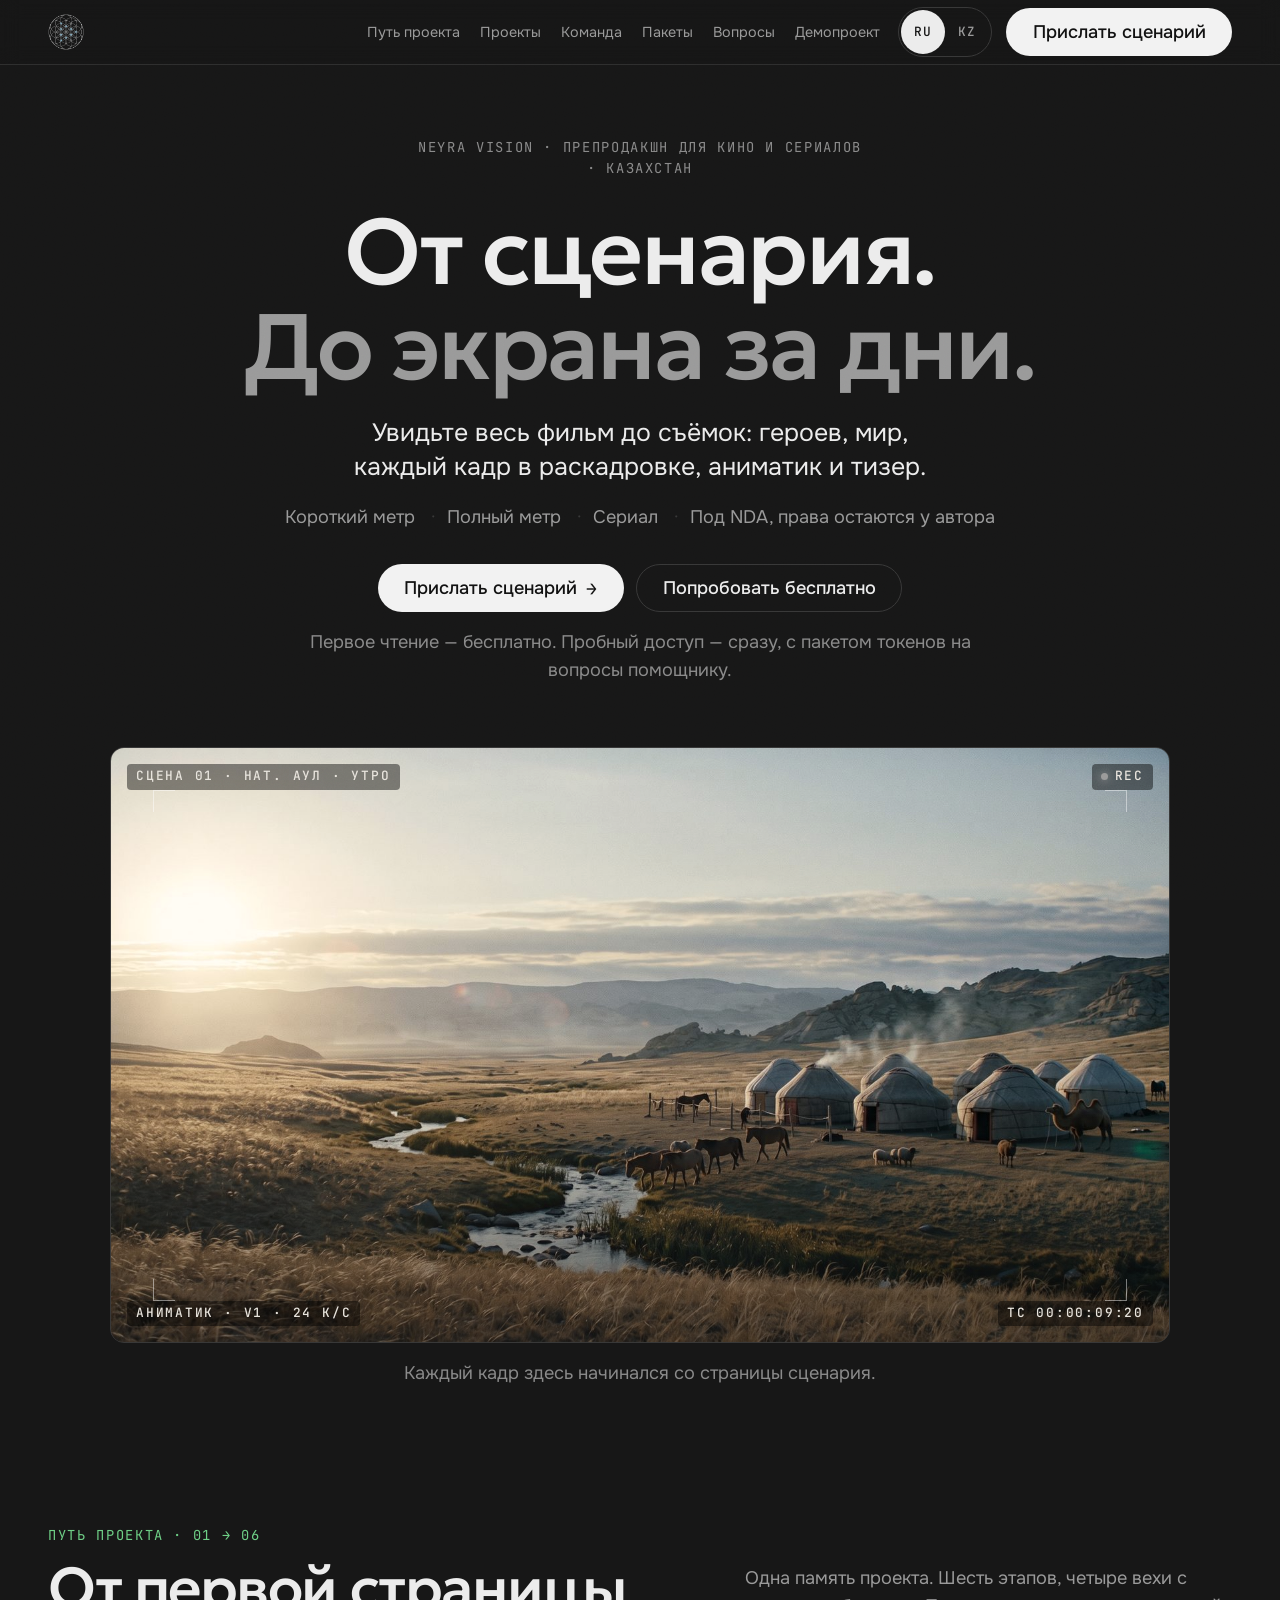
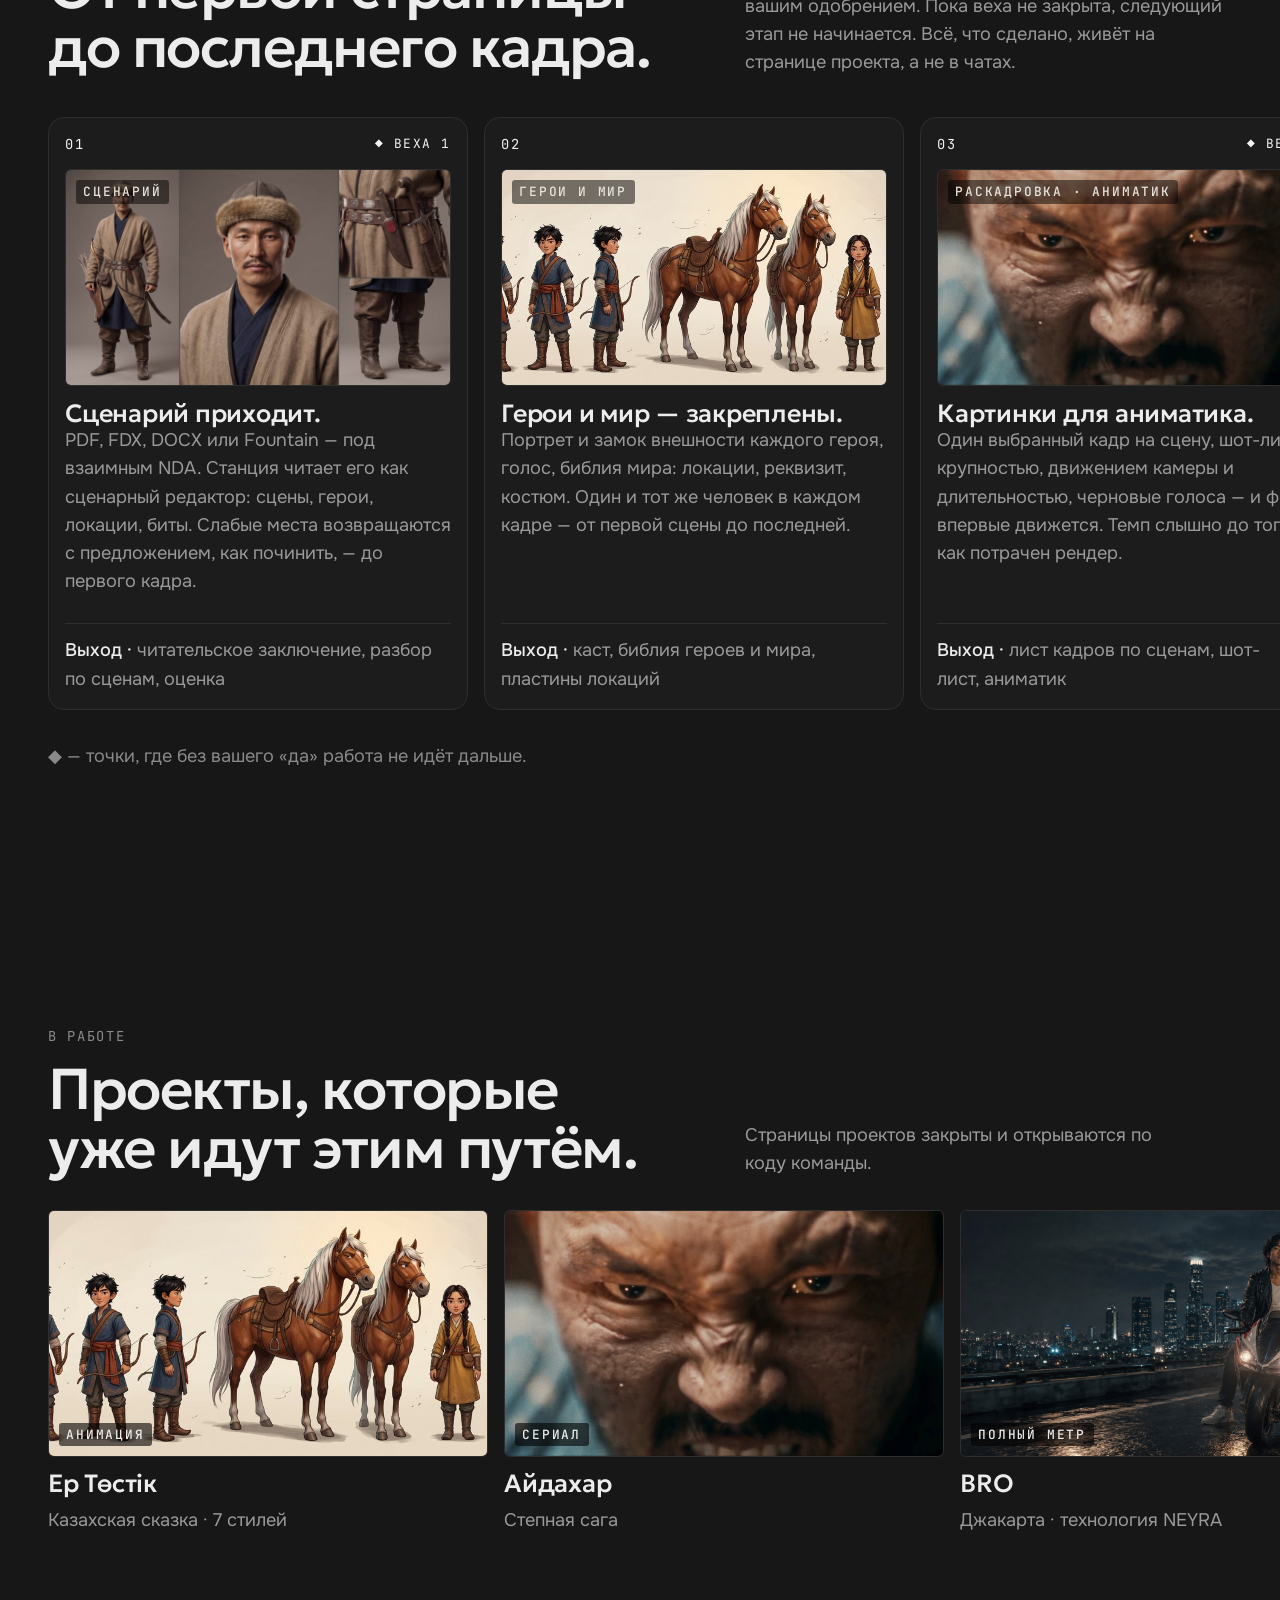
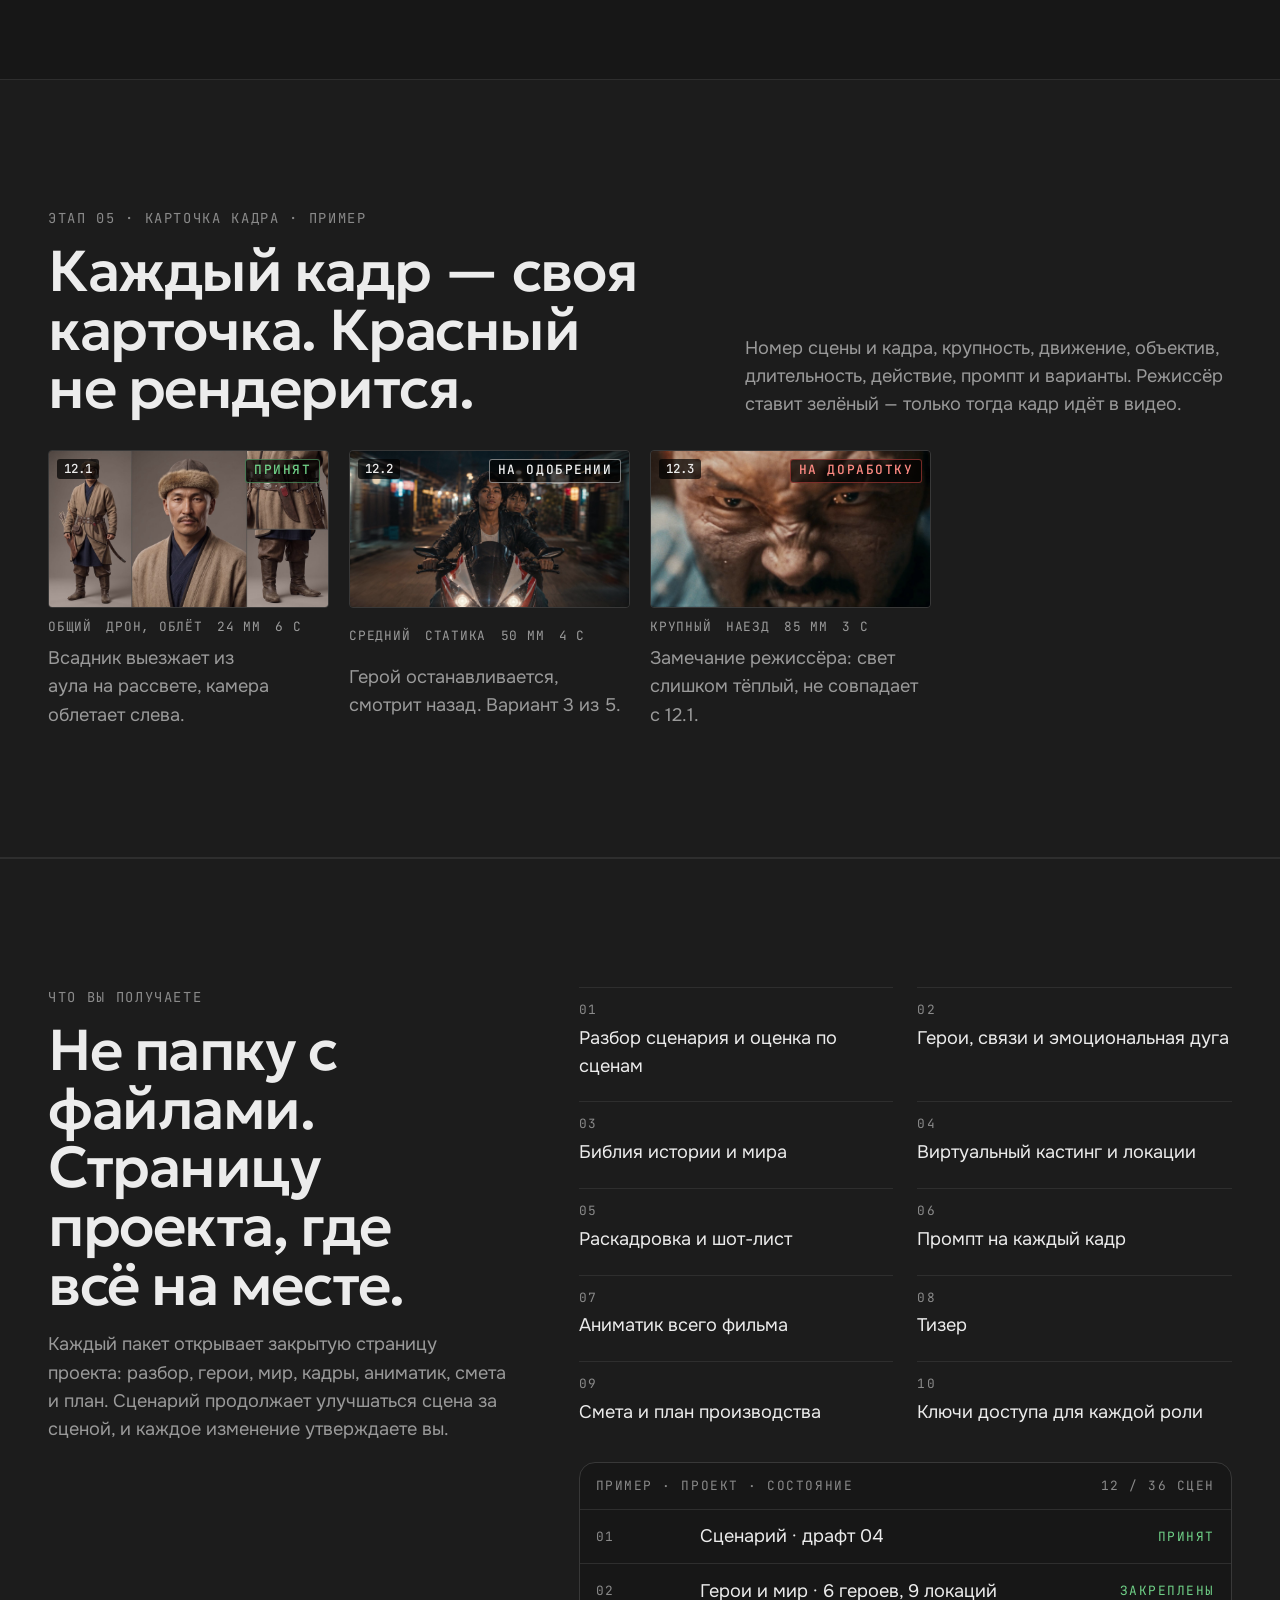
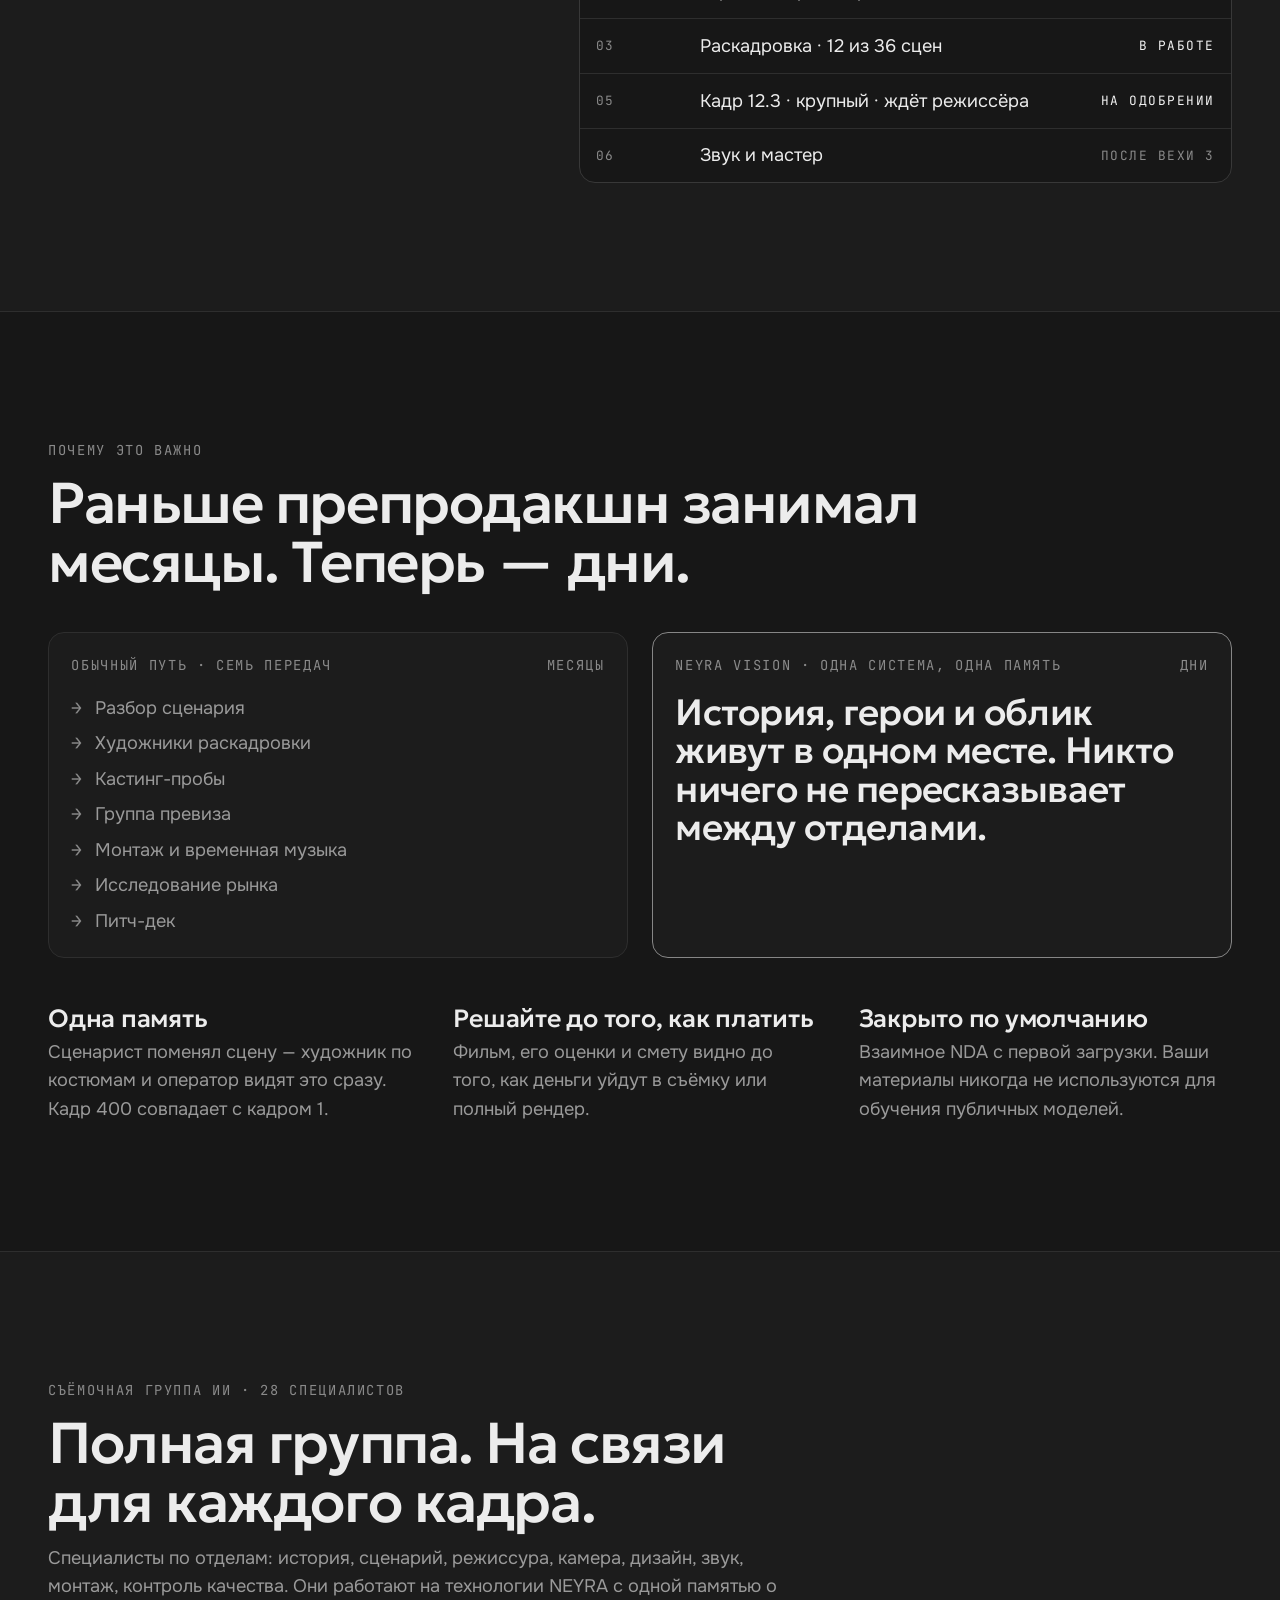
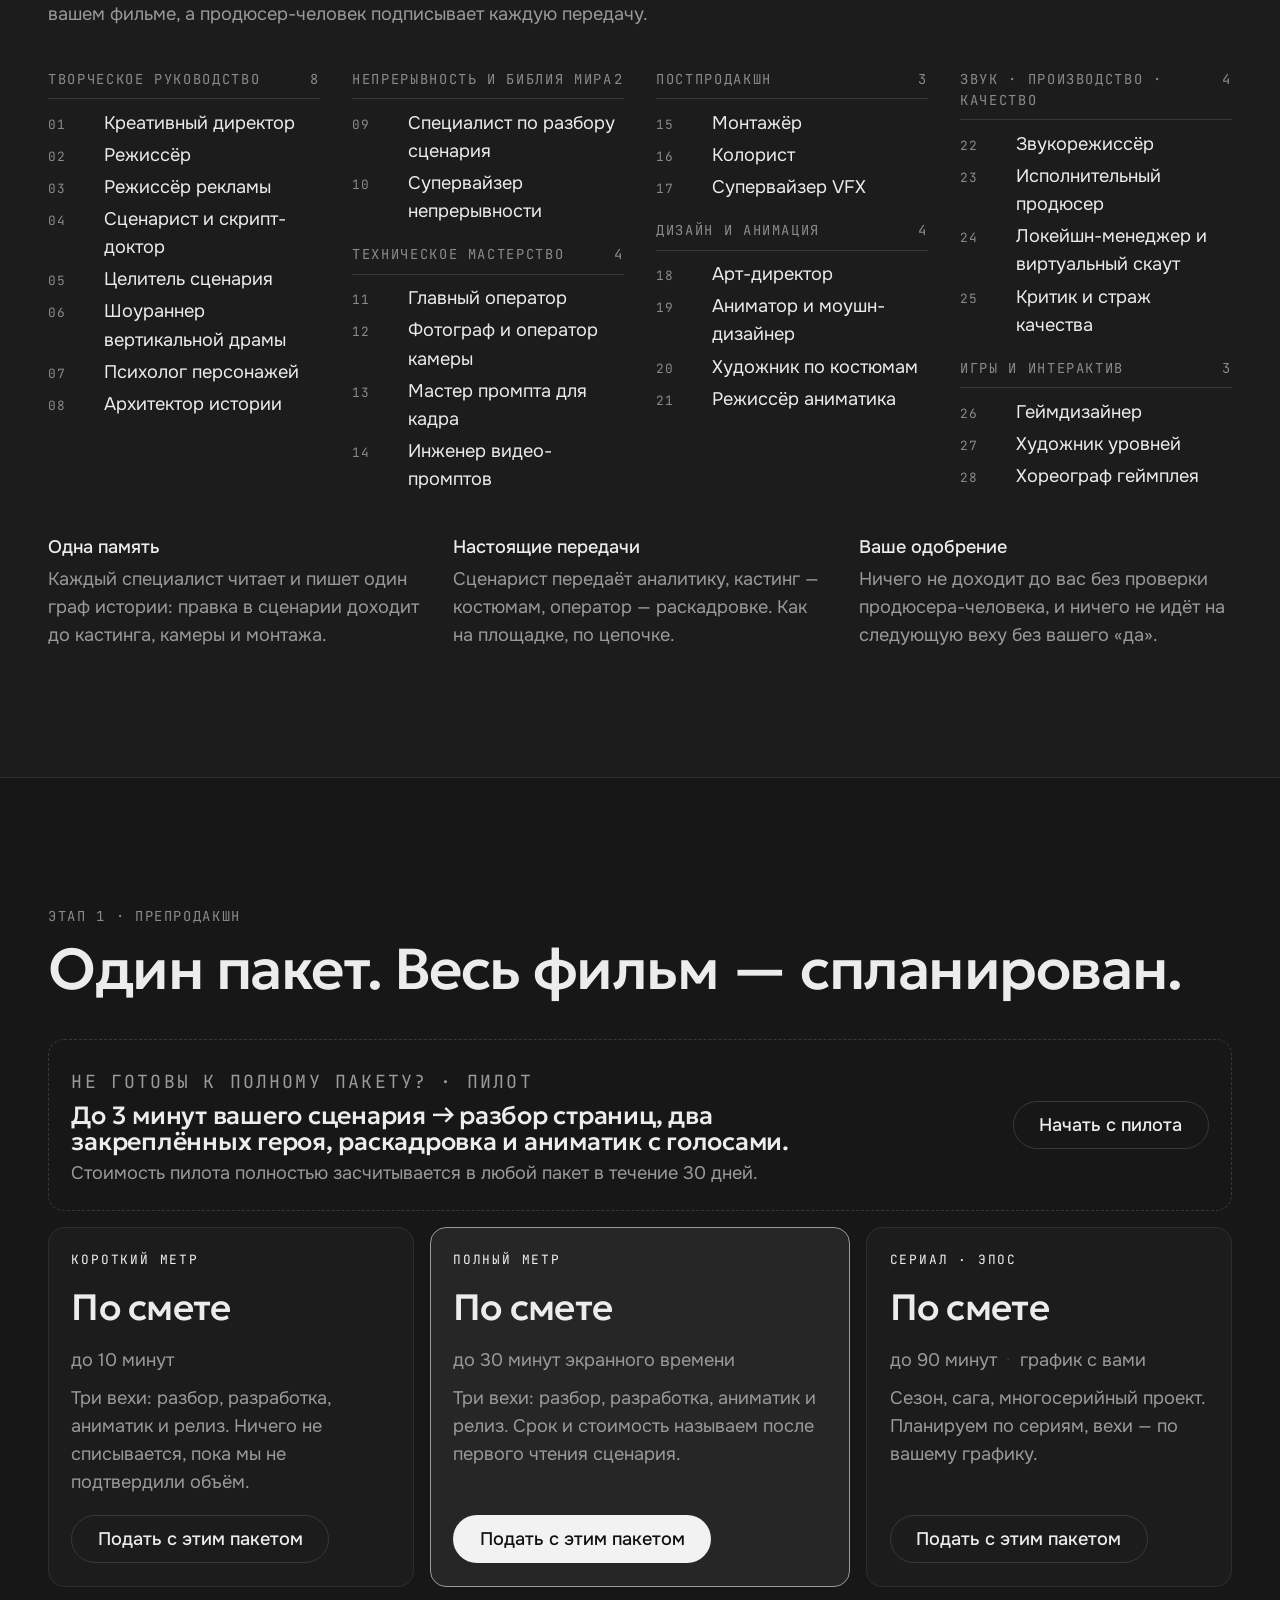
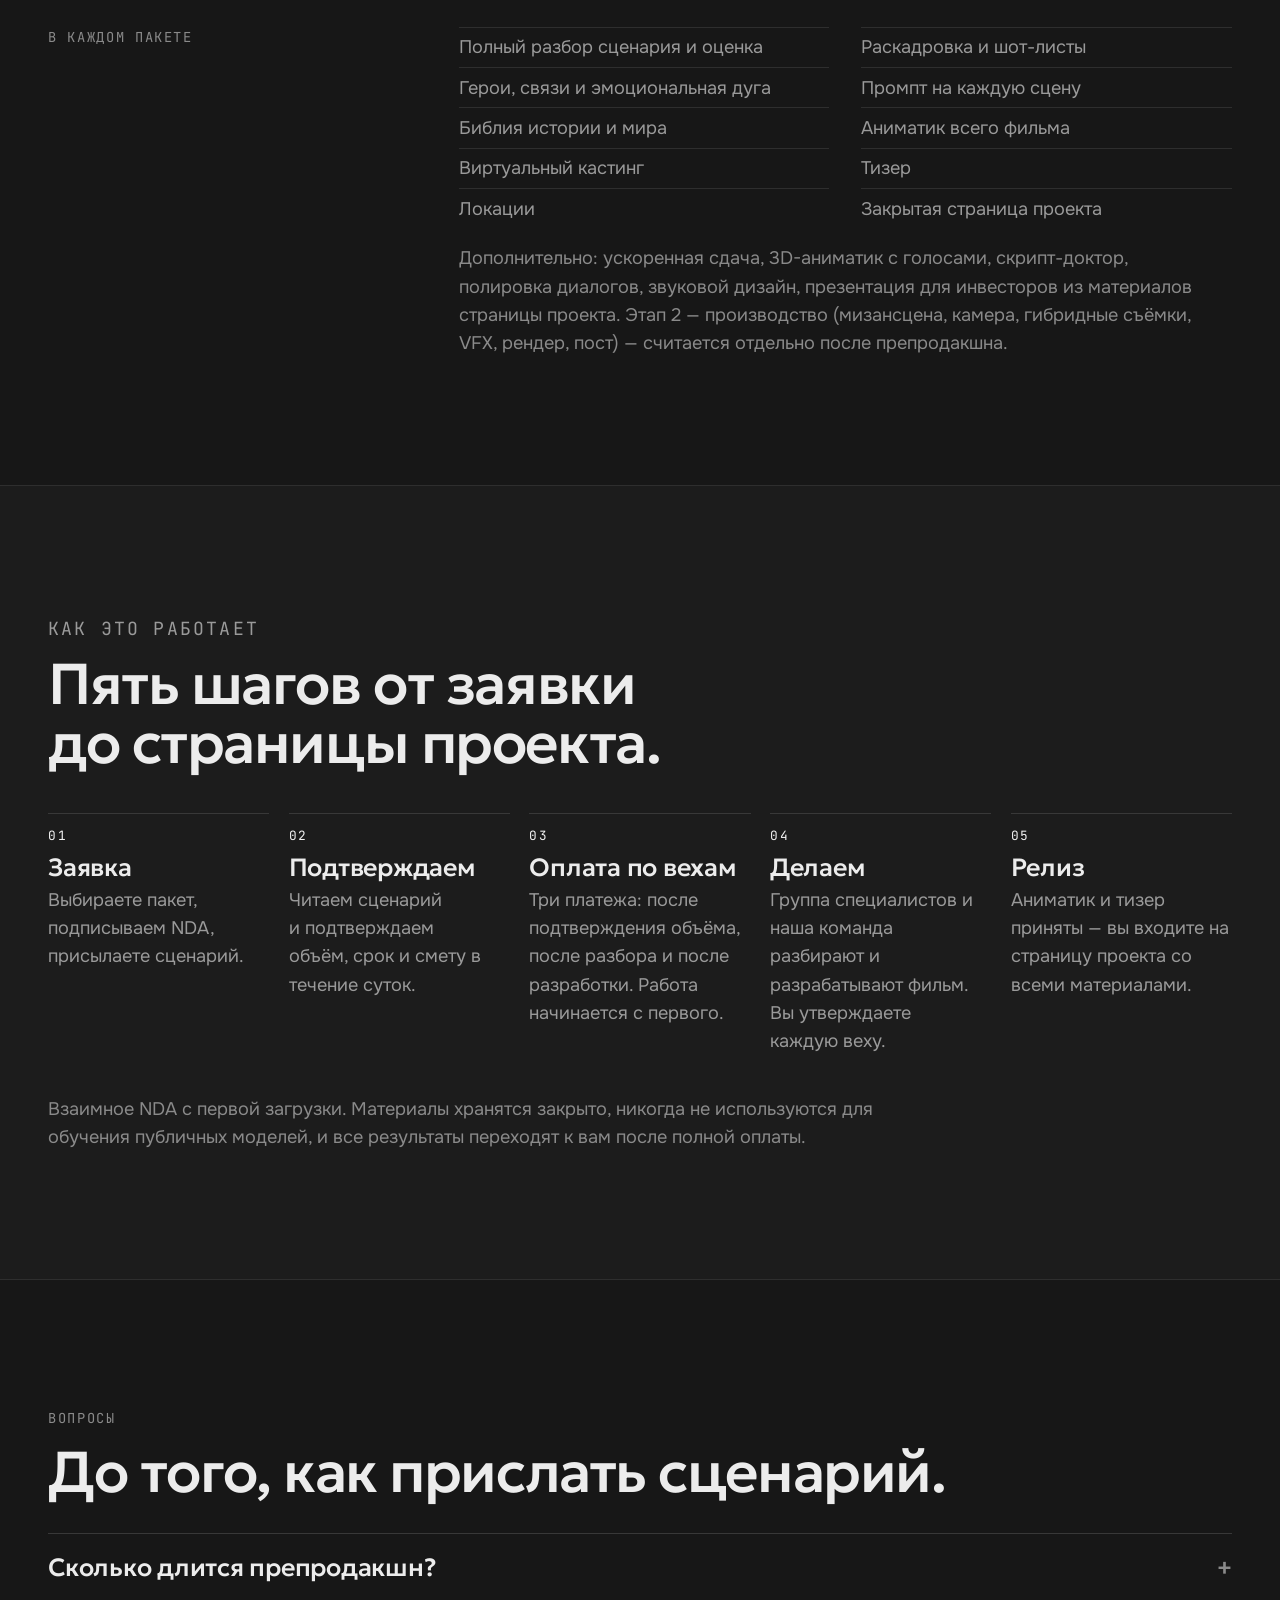
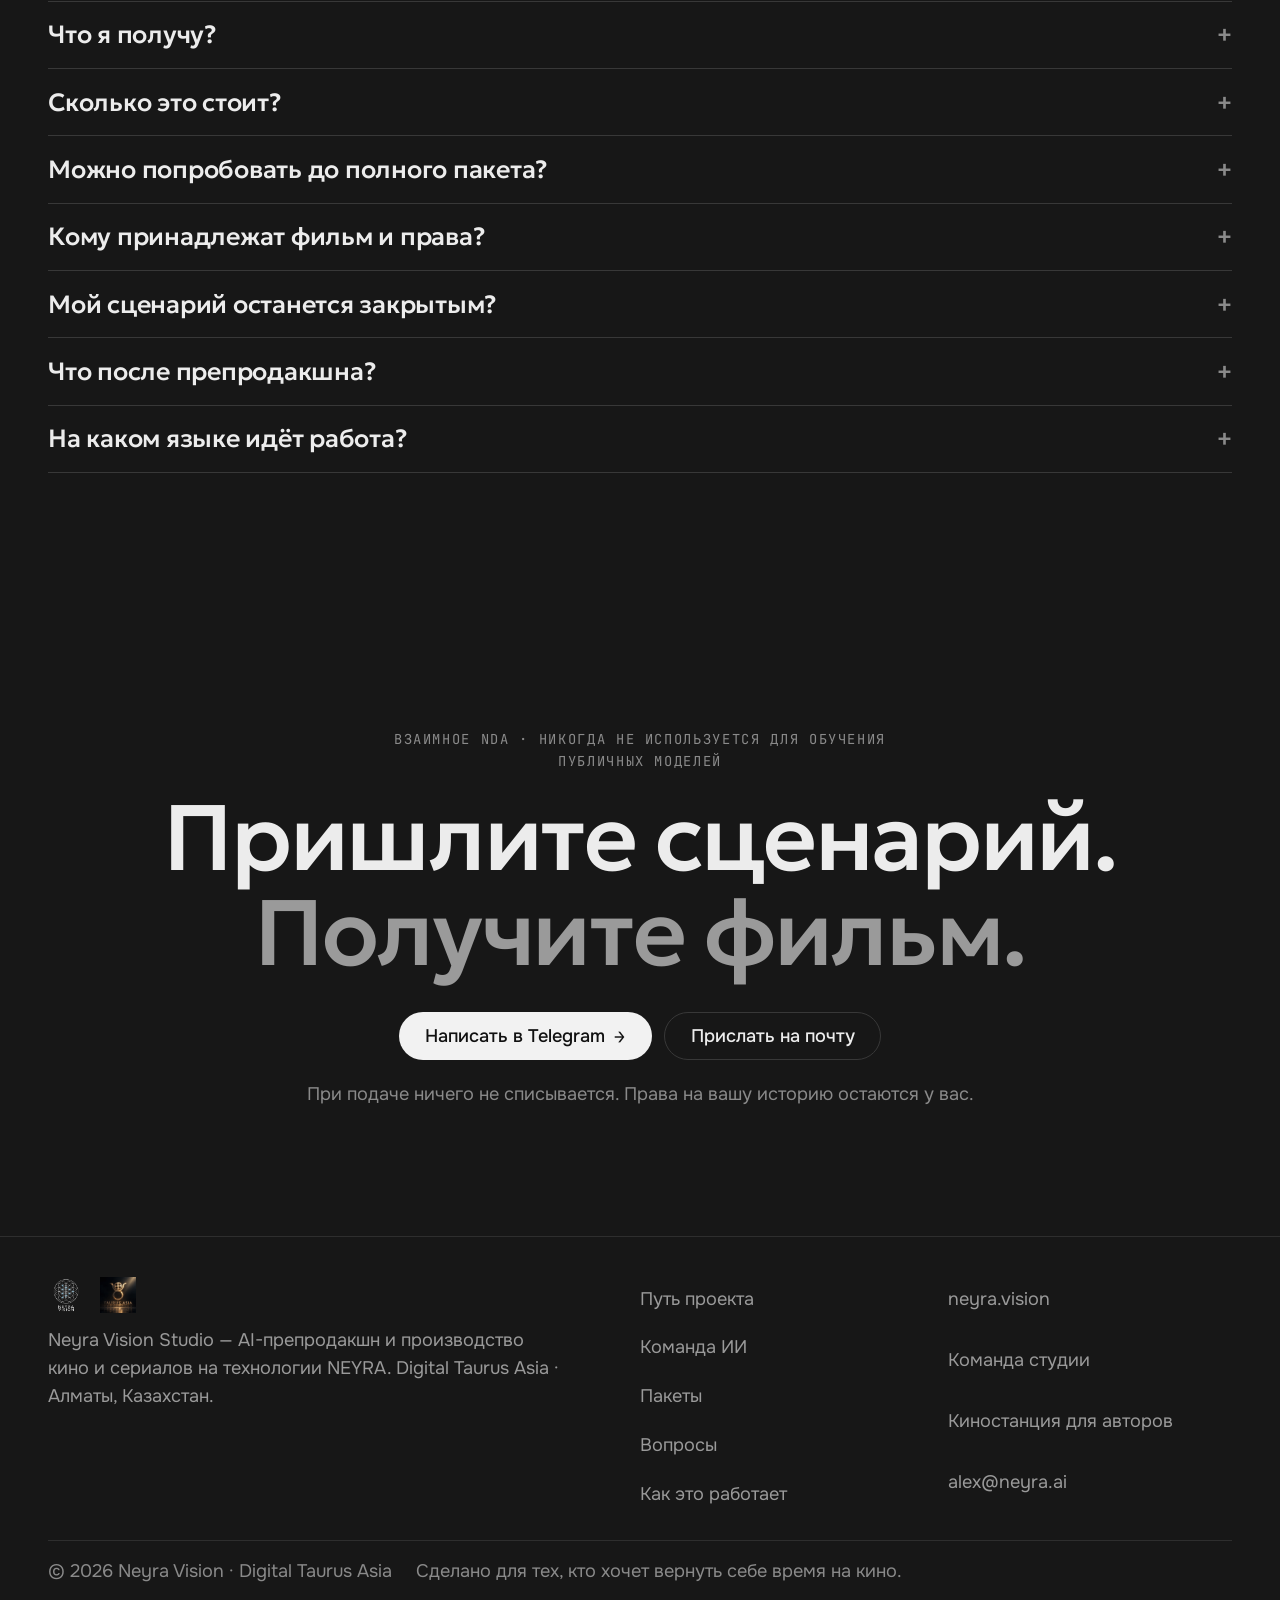
<file: index.html>
<!DOCTYPE html>
<html lang="ru" data-lang="ru">
<head>
<meta charset="utf-8">
<meta name="viewport" content="width=device-width, initial-scale=1">
<title>Neyra Vision Studio — от сценария до экрана за дни</title>
<meta name="description" content="Препродакшн для кино и сериалов в Казахстане: разбор сценария, герои и мир, раскадровка, аниматик, страница проекта для команды, каждый кадр отдельно. На русском и казахском. Права остаются у автора.">
<meta name="theme-color" content="#171717">
<meta property="og:title" content="Neyra Vision Studio — от сценария до экрана за дни">
<meta property="og:description" content="Увидьте весь фильм до съёмок: герои, мир, каждый кадр, аниматик и тизер. Казахстан · RU / KZ · права у автора.">
<meta property="og:image" content="https://studio.neyra.vision/assets/og.jpg">
<meta property="og:image:width" content="1200">
<meta property="og:image:height" content="630">
<meta property="og:type" content="website">
<link rel="icon" href="assets/favicon-64.png" sizes="64x64">
<link rel="preconnect" href="https://fonts.googleapis.com">
<link rel="preconnect" href="https://fonts.gstatic.com" crossorigin>
<link href="https://fonts.googleapis.com/css2?family=Geologica:wght@300;500;600&family=Onest:wght@400;500;600&family=JetBrains+Mono:wght@400;500&display=swap" rel="stylesheet">
<style>
:root{
  /* графит по замерам рабочих приложений — одна система с окном проекта (dizayn/tokeny.css) */
  --bg:#171717;
  --bg-2:#1c1c1c;
  --surface:#212121;
  --line:#383838;
  --line-soft:#2e2e2e;
  --text:#ececec;
  --muted:#9a9a9a;
  --dim:#8a8a8a;
  --accent:#f2f2f2;
  --accent-ink:#111;
  --ok:oklch(0.78 0.14 150);
  --rec:#9a9a9a;
  --disp:"Geologica","Onest",system-ui,sans-serif;
  --body:"Onest",system-ui,sans-serif;
  --mono:"JetBrains Mono",ui-monospace,Menlo,monospace;
  --step--1:clamp(0.80rem,0.78rem + 0.12vw,0.86rem);
  --step-0:clamp(1.00rem,0.96rem + 0.22vw,1.15rem);
  --step-1:clamp(1.20rem,1.08rem + 0.60vw,1.60rem);
  --step-2:clamp(1.50rem,1.25rem + 1.30vw,2.30rem);
  --step-3:clamp(2.00rem,1.45rem + 2.80vw,3.60rem);
  --step-4:clamp(2.70rem,1.55rem + 5.80vw,5.80rem);
  --gutter:clamp(1rem,4vw,3rem);
  --section:clamp(4.5rem,10vw,9rem);
  --ease-out:cubic-bezier(0.16,1,0.3,1);
  --r:16px;
  color-scheme:dark;
}
*{box-sizing:border-box}
html{scroll-behavior:smooth}
@media (prefers-reduced-motion:reduce){html{scroll-behavior:auto}}
body{margin:0;background:var(--bg);color:var(--text);font:400 var(--step-0)/1.55 var(--body);-webkit-font-smoothing:antialiased;overflow-x:hidden}
::selection{background:var(--accent);color:var(--accent-ink)}
:focus-visible{outline:2px solid var(--accent);outline-offset:3px}
img,video{display:block;max-width:100%}
a{color:inherit}
h1,h2,h3{font-family:var(--disp);font-weight:500;line-height:1.02;letter-spacing:-0.025em;margin:0;text-wrap:balance}
h1{font-size:var(--step-4)}
h2{font-size:var(--step-3)}
h3{font-size:var(--step-1);letter-spacing:-0.01em}
p{margin:0;max-width:62ch;text-wrap:pretty}
.wrap{width:min(100% - 2*var(--gutter),1240px);margin-inline:auto}
section{padding-block:var(--section)}
.caps{font-family:var(--mono);font-size:var(--step--1);letter-spacing:.12em;text-transform:uppercase;color:var(--dim)}
.caps.ok{color:var(--ok)}
.muted{color:var(--muted)}
.num{font-variant-numeric:tabular-nums}
/* language pairs: both in DOM, one visible */
html[data-lang="ru"] .kz{display:none!important}
html[data-lang="kz"] .ru{display:none!important}
.btn{display:inline-flex;align-items:center;gap:.5em;min-height:48px;padding:.75em 1.4em;border-radius:999px;border:1px solid transparent;font:500 var(--step-0)/1 var(--body);text-decoration:none;cursor:pointer;transition:transform .2s var(--ease-out),background-color .2s,border-color .2s}
.btn:active{transform:scale(.97)}
.btn--main{background:var(--accent);color:var(--accent-ink)}
.btn--main:hover{background:oklch(0.88 0.12 82)}
.btn--ghost{background:transparent;color:var(--text);border-color:var(--line)}
.btn--ghost:hover{border-color:var(--muted)}
.btn .arr{font-family:var(--mono)}
/* header */
.top{position:sticky;top:0;z-index:20;backdrop-filter:blur(10px);background:color-mix(in oklch,var(--bg) 78%,transparent);border-bottom:1px solid var(--line-soft)}
.top .wrap{display:flex;align-items:center;justify-content:space-between;gap:1rem;min-height:64px}
.brand{display:inline-flex;align-items:center;min-height:44px;text-decoration:none;opacity:.92;transition:opacity .2s}
.brand:hover{opacity:1}
.brand img{width:36px;height:36px;display:block}
.nav{display:flex;align-items:center;gap:.9rem}
.nav a.link{font-size:.9rem;color:var(--muted);text-decoration:none;padding:.4em .2em;white-space:nowrap}
@media (max-width:1180px){.nav a.link[href="#voprosy"],.nav a.link[href="#put"]{display:none}}
@media (max-width:980px){.nav a.link{display:none}}
.nav a.link:hover{color:var(--text)}
.lang{display:inline-flex;border:1px solid var(--line);border-radius:999px;padding:2px}
.lang button{appearance:none;background:none;border:0;color:var(--muted);font:500 .8rem/1 var(--mono);letter-spacing:.08em;padding:.5em .85em;border-radius:999px;cursor:pointer;min-height:44px;min-width:44px}
.lang button[aria-pressed="true"]{background:var(--text);color:var(--bg)}
@media (max-width:760px){.nav a.link{display:none}.nav .btn{display:none}.brand small{display:none}.brand b{font-size:.9rem;white-space:nowrap}}
/* hero */
.hero{position:relative;padding-block:clamp(3rem,8vh,6rem) 0;text-align:center}
.hero p,.final p{margin-inline:auto}
.hero .kicker{margin-bottom:1.6rem}
.hero h1 .l2{display:block;color:var(--muted)}
.hero .lead{margin:1.4rem auto 0;font-size:var(--step-1);max-width:34ch;line-height:1.35}
.hero .line{margin:1.2rem auto 0;color:var(--muted);font-size:var(--step-0)}
.hero .line .ru~.ru::before,.hero .line .kz~.kz::before{content:"·";margin-inline:.6em;color:var(--line)}
.hero .actions{display:flex;flex-wrap:wrap;justify-content:center;gap:.8rem;margin-top:2rem}
.hero .trust{margin:1rem auto 0;color:var(--dim);font-size:var(--step-0)}
.monitor{position:relative;margin:clamp(2.5rem,7vh,5rem) auto 0;width:min(100%,1060px);aspect-ratio:16/9;border:1px solid var(--line);border-radius:14px;overflow:hidden;background:var(--surface)}
.monitor img{width:100%;height:100%;object-fit:cover;filter:saturate(.9) contrast(1.02)}
.monitor::after{content:"";position:absolute;inset:0;background:linear-gradient(to top,color-mix(in oklch,var(--bg) 55%,transparent),transparent 45%)}
.monitor .tag{position:absolute;z-index:2;font:500 .8rem/1 var(--mono);letter-spacing:.14em;text-transform:uppercase;color:oklch(0.92 0.01 85);padding:.5em .7em;background:rgb(0 0 0/.45);border-radius:4px}
.monitor .tl{left:1rem;top:1rem}.monitor .tr{right:1rem;top:1rem;display:flex;align-items:center;gap:.5em}
.monitor .bl{left:1rem;bottom:1rem}.monitor .br{right:1rem;bottom:1rem}
.monitor .dot{width:.55em;height:.55em;border-radius:50%;background:var(--rec);box-shadow:0 0 8px var(--rec)}
.monitor .corner{position:absolute;z-index:2;width:22px;height:22px;border:1px solid rgb(255 255 255/.45)}
.monitor .c1{left:2.6rem;top:2.6rem;border-right:0;border-bottom:0}.monitor .c2{right:2.6rem;top:2.6rem;border-left:0;border-bottom:0}
.monitor .c3{left:2.6rem;bottom:2.6rem;border-right:0;border-top:0}.monitor .c4{right:2.6rem;bottom:2.6rem;border-left:0;border-top:0}
.hero .under{margin:1rem auto 0;color:var(--dim);font-size:var(--step-0)}
@media (max-width:600px){.monitor{border-radius:8px}.monitor .tag{font-size:.8rem;letter-spacing:.06em}.monitor .corner{display:none}}
/* path (signature) */
.path .head{display:grid;gap:1rem;grid-template-columns:1fr;align-items:end;margin-bottom:2.5rem}
@media (min-width:900px){.path .head{grid-template-columns:7fr 5fr}}
.path .head p{margin-top:.6rem}
.strip{display:grid;grid-auto-flow:column;grid-auto-columns:min(82vw,420px);gap:1rem;overflow-x:auto;scroll-snap-type:x mandatory;padding-bottom:1rem;scrollbar-width:thin;scrollbar-color:var(--line) transparent;width:100vw;margin-inline:calc(50% - 50vw);padding-inline:max(var(--gutter),calc(50vw - 620px));scroll-padding-inline:max(var(--gutter),calc(50vw - 620px))}
.stage{scroll-snap-align:start;display:grid;grid-template-rows:auto auto 1fr auto;gap:.9rem;border:1px solid var(--line-soft);border-radius:16px;padding:1rem;background:var(--bg-2)}
.stage .frame{position:relative;aspect-ratio:16/9;border-radius:6px;overflow:hidden;background:var(--surface);border:1px solid var(--line-soft)}
.stage .frame img{width:100%;height:100%;object-fit:cover;filter:saturate(.85)}
.stage .frame .tc{position:absolute;left:.6rem;top:.6rem;font:500 .8rem/1 var(--mono);letter-spacing:.14em;color:oklch(0.92 0.01 85);background:rgb(0 0 0/.5);padding:.45em .6em;border-radius:3px;text-transform:uppercase}
.stage .n{display:flex;justify-content:space-between;align-items:center}
.stage .n .caps{color:var(--accent)}
.stage h3{font-size:var(--step-1)}
.stage p{font-size:var(--step-0);color:var(--muted)}
.stage .out{border-top:1px solid var(--line-soft);padding-top:.8rem;font-size:var(--step-0);color:var(--muted)}
.stage .out b{font-weight:500;color:var(--text)}
.stage .gate{font-family:var(--mono);font-size:.8rem;letter-spacing:.12em;text-transform:uppercase;color:var(--accent)}
.hint{margin-top:1rem;font-size:var(--step-0);color:var(--dim)}
/* works + boards */
.works__head{display:grid;gap:1rem;grid-template-columns:1fr;align-items:end;margin-bottom:2rem}
@media (min-width:900px){.works__head{grid-template-columns:7fr 5fr}}
.lenta{display:grid;grid-auto-flow:column;grid-auto-columns:min(78vw,440px);gap:1rem;overflow-x:auto;scroll-snap-type:x mandatory;padding-bottom:1rem;scrollbar-width:thin;scrollbar-color:var(--line) transparent;width:100vw;margin-inline:calc(50% - 50vw);padding-inline:max(var(--gutter),calc(50vw - 620px));scroll-padding-inline:max(var(--gutter),calc(50vw - 620px))}
.clip{scroll-snap-align:start;display:grid;gap:.5rem;color:inherit;text-decoration:none}
.clip__frame{position:relative;display:block;aspect-ratio:16/9;background:var(--surface);overflow:hidden;border-radius:6px;border:1px solid var(--line-soft)}
.clip__frame img{width:100%;height:100%;object-fit:cover;transition:transform .6s var(--ease-out);filter:saturate(.9)}
.clip:hover .clip__frame img{transform:scale(1.04)}
.clip__kind{position:absolute;left:.6rem;bottom:.6rem;padding:.4em .6em;background:rgb(0 0 0/.6);font:500 .8rem/1 var(--mono);letter-spacing:.14em;text-transform:uppercase;border-radius:3px}
.clip__title{font:500 var(--step-1)/1.15 var(--disp);letter-spacing:-.01em;margin-top:.3rem}
.clip__sub{font-size:var(--step-0);color:var(--muted)}
.kadr{background:var(--bg-2);border-block:1px solid var(--line-soft)}
.boards{display:grid;grid-template-columns:repeat(auto-fill,minmax(280px,1fr));gap:1.5rem 1.25rem;list-style:none;margin:0;padding:0}
.board{display:grid;gap:.6rem}
.board__frame{position:relative;aspect-ratio:16/9;background:var(--surface);border:1px solid var(--line);border-radius:4px;overflow:hidden}
.board__frame img{width:100%;height:100%;object-fit:cover;display:block;filter:saturate(.85)}
.board__id{position:absolute;left:.5rem;top:.5rem;padding:.3em .55em;background:rgb(0 0 0/.7);font:500 .78rem/1 var(--mono);border-radius:3px}
.board__st{position:absolute;right:.5rem;top:.5rem;padding:.35em .6em;background:rgb(0 0 0/.7);font:500 .8rem/1 var(--mono);letter-spacing:.12em;text-transform:uppercase;border-radius:3px;border:1px solid transparent}
.board__st.g{color:var(--ok);border-color:color-mix(in oklch,var(--ok) 50%,transparent)}
.board__st.y{color:var(--accent);border-color:color-mix(in oklch,var(--accent) 50%,transparent)}
.board__st.r{color:oklch(0.78 0.16 25);border-color:oklch(0.55 0.16 25/.6)}
.board__specs{display:flex;flex-wrap:wrap;gap:.3rem .9rem;font:.8rem var(--mono);color:var(--muted);text-transform:uppercase;letter-spacing:.06em}
.board__action{margin:0;font-size:var(--step-0);color:var(--muted)}
/* receive */
.receive{background:var(--bg-2);border-block:1px solid var(--line-soft)}
.receive .grid{display:grid;gap:2.5rem;grid-template-columns:1fr}
@media (min-width:900px){.receive .grid{grid-template-columns:5fr 7fr;gap:4rem}}
.receive ul{list-style:none;margin:0;padding:0;display:grid;grid-template-columns:repeat(auto-fill,minmax(230px,1fr));gap:.6rem 1.5rem}
.receive li{padding:.75rem 0;border-top:1px solid var(--line-soft);font-size:var(--step-0)}
.receive li .caps{display:block;margin-bottom:.25rem;font-size:.8rem}
.panel{margin-top:1.5rem;border:1px solid var(--line);border-radius:16px;overflow:hidden;background:var(--bg)}
.panel .bar{display:flex;gap:1rem;align-items:center;justify-content:space-between;padding:.8rem 1rem;border-bottom:1px solid var(--line-soft);font-family:var(--mono);font-size:.8rem;letter-spacing:.12em;text-transform:uppercase;color:var(--dim)}
.panel .rows{display:grid;grid-template-columns:1fr}
.panel .row{display:grid;grid-template-columns:5.5rem 1fr auto;gap:1rem;align-items:center;padding:.8rem 1rem;border-bottom:1px solid var(--line-soft);font-size:var(--step-0)}
.panel .row:last-child{border-bottom:0}
.panel .row .k{font-family:var(--mono);font-size:.8rem;letter-spacing:.1em;color:var(--dim)}
.panel .row .s{font-family:var(--mono);font-size:.8rem;letter-spacing:.12em;text-transform:uppercase}
.s.g{color:var(--ok)}.s.y{color:var(--accent)}.s.d{color:var(--dim)}
@media (max-width:480px){.panel .row{grid-template-columns:4.5rem 1fr;gap:.5rem}.panel .row .s{grid-column:2}}
/* why */
.why .cols{display:grid;gap:1rem;grid-template-columns:1fr}
@media (min-width:860px){.why .cols{grid-template-columns:1fr 1fr;gap:1.5rem}}
.why .col{border:1px solid var(--line-soft);border-radius:16px;padding:1.4rem;background:var(--bg-2)}
.why .col.one{border-color:color-mix(in oklch,var(--accent) 45%,var(--line))}
.why .col .caps{display:flex;justify-content:space-between;margin-bottom:1rem}
.why ol{margin:0;padding:0;list-style:none;display:grid;gap:.4rem;font-size:var(--step-0);color:var(--muted)}
.why ol li{display:flex;gap:.8rem;align-items:baseline}
.why ol li::before{content:"→";font-family:var(--mono);color:var(--dim)}
.why .big{font-family:var(--disp);font-size:var(--step-2);font-weight:500;letter-spacing:-.02em;line-height:1.05}
.why .three{display:grid;gap:1.5rem 2rem;grid-template-columns:repeat(auto-fit,minmax(240px,1fr));margin-top:3rem}
.why .three h3{margin-bottom:.4rem}
.why .three p{font-size:var(--step-0);color:var(--muted)}
/* crew */
.crew{background:var(--bg-2);border-block:1px solid var(--line-soft)}
.crew .lead{margin-top:.8rem;color:var(--muted)}
.depts{margin-top:2.5rem;display:grid;gap:1.4rem 2rem;grid-template-columns:repeat(auto-fill,minmax(270px,1fr))}
.dept .caps{display:flex;justify-content:space-between;border-bottom:1px solid var(--line);padding-bottom:.5rem;margin-bottom:.6rem}
.dept ul{list-style:none;margin:0;padding:0;display:grid;gap:.25rem}
.dept li{font-size:var(--step-0);display:flex;gap:.6rem;align-items:baseline}
.dept li i{font:400 .8rem/1 var(--mono);letter-spacing:.1em;color:var(--dim);min-width:3.6em}
.crew .rule{margin-top:2.5rem;display:grid;gap:1.2rem 2rem;grid-template-columns:repeat(auto-fit,minmax(240px,1fr))}
.crew .rule p{font-size:var(--step-0);color:var(--muted)}
.crew .rule b{display:block;color:var(--text);font-weight:500;margin-bottom:.2rem}
/* packages */
.pilot{display:grid;gap:1rem;grid-template-columns:1fr;align-items:center;border:1px dashed var(--line);border-radius:16px;padding:1.4rem;margin:2.5rem 0 1rem}
@media (min-width:860px){.pilot{grid-template-columns:1fr auto}}
.pilot p{color:var(--muted);font-size:var(--step-0);margin-top:.3rem}
.pack{display:grid;gap:1rem;grid-template-columns:1fr}
@media (min-width:860px){.pack{grid-template-columns:1fr 1.15fr 1fr;align-items:stretch}}
.card{border:1px solid var(--line-soft);border-radius:16px;padding:1.4rem;background:var(--bg-2);display:grid;grid-template-rows:auto auto auto 1fr auto;gap:.6rem}
.card.main{border-color:color-mix(in oklch,var(--accent) 55%,var(--line));background:color-mix(in oklch,var(--accent) 6%,var(--bg-2))}
.card .tag{font-family:var(--mono);font-size:.8rem;letter-spacing:.14em;text-transform:uppercase;color:var(--accent)}
.card .price{font-family:var(--disp);font-size:var(--step-2);font-weight:500;letter-spacing:-.02em}
.card .scope{color:var(--muted);font-size:var(--step-0)}
.card .scope span+span::before{content:"·";margin-inline:.5em;color:var(--line)}
.card p{font-size:var(--step-0);color:var(--muted)}
.card .btn{justify-self:start;margin-top:.6rem}
.incl{margin-top:2.5rem;display:grid;gap:1.5rem;grid-template-columns:1fr}
@media (min-width:860px){.incl{grid-template-columns:1fr 2fr}}
.incl ul{list-style:none;margin:0;padding:0;columns:2;column-gap:2rem;font-size:var(--step-0);color:var(--muted)}
.incl li{break-inside:avoid;padding:.35rem 0;border-top:1px solid var(--line-soft)}
@media (max-width:600px){.incl ul{columns:1}}
.incl .add{margin-top:1rem;font-size:var(--step-0);color:var(--dim)}
/* steps */
.steps{background:var(--bg-2);border-block:1px solid var(--line-soft)}
.steps ol{list-style:none;margin:2.5rem 0 0;padding:0;display:grid;gap:1.2rem;grid-template-columns:repeat(auto-fit,minmax(200px,1fr));counter-reset:s}
.steps li{counter-increment:s;border-top:1px solid var(--line);padding-top:1rem}
.steps li::before{content:counter(s,decimal-leading-zero);font:400 .8rem/1 var(--mono);letter-spacing:.14em;color:var(--accent);display:block;margin-bottom:.8rem}
.steps h3{margin-bottom:.35rem}
.steps p{font-size:var(--step-0);color:var(--muted)}
.steps .note{margin-top:2.5rem;font-size:var(--step-0);color:var(--dim);max-width:70ch}
/* faq */
.faq .list{margin-top:2rem;border-top:1px solid var(--line)}
.faq details{border-bottom:1px solid var(--line)}
.faq summary{cursor:pointer;list-style:none;display:flex;justify-content:space-between;gap:1rem;align-items:center;padding:1.1rem 0;font:500 var(--step-1)/1.25 var(--disp);letter-spacing:-.01em}
.faq summary::-webkit-details-marker{display:none}
.faq summary::after{content:"+";font-family:var(--mono);color:var(--dim);transition:transform .2s var(--ease-out)}
.faq details[open] summary::after{transform:rotate(45deg)}
.faq details p{padding:0 0 1.2rem;color:var(--muted);max-width:70ch}
/* final */
.final{text-align:center;position:relative;overflow:hidden}
.final h2{font-size:var(--step-4)}
.final h2 .l2{display:block;color:var(--muted)}
.final .actions{display:flex;flex-wrap:wrap;justify-content:center;gap:.8rem;margin-top:2rem}
.final .trust{margin:1.2rem auto 0;color:var(--dim);font-size:var(--step-0)}
/* footer */
footer{border-top:1px solid var(--line-soft);padding:2.5rem 0 calc(2rem + env(safe-area-inset-bottom));font-size:var(--step-0);color:var(--muted)}
footer .wrap{display:grid;gap:1.5rem;grid-template-columns:1fr}
@media (min-width:760px){footer .wrap{grid-template-columns:2fr 1fr 1fr}}
footer .logos{display:flex;gap:1rem;align-items:center;margin-bottom:.8rem}
footer .logos img{height:36px;width:auto;opacity:.9}
footer ul{list-style:none;margin:0;padding:0;display:grid;gap:.3rem}
footer a{text-decoration:none;color:var(--muted);display:inline-flex;align-items:center;min-height:44px}
.out a{display:inline-flex;align-items:center;min-height:44px}
.brand{min-height:44px}
footer a:hover{color:var(--text)}
footer .legal{grid-column:1/-1;border-top:1px solid var(--line-soft);padding-top:1rem;font-size:var(--step-0);color:var(--dim);display:flex;flex-wrap:wrap;gap:.5rem 1.5rem}
/* mobile sticky cta */
.sticky{position:fixed;left:0;right:0;bottom:0;z-index:30;padding:.6rem var(--gutter) calc(.6rem + env(safe-area-inset-bottom));background:color-mix(in oklch,var(--bg) 85%,transparent);backdrop-filter:blur(10px);border-top:1px solid var(--line-soft);display:none}
.sticky .btn{width:100%;justify-content:center}
@media (max-width:760px){.sticky{display:block}body{padding-bottom:84px}}
/* reveal */
.js [data-reveal]{opacity:0;transform:translateY(22px);transition:opacity .8s var(--ease-out),transform .8s var(--ease-out)}
.js [data-reveal].in{opacity:1;transform:none}
@media (prefers-reduced-motion:reduce){.js [data-reveal]{opacity:1;transform:none;transition:none}*,*::before,*::after{transition:none!important;animation:none!important}.clip:hover .clip__frame img{transform:none}.btn:active{transform:none}.faq details[open] summary::after{transform:none}}
.grain::after{content:"";position:fixed;inset:0;pointer-events:none;z-index:99;opacity:.045;background-image:url("data:image/svg+xml;utf8,<svg xmlns='http://www.w3.org/2000/svg' width='200' height='200'><filter id='n'><feTurbulence type='fractalNoise' baseFrequency='.9' numOctaves='2' stitchTiles='stitch'/></filter><rect width='100%' height='100%' filter='url(%23n)'/></svg>");mix-blend-mode:overlay}
/* пробный вход */
.proba{border:0;border-radius:20px;background:var(--bg-2,#171717);color:var(--text);padding:0;max-width:min(520px,calc(100vw - 32px));width:100%}
.proba::backdrop{background:rgba(0,0,0,.6)}
.proba__form,.proba__done{position:relative;padding:28px 28px 24px}
.proba h2{margin:0 0 .4em;padding-right:44px;font:600 1.5rem/1.15 var(--disp);letter-spacing:-.02em}
.proba__lead{margin:0 0 1.2rem;color:var(--muted);line-height:1.5}
.proba label{display:block;font-size:.85rem;color:var(--muted);margin:14px 0 6px}
.proba input,.proba textarea{width:100%;box-sizing:border-box;background:#262626;border:1px solid transparent;border-radius:12px;color:var(--text);padding:12px 14px;font:inherit}
.proba input:focus,.proba textarea:focus{outline:none;border-color:var(--muted)}
.proba textarea{font-family:var(--mono);font-size:.82rem;word-break:break-all;resize:none}
.proba__actions{display:flex;flex-wrap:wrap;gap:.6rem;margin-top:18px}
.proba__error{color:#ececec;font-size:.9rem;margin:10px 0 0}
.proba__fine{font-size:.8rem;color:var(--dim);margin:14px 0 0;line-height:1.5}
.proba__close{position:absolute;top:14px;right:14px;width:36px;height:36px;border-radius:50%;border:0;background:#262626;color:var(--text);font-size:1.2rem;cursor:pointer}
button.btn{font-family:inherit}
</style>
</head>
<body class="grain">

<header class="top">
  <div class="wrap">
    <a class="brand" href="./" aria-label="Neyra Vision Studio" title="Neyra Vision Studio">
      <img src="assets/znak-nv.png" width="36" height="36" alt="">
    </a>
    <nav class="nav" aria-label="Разделы">
      <a class="link" href="#put"><span class="ru">Путь проекта</span><span class="kz">Жоба жолы</span></a>
      <a class="link" href="#proekty"><span class="ru">Проекты</span><span class="kz">Жобалар</span></a>
      <a class="link" href="#komanda"><span class="ru">Команда</span><span class="kz">Топ</span></a>
      <a class="link" href="#pakety"><span class="ru">Пакеты</span><span class="kz">Пакеттер</span></a>
      <a class="link" href="#voprosy"><span class="ru">Вопросы</span><span class="kz">Сұрақтар</span></a>
      <a class="link" href="studio/#/studio/overview"><span class="ru">Демопроект</span><span class="kz">Деможоба</span></a>
      <div class="lang" role="group" aria-label="Язык / Тіл">
        <button type="button" data-set="ru" aria-pressed="true">RU</button>
        <button type="button" data-set="kz" aria-pressed="false">KZ</button>
      </div>
      <a class="btn btn--main" href="https://t.me/mis_ter_bro"><span class="ru">Прислать сценарий</span><span class="kz">Сценарий жіберу</span></a>
    </nav>
  </div>
</header>

<main>

<section class="hero">
  <div class="wrap">
    <p class="caps kicker"><span class="ru">Neyra Vision · Препродакшн для кино и сериалов · Казахстан</span><span class="kz">Neyra Vision · Кино мен сериалдарға препродакшн · Қазақстан</span></p>
    <h1>
      <span class="ru">От сценария.<span class="l2">До экрана за дни.</span></span>
      <span class="kz">Сценарийден.<span class="l2">Экранға — бірнеше күнде.</span></span>
    </h1>
    <p class="lead">
      <span class="ru">Увидьте весь фильм до съёмок: героев, мир, каждый кадр в раскадровке, аниматик и&nbsp;тизер.</span>
      <span class="kz">Фильмді түсірілімге дейін толық көріңіз: кейіпкерлер, әлем, раскадровкадағы әр кадр, аниматик және&nbsp;тизер.</span>
    </p>
    <p class="line">
      <span class="ru">Короткий метр</span><span class="kz">Қысқа метраж</span>
      <span class="ru">Полный метр</span><span class="kz">Толық метраж</span>
      <span class="ru">Сериал</span><span class="kz">Сериал</span>
      <span class="ru">Под NDA, права остаются у&nbsp;автора</span><span class="kz">NDA бойынша, құқықтар авторда қалады</span>
    </p>
    <div class="actions">
      <a class="btn btn--main" href="https://t.me/mis_ter_bro"><span class="ru">Прислать сценарий</span><span class="kz">Сценарий жіберу</span> <span class="arr">→</span></a>
      <button class="btn btn--ghost" type="button" data-proba><span class="ru">Попробовать бесплатно</span><span class="kz">Тегін байқап көру</span></button>
    </div>
    <p class="trust"><span class="ru">Первое чтение — бесплатно. Пробный доступ — сразу, с пакетом токенов на вопросы помощнику.</span><span class="kz">Алғашқы оқу — тегін. Сынақ қолжетімділік — бірден, көмекшіге сұрақтарға токен пакетімен.</span></p>

    <figure class="monitor" aria-label="Кадр из аниматика">
      <img src="assets/kadr-aul-leto.jpg" width="1600" height="893" alt="Кадр: казахский аул летом, золотой свет" fetchpriority="high">
      <span class="tag tl"><span class="ru">Сцена 01 · Нат. Аул · Утро</span><span class="kz">Сахна 01 · Сырт. Ауыл · Таң</span></span>
      <span class="tag tr"><span class="dot" aria-hidden="true"></span>REC</span>
      <span class="tag bl"><span class="ru">Аниматик · V1 · 24 к/с</span><span class="kz">Аниматик · V1 · 24 к/с</span></span>
      <span class="tag br num">TC 00:00:09:20</span>
      <span class="corner c1"></span><span class="corner c2"></span><span class="corner c3"></span><span class="corner c4"></span>
    </figure>
    <p class="under"><span class="ru">Каждый кадр здесь начинался со страницы сценария.</span><span class="kz">Мұндағы әр кадр сценарий бетінен басталды.</span></p>
  </div>
</section>

<section class="path" id="put">
  <div class="wrap">
    <div class="head">
      <div>
        <p class="caps ok"><span class="ru">Путь проекта · 01 → 06</span><span class="kz">Жоба жолы · 01 → 06</span></p>
        <h2 style="margin-top:.8rem"><span class="ru">От первой страницы до последнего кадра.</span><span class="kz">Бірінші беттен соңғы кадрға дейін.</span></h2>
      </div>
      <p class="muted"><span class="ru">Одна память проекта. Шесть этапов, четыре вехи с вашим одобрением. Пока веха не закрыта, следующий этап не начинается. Всё, что сделано, живёт на странице проекта, а не в чатах.</span><span class="kz">Жобаның бір жады. Алты кезең, сіз бекітетін төрт меже. Меже жабылмайынша келесі кезең басталмайды. Жасалғанның бәрі чатта емес, жоба бетінде сақталады.</span></p>
    </div>

    <div class="strip" role="list">
      <article class="stage" role="listitem">
        <div class="n"><span class="caps">01</span><span class="gate">◆ <span class="ru">Веха 1</span><span class="kz">Меже 1</span></span></div>
        <div class="frame"><img src="assets/kadr-kebek.jpg" width="1600" height="893" alt="" loading="lazy"><span class="tc"><span class="ru">Сценарий</span><span class="kz">Сценарий</span></span></div>
        <div>
          <h3><span class="ru">Сценарий приходит.</span><span class="kz">Сценарий келеді.</span></h3>
          <p><span class="ru">PDF, FDX, DOCX или Fountain — под взаимным NDA. Станция читает его как сценарный редактор: сцены, герои, локации, биты. Слабые места возвращаются с предложением, как починить, — до первого кадра.</span><span class="kz">PDF, FDX, DOCX немесе Fountain — өзара NDA бойынша. Станция оны сценарий редакторындай оқиды: сахналар, кейіпкерлер, локациялар, биттер. Әлсіз тұстар бірінші кадрға дейін түзету ұсынысымен қайтады.</span></p>
        </div>
        <p class="out"><b><span class="ru">Выход ·</span><span class="kz">Нәтиже ·</span></b> <span class="ru">читательское заключение, разбор по сценам, оценка</span><span class="kz">оқырман қорытындысы, сахналар бойынша талдау, бағалау</span></p>
      </article>

      <article class="stage" role="listitem">
        <div class="n"><span class="caps">02</span><span class="gate"></span></div>
        <div class="frame"><img src="assets/kadr-tostik-geroi.jpg" width="960" height="407" alt="" loading="lazy"><span class="tc"><span class="ru">Герои и мир</span><span class="kz">Кейіпкерлер мен әлем</span></span></div>
        <div>
          <h3><span class="ru">Герои и мир — закреплены.</span><span class="kz">Кейіпкерлер мен әлем — бекітілді.</span></h3>
          <p><span class="ru">Портрет и замок внешности каждого героя, голос, библия мира: локации, реквизит, костюм. Один и тот же человек в каждом кадре — от первой сцены до последней.</span><span class="kz">Әр кейіпкердің портреті мен сырт келбет құлпы, дауысы, әлем библиясы: локациялар, реквизит, костюм. Бірінші сахнадан соңғысына дейін — сол бір адам.</span></p>
        </div>
        <p class="out"><b><span class="ru">Выход ·</span><span class="kz">Нәтиже ·</span></b> <span class="ru">каст, библия героев и мира, пластины локаций</span><span class="kz">каст, кейіпкерлер мен әлем библиясы, локация пластиналары</span></p>
      </article>

      <article class="stage" role="listitem">
        <div class="n"><span class="caps">03</span><span class="gate">◆ <span class="ru">Веха 2</span><span class="kz">Меже 2</span></span></div>
        <div class="frame"><img src="assets/kadr-aidahar-1.jpg" width="1600" height="690" alt="" loading="lazy"><span class="tc"><span class="ru">Раскадровка · аниматик</span><span class="kz">Раскадровка · аниматик</span></span></div>
        <div>
          <h3><span class="ru">Картинки для аниматика.</span><span class="kz">Аниматикке арналған кадрлар.</span></h3>
          <p><span class="ru">Один выбранный кадр на сцену, шот-лист с крупностью, движением камеры и длительностью, черновые голоса — и фильм впервые движется. Темп слышно до того, как потрачен рендер.</span><span class="kz">Әр сахнаға таңдалған бір кадр, ірілігі, камера қозғалысы мен ұзақтығы көрсетілген шот-лист, қаралама дауыстар — фильм алғаш рет қозғалады. Рендерге дейін темп естіледі.</span></p>
        </div>
        <p class="out"><b><span class="ru">Выход ·</span><span class="kz">Нәтиже ·</span></b> <span class="ru">лист кадров по сценам, шот-лист, аниматик</span><span class="kz">сахналар бойынша кадр парағы, шот-лист, аниматик</span></p>
      </article>

      <article class="stage" role="listitem">
        <div class="n"><span class="caps">04</span><span class="gate"></span></div>
        <div class="frame"><img src="assets/reel-14.jpg" width="1280" height="720" alt="" loading="lazy"><span class="tc"><span class="ru">Страница проекта</span><span class="kz">Жоба беті</span></span></div>
        <div>
          <h3><span class="ru">Страница проекта для команды.</span><span class="kz">Топқа арналған жоба беті.</span></h3>
          <p><span class="ru">Закрытая страница по ключу: продюсер видит смету и план, режиссёр — кадры и замечания, сценарист — драфты, оператор — камеру. Каждый работает в своём разделе, все видят одно состояние.</span><span class="kz">Кілтпен ашылатын жабық бет: продюсер сметаны мен жоспарды, режиссёр кадрлар мен ескертулерді, сценарист драфттарды, оператор камераны көреді. Әркім өз бөлімінде жұмыс істейді, бәрі бір күйді көреді.</span></p>
        </div>
        <p class="out"><b><span class="ru">Выход ·</span><span class="kz">Нәтиже ·</span></b> <span class="ru">страница проекта с разделами и ключами ролей · </span><span class="kz">бөлімдері мен рөл кілттері бар жоба беті · </span><a href="studio/#/studio/overview"><span class="ru">открыть демопроект →</span><span class="kz">деможобаны ашу →</span></a></p>
      </article>

      <article class="stage" role="listitem">
        <div class="n"><span class="caps">05</span><span class="gate">◆ <span class="ru">Веха 3</span><span class="kz">Меже 3</span></span></div>
        <div class="frame"><img src="assets/bro-jakarta.jpg" width="1280" height="720" alt="" loading="lazy"><span class="tc"><span class="ru">Кадр 12.3 · Крупный</span><span class="kz">Кадр 12.3 · Ірі план</span></span></div>
        <div>
          <h3><span class="ru">Каждый кадр — отдельно.</span><span class="kz">Әр кадр — жеке.</span></h3>
          <p><span class="ru">Карточка кадра: объектив, высота, движение, свет, промпт, варианты. Красный кадр не идёт в рендер, пока режиссёр не сделал его зелёным. Сложные мизансцены ставим в 3D до генерации.</span><span class="kz">Кадр карточкасы: объектив, биіктік, қозғалыс, жарық, промпт, нұсқалар. Қызыл кадр режиссёр оны жасылға айналдырмайынша рендерге кетпейді. Күрделі мизансценаларды генерацияға дейін 3D-да қоямыз.</span></p>
        </div>
        <p class="out"><b><span class="ru">Выход ·</span><span class="kz">Нәтиже ·</span></b> <span class="ru">принятые кадры и клипы 16:9, промпт на каждый</span><span class="kz">қабылданған 16:9 кадрлар мен клиптер, әрқайсысына промпт</span></p>
      </article>

      <article class="stage" role="listitem">
        <div class="n"><span class="caps">06</span><span class="gate">◆ <span class="ru">Веха 4</span><span class="kz">Меже 4</span></span></div>
        <div class="frame"><img src="assets/bro-still.jpg" width="1280" height="720" alt="" loading="lazy"><span class="tc"><span class="ru">Мастер · 4K</span><span class="kz">Мастер · 4K</span></span></div>
        <div>
          <h3><span class="ru">Звук, монтаж, мастер.</span><span class="kz">Дыбыс, монтаж, мастер.</span></h3>
          <p><span class="ru">Голоса героев, музыка по эмоциональной дуге, шумы и атмосфера, монтаж и цвет. Тизер — сразу, мастер для кино, стриминга и соцсетей — когда утверждён финальный монтаж.</span><span class="kz">Кейіпкерлердің дауысы, эмоциялық доғаға сай музыка, шу мен атмосфера, монтаж бен түс. Тизер — бірден, кино, стриминг пен әлеуметтік желіге арналған мастер — соңғы монтаж бекітілгенде.</span></p>
        </div>
        <p class="out"><b><span class="ru">Выход ·</span><span class="kz">Нәтиже ·</span></b> <span class="ru">тизер, финальный микс, мастер</span><span class="kz">тизер, соңғы микс, мастер</span></p>
      </article>
    </div>
    <p class="hint"><span class="ru">◆ — точки, где без вашего «да» работа не идёт дальше.</span><span class="kz">◆ — сіздің «иә» дегеніңізсіз жұмыс әрі қарай жүрмейтін нүктелер.</span></p>
  </div>
</section>

<section class="works" id="proekty">
  <div class="wrap">
    <div class="works__head">
      <div>
        <p class="caps"><span class="ru">В работе</span><span class="kz">Жұмыста</span></p>
        <h2 style="margin-top:.8rem"><span class="ru">Проекты, которые уже идут этим путём.</span><span class="kz">Осы жолмен жүріп жатқан жобалар.</span></h2>
      </div>
      <p class="muted"><span class="ru">Страницы проектов закрыты и открываются по коду команды.</span><span class="kz">Жоба беттері жабық, топ кодымен ашылады.</span></p>
    </div>
    <div class="lenta">
      <a class="clip" href="https://neyra.vision/er-tostik/"><span class="clip__frame"><img src="assets/kadr-tostik-geroi.jpg" width="960" height="407" alt="Ер Төстік — герои" loading="lazy"><span class="clip__kind"><span class="ru">Анимация</span><span class="kz">Анимация</span></span></span><span class="clip__title">Ер Төстік</span><span class="clip__sub"><span class="ru">Казахская сказка · 7 стилей</span><span class="kz">Қазақ ертегісі · 7 стиль</span></span></a>
      <a class="clip" href="https://neyra.vision/aidahar/"><span class="clip__frame"><img src="assets/kadr-aidahar-1.jpg" width="1600" height="690" alt="Айдахар — кадр" loading="lazy"><span class="clip__kind"><span class="ru">Сериал</span><span class="kz">Сериал</span></span></span><span class="clip__title">Айдахар</span><span class="clip__sub"><span class="ru">Степная сага</span><span class="kz">Дала дастаны</span></span></a>
      <a class="clip" href="https://neyra.vision/"><span class="clip__frame"><img src="assets/bro-still.jpg" width="1280" height="720" alt="BRO — кадр" loading="lazy"><span class="clip__kind"><span class="ru">Полный метр</span><span class="kz">Толық метраж</span></span></span><span class="clip__title">BRO</span><span class="clip__sub"><span class="ru">Джакарта · технология NEYRA</span><span class="kz">Джакарта · NEYRA технологиясы</span></span></a>
      <a class="clip" href="https://colibristudio.ai/baby-sharp/"><span class="clip__frame"><img src="assets/baby-sharp-still.jpg" width="1280" height="548" alt="BABY SHARP — кадр" loading="lazy"><span class="clip__kind"><span class="ru">Сериал</span><span class="kz">Сериал</span></span></span><span class="clip__title">BABY SHARP</span><span class="clip__sub"><span class="ru">Ара Аруш</span><span class="kz">Ара Аруш</span></span></a>
    </div>
  </div>
</section>

<section class="kadr" id="kadr">
  <div class="wrap">
    <div class="works__head">
      <div>
        <p class="caps"><span class="ru">Этап 05 · карточка кадра · пример</span><span class="kz">05-кезең · кадр карточкасы · мысал</span></p>
        <h2 style="margin-top:.8rem"><span class="ru">Каждый кадр — своя карточка. Красный не рендерится.</span><span class="kz">Әр кадрдың өз карточкасы. Қызыл рендерге кетпейді.</span></h2>
      </div>
      <p class="muted"><span class="ru">Номер сцены и кадра, крупность, движение, объектив, длительность, действие, промпт и варианты. Режиссёр ставит зелёный — только тогда кадр идёт в видео.</span><span class="kz">Сахна мен кадр нөмірі, ірілігі, қозғалысы, объективі, ұзақтығы, әрекеті, промпты мен нұсқалары. Режиссёр жасыл қойғанда ғана кадр видеоға кетеді.</span></p>
    </div>
    <ol class="boards">
      <li class="board">
        <div class="board__frame"><img src="assets/kadr-kebek.jpg" width="1600" height="893" alt="" loading="lazy"><span class="board__id">12.1</span><span class="board__st g"><span class="ru">принят</span><span class="kz">қабылданды</span></span></div>
        <div class="board__specs"><span><span class="ru">Общий</span><span class="kz">Жалпы</span></span><span><span class="ru">Дрон, облёт</span><span class="kz">Дрон, айналып ұшу</span></span><span>24 мм</span><span>6 с</span></div>
        <p class="board__action"><span class="ru">Всадник выезжает из аула на рассвете, камера облетает слева.</span><span class="kz">Салт атты таңда ауылдан шығады, камера сол жақтан айналып ұшады.</span></p>
      </li>
      <li class="board">
        <div class="board__frame"><img src="assets/bro-jakarta.jpg" width="1280" height="720" alt="" loading="lazy"><span class="board__id">12.2</span><span class="board__st y"><span class="ru">на одобрении</span><span class="kz">бекітуде</span></span></div>
        <div class="board__specs"><span><span class="ru">Средний</span><span class="kz">Орташа</span></span><span><span class="ru">Статика</span><span class="kz">Статика</span></span><span>50 мм</span><span>4 с</span></div>
        <p class="board__action"><span class="ru">Герой останавливается, смотрит назад. Вариант 3 из 5.</span><span class="kz">Кейіпкер тоқтап, артына қарайды. 5 нұсқаның 3-сі.</span></p>
      </li>
      <li class="board">
        <div class="board__frame"><img src="assets/kadr-aidahar-1.jpg" width="1600" height="690" alt="" loading="lazy"><span class="board__id">12.3</span><span class="board__st r"><span class="ru">на доработку</span><span class="kz">пысықтауға</span></span></div>
        <div class="board__specs"><span><span class="ru">Крупный</span><span class="kz">Ірі план</span></span><span><span class="ru">Наезд</span><span class="kz">Жақындау</span></span><span>85 мм</span><span>3 с</span></div>
        <p class="board__action"><span class="ru">Замечание режиссёра: свет слишком тёплый, не совпадает с 12.1.</span><span class="kz">Режиссёр ескертуі: жарық тым жылы, 12.1-мен сәйкес емес.</span></p>
      </li>
    </ol>
  </div>
</section>

<section class="receive" id="poluchaete">
  <div class="wrap grid">
    <div data-reveal>
      <p class="caps"><span class="ru">Что вы получаете</span><span class="kz">Не аласыз</span></p>
      <h2 style="margin-top:.8rem"><span class="ru">Не папку с файлами. Страницу проекта, где всё на месте.</span><span class="kz">Файлдар папкасы емес. Бәрі орнында тұрған жоба беті.</span></h2>
      <p class="muted" style="margin-top:1rem"><span class="ru">Каждый пакет открывает закрытую страницу проекта: разбор, герои, мир, кадры, аниматик, смета и план. Сценарий продолжает улучшаться сцена за сценой, и каждое изменение утверждаете вы.</span><span class="kz">Әр пакет жабық жоба бетін ашады: талдау, кейіпкерлер, әлем, кадрлар, аниматик, смета мен жоспар. Сценарий сахна сайын жақсара береді, әр өзгерісті сіз бекітесіз.</span></p>
    </div>
    <div data-reveal>
      <ul>
        <li><span class="caps">01</span><span class="ru">Разбор сценария и оценка по сценам</span><span class="kz">Сценарий талдауы және сахна бойынша бағалау</span></li>
        <li><span class="caps">02</span><span class="ru">Герои, связи и эмоциональная дуга</span><span class="kz">Кейіпкерлер, байланыстар және эмоциялық доға</span></li>
        <li><span class="caps">03</span><span class="ru">Библия истории и мира</span><span class="kz">Оқиға мен әлем библиясы</span></li>
        <li><span class="caps">04</span><span class="ru">Виртуальный кастинг и локации</span><span class="kz">Виртуалды кастинг және локациялар</span></li>
        <li><span class="caps">05</span><span class="ru">Раскадровка и шот-лист</span><span class="kz">Раскадровка және шот-лист</span></li>
        <li><span class="caps">06</span><span class="ru">Промпт на каждый кадр</span><span class="kz">Әр кадрға промпт</span></li>
        <li><span class="caps">07</span><span class="ru">Аниматик всего фильма</span><span class="kz">Бүкіл фильмнің аниматигі</span></li>
        <li><span class="caps">08</span><span class="ru">Тизер</span><span class="kz">Тизер</span></li>
        <li><span class="caps">09</span><span class="ru">Смета и план производства</span><span class="kz">Смета мен өндіріс жоспары</span></li>
        <li><span class="caps">10</span><span class="ru">Ключи доступа для каждой роли</span><span class="kz">Әр рөлге қолжетімділік кілттері</span></li>
      </ul>
      <div class="panel" aria-label="Пример состояния проекта">
        <div class="bar"><span><span class="ru">Пример · проект · состояние</span><span class="kz">Мысал · жоба · күйі</span></span><span class="num">12 / 36 <span class="ru">сцен</span><span class="kz">сахна</span></span></div>
        <div class="rows">
          <div class="row"><span class="k">01</span><span><span class="ru">Сценарий · драфт 04</span><span class="kz">Сценарий · драфт 04</span></span><span class="s g"><span class="ru">принят</span><span class="kz">қабылданды</span></span></div>
          <div class="row"><span class="k">02</span><span><span class="ru">Герои и мир · 6 героев, 9 локаций</span><span class="kz">Кейіпкерлер мен әлем · 6 кейіпкер, 9 локация</span></span><span class="s g"><span class="ru">закреплены</span><span class="kz">бекітілді</span></span></div>
          <div class="row"><span class="k">03</span><span><span class="ru">Раскадровка · 12 из 36 сцен</span><span class="kz">Раскадровка · 36 сахнаның 12-сі</span></span><span class="s y"><span class="ru">в работе</span><span class="kz">жұмыста</span></span></div>
          <div class="row"><span class="k">05</span><span><span class="ru">Кадр 12.3 · крупный · ждёт режиссёра</span><span class="kz">Кадр 12.3 · ірі план · режиссёрді күтеді</span></span><span class="s y"><span class="ru">на одобрении</span><span class="kz">бекітуде</span></span></div>
          <div class="row"><span class="k">06</span><span><span class="ru">Звук и мастер</span><span class="kz">Дыбыс пен мастер</span></span><span class="s d"><span class="ru">после вехи 3</span><span class="kz">3-межеден кейін</span></span></div>
        </div>
      </div>
    </div>
  </div>
</section>

<section class="why" id="pochemu">
  <div class="wrap">
    <p class="caps"><span class="ru">Почему это важно</span><span class="kz">Неге бұл маңызды</span></p>
    <h2 style="margin:.8rem 0 2.5rem"><span class="ru">Раньше препродакшн занимал месяцы. Теперь — дни.</span><span class="kz">Бұрын препродакшн айларға созылатын. Енді — күндер.</span></h2>
    <div class="cols">
      <div class="col" data-reveal>
        <div class="caps"><span><span class="ru">Обычный путь · семь передач</span><span class="kz">Әдеттегі жол · жеті тапсыру</span></span><span><span class="ru">месяцы</span><span class="kz">айлар</span></span></div>
        <ol>
          <li><span class="ru">Разбор сценария</span><span class="kz">Сценарий бөлінісі</span></li>
          <li><span class="ru">Художники раскадровки</span><span class="kz">Раскадровка суретшілері</span></li>
          <li><span class="ru">Кастинг-пробы</span><span class="kz">Кастинг сынамалары</span></li>
          <li><span class="ru">Группа превиза</span><span class="kz">Превиз тобы</span></li>
          <li><span class="ru">Монтаж и временная музыка</span><span class="kz">Монтаж және уақытша музыка</span></li>
          <li><span class="ru">Исследование рынка</span><span class="kz">Нарық зерттеуі</span></li>
          <li><span class="ru">Питч-дек</span><span class="kz">Питч-дек</span></li>
        </ol>
      </div>
      <div class="col one" data-reveal>
        <div class="caps"><span><span class="ru">Neyra Vision · одна система, одна память</span><span class="kz">Neyra Vision · бір жүйе, бір жады</span></span><span><span class="ru">дни</span><span class="kz">күндер</span></span></div>
        <p class="big"><span class="ru">История, герои и облик живут в одном месте. Никто ничего не пересказывает между отделами.</span><span class="kz">Оқиға, кейіпкерлер мен келбет бір жерде. Бөлімдер арасында ешкім ештеңені қайта айтып жүрмейді.</span></p>
      </div>
    </div>
    <div class="three">
      <div data-reveal><h3><span class="ru">Одна память</span><span class="kz">Бір жады</span></h3><p><span class="ru">Сценарист поменял сцену — художник по костюмам и оператор видят это сразу. Кадр 400 совпадает с кадром 1.</span><span class="kz">Сценарист сахнаны өзгертті — костюм суретшісі мен оператор мұны бірден көреді. 400-кадр 1-кадрмен сәйкес.</span></p></div>
      <div data-reveal><h3><span class="ru">Решайте до того, как платить</span><span class="kz">Төлемей тұрып шешіңіз</span></h3><p><span class="ru">Фильм, его оценки и смету видно до того, как деньги уйдут в съёмку или полный рендер.</span><span class="kz">Фильм, оның бағалары мен сметасы ақша түсірілімге немесе толық рендерге кетпей тұрып көрінеді.</span></p></div>
      <div data-reveal><h3><span class="ru">Закрыто по умолчанию</span><span class="kz">Әдепкі бойынша жабық</span></h3><p><span class="ru">Взаимное NDA с первой загрузки. Ваши материалы никогда не используются для обучения публичных моделей.</span><span class="kz">Алғашқы жүктеуден бастап өзара NDA. Материалдарыңыз жалпыға қолжетімді модельдерді оқытуға ешқашан пайдаланылмайды.</span></p></div>
    </div>
  </div>
</section>

<section class="crew" id="komanda">
  <div class="wrap">
    <p class="caps"><span class="ru">Съёмочная группа ИИ · 28 специалистов</span><span class="kz">ЖИ түсіру тобы · 28 маман</span></p>
    <h2 style="margin-top:.8rem"><span class="ru">Полная группа. На связи для каждого кадра.</span><span class="kz">Толық топ. Әр кадр үшін байланыста.</span></h2>
    <p class="lead"><span class="ru">Специалисты по отделам: история, сценарий, режиссура, камера, дизайн, звук, монтаж, контроль качества. Они работают на технологии NEYRA с одной памятью о вашем фильме, а продюсер-человек подписывает каждую передачу.</span><span class="kz">Бөлімдер бойынша мамандар: оқиға, сценарий, режиссура, камера, дизайн, дыбыс, монтаж, сапа бақылауы. Олар NEYRA технологиясында фильміңіз туралы бір жадымен жұмыс істейді, ал адам-продюсер әр тапсыруға қол қояды.</span></p>

    <div class="depts">
      <div class="dept" data-reveal>
        <div class="caps"><span><span class="ru">Творческое руководство</span><span class="kz">Шығармашылық басшылық</span></span><span>8</span></div>
        <ul>
          <li><i>01</i><span class="ru">Креативный директор</span><span class="kz">Креатив директор</span></li>
          <li><i>02</i><span class="ru">Режиссёр</span><span class="kz">Режиссёр</span></li>
          <li><i>03</i><span class="ru">Режиссёр рекламы</span><span class="kz">Жарнама режиссёрі</span></li>
          <li><i>04</i><span class="ru">Сценарист и скрипт-доктор</span><span class="kz">Сценарист және скрипт-доктор</span></li>
          <li><i>05</i><span class="ru">Целитель сценария</span><span class="kz">Сценарий емшісі</span></li>
          <li><i>06</i><span class="ru">Шоураннер вертикальной драмы</span><span class="kz">Тік драма шоураннері</span></li>
          <li><i>07</i><span class="ru">Психолог персонажей</span><span class="kz">Кейіпкер психологы</span></li>
          <li><i>08</i><span class="ru">Архитектор истории</span><span class="kz">Оқиға сәулетшісі</span></li>
        </ul>
      </div>
      <div class="dept" data-reveal>
        <div class="caps"><span><span class="ru">Непрерывность и библия мира</span><span class="kz">Сабақтастық және әлем библиясы</span></span><span>2</span></div>
        <ul>
          <li><i>09</i><span class="ru">Специалист по разбору сценария</span><span class="kz">Сценарий бөлінісі маманы</span></li>
          <li><i>10</i><span class="ru">Супервайзер непрерывности</span><span class="kz">Сабақтастық супервайзері</span></li>
        </ul>
        <div class="caps" style="margin-top:1.2rem"><span><span class="ru">Техническое мастерство</span><span class="kz">Техникалық шеберлік</span></span><span>4</span></div>
        <ul>
          <li><i>11</i><span class="ru">Главный оператор</span><span class="kz">Бас оператор</span></li>
          <li><i>12</i><span class="ru">Фотограф и оператор камеры</span><span class="kz">Фотограф және камера операторы</span></li>
          <li><i>13</i><span class="ru">Мастер промпта для кадра</span><span class="kz">Кадр промптының шебері</span></li>
          <li><i>14</i><span class="ru">Инженер видео-промптов</span><span class="kz">Видео-промпт инженері</span></li>
        </ul>
      </div>
      <div class="dept" data-reveal>
        <div class="caps"><span><span class="ru">Постпродакшн</span><span class="kz">Постпродакшн</span></span><span>3</span></div>
        <ul>
          <li><i>15</i><span class="ru">Монтажёр</span><span class="kz">Монтажёр</span></li>
          <li><i>16</i><span class="ru">Колорист</span><span class="kz">Колорист</span></li>
          <li><i>17</i><span class="ru">Супервайзер VFX</span><span class="kz">VFX супервайзері</span></li>
        </ul>
        <div class="caps" style="margin-top:1.2rem"><span><span class="ru">Дизайн и анимация</span><span class="kz">Дизайн және анимация</span></span><span>4</span></div>
        <ul>
          <li><i>18</i><span class="ru">Арт-директор</span><span class="kz">Арт-директор</span></li>
          <li><i>19</i><span class="ru">Аниматор и моушн-дизайнер</span><span class="kz">Аниматор және моушн-дизайнер</span></li>
          <li><i>20</i><span class="ru">Художник по костюмам</span><span class="kz">Костюм суретшісі</span></li>
          <li><i>21</i><span class="ru">Режиссёр аниматика</span><span class="kz">Аниматик режиссёрі</span></li>
        </ul>
      </div>
      <div class="dept" data-reveal>
        <div class="caps"><span><span class="ru">Звук · Производство · Качество</span><span class="kz">Дыбыс · Өндіріс · Сапа</span></span><span>4</span></div>
        <ul>
          <li><i>22</i><span class="ru">Звукорежиссёр</span><span class="kz">Дыбыс режиссёрі</span></li>
          <li><i>23</i><span class="ru">Исполнительный продюсер</span><span class="kz">Атқарушы продюсер</span></li>
          <li><i>24</i><span class="ru">Локейшн-менеджер и виртуальный скаут</span><span class="kz">Локация менеджері және виртуалды скаут</span></li>
          <li><i>25</i><span class="ru">Критик и страж качества</span><span class="kz">Сыншы және сапа күзетшісі</span></li>
        </ul>
        <div class="caps" style="margin-top:1.2rem"><span><span class="ru">Игры и интерактив</span><span class="kz">Ойындар және интерактив</span></span><span>3</span></div>
        <ul>
          <li><i>26</i><span class="ru">Геймдизайнер</span><span class="kz">Геймдизайнер</span></li>
          <li><i>27</i><span class="ru">Художник уровней</span><span class="kz">Деңгей суретшісі</span></li>
          <li><i>28</i><span class="ru">Хореограф геймплея</span><span class="kz">Геймплей хореографы</span></li>
        </ul>
      </div>
    </div>

    <div class="rule">
      <p data-reveal><b><span class="ru">Одна память</span><span class="kz">Бір жады</span></b><span class="ru">Каждый специалист читает и пишет один граф истории: правка в сценарии доходит до кастинга, камеры и монтажа.</span><span class="kz">Әр маман бір оқиға графын оқиды және жазады: сценарийдегі түзету кастингке, камераға және монтажға жетеді.</span></p>
      <p data-reveal><b><span class="ru">Настоящие передачи</span><span class="kz">Нағыз тапсырулар</span></b><span class="ru">Сценарист передаёт аналитику, кастинг — костюмам, оператор — раскадровке. Как на площадке, по цепочке.</span><span class="kz">Сценарист аналитикке, кастинг костюмге, оператор раскадровкаға тапсырады. Алаңдағыдай, тізбекпен.</span></p>
      <p data-reveal><b><span class="ru">Ваше одобрение</span><span class="kz">Сіздің бекітуіңіз</span></b><span class="ru">Ничего не доходит до вас без проверки продюсера-человека, и ничего не идёт на следующую веху без вашего «да».</span><span class="kz">Адам-продюсердің тексеруінсіз сізге ештеңе жетпейді, сіздің «иә» дегеніңізсіз ештеңе келесі межеге өтпейді.</span></p>
    </div>
  </div>
</section>

<section class="packages" id="pakety">
  <div class="wrap">
    <p class="caps"><span class="ru">Этап 1 · Препродакшн</span><span class="kz">1-кезең · Препродакшн</span></p>
    <h2 style="margin-top:.8rem"><span class="ru">Один пакет. Весь фильм — спланирован.</span><span class="kz">Бір пакет. Бүкіл фильм — жоспарланды.</span></h2>

    <div class="pilot" data-reveal>
      <div>
        <p class="caps"><span class="ru">Не готовы к полному пакету? · Пилот</span><span class="kz">Толық пакетке дайын емессіз бе? · Пилот</span></p>
        <h3 style="margin-top:.5rem"><span class="ru">До 3 минут вашего сценария → разбор страниц, два закреплённых героя, раскадровка и аниматик с голосами.</span><span class="kz">Сценарийіңіздің 3 минутына дейін → беттер талдауы, екі бекітілген кейіпкер, раскадровка және дауыстары бар аниматик.</span></h3>
        <p><span class="ru">Стоимость пилота полностью засчитывается в любой пакет в течение 30 дней.</span><span class="kz">Пилот құны 30 күн ішінде кез келген пакетке толық есептеледі.</span></p>
      </div>
      <a class="btn btn--ghost" href="https://t.me/mis_ter_bro"><span class="ru">Начать с пилота</span><span class="kz">Пилоттан бастау</span></a>
    </div>

    <div class="pack">
      <article class="card" data-reveal>
        <span class="tag"><span class="ru">Короткий метр</span><span class="kz">Қысқа метраж</span></span>
        <span class="price"><span class="ru">По смете</span><span class="kz">Смета бойынша</span></span>
        <span class="scope"><span class="ru">до 10 минут</span><span class="kz">10 минутқа дейін</span></span>
        <p><span class="ru">Три вехи: разбор, разработка, аниматик и релиз. Ничего не списывается, пока мы не подтвердили объём.</span><span class="kz">Үш меже: талдау, әзірлеу, аниматик және релиз. Көлемді растамайынша ештеңе есептелмейді.</span></p>
        <a class="btn btn--ghost" href="https://t.me/mis_ter_bro"><span class="ru">Подать с этим пакетом</span><span class="kz">Осы пакетпен өтінім</span></a>
      </article>
      <article class="card main" data-reveal>
        <span class="tag"><span class="ru">Полный метр</span><span class="kz">Толық метраж</span></span>
        <span class="price"><span class="ru">По смете</span><span class="kz">Смета бойынша</span></span>
        <span class="scope"><span class="ru">до 30 минут экранного времени</span><span class="kz">30 минут экран уақытына дейін</span></span>
        <p><span class="ru">Три вехи: разбор, разработка, аниматик и релиз. Срок и стоимость называем после первого чтения сценария.</span><span class="kz">Үш меже: талдау, әзірлеу, аниматик және релиз. Мерзім мен құнын сценарийді алғаш оқығаннан кейін айтамыз.</span></p>
        <a class="btn btn--main" href="https://t.me/mis_ter_bro"><span class="ru">Подать с этим пакетом</span><span class="kz">Осы пакетпен өтінім</span></a>
      </article>
      <article class="card" data-reveal>
        <span class="tag"><span class="ru">Сериал · эпос</span><span class="kz">Сериал · эпос</span></span>
        <span class="price"><span class="ru">По смете</span><span class="kz">Смета бойынша</span></span>
        <span class="scope"><span class="ru">до 90 минут</span><span class="kz">90 минутқа дейін</span><span class="ru">график с вами</span><span class="kz">кестесі сізбен</span></span>
        <p><span class="ru">Сезон, сага, многосерийный проект. Планируем по сериям, вехи — по вашему графику.</span><span class="kz">Маусым, дастан, көп сериялы жоба. Сериялар бойынша жоспарлаймыз, межелер — сіздің кестеңіз бойынша.</span></p>
        <a class="btn btn--ghost" href="https://t.me/mis_ter_bro"><span class="ru">Подать с этим пакетом</span><span class="kz">Осы пакетпен өтінім</span></a>
      </article>
    </div>

    <div class="incl">
      <p class="caps"><span class="ru">В каждом пакете</span><span class="kz">Әр пакетте</span></p>
      <div>
        <ul>
          <li><span class="ru">Полный разбор сценария и оценка</span><span class="kz">Сценарийдің толық талдауы мен бағасы</span></li>
          <li><span class="ru">Герои, связи и эмоциональная дуга</span><span class="kz">Кейіпкерлер, байланыстар, эмоциялық доға</span></li>
          <li><span class="ru">Библия истории и мира</span><span class="kz">Оқиға мен әлем библиясы</span></li>
          <li><span class="ru">Виртуальный кастинг</span><span class="kz">Виртуалды кастинг</span></li>
          <li><span class="ru">Локации</span><span class="kz">Локациялар</span></li>
          <li><span class="ru">Раскадровка и шот-листы</span><span class="kz">Раскадровка және шот-листтер</span></li>
          <li><span class="ru">Промпт на каждую сцену</span><span class="kz">Әр сахнаға промпт</span></li>
          <li><span class="ru">Аниматик всего фильма</span><span class="kz">Бүкіл фильмнің аниматигі</span></li>
          <li><span class="ru">Тизер</span><span class="kz">Тизер</span></li>
          <li><span class="ru">Закрытая страница проекта</span><span class="kz">Жабық жоба беті</span></li>
        </ul>
        <p class="add"><span class="ru">Дополнительно: ускоренная сдача, 3D-аниматик с голосами, скрипт-доктор, полировка диалогов, звуковой дизайн, презентация для инвесторов из материалов страницы проекта. Этап 2 — производство (мизансцена, камера, гибридные съёмки, VFX, рендер, пост) — считается отдельно после препродакшна.</span><span class="kz">Қосымша: жедел тапсыру, дауысты 3D-аниматик, скрипт-доктор, диалогтарды жылтырату, дыбыс дизайны, жоба беті материалдарынан инвесторларға презентация. 2-кезең — өндіріс (мизансцена, камера, гибридті түсірілім, VFX, рендер, пост) — препродакшннан кейін бөлек есептеледі.</span></p>
      </div>
    </div>
  </div>
</section>

<section class="steps" id="kak">
  <div class="wrap">
    <p class="caps"><span class="ru">Как это работает</span><span class="kz">Қалай жұмыс істейді</span></p>
    <h2 style="margin-top:.8rem"><span class="ru">Пять шагов от заявки до страницы проекта.</span><span class="kz">Өтінімнен жоба бетіне дейін бес қадам.</span></h2>
    <ol>
      <li data-reveal><h3><span class="ru">Заявка</span><span class="kz">Өтінім</span></h3><p><span class="ru">Выбираете пакет, подписываем NDA, присылаете сценарий.</span><span class="kz">Пакет таңдайсыз, NDA-ға қол қоямыз, сценарий жібересіз.</span></p></li>
      <li data-reveal><h3><span class="ru">Подтверждаем</span><span class="kz">Растаймыз</span></h3><p><span class="ru">Читаем сценарий и подтверждаем объём, срок и смету в течение суток.</span><span class="kz">Сценарийді оқып, көлемді, мерзімді және сметаны бір тәулік ішінде растаймыз.</span></p></li>
      <li data-reveal><h3><span class="ru">Оплата по вехам</span><span class="kz">Межелер бойынша төлем</span></h3><p><span class="ru">Три платежа: после подтверждения объёма, после разбора и после разработки. Работа начинается с первого.</span><span class="kz">Үш төлем: көлем расталғаннан, талдаудан және әзірлеуден кейін. Жұмыс біріншісінен басталады.</span></p></li>
      <li data-reveal><h3><span class="ru">Делаем</span><span class="kz">Жасаймыз</span></h3><p><span class="ru">Группа специалистов и наша команда разбирают и разрабатывают фильм. Вы утверждаете каждую веху.</span><span class="kz">Мамандар тобы мен біздің команда фильмді талдап, әзірлейді. Әр межені сіз бекітесіз.</span></p></li>
      <li data-reveal><h3><span class="ru">Релиз</span><span class="kz">Релиз</span></h3><p><span class="ru">Аниматик и тизер приняты — вы входите на страницу проекта со всеми материалами.</span><span class="kz">Аниматик пен тизер қабылданды — сіз барлық материалдары бар жоба бетіне кіресіз.</span></p></li>
    </ol>
    <p class="note"><span class="ru">Взаимное NDA с первой загрузки. Материалы хранятся закрыто, никогда не используются для обучения публичных моделей, и все результаты переходят к вам после полной оплаты.</span><span class="kz">Алғашқы жүктеуден бастап өзара NDA. Материалдар жабық сақталады, жалпыға қолжетімді модельдерді оқытуға ешқашан пайдаланылмайды, толық төлемнен кейін барлық нәтиже сізге өтеді.</span></p>
  </div>
</section>

<section class="faq" id="voprosy">
  <div class="wrap">
    <p class="caps"><span class="ru">Вопросы</span><span class="kz">Сұрақтар</span></p>
    <h2 style="margin-top:.8rem"><span class="ru">До того, как прислать сценарий.</span><span class="kz">Сценарий жібермес бұрын.</span></h2>
    <div class="list">
      <details><summary><span class="ru">Сколько длится препродакшн?</span><span class="kz">Препродакшн қанша уақыт алады?</span></summary><p><span class="ru">Короткий метр до 10 минут — дни, полный метр до 30 минут — около недели. Длинные фильмы до 90 минут, сериалы и эпосы планируем с вами по графику. Точный срок называем после первого чтения.</span><span class="kz">10 минутқа дейінгі қысқа метраж — бірнеше күн, 30 минутқа дейінгі толық метраж — шамамен бір апта. 90 минутқа дейінгі фильмдерді, сериалдар мен эпостарды сізбен кесте бойынша жоспарлаймыз. Нақты мерзімді алғашқы оқудан кейін айтамыз.</span></p></details>
      <details><summary><span class="ru">Что я получу?</span><span class="kz">Мен не аламын?</span></summary><p><span class="ru">Разбор сценария и оценку, героев и эмоциональную дугу, библию истории и мира, виртуальный кастинг, локации, раскадровку и шот-листы, промпт на каждую сцену, аниматик всего фильма, тизер и закрытую страницу проекта.</span><span class="kz">Сценарий талдауы мен бағасын, кейіпкерлер мен эмоциялық доғаны, оқиға мен әлем библиясын, виртуалды кастингті, локацияларды, раскадровка мен шот-листтерді, әр сахнаға промптты, бүкіл фильмнің аниматигін, тизерді және жабық жоба бетін.</span></p></details>
      <details><summary><span class="ru">Сколько это стоит?</span><span class="kz">Бұл қанша тұрады?</span></summary><p><span class="ru">Смету считаем по сценарию: хронометраж, число героев и локаций, сложность сцен. Оплата в три вехи: разбор, разработка, затем аниматик и релиз. При подаче заявки ничего не списывается.</span><span class="kz">Сметаны сценарий бойынша есептейміз: хронометраж, кейіпкерлер мен локациялар саны, сахналардың күрделілігі. Төлем үш межемен: талдау, әзірлеу, содан кейін аниматик және релиз. Өтінім бергенде ештеңе есептелмейді.</span></p></details>
      <details><summary><span class="ru">Можно попробовать до полного пакета?</span><span class="kz">Толық пакетке дейін байқап көруге бола ма?</span></summary><p><span class="ru">Да. Пилот берёт до 3 минут вашего сценария: разбор, два закреплённых героя, раскадровка и аниматик с голосами. Его стоимость полностью засчитывается в любой пакет в течение 30 дней.</span><span class="kz">Иә. Пилот сценарийіңіздің 3 минутына дейін алады: талдау, екі бекітілген кейіпкер, раскадровка және дауысты аниматик. Оның құны 30 күн ішінде кез келген пакетке толық есептеледі.</span></p></details>
      <details><summary><span class="ru">Кому принадлежат фильм и права?</span><span class="kz">Фильм мен құқықтар кімге тиесілі?</span></summary><p><span class="ru">Вам. Все результаты переходят к вам после полной оплаты, и вы сохраняете полные права на свою интеллектуальную собственность.</span><span class="kz">Сізге. Барлық нәтиже толық төлемнен кейін сізге өтеді, және сіз зияткерлік меншігіңізге толық құқықты сақтайсыз.</span></p></details>
      <details><summary><span class="ru">Мой сценарий останется закрытым?</span><span class="kz">Сценарийім жабық қала ма?</span></summary><p><span class="ru">Да. Взаимное NDA покрывает сценарий и всё, что из него сделано. Материалы хранятся закрыто, их видит только команда проекта, и они никогда не используются для обучения публичных моделей.</span><span class="kz">Иә. Өзара NDA сценарийді және одан жасалғанның бәрін қамтиды. Материалдар жабық сақталады, оларды тек жоба командасы көреді және олар жалпыға қолжетімді модельдерді оқытуға ешқашан пайдаланылмайды.</span></p></details>
      <details><summary><span class="ru">Что после препродакшна?</span><span class="kz">Препродакшннан кейін не болады?</span></summary><p><span class="ru">Этап 2 — производство: мизансцена, управление камерой, гибридные съёмки с живыми актёрами, VFX, рендер и пост. Считается отдельно, когда препродакшн завершён.</span><span class="kz">2-кезең — өндіріс: мизансцена, камераны басқару, тірі актёрлермен гибридті түсірілім, VFX, рендер және пост. Препродакшн аяқталғанда бөлек есептеледі.</span></p></details>
      <details><summary><span class="ru">На каком языке идёт работа?</span><span class="kz">Жұмыс қай тілде жүреді?</span></summary><p><span class="ru">На русском и казахском: сценарий, заключения, страница проекта и диалоги героев. Язык интерфейса и язык сценария выбираются отдельно: авторский текст остаётся вашим, когда вы переключаете язык платформы. Казахские имена, топонимы и реалии держим точно, без подмены на «универсальные».</span><span class="kz">Орыс және қазақ тілдерінде: сценарий, қорытындылар, жоба беті және кейіпкерлер диалогтары. Интерфейс тілі мен сценарий тілі бөлек таңдалады: платформа тілін ауыстырғанда авторлық мәтін өзгеріссіз қалады. Қазақ есімдерін, жер-су атауларын және болмысты дәл сақтаймыз, «әмбебаппен» алмастырмаймыз.</span></p></details>
    </div>
  </div>
</section>

<section class="final">
  <div class="wrap">
    <p class="caps"><span class="ru">Взаимное NDA · никогда не используется для обучения публичных моделей</span><span class="kz">Өзара NDA · жалпыға қолжетімді модельдерді оқытуға ешқашан пайдаланылмайды</span></p>
    <h2 style="margin-top:1.2rem">
      <span class="ru">Пришлите сценарий.<span class="l2">Получите фильм.</span></span>
      <span class="kz">Сценарийді жіберіңіз.<span class="l2">Фильмді алыңыз.</span></span>
    </h2>
    <div class="actions">
      <a class="btn btn--main" href="https://t.me/mis_ter_bro"><span class="ru">Написать в Telegram</span><span class="kz">Telegram-ға жазу</span> <span class="arr">→</span></a>
      <a class="btn btn--ghost" href="mailto:alex@neyra.ai?subject=Сценарий%20для%20Neyra%20Vision%20Studio"><span class="ru">Прислать на почту</span><span class="kz">Поштаға жіберу</span></a>
    </div>
    <p class="trust"><span class="ru">При подаче ничего не списывается. Права на вашу историю остаются у вас.</span><span class="kz">Өтінім бергенде ештеңе есептелмейді. Оқиғаңызға құқық сізде қалады.</span></p>
  </div>
</section>

</main>

<footer>
  <div class="wrap">
    <div>
      <div class="logos"><img src="assets/logo-neyra-vision.png" width="36" height="36" alt="Neyra Vision"><img src="assets/logo-taurus.png" width="36" height="36" alt="Digital Taurus Asia"></div>
      <p><span class="ru">Neyra Vision Studio — AI-препродакшн и производство кино и сериалов на технологии NEYRA. Digital Taurus Asia · Алматы, Казахстан.</span><span class="kz">Neyra Vision Studio — NEYRA технологиясында кино мен сериалдарды AI-препродакшн және өндіру. Digital Taurus Asia · Алматы, Қазақстан.</span></p>
    </div>
    <ul>
      <li><a href="#put"><span class="ru">Путь проекта</span><span class="kz">Жоба жолы</span></a></li>
      <li><a href="#komanda"><span class="ru">Команда ИИ</span><span class="kz">ЖИ тобы</span></a></li>
      <li><a href="#pakety"><span class="ru">Пакеты</span><span class="kz">Пакеттер</span></a></li>
      <li><a href="#voprosy"><span class="ru">Вопросы</span><span class="kz">Сұрақтар</span></a></li>
      <li><a href="pomoshch/"><span class="ru">Как это работает</span><span class="kz">Бұл қалай жұмыс істейді</span></a></li>
    </ul>
    <ul>
      <li><a href="https://neyra.vision/">neyra.vision</a></li>
      <li><a href="https://neyra.vision/team/"><span class="ru">Команда студии</span><span class="kz">Студия командасы</span></a></li>
      <li><a href="https://neyra.vision/kino/"><span class="ru">Киностанция для авторов</span><span class="kz">Авторларға киностанция</span></a></li>
      <li><a href="mailto:alex@neyra.ai">alex@neyra.ai</a></li>
    </ul>
    <div class="legal"><span>© 2026 Neyra Vision · Digital Taurus Asia</span><span class="ru">Сделано для тех, кто хочет вернуть себе время на кино.</span><span class="kz">Киноға уақытын қайтарғысы келетіндерге арналған.</span></div>
  </div>
</footer>

<div class="sticky" aria-hidden="false">
  <a class="btn btn--main" href="https://t.me/mis_ter_bro"><span class="ru">Прислать сценарий</span><span class="kz">Сценарий жіберу</span> <span class="arr">→</span></a>
</div>

<dialog id="proba" class="proba" aria-labelledby="proba-title">
  <form method="dialog" class="proba__form" id="proba-form" novalidate>
    <button type="button" class="proba__close" data-proba-close aria-label="Закрыть">×</button>
    <h2 id="proba-title"><span class="ru">Попробовать бесплатно</span><span class="kz">Тегін байқап көру</span></h2>
    <p class="proba__lead"><span class="ru">Свой проект, окно команды и помощник NEYRA с пробным пакетом токенов. Ключ придёт на экран сразу.</span><span class="kz">Өз жобаңыз, команда терезесі және сынақ токен пакеті бар NEYRA көмекшісі. Кілт бірден экранға шығады.</span></p>
    <label for="proba-name"><span class="ru">Как вас зовут</span><span class="kz">Атыңыз</span></label>
    <input id="proba-name" name="name" required maxlength="80" autocomplete="name">
    <label for="proba-email">E-mail</label>
    <input id="proba-email" name="email" type="email" required maxlength="254" autocomplete="email">
    <p class="proba__error" data-proba-error hidden></p>
    <div class="proba__actions">
      <button class="btn btn--main" type="submit" data-proba-submit><span class="ru">Получить доступ</span><span class="kz">Қолжетімділік алу</span></button>
    </div>
    <p class="proba__fine"><span class="ru">Один пробный доступ на один e-mail. Ключ показываем один раз — сохраните его.</span><span class="kz">Бір e-mail-ге бір сынақ қолжетімділік. Кілт бір рет көрсетіледі — сақтап қойыңыз.</span></p>
  </form>
  <div class="proba__done" id="proba-done" hidden>
    <button type="button" class="proba__close" data-proba-close aria-label="Закрыть">×</button>
    <h2><span class="ru">Доступ готов</span><span class="kz">Қолжетімділік дайын</span></h2>
    <p class="proba__lead"><span class="ru">На счёте</span><span class="kz">Шотта</span> <b data-proba-tokeny></b> <span class="ru">токенов. Ваш ключ:</span><span class="kz">токен. Кілтіңіз:</span></p>
    <textarea readonly rows="3" data-proba-key spellcheck="false"></textarea>
    <div class="proba__actions">
      <a class="btn btn--main" data-proba-open href="studio/"><span class="ru">Открыть окно проекта</span><span class="kz">Жоба терезесін ашу</span> <span class="arr">→</span></a>
      <button type="button" class="btn btn--ghost" data-proba-copy><span class="ru">Скопировать ключ</span><span class="kz">Кілтті көшіру</span></button>
    </div>
    <p class="proba__fine"><span class="ru">Ключ уже сохранён в этом браузере. На другом устройстве введите его в окне: меню слева внизу → «Сервер и ключ».</span><span class="kz">Кілт осы браузерде сақталды. Басқа құрылғыда оны терезеде енгізіңіз: сол жақ төмендегі мәзір → «Сервер мен кілт».</span></p>
  </div>
</dialog>
<script>
(function(){
  var API=(location.hostname==='localhost'||location.hostname==='127.0.0.1')?'http://127.0.0.1:8770':'https://api.studio.neyra.vision';
  var dlg=document.getElementById('proba'); if(!dlg||!dlg.showModal) return;
  var form=document.getElementById('proba-form'), done=document.getElementById('proba-done'), err=dlg.querySelector('[data-proba-error]');
  document.querySelectorAll('[data-proba]').forEach(function(b){b.addEventListener('click',function(){form.hidden=false;done.hidden=true;err.hidden=true;dlg.showModal();dlg.querySelector('#proba-name').focus();});});
  dlg.querySelectorAll('[data-proba-close]').forEach(function(b){b.addEventListener('click',function(){dlg.close();});});
  dlg.addEventListener('click',function(e){if(e.target===dlg)dlg.close();});
  form.addEventListener('submit',function(e){
    e.preventDefault(); err.hidden=true;
    var name=form.name.value.trim(), email=form.email.value.trim();
    if(!name||!/^[^\s@<>]+@[^\s@<>]+\.[^\s@<>]+$/.test(email)){err.textContent='Нужны имя и настоящий e-mail.';err.hidden=false;return;}
    var btn=form.querySelector('[data-proba-submit]'); btn.disabled=true;
    fetch(API+'/api/proba',{method:'POST',headers:{'Content-Type':'application/json'},body:JSON.stringify({name:name,email:email})})
      .then(function(r){return r.json().then(function(j){return {ok:r.ok,j:j};});})
      .then(function(res){
        if(!res.ok){throw new Error((res.j&&res.j.error&&res.j.error.message)||'Сервер не ответил.');}
        var d=res.j.data;
        try{localStorage.setItem('neyra-vision-server-settings-v1',JSON.stringify({url:API,key:d.key}));}catch(x){}
        dlg.querySelector('[data-proba-key]').value=d.key;
        dlg.querySelector('[data-proba-tokeny]').textContent=d.tokeny&&d.tokeny.balance;
        dlg.querySelector('[data-proba-open]').setAttribute('href','studio/?klyuch='+encodeURIComponent(d.key)+'#/studio/overview');
        form.hidden=true; done.hidden=false;
      })
      .catch(function(x){err.textContent=x.message||'Не получилось. Попробуйте ещё раз или напишите продюсеру.';err.hidden=false;})
      .then(function(){btn.disabled=false;});
  });
  var copy=dlg.querySelector('[data-proba-copy]');
  copy.addEventListener('click',function(){var ta=dlg.querySelector('[data-proba-key]');ta.select();try{navigator.clipboard.writeText(ta.value);}catch(x){document.execCommand('copy');}copy.querySelector('.ru').textContent='Скопировано';});
})();
</script>
<script>
(function(){
  var root=document.documentElement;
  root.classList.add('js');
  function setLang(l){
    root.setAttribute('data-lang',l);
    root.setAttribute('lang', l==='kz'?'kk':'ru');
    document.querySelectorAll('.lang button').forEach(function(b){b.setAttribute('aria-pressed', b.dataset.set===l?'true':'false');});
    try{localStorage.setItem('nv-lang',l);}catch(e){}
  }
  var saved=null; try{saved=localStorage.getItem('nv-lang');}catch(e){}
  var q=new URLSearchParams(location.search).get('lang');
  if(q==='kz'||q==='ru') setLang(q); else if(saved==='kz'||saved==='ru') setLang(saved);
  document.querySelectorAll('.lang button').forEach(function(b){b.addEventListener('click',function(){setLang(b.dataset.set);});});
  if('IntersectionObserver' in window){
    var io=new IntersectionObserver(function(es){es.forEach(function(e){if(e.isIntersecting){e.target.classList.add('in');io.unobserve(e.target);}});},{rootMargin:'0px 0px -8% 0px'});
    document.querySelectorAll('[data-reveal]').forEach(function(el){io.observe(el);});
  }else{document.querySelectorAll('[data-reveal]').forEach(function(el){el.classList.add('in');});}
})();
</script>
</body>
</html>
</file>
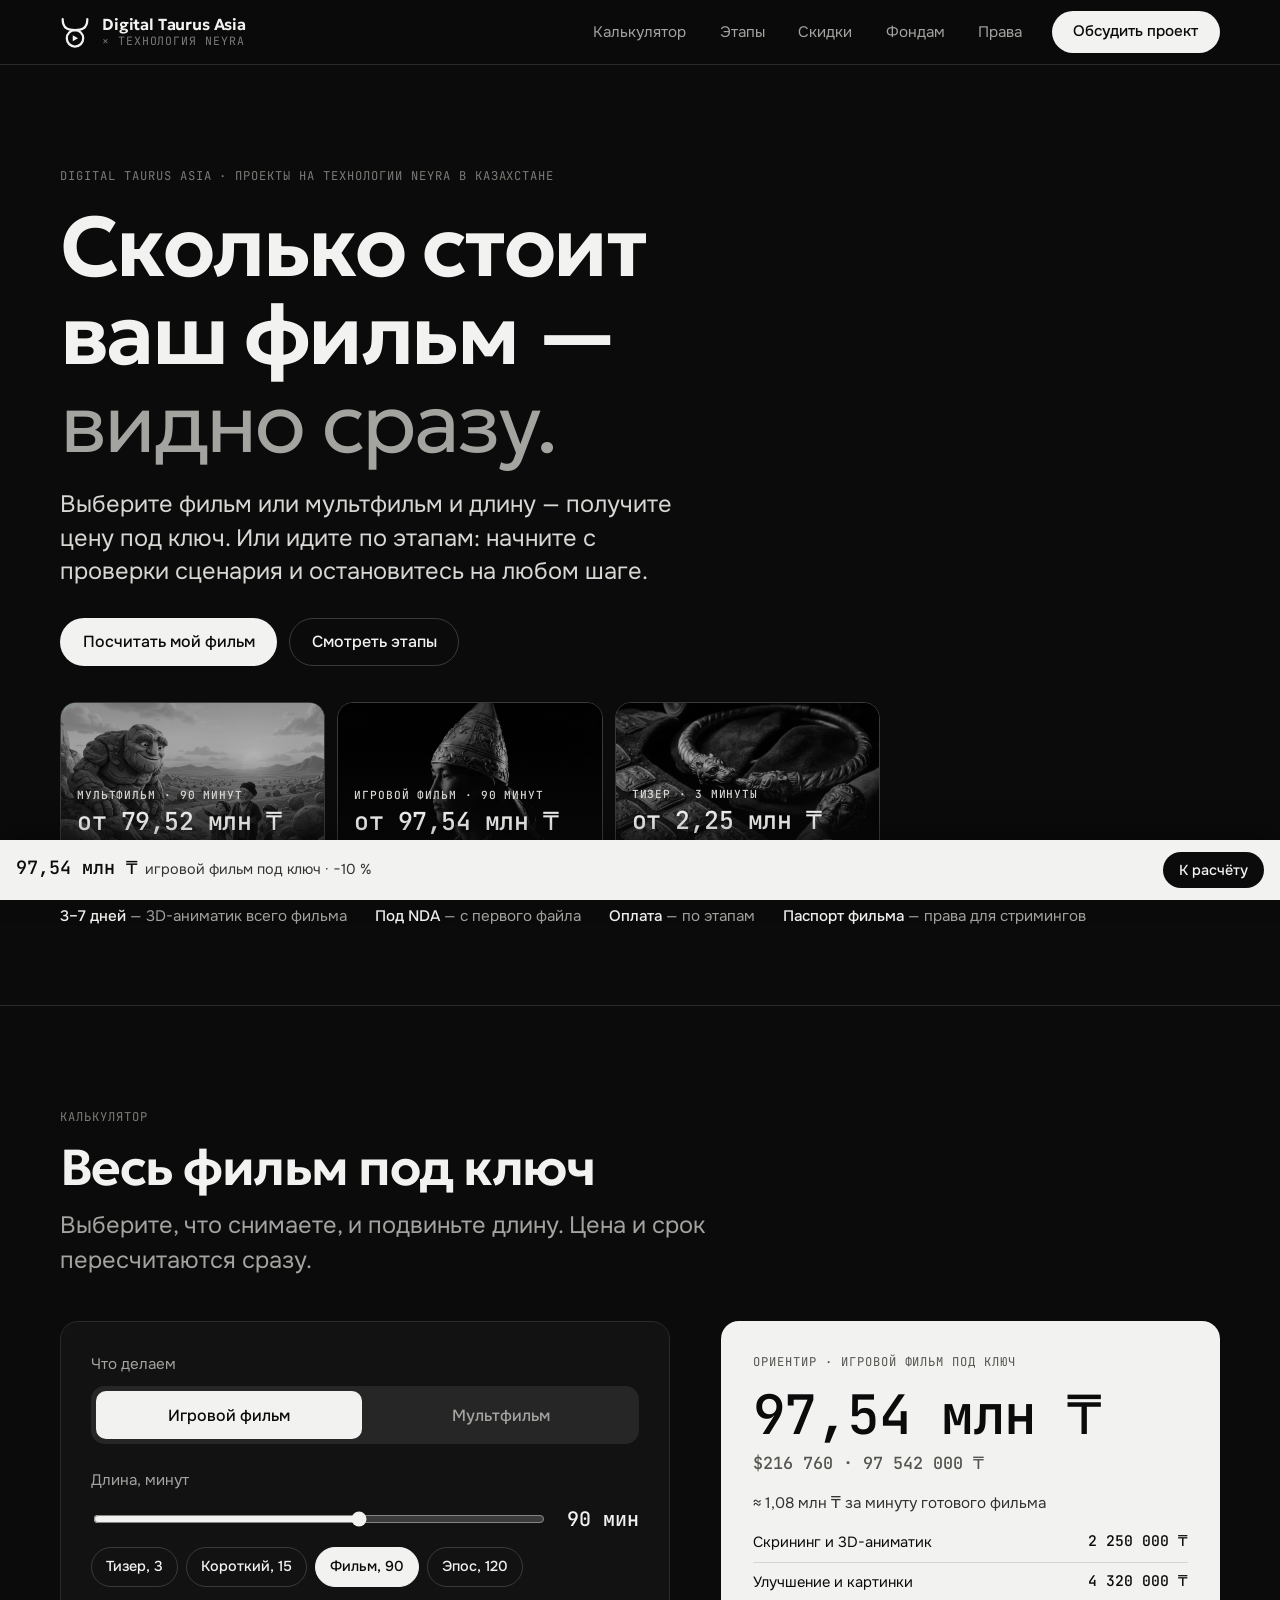
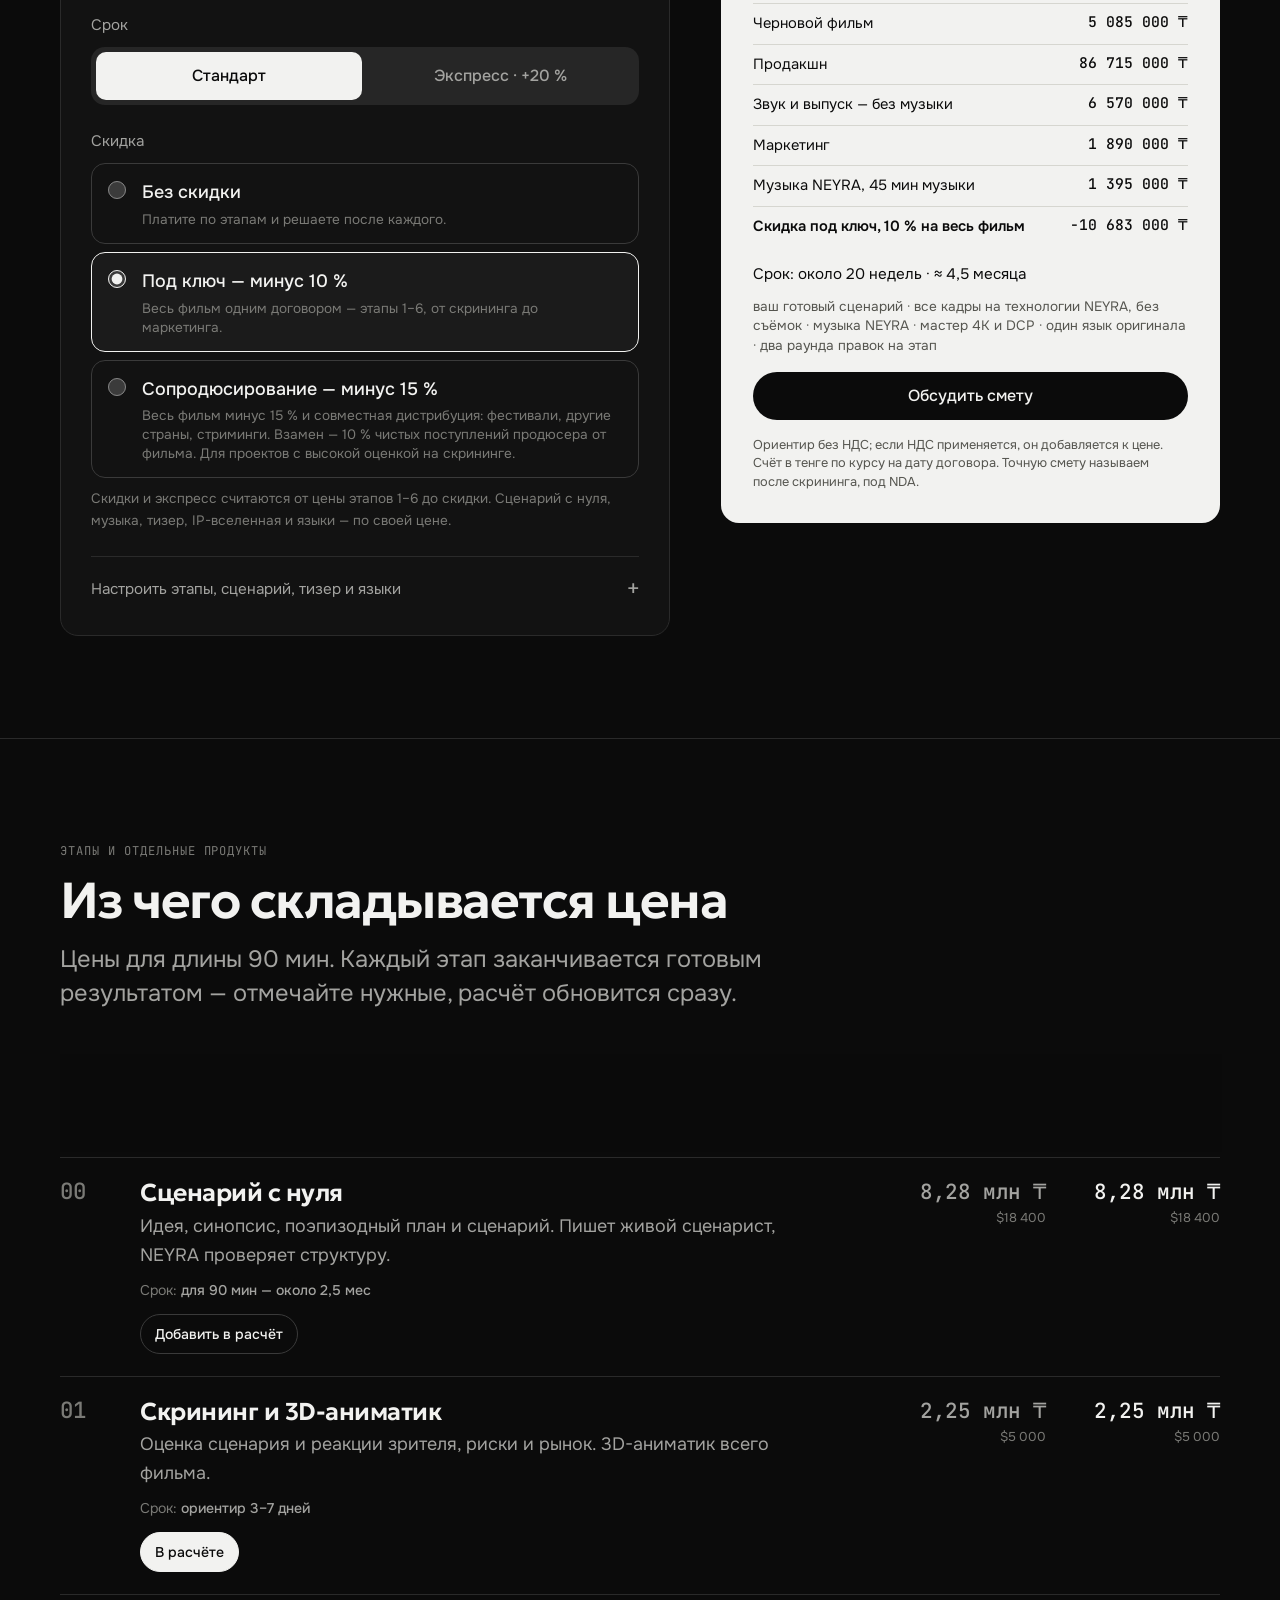
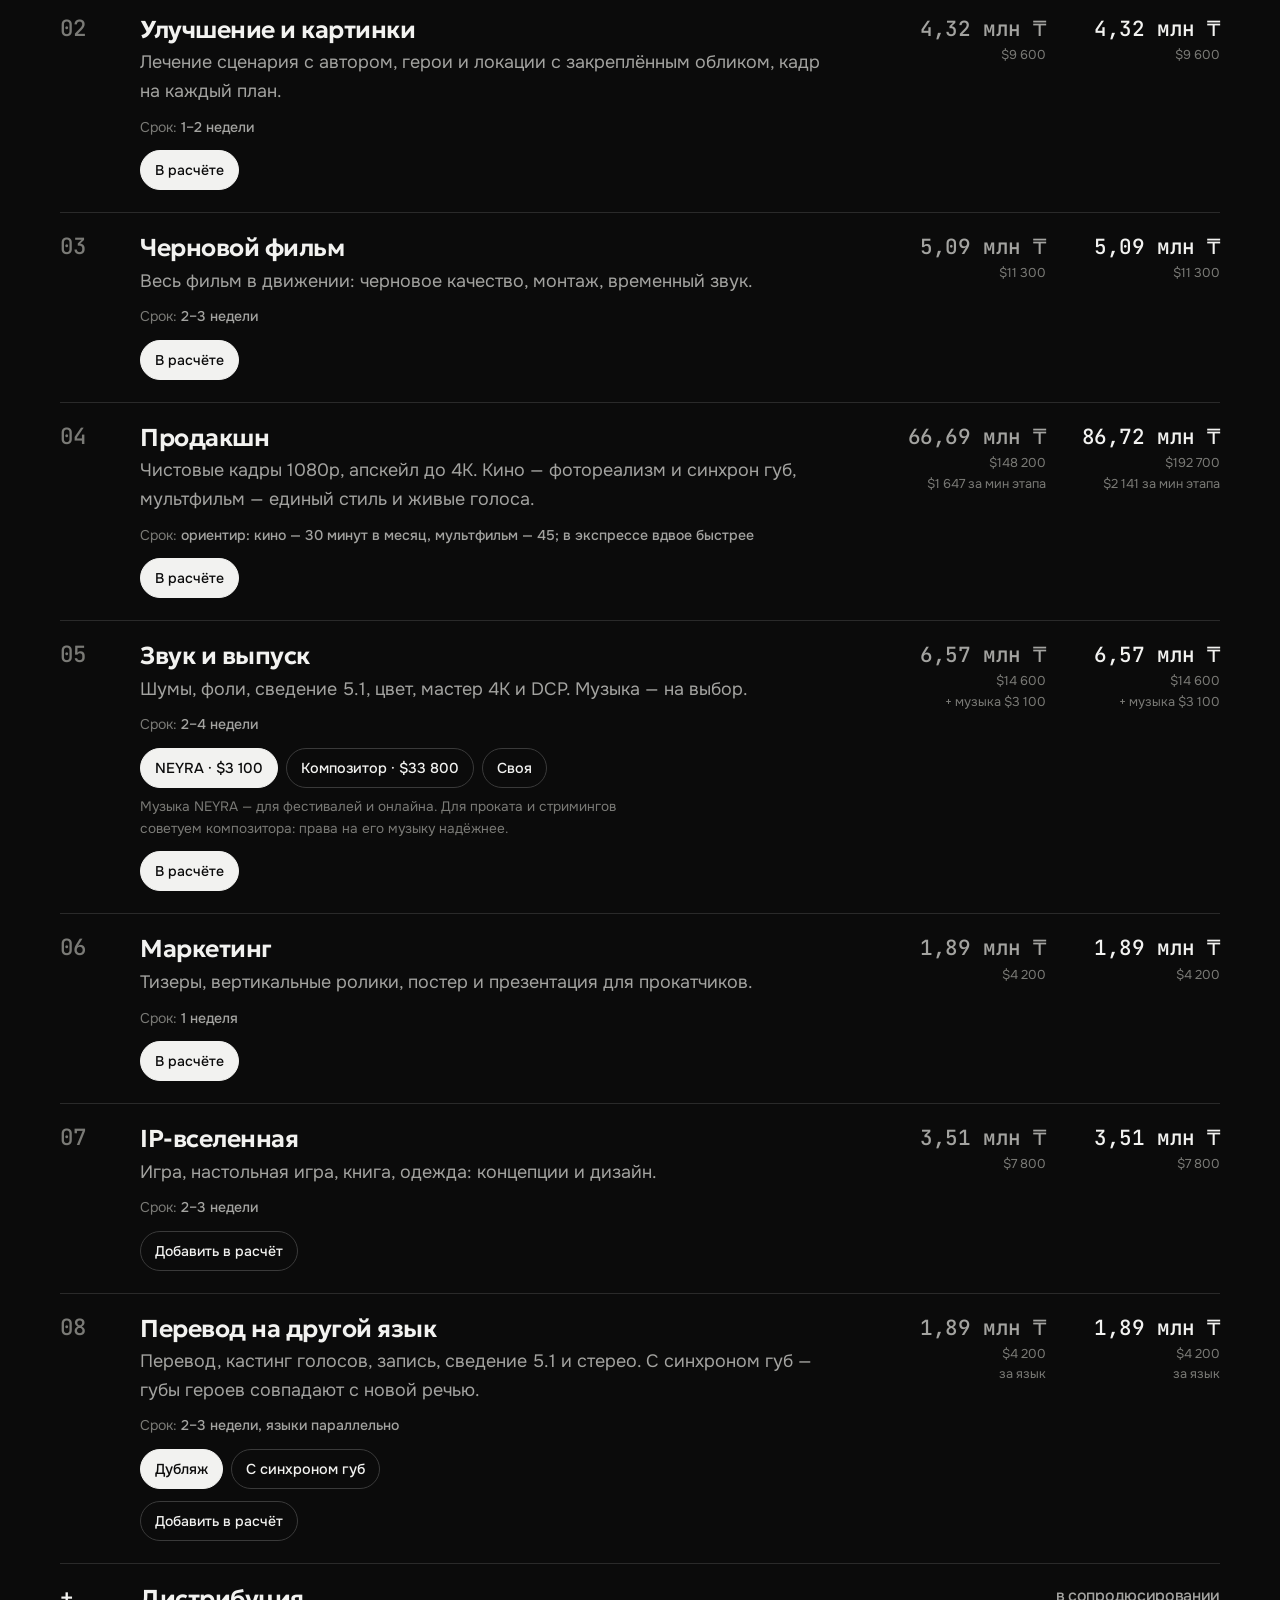
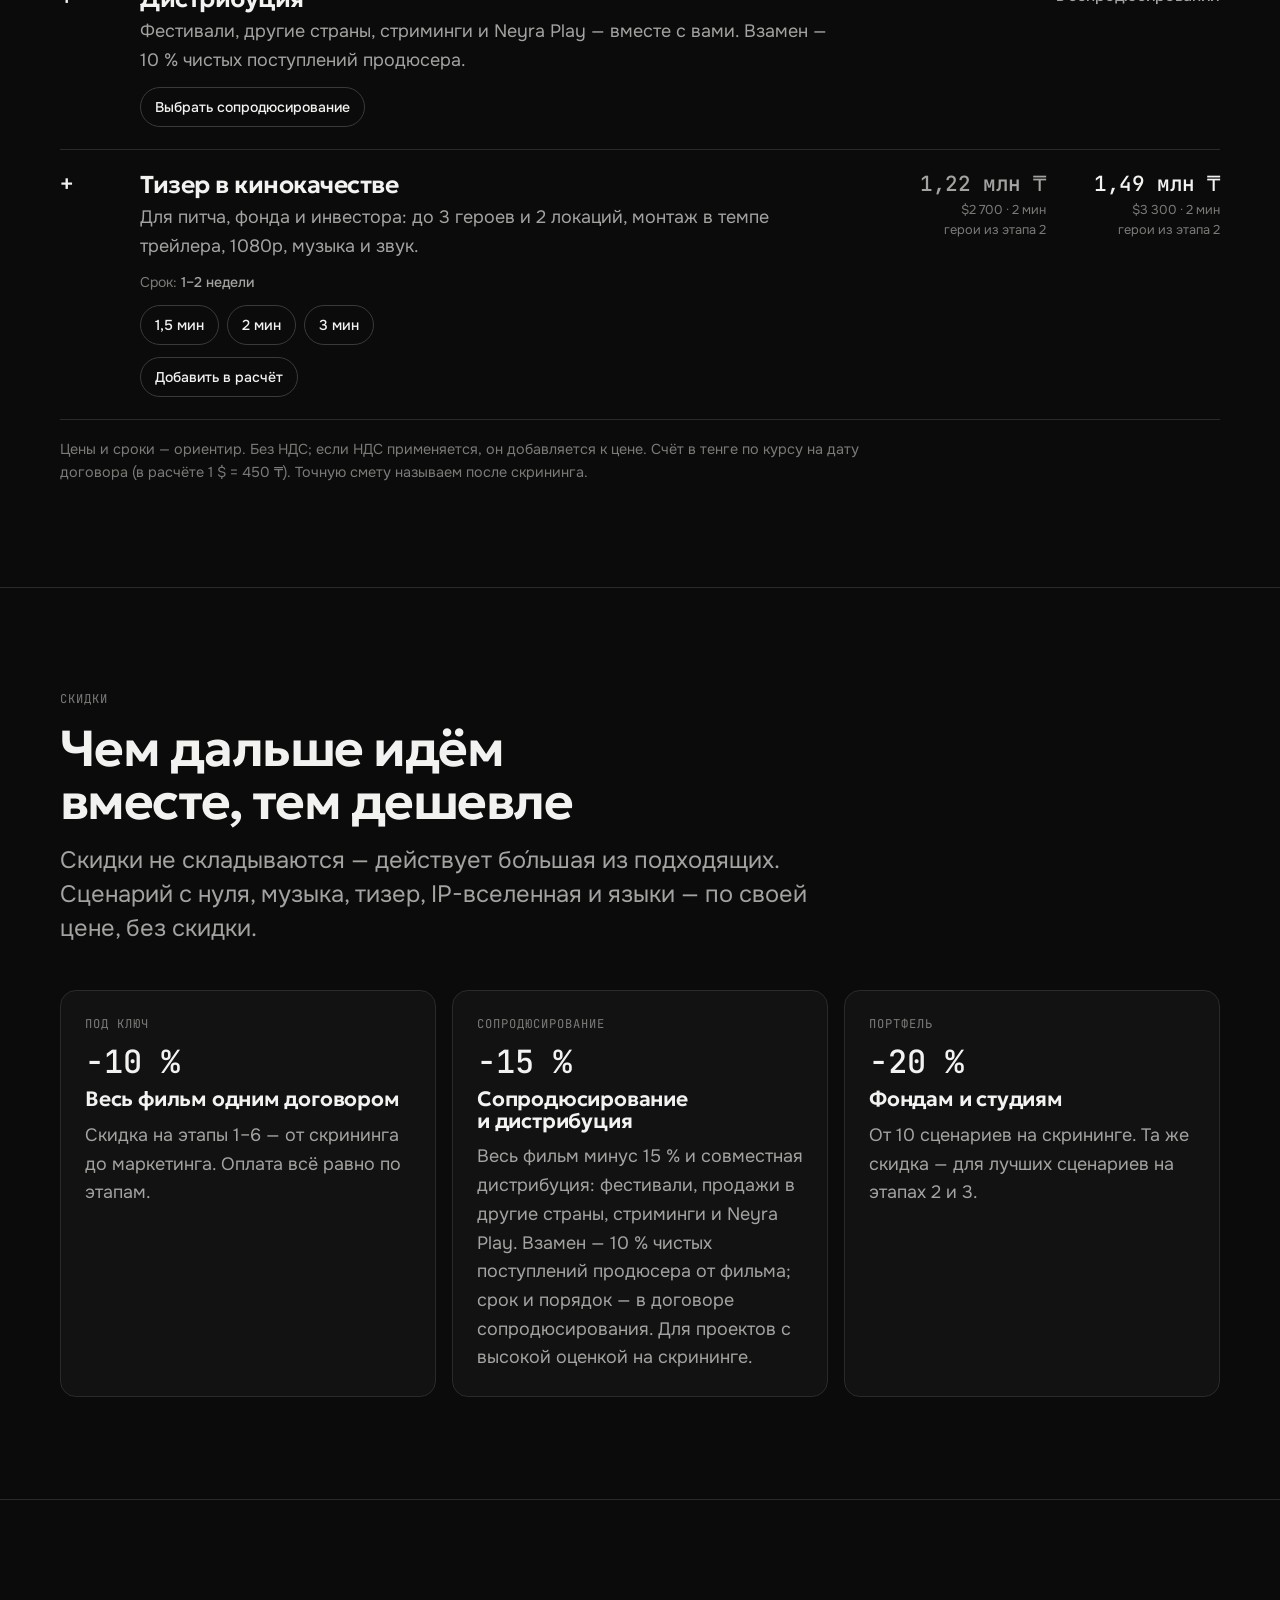
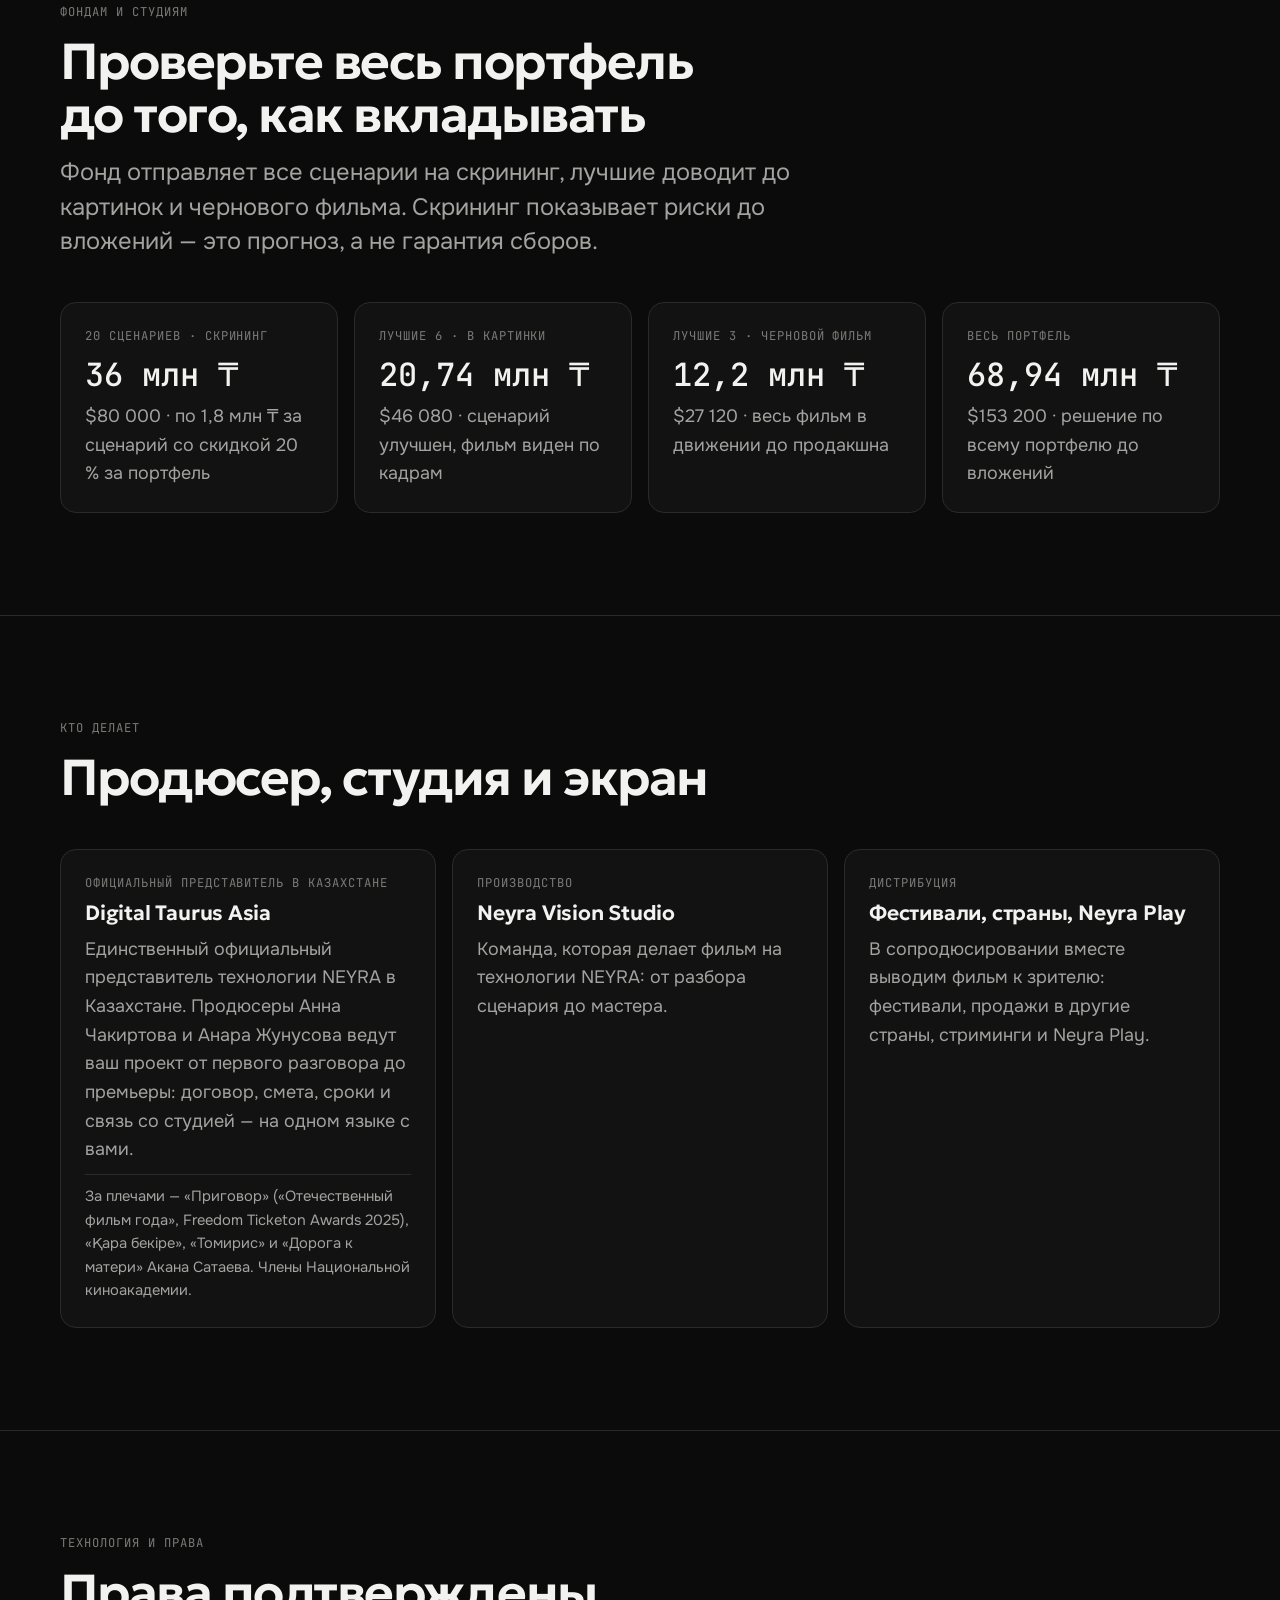
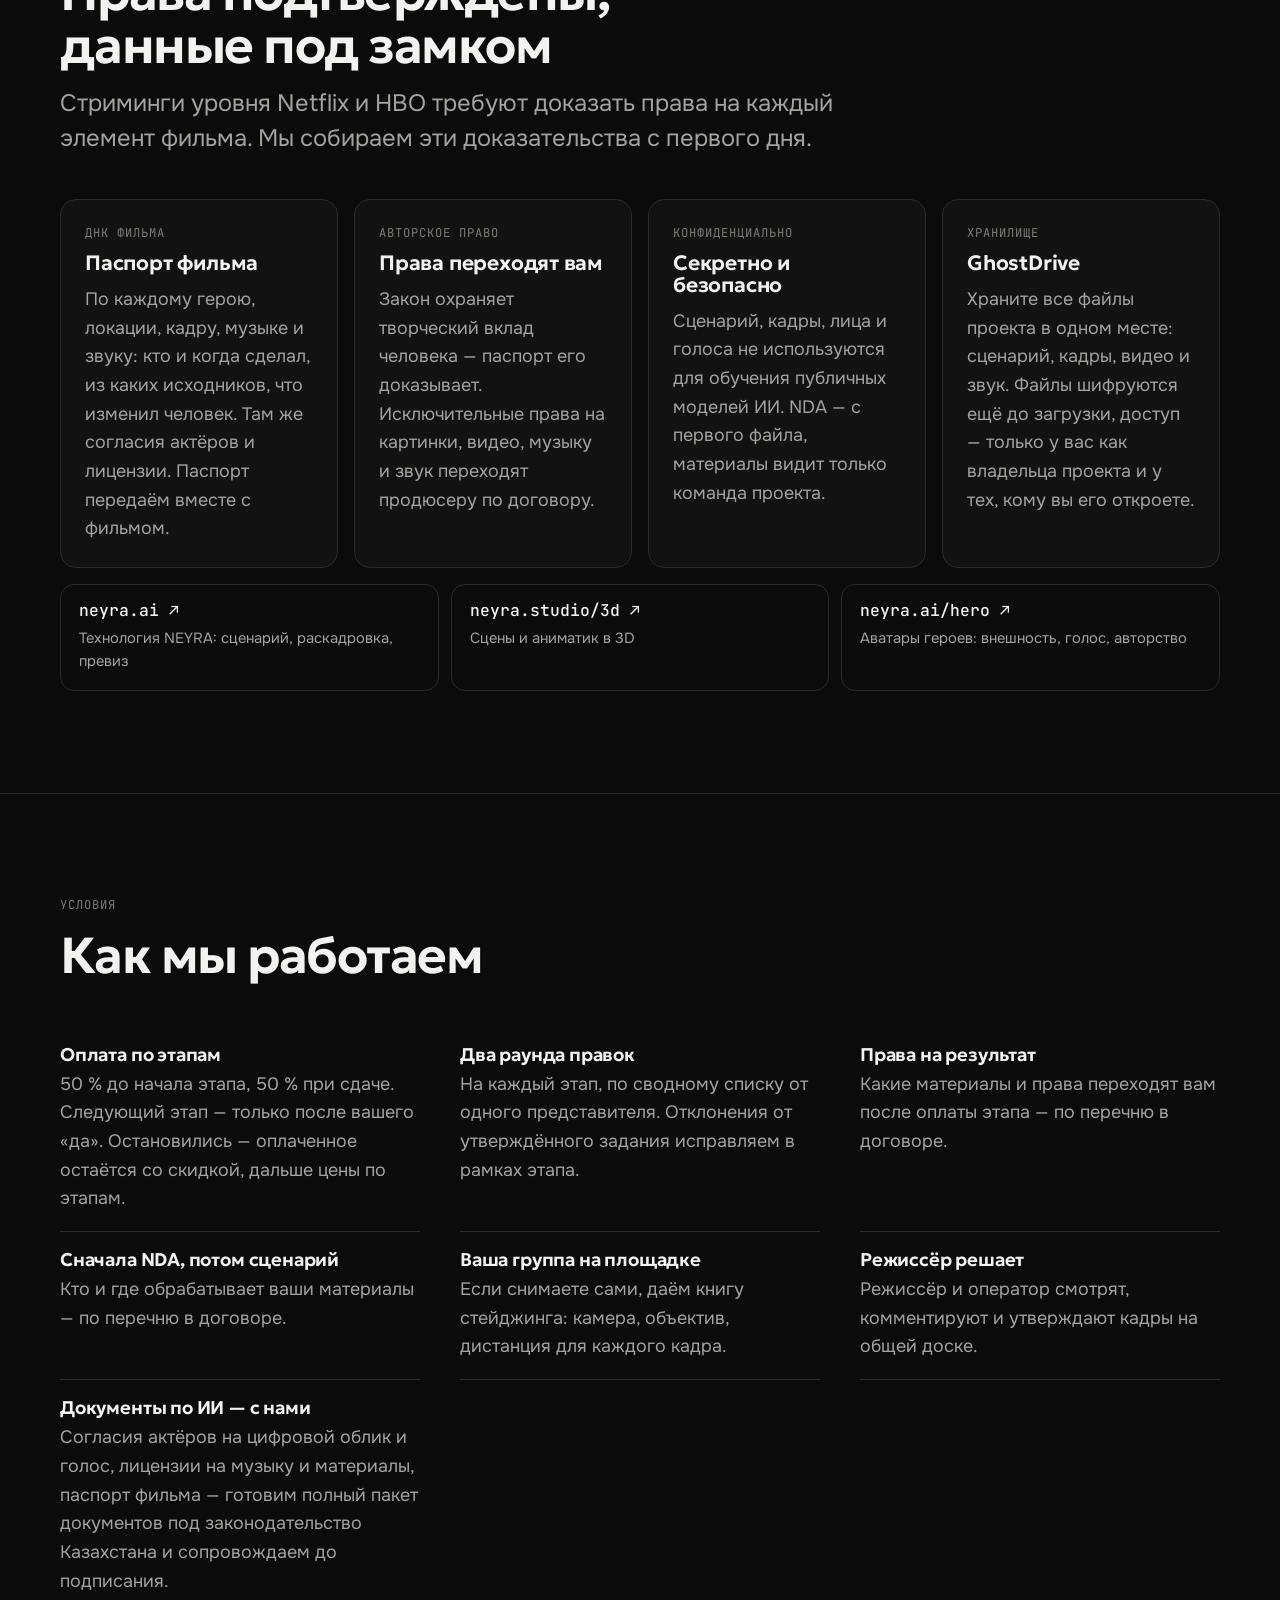
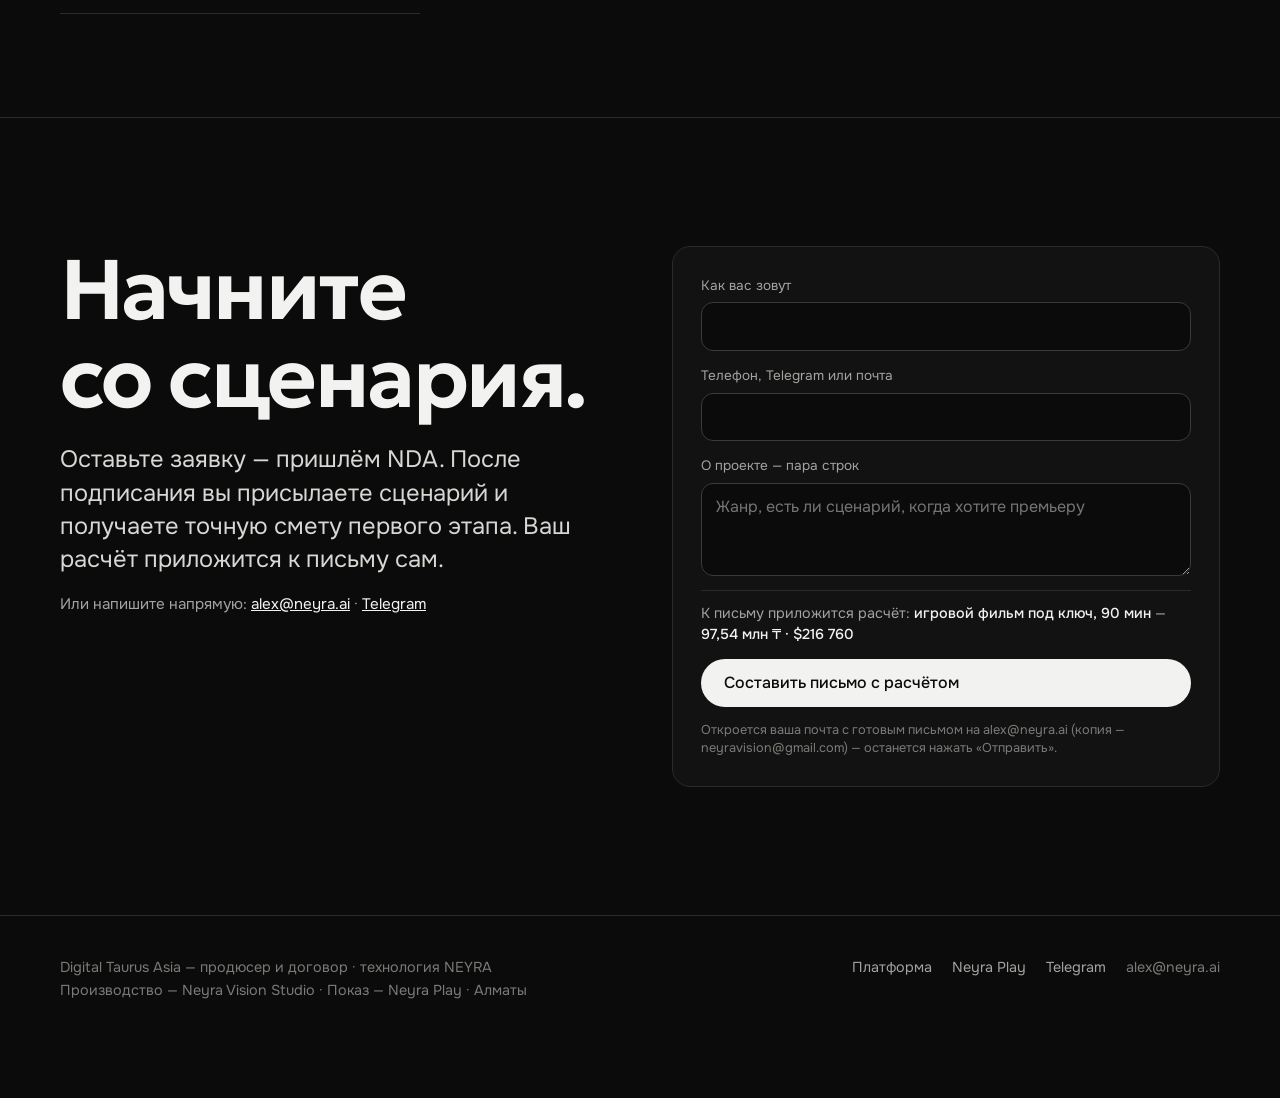
<file: ceny/index.html>
<!doctype html>
<html lang="ru">
<head>
<meta charset="utf-8">
<meta name="viewport" content="width=device-width,initial-scale=1,viewport-fit=cover">
<title>Цены — Digital Taurus Asia · технология NEYRA</title>
<meta name="description" content="Сколько стоит ваш фильм или мультфильм под ключ: выберите длину и получите цену. Или идите по этапам — от скрининга сценария до перевода. Технология NEYRA, Казахстан.">
<meta property="og:title" content="Цены — Digital Taurus Asia · технология NEYRA">
<meta property="og:description" content="Фильм или мультфильм под ключ: выберите длину — увидите цену. Восемь этапов от сценария до проката.">
<meta property="og:image" content="https://studio.neyra.vision/v2/media/og-v2.jpg">
<link rel="icon" href="../assets/favicon-64.png">
<link rel="preconnect" href="https://fonts.googleapis.com">
<link rel="preconnect" href="https://fonts.gstatic.com" crossorigin>
<link href="https://fonts.googleapis.com/css2?family=Geologica:wght@300;400;600&family=Onest:wght@400;500;600&family=JetBrains+Mono:wght@400;500&display=swap" rel="stylesheet">
<style>
:root{
  --ink:#0b0b0b; --ink-2:#121212; --ink-3:#1b1b1b; --ink-4:#262626;
  --line:#2a2a2a; --line-2:#3a3a3a;
  --text:#f2f2f0; --muted:#a3a3a0; --dim:#7a7a76;
  --disp:'Geologica',system-ui,sans-serif; --body:'Onest',system-ui,sans-serif; --mono:'JetBrains Mono',ui-monospace,monospace;
  --ease:cubic-bezier(.16,1,.3,1);
  --step-0:clamp(1rem,.96rem + .2vw,1.125rem);
  --step-1:clamp(1.2rem,1.08rem + .5vw,1.5rem);
  --step-3:clamp(1.9rem,1.4rem + 2.2vw,3.2rem);
  --step-5:clamp(2.5rem,1.6rem + 4.6vw,5.6rem);
  color-scheme:dark;
}
*{box-sizing:border-box}
[hidden]{display:none!important}
html{-webkit-text-size-adjust:100%;scroll-behavior:smooth}
body{margin:0;background:var(--ink);color:var(--text);font:400 var(--step-0)/1.6 var(--body);-webkit-font-smoothing:antialiased;overflow-x:hidden}
img{display:block;max-width:100%}
a{color:inherit}
::selection{background:var(--text);color:var(--ink)}
:focus-visible{outline:2px solid var(--text);outline-offset:3px;border-radius:4px}
.wrap{width:min(1240px,100%);margin:0 auto;padding-left:max(16px,env(safe-area-inset-left,0px));padding-right:max(16px,env(safe-area-inset-right,0px))}
@media (min-width:700px){.wrap{padding-left:max(40px,env(safe-area-inset-left,0px));padding-right:max(40px,env(safe-area-inset-right,0px))}}
h1,h2,h3{font-family:var(--disp);font-weight:600;letter-spacing:-.03em;line-height:1.04;margin:0;text-wrap:balance}
p{margin:0}
.mono{font-family:var(--mono);font-size:.76rem;letter-spacing:.08em;text-transform:uppercase;color:var(--dim)}
.btn{display:inline-flex;align-items:center;gap:.55em;min-height:48px;padding:0 1.35em;border-radius:999px;border:1px solid transparent;font:500 1rem/1 var(--body);text-decoration:none;cursor:pointer;transition:transform .25s var(--ease),background-color .2s,border-color .2s;white-space:nowrap}
.btn:active{transform:scale(.97)}
.btn--main{background:var(--text);color:var(--ink)}
.btn--main:hover{background:#fff}
.btn--ghost{background:transparent;color:var(--text);border-color:var(--line-2)}
.btn--ghost:hover{border-color:var(--text)}

/* шапка */
.top{position:sticky;top:env(safe-area-inset-top,0px);z-index:30;background:color-mix(in oklab,var(--ink) 88%,transparent);backdrop-filter:saturate(1.2) blur(8px);border-bottom:1px solid var(--line)}
.top .wrap{display:flex;align-items:center;justify-content:space-between;gap:16px;min-height:64px}
.brand{display:inline-flex;align-items:center;gap:12px;min-height:44px;text-decoration:none}
.brand svg{width:30px;height:31px;flex:none}
.brand b{font:600 1rem/1.1 var(--disp);letter-spacing:-.01em;display:block}
.brand small{font:400 .72rem/1.2 var(--mono);letter-spacing:.08em;color:var(--dim);text-transform:uppercase;display:block}
.nav{display:flex;align-items:center;gap:clamp(10px,2vw,26px)}
.nav a.link{font-size:.95rem;color:var(--muted);text-decoration:none;padding:10px 4px}
.nav a.link:hover{color:var(--text)}
.nav .btn{min-height:42px;font-size:.95rem}
@media (max-width:900px){.nav a.link{display:none}}
@media (max-width:480px){.brand small{display:none}.brand b{font-size:.92rem}.nav .btn{padding:0 1em}}

/* первый экран */
.hero{position:relative;padding:clamp(56px,8vw,112px) 0 clamp(44px,6vw,80px);overflow:hidden;border-bottom:1px solid var(--line)}
.hero__bg{position:absolute;inset:0;background:#0b0b0b}
.hero__video{position:absolute;inset:0;width:100%;height:100%;object-fit:cover;filter:grayscale(.7) brightness(.78);opacity:0;transition:opacity 1.2s ease;animation:heroDrift 40s ease-in-out infinite alternate}
.hero__video.on{opacity:1}
@keyframes heroDrift{from{transform:scale(1.04) translateX(-1%)}to{transform:scale(1.1) translateX(1%)}}
@media (prefers-reduced-motion:reduce){.hero__video{display:none}}
.hero__bg::after{content:"";position:absolute;inset:0;background:linear-gradient(90deg,rgba(11,11,11,.9) 0%,rgba(11,11,11,.55) 48%,rgba(11,11,11,.08) 100%),linear-gradient(180deg,rgba(11,11,11,.45) 0%,transparent 30%,transparent 72%,rgba(11,11,11,.75) 100%)}
.hero .wrap{position:relative}
.hero h1{font-size:var(--step-5);font-weight:600;max-width:15ch;margin-top:16px}
.hero h1 em{font-style:normal;font-weight:300;color:var(--muted)}
.hero p.lead{max-width:620px;margin-top:22px;font-size:var(--step-1);line-height:1.4;color:#d7d7d3}
.hero__cta{display:flex;flex-wrap:wrap;gap:12px;margin-top:30px}
/* три афиши с ориентирами цен */
.posters{display:grid;grid-template-columns:repeat(3,minmax(0,1fr));gap:12px;margin-top:36px;max-width:820px}
.offer-t{position:relative;display:flex;flex-direction:column;justify-content:flex-end;align-items:flex-start;gap:2px;aspect-ratio:16/10;padding:14px 16px;border:1px solid var(--line-2);border-radius:16px;overflow:hidden;background:var(--img) center/cover no-repeat #111;color:var(--text);text-align:left;cursor:pointer;isolation:isolate}
.offer-t::before{content:"";position:absolute;inset:0;background:var(--img) center/cover no-repeat;filter:grayscale(1) brightness(.75);transition:filter .5s,transform .6s;z-index:-2}
.offer-t::after{content:"";position:absolute;inset:0;background:linear-gradient(180deg,rgba(11,11,11,.05) 30%,rgba(11,11,11,.9) 100%);z-index:-1}
.offer-t:hover::before,.offer-t:focus-visible::before{filter:grayscale(0) brightness(.85);transform:scale(1.04)}
.offer-t:focus-visible{outline:2px solid var(--text);outline-offset:3px}
.offer-t__k{font:500 .7rem/1.2 var(--mono);letter-spacing:.08em;text-transform:uppercase;color:#d7d7d3}
.offer-t b{font:500 clamp(1.15rem,1rem + .7vw,1.55rem)/1.1 var(--mono);font-variant-numeric:tabular-nums;letter-spacing:-.02em;margin-top:4px}
.offer-t small{color:#c8c8c4;font-size:.85rem}
@media (max-width:600px){
  .posters{display:flex;overflow-x:auto;scrollbar-width:none;margin:28px -16px 0;padding:0 16px;gap:10px;scroll-snap-type:x mandatory}
  .posters::-webkit-scrollbar{display:none}
  .offer-t{flex:0 0 74vw;scroll-snap-align:start}
}
.facts{display:flex;flex-wrap:wrap;gap:10px 28px;margin-top:36px;color:var(--muted);font-size:.95rem}
.facts b{color:var(--text);font-weight:500}

section.block{padding:clamp(60px,8vw,112px) 0;border-bottom:1px solid var(--line)}
.block__head{display:flex;flex-direction:column;gap:14px;margin-bottom:clamp(26px,4vw,44px);max-width:780px}
.block__head h2{font-size:var(--step-3)}
.block__head p{color:var(--muted);font-size:var(--step-1);line-height:1.45}

/* калькулятор */
.calc{display:grid;grid-template-columns:minmax(0,1.1fr) minmax(0,.9fr);gap:clamp(22px,4vw,52px);align-items:start}
@media (max-width:900px){.calc{grid-template-columns:1fr}}
.panel{background:var(--ink-2);border:1px solid var(--line);border-radius:18px;padding:clamp(18px,3vw,30px);display:flex;flex-direction:column;gap:24px;min-width:0}
.field{display:flex;flex-direction:column;gap:10px;min-width:0}
.field > label,.field > .lbl{font-size:.95rem;color:var(--muted)}
.seg{display:grid;grid-template-columns:1fr 1fr;gap:6px;background:var(--ink-4);border-radius:14px;padding:5px}
.seg button{border:0;border-radius:10px;background:transparent;color:var(--muted);font:500 1rem/1.2 var(--body);padding:13px 10px;cursor:pointer;min-height:48px}
.seg button[aria-pressed="true"]{background:var(--text);color:var(--ink)}
.len{display:flex;align-items:center;gap:14px}
.len input[type=range]{flex:1;min-width:0;accent-color:var(--text);height:28px}
.len output{font:500 1.25rem/1 var(--mono);min-width:6.5ch;text-align:right;font-variant-numeric:tabular-nums}
.chips{display:flex;flex-wrap:wrap;gap:8px}
.chips--row{flex-wrap:nowrap;overflow-x:auto;scrollbar-width:none;-webkit-overflow-scrolling:touch;margin:0 -16px;padding:2px 16px;mask-image:linear-gradient(90deg,#000 calc(100% - 28px),transparent)}
.chips--row::-webkit-scrollbar{display:none}
.chips--row .chip{flex:0 0 auto;white-space:nowrap}
@media (min-width:600px){.chips--row{margin:0;padding:2px 0;mask-image:none}}
.chip{border:1px solid var(--line-2);background:transparent;color:var(--text);border-radius:999px;padding:9px 14px;font:500 .9rem/1 var(--body);cursor:pointer;min-height:40px}
.chip[aria-pressed="true"]{background:var(--text);color:var(--ink);border-color:var(--text)}
.offers{display:grid;gap:8px}
.offer{display:grid;grid-template-columns:22px minmax(0,1fr);gap:12px;align-items:start;border:1px solid var(--line-2);border-radius:14px;padding:14px 16px;cursor:pointer}
.offer:has(input:checked){border-color:var(--text);background:var(--ink-3)}
.offer:has(input:disabled){opacity:.45;cursor:not-allowed}
.offer input{width:18px;height:18px;accent-color:var(--text);margin:3px 0 0}
.offer b{font-weight:500}
.offer small{display:block;color:var(--dim);font-size:.85rem;margin-top:3px;line-height:1.4}
details.more{border-top:1px solid var(--line);padding-top:16px}
details.more summary{cursor:pointer;color:var(--muted);font-size:.95rem;list-style:none;display:flex;justify-content:space-between;align-items:center;min-height:32px}
details.more summary::-webkit-details-marker{display:none}
details.more summary::after{content:"+";font:400 1.3rem/1 var(--mono)}
details.more[open] summary::after{content:"−"}
details.more .inner{display:flex;flex-direction:column;gap:18px;margin-top:14px}
.checks{display:grid}
.check{display:grid;grid-template-columns:24px minmax(0,1fr) auto;gap:12px;align-items:center;padding:11px 0;border-bottom:1px solid var(--line);cursor:pointer}
.check:last-child{border-bottom:0}
.check input{width:20px;height:20px;accent-color:var(--text);margin:0}
.check span{min-width:0}
.check em{font-style:normal;font:500 .9rem/1 var(--mono);color:var(--muted);font-variant-numeric:tabular-nums;white-space:nowrap}
.step-in{display:flex;align-items:center;gap:10px}
.step-in button{width:40px;height:40px;border-radius:50%;border:1px solid var(--line-2);background:transparent;color:var(--text);font:500 1.2rem/1 var(--body);cursor:pointer}
.step-in output{font:500 1.2rem/1 var(--mono);min-width:2ch;text-align:center}
.total{position:sticky;top:84px;background:var(--text);color:var(--ink);border-radius:18px;padding:clamp(20px,3vw,32px);display:flex;flex-direction:column;gap:16px;min-width:0}
.total .mono{color:#55554f}
.total__sum{font:500 clamp(2.1rem,1.5rem + 2.8vw,3.4rem)/1 var(--mono);letter-spacing:-.03em;font-variant-numeric:tabular-nums;word-break:break-word}
.total__usd{font:500 1.05rem/1.3 var(--mono);color:#55554f;margin-top:10px}
.total__min{font-size:.95rem;color:#33332f}
.total ul{list-style:none;margin:0;padding:0;display:grid;gap:8px;font-size:.92rem}
.total li{display:flex;justify-content:space-between;gap:12px;border-bottom:1px solid #d6d6d0;padding-bottom:8px}
.total li b{font:500 .92rem/1.3 var(--mono);white-space:nowrap;font-variant-numeric:tabular-nums}
.total li.disc{border-bottom:0;font-weight:600}
.total__time{font-size:.95rem}
.total .btn{background:var(--ink);color:var(--text);justify-content:center}
.total .btn:hover{background:#222}
.total__fine{font-size:.8rem;color:#55554f;line-height:1.45}
.total__incl{font-size:.85rem;color:#55554f;line-height:1.45;margin-top:-6px}

/* лестница этапов: слева что входит, справа две колонки цен — мультфильм и кино */
.stages{display:grid;border-top:1px solid var(--line)}
.stage{display:grid;grid-template-columns:56px minmax(0,1fr) 150px 150px;gap:10px 24px;padding:22px 0;border-bottom:1px solid var(--line);align-items:start}
.stage__n{font:500 1.4rem/1 var(--mono);color:var(--dim);font-variant-numeric:tabular-nums}
.stage h3{font-size:clamp(1.2rem,1.05rem + .6vw,1.55rem);letter-spacing:-.02em}
.stage__what{color:var(--muted);margin-top:6px;max-width:58ch}
.stage__meta{display:flex;flex-wrap:wrap;gap:6px 18px;margin-top:10px;font-size:.88rem;color:var(--dim)}
.stage__meta b{color:var(--muted);font-weight:500}
.stage__p{text-align:right;min-width:0}
.stage__p::before{content:attr(data-l);display:none;font:500 .7rem/1 var(--mono);letter-spacing:.08em;text-transform:uppercase;color:var(--dim);margin-bottom:6px}
.stage__p b{display:block;font:500 clamp(1.05rem,.95rem + .45vw,1.35rem)/1.15 var(--mono);font-variant-numeric:tabular-nums;letter-spacing:-.02em;color:var(--muted)}
.stage__p small{display:block;color:var(--dim);font-size:.8rem;margin-top:4px;white-space:pre-line}
.stages[data-sel="anim"] .stage__p[data-t="anim"] b,.stages[data-sel="film"] .stage__p[data-t="film"] b{color:var(--text)}
.stage__p--wide{grid-column:3 / 5}
.stage__p--wide b{font:500 1rem/1.3 var(--body);color:var(--muted)}
@media (max-width:760px){
  .stage{grid-template-columns:32px minmax(0,1fr) minmax(0,1fr);gap:10px 16px;padding:20px 0}
  .stage__n{font-size:1.1rem}
  .stage__t{grid-column:2 / 4}
  .stage__p{text-align:left}
  .stage__p::before{display:block}
  .stage__p[data-t="anim"]{grid-column:2}
  .stage__p[data-t="film"]{grid-column:3}
  .stage__p--wide{grid-column:2 / 4}
}
.note{color:var(--dim);font-size:.9rem;margin-top:18px;max-width:80ch}
.pick{margin-top:12px;border:1px solid var(--line-2);background:transparent;color:var(--text);border-radius:999px;padding:9px 14px;font:500 .88rem/1 var(--body);cursor:pointer;min-height:40px;white-space:nowrap}
.pick:hover{border-color:var(--text)}
.pick[aria-pressed="true"]{background:var(--text);color:var(--ink);border-color:var(--text)}
.stage--dist .stage__n{color:var(--text)}
.offer-note{font-size:.85rem;color:var(--dim)}
.seg button:disabled{opacity:.4;cursor:not-allowed}
.sumbar{position:sticky;top:calc(65px + env(safe-area-inset-top,0px));z-index:20;display:grid;grid-template-columns:56px minmax(0,1fr) 150px 150px;gap:6px 24px;align-items:end;padding:12px 0;margin-bottom:6px;background:color-mix(in oklab,var(--ink) 92%,transparent);backdrop-filter:saturate(1.2) blur(8px);border-bottom:1px solid var(--line)}
.sumbar__l{grid-column:1 / 3;display:flex;flex-wrap:wrap;align-items:baseline;gap:4px 14px;min-width:0;color:var(--muted);font-size:.9rem}
.sumbar__l .mono{color:var(--text)}
.sumbar__l a{color:var(--text)}
.sumbar__c{appearance:none;background:none;border:0;margin:0;padding:4px 0;color:inherit;font:inherit;text-align:right;cursor:pointer;min-width:0;border-radius:8px}
.sumbar__c:focus-visible{outline:2px solid var(--text);outline-offset:4px}
.sumbar__c span{display:block;font:500 .72rem/1 var(--mono);letter-spacing:.08em;text-transform:uppercase;color:var(--dim)}
.sumbar__c b{display:block;margin-top:6px;font:500 clamp(1.05rem,.95rem + .45vw,1.35rem)/1.1 var(--mono);font-variant-numeric:tabular-nums;letter-spacing:-.02em;color:var(--muted)}
.sumbar__c small{display:block;margin-top:3px;color:var(--dim);font-size:.8rem}
.sumbar__c[aria-pressed="true"] span,.sumbar__c[aria-pressed="true"] b{color:var(--text)}
@media (max-width:760px){
  .sumbar{grid-template-columns:32px minmax(0,1fr) minmax(0,1fr);gap:4px 16px;padding:8px 0}
  .sumbar__l{grid-column:1 / 4}
  .sumbar__c{text-align:left}
  .sumbar__c[data-type="anim"]{grid-column:2}
  .sumbar__c[data-type="film"]{grid-column:3}
  .sumbar__c small{display:none}
}
.stage--extra .stage__n{color:var(--text)}
.stage .chips{margin-top:12px}
.stage__note{color:var(--dim);font-size:.85rem;margin-top:8px;max-width:58ch}
.dock{position:fixed;left:0;right:0;bottom:0;z-index:40;background:var(--text);color:var(--ink);display:flex;align-items:center;justify-content:space-between;gap:12px;padding:12px max(16px,env(safe-area-inset-right,0px)) calc(12px + env(safe-area-inset-bottom,0px)) max(16px,env(safe-area-inset-left,0px));box-shadow:0 -8px 30px rgba(0,0,0,.35)}
.dock span{min-width:0;font-size:.9rem;color:#33332f;overflow:hidden;text-overflow:ellipsis;white-space:nowrap}
.dock b{font:500 1.15rem/1 var(--mono);color:var(--ink);font-variant-numeric:tabular-nums;margin-right:8px}
.dock a{flex:none;background:var(--ink);color:var(--text);border-radius:999px;padding:11px 16px;font:500 .9rem/1 var(--body);text-decoration:none}

/* скидки, фонды, условия */
.cols{display:grid;grid-template-columns:repeat(auto-fit,minmax(min(100%,260px),1fr));gap:16px}
.card{background:var(--ink-2);border:1px solid var(--line);border-radius:16px;padding:24px;display:flex;flex-direction:column;gap:10px;min-width:0}
.card b.big{font:500 clamp(1.5rem,1.2rem + 1vw,2rem)/1.1 var(--mono);font-variant-numeric:tabular-nums}
.card h3{font-size:1.3rem;letter-spacing:-.01em}
.card p{color:var(--muted)}
.card__cred{color:var(--text);font-size:.92rem;border-top:1px solid var(--line);padding-top:10px;margin-top:auto}
.terms{display:grid;grid-template-columns:repeat(auto-fit,minmax(min(100%,300px),1fr));gap:0 40px}
.terms div{padding:18px 0;border-bottom:1px solid var(--line)}
.terms h3{font-size:1.15rem;letter-spacing:-.01em}
.terms p{color:var(--muted);margin-top:6px}
.tech{display:grid;grid-template-columns:repeat(auto-fit,minmax(min(100%,240px),1fr));gap:12px;margin-top:16px}
.tech a{display:flex;flex-direction:column;gap:6px;padding:16px 18px;border:1px solid var(--line);border-radius:14px;color:inherit;text-decoration:none;min-width:0}
.tech a:hover{border-color:var(--line-2)}
.tech b{font:500 1.02rem/1.2 var(--mono);overflow-wrap:anywhere}
.tech span{color:var(--muted);font-size:.92rem}
.who{display:grid;grid-template-columns:repeat(auto-fit,minmax(min(100%,280px),1fr));gap:16px}

.final{padding:clamp(72px,10vw,140px) 0}
/* анкета заявки */
.zayavka{display:grid;grid-template-columns:minmax(0,1fr) minmax(0,1fr);gap:clamp(24px,5vw,72px);align-items:start}
@media (max-width:820px){.zayavka{grid-template-columns:1fr}}
.final .zayavka__alt{margin-top:18px;color:var(--muted);font-size:.95rem;max-width:none}
.zayavka__alt a{color:var(--text)}
.form{display:flex;flex-direction:column;gap:14px;background:var(--ink-2);border:1px solid var(--line);border-radius:18px;padding:clamp(18px,3vw,28px)}
.form label{display:flex;flex-direction:column;gap:6px}
.form label span{font-size:.85rem;color:var(--muted)}
.form input,.form textarea{width:100%;background:var(--ink);border:1px solid var(--line-2);border-radius:12px;padding:12px 14px;color:var(--text);font:400 1rem/1.4 var(--body);min-height:46px}
.form textarea{resize:vertical}
.form input:focus,.form textarea:focus{outline:none;border-color:var(--text)}
.form input:user-invalid{border-color:#c46}
.final .form__calc{font-size:.9rem;line-height:1.45;color:var(--muted);border-top:1px solid var(--line);padding-top:12px;margin:0;max-width:none}
.form__calc b{color:var(--text);font-weight:500}
.final .form__note{font-size:.8rem;line-height:1.45;color:var(--dim);margin:0;max-width:none}
.final h2{font-size:var(--step-5);max-width:12ch}
.final p{color:#d7d7d3;max-width:560px;margin-top:22px;font-size:var(--step-1);line-height:1.4}
footer{padding:40px 0 calc(96px + env(safe-area-inset-bottom,0px));border-top:1px solid var(--line);color:var(--dim);font-size:.9rem}
footer .wrap{display:flex;flex-wrap:wrap;justify-content:space-between;gap:16px 32px}
footer nav{display:flex;flex-wrap:wrap;gap:8px 20px}
footer a{color:var(--muted);text-decoration:none}
footer a:hover{color:var(--text)}
@media (prefers-reduced-motion:reduce){*{transition:none!important;scroll-behavior:auto!important}}
</style>
</head>
<body>

<header class="top">
  <div class="wrap">
    <a class="brand" href="#top" aria-label="Digital Taurus Asia · технология NEYRA">
      <svg viewBox="20 18 160 166" aria-hidden="true"><circle cx="100" cy="132" r="44" fill="none" stroke="#f2f2f0" stroke-width="12"/><path d="M34,30 C34,82 66,88 100,88 C134,88 166,82 166,30" fill="none" stroke="#f2f2f0" stroke-width="12" stroke-linecap="round"/><polygon points="88,116 88,148 116,132" fill="#f2f2f0"/></svg>
      <span><b>Digital Taurus Asia</b><small>× технология NEYRA</small></span>
    </a>
    <nav class="nav" aria-label="Разделы">
      <a class="link" href="#kalkulyator">Калькулятор</a>
      <a class="link" href="#etapy">Этапы</a>
      <a class="link" href="#skidki">Скидки</a>
      <a class="link" href="#fondam">Фондам</a>
      <a class="link" href="#prava">Права</a>
      <a class="btn btn--main" href="#zayavka">Обсудить проект</a>
    </nav>
  </div>
</header>

<main id="top">
<section class="hero" aria-labelledby="hero-title">
  <div class="hero__bg" aria-hidden="true"><video class="hero__video" muted playsinline preload="auto" poster="media/calc-1.jpg" data-src="media/calc-1.mp4,media/calc-3.mp4,media/calc-4.mp4,media/calc-2.mp4" data-poster="media/calc-1.jpg,media/calc-3.jpg,media/calc-4.jpg,media/calc-2.jpg" data-now="1"></video></div>
  <div class="wrap">
    <div class="mono">Digital Taurus Asia · проекты на технологии NEYRA в Казахстане</div>
    <h1 id="hero-title">Сколько стоит ваш фильм — <em>видно сразу.</em></h1>
    <p class="lead">Выберите фильм или мультфильм и длину — получите цену под ключ. Или идите по этапам: начните с проверки сценария и остановитесь на любом шаге.</p>
    <div class="hero__cta">
      <a class="btn btn--main" href="#kalkulyator">Посчитать мой фильм</a>
      <a class="btn btn--ghost" href="#etapy">Смотреть этапы</a>
    </div>
    <div class="posters" id="hero-offers" aria-label="Ориентиры цен">
      <button type="button" class="offer-t" data-go="anim" style="--img:url('../v2/media/play-skoro-er-tostik.jpg')"><span class="offer-t__k">Мультфильм · 90 минут</span><b id="ho-anim"></b><small id="ho-anim-t"></small></button>
      <button type="button" class="offer-t" data-go="film" style="--img:url('../v2/media/saka-voin.jpg')"><span class="offer-t__k">Игровой фильм · 90 минут</span><b id="ho-film"></b><small id="ho-film-t"></small></button>
      <button type="button" class="offer-t" data-go="teaser" style="--img:url('../v2/media/zoloto-plastiny.jpg')"><span class="offer-t__k">Тизер · 3 минуты</span><b id="ho-teaser"></b><small id="ho-teaser-t"></small></button>
    </div>
    <div class="facts">
      <span><b>3–7 дней</b> — 3D-аниматик всего фильма</span>
      <span><b>Под NDA</b> — с первого файла</span>
      <span><b>Оплата</b> — по этапам</span>
      <span><b>Паспорт фильма</b> — права для стримингов</span>
    </div>
  </div>
</section>

<section class="block" id="kalkulyator" aria-labelledby="calc-title">
  <div class="wrap">
    <div class="block__head">
      <div class="mono">Калькулятор</div>
      <h2 id="calc-title">Весь фильм под ключ</h2>
      <p>Выберите, что снимаете, и подвиньте длину. Цена и срок пересчитаются сразу.</p>
    </div>
    <div class="calc">
      <div class="panel">
        <div class="field">
          <span class="lbl" id="type-lbl">Что делаем</span>
          <div class="seg" role="group" aria-labelledby="type-lbl" id="types">
            <button type="button" data-type="film" aria-pressed="true">Игровой фильм</button>
            <button type="button" data-type="anim" aria-pressed="false">Мультфильм</button>
          </div>
        </div>
        <div class="field">
          <label for="len">Длина, минут</label>
          <div class="len"><input type="range" id="len" min="3" max="150" step="1" value="90"><output id="len-out" for="len">90 мин</output></div>
          <div class="chips chips--row" role="group" aria-label="Быстрый выбор длины" id="formats"></div>
        </div>
        <div class="field">
          <span class="lbl" id="speed-lbl">Срок</span>
          <div class="seg" role="group" aria-labelledby="speed-lbl" id="speeds">
            <button type="button" data-fast="0" aria-pressed="true">Стандарт</button>
            <button type="button" data-fast="1" aria-pressed="false">Экспресс · +20&nbsp;%</button>
          </div>
          <p class="offer-note" id="speed-note" hidden>Экспресс включается, только когда сокращает срок. Здесь срок уже минимальный.</p>
        </div>
        <div class="field">
          <span class="lbl" id="offer-lbl">Скидка</span>
          <div class="offers" role="radiogroup" aria-labelledby="offer-lbl">
            <label class="offer" for="o-none"><input type="radio" name="offer" id="o-none" value="none"><span><b>Без скидки</b><small>Платите по этапам и решаете после каждого.</small></span></label>
            <label class="offer" for="o-pack"><input type="radio" name="offer" id="o-pack" value="pack" checked><span><b>Под ключ — минус 10 %</b><small>Весь фильм одним договором — этапы 1–6, от скрининга до маркетинга.</small></span></label>
            <label class="offer" for="o-copro"><input type="radio" name="offer" id="o-copro" value="copro"><span><b>Сопродюсирование — минус 15 %</b><small>Весь фильм минус 15 % и совместная дистрибуция: фестивали, другие страны, стриминги. Взамен — 10 % чистых поступлений продюсера от фильма. Для проектов с высокой оценкой на скрининге.</small></span></label>
          </div>
          <p class="offer-note">Скидки и экспресс считаются от цены этапов 1–6 до скидки. Сценарий с нуля, музыка, тизер, IP-вселенная и языки — по своей цене.</p>
        </div>
        <details class="more" id="more">
          <summary>Настроить этапы, сценарий, тизер и языки</summary>
          <div class="inner">
            <div class="checks"><label class="check" for="c-script"><input type="checkbox" id="c-script"><span>0. Сценарий с нуля</span><em id="cp-script"></em></label></div>
            <div class="checks" id="checks"></div>
            <div class="field">
              <span class="lbl" id="teaser-lbl">Тизер в кинокачестве</span>
              <div class="chips" role="group" aria-labelledby="teaser-lbl" id="teaser-chips"></div>
            </div>
            <div class="field">
              <span class="lbl" id="lang-lbl">Языковые версии</span>
              <div class="step-in" role="group" aria-labelledby="lang-lbl"><button type="button" id="lang-minus" aria-label="Меньше языков">−</button><output id="lang-out">0</output><button type="button" id="lang-plus" aria-label="Больше языков">+</button></div>
              <div id="lip-box"></div>
            </div>
            <div class="field">
              <span class="lbl" id="music-lbl">Музыка к этапу 5</span>
              <div id="music-box"></div>
            </div>
          </div>
        </details>
      </div>
      <aside class="total" aria-live="polite">
        <div class="mono" id="total-lbl">Игровой фильм под ключ</div>
        <div><div class="total__sum" id="sum">—</div><div class="total__usd" id="sum-usd"></div></div>
        <p class="total__min" id="per-min"></p>
        <ul id="lines"></ul>
        <p class="total__time" id="time"></p>
        <p class="total__incl" id="incl"></p>
        <a class="btn" href="#zayavka">Обсудить смету</a>
        <p class="total__fine" id="fine">Без НДС. Точную смету называем после скрининга, под NDA. Оплата по этапам.</p>
      </aside>
    </div>
  </div>
</section>

<section class="block" id="etapy" aria-labelledby="etapy-title">
  <div class="wrap">
    <div class="block__head">
      <div class="mono">Этапы и отдельные продукты</div>
      <h2 id="etapy-title">Из чего складывается цена</h2>
      <p id="et-fmt">Цены для длины 90 мин. Каждый этап заканчивается готовым результатом — отмечайте нужные, расчёт обновится сразу.</p>
    </div>
    <div class="sumbar" id="sumbar">
      <div class="sumbar__l"><span class="mono" id="sb-len">90 мин</span><span id="sb-lbl"></span><a href="#kalkulyator">Изменить</a></div>
      <button type="button" class="sumbar__c" data-type="anim" aria-pressed="false"><span>Мультфильм</span><b id="sb-anim">—</b><small id="sb-anim-usd"></small></button>
      <button type="button" class="sumbar__c" data-type="film" aria-pressed="true"><span>Кино</span><b id="sb-film">—</b><small id="sb-film-usd"></small></button>
    </div>
    <div class="stages" id="stages"></div>
    <p class="note">Цены и сроки — ориентир. Без НДС; если НДС применяется, он добавляется к цене. Счёт в тенге по курсу на дату договора (в расчёте 1 $ = 450 ₸). Точную смету называем после скрининга.</p>
  </div>
</section>

<section class="block" id="skidki" aria-labelledby="skidki-title">
  <div class="wrap">
    <div class="block__head">
      <div class="mono">Скидки</div>
      <h2 id="skidki-title">Чем дальше идём вместе, тем дешевле</h2>
      <p>Скидки не складываются — действует бо́льшая из подходящих. Сценарий с нуля, музыка, тизер, IP-вселенная и языки — по своей цене, без скидки.</p>
    </div>
    <div class="cols">
      <div class="card"><span class="mono">Под ключ</span><b class="big">−10 %</b><h3>Весь фильм одним договором</h3><p>Скидка на этапы 1–6 — от скрининга до маркетинга. Оплата всё равно по этапам.</p></div>
      <div class="card"><span class="mono">Сопродюсирование</span><b class="big">−15 %</b><h3>Сопродюсирование и дистрибуция</h3><p>Весь фильм минус 15 % и совместная дистрибуция: фестивали, продажи в другие страны, стриминги и Neyra Play. Взамен — 10 % чистых поступлений продюсера от фильма; срок и порядок — в договоре сопродюсирования. Для проектов с высокой оценкой на скрининге.</p></div>
      <div class="card"><span class="mono">Портфель</span><b class="big">−20 %</b><h3>Фондам и студиям</h3><p>От 10 сценариев на скрининге. Та же скидка — для лучших сценариев на этапах 2 и 3.</p></div>
    </div>
  </div>
</section>

<section class="block" id="fondam" aria-labelledby="fond-title">
  <div class="wrap">
    <div class="block__head">
      <div class="mono">Фондам и студиям</div>
      <h2 id="fond-title">Проверьте весь портфель до того, как вкладывать</h2>
      <p>Фонд отправляет все сценарии на скрининг, лучшие доводит до картинок и чернового фильма. Скрининг показывает риски до вложений — это прогноз, а не гарантия сборов.</p>
    </div>
    <div class="cols" id="fund"></div>
  </div>
</section>

<section class="block" aria-labelledby="who-title">
  <div class="wrap">
    <div class="block__head">
      <div class="mono">Кто делает</div>
      <h2 id="who-title">Продюсер, студия и экран</h2>
    </div>
    <div class="who">
      <div class="card"><span class="mono">Официальный представитель в Казахстане</span><h3>Digital Taurus Asia</h3><p>Единственный официальный представитель технологии NEYRA в Казахстане. Продюсеры Анна Чакиртова и Анара Жунусова ведут ваш проект от первого разговора до премьеры: договор, смета, сроки и связь со студией — на одном языке с вами.</p><p class="card__cred">За плечами — «Приговор» («Отечественный фильм года», Freedom Ticketon Awards 2025), «Қара бекіре», «Томирис» и «Дорога к матери» Акана Сатаева. Члены Национальной киноакадемии.</p></div>
      <div class="card"><span class="mono">Производство</span><h3>Neyra Vision Studio</h3><p>Команда, которая делает фильм на технологии NEYRA: от разбора сценария до мастера.</p></div>
      <div class="card"><span class="mono">Дистрибуция</span><h3>Фестивали, страны, Neyra Play</h3><p>В сопродюсировании вместе выводим фильм к зрителю: фестивали, продажи в другие страны, стриминги и Neyra Play.</p></div>
    </div>
  </div>
</section>

<section class="block" id="prava" aria-labelledby="prava-title">
  <div class="wrap">
    <div class="block__head">
      <div class="mono">Технология и права</div>
      <h2 id="prava-title">Права подтверждены, данные под&nbsp;замком</h2>
      <p>Стриминги уровня Netflix и HBO требуют доказать права на каждый элемент фильма. Мы собираем эти доказательства с первого дня.</p>
    </div>
    <div class="cols">
      <div class="card"><span class="mono">ДНК фильма</span><h3>Паспорт фильма</h3><p>По каждому герою, локации, кадру, музыке и звуку: кто и когда сделал, из каких исходников, что изменил человек. Там же согласия актёров и лицензии. Паспорт передаём вместе с фильмом.</p></div>
      <div class="card"><span class="mono">Авторское право</span><h3>Права переходят вам</h3><p>Закон охраняет творческий вклад человека — паспорт его доказывает. Исключительные права на картинки, видео, музыку и звук переходят продюсеру по договору.</p></div>
      <div class="card"><span class="mono">Конфиденциально</span><h3>Секретно и безопасно</h3><p>Сценарий, кадры, лица и голоса не используются для обучения публичных моделей ИИ. NDA — с первого файла, материалы видит только команда проекта.</p></div>
      <div class="card"><span class="mono">Хранилище</span><h3>GhostDrive</h3><p>Храните все файлы проекта в одном месте: сценарий, кадры, видео и звук. Файлы шифруются ещё до загрузки, доступ — только у вас как владельца проекта и у тех, кому вы его откроете.</p></div>
    </div>
    <div class="tech" aria-label="Технология NEYRA">
      <a href="https://neyra.ai/" target="_blank" rel="noopener"><b>neyra.ai ↗</b><span>Технология NEYRA: сценарий, раскадровка, превиз</span></a>
      <a href="https://neyra.studio/3d" target="_blank" rel="noopener"><b>neyra.studio/3d ↗</b><span>Сцены и аниматик в 3D</span></a>
      <a href="https://neyra.ai/hero" target="_blank" rel="noopener"><b>neyra.ai/hero ↗</b><span>Аватары героев: внешность, голос, авторство</span></a>
    </div>
  </div>
</section>

<section class="block" aria-labelledby="terms-title">
  <div class="wrap">
    <div class="block__head">
      <div class="mono">Условия</div>
      <h2 id="terms-title">Как мы работаем</h2>
    </div>
    <div class="terms">
      <div><h3>Оплата по этапам</h3><p>50 % до начала этапа, 50 % при сдаче. Следующий этап — только после вашего «да». Остановились — оплаченное остаётся со скидкой, дальше цены по этапам.</p></div>
      <div><h3>Два раунда правок</h3><p>На каждый этап, по сводному списку от одного представителя. Отклонения от утверждённого задания исправляем в рамках этапа.</p></div>
      <div><h3>Права на результат</h3><p>Какие материалы и права переходят вам после оплаты этапа — по перечню в договоре.</p></div>
      <div><h3>Сначала NDA, потом сценарий</h3><p>Кто и где обрабатывает ваши материалы — по перечню в договоре.</p></div>
      <div><h3>Ваша группа на площадке</h3><p>Если снимаете сами, даём книгу стейджинга: камера, объектив, дистанция для каждого кадра.</p></div>
      <div><h3>Режиссёр решает</h3><p>Режиссёр и оператор смотрят, комментируют и утверждают кадры на общей доске.</p></div>
      <div><h3>Документы по ИИ — с нами</h3><p>Согласия актёров на цифровой облик и голос, лицензии на музыку и материалы, паспорт фильма — готовим полный пакет документов под законодательство Казахстана и сопровождаем до подписания.</p></div>
    </div>
  </div>
</section>

<section class="final" id="zayavka" aria-labelledby="final-title">
  <div class="wrap">
    <div class="zayavka">
      <div>
        <h2 id="final-title">Начните со&nbsp;сценария.</h2>
        <p>Оставьте заявку — пришлём NDA. После подписания вы присылаете сценарий и получаете точную смету первого этапа. Ваш расчёт приложится к письму сам.</p>
        <p class="zayavka__alt">Или напишите напрямую: <a href="mailto:alex@neyra.ai">alex@neyra.ai</a> · <a href="https://t.me/mis_ter_bro">Telegram</a></p>
      </div>
      <form class="form" id="form" novalidate>
        <label><span>Как вас зовут</span><input type="text" name="name" autocomplete="name" required></label>
        <label><span>Телефон, Telegram или почта</span><input type="text" name="contact" autocomplete="tel" required></label>
        <label><span>О проекте — пара строк</span><textarea name="about" rows="3" placeholder="Жанр, есть ли сценарий, когда хотите премьеру"></textarea></label>
        <p class="form__calc" id="form-calc"></p>
        <button type="submit" class="btn btn--main">Составить письмо с расчётом</button>
        <p class="form__note">Откроется ваша почта с готовым письмом на alex@neyra.ai (копия — neyravision@gmail.com) — останется нажать «Отправить».</p>
      </form>
    </div>
  </div>
</section>
</main>

<div class="dock" id="dock" hidden><span><b id="dock-sum"></b><em id="dock-lbl" style="font-style:normal"></em></span><a href="#kalkulyator">К расчёту</a></div>

<footer>
  <div class="wrap">
    <div>Digital Taurus Asia — продюсер и договор · технология NEYRA<br>Производство — Neyra Vision Studio · Показ — Neyra Play · Алматы</div>
    <nav aria-label="Ссылки">
      <a href="../v2/">Платформа</a>
      <a href="https://play.neyra.vision/">Neyra Play</a>
      <a href="https://t.me/mis_ter_bro">Telegram</a>
      <span>alex@neyra.ai</span>
    </nav>
  </div>
</footer>

<script>
(function(){
  const RATE = 450;               // ₸ за $
  const PACK = 0.10, COPRO = 0.15, FUND = 0.20;
  const r100 = x => Math.round(x / 100) * 100;
  // Цены в $ от длины M (минуты).
  // Короткий формат: постоянная часть этапа (разбор, разработка героев и локаций, сборка, пакет маркетинга) растёт с длиной до 45 минут, дальше постоянна.
  const g = M => Math.min(1, Math.pow(M / 45, 0.75));
  // prod: $ за минуту продакшна; pace: минут готового фильма в месяц в стандарте (экспресс — вдвое быстрее).
  // k: цена мультфильма к цене кино по этапам — стилизованный мир проще фотореализма, нет внешности и согласий живых актёров, дубляж проще.
  // teaser: [постоянная часть, $ за минуту, постоянная часть с этапом 2] — тизер в темпе трейлера: до 3 героев и 2 локаций, 1080p, музыка и звук;
  // если этап 2 в расчёте, герои и локации уже сделаны — остаются минуты тизера, музыка и звук.
  // «Весь фильм» = этапы 1–6: на него считаются скидки «под ключ», «сопродюсирование» и надбавка за экспресс; IP и языки — по своей цене.
  // цена этапа = часть за разработку (растёт с длиной до 45 минут) + часть за минуту фильма; отдельно от пакета — на 10 % дороже
  const RATES = {film:{1:[2148.4862,7.6354],2:[4953.9642,40.5232],3:[2732.6538,83.1233],4:[0,1926.815],5:[846.1538,136.6327],6:[3751.8758,0],7:[0,0,7002.2996]},
    anim:{1:[2148.4862,7.6354],2:[4953.9642,40.5232],3:[2732.6538,83.1233],4:[0,1482.2613],5:[846.1538,136.6327],6:[3751.8758,0],7:[0,0,7002.2996]},
    script:[1970.1465, 34.2817, 4609.0762], doc:2095.0346, music:34.6495};
  const TYPES = {
    film:{id:'film', l:'Игровой фильм', pace:30, teaser:[1800, 1400, 500]},
    anim:{id:'anim', l:'Мультфильм', pace:45, teaser:[1700, 1100, 450]}
  };
  const base = (c, M) => c[0]*g(M) + c[1]*M + (c[2] || 0);
  const stagePrice = (n, M, T) => r100(r100(base(RATES[T.id][n], M))/(1 - PACK));
  // со сценарием с нуля этап 2 без лечения сценария: оно уже в двух редакциях сценария
  const STAGE2_SCRIPT = (M, T) => r100(r100(base(RATES[T.id][2], M) - RATES.doc*g(M))/(1 - PACK));
  const STAGES = [
    {n:1, t:'Скрининг и 3D-аниматик', w:'Оценка сценария и реакции зрителя, риски и рынок. 3D-аниматик всего фильма.', time:'ориентир 3–7 дней', f:(M,T)=>Math.max(stagePrice(1, M, T), r100(5000*g(M))), weeks:()=>1},
    {n:2, t:'Улучшение и картинки', w:'Лечение сценария с автором, герои и локации с закреплённым обликом, кадр на каждый план.', time:'1–2 недели', f:(M,T)=>stagePrice(2, M, T), weeks:()=>2},
    {n:3, t:'Черновой фильм', w:'Весь фильм в движении: черновое качество, монтаж, временный звук.', time:'2–3 недели', f:(M,T)=>stagePrice(3, M, T), weeks:()=>3},
    {n:4, t:'Продакшн', w:'Чистовые кадры 1080p, апскейл до 4K. Кино — фотореализм и синхрон губ, мультфильм — единый стиль и живые голоса.', time:'ориентир: кино — 30 минут в месяц, мультфильм — 45; в экспрессе вдвое быстрее', f:(M,T)=>stagePrice(4, M, T), weeks:(M,T,k)=>Math.ceil(M/(T.pace*k)*4.3)},
    {n:5, t:'Звук и выпуск', w:'Шумы, фоли, сведение 5.1, цвет, мастер 4K и DCP. Музыка — на выбор.', time:'2–4 недели', f:(M,T)=>stagePrice(5, M, T), weeks:()=>3},
    {n:6, t:'Маркетинг', w:'Тизеры, вертикальные ролики, постер и презентация для прокатчиков.', time:'1 неделя', f:(M,T)=>stagePrice(6, M, T), weeks:()=>0},
    {n:7, t:'IP-вселенная', w:'Игра, настольная игра, книга, одежда: концепции и дизайн.', time:'2–3 недели', f:(M,T)=>stagePrice(7, M, T), weeks:()=>0},
    {n:8, t:'Перевод на другой язык', w:'Перевод, кастинг голосов, запись, сведение 5.1 и стерео. С синхроном губ — губы героев совпадают с новой речью.', time:'2–3 недели, языки параллельно', f:(M,T,lip)=>LANG_F(M, lip), weeks:()=>0, lang:true}
  ];
  const FORMATS = [{l:'Тизер, 3',m:3,teaser:true},{l:'Короткий, 15',m:15},{l:'Фильм, 90',m:90},{l:'Эпос, 120',m:120}];
  // отдельные продукты: сценарий с нуля (цена и срок — от длины фильма) и тизер в кинокачестве (своя длина 1,5–3 мин)
  const writerMonths = M => Math.min(3, g(M) + M/60);
  const scriptWeeks = M => Math.ceil(writerMonths(M) * 4.33);
  const SCRIPT_F = (M,T) => r100(r100(RATES.script[0]*g(M) + RATES.script[1]*M + RATES.script[2]*writerMonths(M))/(1 - PACK));
  const TEASER_F = (L,T,dev=true) => r100((dev ? T.teaser[0] : T.teaser[2]) + T.teaser[1]*L);
  const TEASER_LENS = [1.5, 2, 3];
  // музыка к этапу 5: музыка звучит половину фильма; цена за минуту музыки по уровню; своя — 0.
  // Скидки и экспресс на музыку не действуют.
  const MUSIC = {neyra:{l:'NEYRA', line:'Музыка NEYRA', perMin:100}, composer:{l:'Композитор', line:'Музыка композитора', perMin:750}, own:{l:'Своя', line:'', perMin:0}};
  const MUSIC_F = (M, key) => key === 'neyra' ? r100(RATES.music*M) : r100(MUSIC[key].perMin * M / 2);
  // перевод одной ценой для кино и мультфильма: дубляж — перевод, голоса, запись, 5.1 и стерео; синхрон губ — надбавкой
  const LANG_F = (M, lip) => r100(Math.max(800, 47*M)) + (lip ? r100(Math.max(800, 44*M)) : 0);
  const fmtLen = L => L.toLocaleString('ru-RU') + ' мин';
  // по умолчанию — «весь фильм»: этапы 1–6, без IP и языков
  const EXPRESS = 0.20;
  const st = {M:90, type:'film', on:[true,true,true,true,true,true,false], langs:0, offer:'pack', want:'pack', fast:false, script:false, teaserOn:false, teaserLen:2, preset:null, music:'neyra', lip:false};

  const tenge = usd => {
    const t = usd * RATE;
    if (t >= 1e9) return (t/1e9).toLocaleString('ru-RU',{maximumFractionDigits:2}) + ' млрд ₸';
    if (t >= 1e6) return (t/1e6).toLocaleString('ru-RU',{maximumFractionDigits:2}) + ' млн ₸';
    return Math.round(t/1000).toLocaleString('ru-RU') + ' тыс ₸';
  };
  const usd = x => '$' + Math.round(x).toLocaleString('ru-RU');
  // точные тенге: строки расчёта складываются в итог без округления
  const tgx = x => Math.round(x * RATE).toLocaleString('ru-RU') + ' ₸';
  const T = () => TYPES[st.type];

  // этапы: слева что входит, справа две колонки цен — мультфильм и кино; у каждого кнопка «Добавить в расчёт»
  const stagesBox = document.getElementById('stages');
  const cells = id => `<div class="stage__p" data-t="anim" data-l="Мультфильм"><b id="pa-${id}"></b><small id="pa-${id}-u"></small></div><div class="stage__p" data-t="film" data-l="Кино"><b id="pf-${id}"></b><small id="pf-${id}-u"></small></div>`;
  const pickBtn = v => `<button type="button" class="pick" data-pick="${v}" aria-pressed="false">Добавить в расчёт</button>`;
  const musicChips = id => `<div class="chips" role="group" aria-label="Музыка" id="${id}">${Object.keys(MUSIC).map(k => `<button type="button" class="chip" data-music="${k}" aria-pressed="false">${MUSIC[k].l}</button>`).join('')}</div>`;
  const lipChips = id => `<div class="chips" role="group" aria-label="Вид перевода" id="${id}"><button type="button" class="chip" data-lip="0" aria-pressed="true">Дубляж</button><button type="button" class="chip" data-lip="1" aria-pressed="false">С синхроном губ</button></div>`;
  stagesBox.innerHTML =
    `<div class="stage"><div class="stage__n">00</div><div class="stage__t"><h3>Сценарий с нуля</h3><p class="stage__what">Идея, синопсис, поэпизодный план и сценарий. Пишет живой сценарист, NEYRA проверяет структуру.</p><div class="stage__meta"><span>Срок: <b id="st-script"></b></span></div>${pickBtn('script')}</div>${cells('script')}</div>` +
    STAGES.map((s,i) => `<div class="stage"><div class="stage__n">0${s.n}</div><div class="stage__t"><h3>${s.t}</h3><p class="stage__what">${s.w}</p><div class="stage__meta"><span>Срок: <b>${s.time}</b></span></div>${s.n === 5 ? musicChips('music-chips2') + '<p class="stage__note">Музыка NEYRA — для фестивалей и онлайна. Для проката и стримингов советуем композитора: права на его музыку надёжнее.</p>' : ''}${s.lang ? lipChips('lip-chips2') : ''}${pickBtn(i)}</div>${cells(i)}</div>`).join('') +
    `<div class="stage stage--dist"><div class="stage__n">+</div><div class="stage__t"><h3>Дистрибуция</h3><p class="stage__what">Фестивали, другие страны, стриминги и Neyra Play — вместе с вами. Взамен — 10 % чистых поступлений продюсера.</p><button type="button" class="pick" data-pick="copro" aria-pressed="false">Выбрать сопродюсирование</button></div><div class="stage__p stage__p--wide"><b>в сопродюсировании</b></div></div>` +
    `<div class="stage stage--extra"><div class="stage__n">+</div><div class="stage__t"><h3>Тизер в кинокачестве</h3><p class="stage__what">Для питча, фонда и инвестора: до 3 героев и 2 локаций, монтаж в темпе трейлера, 1080p, музыка и звук.</p><div class="stage__meta"><span>Срок: <b>1–2 недели</b></span></div><div class="chips" role="group" aria-label="Длина тизера" id="teaser-chips2">${TEASER_LENS.map(L=>`<button type="button" class="chip" data-tlen="${L}" aria-pressed="false">${fmtLen(L)}</button>`).join('')}</div>${pickBtn('teaser')}</div>${cells('teaser')}</div>`;
  stagesBox.addEventListener('click', e => {
    const c = e.target.closest('[data-tlen]');
    if (c) { st.teaserLen = +c.dataset.tlen; st.teaserOn = true; render(); return; }
    const mu = e.target.closest('[data-music]');
    if (mu) { st.music = mu.dataset.music; st.on[4] = true; render(); return; }
    const li = e.target.closest('[data-lip]');
    if (li) { st.lip = li.dataset.lip === '1'; if (!st.langs) st.langs = 1; render(); return; }
    const b = e.target.closest('.pick'); if (!b) return;
    const v = b.dataset.pick;
    if (v === 'copro') { if (st.offer === 'copro') st.want = 'pack'; else { for (let j=0;j<6;j++) st.on[j] = true; st.want = 'copro'; } }
    else if (v === 'script') st.script = !st.script;
    else if (v === 'teaser') st.teaserOn = !st.teaserOn;
    else { const i = +v; if (STAGES[i].lang) st.langs = st.langs > 0 ? 0 : 1; else st.on[i] = !st.on[i]; }
    render();
  });

  // тип: в калькуляторе и в шапке колонок над этапами
  ['types','sumbar'].forEach(id => document.getElementById(id).addEventListener('click', e => { const b = e.target.closest('button[data-type]'); if(!b) return; st.type = b.dataset.type; render(); }));

  // длина
  const fBox = document.getElementById('formats');
  fBox.innerHTML = FORMATS.map(f=>`<button type="button" class="chip" data-m="${f.m}"${f.teaser ? ' data-teaser="1"' : ''} aria-pressed="false">${f.l}</button>`).join('');
  fBox.addEventListener('click', e => { const b = e.target.closest('.chip'); if(!b) return; if (b.dataset.teaser) teaserOnly(); else setM(+b.dataset.m); });
  const len = document.getElementById('len');
  len.addEventListener('input', e => setM(+e.target.value));
  // «Тизер, 3»: в расчёте только тизер на 3 минуты, без этапов фильма
  function teaserOnly(){ st.preset = 'teaser'; st.on = st.on.map(() => false); st.langs = 0; st.script = false; st.teaserOn = true; st.teaserLen = 3; st.M = 3; len.value = 3; render(); }
  // длина меняет только минуты; весь фильм возвращается, когда в расчёте пусто или стоял один тизер
  function setM(m){ const empty = !st.on.some(Boolean) && !st.script && !st.langs && !st.teaserOn; if (st.preset === 'teaser' || empty) { st.preset = null; st.on = [true,true,true,true,true,true,false]; st.teaserOn = false; st.want = 'pack'; } st.M = m; len.value = m; render(); }

  // скидка
  document.querySelectorAll('input[name=offer]').forEach(r => r.addEventListener('change', e => { st.want = e.target.value; render(); }));
  const speeds = document.getElementById('speeds');
  speeds.addEventListener('click', e => { const b = e.target.closest('button'); if(!b || b.disabled) return; st.fast = b.dataset.fast === '1'; render(); });

  // этапы и языки
  const cBox = document.getElementById('checks');
  cBox.innerHTML = STAGES.filter(s=>!s.lang).map((s,i)=>`<label class="check" for="c${i}"><input type="checkbox" id="c${i}" ${st.on[i]?'checked':''}><span>${s.n}. ${s.t}</span><em id="cp${i}"></em></label>`).join('');
  STAGES.forEach((s,i)=>{ if(s.lang) return; document.getElementById('c'+i).addEventListener('change',e=>{ st.on[i]=e.target.checked; render(); }); });
  document.getElementById('lang-minus').addEventListener('click',()=>{ st.langs=Math.max(0,st.langs-1); render(); });
  document.getElementById('lang-plus').addEventListener('click',()=>{ st.langs=Math.min(10,st.langs+1); render(); });
  document.getElementById('c-script').addEventListener('change', e => { st.script = e.target.checked; render(); });
  document.getElementById('music-box').innerHTML = musicChips('music-chips');
  document.getElementById('lip-box').innerHTML = lipChips('lip-chips');
  document.getElementById('music-box').addEventListener('click', e => { const b = e.target.closest('[data-music]'); if (!b) return; st.music = b.dataset.music; render(); });
  document.getElementById('lip-box').addEventListener('click', e => { const b = e.target.closest('[data-lip]'); if (!b) return; st.lip = b.dataset.lip === '1'; render(); });
  const tBox = document.getElementById('teaser-chips');
  tBox.innerHTML = `<button type="button" class="chip" data-t="0" aria-pressed="true">Нет</button>` + TEASER_LENS.map(L=>`<button type="button" class="chip" data-t="${L}" aria-pressed="false">${fmtLen(L)}</button>`).join('');
  tBox.addEventListener('click', e => { const b = e.target.closest('.chip'); if(!b) return; const L = +b.dataset.t; if (L) { st.teaserLen = L; st.teaserOn = true; } else st.teaserOn = false; render(); });

  // срок в неделях для выбранного набора: картинки и черновой фильм частично идут вместе; звук и цвет — параллельно продакшну;
  // маркетинг и IP — параллельно; языки — после мастера, до трёх языков одновременно; сценарий с нуля — до всего
  function weeksFor(fast, ty){
    const M = st.M, on = st.on, k = fast ? 2 : 1;
    let pre = (on[0]?1:0) + (on[1]?2:0) + (on[2]?3:0);
    if (on[1] && on[2]) pre -= 1;
    if (fast && pre >= 4) pre -= 1;
    const prod = on[3] ? STAGES[3].weeks(M, ty, k) : 0;
    const post = on[4] ? (on[3] ? 2 : 3) : 0;
    const langW = st.langs > 0 ? 1 + Math.ceil(st.langs / 3) : 0;
    // основная ветка: подготовка → продакшн → пост; языки — после мастера
    const core = pre + prod + post + ((on[3] || on[4]) ? langW : 0);
    // параллельные ветки: тизер (2 недели, с готовыми героями из этапа 2 — 1), IP — 3, маркетинг — 1, языки без мастера
    const side = Math.max(st.teaserOn ? (on[1] ? 1 : 2) : 0, on[6] ? 3 : 0, on[5] ? 1 : 0, (on[3] || on[4]) ? 0 : langW);
    const scriptW = st.script ? scriptWeeks(M) : 0;
    return scriptW + Math.max(core, side);
  }
  // экспресс +20 % — только когда срок на экране становится короче; у кино и мультфильма темп разный
  const fastFor = ty => st.fast && weeksFor(true, ty) < weeksFor(false, ty);

  // расчёт под один тип: выбранные этапы и продукты; скидка и экспресс — только на этапы 1–6
  function quote(ty){
    const M = st.M, fastOn = fastFor(ty); let gross = 0, disc = 0, extra = 0; const lines = [];
    STAGES.forEach((s,i)=>{
      const on = s.lang ? st.langs > 0 : st.on[i];
      if (!on) return;
      const one = i === 1 && st.script ? STAGE2_SCRIPT(M, ty) : s.f(M, ty, st.lip), price = s.lang ? one * st.langs : one;
      gross += price;
      if (s.n <= 6) {
        if (st.offer === 'pack') disc += price * PACK;
        if (st.offer === 'copro') disc += price * COPRO;
        if (fastOn) extra += price * EXPRESS;
      }
      lines.push(`<li><span>${s.lang ? s.t + ' × ' + st.langs + (st.lip ? ' — с синхроном губ' : ' — дубляж') : s.t + (i === 1 && st.script ? ' — лечение уже в сценарии' : i === 4 ? ' — без музыки' : '')}</span><b>${tgx(price)}</b></li>`);
    });
    // музыка — к этапу 5, своей ценой
    if (st.on[4] && st.music !== 'own') { const mp = MUSIC_F(M, st.music); gross += mp; lines.push(`<li><span>${MUSIC[st.music].line}, ${fmtLen(M / 2)} музыки</span><b>${tgx(mp)}</b></li>`); }
    const scriptP = SCRIPT_F(M, ty), teaserP = TEASER_F(st.teaserLen, ty, !st.on[1]);
    if (st.script) { gross += scriptP; lines.unshift(`<li><span>Сценарий с нуля</span><b>${tgx(scriptP)}</b></li>`); }
    if (st.teaserOn) { gross += teaserP; lines.push(`<li><span>Тизер в кинокачестве, ${fmtLen(st.teaserLen)}${st.on[1] ? ' — герои из этапа 2' : ''}</span><b>${tgx(teaserP)}</b></li>`); }
    if (extra > 0) lines.push(`<li><span>Экспресс, +20 % к этапам 1–6 до скидки</span><b>+${tgx(extra)}</b></li>`);
    if (disc > 0) lines.push(`<li class="disc"><span>${st.offer==='pack' ? 'Скидка под ключ, 10 % на весь фильм' : 'Скидка за сопродюсирование, 15 % на весь фильм'}</span><b>−${tgx(disc)}</b></li>`);
    return {total: gross + extra - disc, disc, lines};
  }

  function render(){
    const M = st.M, ty = T();
    // «Тизер, 3» держится, пока в расчёте только тизер
    if (st.preset === 'teaser' && (st.on.some(Boolean) || st.langs || st.script || !st.teaserOn)) st.preset = null;
    const teaserOnly = st.preset === 'teaser';
    document.getElementById('len-out').textContent = teaserOnly ? fmtLen(st.teaserLen) : M + ' мин';
    document.getElementById('lang-out').textContent = st.langs;
    // «под ключ» и сопродюсирование — только на весь фильм: выбраны этапы 1–6
    const film = st.on.slice(0,6).every(Boolean);
    document.getElementById('o-pack').disabled = !film;
    document.getElementById('o-copro').disabled = !film;
    st.offer = film ? st.want : 'none';
    document.getElementById('o-' + st.offer).checked = true;

    // экспресс доступен, только когда срок выбранного типа на экране становится короче
    const expressOk = weeksFor(true, ty) < weeksFor(false, ty);
    st.fastOn = st.fast && expressOk;
    speeds.querySelector('[data-fast="1"]').disabled = !expressOk;
    speeds.querySelectorAll('button').forEach(x => x.setAttribute('aria-pressed', String((x.dataset.fast === '1') === st.fastOn)));
    document.getElementById('speed-note').hidden = expressOk;
    const q = quote(ty), qa = quote(TYPES.anim), qf = quote(TYPES.film), total = q.total;
    const weeks = weeksFor(st.fastOn, ty), filmOn = st.on.slice(0,6).some(Boolean);
    const extras = st.on[6] || st.langs > 0 || st.script || st.teaserOn;
    const kind = teaserOnly ? 'тизер ' + (st.type === 'anim' ? 'мультфильма' : 'игрового фильма') + ', ' + fmtLen(st.teaserLen)
      : film ? ty.l.toLowerCase() + ' под ключ' + (extras ? ' + дополнения' : '') : 'выбранные этапы';
    const expr = st.fastOn ? ' · экспресс +20 %' : '';
    document.getElementById('total-lbl').textContent = 'Ориентир · ' + kind;
    document.getElementById('sum').textContent = total ? tenge(total) : '—';
    document.getElementById('sum-usd').textContent = total ? usd(total) + ' · ' + tgx(total) : 'Выберите хотя бы один этап';
    document.getElementById('per-min').textContent = !total ? '' : teaserOnly ? `≈ ${tenge(total / st.teaserLen)} за минуту тизера` : st.on[3] ? `≈ ${tenge(total / M)} за минуту готового фильма` : '';
    document.getElementById('lines').innerHTML = q.lines.join('');
    document.getElementById('time').textContent = total ? `Срок: около ${weeks <= 1 ? 'недели' : weeks + ' ' + nedel(weeks)}${weeks >= 6 ? ' · ≈ ' + months(weeks) : ''}${expr ? ' · экспресс' : ''}` : '';
    document.getElementById('incl').textContent = !total || !film ? '' : [
      st.script ? 'сценарий пишем мы' : 'ваш готовый сценарий',
      st.on[3] ? (st.type === 'anim' ? 'все кадры на технологии NEYRA, голоса — живые актёры' : 'все кадры на технологии NEYRA, без съёмок') : null,
      st.on[4] ? (st.music === 'own' ? 'музыка ваша' : st.music === 'composer' ? 'музыка композитора' : 'музыка NEYRA') : null,
      st.on[4] ? 'мастер 4K и DCP' : null,
      'один язык оригинала' + (st.langs ? ` + ${st.langs} ${yazyk(st.langs)}` : ''),
      'два раунда правок на этап'
    ].filter(Boolean).join(' · ');
    document.getElementById('fine').textContent = 'Ориентир без НДС; если НДС применяется, он добавляется к цене. Счёт в тенге по курсу на дату договора. Точную смету называем после скрининга, под NDA.' + (st.offer==='copro' && q.disc>0 ? ' Совместная дистрибуция и доля 10 % — по договору сопродюсирования.' : '');
    // галочки, кнопки этапов, длина
    STAGES.forEach((s,i)=>{ if (s.lang) return; document.getElementById('c'+i).checked = st.on[i]; document.getElementById('cp'+i).textContent = tenge(i === 1 && st.script ? STAGE2_SCRIPT(M, ty) : s.f(M, ty)); });
    fBox.querySelectorAll('.chip').forEach(b => { b.setAttribute('aria-pressed', String(b.dataset.teaser ? teaserOnly : (!st.preset && +b.dataset.m === M))); if (b.dataset.teaser) b.textContent = 'Тизер, ' + (teaserOnly ? st.teaserLen : 3).toLocaleString('ru-RU'); });
    // на телефоне ряд чипов прокручивается — выбранный держим в поле зрения
    const selChip = fBox.querySelector('[aria-pressed="true"]');
    if (selChip) { const fb = fBox.getBoundingClientRect(), sb = selChip.getBoundingClientRect(); if (sb.left < fb.left + 16 || sb.right > fb.right - 16) fBox.scrollLeft += sb.left - fb.left - 16; }
    stagesBox.querySelectorAll('.pick').forEach(b => {
      const v = b.dataset.pick; let on, txt;
      if (v === 'copro') { on = st.offer === 'copro'; txt = on ? 'Выбрано · отменить' : 'Выбрать сопродюсирование'; }
      else if (v === 'script') { on = st.script; txt = on ? 'В расчёте' : 'Добавить в расчёт'; }
      else if (v === 'teaser') { on = st.teaserOn; txt = on ? 'В расчёте · ' + fmtLen(st.teaserLen) : 'Добавить в расчёт'; }
      else if (STAGES[+v].lang) { on = st.langs > 0; txt = on ? 'В расчёте · ' + st.langs + ' ' + yazyk(st.langs) : 'Добавить в расчёт'; }
      else { on = st.on[+v]; txt = on ? 'В расчёте' : 'Добавить в расчёт'; }
      b.setAttribute('aria-pressed', String(on)); b.textContent = txt;
    });
    // цены этапов: две колонки, мультфильм и кино
    const put = (id, a, f, ua, uf) => {
      document.getElementById('pa-' + id).textContent = tenge(a); document.getElementById('pa-' + id + '-u').textContent = ua || usd(a);
      document.getElementById('pf-' + id).textContent = tenge(f); document.getElementById('pf-' + id + '-u').textContent = uf || usd(f);
    };
    const nb = t => t.replace(/ /g, '\u00a0');
    const doc = st.script;
    STAGES.forEach((s,i) => {
      const pr = t => i === 1 && doc ? STAGE2_SCRIPT(M, t) : s.f(M, t, st.lip);
      const a = pr(TYPES.anim), f = pr(TYPES.film);
      const sub = (x, t) => usd(x) + (s.n === 4 ? '\n' + nb(usd(x/M) + ' за мин этапа') : s.lang ? '\nза\u00a0язык' : s.n === 5 ? '\n' + nb(st.music === 'own' ? 'музыка ваша' : '+ музыка ' + usd(MUSIC_F(M, st.music))) : i === 1 && doc ? '\n' + nb('без лечения сценария') : '');
      put(i, a, f, sub(a, TYPES.anim), sub(f, TYPES.film));
    });
    put('script', SCRIPT_F(M, TYPES.anim), SCRIPT_F(M, TYPES.film));
    const dev = !st.on[1], ta = TEASER_F(st.teaserLen, TYPES.anim, dev), tf = TEASER_F(st.teaserLen, TYPES.film, dev);
    const tsub = x => usd(x) + ' · ' + nb(fmtLen(st.teaserLen)) + (dev ? '' : '\n' + nb('герои из этапа 2'));
    put('teaser', ta, tf, tsub(ta), tsub(tf));
    stagesBox.dataset.sel = st.type;
    const wmo = writerMonths(M), wk = scriptWeeks(M);
    document.getElementById('st-script').textContent = `для ${M} мин — около ${wmo < 0.75 ? wk + ' ' + nedel(wk) : (Math.round(wmo * 2) / 2).toLocaleString('ru-RU') + ' мес'}`;
    document.getElementById('c-script').checked = st.script;
    document.getElementById('cp-script').textContent = tenge(SCRIPT_F(M, ty));
    tBox.querySelectorAll('.chip').forEach(b => b.setAttribute('aria-pressed', String(+b.dataset.t === (st.teaserOn ? st.teaserLen : 0))));
    document.querySelectorAll('[data-music]').forEach(b => { const k = b.dataset.music; b.setAttribute('aria-pressed', String(k === st.music)); b.textContent = MUSIC[k].l + (k === 'own' ? '' : ' · ' + usd(MUSIC_F(M, k))); });
    document.querySelectorAll('[data-lip]').forEach(b => b.setAttribute('aria-pressed', String((b.dataset.lip === '1') === st.lip)));
    stagesBox.querySelectorAll('[data-tlen]').forEach(b => b.setAttribute('aria-pressed', String(st.teaserOn && +b.dataset.tlen === st.teaserLen)));
    document.querySelectorAll('button[data-type]').forEach(b => b.setAttribute('aria-pressed', String(b.dataset.type === st.type)));
    document.getElementById('et-fmt').textContent = `Цены для длины ${M} мин. Каждый этап заканчивается готовым результатом — отмечайте нужные, расчёт обновится сразу.`;
    // шапка колонок над этапами и строка внизу экрана
    const sel = teaserOnly ? 'тизер' : film ? 'под ключ' + (st.offer === 'pack' ? ' · −10 %' : st.offer === 'copro' ? ' · сопродюсирование −15 %' : '') + (extras ? ' + дополнения' : '') : (total ? 'выбранные этапы' : 'выберите этап');
    document.getElementById('sb-len').textContent = teaserOnly ? fmtLen(st.teaserLen) : M + ' мин';
    document.getElementById('sb-lbl').textContent = sel + expr;
    document.getElementById('sb-anim').textContent = qa.total ? tenge(qa.total) : '—';
    const perMin = x => x ? usd(x) + (film || teaserOnly ? ' · ' + usd(x / (teaserOnly ? st.teaserLen : M)) + '/мин' : '') : '';
    document.getElementById('sb-anim-usd').textContent = perMin(qa.total);
    document.getElementById('sb-film').textContent = qf.total ? tenge(qf.total) : '—';
    document.getElementById('sb-film-usd').textContent = perMin(qf.total);
    document.getElementById('dock-sum').textContent = total ? tenge(total) : '—';
    document.getElementById('dock-lbl').textContent = total ? kind + (film && st.offer === 'pack' ? ' · −10 %' : film && st.offer === 'copro' ? ' · сопродюсирование' : '') + expr : 'выберите этап';
  }
  function yazyk(n){ const a=n%10, b=n%100; return a===1&&b!==11 ? 'язык' : (a>=2&&a<=4&&(b<10||b>=20) ? 'языка' : 'языков'); }
  // «около N недель / недели»: родительный падеж
  function nedel(n){ return (n%10===1 && n%100!==11) ? 'недели' : 'недель'; }
  function months(w){ const m = Math.round(w/4.33*2)/2; const t = m.toLocaleString('ru-RU');
    if (m % 1) return t + ' месяца';
    const a = m%10, b = m%100; return t + ' ' + (a===1&&b!==11 ? 'месяц' : (a>=2&&a<=4&&(b<10||b>=20) ? 'месяца' : 'месяцев')); }

  // фонды: 20 сценариев на скрининге, 6 — в картинки, 3 — в черновой фильм, скидка за портфель (цены игрового фильма)
  const F = {a:20,b:6,c:3,M:90}, FT = TYPES.film;
  const k = 1 - FUND;
  const fa = STAGES[0].f(F.M, FT)*F.a*k, fb = STAGES[1].f(F.M, FT)*F.b*k, fc = STAGES[2].f(F.M, FT)*F.c*k;
  document.getElementById('fund').innerHTML =
    `<div class="card"><span class="mono">${F.a} сценариев · скрининг</span><b class="big">${tenge(fa)}</b><p>${usd(fa)} · по ${tenge(fa/F.a)} за сценарий со скидкой ${FUND*100} % за портфель</p></div>`+
    `<div class="card"><span class="mono">лучшие ${F.b} · в картинки</span><b class="big">${tenge(fb)}</b><p>${usd(fb)} · сценарий улучшен, фильм виден по кадрам</p></div>`+
    `<div class="card"><span class="mono">лучшие ${F.c} · черновой фильм</span><b class="big">${tenge(fc)}</b><p>${usd(fc)} · весь фильм в движении до продакшна</p></div>`+
    `<div class="card"><span class="mono">весь портфель</span><b class="big">${tenge(fa+fb+fc)}</b><p>${usd(fa+fb+fc)} · решение по всему портфелю до вложений</p></div>`;

  render();

  // афиши на первом экране: те же формулы, стандартный срок, под ключ −10 % с музыкой NEYRA; тизер — отдельно
  (function heroOffers(){
    const keep = {M: st.M, type: st.type, on: [...st.on], langs: st.langs, script: st.script, teaserOn: st.teaserOn, teaserLen: st.teaserLen, fast: st.fast, music: st.music};
    const put = (id, price, w) => { document.getElementById(id).textContent = 'от ' + tenge(price); document.getElementById(id + '-t').textContent = w >= 6 ? '≈ ' + months(w) : 'около ' + w + ' ' + nedel(w); };
    Object.assign(st, {M: 90, on: [true,true,true,true,true,true,false], langs: 0, script: false, teaserOn: false, fast: false, music: 'neyra'});
    ['anim','film'].forEach(k => { const T = TYPES[k]; const core = STAGES.slice(0,6).reduce((a, s) => a + s.f(90, T), 0) * (1 - PACK) + MUSIC_F(90, 'neyra'); put('ho-' + k, core, weeksFor(false, T)); });
    Object.assign(st, {M: 3, on: st.on.map(() => false), teaserOn: true, teaserLen: 3});
    put('ho-teaser', TEASER_F(3, TYPES.anim), weeksFor(false, TYPES.anim));
    document.getElementById('ho-teaser-t').textContent = 'мультфильм · кино — ' + tenge(TEASER_F(3, TYPES.film));
    Object.assign(st, keep); render();
    document.getElementById('hero-offers').addEventListener('click', e => {
      const b = e.target.closest('[data-go]'); if (!b) return;
      Object.assign(st, {fast: false, music: 'neyra', lip: false, want: 'pack'});
      if (b.dataset.go === 'teaser') { st.type = 'anim'; teaserOnly(); }
      else { Object.assign(st, {type: b.dataset.go, preset: null, on: [true,true,true,true,true,true,false], langs: 0, script: false, teaserOn: false, M: 90}); len.value = 90; render(); }
      document.getElementById('kalkulyator').scrollIntoView({behavior: 'smooth', block: 'start'});
    });
  })();

  // заявка: сводка расчёта в анкете и в письме; письмо открывается в почте клиента
  const formCalc = document.getElementById('form-calc');
  function calcSummary(){
    const q = quote(T()), M = st.M;
    const rows = [...document.querySelectorAll('#lines li')].map(li => li.querySelector('span').textContent + ' — ' + li.querySelector('b').textContent);
    const head = document.getElementById('total-lbl').textContent.replace('Ориентир · ', '') + (st.preset === 'teaser' ? '' : ', ' + M + ' мин') + (st.fastOn ? ', экспресс' : '');
    return {head, total: q.total ? tenge(q.total) + ' · ' + usd(q.total) : '—', time: document.getElementById('time').textContent, rows};
  }
  const baseRender = render;
  render = function(){ baseRender(); const c = calcSummary(); formCalc.innerHTML = c.total === '—' ? 'Расчёт пока пустой — выберите этапы в калькуляторе.' : `К письму приложится расчёт: <b>${c.head}</b> — <b>${c.total}</b>`; };
  render();
  document.getElementById('form').addEventListener('submit', e => {
    e.preventDefault();
    const f = e.target; if (!f.reportValidity()) return;
    const c = calcSummary();
    const body = [`Имя: ${f.name.value.trim()}`, `Связь: ${f.contact.value.trim()}`, f.about.value.trim() ? `О проекте: ${f.about.value.trim()}` : null, '',
      `Расчёт на studio.neyra.vision/ceny: ${c.head}`, `Итого: ${c.total}`, c.time, ...c.rows, '', 'Без НДС, 1 $ = 450 ₸, ориентир до скрининга.'].filter(x => x !== null).join('\n');
    location.href = 'mailto:alex@neyra.ai?cc=neyravision@gmail.com&subject=' + encodeURIComponent('Заявка: ' + c.head) + '&body=' + encodeURIComponent(body);
  });

  // фон первого экрана: ролики по кругу с затемнением на стыке
  document.querySelectorAll('video[data-src]').forEach(v => {
    const srcs = v.dataset.src.split(','), posters = v.dataset.poster.split(','); let i = 0, started = false;
    const play = () => { v.poster = posters[i]; v.src = srcs[i]; v.play().then(() => v.classList.add('on')).catch(() => {}); };
    if (srcs.length > 1) v.addEventListener('ended', () => { v.classList.remove('on'); setTimeout(() => { i = (i + 1) % srcs.length; play(); }, 1200); }); else v.loop = true;
    const start = () => { if (started) return; started = true; play(); };
    if (v.dataset.now || !('IntersectionObserver' in window)) start(); else new IntersectionObserver((es, o) => { if (es.some(e => e.isIntersecting)) { start(); o.disconnect(); } }, {rootMargin: '400px'}).observe(v);
  });

  // строка с суммой внизу экрана — когда калькулятор уже прокручен вверх
  const dock = document.getElementById('dock');
  if ('IntersectionObserver' in window) {
    let pastCalc = false, inStages = false;
    const upd = () => { dock.hidden = !pastCalc || inStages; };
    new IntersectionObserver(([e]) => { pastCalc = !e.isIntersecting && e.boundingClientRect.top < 0; upd(); }).observe(document.getElementById('kalkulyator'));
    new IntersectionObserver(([e]) => { inStages = e.isIntersecting; upd(); }).observe(document.getElementById('etapy'));
  }
})();
</script>
</body>
</html>
</file>
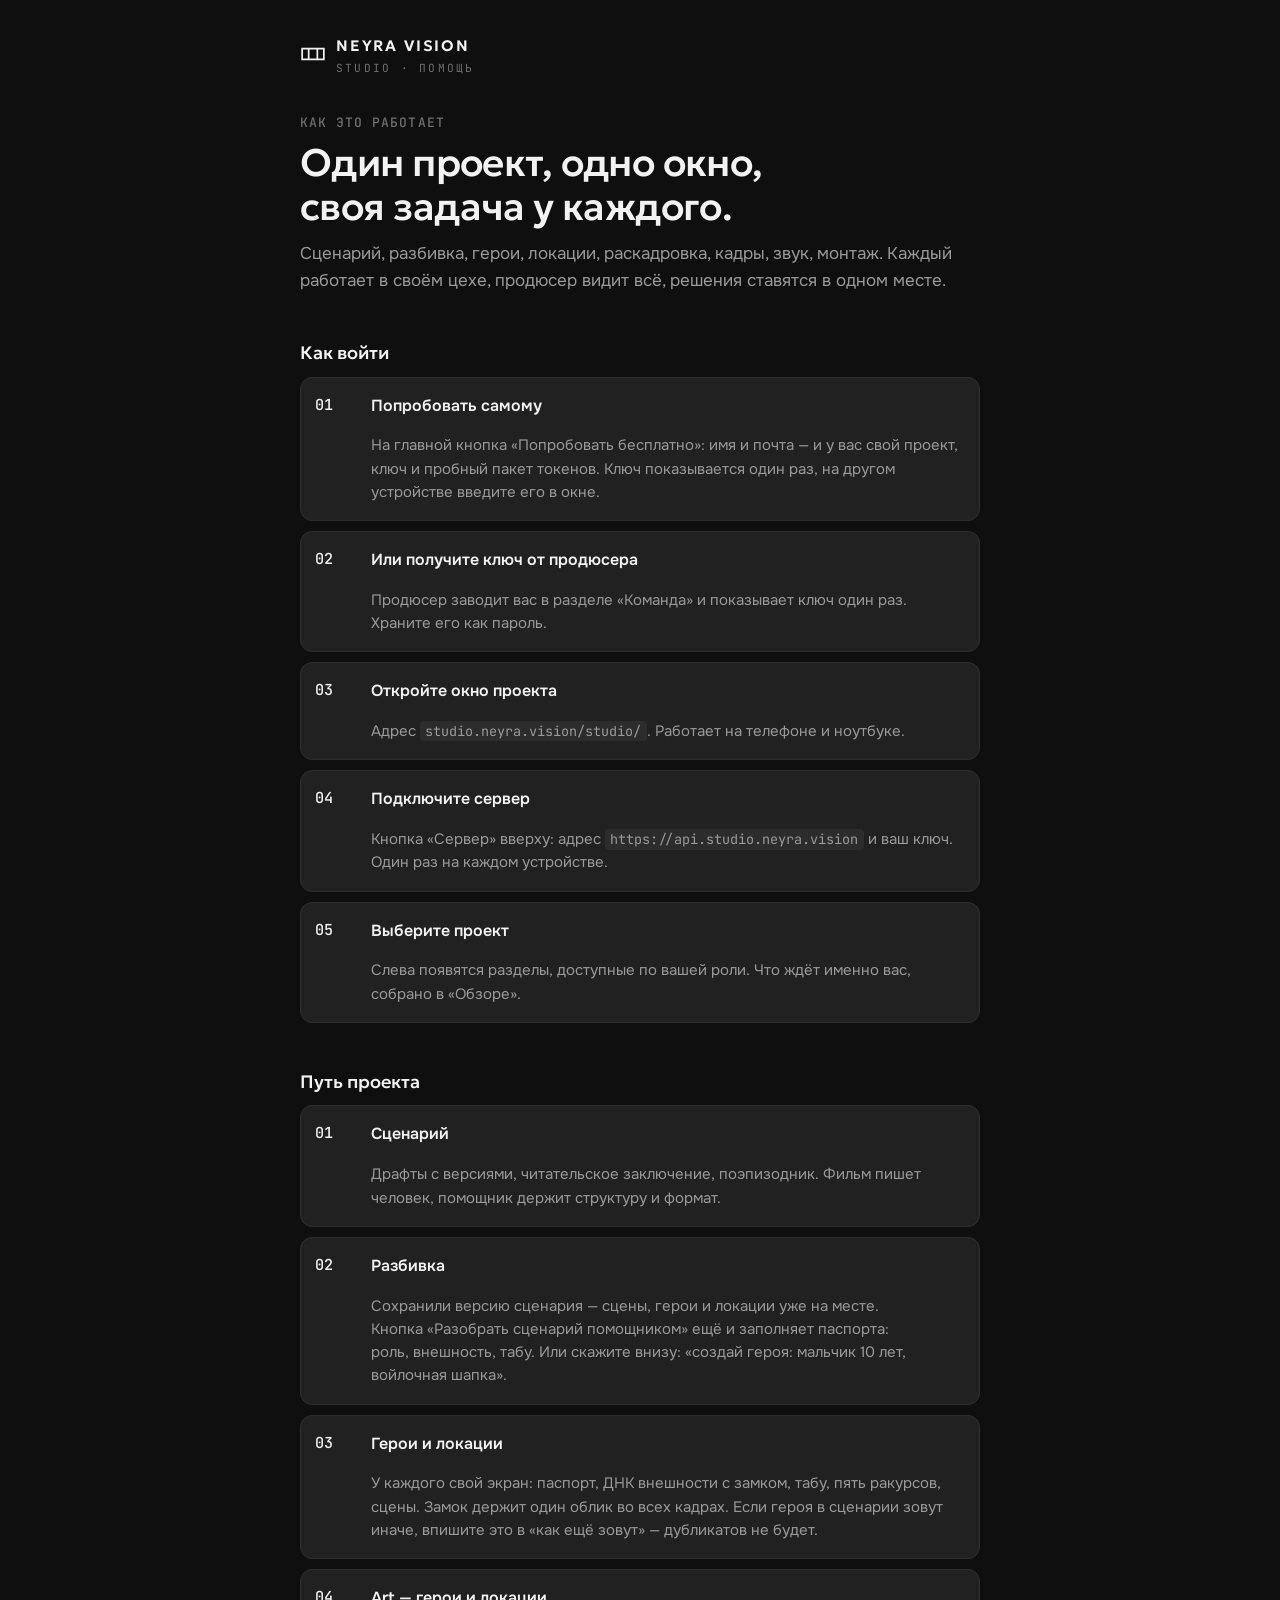
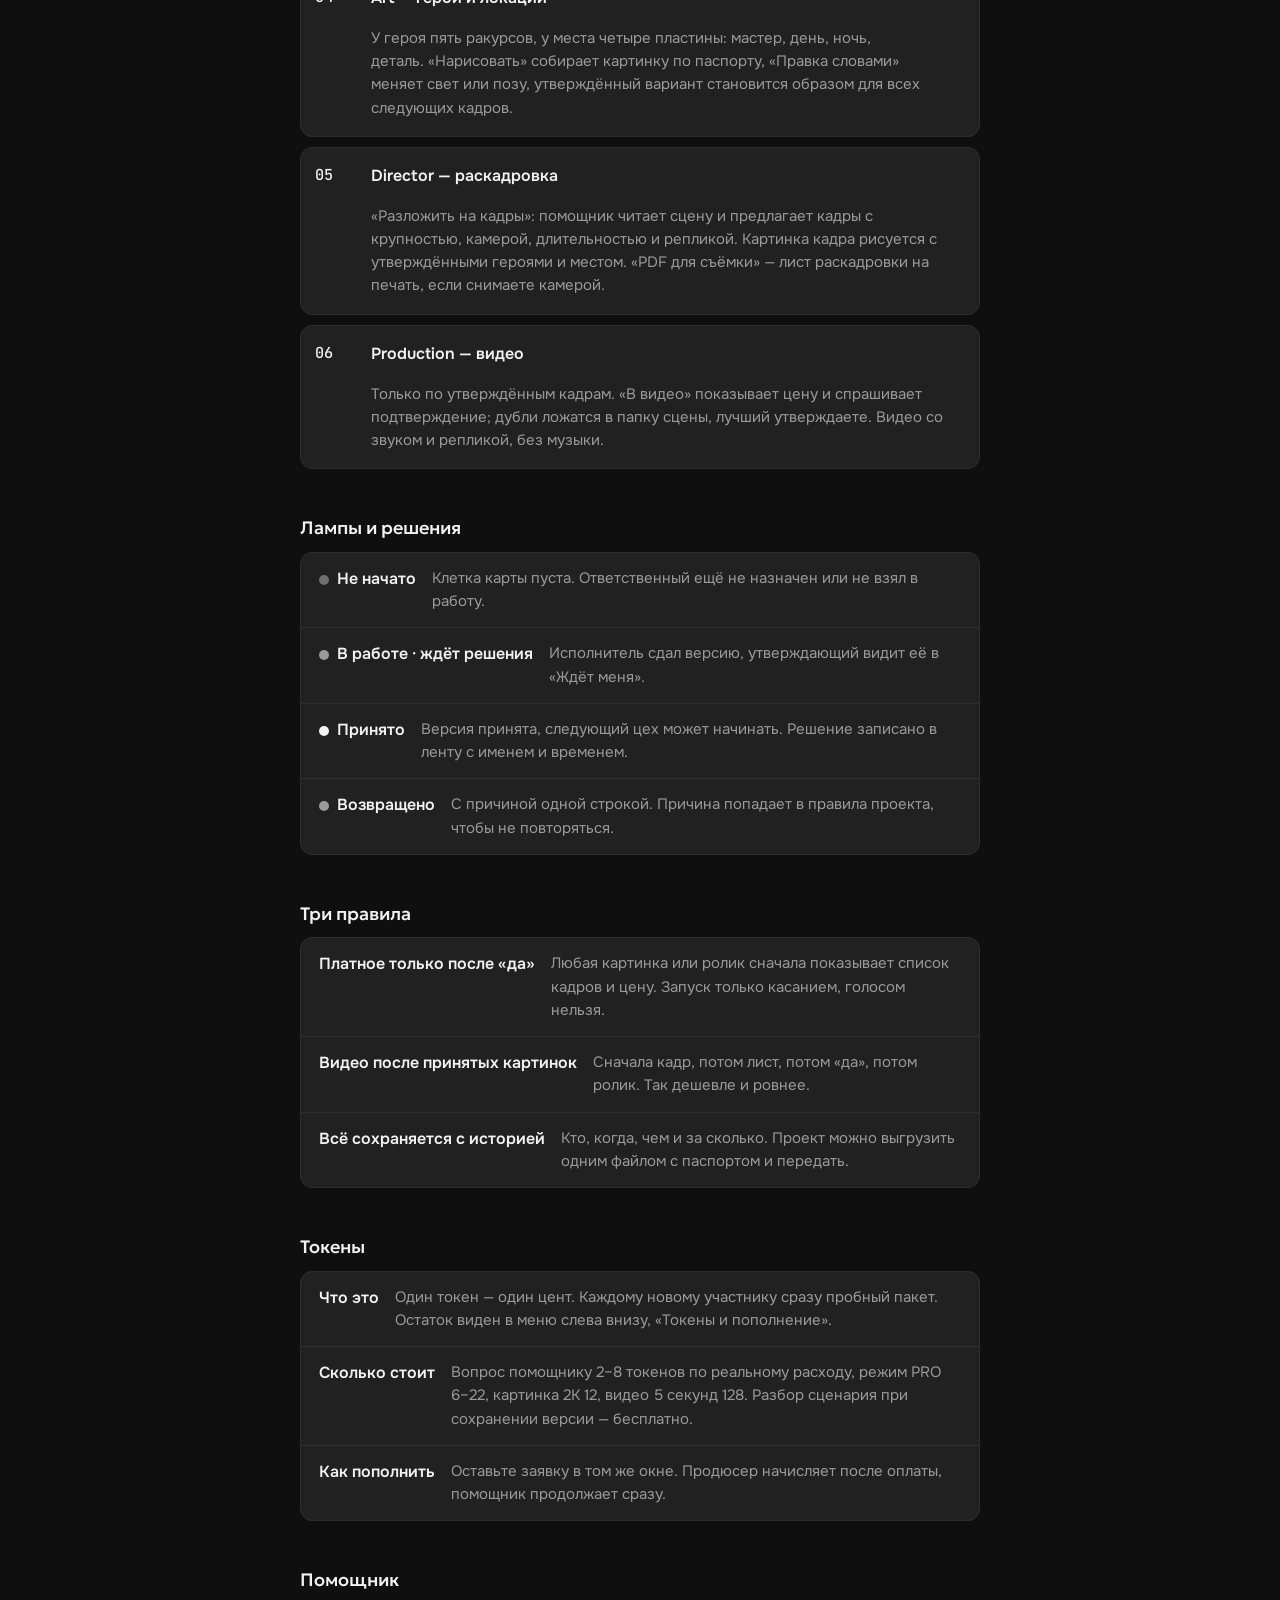
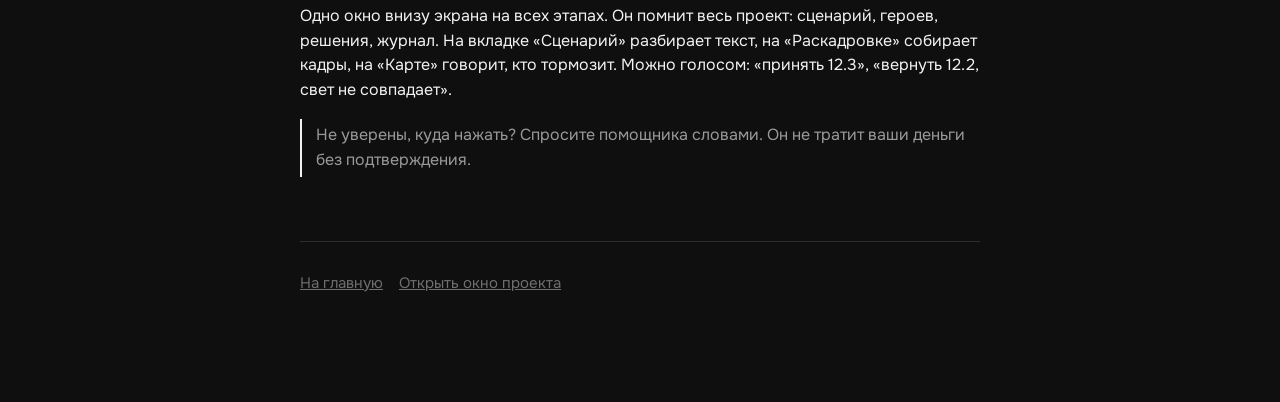
<file: pomoshch/index.html>
<!doctype html>
<html lang="ru" data-theme="graphite">
<head>
<meta charset="utf-8">
<meta name="viewport" content="width=device-width,initial-scale=1">
<title>Как это работает · Neyra Vision Studio</title>
<meta name="description" content="Как команда работает в окне проекта Neyra Vision Studio: вход по ключу, разделы по цехам, карта производства, кадры и правило «да».">
<meta name="theme-color" content="#1a1a1a">
<meta name="robots" content="noindex">
<link rel="icon" href="../assets/favicon-64.png" sizes="64x64">
<link rel="stylesheet" href="../dizayn/tokeny.css">
<style>
*{box-sizing:border-box}
body{margin:0;background:var(--bg);color:var(--text);font:400 var(--fs-text)/1.55 var(--body);-webkit-font-smoothing:antialiased}
a{color:inherit}:focus-visible{outline:2px solid var(--accent);outline-offset:2px}::selection{background:var(--accent);color:var(--accent-ink)}
.wrap{max-width:720px;margin:0 auto;padding:32px 20px 96px}
.top{display:flex;align-items:center;gap:12px;min-height:44px;margin-bottom:40px}
.top a{display:inline-flex;align-items:center;gap:10px;min-height:44px;text-decoration:none}
.top b{font:600 .95rem/1 var(--disp);letter-spacing:.12em;text-transform:uppercase}
.top small{display:block;font:400 .7rem/1 var(--mono);letter-spacing:.2em;color:var(--dim);margin-top:.35em}
.label{font:500 var(--fs-label)/1 var(--mono);letter-spacing:.08em;text-transform:uppercase;color:var(--dim)}
h1{font:500 clamp(1.75rem,1.4rem + 1.6vw,2.4rem)/1.15 var(--disp);letter-spacing:-.015em;margin:8px 0 12px;text-wrap:balance}
h2{font:500 var(--fs-lead)/1.25 var(--disp);margin:48px 0 12px}
p{margin:0 0 12px;max-width:62ch;text-wrap:pretty}
.lead{color:var(--muted);font-size:1.0625rem}
ol.steps{list-style:none;margin:0;padding:0;counter-reset:s;display:grid;gap:10px}
ol.steps li{counter-increment:s;display:grid;grid-template-columns:44px 1fr;gap:12px;background:var(--surface);border:1px solid var(--line-soft);border-radius:12px;padding:16px 18px 16px 14px}
ol.steps li::before{content:counter(s,decimal-leading-zero);font:500 .95rem/1 var(--mono);color:var(--accent);padding-top:3px;grid-row:1/3}
ol.steps li>*{grid-column:2}
ol.steps b{display:block;font-weight:600;margin-bottom:4px}
ol.steps p{margin:0;color:var(--muted);font-size:var(--fs-small)}
.sheet{background:var(--surface);border:1px solid var(--line-soft);border-radius:12px}
.row{display:grid;grid-template-columns:auto 1fr;gap:4px 16px;align-items:start;padding:14px 18px;border-bottom:1px solid var(--line-soft)}
.row:last-child{border:0}.row .k{font-weight:600;white-space:nowrap}.row .v{color:var(--muted);font-size:var(--fs-small)}
.lamp{display:inline-block;width:10px;height:10px;border-radius:50%;background:var(--lamp-off);vertical-align:middle;margin-right:8px}
.lamp.r{background:var(--lamp-red)}.lamp.a{background:var(--lamp-amber)}.lamp.g{background:var(--lamp-green)}
code{font:.9em var(--mono);background:var(--surface-2);padding:.1em .4em;border-radius:4px}
.note{border-left:2px solid var(--accent);padding:4px 0 4px 14px;color:var(--muted);margin:16px 0}
footer{margin-top:64px;padding-top:20px;border-top:1px solid var(--line-soft);color:var(--dim);font-size:var(--fs-small)}
footer a{display:inline-flex;align-items:center;min-height:44px;margin-right:16px}
@media (max-width:600px){.row{grid-template-columns:1fr}.row .k{white-space:normal}ol.steps p{font-size:1rem}.row .v{font-size:1rem}}
</style>
</head>
<body>
<div class="wrap">
 <div class="top"><a href="../"><svg width="26" height="26" viewBox="0 0 24 24" fill="none" stroke="currentColor" stroke-width="1.6" aria-hidden="true"><path d="M2 7h20v10H2z"/><path d="M8 7v10M16 7v10"/></svg><span><b>Neyra Vision</b><small>STUDIO · ПОМОЩЬ</small></span></a></div>

 <p class="label">Как это работает</p>
 <h1>Один проект, одно окно, своя задача у каждого.</h1>
 <p class="lead">Сценарий, разбивка, герои, локации, раскадровка, кадры, звук, монтаж. Каждый работает в своём цехе, продюсер видит всё, решения ставятся в одном месте.</p>

 <h2>Как войти</h2>
 <ol class="steps">
  <li><b>Попробовать самому</b><p>На главной кнопка «Попробовать бесплатно»: имя и почта — и у вас свой проект, ключ и пробный пакет токенов. Ключ показывается один раз, на другом устройстве введите его в окне.</p></li>
  <li><b>Или получите ключ от продюсера</b><p>Продюсер заводит вас в разделе «Команда» и показывает ключ один раз. Храните его как пароль.</p></li>
  <li><b>Откройте окно проекта</b><p>Адрес <code>studio.neyra.vision/studio/</code>. Работает на телефоне и ноутбуке.</p></li>
  <li><b>Подключите сервер</b><p>Кнопка «Сервер» вверху: адрес <code>https://api.studio.neyra.vision</code> и ваш ключ. Один раз на каждом устройстве.</p></li>
  <li><b>Выберите проект</b><p>Слева появятся разделы, доступные по вашей роли. Что ждёт именно вас, собрано в «Обзоре».</p></li>
 </ol>

 <h2>Путь проекта</h2>
 <ol class="steps">
  <li><b>Сценарий</b><p>Драфты с версиями, читательское заключение, поэпизодник. Фильм пишет человек, помощник держит структуру и формат.</p></li>
  <li><b>Разбивка</b><p>Сохранили версию сценария — сцены, герои и локации уже на месте. Кнопка «Разобрать сценарий помощником» ещё и заполняет паспорта: роль, внешность, табу. Или скажите внизу: «создай героя: мальчик 10 лет, войлочная шапка».</p></li>
  <li><b>Герои и локации</b><p>У каждого свой экран: паспорт, ДНК внешности с замком, табу, пять ракурсов, сцены. Замок держит один облик во всех кадрах. Если героя в сценарии зовут иначе, впишите это в «как ещё зовут» — дубликатов не будет.</p></li>
  <li><b>Art — герои и локации</b><p>У героя пять ракурсов, у места четыре пластины: мастер, день, ночь, деталь. «Нарисовать» собирает картинку по паспорту, «Правка словами» меняет свет или позу, утверждённый вариант становится образом для всех следующих кадров.</p></li>
  <li><b>Director — раскадровка</b><p>«Разложить на кадры»: помощник читает сцену и предлагает кадры с крупностью, камерой, длительностью и репликой. Картинка кадра рисуется с утверждёнными героями и местом. «PDF для съёмки» — лист раскадровки на печать, если снимаете камерой.</p></li>
  <li><b>Production — видео</b><p>Только по утверждённым кадрам. «В видео» показывает цену и спрашивает подтверждение; дубли ложатся в папку сцены, лучший утверждаете. Видео со звуком и репликой, без музыки.</p></li>
 </ol>

 <h2>Лампы и решения</h2>
 <div class="sheet">
  <div class="row"><div class="k"><span class="lamp"></span>Не начато</div><div class="v">Клетка карты пуста. Ответственный ещё не назначен или не взял в работу.</div></div>
  <div class="row"><div class="k"><span class="lamp a"></span>В работе · ждёт решения</div><div class="v">Исполнитель сдал версию, утверждающий видит её в «Ждёт меня».</div></div>
  <div class="row"><div class="k"><span class="lamp g"></span>Принято</div><div class="v">Версия принята, следующий цех может начинать. Решение записано в ленту с именем и временем.</div></div>
  <div class="row"><div class="k"><span class="lamp r"></span>Возвращено</div><div class="v">С причиной одной строкой. Причина попадает в правила проекта, чтобы не повторяться.</div></div>
 </div>

 <h2>Три правила</h2>
 <div class="sheet">
  <div class="row"><div class="k">Платное только после «да»</div><div class="v">Любая картинка или ролик сначала показывает список кадров и цену. Запуск только касанием, голосом нельзя.</div></div>
  <div class="row"><div class="k">Видео после принятых картинок</div><div class="v">Сначала кадр, потом лист, потом «да», потом ролик. Так дешевле и ровнее.</div></div>
  <div class="row"><div class="k">Всё сохраняется с историей</div><div class="v">Кто, когда, чем и за сколько. Проект можно выгрузить одним файлом с паспортом и передать.</div></div>
 </div>

 <h2>Токены</h2>
 <div class="sheet">
  <div class="row"><div class="k">Что это</div><div class="v">Один токен — один цент. Каждому новому участнику сразу пробный пакет. Остаток виден в меню слева внизу, «Токены и пополнение».</div></div>
  <div class="row"><div class="k">Сколько стоит</div><div class="v">Вопрос помощнику 2–8 токенов по реальному расходу, режим PRO 6–22, картинка 2K 12, видео 5 секунд 128. Разбор сценария при сохранении версии — бесплатно.</div></div>
  <div class="row"><div class="k">Как пополнить</div><div class="v">Оставьте заявку в том же окне. Продюсер начисляет после оплаты, помощник продолжает сразу.</div></div>
 </div>

 <h2>Помощник</h2>
 <p>Одно окно внизу экрана на всех этапах. Он помнит весь проект: сценарий, героев, решения, журнал. На вкладке «Сценарий» разбирает текст, на «Раскадровке» собирает кадры, на «Карте» говорит, кто тормозит. Можно голосом: «принять 12.3», «вернуть 12.2, свет не совпадает».</p>
 <p class="note">Не уверены, куда нажать? Спросите помощника словами. Он не тратит ваши деньги без подтверждения.</p>

 <footer><a href="../">На главную</a><a href="../studio/">Открыть окно проекта</a></footer>
</div>
</body>
</html>
</file>
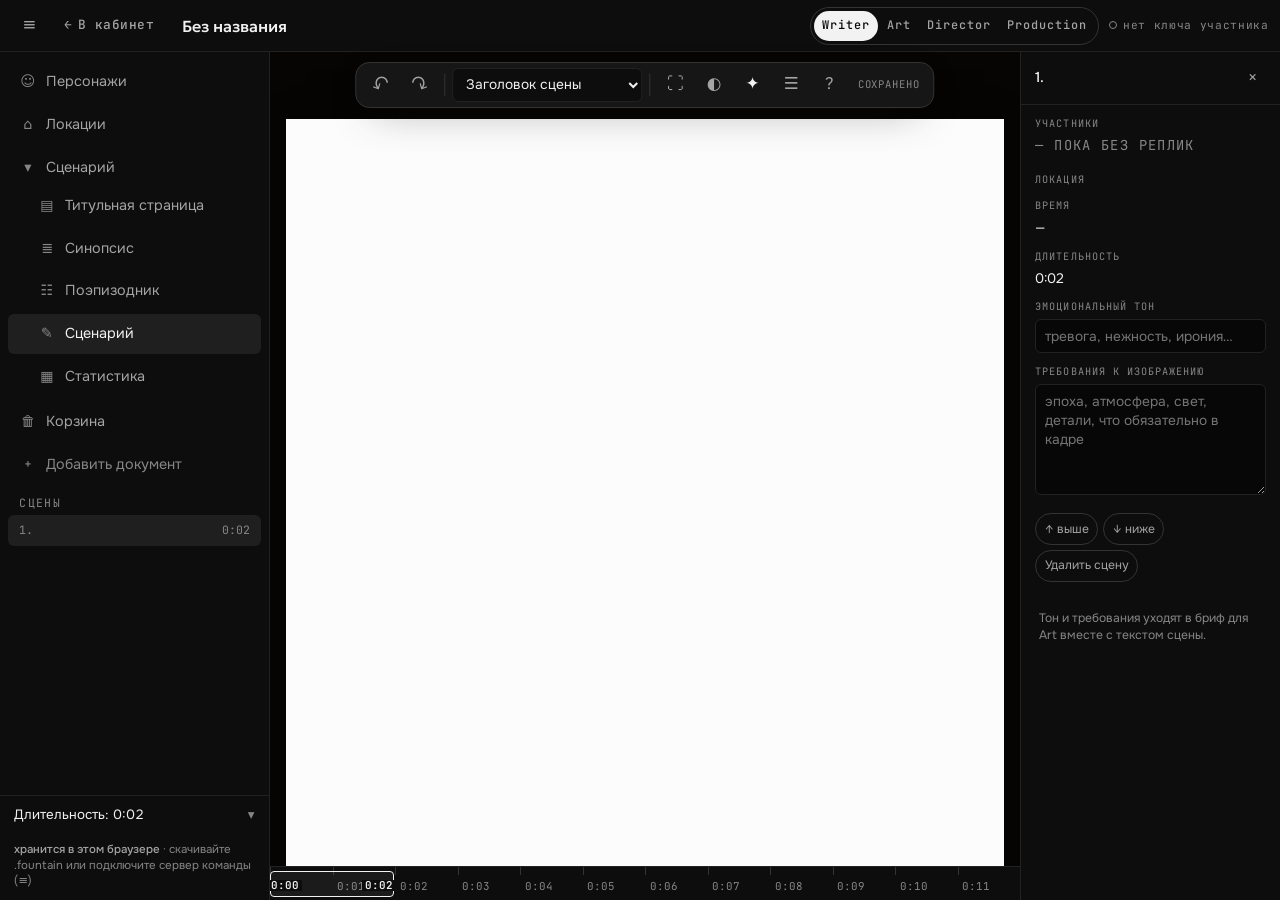
<file: scenariy/index.html>
<!doctype html>
<html lang="ru" data-lang="ru">
<head>
<meta charset="utf-8">
<title>Neyra Writer · Neyra Vision Studio</title>
<meta name="viewport" content="width=device-width,initial-scale=1">
<meta name="description" content="Сценарная Neyra Vision Studio: лист сценария как в профессиональных программах, Tab и Enter переключают абзацы, сцены и хронометраж, помощник NEYRA.">
<meta name="theme-color" content="#1c1a16">
<meta name="robots" content="noindex">
<meta property="og:title" content="Сценарная · Neyra Vision Studio">
<meta property="og:description" content="Редактор сценария на русском и казахском: лист, сцены, хронометраж, NEYRA.">
<meta property="og:image" content="https://studio.neyra.vision/assets/og-scenariy.jpg">
<meta property="og:image:width" content="1200"><meta property="og:image:height" content="630">
<meta property="og:type" content="website"><meta property="og:url" content="https://studio.neyra.vision/scenariy/">
<link rel="icon" href="../assets/favicon-64.png">
<link rel="preconnect" href="https://fonts.googleapis.com"><link rel="preconnect" href="https://fonts.gstatic.com" crossorigin>
<link href="https://fonts.googleapis.com/css2?family=Geologica:wght@300;500;600&family=Onest:wght@400;500;600&family=JetBrains+Mono:wght@400;500&family=Courier+Prime:ital,wght@0,400;0,700;1,400&display=swap" rel="stylesheet">
<link rel="stylesheet" href="app.css?v=62">
</head>
<body>
<noscript><div class="nojs">Сценарная работает только с включённым JavaScript.</div></noscript>
<div class="app">
  <header class="top">
    <button class="ic" id="btnMenu" type="button" aria-label="Меню" title="Меню: проекты, импорт, экспорт, сервер">≡</button>
    <a class="back" id="lnkBack" href="../studio/" title="Кабинет проекта">← <span data-t="В кабинет">В кабинет</span></a>
    <input class="title-in" id="title" type="text" placeholder="Название проекта" data-tp="Жоба атауы" aria-label="Название проекта" spellcheck="false">
    <nav class="pages" aria-label="Отделы">
      <span class="pg on">Writer</span>
      <a class="pg" id="lnkArt" href="../studio/">Art</a>
      <a class="pg" id="lnkDirector" href="../studio/">Director</a>
      <a class="pg" id="lnkProduction" href="../studio/">Production</a>
    </nav>
    <span class="state" id="aiState" title=""><span class="dot" id="aiDot"></span><span id="aiStateText" data-t="проверяю связь">проверяю связь</span></span>
    <button class="ic mob" id="mobNav" type="button" aria-label="Навигатор">☰</button>
  </header>

  <div class="main">
    <aside class="nav" id="nav">
      <div class="nav-b">
        <div class="docs" id="docs">
          <button type="button" class="doc-i" data-doc="chars"><i>☺</i><span data-t="Персонажи">Персонажи</span><small id="charsCount"></small></button>
          <button type="button" class="doc-i" data-doc="locs"><i>⌂</i><span data-t="Локации">Локации</span><small id="locsCount"></small></button>
          <div class="doc-g"><i>▾</i><span data-t="Сценарий">Сценарий</span></div>
          <button type="button" class="doc-i sub" data-doc="title"><i>▤</i><span data-t="Титульная страница">Титульная страница</span></button>
          <button type="button" class="doc-i sub" data-doc="synopsis"><i>≣</i><span data-t="Синопсис">Синопсис</span></button>
          <button type="button" class="doc-i sub" data-doc="treatment"><i>☷</i><span data-t="Поэпизодник">Поэпизодник</span></button>
          <button type="button" class="doc-i sub on" data-doc="script"><i>✎</i><span data-t="Сценарий">Сценарий</span></button>
          <button type="button" class="doc-i sub" data-doc="stats"><i>▦</i><span data-t="Статистика">Статистика</span></button>
          <div id="userDocs"></div>
          <button type="button" class="doc-i" data-doc="trash"><i>🗑</i><span data-t="Корзина">Корзина</span><small id="trashCount"></small></button>
          <button type="button" class="doc-i add" id="addDoc"><i>+</i><span data-t="Добавить документ">Добавить документ</span></button>
        </div>
        <div class="scenes hidden" id="scenesPane">
          <div class="caps" style="padding:.6rem .7rem .2rem" data-t="Сцены">Сцены</div>
          <ul class="scene-list" id="scenes"></ul>
        </div>
      </div>
      <button type="button" class="nav-f" id="counter" title="Что считать"><span id="counterText">Длительность: 0:00</span> <span class="caret">▾</span></button>
      <div class="nav-store" id="storeNote"></div>
    </aside>

    <section class="work" id="work">
      <div class="tb" id="tb">
        <button type="button" class="ic" id="btnUndo" title="Отменить (⌘Z)">↶</button>
        <button type="button" class="ic" id="btnRedo" title="Повторить (⌘⇧Z)">↷</button>
        <span class="sep"></span>
        <select id="ptype" class="ptype" aria-label="Тип абзаца">
          <option value="scene_heading" data-t="Заголовок сцены">Заголовок сцены</option>
          <option value="scene_characters" data-t="Участники сцены">Участники сцены</option>
          <option value="action" data-t="Описание действия">Описание действия</option>
          <option value="character" data-t="Персонаж">Персонаж</option>
          <option value="parenthetical" data-t="Ремарка">Ремарка</option>
          <option value="dialogue" data-t="Реплика">Реплика</option>
          <option value="lyrics" data-t="Лирика">Лирика</option>
          <option value="shot" data-t="Кадр">Кадр</option>
          <option value="transition" data-t="Переход">Переход</option>
          <option value="inline_note" data-t="Заметка по тексту">Заметка по тексту</option>
          <option value="unformatted_text" data-t="Простой текст">Простой текст</option>
          <option value="sequence_heading" data-t="Группа (эпизод)">Группа (эпизод)</option>
          <option value="act_heading" data-t="Акт">Акт</option>
          <option value="page_break" data-t="Разрыв страницы">Разрыв страницы</option>
        </select>
        <span class="sep"></span>
        <button type="button" class="ic" id="btnFocus" title="Только лист (⌘⇧F)">⛶</button>
        <button type="button" class="ic" id="btnPaper" title="Бумага: светлая / графит">◐</button>
        <button type="button" class="ic wand" id="btnNeyra" title="NEYRA — помощник">✦</button>
        <button type="button" class="ic" id="btnScene" title="Параметры сцены">☰</button>
        <button type="button" class="ic" id="btnHelp" title="Клавиши">?</button>
        <span class="save" id="saveState" data-t="сохранено">сохранено</span>
      </div>

      <div class="view" id="view-script">
        <div class="sheet-host"><div class="sheet" id="editor" data-placeholder="ИНТ. МЕСТО - ВРЕМЯ"></div></div>
      </div>
      <div class="view doc hidden" id="view-title">
        <div class="card"><h2 data-t="Титульная страница">Титульная страница</h2>
          <label><span data-t="Название">Название</span><input id="t-title" type="text"></label>
          <label><span data-t="Подзаголовок / жанр">Подзаголовок / жанр</span><input id="t-credit" type="text" placeholder="сценарий · драма · короткий метр"></label>
          <label><span data-t="Автор">Автор</span><input id="t-author" type="text"></label>
          <label><span data-t="Дата черновика">Дата черновика</span><input id="t-date" type="text"></label>
          <label><span data-t="Контакты">Контакты</span><textarea id="t-contact" rows="3"></textarea></label>
        </div>
        <div class="sheet tp" id="titlePreview"></div>
      </div>
      <div class="view doc hidden" id="view-synopsis">
        <div class="card"><h2 data-t="Синопсис">Синопсис</h2>
          <label><span data-t="Логлайн">Логлайн</span><textarea id="f-logline" rows="2" placeholder="[герой с изъяном] должен [цель], иначе [ставки], но [препятствие]"></textarea></label>
          <label><span data-t="Синопсис">Синопсис</span><textarea id="f-synopsis" rows="14" placeholder="что происходит, по порядку"></textarea></label>
          <label><span data-t="Заметки">Заметки</span><textarea id="f-notes" rows="6" placeholder="решения, вопросы, что отложили"></textarea></label>
        </div>
      </div>
      <div class="view doc hidden" id="view-treatment"><div class="card" id="treatmentCard"></div></div>
      <div class="view doc hidden" id="view-trash"><div class="card" id="trashCard"></div></div>
      <div class="view doc hidden" id="view-userdoc"><div class="card"><input id="ud-title" type="text" class="ud-title" placeholder="Название документа"><textarea id="ud-text" rows="22" placeholder="Текст документа: логлайн, тритмент, заметки…"></textarea><div class="sp-ops"><button type="button" id="ud-del">Удалить документ</button></div></div></div>
      <div class="view doc hidden" id="view-stats"><div class="card" id="statsCard"></div></div>
      <div class="view doc hidden" id="view-chars"><div class="card" id="charsCard"></div></div>
      <div class="view doc hidden" id="view-locs"><div class="card" id="locsCard"></div></div>
      <div class="ruler" id="ruler"></div>
    </section>

    <aside class="scene-panel" id="scenePanel">
      <div class="sp-h"><b id="spTitle" data-t="Сцена">Сцена</b><button type="button" class="ic" id="spClose" aria-label="Скрыть">×</button></div>
      <div class="sp-b" id="spBody"></div>
    </aside>
    <aside class="neyra hidden" id="neyra">
      <div class="neyra-h"><b>NEYRA</b>
        <div class="seg tier" role="group"><button type="button" data-tier="standard" aria-pressed="true" data-t="Стандарт">Стандарт</button><button type="button" data-tier="pro" aria-pressed="false">PRO</button></div>
        <button type="button" class="ic" id="btnNeyraClose" aria-label="Закрыть">×</button>
      </div>
      <div class="ai-list" id="actions">
        <button type="button" data-act="paraphrase"><i>↻</i><span data-t="Перефразировать">Перефразировать</span></button>
        <button type="button" data-act="expand"><i>⤢</i><span data-t="Расширить">Расширить</span></button>
        <button type="button" data-act="cut"><i>⤡</i><span data-t="Сократить">Сократить</span></button>
        <button type="button" data-act="continue"><i>⎘</i><span data-t="Вставить">Вставить</span></button>
        <button type="button" data-act="summarize"><i>≡</i><span data-t="Подытожить">Подытожить</span></button>
        <button type="button" data-act="translate"><i>Ә</i><span data-t="Перевести">Перевести</span></button>
        <button type="button" data-act="logline"><i>▤</i><span data-t="Сгенерировать синопсис">Сгенерировать синопсис</span></button>
        <button type="button" data-act="coverage"><i>✎</i><span data-t="Разбор сценария">Разбор сценария</span></button>
        <button type="button" data-act="generate"><i>Тт</i><span data-t="Сгенерировать">Сгенерировать</span></button>
        <button type="button" class="more" id="aiMore"><i>…</i><span data-t="Ещё">Ещё</span></button>
        <div class="ai-extra hidden" id="aiExtra">
          <button type="button" data-act="dialogue"><i>“</i><span data-t="Диалог живее">Диалог живее</span></button>
          <button type="button" data-act="modernize"><i>⌁</i><span data-t="Модернизировать">Модернизировать</span></button>
          <button type="button" data-act="turns"><i>⑂</i><span data-t="3 поворота">3 поворота</span></button>
          <button type="button" data-act="beats"><i>▦</i><span data-t="Бит-шит">Бит-шит</span></button>
          <button type="button" data-act="continuity"><i>⟲</i><span data-t="Непрерывность">Непрерывность</span></button>
        </div>
        <div class="ai-scope"><span class="caps" data-t="Работать с">Работать с</span> <select id="scope"><option value="auto" data-t="выделение → сцена → всё">выделение → сцена → всё</option><option value="selection" data-t="выделенным">выделенным</option><option value="scene" data-t="текущей сценой">текущей сценой</option><option value="all" data-t="всем сценарием">всем сценарием</option></select><span class="what" id="scopeWhat"></span></div>
      </div>
      <div class="chat" id="chat"></div>
      <div class="ai-foot"><span id="tokenInfo"></span><a href="../studio/#/studio/overview" id="topup" data-t="пополнить">пополнить</a></div>
      <form class="ask" id="askForm"><textarea id="askIn" rows="1" placeholder="Спросить NEYRA о сценарии…" data-tp="NEYRA-дан сценарий туралы сұрау…" aria-label="Вопрос"></textarea><button class="btn btn--main btn--sm" type="submit" aria-label="Отправить">→</button></form>
    </aside>
  </div>
</div>
<input type="file" id="fileIn" accept=".fountain,.txt,.md,.fdx,.json,.docx,.pdf" class="hidden">
<div class="toast" id="toast" role="status"></div>
<script src="fountain.js?v=62"></script>
<script src="editor.js?v=62"></script>
<script src="app.js?v=62"></script>
</body>
</html>
</file>
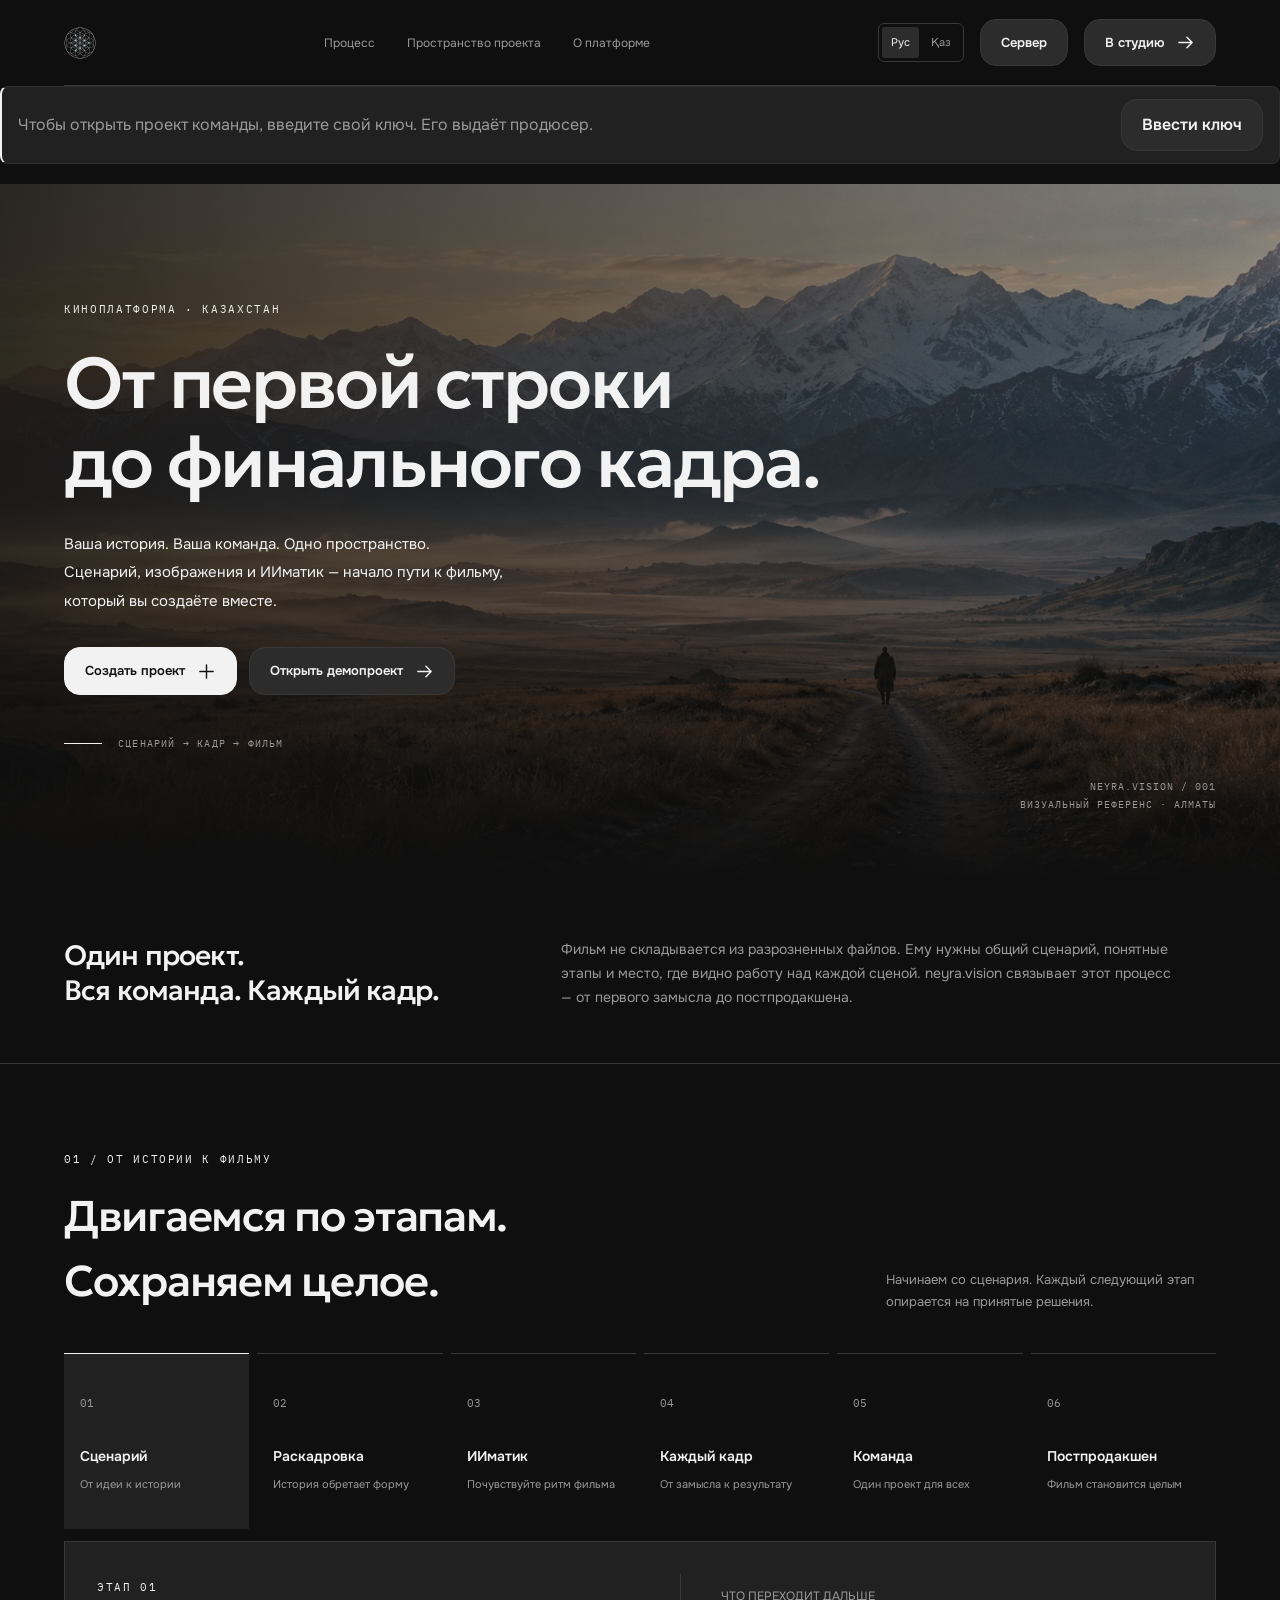
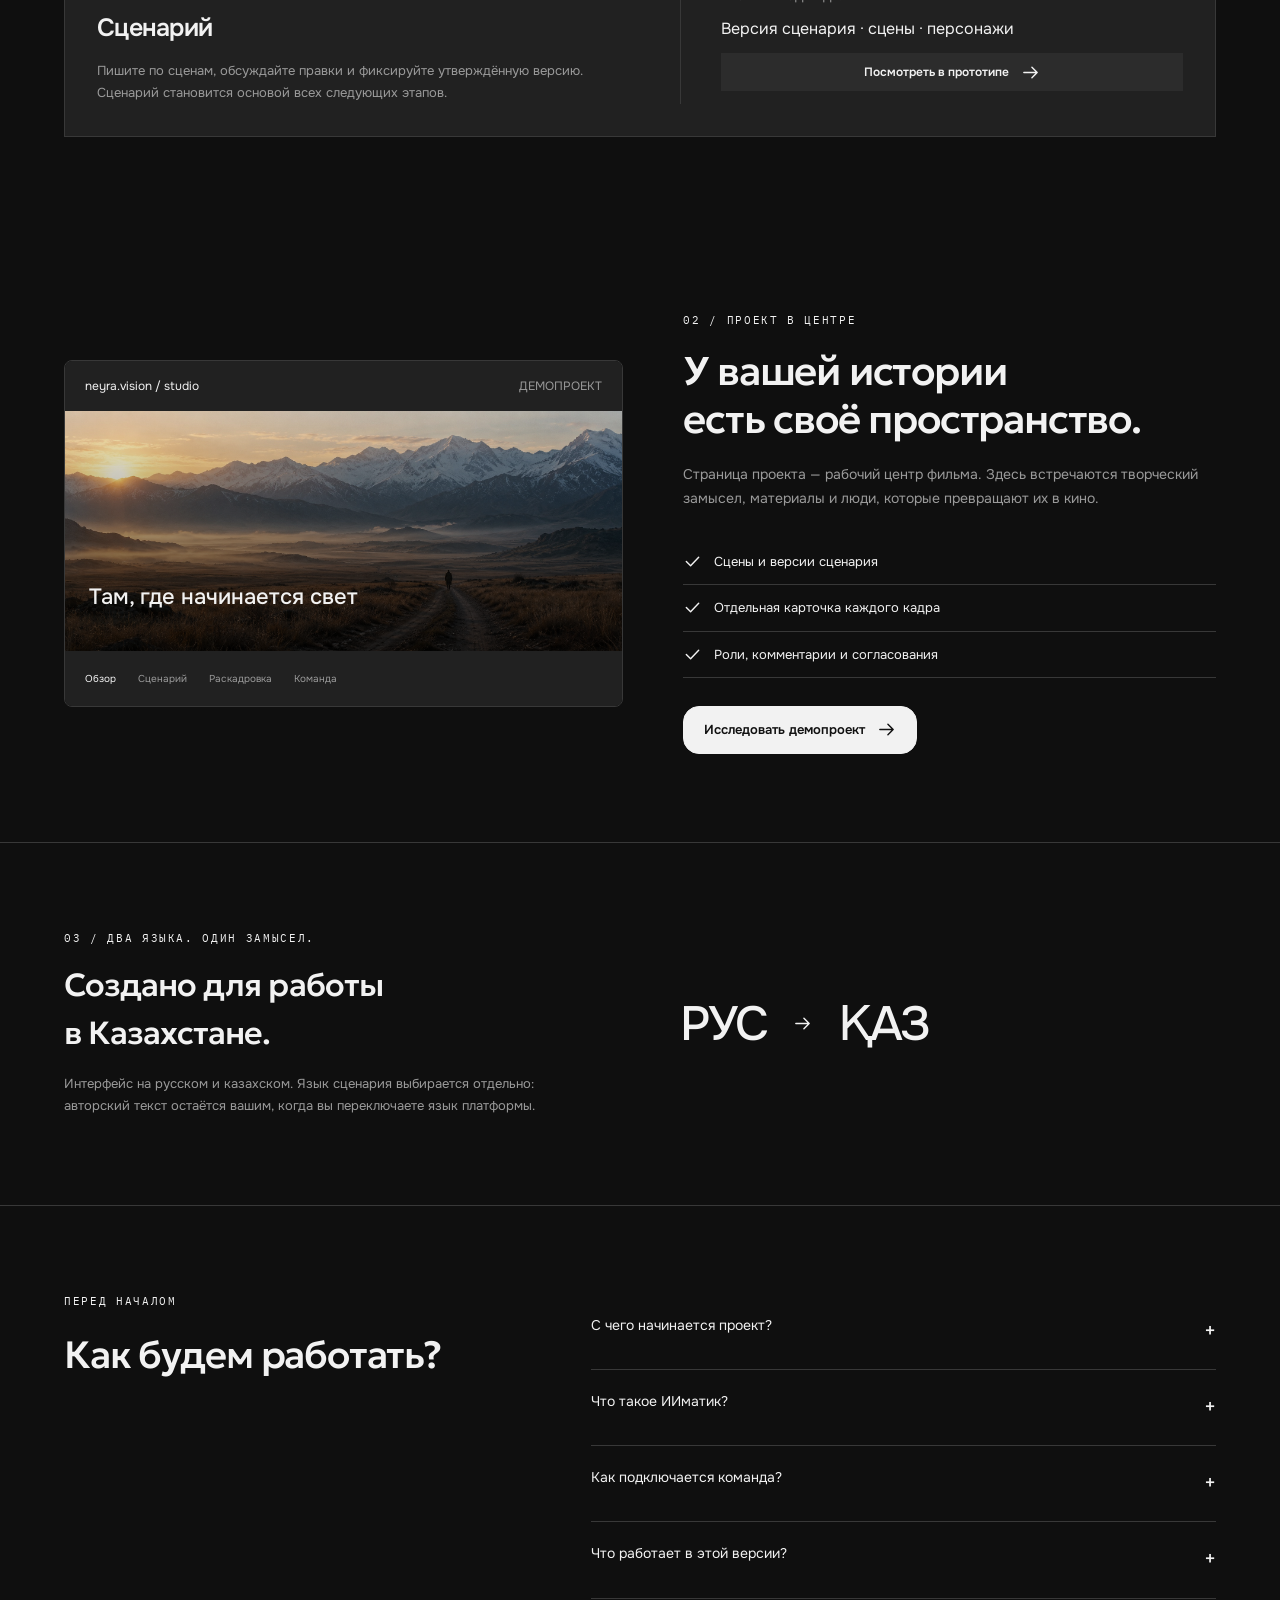
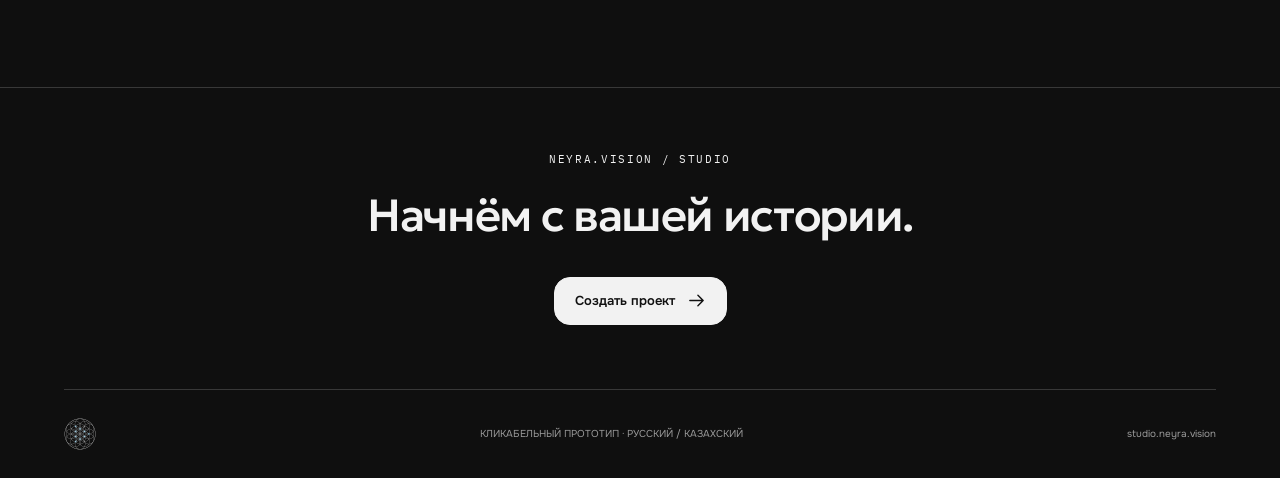
<file: studio/index.html>
<!doctype html>
<html lang="ru">
<head>
  <meta charset="utf-8">
  <meta name="viewport" content="width=device-width, initial-scale=1">
  <meta name="theme-color" content="#1a1a1a">
  <meta name="description" content="neyra.vision — пространство кинопроизводства в Казахстане. Сценарий, раскадровка и команда в одном проекте. Кликабельный прототип на русском и казахском.">
  <title>neyra.vision — от истории к кадру</title>
  <link rel="icon" href="assets/favicon.svg" type="image/svg+xml">
  <link rel="stylesheet" href="styles.css?v=20261013i">
  <link rel="stylesheet" href="okno.css?v=20261013i">
  <link rel="stylesheet" href="otdely.css?v=20261014h">
</head>
<body>
  <div id="app"></div>
  <dialog id="dialog"></dialog>
  <div id="toast" role="status" aria-live="polite"></div>
  <script type="module" src="app.js?v=20261014h"></script>
</body>
</html>
</file>
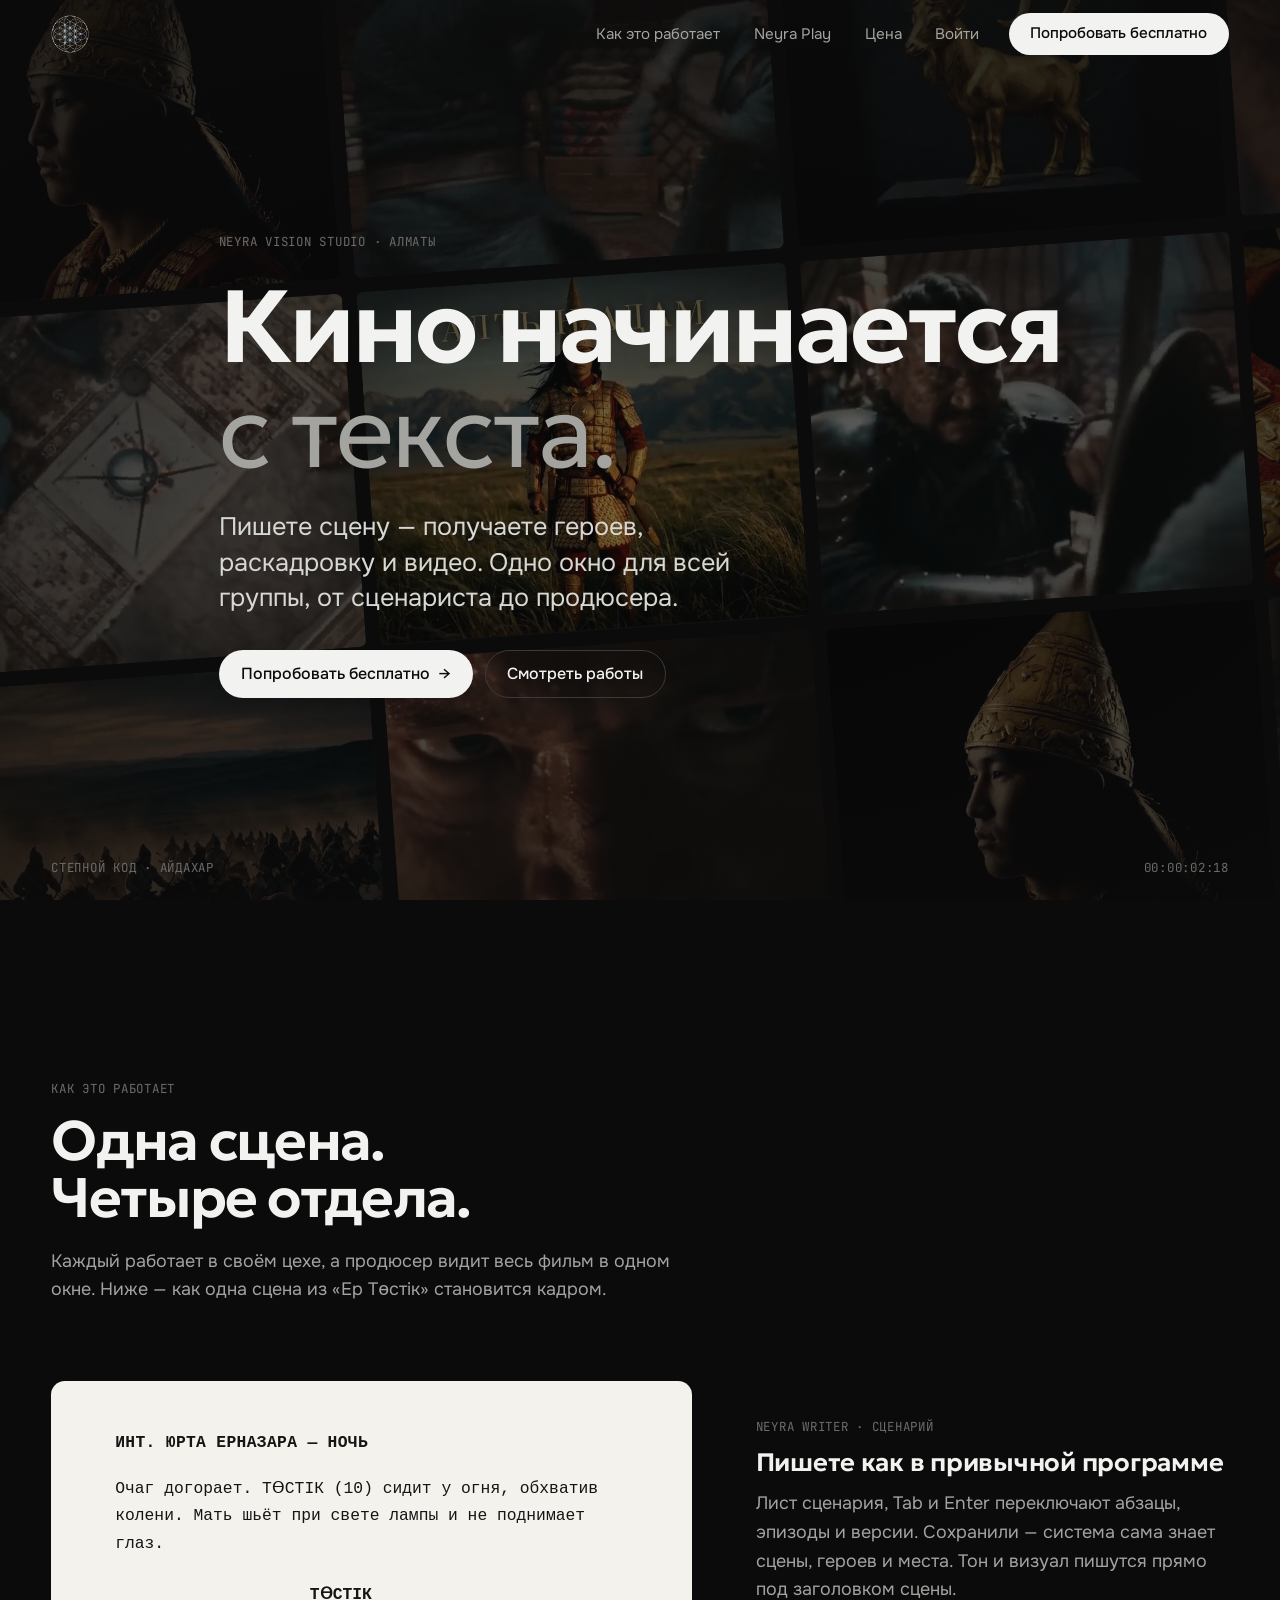
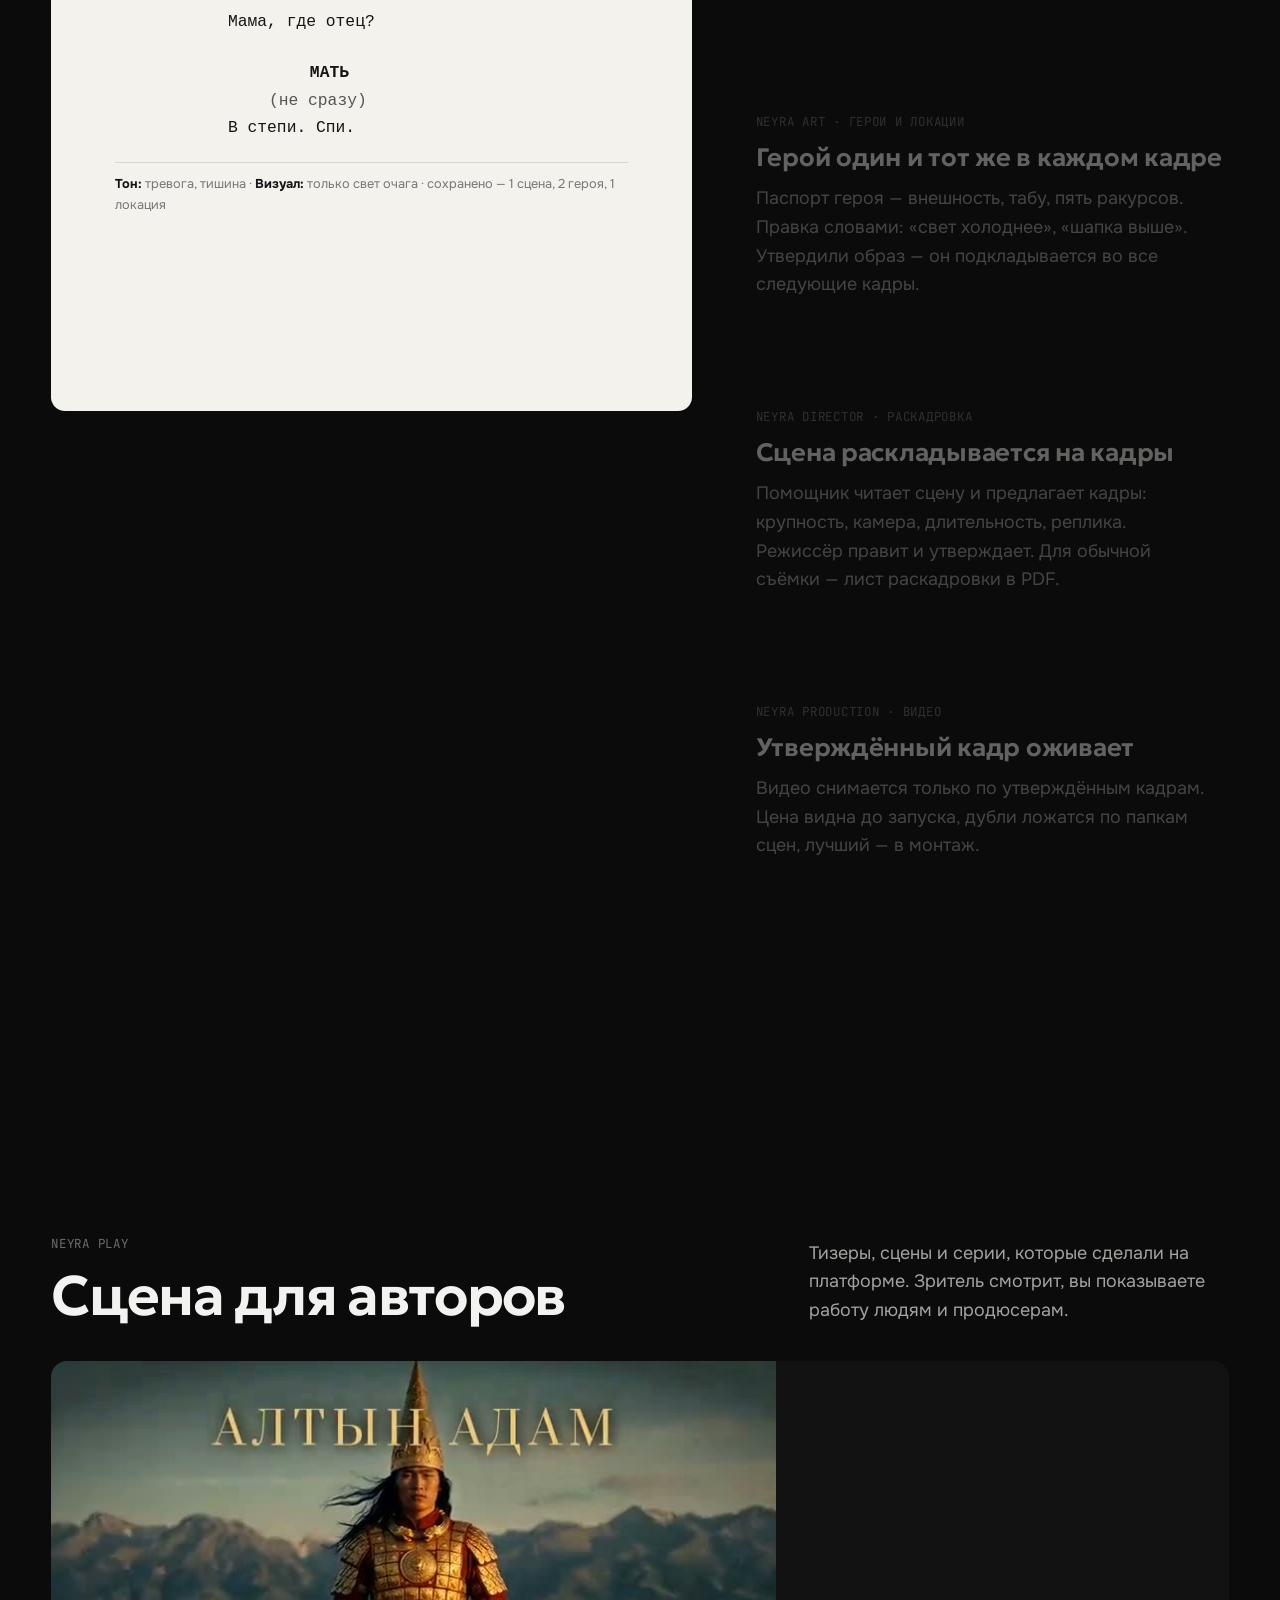
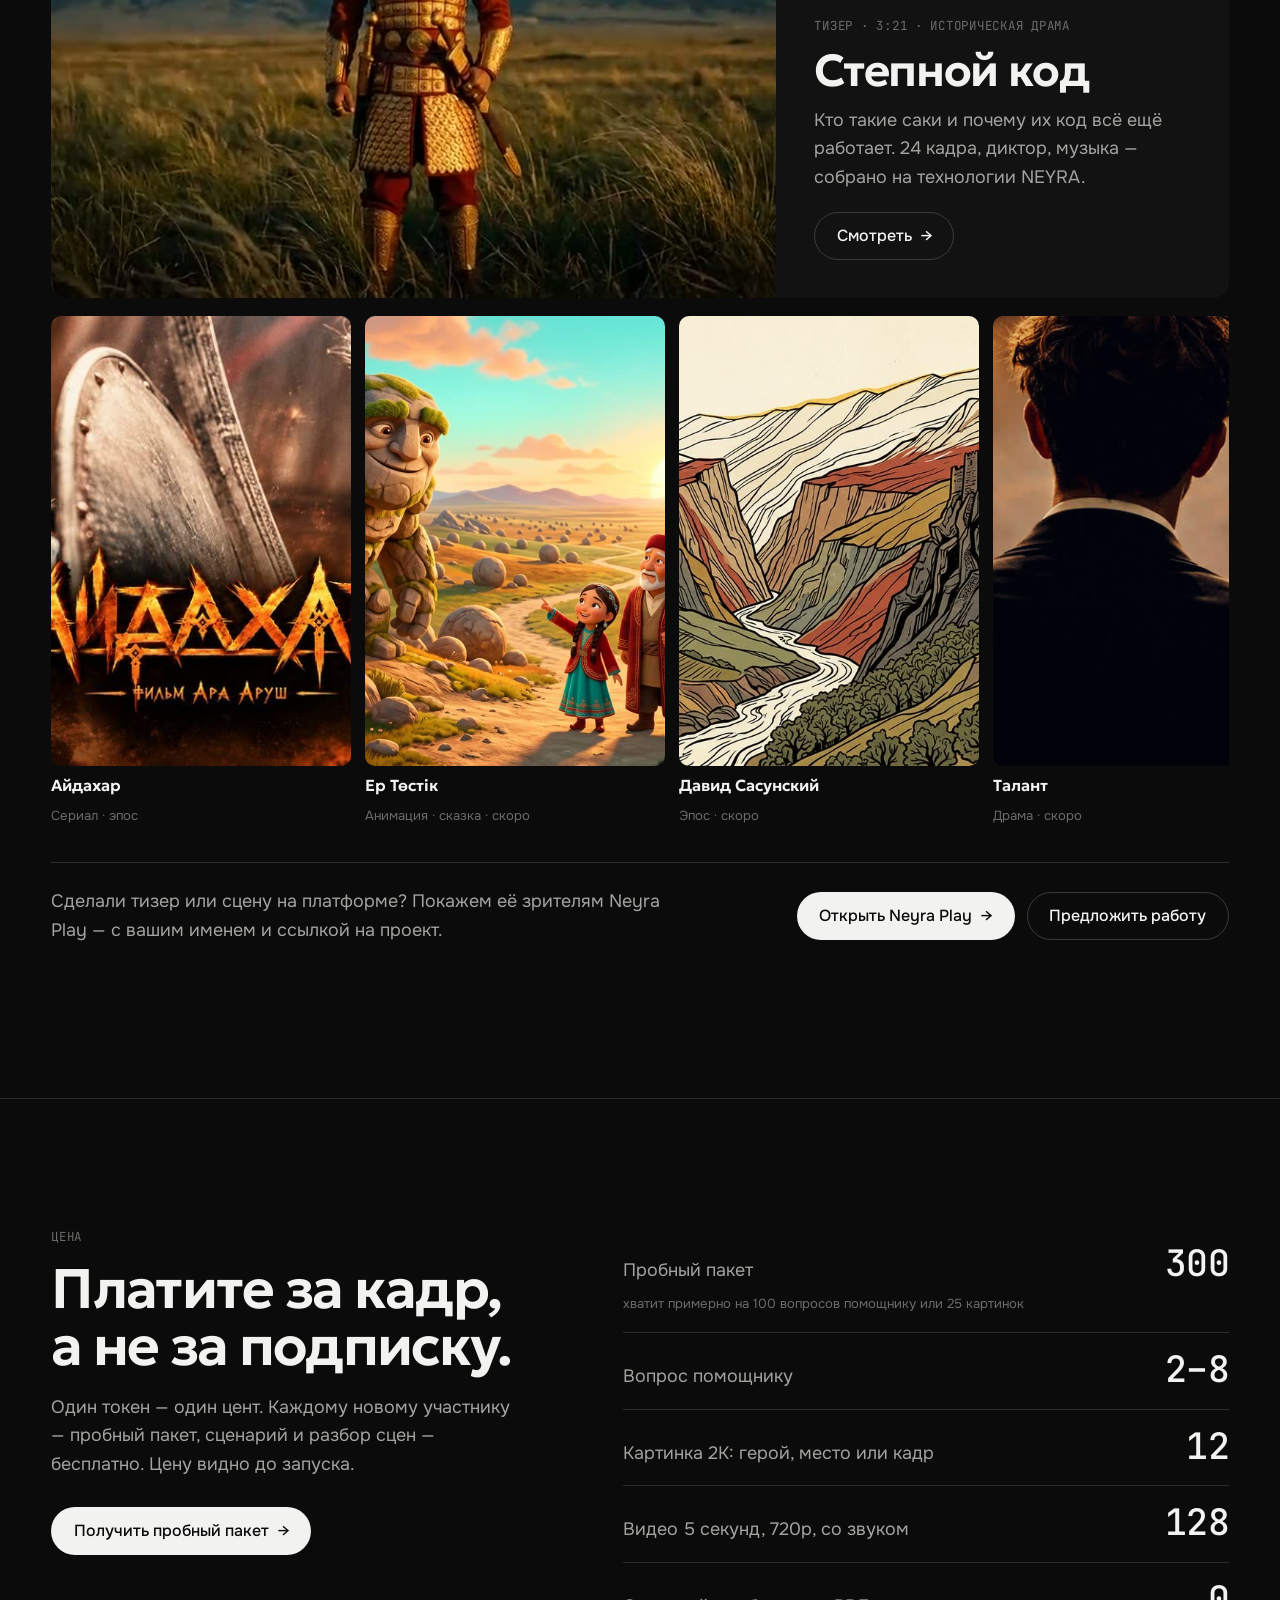
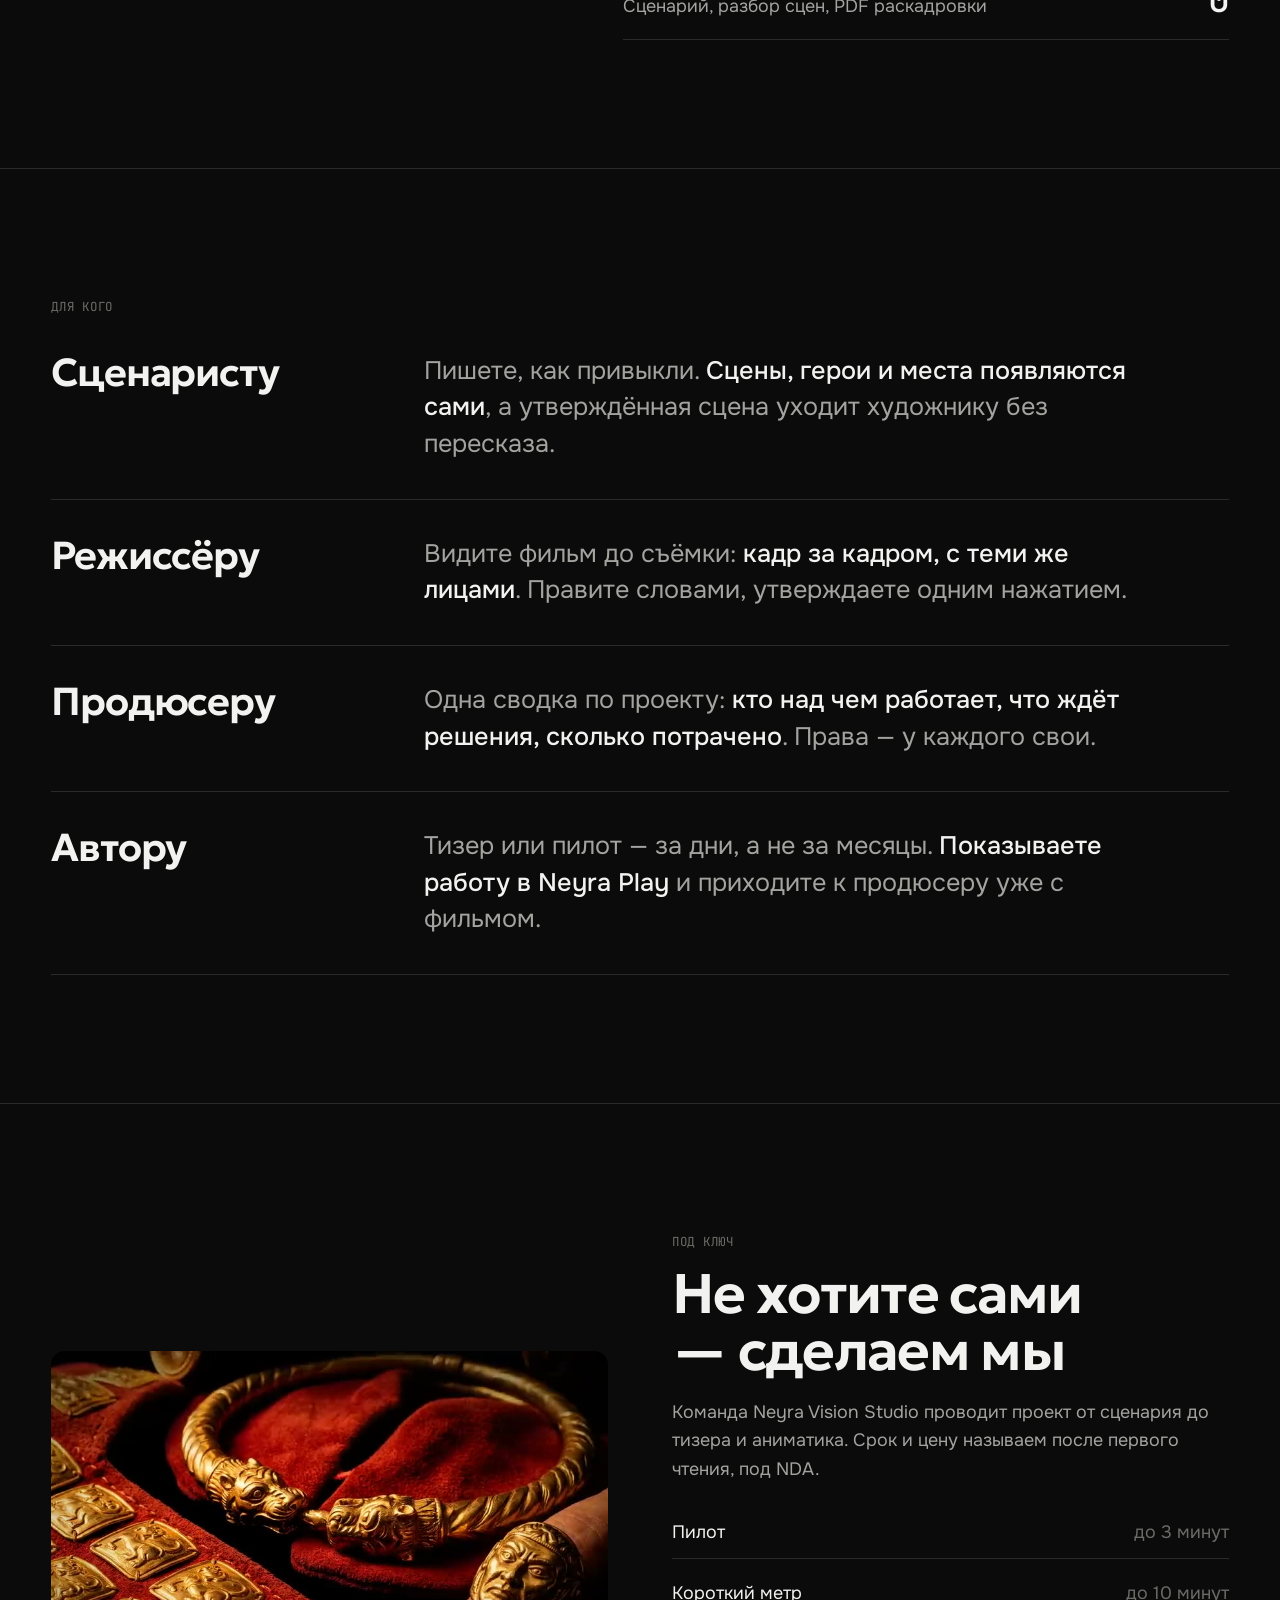
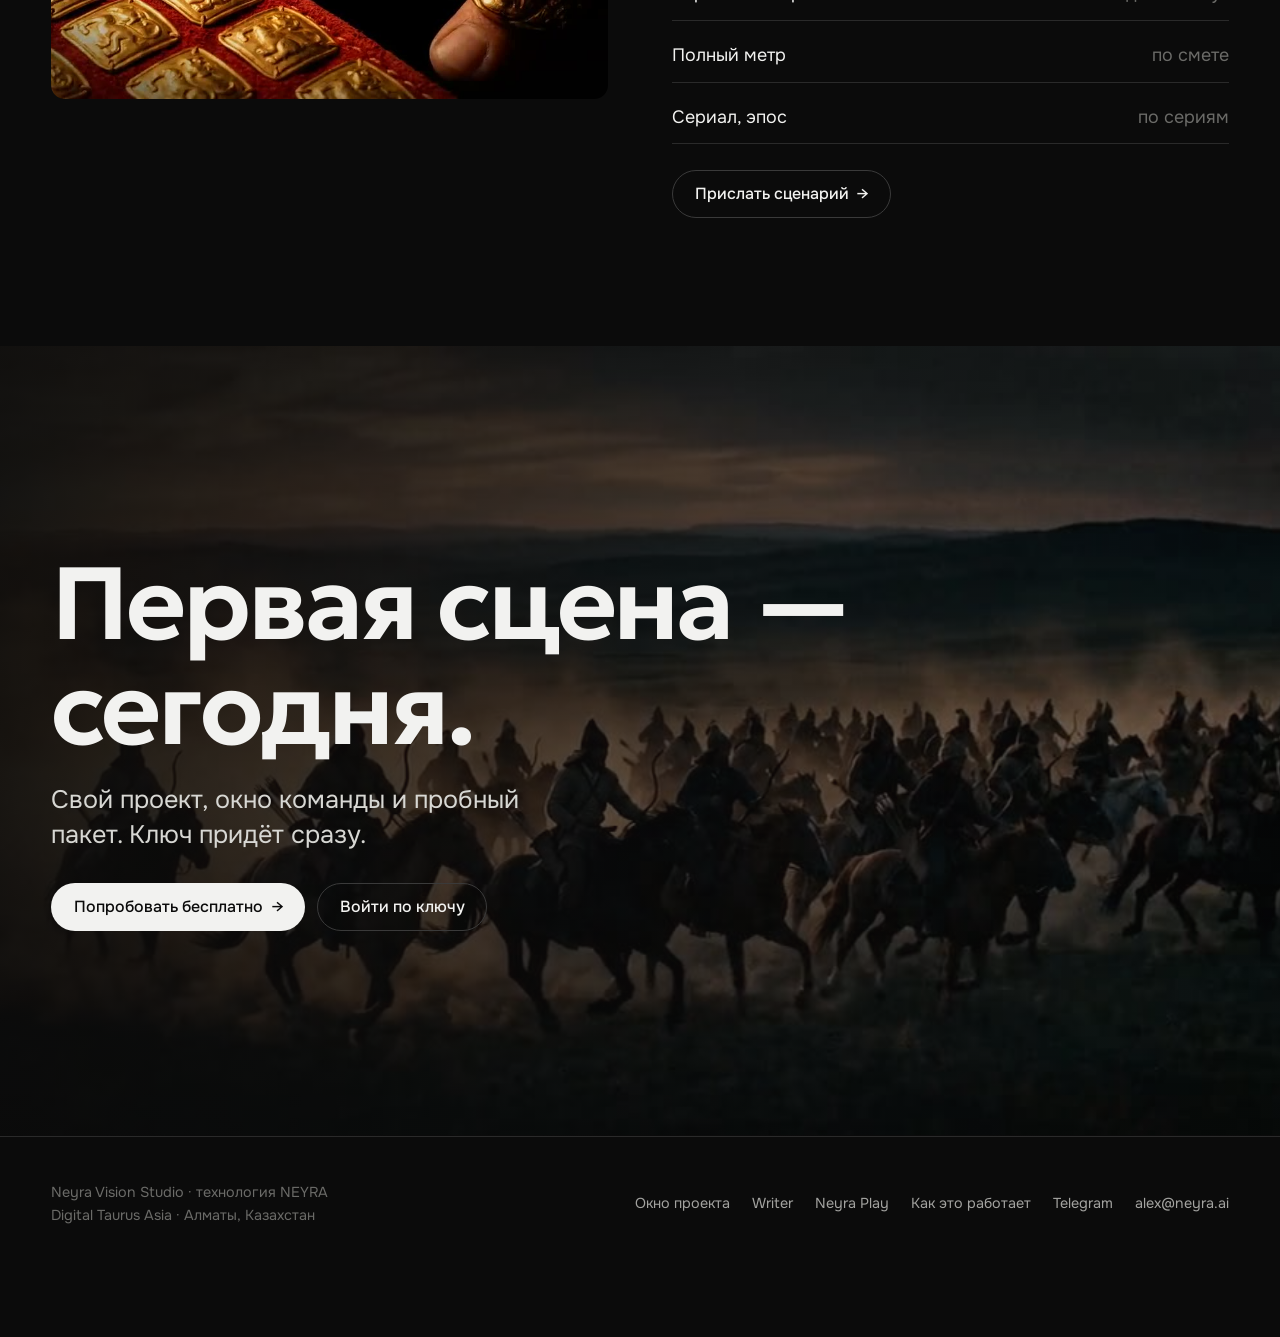
<file: v2/index.html>
<!DOCTYPE html>
<html lang="ru" data-lang="ru">
<head>
<meta charset="utf-8">
<meta name="viewport" content="width=device-width, initial-scale=1">
<title>Neyra Vision Studio — кино начинается с текста</title>
<meta name="description" content="Пишете сцену — получаете героев, раскадровку и видео. Одно окно для всей съёмочной группы: Writer, Art, Director, Production. Алматы, Казахстан.">
<meta name="theme-color" content="#0b0b0b">
<meta property="og:title" content="Neyra Vision Studio — кино начинается с текста">
<meta property="og:description" content="Сценарий → герои → раскадровка → видео. Одно окно для всей группы. Алматы, RU / KZ.">
<meta property="og:image" content="https://studio.neyra.vision/v2/media/og-v2.jpg">
<meta property="og:image:width" content="1200">
<meta property="og:image:height" content="630">
<meta property="og:type" content="website">
<link rel="icon" href="../assets/favicon-64.png" sizes="64x64">
<link rel="preconnect" href="https://fonts.googleapis.com">
<link rel="preconnect" href="https://fonts.gstatic.com" crossorigin>
<link href="https://fonts.googleapis.com/css2?family=Geologica:wght@300;400;600&family=Onest:wght@400;500;600&family=JetBrains+Mono:wght@400;500&display=swap" rel="stylesheet">
<style>
:root{
  --ink:#0b0b0b; --ink-2:#121212; --ink-3:#1b1b1b; --ink-4:#262626;
  --line:#2a2a2a; --line-2:#3a3a3a;
  --text:#f2f2f0; --muted:#a3a3a0; --dim:#6b6b68;
  --bg:var(--ink); --bg-2:var(--ink-2); --surface:var(--ink-3);
  --disp:'Geologica',system-ui,sans-serif; --body:'Onest',system-ui,sans-serif; --mono:'JetBrains Mono',ui-monospace,monospace;
  --ease:cubic-bezier(.16,1,.3,1);
  --gut:clamp(16px,4vw,56px);
  --step-0:clamp(1rem,.96rem + .2vw,1.125rem);
  --step-1:clamp(1.25rem,1.1rem + .6vw,1.6rem);
  --step-3:clamp(2rem,1.4rem + 2.6vw,3.6rem);
  --step-5:clamp(2.8rem,1.6rem + 6vw,7rem);
  color-scheme:dark;
}
*{box-sizing:border-box}
html{-webkit-text-size-adjust:100%;scroll-behavior:smooth}
body{margin:0;background:var(--ink);color:var(--text);font:400 var(--step-0)/1.6 var(--body);-webkit-font-smoothing:antialiased;overflow-x:hidden}
img,video{display:block;max-width:100%}
a{color:inherit}
::selection{background:var(--text);color:var(--ink)}
:focus-visible{outline:2px solid var(--text);outline-offset:3px;border-radius:4px}
.kz{display:none}
.wrap{width:min(1320px,100%);margin:0 auto;padding:0 var(--gut)}
h1,h2,h3{font-family:var(--disp);font-weight:600;letter-spacing:-.03em;line-height:1.02;margin:0;text-wrap:balance}
.mono{font-family:var(--mono);font-size:.78rem;letter-spacing:.06em;text-transform:uppercase;color:var(--dim)}
.btn{display:inline-flex;align-items:center;gap:.55em;min-height:48px;padding:0 1.35em;border-radius:999px;border:1px solid transparent;font:500 1rem/1 var(--body);text-decoration:none;cursor:pointer;transition:transform .25s var(--ease),background-color .2s,border-color .2s,color .2s}
.btn:active{transform:scale(.97)}
.btn--main{background:var(--text);color:var(--ink)}
.btn--main:hover{background:#fff}
.btn--ghost{background:transparent;color:var(--text);border-color:var(--line-2)}
.btn--ghost:hover{border-color:var(--text)}
.arr{transition:transform .3s var(--ease)}
.btn:hover .arr{transform:translateX(3px)}

/* шапка */
.top{position:fixed;inset:0 0 auto;z-index:30;transition:transform .4s var(--ease),background-color .3s}
.top.solid{background:color-mix(in oklab,var(--ink) 86%,transparent);backdrop-filter:saturate(1.2) blur(8px)}
.top.hide{transform:translateY(-100%)}
.top .wrap{display:flex;align-items:center;justify-content:space-between;gap:16px;min-height:68px}
.brand{display:inline-flex;align-items:center;min-height:44px}
.brand img{width:38px;height:38px}
.nav{display:flex;align-items:center;gap:clamp(10px,2vw,28px)}
.nav a.link{font-size:.95rem;color:var(--muted);text-decoration:none;padding:10px 4px}
.nav a.link:hover{color:var(--text)}
.nav .btn{min-height:42px;font-size:.95rem}
@media (max-width:860px){.nav a.link{display:none}}

/* 1 · плёнка */
.hero{position:relative;min-height:100svh;display:grid;place-items:center;overflow:hidden;isolation:isolate}
.reel{position:absolute;inset:-4vh 0;display:grid;grid-template-rows:repeat(3,1fr);gap:clamp(8px,1vw,14px);transform:rotate(-4deg) scale(1.12);z-index:-2}
.strip{display:flex;gap:clamp(8px,1vw,14px);width:max-content;animation:drift var(--t,90s) linear infinite}
.strip:nth-child(2){--t:120s;animation-direction:reverse}
.strip:nth-child(3){--t:105s}
.tile{position:relative;width:clamp(240px,30vw,460px);aspect-ratio:16/9;border-radius:6px;overflow:hidden;background:var(--ink-3)}
.tile img,.tile video{width:100%;height:100%;object-fit:cover;filter:grayscale(.15) contrast(1.05)}
@keyframes drift{to{transform:translateX(-50%)}}
.hero::after{content:'';position:absolute;inset:0;z-index:-1;background:radial-gradient(120% 85% at 50% 55%,rgba(11,11,11,.55) 0%,rgba(11,11,11,.86) 60%,var(--ink) 100%)}
.hero__in{padding:120px var(--gut) 90px;max-width:1100px;text-align:left}
.hero__kicker{margin-bottom:22px}
.hero h1{font-size:var(--step-5);font-weight:600}
.hero h1 em{font-style:normal;font-weight:300;color:var(--muted)}
.hero p{max-width:560px;margin:26px 0 0;font-size:var(--step-1);line-height:1.4;color:#d7d7d3}
.hero__cta{display:flex;flex-wrap:wrap;gap:12px;margin-top:34px}
.hero__tc{position:absolute;left:var(--gut);right:var(--gut);bottom:22px;display:flex;justify-content:space-between;gap:12px}
@media (max-width:700px){.reel{grid-template-rows:repeat(2,1fr);inset:8vh -20vw}.strip:nth-child(3){display:none}}

/* 2 · одна сцена, четыре отдела */
.flow{padding:clamp(96px,14vw,180px) 0 40px}
.flow__head{max-width:820px;margin-bottom:clamp(40px,6vw,80px)}
.flow__head h2{font-size:var(--step-3)}
.flow__head p{color:var(--muted);max-width:620px;margin:20px 0 0}
.flow__grid{display:grid;grid-template-columns:minmax(0,1.15fr) minmax(0,.85fr);gap:clamp(24px,5vw,80px)}
.stage{position:sticky;top:96px;height:min(70vh,640px);border-radius:14px;overflow:hidden;background:var(--ink-2)}
.stage>*{position:absolute;inset:0;opacity:0;transition:opacity .7s var(--ease),transform .9s var(--ease);transform:scale(1.02)}
.stage>.on{opacity:1;transform:none}
.stage img,.stage video{width:100%;height:100%;object-fit:cover}
.page{background:#f4f2ec;color:#151515;padding:clamp(22px,4vw,48px) clamp(22px,5vw,64px);font:400 clamp(.86rem,.8rem + .3vw,1.02rem)/1.7 'Courier New',Courier,monospace;overflow:hidden}
.page .slug{font-weight:700;letter-spacing:.02em}
.page .act{margin:1.1em 0}
.page .char{margin:1.4em 0 0 38%;font-weight:700}
.page .par{margin:0 0 0 30%;color:#555}
.page .line{margin:0 20% 0 22%}
.page .note{margin-top:1.6em;font-family:var(--body);font-size:.8rem;color:#777;border-top:1px solid #d9d6cc;padding-top:.8em}
.page .note b{color:#151515}
.cap{position:absolute;left:16px;bottom:16px;right:16px;display:flex;justify-content:space-between;gap:10px;opacity:1}
.cap span{background:rgba(11,11,11,.72);color:var(--text);padding:6px 10px;border-radius:999px;font:500 .78rem/1 var(--body)}
.steps{display:grid;gap:clamp(56px,12vh,140px);padding:4vh 0 20vh}
.step{opacity:.38;transition:opacity .5s var(--ease)}
.step.on{opacity:1}
.step .mono{display:block;margin-bottom:10px}
.step h3{font-size:var(--step-1);font-weight:600;letter-spacing:-.01em;line-height:1.2}
.step p{color:var(--muted);margin:12px 0 0;max-width:460px}
.step .mobile-vis{display:none}
@media (max-width:860px){
  .flow__grid{grid-template-columns:1fr}
  .stage{display:none}
  .step{opacity:1}
  .step .mobile-vis{display:block;margin-top:18px;border-radius:12px;overflow:hidden;aspect-ratio:16/10;background:var(--ink-2)}
  .step .mobile-vis img,.step .mobile-vis video{width:100%;height:100%;object-fit:cover}
  .steps{padding-bottom:0}
}

/* 3 · Neyra Play */
.play{padding:clamp(96px,12vw,160px) 0}
.play__head{display:flex;justify-content:space-between;align-items:end;gap:24px;flex-wrap:wrap;margin-bottom:36px}
.play__head h2{font-size:var(--step-3);max-width:760px}
.play__head p{color:var(--muted);max-width:420px;margin:0}
.feature{position:relative;display:grid;grid-template-columns:1.6fr 1fr;min-height:clamp(320px,42vw,560px);border-radius:16px;overflow:hidden;background:var(--ink-2);text-decoration:none}
.feature video,.feature img{width:100%;height:100%;object-fit:cover}
.feature__media{position:relative;min-height:240px}
.feature__text{padding:clamp(22px,3vw,44px);display:flex;flex-direction:column;justify-content:flex-end;gap:12px}
.feature__text h3{font-size:clamp(1.8rem,1.2rem + 2vw,3rem)}
.feature__text p{margin:0;color:var(--muted)}
.feature:hover .arr{transform:translateX(4px)}
@media (max-width:760px){.feature{grid-template-columns:1fr}}
.row{display:grid;grid-auto-flow:column;grid-auto-columns:clamp(200px,24vw,300px);gap:14px;overflow-x:auto;scroll-snap-type:x mandatory;padding:18px 0 8px;scrollbar-width:none}
.row::-webkit-scrollbar{display:none}
.poster{scroll-snap-align:start;text-decoration:none;display:grid;gap:10px}
.poster figure{margin:0;aspect-ratio:2/3;border-radius:10px;overflow:hidden;background:var(--ink-3)}
.poster img{width:100%;height:100%;object-fit:cover;transition:transform .8s var(--ease)}
.poster:hover img{transform:scale(1.04)}
.poster b{font:600 1rem/1.2 var(--disp)}
.poster small{color:var(--dim);font-size:.82rem}
.play__foot{display:flex;flex-wrap:wrap;gap:12px;align-items:center;justify-content:space-between;margin-top:28px;padding-top:24px;border-top:1px solid var(--line)}
.play__foot p{margin:0;color:var(--muted);max-width:620px}

/* 4 · цена */
.price{padding:clamp(80px,10vw,140px) 0;border-top:1px solid var(--line)}
.price__grid{display:grid;grid-template-columns:minmax(0,.9fr) minmax(0,1.1fr);gap:clamp(28px,6vw,96px);align-items:start}
.price h2{font-size:var(--step-3)}
.price__lead{color:var(--muted);margin:18px 0 0;max-width:460px}
.tariff{display:grid}
.tariff div{display:grid;grid-template-columns:1fr auto;align-items:baseline;gap:16px;padding:18px 0;border-bottom:1px solid var(--line)}
.tariff span{color:var(--muted)}
.tariff b{font:500 clamp(1.4rem,1rem + 1.6vw,2.4rem)/1 var(--mono);font-variant-numeric:tabular-nums;letter-spacing:-.02em}
.tariff small{grid-column:1/-1;color:var(--dim);font-size:.82rem;margin-top:-8px}
.price__cta{display:flex;flex-wrap:wrap;gap:12px;margin-top:28px}
@media (max-width:860px){.price__grid{grid-template-columns:1fr}}

/* 5 · для кого */
.who{padding:clamp(80px,10vw,140px) 0;border-top:1px solid var(--line)}
.who__row{display:grid;grid-template-columns:minmax(140px,.4fr) 1fr;gap:clamp(16px,4vw,64px);padding:clamp(22px,3vw,36px) 0;border-bottom:1px solid var(--line)}
.who__row h3{font-size:clamp(1.4rem,1rem + 1.8vw,2.6rem)}
.who__row p{margin:0;color:var(--muted);font-size:var(--step-1);line-height:1.45;max-width:720px}
.who__row p b{color:var(--text);font-weight:500}
@media (max-width:700px){.who__row{grid-template-columns:1fr}}

/* 6 · студия и финал */
.studio{padding:clamp(80px,10vw,140px) 0;border-top:1px solid var(--line)}
.studio__grid{display:grid;grid-template-columns:1fr 1fr;gap:clamp(24px,5vw,72px);align-items:center}
.studio__img{border-radius:14px;overflow:hidden;aspect-ratio:16/10;background:var(--ink-2)}
.studio__img img{width:100%;height:100%;object-fit:cover}
.studio h2{font-size:var(--step-3)}
.studio p{color:var(--muted);margin:18px 0 0}
.studio ul{list-style:none;padding:0;margin:22px 0 0;display:grid;gap:8px}
.studio li{display:flex;justify-content:space-between;gap:12px;padding:12px 0;border-bottom:1px solid var(--line)}
.studio li span{color:var(--dim)}
@media (max-width:860px){.studio__grid{grid-template-columns:1fr}}
.final{position:relative;padding:clamp(110px,16vw,220px) 0;overflow:hidden;isolation:isolate;text-align:left}
.final video{position:absolute;inset:0;width:100%;height:100%;object-fit:cover;z-index:-2;filter:grayscale(.2)}
.final::after{content:'';position:absolute;inset:0;z-index:-1;background:linear-gradient(90deg,rgba(11,11,11,.92) 0%,rgba(11,11,11,.6) 60%,rgba(11,11,11,.4) 100%)}
.final h2{font-size:var(--step-5);max-width:900px}
.final p{color:#d7d7d3;max-width:520px;margin:22px 0 0;font-size:var(--step-1);line-height:1.4}
.final .hero__cta{margin-top:30px}
footer{padding:44px 0 110px;border-top:1px solid var(--line);color:var(--dim);font-size:.9rem}
footer .wrap{display:flex;flex-wrap:wrap;gap:20px 40px;justify-content:space-between}
footer a{color:var(--muted);text-decoration:none}
footer a:hover{color:var(--text)}
footer nav{display:flex;flex-wrap:wrap;gap:8px 22px}
.dock{position:fixed;left:12px;right:12px;bottom:12px;z-index:40;display:none}
.dock .btn{width:100%;justify-content:center}
@media (max-width:700px){.dock.show{display:block}}

.step .mobile-vis .page{height:100%;font-size:.8rem;line-height:1.55;padding:18px 20px}
footer nav a{display:inline-flex;align-items:center;min-height:44px}
/* вход сцены и движение */
.rise{opacity:0;transform:translateY(18px);transition:opacity .9s var(--ease),transform .9s var(--ease)}
.rise.in{opacity:1;transform:none}
@media (prefers-reduced-motion:reduce){
  .strip{animation:none}
  .rise{opacity:1;transform:none;transition:none}
  .stage>*{transition:none}
  html{scroll-behavior:auto}
}

/* пробный вход */
.proba{border:0;border-radius:20px;background:var(--ink-3);color:var(--text);padding:0;max-width:min(520px,calc(100vw - 32px));width:100%}
.proba::backdrop{background:rgba(0,0,0,.7)}
.proba__form,.proba__done{position:relative;padding:28px 28px 24px}
.proba h2{margin:0 0 .4em;padding-right:44px;font:600 1.5rem/1.15 var(--disp);letter-spacing:-.02em}
.proba__lead{margin:0 0 1.2rem;color:var(--muted);line-height:1.5}
.proba label{display:block;font-size:.85rem;color:var(--muted);margin:14px 0 6px}
.proba input,.proba textarea{width:100%;background:var(--ink-4);border:1px solid transparent;border-radius:12px;color:var(--text);padding:12px 14px;font:inherit}
.proba input:focus,.proba textarea:focus{outline:none;border-color:var(--muted)}
.proba textarea{font-family:var(--mono);font-size:.82rem;word-break:break-all;resize:none}
.proba__actions{display:flex;flex-wrap:wrap;gap:.6rem;margin-top:18px}
.proba__error{color:var(--text);font-size:.9rem;margin:10px 0 0}
.proba__fine{font-size:.8rem;color:var(--dim);margin:14px 0 0;line-height:1.5}
.proba__close{position:absolute;top:14px;right:14px;width:36px;height:36px;border-radius:50%;border:0;background:var(--ink-4);color:var(--text);font-size:1.2rem;cursor:pointer}
button.btn{font-family:inherit}
</style>
</head>
<body>

<header class="top" id="top">
  <div class="wrap">
    <a class="brand" href="./" aria-label="Neyra Vision Studio"><img src="../assets/znak-nv.png" width="38" height="38" alt=""></a>
    <nav class="nav" aria-label="Разделы">
      <a class="link" href="#kak">Как это работает</a>
      <a class="link" href="#play">Neyra Play</a>
      <a class="link" href="#cena">Цена</a>
      <a class="link" href="../studio/">Войти</a>
      <button class="btn btn--main" type="button" data-proba>Попробовать бесплатно</button>
    </nav>
  </div>
</header>

<main>
<!-- 1 · плёнка: наши кадры плывут, поверх — тезис -->
<section class="hero" aria-labelledby="hero-title">
  <div class="reel" aria-hidden="true">
    <div class="strip" data-strip="saka-voin aidahar-yurta zoloto-tigr aidahar-lico konnica"></div>
    <div class="strip" data-strip="aidahar-sverhu altyn-adam aidahar-voin zoloto-plastiny aidahar-zhena"></div>
    <div class="strip" data-strip="konnica aidahar-lico saka-voin aidahar-yurta zoloto-tigr"></div>
  </div>
  <div class="hero__in">
    <div class="mono hero__kicker">Neyra Vision Studio · Алматы</div>
    <h1 id="hero-title">Кино начинается<br><em>с&nbsp;текста.</em></h1>
    <p>Пишете сцену — получаете героев, раскадровку и&nbsp;видео. Одно окно для&nbsp;всей группы, от&nbsp;сценариста до&nbsp;продюсера.</p>
    <div class="hero__cta">
      <button class="btn btn--main" type="button" data-proba>Попробовать бесплатно <span class="arr">→</span></button>
      <a class="btn btn--ghost" href="#play">Смотреть работы</a>
    </div>
  </div>
  <div class="hero__tc mono" aria-hidden="true"><span>Степной код · Айдахар</span><span data-tc>00:00:00:00</span></div>
</section>

<!-- 2 · одна сцена проходит четыре отдела -->
<section class="flow" id="kak" aria-labelledby="flow-title">
  <div class="wrap">
    <div class="flow__head rise">
      <div class="mono">Как это работает</div>
      <h2 id="flow-title" style="margin-top:14px">Одна сцена.<br>Четыре отдела.</h2>
      <p>Каждый работает в своём цехе, а продюсер видит весь фильм в одном окне. Ниже — как одна сцена из «Ер Төстік» становится кадром.</p>
    </div>
    <div class="flow__grid">
      <div class="stage" aria-hidden="true">
        <div class="page on" data-vis="0">
          <div class="slug">ИНТ. ЮРТА ЕРНАЗАРА — НОЧЬ</div>
          <div class="act">Очаг догорает. ТӨСТІК (10) сидит у огня, обхватив колени. Мать шьёт при свете лампы и не поднимает глаз.</div>
          <div class="char">ТӨСТІК</div>
          <div class="line">Мама, где отец?</div>
          <div class="char">МАТЬ</div>
          <div class="par">(не сразу)</div>
          <div class="line">В степи. Спи.</div>
          <div class="note"><b>Тон:</b> тревога, тишина · <b>Визуал:</b> только свет очага · сохранено — 1 сцена, 2 героя, 1 локация</div>
        </div>
        <div data-vis="1"><img src="media/art-geroi.jpg" alt="" loading="lazy" width="1600" height="900"><div class="cap"><span>Ер Төстік · утверждён</span><span>5 ракурсов</span></div></div>
        <div data-vis="2"><img src="media/director-list.jpg" alt="" loading="lazy" width="1600" height="1340"><div class="cap"><span>Лист раскадровки</span><span>24 кадра</span></div></div>
        <div data-vis="3"><video muted loop playsinline preload="none" poster="media/saka-voin.jpg" data-src="media/saka-voin.mp4"></video><div class="cap"><span>Дубль утверждён</span><span>со звуком, без музыки</span></div></div>
      </div>
      <div class="steps">
        <article class="step on" data-step="0">
          <span class="mono">Neyra Writer · сценарий</span>
          <h3>Пишете как в привычной программе</h3>
          <p>Лист сценария, Tab и Enter переключают абзацы, эпизоды и версии. Сохранили — система сама знает сцены, героев и места. Тон и визуал пишутся прямо под заголовком сцены.</p>
          <div class="mobile-vis"><div class="page">
          <div class="slug">ИНТ. ЮРТА ЕРНАЗАРА — НОЧЬ</div>
          <div class="act">Очаг догорает. ТӨСТІК (10) сидит у огня, обхватив колени. Мать шьёт при свете лампы и не поднимает глаз.</div>
          <div class="char">ТӨСТІК</div>
          <div class="line">Мама, где отец?</div>
          <div class="char">МАТЬ</div>
          <div class="par">(не сразу)</div>
          <div class="line">В степи. Спи.</div>
          <div class="note"><b>Тон:</b> тревога, тишина · <b>Визуал:</b> только свет очага · сохранено — 1 сцена, 2 героя, 1 локация</div>
        </div></div>
        </article>
        <article class="step" data-step="1">
          <span class="mono">Neyra Art · герои и локации</span>
          <h3>Герой один и тот же в каждом кадре</h3>
          <p>Паспорт героя — внешность, табу, пять ракурсов. Правка словами: «свет холоднее», «шапка выше». Утвердили образ — он подкладывается во все следующие кадры.</p>
          <div class="mobile-vis"><img src="media/art-geroi.jpg" alt="" loading="lazy"></div>
        </article>
        <article class="step" data-step="2">
          <span class="mono">Neyra Director · раскадровка</span>
          <h3>Сцена раскладывается на кадры</h3>
          <p>Помощник читает сцену и предлагает кадры: крупность, камера, длительность, реплика. Режиссёр правит и утверждает. Для обычной съёмки — лист раскадровки в PDF.</p>
          <div class="mobile-vis"><img src="media/director-list.jpg" alt="" loading="lazy"></div>
        </article>
        <article class="step" data-step="3">
          <span class="mono">Neyra Production · видео</span>
          <h3>Утверждённый кадр оживает</h3>
          <p>Видео снимается только по утверждённым кадрам. Цена видна до запуска, дубли ложатся по папкам сцен, лучший — в монтаж.</p>
          <div class="mobile-vis"><video muted loop playsinline preload="none" poster="media/aidahar-voin.jpg" data-src="media/aidahar-voin.mp4"></video></div>
        </article>
      </div>
    </div>
  </div>
</section>

<!-- 3 · Neyra Play: работы авторов -->
<section class="play" id="play" aria-labelledby="play-title">
  <div class="wrap">
    <div class="play__head rise">
      <div>
        <div class="mono">Neyra Play</div>
        <h2 id="play-title" style="margin-top:14px">Сцена для авторов</h2>
      </div>
      <p>Тизеры, сцены и серии, которые сделали на платформе. Зритель смотрит, вы показываете работу людям и продюсерам.</p>
    </div>
    <a class="feature rise" href="https://play.neyra.vision/t/stepnoy-kod/">
      <div class="feature__media"><video muted loop playsinline preload="none" poster="media/altyn-adam.jpg" data-src="media/altyn-adam.mp4"></video></div>
      <div class="feature__text">
        <span class="mono">Тизер · 3:21 · историческая драма</span>
        <h3>Степной код</h3>
        <p>Кто такие саки и почему их код всё ещё работает. 24 кадра, диктор, музыка — собрано на технологии NEYRA.</p>
        <span class="btn btn--ghost" style="align-self:flex-start;margin-top:8px">Смотреть <span class="arr">→</span></span>
      </div>
    </a>
    <div class="row" role="list">
      <a class="poster" role="listitem" href="https://play.neyra.vision/t/aidahar/"><figure><img src="media/play-aidahar-poster.jpg" alt="Айдахар" loading="lazy" width="733" height="1100"></figure><b>Айдахар</b><small>Сериал · эпос</small></a>
      <a class="poster" role="listitem" href="https://play.neyra.vision/"><figure><img src="media/play-skoro-er-tostik.jpg" alt="Ер Төстік" loading="lazy" width="733" height="1100"></figure><b>Ер Төстік</b><small>Анимация · сказка · скоро</small></a>
      <a class="poster" role="listitem" href="https://play.neyra.vision/"><figure><img src="media/play-skoro-david.jpg" alt="Давид Сасунский" loading="lazy" width="733" height="1100"></figure><b>Давид Сасунский</b><small>Эпос · скоро</small></a>
      <a class="poster" role="listitem" href="https://play.neyra.vision/"><figure><img src="media/play-skoro-talant.jpg" alt="Талант" loading="lazy" width="733" height="1100"></figure><b>Талант</b><small>Драма · скоро</small></a>
      <a class="poster" role="listitem" href="https://play.neyra.vision/"><figure><img src="media/play-skoro-zholama.jpg" alt="Жолама маған" loading="lazy" width="733" height="1100"></figure><b>Жолама маған</b><small>Хоррор · скоро</small></a>
      <a class="poster" role="listitem" href="https://play.neyra.vision/"><figure><img src="media/play-skoro-enlik.jpg" alt="Еңлік — Кебек" loading="lazy" width="733" height="1100"></figure><b>Еңлік — Кебек</b><small>Драма · скоро</small></a>
    </div>
    <div class="play__foot">
      <p>Сделали тизер или сцену на платформе? Покажем её зрителям Neyra Play — с вашим именем и ссылкой на проект.</p>
      <div class="hero__cta" style="margin:0">
        <a class="btn btn--main" href="https://play.neyra.vision/">Открыть Neyra Play <span class="arr">→</span></a>
        <a class="btn btn--ghost" href="https://t.me/mis_ter_bro">Предложить работу</a>
      </div>
    </div>
  </div>
</section>

<!-- 4 · цена: платите за кадр -->
<section class="price" id="cena" aria-labelledby="price-title">
  <div class="wrap price__grid">
    <div class="rise">
      <div class="mono">Цена</div>
      <h2 id="price-title" style="margin-top:14px">Платите за&nbsp;кадр, а&nbsp;не&nbsp;за&nbsp;подписку.</h2>
      <p class="price__lead">Один токен — один цент. Каждому новому участнику — пробный пакет, сценарий и разбор сцен — бесплатно. Цену видно до запуска.</p>
      <div class="price__cta">
        <button class="btn btn--main" type="button" data-proba>Получить пробный пакет <span class="arr">→</span></button>
      </div>
    </div>
    <div class="tariff rise" role="list">
      <div role="listitem"><span>Пробный пакет</span><b>300</b><small>хватит примерно на 100 вопросов помощнику или 25 картинок</small></div>
      <div role="listitem"><span>Вопрос помощнику</span><b>2–8</b></div>
      <div role="listitem"><span>Картинка 2K: герой, место или кадр</span><b>12</b></div>
      <div role="listitem"><span>Видео 5 секунд, 720p, со звуком</span><b>128</b></div>
      <div role="listitem"><span>Сценарий, разбор сцен, PDF раскадровки</span><b>0</b></div>
    </div>
  </div>
</section>

<!-- 5 · для кого -->
<section class="who" aria-labelledby="who-title">
  <div class="wrap">
    <div class="mono rise" id="who-title">Для кого</div>
    <div class="who__row rise"><h3>Сценаристу</h3><p>Пишете, как привыкли. <b>Сцены, герои и места появляются сами</b>, а утверждённая сцена уходит художнику без пересказа.</p></div>
    <div class="who__row rise"><h3>Режиссёру</h3><p>Видите фильм до съёмки: <b>кадр за кадром, с теми же лицами</b>. Правите словами, утверждаете одним нажатием.</p></div>
    <div class="who__row rise"><h3>Продюсеру</h3><p>Одна сводка по проекту: <b>кто над чем работает, что ждёт решения, сколько потрачено</b>. Права — у каждого свои.</p></div>
    <div class="who__row rise"><h3>Автору</h3><p>Тизер или пилот — за дни, а не за месяцы. <b>Показываете работу в Neyra Play</b> и приходите к продюсеру уже с фильмом.</p></div>
  </div>
</section>

<!-- 6 · студия -->
<section class="studio" aria-labelledby="studio-title">
  <div class="wrap studio__grid">
    <div class="studio__img rise"><img src="media/zoloto-plastiny.jpg" alt="Кадр из тизера «Степной код»" loading="lazy" width="960" height="540"></div>
    <div class="rise">
      <div class="mono">Под ключ</div>
      <h2 id="studio-title" style="margin-top:14px">Не хотите сами — сделаем мы</h2>
      <p>Команда Neyra Vision Studio проводит проект от сценария до тизера и аниматика. Срок и цену называем после первого чтения, под NDA.</p>
      <ul>
        <li>Пилот <span>до 3 минут</span></li>
        <li>Короткий метр <span>до 10 минут</span></li>
        <li>Полный метр <span>по смете</span></li>
        <li>Сериал, эпос <span>по сериям</span></li>
      </ul>
      <div class="hero__cta" style="margin-top:26px"><a class="btn btn--ghost" href="https://t.me/mis_ter_bro">Прислать сценарий <span class="arr">→</span></a></div>
    </div>
  </div>
</section>

<!-- финал -->
<section class="final" aria-labelledby="final-title">
  <video muted loop playsinline preload="none" poster="media/konnica.jpg" data-src="media/konnica.mp4" aria-hidden="true"></video>
  <div class="wrap">
    <h2 id="final-title" class="rise">Первая сцена —<br>сегодня.</h2>
    <p class="rise">Свой проект, окно команды и пробный пакет. Ключ придёт сразу.</p>
    <div class="hero__cta rise">
      <button class="btn btn--main" type="button" data-proba>Попробовать бесплатно <span class="arr">→</span></button>
      <a class="btn btn--ghost" href="../studio/">Войти по ключу</a>
    </div>
  </div>
</section>
</main>

<footer>
  <div class="wrap">
    <div>Neyra Vision Studio · технология NEYRA<br>Digital Taurus Asia · Алматы, Казахстан</div>
    <nav aria-label="Ссылки">
      <a href="../studio/">Окно проекта</a>
      <a href="../scenariy/">Writer</a>
      <a href="https://play.neyra.vision/">Neyra Play</a>
      <a href="../pomoshch/">Как это работает</a>
      <a href="https://t.me/mis_ter_bro">Telegram</a>
      <a href="mailto:alex@neyra.ai">alex@neyra.ai</a>
    </nav>
  </div>
</footer>
<div class="dock" id="dock"><button class="btn btn--main" type="button" data-proba>Попробовать бесплатно</button></div>

<dialog id="proba" class="proba" aria-labelledby="proba-title">
  <form method="dialog" class="proba__form" id="proba-form" novalidate>
    <button type="button" class="proba__close" data-proba-close aria-label="Закрыть">×</button>
    <h2 id="proba-title"><span class="ru">Попробовать бесплатно</span><span class="kz">Тегін байқап көру</span></h2>
    <p class="proba__lead"><span class="ru">Свой проект, окно команды и помощник NEYRA с пробным пакетом токенов. Ключ придёт на экран сразу.</span><span class="kz">Өз жобаңыз, команда терезесі және сынақ токен пакеті бар NEYRA көмекшісі. Кілт бірден экранға шығады.</span></p>
    <label for="proba-name"><span class="ru">Как вас зовут</span><span class="kz">Атыңыз</span></label>
    <input id="proba-name" name="name" required maxlength="80" autocomplete="name">
    <label for="proba-email">E-mail</label>
    <input id="proba-email" name="email" type="email" required maxlength="254" autocomplete="email">
    <p class="proba__error" data-proba-error hidden></p>
    <div class="proba__actions">
      <button class="btn btn--main" type="submit" data-proba-submit><span class="ru">Получить доступ</span><span class="kz">Қолжетімділік алу</span></button>
    </div>
    <p class="proba__fine"><span class="ru">Один пробный доступ на один e-mail. Ключ показываем один раз — сохраните его.</span><span class="kz">Бір e-mail-ге бір сынақ қолжетімділік. Кілт бір рет көрсетіледі — сақтап қойыңыз.</span></p>
  </form>
  <div class="proba__done" id="proba-done" hidden>
    <button type="button" class="proba__close" data-proba-close aria-label="Закрыть">×</button>
    <h2><span class="ru">Доступ готов</span><span class="kz">Қолжетімділік дайын</span></h2>
    <p class="proba__lead"><span class="ru">На счёте</span><span class="kz">Шотта</span> <b data-proba-tokeny></b> <span class="ru">токенов. Ваш ключ:</span><span class="kz">токен. Кілтіңіз:</span></p>
    <textarea readonly rows="3" data-proba-key spellcheck="false"></textarea>
    <div class="proba__actions">
      <a class="btn btn--main" data-proba-open href="../studio/"><span class="ru">Открыть окно проекта</span><span class="kz">Жоба терезесін ашу</span> <span class="arr">→</span></a>
      <button type="button" class="btn btn--ghost" data-proba-copy><span class="ru">Скопировать ключ</span><span class="kz">Кілтті көшіру</span></button>
    </div>
    <p class="proba__fine"><span class="ru">Ключ уже сохранён в этом браузере. На другом устройстве введите его в окне: меню слева внизу → «Сервер и ключ».</span><span class="kz">Кілт осы браузерде сақталды. Басқа құрылғыда оны терезеде енгізіңіз: сол жақ төмендегі мәзір → «Сервер мен кілт».</span></p>
  </div>
</dialog>
<script>
(function(){
  var API=(location.hostname==='localhost'||location.hostname==='127.0.0.1')?'http://127.0.0.1:8770':'https://api.studio.neyra.vision';
  var dlg=document.getElementById('proba'); if(!dlg||!dlg.showModal) return;
  var form=document.getElementById('proba-form'), done=document.getElementById('proba-done'), err=dlg.querySelector('[data-proba-error]');
  document.querySelectorAll('[data-proba]').forEach(function(b){b.addEventListener('click',function(){form.hidden=false;done.hidden=true;err.hidden=true;dlg.showModal();dlg.querySelector('#proba-name').focus();});});
  dlg.querySelectorAll('[data-proba-close]').forEach(function(b){b.addEventListener('click',function(){dlg.close();});});
  dlg.addEventListener('click',function(e){if(e.target===dlg)dlg.close();});
  form.addEventListener('submit',function(e){
    e.preventDefault(); err.hidden=true;
    var name=form.name.value.trim(), email=form.email.value.trim();
    if(!name||!/^[^\s@<>]+@[^\s@<>]+\.[^\s@<>]+$/.test(email)){err.textContent='Нужны имя и настоящий e-mail.';err.hidden=false;return;}
    var btn=form.querySelector('[data-proba-submit]'); btn.disabled=true;
    fetch(API+'/api/proba',{method:'POST',headers:{'Content-Type':'application/json'},body:JSON.stringify({name:name,email:email})})
      .then(function(r){return r.json().then(function(j){return {ok:r.ok,j:j};});})
      .then(function(res){
        if(!res.ok){throw new Error((res.j&&res.j.error&&res.j.error.message)||'Сервер не ответил.');}
        var d=res.j.data;
        try{localStorage.setItem('neyra-vision-server-settings-v1',JSON.stringify({url:API,key:d.key}));}catch(x){}
        dlg.querySelector('[data-proba-key]').value=d.key;
        dlg.querySelector('[data-proba-tokeny]').textContent=d.tokeny&&d.tokeny.balance;
        dlg.querySelector('[data-proba-open]').setAttribute('href','../studio/?klyuch='+encodeURIComponent(d.key)+'#/studio/overview');
        form.hidden=true; done.hidden=false;
      })
      .catch(function(x){err.textContent=x.message||'Не получилось. Попробуйте ещё раз или напишите продюсеру.';err.hidden=false;})
      .then(function(){btn.disabled=false;});
  });
  var copy=dlg.querySelector('[data-proba-copy]');
  copy.addEventListener('click',function(){var ta=dlg.querySelector('[data-proba-key]');ta.select();try{navigator.clipboard.writeText(ta.value);}catch(x){document.execCommand('copy');}copy.querySelector('.ru').textContent='Скопировано';});
})();
</script>

<script>
(function(){
  var reduce = matchMedia('(prefers-reduced-motion: reduce)').matches;
  var narrow = matchMedia('(max-width: 700px)').matches;
  // 1 · плёнка: на каждой ленте одно-два видео, остальные — кадры; лента дублируется для бесшовного хода
  var videoBudget = narrow ? 1 : 2;
  document.querySelectorAll('[data-strip]').forEach(function(strip, row){
    var names = strip.dataset.strip.split(' ');
    var html = '';
    for (var pass = 0; pass < 2; pass++) names.forEach(function(n, i){
      var live = !reduce && pass === 0 && i < videoBudget && (row + i) % 2 === 0;
      html += '<div class="tile">' + (live
        ? '<video muted loop playsinline autoplay preload="metadata" poster="media/' + n + '.jpg" src="media/' + n + '.mp4"></video>'
        : '<img src="media/' + n + '.jpg" alt="" width="960" height="540" ' + (row === 0 && i < 3 && pass === 0 ? '' : 'loading="lazy" ') + 'decoding="async">') + '</div>';
    });
    strip.innerHTML = html;
  });
  // таймкод под плёнкой
  var tc = document.querySelector('[data-tc]'), t0 = performance.now();
  if (tc && !reduce) (function tick(now){ var f = Math.floor((now - t0) / 1000 * 24), s = Math.floor(f / 24), p = function(n){ return String(n).padStart(2, '0'); };
    tc.textContent = p(Math.floor(s / 3600)) + ':' + p(Math.floor(s / 60) % 60) + ':' + p(s % 60) + ':' + p(f % 24); requestAnimationFrame(tick); })(t0);
  // видео в разделах — грузим и играем только в зоне видимости
  var vids = document.querySelectorAll('video[data-src]');
  var vio = 'IntersectionObserver' in window ? new IntersectionObserver(function(es){ es.forEach(function(e){ var v = e.target;
    if (e.isIntersecting) { if (!v.src) v.src = v.dataset.src; if (!reduce) { var pr = v.play(); if (pr && pr.catch) pr.catch(function(){}); } }
    else v.pause(); }); }, { rootMargin: '200px 0px' }) : null;
  vids.forEach(function(v){ if (vio) vio.observe(v); else v.src = v.dataset.src; });
  // 2 · шаги: активный шаг меняет кадр на сцене
  var stage = document.querySelectorAll('.stage [data-vis]');
  var steps = document.querySelectorAll('[data-step]');
  if ('IntersectionObserver' in window) {
    var sio = new IntersectionObserver(function(es){ es.forEach(function(e){ if (!e.isIntersecting) return; var k = e.target.dataset.step;
      steps.forEach(function(s){ s.classList.toggle('on', s === e.target); });
      stage.forEach(function(v){ var on = v.dataset.vis === k; v.classList.toggle('on', on); var vd = v.querySelector('video'); if (vd) { if (on) { if (!vd.src) vd.src = vd.dataset.src; var pr = vd.play(); if (pr && pr.catch) pr.catch(function(){}); } else vd.pause(); } }); }); }, { rootMargin: '-45% 0px -45% 0px' });
    steps.forEach(function(s){ sio.observe(s); });
    var rio = new IntersectionObserver(function(es){ es.forEach(function(e){ if (e.isIntersecting) { e.target.classList.add('in'); rio.unobserve(e.target); } }); }, { rootMargin: '0px 0px -8% 0px' });
    document.querySelectorAll('.rise').forEach(function(el){ rio.observe(el); });
  } else document.querySelectorAll('.rise').forEach(function(el){ el.classList.add('in'); });
  // шапка: прячется вниз по скроллу, плотнеет над контентом; липкая кнопка на телефоне после первого экрана
  var top = document.getElementById('top'), dock = document.getElementById('dock'), last = 0;
  addEventListener('scroll', function(){ var y = scrollY; top.classList.toggle('solid', y > 40); top.classList.toggle('hide', y > last && y > 400); last = y;
    dock.classList.toggle('show', y > innerHeight * .9 && y < document.body.scrollHeight - innerHeight * 1.6); }, { passive: true });
})();
</script>
</body>
</html>
</file>
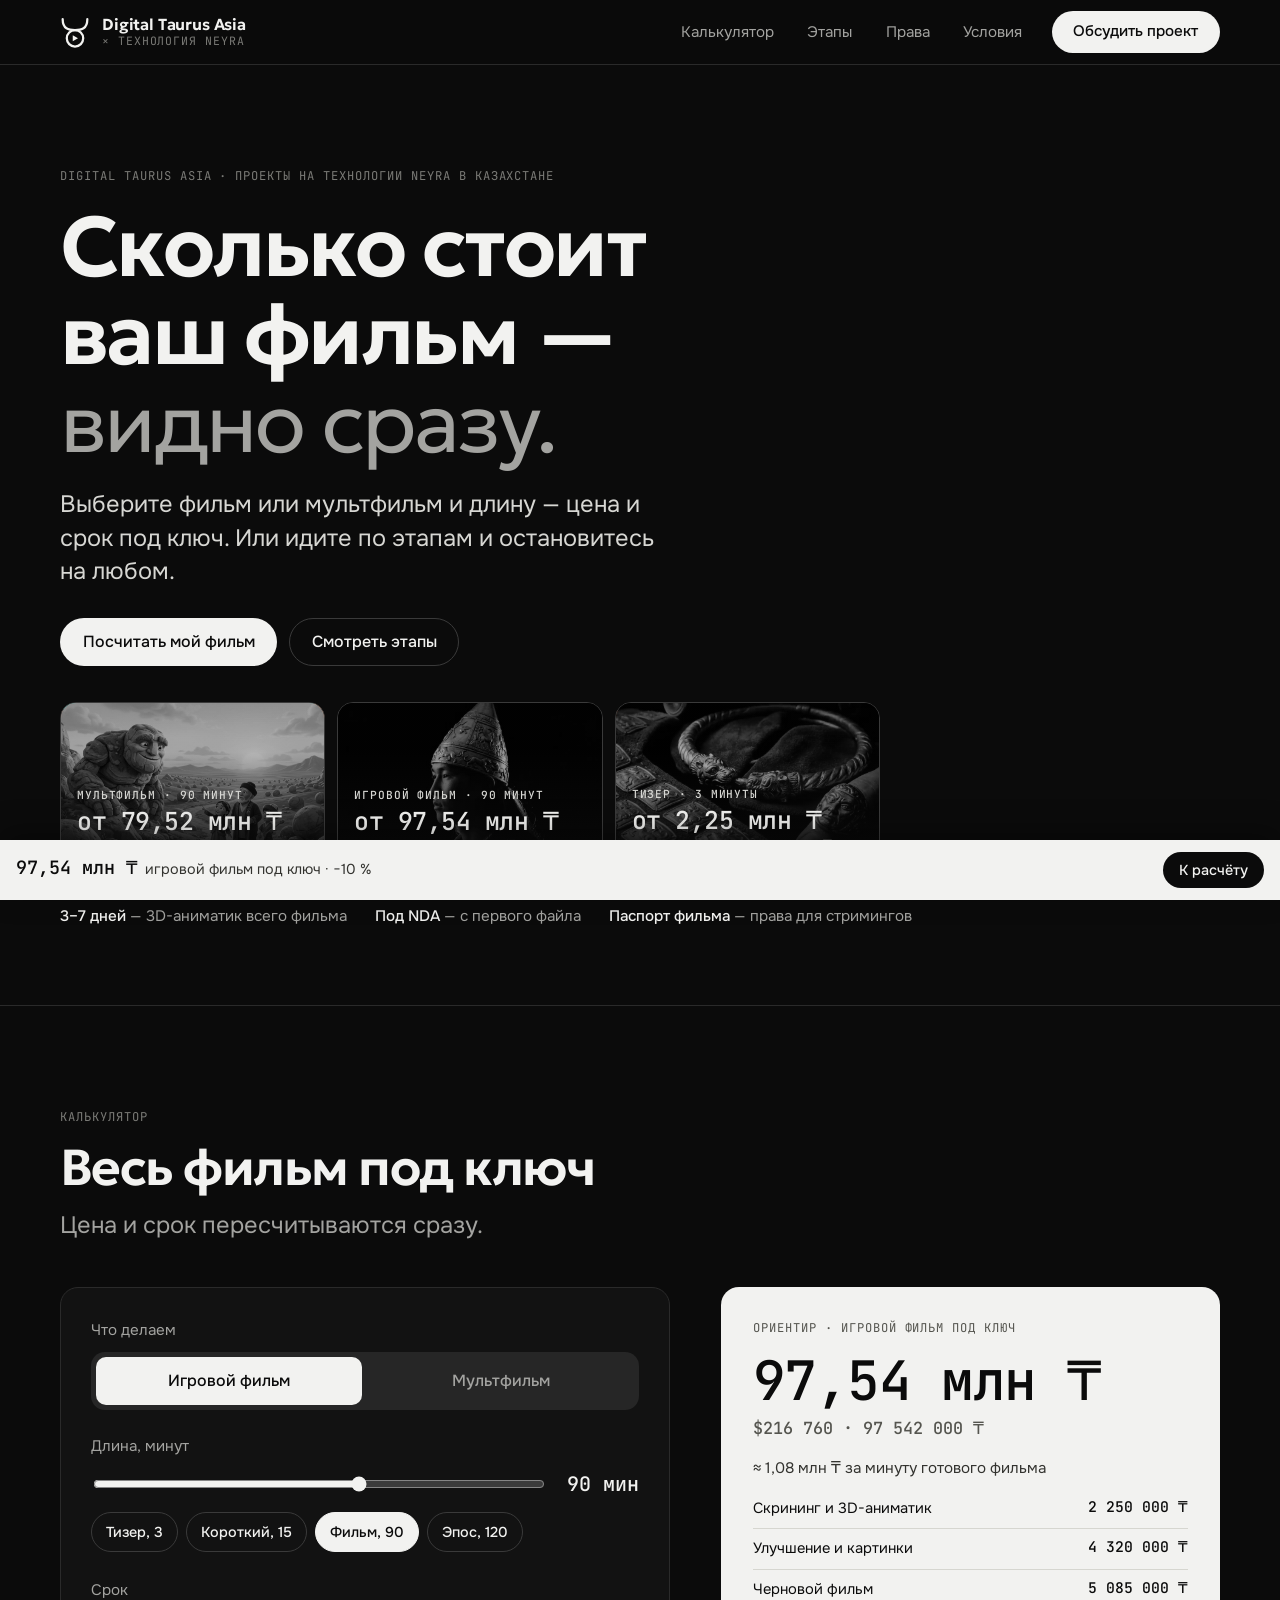
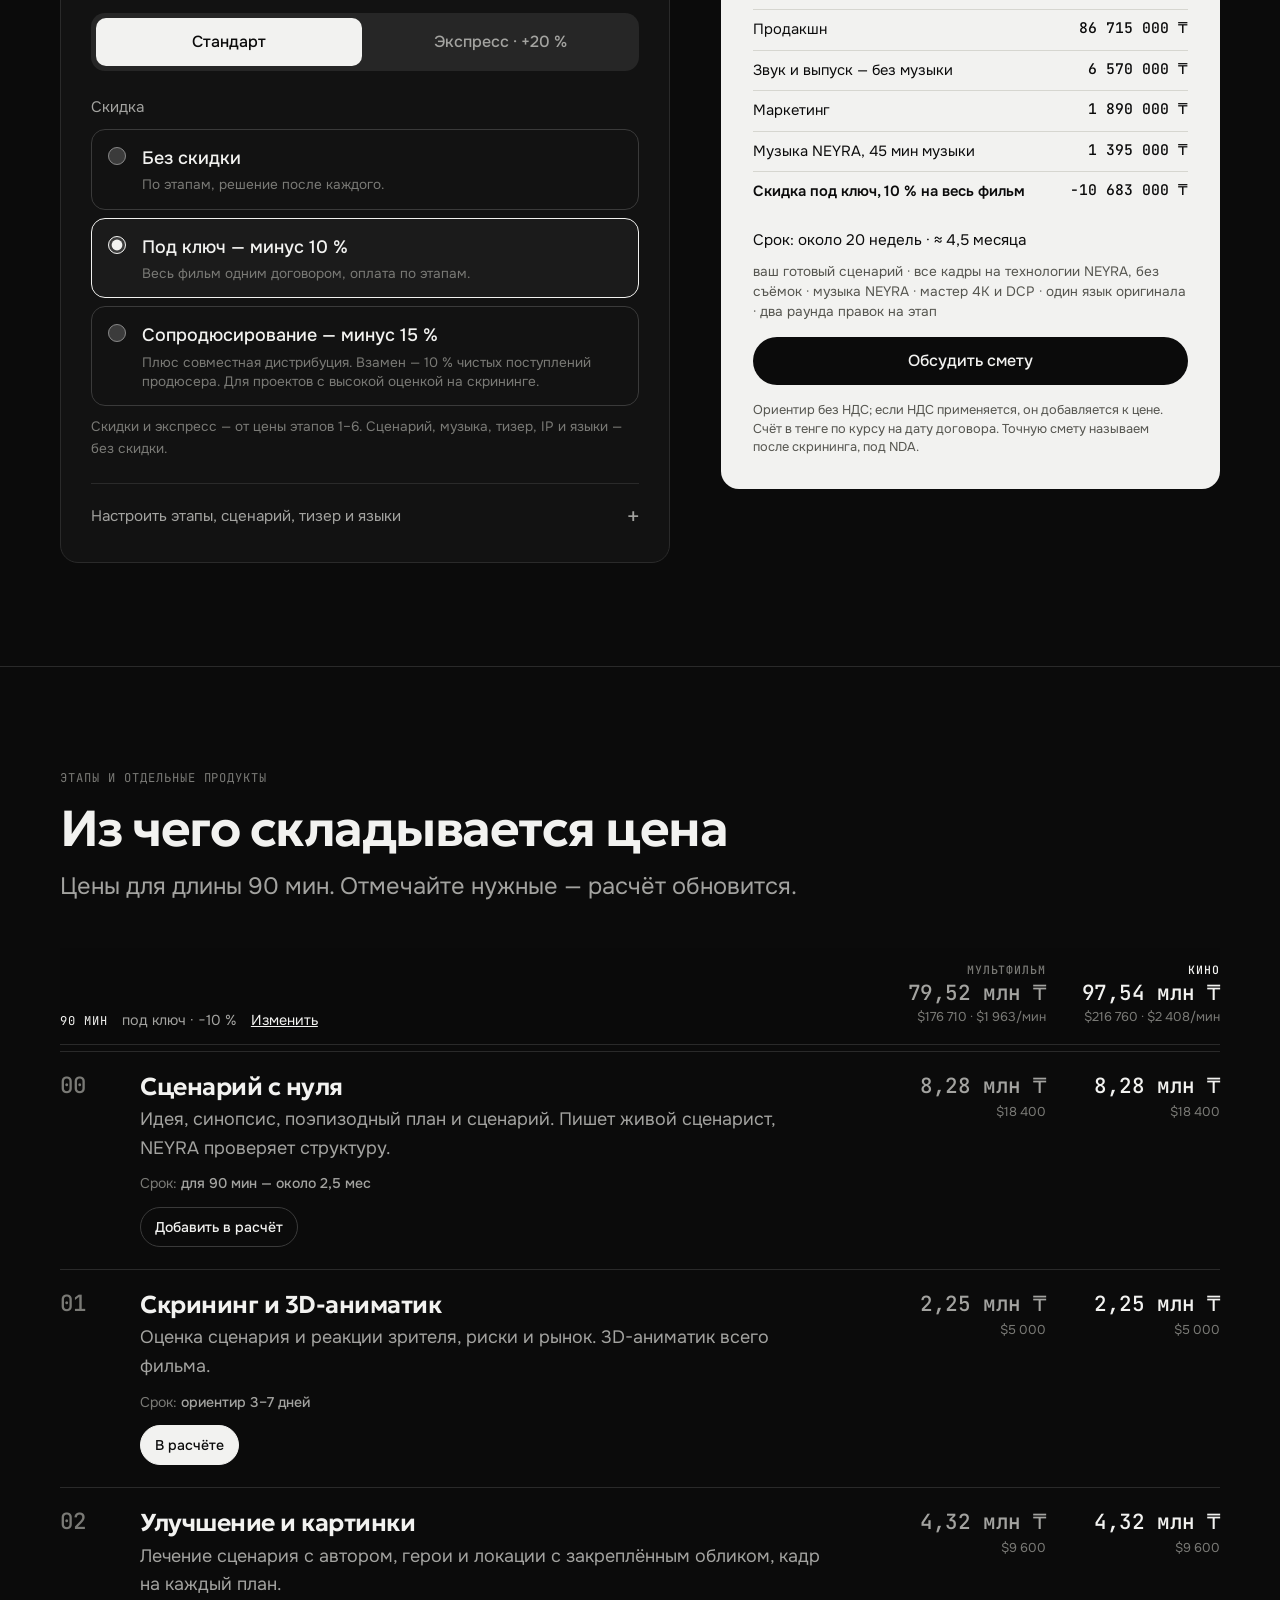
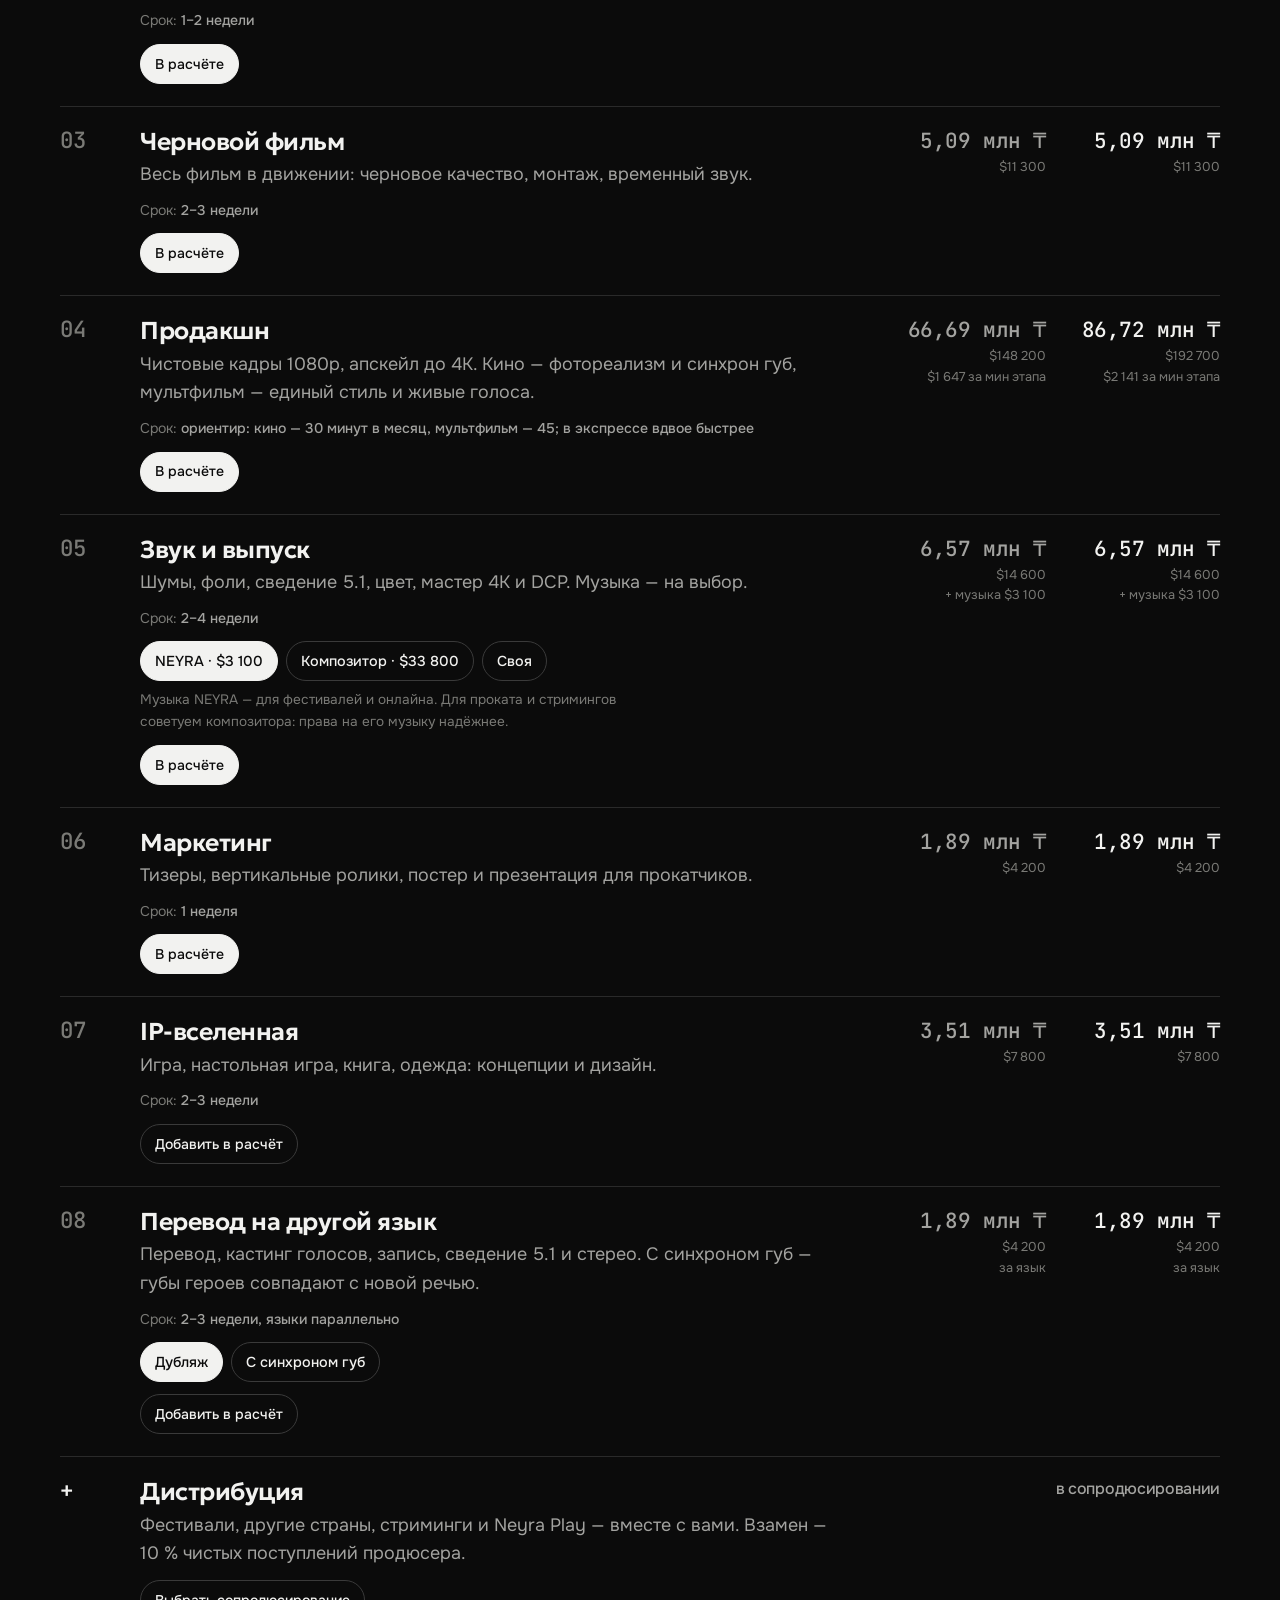
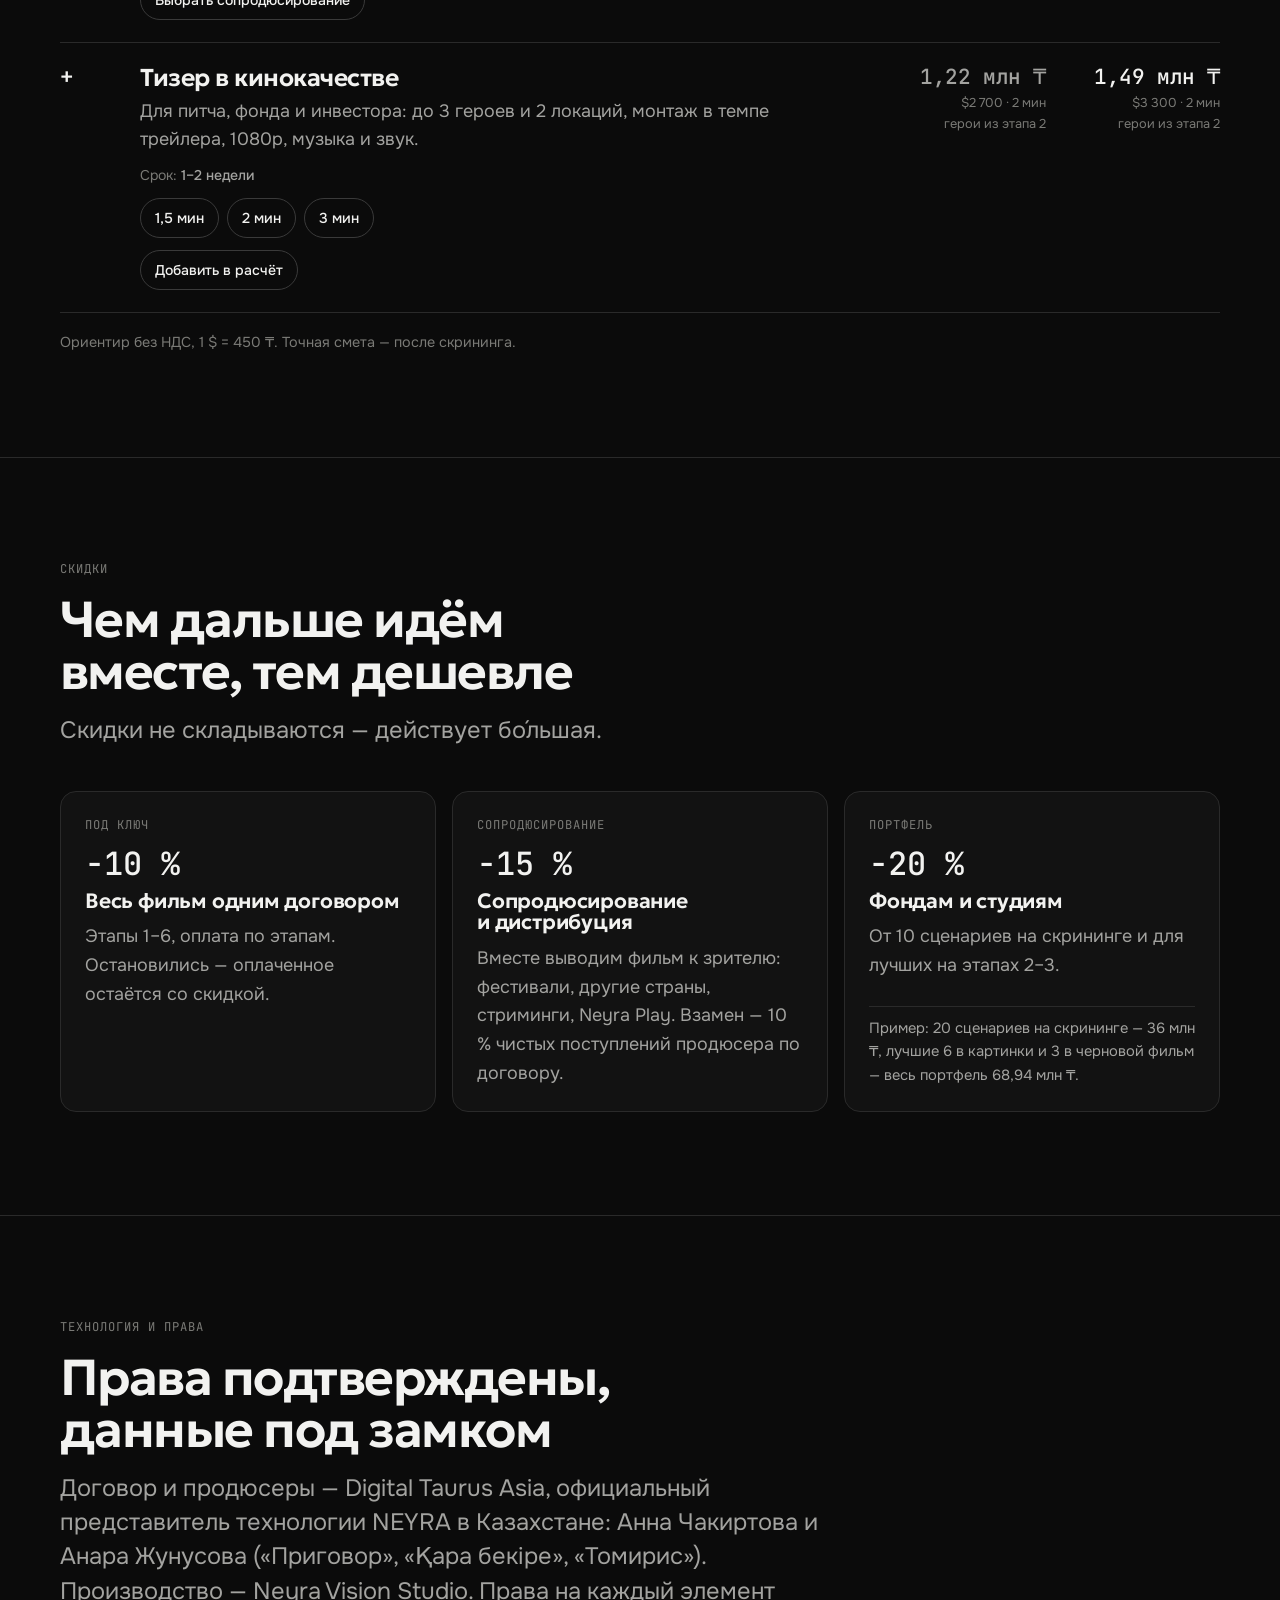
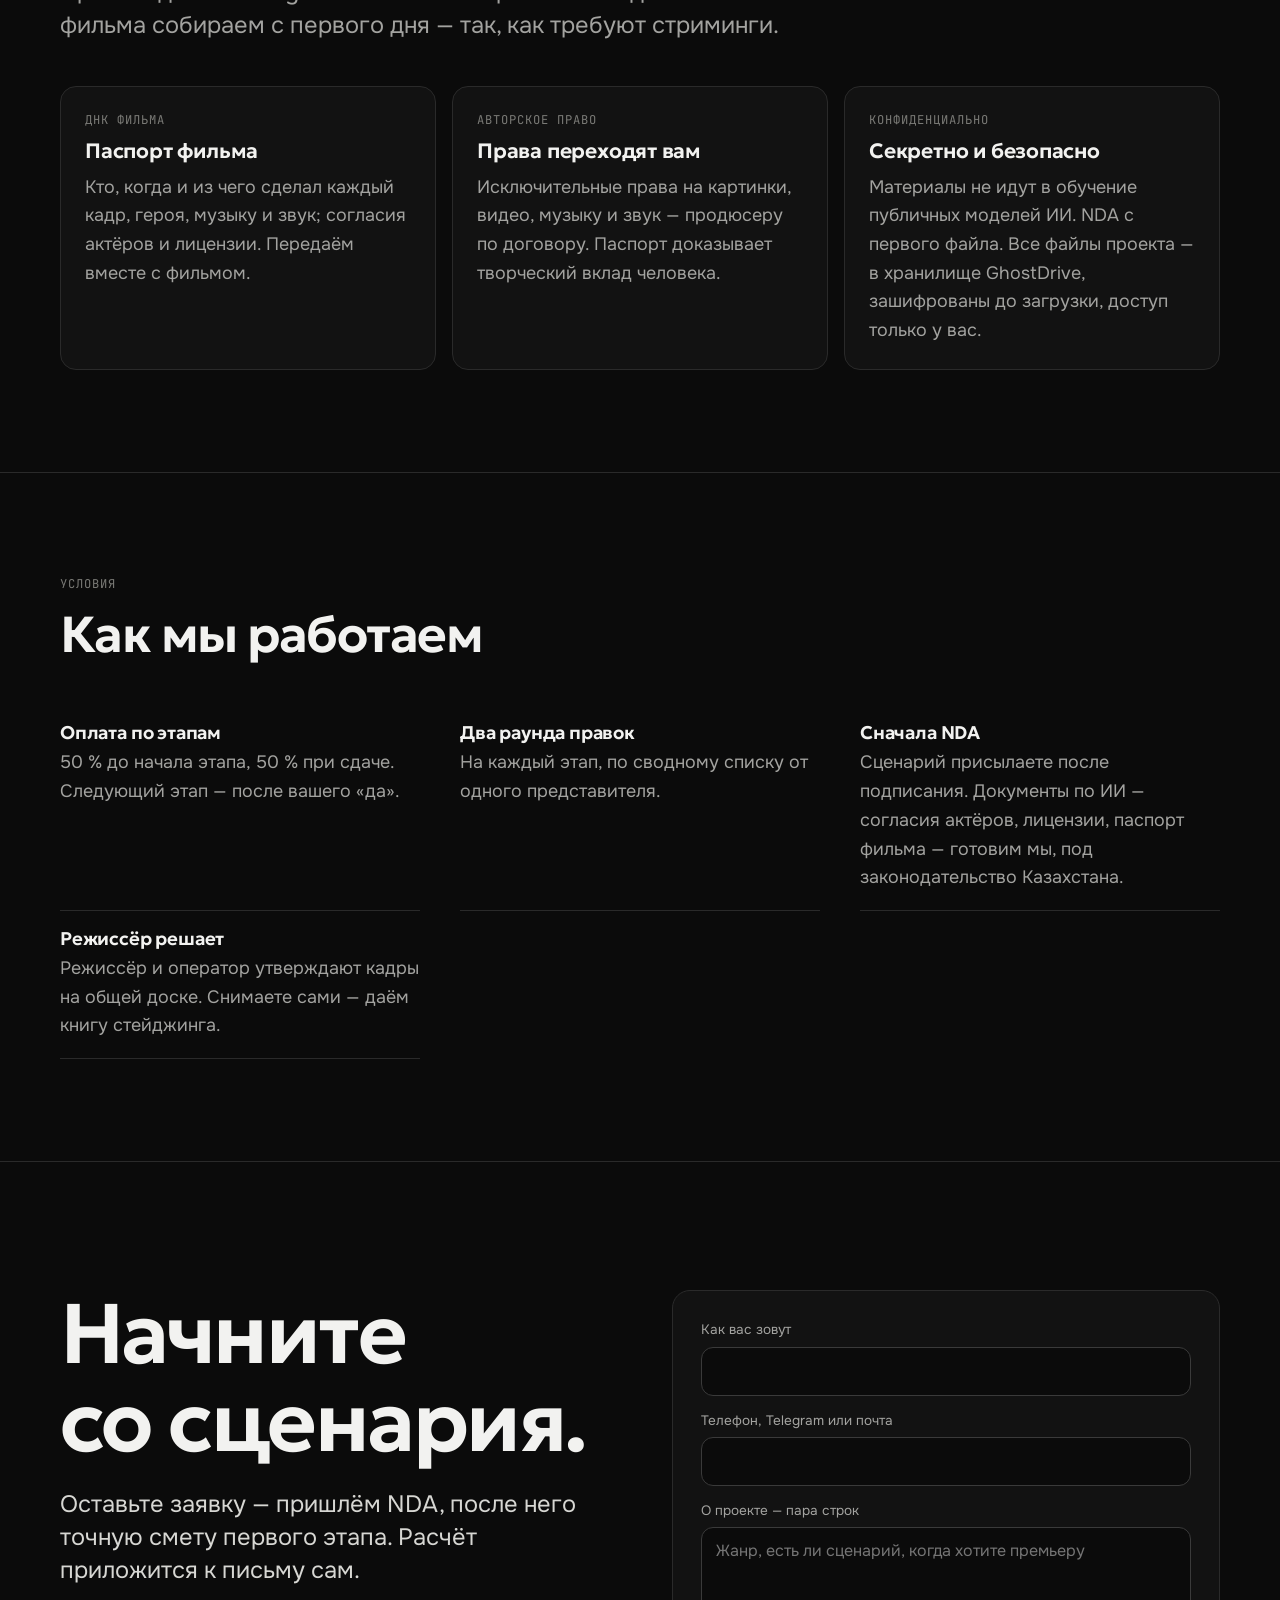
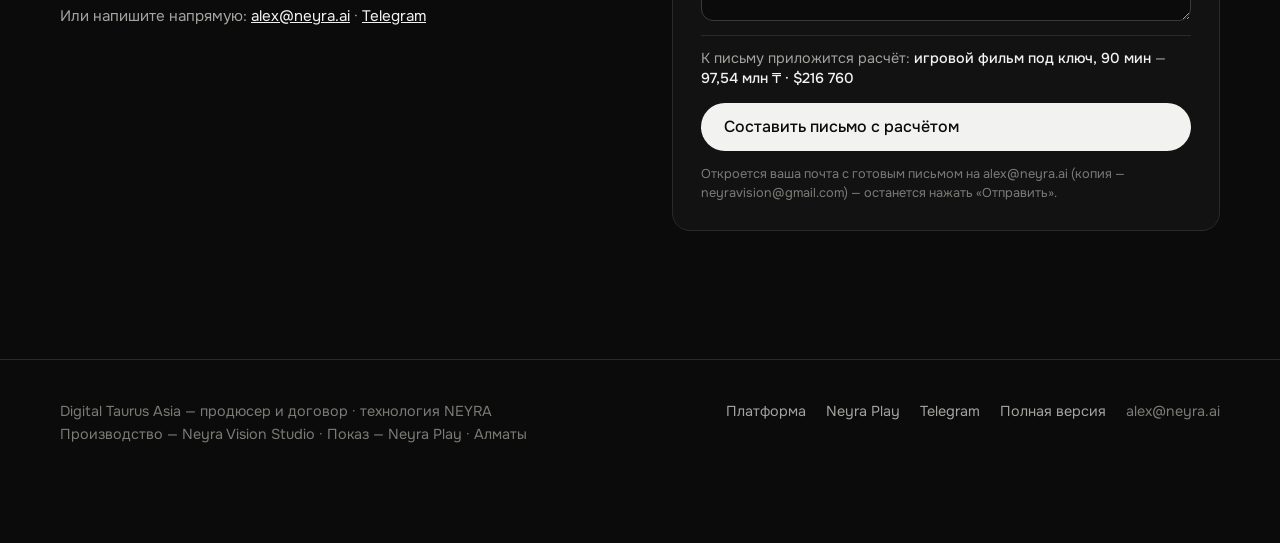
<file: ceny/kratko/index.html>
<!doctype html>
<html lang="ru">
<head>
<meta charset="utf-8">
<meta name="viewport" content="width=device-width,initial-scale=1,viewport-fit=cover">
<title>Цены, коротко — Digital Taurus Asia · технология NEYRA</title>
<meta name="description" content="Сколько стоит ваш фильм или мультфильм под ключ: выберите длину и получите цену. Или идите по этапам — от скрининга сценария до перевода. Технология NEYRA, Казахстан.">
<meta property="og:title" content="Цены — Digital Taurus Asia · технология NEYRA">
<meta property="og:description" content="Фильм или мультфильм под ключ: выберите длину — увидите цену. Восемь этапов от сценария до проката.">
<meta property="og:image" content="https://studio.neyra.vision/v2/media/og-v2.jpg">
<link rel="icon" href="../../assets/favicon-64.png">
<link rel="preconnect" href="https://fonts.googleapis.com">
<link rel="preconnect" href="https://fonts.gstatic.com" crossorigin>
<link href="https://fonts.googleapis.com/css2?family=Geologica:wght@300;400;600&family=Onest:wght@400;500;600&family=JetBrains+Mono:wght@400;500&display=swap" rel="stylesheet">
<style>
:root{
  --ink:#0b0b0b; --ink-2:#121212; --ink-3:#1b1b1b; --ink-4:#262626;
  --line:#2a2a2a; --line-2:#3a3a3a;
  --text:#f2f2f0; --muted:#a3a3a0; --dim:#7a7a76;
  --disp:'Geologica',system-ui,sans-serif; --body:'Onest',system-ui,sans-serif; --mono:'JetBrains Mono',ui-monospace,monospace;
  --ease:cubic-bezier(.16,1,.3,1);
  --step-0:clamp(1rem,.96rem + .2vw,1.125rem);
  --step-1:clamp(1.2rem,1.08rem + .5vw,1.5rem);
  --step-3:clamp(1.9rem,1.4rem + 2.2vw,3.2rem);
  --step-5:clamp(2.5rem,1.6rem + 4.6vw,5.6rem);
  color-scheme:dark;
}
*{box-sizing:border-box}
[hidden]{display:none!important}
html{-webkit-text-size-adjust:100%;scroll-behavior:smooth}
body{margin:0;background:var(--ink);color:var(--text);font:400 var(--step-0)/1.6 var(--body);-webkit-font-smoothing:antialiased;overflow-x:hidden}
img{display:block;max-width:100%}
a{color:inherit}
::selection{background:var(--text);color:var(--ink)}
:focus-visible{outline:2px solid var(--text);outline-offset:3px;border-radius:4px}
.wrap{width:min(1240px,100%);margin:0 auto;padding-left:max(16px,env(safe-area-inset-left,0px));padding-right:max(16px,env(safe-area-inset-right,0px))}
@media (min-width:700px){.wrap{padding-left:max(40px,env(safe-area-inset-left,0px));padding-right:max(40px,env(safe-area-inset-right,0px))}}
h1,h2,h3{font-family:var(--disp);font-weight:600;letter-spacing:-.03em;line-height:1.04;margin:0;text-wrap:balance}
p{margin:0}
.mono{font-family:var(--mono);font-size:.76rem;letter-spacing:.08em;text-transform:uppercase;color:var(--dim)}
.btn{display:inline-flex;align-items:center;gap:.55em;min-height:48px;padding:0 1.35em;border-radius:999px;border:1px solid transparent;font:500 1rem/1 var(--body);text-decoration:none;cursor:pointer;transition:transform .25s var(--ease),background-color .2s,border-color .2s;white-space:nowrap}
.btn:active{transform:scale(.97)}
.btn--main{background:var(--text);color:var(--ink)}
.btn--main:hover{background:#fff}
.btn--ghost{background:transparent;color:var(--text);border-color:var(--line-2)}
.btn--ghost:hover{border-color:var(--text)}

/* шапка */
.top{position:sticky;top:env(safe-area-inset-top,0px);z-index:30;background:color-mix(in oklab,var(--ink) 88%,transparent);backdrop-filter:saturate(1.2) blur(8px);border-bottom:1px solid var(--line)}
.top .wrap{display:flex;align-items:center;justify-content:space-between;gap:16px;min-height:64px}
.brand{display:inline-flex;align-items:center;gap:12px;min-height:44px;text-decoration:none}
.brand svg{width:30px;height:31px;flex:none}
.brand b{font:600 1rem/1.1 var(--disp);letter-spacing:-.01em;display:block}
.brand small{font:400 .72rem/1.2 var(--mono);letter-spacing:.08em;color:var(--dim);text-transform:uppercase;display:block}
.nav{display:flex;align-items:center;gap:clamp(10px,2vw,26px)}
.nav a.link{font-size:.95rem;color:var(--muted);text-decoration:none;padding:10px 4px}
.nav a.link:hover{color:var(--text)}
.nav .btn{min-height:42px;font-size:.95rem}
@media (max-width:900px){.nav a.link{display:none}}
@media (max-width:480px){.brand small{display:none}.brand b{font-size:.92rem}.nav .btn{padding:0 1em}}

/* первый экран */
.hero{position:relative;padding:clamp(56px,8vw,112px) 0 clamp(44px,6vw,80px);overflow:hidden;border-bottom:1px solid var(--line)}
.hero__bg{position:absolute;inset:0;background:#0b0b0b}
.hero__video{position:absolute;inset:0;width:100%;height:100%;object-fit:cover;filter:grayscale(.7) brightness(.78);opacity:0;transition:opacity 1.2s ease;animation:heroDrift 40s ease-in-out infinite alternate}
.hero__video.on{opacity:1}
@keyframes heroDrift{from{transform:scale(1.04) translateX(-1%)}to{transform:scale(1.1) translateX(1%)}}
@media (prefers-reduced-motion:reduce){.hero__video{display:none}}
.hero__bg::after{content:"";position:absolute;inset:0;background:linear-gradient(90deg,rgba(11,11,11,.9) 0%,rgba(11,11,11,.55) 48%,rgba(11,11,11,.08) 100%),linear-gradient(180deg,rgba(11,11,11,.45) 0%,transparent 30%,transparent 72%,rgba(11,11,11,.75) 100%)}
.hero .wrap{position:relative}
.hero h1{font-size:var(--step-5);font-weight:600;max-width:15ch;margin-top:16px}
.hero h1 em{font-style:normal;font-weight:300;color:var(--muted)}
.hero p.lead{max-width:620px;margin-top:22px;font-size:var(--step-1);line-height:1.4;color:#d7d7d3}
.hero__cta{display:flex;flex-wrap:wrap;gap:12px;margin-top:30px}
/* три афиши с ориентирами цен */
.posters{display:grid;grid-template-columns:repeat(3,minmax(0,1fr));gap:12px;margin-top:36px;max-width:820px}
.offer-t{position:relative;display:flex;flex-direction:column;justify-content:flex-end;align-items:flex-start;gap:2px;aspect-ratio:16/10;padding:14px 16px;border:1px solid var(--line-2);border-radius:16px;overflow:hidden;background:var(--img) center/cover no-repeat #111;color:var(--text);text-align:left;cursor:pointer;isolation:isolate}
.offer-t::before{content:"";position:absolute;inset:0;background:var(--img) center/cover no-repeat;filter:grayscale(1) brightness(.75);transition:filter .5s,transform .6s;z-index:-2}
.offer-t::after{content:"";position:absolute;inset:0;background:linear-gradient(180deg,rgba(11,11,11,.05) 30%,rgba(11,11,11,.9) 100%);z-index:-1}
.offer-t:hover::before,.offer-t:focus-visible::before{filter:grayscale(0) brightness(.85);transform:scale(1.04)}
.offer-t:focus-visible{outline:2px solid var(--text);outline-offset:3px}
.offer-t__k{font:500 .7rem/1.2 var(--mono);letter-spacing:.08em;text-transform:uppercase;color:#d7d7d3}
.offer-t b{font:500 clamp(1.15rem,1rem + .7vw,1.55rem)/1.1 var(--mono);font-variant-numeric:tabular-nums;letter-spacing:-.02em;margin-top:4px}
.offer-t small{color:#c8c8c4;font-size:.85rem}
@media (max-width:600px){
  .posters{display:flex;overflow-x:auto;scrollbar-width:none;margin:28px -16px 0;padding:0 16px;gap:10px;scroll-snap-type:x mandatory}
  .posters::-webkit-scrollbar{display:none}
  .offer-t{flex:0 0 74vw;scroll-snap-align:start}
}
.facts{display:flex;flex-wrap:wrap;gap:10px 28px;margin-top:36px;color:var(--muted);font-size:.95rem}
.facts b{color:var(--text);font-weight:500}

section.block{padding:clamp(60px,8vw,112px) 0;border-bottom:1px solid var(--line)}
.block__head{display:flex;flex-direction:column;gap:14px;margin-bottom:clamp(26px,4vw,44px);max-width:780px}
.block__head h2{font-size:var(--step-3)}
.block__head p{color:var(--muted);font-size:var(--step-1);line-height:1.45}

/* калькулятор */
.calc{display:grid;grid-template-columns:minmax(0,1.1fr) minmax(0,.9fr);gap:clamp(22px,4vw,52px);align-items:start}
@media (max-width:900px){.calc{grid-template-columns:1fr}}
.panel{background:var(--ink-2);border:1px solid var(--line);border-radius:18px;padding:clamp(18px,3vw,30px);display:flex;flex-direction:column;gap:24px;min-width:0}
.field{display:flex;flex-direction:column;gap:10px;min-width:0}
.field > label,.field > .lbl{font-size:.95rem;color:var(--muted)}
.seg{display:grid;grid-template-columns:1fr 1fr;gap:6px;background:var(--ink-4);border-radius:14px;padding:5px}
.seg button{border:0;border-radius:10px;background:transparent;color:var(--muted);font:500 1rem/1.2 var(--body);padding:13px 10px;cursor:pointer;min-height:48px}
.seg button[aria-pressed="true"]{background:var(--text);color:var(--ink)}
.len{display:flex;align-items:center;gap:14px}
.len input[type=range]{flex:1;min-width:0;accent-color:var(--text);height:28px}
.len output{font:500 1.25rem/1 var(--mono);min-width:6.5ch;text-align:right;font-variant-numeric:tabular-nums}
.chips{display:flex;flex-wrap:wrap;gap:8px}
.chips--row{flex-wrap:nowrap;overflow-x:auto;scrollbar-width:none;-webkit-overflow-scrolling:touch;margin:0 -16px;padding:2px 16px;mask-image:linear-gradient(90deg,#000 calc(100% - 28px),transparent)}
.chips--row::-webkit-scrollbar{display:none}
.chips--row .chip{flex:0 0 auto;white-space:nowrap}
@media (min-width:600px){.chips--row{margin:0;padding:2px 0;mask-image:none}}
.chip{border:1px solid var(--line-2);background:transparent;color:var(--text);border-radius:999px;padding:9px 14px;font:500 .9rem/1 var(--body);cursor:pointer;min-height:40px}
.chip[aria-pressed="true"]{background:var(--text);color:var(--ink);border-color:var(--text)}
.offers{display:grid;gap:8px}
.offer{display:grid;grid-template-columns:22px minmax(0,1fr);gap:12px;align-items:start;border:1px solid var(--line-2);border-radius:14px;padding:14px 16px;cursor:pointer}
.offer:has(input:checked){border-color:var(--text);background:var(--ink-3)}
.offer:has(input:disabled){opacity:.45;cursor:not-allowed}
.offer input{width:18px;height:18px;accent-color:var(--text);margin:3px 0 0}
.offer b{font-weight:500}
.offer small{display:block;color:var(--dim);font-size:.85rem;margin-top:3px;line-height:1.4}
details.more{border-top:1px solid var(--line);padding-top:16px}
details.more summary{cursor:pointer;color:var(--muted);font-size:.95rem;list-style:none;display:flex;justify-content:space-between;align-items:center;min-height:32px}
details.more summary::-webkit-details-marker{display:none}
details.more summary::after{content:"+";font:400 1.3rem/1 var(--mono)}
details.more[open] summary::after{content:"−"}
details.more .inner{display:flex;flex-direction:column;gap:18px;margin-top:14px}
.checks{display:grid}
.check{display:grid;grid-template-columns:24px minmax(0,1fr) auto;gap:12px;align-items:center;padding:11px 0;border-bottom:1px solid var(--line);cursor:pointer}
.check:last-child{border-bottom:0}
.check input{width:20px;height:20px;accent-color:var(--text);margin:0}
.check span{min-width:0}
.check em{font-style:normal;font:500 .9rem/1 var(--mono);color:var(--muted);font-variant-numeric:tabular-nums;white-space:nowrap}
.step-in{display:flex;align-items:center;gap:10px}
.step-in button{width:40px;height:40px;border-radius:50%;border:1px solid var(--line-2);background:transparent;color:var(--text);font:500 1.2rem/1 var(--body);cursor:pointer}
.step-in output{font:500 1.2rem/1 var(--mono);min-width:2ch;text-align:center}
.total{position:sticky;top:84px;background:var(--text);color:var(--ink);border-radius:18px;padding:clamp(20px,3vw,32px);display:flex;flex-direction:column;gap:16px;min-width:0}
.total .mono{color:#55554f}
.total__sum{font:500 clamp(2.1rem,1.5rem + 2.8vw,3.4rem)/1 var(--mono);letter-spacing:-.03em;font-variant-numeric:tabular-nums;word-break:break-word}
.total__usd{font:500 1.05rem/1.3 var(--mono);color:#55554f;margin-top:10px}
.total__min{font-size:.95rem;color:#33332f}
.total ul{list-style:none;margin:0;padding:0;display:grid;gap:8px;font-size:.92rem}
.total li{display:flex;justify-content:space-between;gap:12px;border-bottom:1px solid #d6d6d0;padding-bottom:8px}
.total li b{font:500 .92rem/1.3 var(--mono);white-space:nowrap;font-variant-numeric:tabular-nums}
.total li.disc{border-bottom:0;font-weight:600}
.total__time{font-size:.95rem}
.total .btn{background:var(--ink);color:var(--text);justify-content:center}
.total .btn:hover{background:#222}
.total__fine{font-size:.8rem;color:#55554f;line-height:1.45}
.total__incl{font-size:.85rem;color:#55554f;line-height:1.45;margin-top:-6px}

/* лестница этапов: слева что входит, справа две колонки цен — мультфильм и кино */
.stages{display:grid;border-top:1px solid var(--line)}
.stage{display:grid;grid-template-columns:56px minmax(0,1fr) 150px 150px;gap:10px 24px;padding:22px 0;border-bottom:1px solid var(--line);align-items:start}
.stage__n{font:500 1.4rem/1 var(--mono);color:var(--dim);font-variant-numeric:tabular-nums}
.stage h3{font-size:clamp(1.2rem,1.05rem + .6vw,1.55rem);letter-spacing:-.02em}
.stage__what{color:var(--muted);margin-top:6px;max-width:58ch}
.stage__meta{display:flex;flex-wrap:wrap;gap:6px 18px;margin-top:10px;font-size:.88rem;color:var(--dim)}
.stage__meta b{color:var(--muted);font-weight:500}
.stage__p{text-align:right;min-width:0}
.stage__p::before{content:attr(data-l);display:none;font:500 .7rem/1 var(--mono);letter-spacing:.08em;text-transform:uppercase;color:var(--dim);margin-bottom:6px}
.stage__p b{display:block;font:500 clamp(1.05rem,.95rem + .45vw,1.35rem)/1.15 var(--mono);font-variant-numeric:tabular-nums;letter-spacing:-.02em;color:var(--muted)}
.stage__p small{display:block;color:var(--dim);font-size:.8rem;margin-top:4px;white-space:pre-line}
.stages[data-sel="anim"] .stage__p[data-t="anim"] b,.stages[data-sel="film"] .stage__p[data-t="film"] b{color:var(--text)}
.stage__p--wide{grid-column:3 / 5}
.stage__p--wide b{font:500 1rem/1.3 var(--body);color:var(--muted)}
@media (max-width:760px){
  .stage{grid-template-columns:32px minmax(0,1fr) minmax(0,1fr);gap:10px 16px;padding:20px 0}
  .stage__n{font-size:1.1rem}
  .stage__t{grid-column:2 / 4}
  .stage__p{text-align:left}
  .stage__p::before{display:block}
  .stage__p[data-t="anim"]{grid-column:2}
  .stage__p[data-t="film"]{grid-column:3}
  .stage__p--wide{grid-column:2 / 4}
}
.note{color:var(--dim);font-size:.9rem;margin-top:18px;max-width:80ch}
.pick{margin-top:12px;border:1px solid var(--line-2);background:transparent;color:var(--text);border-radius:999px;padding:9px 14px;font:500 .88rem/1 var(--body);cursor:pointer;min-height:40px;white-space:nowrap}
.pick:hover{border-color:var(--text)}
.pick[aria-pressed="true"]{background:var(--text);color:var(--ink);border-color:var(--text)}
.stage--dist .stage__n{color:var(--text)}
.offer-note{font-size:.85rem;color:var(--dim)}
.seg button:disabled{opacity:.4;cursor:not-allowed}
.sumbar{position:sticky;top:calc(65px + env(safe-area-inset-top,0px));z-index:20;display:grid;grid-template-columns:56px minmax(0,1fr) 150px 150px;gap:6px 24px;align-items:end;padding:12px 0;margin-bottom:6px;background:color-mix(in oklab,var(--ink) 92%,transparent);backdrop-filter:saturate(1.2) blur(8px);border-bottom:1px solid var(--line)}
.sumbar__l{grid-column:1 / 3;display:flex;flex-wrap:wrap;align-items:baseline;gap:4px 14px;min-width:0;color:var(--muted);font-size:.9rem}
.sumbar__l .mono{color:var(--text)}
.sumbar__l a{color:var(--text)}
.sumbar__c{appearance:none;background:none;border:0;margin:0;padding:4px 0;color:inherit;font:inherit;text-align:right;cursor:pointer;min-width:0;border-radius:8px}
.sumbar__c:focus-visible{outline:2px solid var(--text);outline-offset:4px}
.sumbar__c span{display:block;font:500 .72rem/1 var(--mono);letter-spacing:.08em;text-transform:uppercase;color:var(--dim)}
.sumbar__c b{display:block;margin-top:6px;font:500 clamp(1.05rem,.95rem + .45vw,1.35rem)/1.1 var(--mono);font-variant-numeric:tabular-nums;letter-spacing:-.02em;color:var(--muted)}
.sumbar__c small{display:block;margin-top:3px;color:var(--dim);font-size:.8rem}
.sumbar__c[aria-pressed="true"] span,.sumbar__c[aria-pressed="true"] b{color:var(--text)}
@media (max-width:760px){
  .sumbar{grid-template-columns:32px minmax(0,1fr) minmax(0,1fr);gap:4px 16px;padding:8px 0}
  .sumbar__l{grid-column:1 / 4}
  .sumbar__c{text-align:left}
  .sumbar__c[data-type="anim"]{grid-column:2}
  .sumbar__c[data-type="film"]{grid-column:3}
  .sumbar__c small{display:none}
}
.stage--extra .stage__n{color:var(--text)}
.stage .chips{margin-top:12px}
.stage__note{color:var(--dim);font-size:.85rem;margin-top:8px;max-width:58ch}
.dock{position:fixed;left:0;right:0;bottom:0;z-index:40;background:var(--text);color:var(--ink);display:flex;align-items:center;justify-content:space-between;gap:12px;padding:12px max(16px,env(safe-area-inset-right,0px)) calc(12px + env(safe-area-inset-bottom,0px)) max(16px,env(safe-area-inset-left,0px));box-shadow:0 -8px 30px rgba(0,0,0,.35)}
.dock span{min-width:0;font-size:.9rem;color:#33332f;overflow:hidden;text-overflow:ellipsis;white-space:nowrap}
.dock b{font:500 1.15rem/1 var(--mono);color:var(--ink);font-variant-numeric:tabular-nums;margin-right:8px}
.dock a{flex:none;background:var(--ink);color:var(--text);border-radius:999px;padding:11px 16px;font:500 .9rem/1 var(--body);text-decoration:none}

/* скидки, фонды, условия */
.cols{display:grid;grid-template-columns:repeat(auto-fit,minmax(min(100%,260px),1fr));gap:16px}
.card{background:var(--ink-2);border:1px solid var(--line);border-radius:16px;padding:24px;display:flex;flex-direction:column;gap:10px;min-width:0}
.card b.big{font:500 clamp(1.5rem,1.2rem + 1vw,2rem)/1.1 var(--mono);font-variant-numeric:tabular-nums}
.card h3{font-size:1.3rem;letter-spacing:-.01em}
.card p{color:var(--muted)}
.card__cred{color:var(--text);font-size:.92rem;border-top:1px solid var(--line);padding-top:10px;margin-top:auto}
.terms{display:grid;grid-template-columns:repeat(auto-fit,minmax(min(100%,300px),1fr));gap:0 40px}
.terms div{padding:18px 0;border-bottom:1px solid var(--line)}
.terms h3{font-size:1.15rem;letter-spacing:-.01em}
.terms p{color:var(--muted);margin-top:6px}
.tech{display:grid;grid-template-columns:repeat(auto-fit,minmax(min(100%,240px),1fr));gap:12px;margin-top:16px}
.tech a{display:flex;flex-direction:column;gap:6px;padding:16px 18px;border:1px solid var(--line);border-radius:14px;color:inherit;text-decoration:none;min-width:0}
.tech a:hover{border-color:var(--line-2)}
.tech b{font:500 1.02rem/1.2 var(--mono);overflow-wrap:anywhere}
.tech span{color:var(--muted);font-size:.92rem}
.who{display:grid;grid-template-columns:repeat(auto-fit,minmax(min(100%,280px),1fr));gap:16px}

.final{padding:clamp(72px,10vw,140px) 0}
/* анкета заявки */
.zayavka{display:grid;grid-template-columns:minmax(0,1fr) minmax(0,1fr);gap:clamp(24px,5vw,72px);align-items:start}
@media (max-width:820px){.zayavka{grid-template-columns:1fr}}
.final .zayavka__alt{margin-top:18px;color:var(--muted);font-size:.95rem;max-width:none}
.zayavka__alt a{color:var(--text)}
.form{display:flex;flex-direction:column;gap:14px;background:var(--ink-2);border:1px solid var(--line);border-radius:18px;padding:clamp(18px,3vw,28px)}
.form label{display:flex;flex-direction:column;gap:6px}
.form label span{font-size:.85rem;color:var(--muted)}
.form input,.form textarea{width:100%;background:var(--ink);border:1px solid var(--line-2);border-radius:12px;padding:12px 14px;color:var(--text);font:400 1rem/1.4 var(--body);min-height:46px}
.form textarea{resize:vertical}
.form input:focus,.form textarea:focus{outline:none;border-color:var(--text)}
.form input:user-invalid{border-color:#c46}
.final .form__calc{font-size:.9rem;line-height:1.45;color:var(--muted);border-top:1px solid var(--line);padding-top:12px;margin:0;max-width:none}
.form__calc b{color:var(--text);font-weight:500}
.final .form__note{font-size:.8rem;line-height:1.45;color:var(--dim);margin:0;max-width:none}
.final h2{font-size:var(--step-5);max-width:12ch}
.final p{color:#d7d7d3;max-width:560px;margin-top:22px;font-size:var(--step-1);line-height:1.4}
footer{padding:40px 0 calc(96px + env(safe-area-inset-bottom,0px));border-top:1px solid var(--line);color:var(--dim);font-size:.9rem}
footer .wrap{display:flex;flex-wrap:wrap;justify-content:space-between;gap:16px 32px}
footer nav{display:flex;flex-wrap:wrap;gap:8px 20px}
footer a{color:var(--muted);text-decoration:none}
footer a:hover{color:var(--text)}
@media (prefers-reduced-motion:reduce){*{transition:none!important;scroll-behavior:auto!important}}
</style>
</head>
<body>

<header class="top">
  <div class="wrap">
    <a class="brand" href="#top" aria-label="Digital Taurus Asia · технология NEYRA">
      <svg viewBox="20 18 160 166" aria-hidden="true"><circle cx="100" cy="132" r="44" fill="none" stroke="#f2f2f0" stroke-width="12"/><path d="M34,30 C34,82 66,88 100,88 C134,88 166,82 166,30" fill="none" stroke="#f2f2f0" stroke-width="12" stroke-linecap="round"/><polygon points="88,116 88,148 116,132" fill="#f2f2f0"/></svg>
      <span><b>Digital Taurus Asia</b><small>× технология NEYRA</small></span>
    </a>
    <nav class="nav" aria-label="Разделы">
      <a class="link" href="#kalkulyator">Калькулятор</a>
      <a class="link" href="#etapy">Этапы</a>
      <a class="link" href="#prava">Права</a>
      <a class="link" href="#usloviya">Условия</a>
      <a class="btn btn--main" href="#zayavka">Обсудить проект</a>
    </nav>
  </div>
</header>

<main id="top">
<section class="hero" aria-labelledby="hero-title">
  <div class="hero__bg" aria-hidden="true"><video class="hero__video" muted playsinline preload="auto" poster="../media/calc-1.jpg" data-src="../media/calc-1.mp4,../media/calc-3.mp4,../media/calc-4.mp4,../media/calc-2.mp4" data-poster="../media/calc-1.jpg,../media/calc-3.jpg,../media/calc-4.jpg,../media/calc-2.jpg" data-now="1"></video></div>
  <div class="wrap">
    <div class="mono">Digital Taurus Asia · проекты на технологии NEYRA в Казахстане</div>
    <h1 id="hero-title">Сколько стоит ваш фильм — <em>видно сразу.</em></h1>
    <p class="lead">Выберите фильм или мультфильм и длину — цена и срок под ключ. Или идите по этапам и остановитесь на любом.</p>
    <div class="hero__cta">
      <a class="btn btn--main" href="#kalkulyator">Посчитать мой фильм</a>
      <a class="btn btn--ghost" href="#etapy">Смотреть этапы</a>
    </div>
    <div class="posters" id="hero-offers" aria-label="Ориентиры цен">
      <button type="button" class="offer-t" data-go="anim" style="--img:url('../../v2/media/play-skoro-er-tostik.jpg')"><span class="offer-t__k">Мультфильм · 90 минут</span><b id="ho-anim"></b><small id="ho-anim-t"></small></button>
      <button type="button" class="offer-t" data-go="film" style="--img:url('../../v2/media/saka-voin.jpg')"><span class="offer-t__k">Игровой фильм · 90 минут</span><b id="ho-film"></b><small id="ho-film-t"></small></button>
      <button type="button" class="offer-t" data-go="teaser" style="--img:url('../../v2/media/zoloto-plastiny.jpg')"><span class="offer-t__k">Тизер · 3 минуты</span><b id="ho-teaser"></b><small id="ho-teaser-t"></small></button>
    </div>
    <div class="facts">
      <span><b>3–7 дней</b> — 3D-аниматик всего фильма</span>
      <span><b>Под NDA</b> — с первого файла</span>
      <span><b>Паспорт фильма</b> — права для стримингов</span>
    </div>
  </div>
</section>

<section class="block" id="kalkulyator" aria-labelledby="calc-title">
  <div class="wrap">
    <div class="block__head">
      <div class="mono">Калькулятор</div>
      <h2 id="calc-title">Весь фильм под ключ</h2>
      <p>Цена и срок пересчитываются сразу.</p>
    </div>
    <div class="calc">
      <div class="panel">
        <div class="field">
          <span class="lbl" id="type-lbl">Что делаем</span>
          <div class="seg" role="group" aria-labelledby="type-lbl" id="types">
            <button type="button" data-type="film" aria-pressed="true">Игровой фильм</button>
            <button type="button" data-type="anim" aria-pressed="false">Мультфильм</button>
          </div>
        </div>
        <div class="field">
          <label for="len">Длина, минут</label>
          <div class="len"><input type="range" id="len" min="3" max="150" step="1" value="90"><output id="len-out" for="len">90 мин</output></div>
          <div class="chips chips--row" role="group" aria-label="Быстрый выбор длины" id="formats"></div>
        </div>
        <div class="field">
          <span class="lbl" id="speed-lbl">Срок</span>
          <div class="seg" role="group" aria-labelledby="speed-lbl" id="speeds">
            <button type="button" data-fast="0" aria-pressed="true">Стандарт</button>
            <button type="button" data-fast="1" aria-pressed="false">Экспресс · +20&nbsp;%</button>
          </div>
          <p class="offer-note" id="speed-note" hidden>Экспресс включается, только когда сокращает срок. Здесь срок уже минимальный.</p>
        </div>
        <div class="field">
          <span class="lbl" id="offer-lbl">Скидка</span>
          <div class="offers" role="radiogroup" aria-labelledby="offer-lbl">
            <label class="offer" for="o-none"><input type="radio" name="offer" id="o-none" value="none"><span><b>Без скидки</b><small>По этапам, решение после каждого.</small></span></label>
            <label class="offer" for="o-pack"><input type="radio" name="offer" id="o-pack" value="pack" checked><span><b>Под ключ — минус 10 %</b><small>Весь фильм одним договором, оплата по этапам.</small></span></label>
            <label class="offer" for="o-copro"><input type="radio" name="offer" id="o-copro" value="copro"><span><b>Сопродюсирование — минус 15 %</b><small>Плюс совместная дистрибуция. Взамен — 10 % чистых поступлений продюсера. Для проектов с высокой оценкой на скрининге.</small></span></label>
          </div>
          <p class="offer-note">Скидки и экспресс — от цены этапов 1–6. Сценарий, музыка, тизер, IP и языки — без скидки.</p>
        </div>
        <details class="more" id="more">
          <summary>Настроить этапы, сценарий, тизер и языки</summary>
          <div class="inner">
            <div class="checks"><label class="check" for="c-script"><input type="checkbox" id="c-script"><span>0. Сценарий с нуля</span><em id="cp-script"></em></label></div>
            <div class="checks" id="checks"></div>
            <div class="field">
              <span class="lbl" id="teaser-lbl">Тизер в кинокачестве</span>
              <div class="chips" role="group" aria-labelledby="teaser-lbl" id="teaser-chips"></div>
            </div>
            <div class="field">
              <span class="lbl" id="lang-lbl">Языковые версии</span>
              <div class="step-in" role="group" aria-labelledby="lang-lbl"><button type="button" id="lang-minus" aria-label="Меньше языков">−</button><output id="lang-out">0</output><button type="button" id="lang-plus" aria-label="Больше языков">+</button></div>
              <div id="lip-box"></div>
            </div>
            <div class="field">
              <span class="lbl" id="music-lbl">Музыка к этапу 5</span>
              <div id="music-box"></div>
            </div>
          </div>
        </details>
      </div>
      <aside class="total" aria-live="polite">
        <div class="mono" id="total-lbl">Игровой фильм под ключ</div>
        <div><div class="total__sum" id="sum">—</div><div class="total__usd" id="sum-usd"></div></div>
        <p class="total__min" id="per-min"></p>
        <ul id="lines"></ul>
        <p class="total__time" id="time"></p>
        <p class="total__incl" id="incl"></p>
        <a class="btn" href="#zayavka">Обсудить смету</a>
        <p class="total__fine" id="fine">Без НДС. Точную смету называем после скрининга, под NDA. Оплата по этапам.</p>
      </aside>
    </div>
  </div>
</section>

<section class="block" id="etapy" aria-labelledby="etapy-title">
  <div class="wrap">
    <div class="block__head">
      <div class="mono">Этапы и отдельные продукты</div>
      <h2 id="etapy-title">Из чего складывается цена</h2>
      <p id="et-fmt">Цены для длины 90 мин. Отмечайте нужные — расчёт обновится.</p>
    </div>
    <div class="sumbar" id="sumbar">
      <div class="sumbar__l"><span class="mono" id="sb-len">90 мин</span><span id="sb-lbl"></span><a href="#kalkulyator">Изменить</a></div>
      <button type="button" class="sumbar__c" data-type="anim" aria-pressed="false"><span>Мультфильм</span><b id="sb-anim">—</b><small id="sb-anim-usd"></small></button>
      <button type="button" class="sumbar__c" data-type="film" aria-pressed="true"><span>Кино</span><b id="sb-film">—</b><small id="sb-film-usd"></small></button>
    </div>
    <div class="stages" id="stages"></div>
    <p class="note">Ориентир без НДС, 1 $ = 450 ₸. Точная смета — после скрининга.</p>
  </div>
</section>

<section class="block" id="skidki" aria-labelledby="skidki-title">
  <div class="wrap">
    <div class="block__head">
      <div class="mono">Скидки</div>
      <h2 id="skidki-title">Чем дальше идём вместе, тем дешевле</h2>
      <p>Скидки не складываются — действует бо́льшая.</p>
    </div>
    <div class="cols">
      <div class="card"><span class="mono">Под ключ</span><b class="big">−10 %</b><h3>Весь фильм одним договором</h3><p>Этапы 1–6, оплата по этапам. Остановились — оплаченное остаётся со скидкой.</p></div>
      <div class="card"><span class="mono">Сопродюсирование</span><b class="big">−15 %</b><h3>Сопродюсирование и дистрибуция</h3><p>Вместе выводим фильм к зрителю: фестивали, другие страны, стриминги, Neyra Play. Взамен — 10 % чистых поступлений продюсера по договору.</p></div>
      <div class="card"><span class="mono">Портфель</span><b class="big">−20 %</b><h3>Фондам и студиям</h3><p>От 10 сценариев на скрининге и для лучших на этапах 2–3.</p><p class="card__cred" id="fund"></p></div>
    </div>
  </div>
</section>

<section class="block" id="prava" aria-labelledby="prava-title">
  <div class="wrap">
    <div class="block__head">
      <div class="mono">Технология и права</div>
      <h2 id="prava-title">Права подтверждены, данные под&nbsp;замком</h2>
      <p>Договор и продюсеры — Digital Taurus Asia, официальный представитель технологии NEYRA в Казахстане: Анна Чакиртова и Анара Жунусова («Приговор», «Қара бекіре», «Томирис»). Производство — Neyra Vision Studio. Права на каждый элемент фильма собираем с первого дня — так, как требуют стриминги.</p>
    </div>
    <div class="cols">
      <div class="card"><span class="mono">ДНК фильма</span><h3>Паспорт фильма</h3><p>Кто, когда и из чего сделал каждый кадр, героя, музыку и звук; согласия актёров и лицензии. Передаём вместе с фильмом.</p></div>
      <div class="card"><span class="mono">Авторское право</span><h3>Права переходят вам</h3><p>Исключительные права на картинки, видео, музыку и звук — продюсеру по договору. Паспорт доказывает творческий вклад человека.</p></div>
      <div class="card"><span class="mono">Конфиденциально</span><h3>Секретно и безопасно</h3><p>Материалы не идут в обучение публичных моделей ИИ. NDA с первого файла. Все файлы проекта — в хранилище GhostDrive, зашифрованы до загрузки, доступ только у вас.</p></div>
    </div>
  </div>
</section>

<section class="block" id="usloviya" aria-labelledby="terms-title">
  <div class="wrap">
    <div class="block__head">
      <div class="mono">Условия</div>
      <h2 id="terms-title">Как мы работаем</h2>
    </div>
    <div class="terms">
      <div><h3>Оплата по этапам</h3><p>50 % до начала этапа, 50 % при сдаче. Следующий этап — после вашего «да».</p></div>
      <div><h3>Два раунда правок</h3><p>На каждый этап, по сводному списку от одного представителя.</p></div>
      <div><h3>Сначала NDA</h3><p>Сценарий присылаете после подписания. Документы по ИИ — согласия актёров, лицензии, паспорт фильма — готовим мы, под законодательство Казахстана.</p></div>
      <div><h3>Режиссёр решает</h3><p>Режиссёр и оператор утверждают кадры на общей доске. Снимаете сами — даём книгу стейджинга.</p></div>
    </div>
  </div>
</section>

<section class="final" id="zayavka" aria-labelledby="final-title">
  <div class="wrap">
    <div class="zayavka">
      <div>
        <h2 id="final-title">Начните со&nbsp;сценария.</h2>
        <p>Оставьте заявку — пришлём NDA, после него точную смету первого этапа. Расчёт приложится к письму сам.</p>
        <p class="zayavka__alt">Или напишите напрямую: <a href="mailto:alex@neyra.ai">alex@neyra.ai</a> · <a href="https://t.me/mis_ter_bro">Telegram</a></p>
      </div>
      <form class="form" id="form" novalidate>
        <label><span>Как вас зовут</span><input type="text" name="name" autocomplete="name" required></label>
        <label><span>Телефон, Telegram или почта</span><input type="text" name="contact" autocomplete="tel" required></label>
        <label><span>О проекте — пара строк</span><textarea name="about" rows="3" placeholder="Жанр, есть ли сценарий, когда хотите премьеру"></textarea></label>
        <p class="form__calc" id="form-calc"></p>
        <button type="submit" class="btn btn--main">Составить письмо с расчётом</button>
        <p class="form__note">Откроется ваша почта с готовым письмом на alex@neyra.ai (копия — neyravision@gmail.com) — останется нажать «Отправить».</p>
      </form>
    </div>
  </div>
</section>
</main>

<div class="dock" id="dock" hidden><span><b id="dock-sum"></b><em id="dock-lbl" style="font-style:normal"></em></span><a href="#kalkulyator">К расчёту</a></div>

<footer>
  <div class="wrap">
    <div>Digital Taurus Asia — продюсер и договор · технология NEYRA<br>Производство — Neyra Vision Studio · Показ — Neyra Play · Алматы</div>
    <nav aria-label="Ссылки">
      <a href="../../v2/">Платформа</a>
      <a href="https://play.neyra.vision/">Neyra Play</a>
      <a href="https://t.me/mis_ter_bro">Telegram</a>
      <a href="../">Полная версия</a>
      <span>alex@neyra.ai</span>
    </nav>
  </div>
</footer>

<script>
(function(){
  const RATE = 450;               // ₸ за $
  const PACK = 0.10, COPRO = 0.15, FUND = 0.20;
  const r100 = x => Math.round(x / 100) * 100;
  // Цены в $ от длины M (минуты).
  // Короткий формат: постоянная часть этапа (разбор, разработка героев и локаций, сборка, пакет маркетинга) растёт с длиной до 45 минут, дальше постоянна.
  const g = M => Math.min(1, Math.pow(M / 45, 0.75));
  // prod: $ за минуту продакшна; pace: минут готового фильма в месяц в стандарте (экспресс — вдвое быстрее).
  // k: цена мультфильма к цене кино по этапам — стилизованный мир проще фотореализма, нет внешности и согласий живых актёров, дубляж проще.
  // teaser: [постоянная часть, $ за минуту, постоянная часть с этапом 2] — тизер в темпе трейлера: до 3 героев и 2 локаций, 1080p, музыка и звук;
  // если этап 2 в расчёте, герои и локации уже сделаны — остаются минуты тизера, музыка и звук.
  // «Весь фильм» = этапы 1–6: на него считаются скидки «под ключ», «сопродюсирование» и надбавка за экспресс; IP и языки — по своей цене.
  // цена этапа = часть за разработку (растёт с длиной до 45 минут) + часть за минуту фильма; отдельно от пакета — на 10 % дороже
  const RATES = {film:{1:[2148.4862,7.6354],2:[4953.9642,40.5232],3:[2732.6538,83.1233],4:[0,1926.815],5:[846.1538,136.6327],6:[3751.8758,0],7:[0,0,7002.2996]},
    anim:{1:[2148.4862,7.6354],2:[4953.9642,40.5232],3:[2732.6538,83.1233],4:[0,1482.2613],5:[846.1538,136.6327],6:[3751.8758,0],7:[0,0,7002.2996]},
    script:[1970.1465, 34.2817, 4609.0762], doc:2095.0346, music:34.6495};
  const TYPES = {
    film:{id:'film', l:'Игровой фильм', pace:30, teaser:[1800, 1400, 500]},
    anim:{id:'anim', l:'Мультфильм', pace:45, teaser:[1700, 1100, 450]}
  };
  const base = (c, M) => c[0]*g(M) + c[1]*M + (c[2] || 0);
  const stagePrice = (n, M, T) => r100(r100(base(RATES[T.id][n], M))/(1 - PACK));
  // со сценарием с нуля этап 2 без лечения сценария: оно уже в двух редакциях сценария
  const STAGE2_SCRIPT = (M, T) => r100(r100(base(RATES[T.id][2], M) - RATES.doc*g(M))/(1 - PACK));
  const STAGES = [
    {n:1, t:'Скрининг и 3D-аниматик', w:'Оценка сценария и реакции зрителя, риски и рынок. 3D-аниматик всего фильма.', time:'ориентир 3–7 дней', f:(M,T)=>Math.max(stagePrice(1, M, T), r100(5000*g(M))), weeks:()=>1},
    {n:2, t:'Улучшение и картинки', w:'Лечение сценария с автором, герои и локации с закреплённым обликом, кадр на каждый план.', time:'1–2 недели', f:(M,T)=>stagePrice(2, M, T), weeks:()=>2},
    {n:3, t:'Черновой фильм', w:'Весь фильм в движении: черновое качество, монтаж, временный звук.', time:'2–3 недели', f:(M,T)=>stagePrice(3, M, T), weeks:()=>3},
    {n:4, t:'Продакшн', w:'Чистовые кадры 1080p, апскейл до 4K. Кино — фотореализм и синхрон губ, мультфильм — единый стиль и живые голоса.', time:'ориентир: кино — 30 минут в месяц, мультфильм — 45; в экспрессе вдвое быстрее', f:(M,T)=>stagePrice(4, M, T), weeks:(M,T,k)=>Math.ceil(M/(T.pace*k)*4.3)},
    {n:5, t:'Звук и выпуск', w:'Шумы, фоли, сведение 5.1, цвет, мастер 4K и DCP. Музыка — на выбор.', time:'2–4 недели', f:(M,T)=>stagePrice(5, M, T), weeks:()=>3},
    {n:6, t:'Маркетинг', w:'Тизеры, вертикальные ролики, постер и презентация для прокатчиков.', time:'1 неделя', f:(M,T)=>stagePrice(6, M, T), weeks:()=>0},
    {n:7, t:'IP-вселенная', w:'Игра, настольная игра, книга, одежда: концепции и дизайн.', time:'2–3 недели', f:(M,T)=>stagePrice(7, M, T), weeks:()=>0},
    {n:8, t:'Перевод на другой язык', w:'Перевод, кастинг голосов, запись, сведение 5.1 и стерео. С синхроном губ — губы героев совпадают с новой речью.', time:'2–3 недели, языки параллельно', f:(M,T,lip)=>LANG_F(M, lip), weeks:()=>0, lang:true}
  ];
  const FORMATS = [{l:'Тизер, 3',m:3,teaser:true},{l:'Короткий, 15',m:15},{l:'Фильм, 90',m:90},{l:'Эпос, 120',m:120}];
  // отдельные продукты: сценарий с нуля (цена и срок — от длины фильма) и тизер в кинокачестве (своя длина 1,5–3 мин)
  const writerMonths = M => Math.min(3, g(M) + M/60);
  const scriptWeeks = M => Math.ceil(writerMonths(M) * 4.33);
  const SCRIPT_F = (M,T) => r100(r100(RATES.script[0]*g(M) + RATES.script[1]*M + RATES.script[2]*writerMonths(M))/(1 - PACK));
  const TEASER_F = (L,T,dev=true) => r100((dev ? T.teaser[0] : T.teaser[2]) + T.teaser[1]*L);
  const TEASER_LENS = [1.5, 2, 3];
  // музыка к этапу 5: музыка звучит половину фильма; цена за минуту музыки по уровню; своя — 0.
  // Скидки и экспресс на музыку не действуют.
  const MUSIC = {neyra:{l:'NEYRA', line:'Музыка NEYRA', perMin:100}, composer:{l:'Композитор', line:'Музыка композитора', perMin:750}, own:{l:'Своя', line:'', perMin:0}};
  const MUSIC_F = (M, key) => key === 'neyra' ? r100(RATES.music*M) : r100(MUSIC[key].perMin * M / 2);
  // перевод одной ценой для кино и мультфильма: дубляж — перевод, голоса, запись, 5.1 и стерео; синхрон губ — надбавкой
  const LANG_F = (M, lip) => r100(Math.max(800, 47*M)) + (lip ? r100(Math.max(800, 44*M)) : 0);
  const fmtLen = L => L.toLocaleString('ru-RU') + ' мин';
  // по умолчанию — «весь фильм»: этапы 1–6, без IP и языков
  const EXPRESS = 0.20;
  const st = {M:90, type:'film', on:[true,true,true,true,true,true,false], langs:0, offer:'pack', want:'pack', fast:false, script:false, teaserOn:false, teaserLen:2, preset:null, music:'neyra', lip:false};

  const tenge = usd => {
    const t = usd * RATE;
    if (t >= 1e9) return (t/1e9).toLocaleString('ru-RU',{maximumFractionDigits:2}) + ' млрд ₸';
    if (t >= 1e6) return (t/1e6).toLocaleString('ru-RU',{maximumFractionDigits:2}) + ' млн ₸';
    return Math.round(t/1000).toLocaleString('ru-RU') + ' тыс ₸';
  };
  const usd = x => '$' + Math.round(x).toLocaleString('ru-RU');
  // точные тенге: строки расчёта складываются в итог без округления
  const tgx = x => Math.round(x * RATE).toLocaleString('ru-RU') + ' ₸';
  const T = () => TYPES[st.type];

  // этапы: слева что входит, справа две колонки цен — мультфильм и кино; у каждого кнопка «Добавить в расчёт»
  const stagesBox = document.getElementById('stages');
  const cells = id => `<div class="stage__p" data-t="anim" data-l="Мультфильм"><b id="pa-${id}"></b><small id="pa-${id}-u"></small></div><div class="stage__p" data-t="film" data-l="Кино"><b id="pf-${id}"></b><small id="pf-${id}-u"></small></div>`;
  const pickBtn = v => `<button type="button" class="pick" data-pick="${v}" aria-pressed="false">Добавить в расчёт</button>`;
  const musicChips = id => `<div class="chips" role="group" aria-label="Музыка" id="${id}">${Object.keys(MUSIC).map(k => `<button type="button" class="chip" data-music="${k}" aria-pressed="false">${MUSIC[k].l}</button>`).join('')}</div>`;
  const lipChips = id => `<div class="chips" role="group" aria-label="Вид перевода" id="${id}"><button type="button" class="chip" data-lip="0" aria-pressed="true">Дубляж</button><button type="button" class="chip" data-lip="1" aria-pressed="false">С синхроном губ</button></div>`;
  stagesBox.innerHTML =
    `<div class="stage"><div class="stage__n">00</div><div class="stage__t"><h3>Сценарий с нуля</h3><p class="stage__what">Идея, синопсис, поэпизодный план и сценарий. Пишет живой сценарист, NEYRA проверяет структуру.</p><div class="stage__meta"><span>Срок: <b id="st-script"></b></span></div>${pickBtn('script')}</div>${cells('script')}</div>` +
    STAGES.map((s,i) => `<div class="stage"><div class="stage__n">0${s.n}</div><div class="stage__t"><h3>${s.t}</h3><p class="stage__what">${s.w}</p><div class="stage__meta"><span>Срок: <b>${s.time}</b></span></div>${s.n === 5 ? musicChips('music-chips2') + '<p class="stage__note">Музыка NEYRA — для фестивалей и онлайна. Для проката и стримингов советуем композитора: права на его музыку надёжнее.</p>' : ''}${s.lang ? lipChips('lip-chips2') : ''}${pickBtn(i)}</div>${cells(i)}</div>`).join('') +
    `<div class="stage stage--dist"><div class="stage__n">+</div><div class="stage__t"><h3>Дистрибуция</h3><p class="stage__what">Фестивали, другие страны, стриминги и Neyra Play — вместе с вами. Взамен — 10 % чистых поступлений продюсера.</p><button type="button" class="pick" data-pick="copro" aria-pressed="false">Выбрать сопродюсирование</button></div><div class="stage__p stage__p--wide"><b>в сопродюсировании</b></div></div>` +
    `<div class="stage stage--extra"><div class="stage__n">+</div><div class="stage__t"><h3>Тизер в кинокачестве</h3><p class="stage__what">Для питча, фонда и инвестора: до 3 героев и 2 локаций, монтаж в темпе трейлера, 1080p, музыка и звук.</p><div class="stage__meta"><span>Срок: <b>1–2 недели</b></span></div><div class="chips" role="group" aria-label="Длина тизера" id="teaser-chips2">${TEASER_LENS.map(L=>`<button type="button" class="chip" data-tlen="${L}" aria-pressed="false">${fmtLen(L)}</button>`).join('')}</div>${pickBtn('teaser')}</div>${cells('teaser')}</div>`;
  stagesBox.addEventListener('click', e => {
    const c = e.target.closest('[data-tlen]');
    if (c) { st.teaserLen = +c.dataset.tlen; st.teaserOn = true; render(); return; }
    const mu = e.target.closest('[data-music]');
    if (mu) { st.music = mu.dataset.music; st.on[4] = true; render(); return; }
    const li = e.target.closest('[data-lip]');
    if (li) { st.lip = li.dataset.lip === '1'; if (!st.langs) st.langs = 1; render(); return; }
    const b = e.target.closest('.pick'); if (!b) return;
    const v = b.dataset.pick;
    if (v === 'copro') { if (st.offer === 'copro') st.want = 'pack'; else { for (let j=0;j<6;j++) st.on[j] = true; st.want = 'copro'; } }
    else if (v === 'script') st.script = !st.script;
    else if (v === 'teaser') st.teaserOn = !st.teaserOn;
    else { const i = +v; if (STAGES[i].lang) st.langs = st.langs > 0 ? 0 : 1; else st.on[i] = !st.on[i]; }
    render();
  });

  // тип: в калькуляторе и в шапке колонок над этапами
  ['types','sumbar'].forEach(id => document.getElementById(id).addEventListener('click', e => { const b = e.target.closest('button[data-type]'); if(!b) return; st.type = b.dataset.type; render(); }));

  // длина
  const fBox = document.getElementById('formats');
  fBox.innerHTML = FORMATS.map(f=>`<button type="button" class="chip" data-m="${f.m}"${f.teaser ? ' data-teaser="1"' : ''} aria-pressed="false">${f.l}</button>`).join('');
  fBox.addEventListener('click', e => { const b = e.target.closest('.chip'); if(!b) return; if (b.dataset.teaser) teaserOnly(); else setM(+b.dataset.m); });
  const len = document.getElementById('len');
  len.addEventListener('input', e => setM(+e.target.value));
  // «Тизер, 3»: в расчёте только тизер на 3 минуты, без этапов фильма
  function teaserOnly(){ st.preset = 'teaser'; st.on = st.on.map(() => false); st.langs = 0; st.script = false; st.teaserOn = true; st.teaserLen = 3; st.M = 3; len.value = 3; render(); }
  // длина меняет только минуты; весь фильм возвращается, когда в расчёте пусто или стоял один тизер
  function setM(m){ const empty = !st.on.some(Boolean) && !st.script && !st.langs && !st.teaserOn; if (st.preset === 'teaser' || empty) { st.preset = null; st.on = [true,true,true,true,true,true,false]; st.teaserOn = false; st.want = 'pack'; } st.M = m; len.value = m; render(); }

  // скидка
  document.querySelectorAll('input[name=offer]').forEach(r => r.addEventListener('change', e => { st.want = e.target.value; render(); }));
  const speeds = document.getElementById('speeds');
  speeds.addEventListener('click', e => { const b = e.target.closest('button'); if(!b || b.disabled) return; st.fast = b.dataset.fast === '1'; render(); });

  // этапы и языки
  const cBox = document.getElementById('checks');
  cBox.innerHTML = STAGES.filter(s=>!s.lang).map((s,i)=>`<label class="check" for="c${i}"><input type="checkbox" id="c${i}" ${st.on[i]?'checked':''}><span>${s.n}. ${s.t}</span><em id="cp${i}"></em></label>`).join('');
  STAGES.forEach((s,i)=>{ if(s.lang) return; document.getElementById('c'+i).addEventListener('change',e=>{ st.on[i]=e.target.checked; render(); }); });
  document.getElementById('lang-minus').addEventListener('click',()=>{ st.langs=Math.max(0,st.langs-1); render(); });
  document.getElementById('lang-plus').addEventListener('click',()=>{ st.langs=Math.min(10,st.langs+1); render(); });
  document.getElementById('c-script').addEventListener('change', e => { st.script = e.target.checked; render(); });
  document.getElementById('music-box').innerHTML = musicChips('music-chips');
  document.getElementById('lip-box').innerHTML = lipChips('lip-chips');
  document.getElementById('music-box').addEventListener('click', e => { const b = e.target.closest('[data-music]'); if (!b) return; st.music = b.dataset.music; render(); });
  document.getElementById('lip-box').addEventListener('click', e => { const b = e.target.closest('[data-lip]'); if (!b) return; st.lip = b.dataset.lip === '1'; render(); });
  const tBox = document.getElementById('teaser-chips');
  tBox.innerHTML = `<button type="button" class="chip" data-t="0" aria-pressed="true">Нет</button>` + TEASER_LENS.map(L=>`<button type="button" class="chip" data-t="${L}" aria-pressed="false">${fmtLen(L)}</button>`).join('');
  tBox.addEventListener('click', e => { const b = e.target.closest('.chip'); if(!b) return; const L = +b.dataset.t; if (L) { st.teaserLen = L; st.teaserOn = true; } else st.teaserOn = false; render(); });

  // срок в неделях для выбранного набора: картинки и черновой фильм частично идут вместе; звук и цвет — параллельно продакшну;
  // маркетинг и IP — параллельно; языки — после мастера, до трёх языков одновременно; сценарий с нуля — до всего
  function weeksFor(fast, ty){
    const M = st.M, on = st.on, k = fast ? 2 : 1;
    let pre = (on[0]?1:0) + (on[1]?2:0) + (on[2]?3:0);
    if (on[1] && on[2]) pre -= 1;
    if (fast && pre >= 4) pre -= 1;
    const prod = on[3] ? STAGES[3].weeks(M, ty, k) : 0;
    const post = on[4] ? (on[3] ? 2 : 3) : 0;
    const langW = st.langs > 0 ? 1 + Math.ceil(st.langs / 3) : 0;
    // основная ветка: подготовка → продакшн → пост; языки — после мастера
    const core = pre + prod + post + ((on[3] || on[4]) ? langW : 0);
    // параллельные ветки: тизер (2 недели, с готовыми героями из этапа 2 — 1), IP — 3, маркетинг — 1, языки без мастера
    const side = Math.max(st.teaserOn ? (on[1] ? 1 : 2) : 0, on[6] ? 3 : 0, on[5] ? 1 : 0, (on[3] || on[4]) ? 0 : langW);
    const scriptW = st.script ? scriptWeeks(M) : 0;
    return scriptW + Math.max(core, side);
  }
  // экспресс +20 % — только когда срок на экране становится короче; у кино и мультфильма темп разный
  const fastFor = ty => st.fast && weeksFor(true, ty) < weeksFor(false, ty);

  // расчёт под один тип: выбранные этапы и продукты; скидка и экспресс — только на этапы 1–6
  function quote(ty){
    const M = st.M, fastOn = fastFor(ty); let gross = 0, disc = 0, extra = 0; const lines = [];
    STAGES.forEach((s,i)=>{
      const on = s.lang ? st.langs > 0 : st.on[i];
      if (!on) return;
      const one = i === 1 && st.script ? STAGE2_SCRIPT(M, ty) : s.f(M, ty, st.lip), price = s.lang ? one * st.langs : one;
      gross += price;
      if (s.n <= 6) {
        if (st.offer === 'pack') disc += price * PACK;
        if (st.offer === 'copro') disc += price * COPRO;
        if (fastOn) extra += price * EXPRESS;
      }
      lines.push(`<li><span>${s.lang ? s.t + ' × ' + st.langs + (st.lip ? ' — с синхроном губ' : ' — дубляж') : s.t + (i === 1 && st.script ? ' — лечение уже в сценарии' : i === 4 ? ' — без музыки' : '')}</span><b>${tgx(price)}</b></li>`);
    });
    // музыка — к этапу 5, своей ценой
    if (st.on[4] && st.music !== 'own') { const mp = MUSIC_F(M, st.music); gross += mp; lines.push(`<li><span>${MUSIC[st.music].line}, ${fmtLen(M / 2)} музыки</span><b>${tgx(mp)}</b></li>`); }
    const scriptP = SCRIPT_F(M, ty), teaserP = TEASER_F(st.teaserLen, ty, !st.on[1]);
    if (st.script) { gross += scriptP; lines.unshift(`<li><span>Сценарий с нуля</span><b>${tgx(scriptP)}</b></li>`); }
    if (st.teaserOn) { gross += teaserP; lines.push(`<li><span>Тизер в кинокачестве, ${fmtLen(st.teaserLen)}${st.on[1] ? ' — герои из этапа 2' : ''}</span><b>${tgx(teaserP)}</b></li>`); }
    if (extra > 0) lines.push(`<li><span>Экспресс, +20 % к этапам 1–6 до скидки</span><b>+${tgx(extra)}</b></li>`);
    if (disc > 0) lines.push(`<li class="disc"><span>${st.offer==='pack' ? 'Скидка под ключ, 10 % на весь фильм' : 'Скидка за сопродюсирование, 15 % на весь фильм'}</span><b>−${tgx(disc)}</b></li>`);
    return {total: gross + extra - disc, disc, lines};
  }

  function render(){
    const M = st.M, ty = T();
    // «Тизер, 3» держится, пока в расчёте только тизер
    if (st.preset === 'teaser' && (st.on.some(Boolean) || st.langs || st.script || !st.teaserOn)) st.preset = null;
    const teaserOnly = st.preset === 'teaser';
    document.getElementById('len-out').textContent = teaserOnly ? fmtLen(st.teaserLen) : M + ' мин';
    document.getElementById('lang-out').textContent = st.langs;
    // «под ключ» и сопродюсирование — только на весь фильм: выбраны этапы 1–6
    const film = st.on.slice(0,6).every(Boolean);
    document.getElementById('o-pack').disabled = !film;
    document.getElementById('o-copro').disabled = !film;
    st.offer = film ? st.want : 'none';
    document.getElementById('o-' + st.offer).checked = true;

    // экспресс доступен, только когда срок выбранного типа на экране становится короче
    const expressOk = weeksFor(true, ty) < weeksFor(false, ty);
    st.fastOn = st.fast && expressOk;
    speeds.querySelector('[data-fast="1"]').disabled = !expressOk;
    speeds.querySelectorAll('button').forEach(x => x.setAttribute('aria-pressed', String((x.dataset.fast === '1') === st.fastOn)));
    document.getElementById('speed-note').hidden = expressOk;
    const q = quote(ty), qa = quote(TYPES.anim), qf = quote(TYPES.film), total = q.total;
    const weeks = weeksFor(st.fastOn, ty), filmOn = st.on.slice(0,6).some(Boolean);
    const extras = st.on[6] || st.langs > 0 || st.script || st.teaserOn;
    const kind = teaserOnly ? 'тизер ' + (st.type === 'anim' ? 'мультфильма' : 'игрового фильма') + ', ' + fmtLen(st.teaserLen)
      : film ? ty.l.toLowerCase() + ' под ключ' + (extras ? ' + дополнения' : '') : 'выбранные этапы';
    const expr = st.fastOn ? ' · экспресс +20 %' : '';
    document.getElementById('total-lbl').textContent = 'Ориентир · ' + kind;
    document.getElementById('sum').textContent = total ? tenge(total) : '—';
    document.getElementById('sum-usd').textContent = total ? usd(total) + ' · ' + tgx(total) : 'Выберите хотя бы один этап';
    document.getElementById('per-min').textContent = !total ? '' : teaserOnly ? `≈ ${tenge(total / st.teaserLen)} за минуту тизера` : st.on[3] ? `≈ ${tenge(total / M)} за минуту готового фильма` : '';
    document.getElementById('lines').innerHTML = q.lines.join('');
    document.getElementById('time').textContent = total ? `Срок: около ${weeks <= 1 ? 'недели' : weeks + ' ' + nedel(weeks)}${weeks >= 6 ? ' · ≈ ' + months(weeks) : ''}${expr ? ' · экспресс' : ''}` : '';
    document.getElementById('incl').textContent = !total || !film ? '' : [
      st.script ? 'сценарий пишем мы' : 'ваш готовый сценарий',
      st.on[3] ? (st.type === 'anim' ? 'все кадры на технологии NEYRA, голоса — живые актёры' : 'все кадры на технологии NEYRA, без съёмок') : null,
      st.on[4] ? (st.music === 'own' ? 'музыка ваша' : st.music === 'composer' ? 'музыка композитора' : 'музыка NEYRA') : null,
      st.on[4] ? 'мастер 4K и DCP' : null,
      'один язык оригинала' + (st.langs ? ` + ${st.langs} ${yazyk(st.langs)}` : ''),
      'два раунда правок на этап'
    ].filter(Boolean).join(' · ');
    document.getElementById('fine').textContent = 'Ориентир без НДС; если НДС применяется, он добавляется к цене. Счёт в тенге по курсу на дату договора. Точную смету называем после скрининга, под NDA.' + (st.offer==='copro' && q.disc>0 ? ' Совместная дистрибуция и доля 10 % — по договору сопродюсирования.' : '');
    // галочки, кнопки этапов, длина
    STAGES.forEach((s,i)=>{ if (s.lang) return; document.getElementById('c'+i).checked = st.on[i]; document.getElementById('cp'+i).textContent = tenge(i === 1 && st.script ? STAGE2_SCRIPT(M, ty) : s.f(M, ty)); });
    fBox.querySelectorAll('.chip').forEach(b => { b.setAttribute('aria-pressed', String(b.dataset.teaser ? teaserOnly : (!st.preset && +b.dataset.m === M))); if (b.dataset.teaser) b.textContent = 'Тизер, ' + (teaserOnly ? st.teaserLen : 3).toLocaleString('ru-RU'); });
    // на телефоне ряд чипов прокручивается — выбранный держим в поле зрения
    const selChip = fBox.querySelector('[aria-pressed="true"]');
    if (selChip) { const fb = fBox.getBoundingClientRect(), sb = selChip.getBoundingClientRect(); if (sb.left < fb.left + 16 || sb.right > fb.right - 16) fBox.scrollLeft += sb.left - fb.left - 16; }
    stagesBox.querySelectorAll('.pick').forEach(b => {
      const v = b.dataset.pick; let on, txt;
      if (v === 'copro') { on = st.offer === 'copro'; txt = on ? 'Выбрано · отменить' : 'Выбрать сопродюсирование'; }
      else if (v === 'script') { on = st.script; txt = on ? 'В расчёте' : 'Добавить в расчёт'; }
      else if (v === 'teaser') { on = st.teaserOn; txt = on ? 'В расчёте · ' + fmtLen(st.teaserLen) : 'Добавить в расчёт'; }
      else if (STAGES[+v].lang) { on = st.langs > 0; txt = on ? 'В расчёте · ' + st.langs + ' ' + yazyk(st.langs) : 'Добавить в расчёт'; }
      else { on = st.on[+v]; txt = on ? 'В расчёте' : 'Добавить в расчёт'; }
      b.setAttribute('aria-pressed', String(on)); b.textContent = txt;
    });
    // цены этапов: две колонки, мультфильм и кино
    const put = (id, a, f, ua, uf) => {
      document.getElementById('pa-' + id).textContent = tenge(a); document.getElementById('pa-' + id + '-u').textContent = ua || usd(a);
      document.getElementById('pf-' + id).textContent = tenge(f); document.getElementById('pf-' + id + '-u').textContent = uf || usd(f);
    };
    const nb = t => t.replace(/ /g, '\u00a0');
    const doc = st.script;
    STAGES.forEach((s,i) => {
      const pr = t => i === 1 && doc ? STAGE2_SCRIPT(M, t) : s.f(M, t, st.lip);
      const a = pr(TYPES.anim), f = pr(TYPES.film);
      const sub = (x, t) => usd(x) + (s.n === 4 ? '\n' + nb(usd(x/M) + ' за мин этапа') : s.lang ? '\nза\u00a0язык' : s.n === 5 ? '\n' + nb(st.music === 'own' ? 'музыка ваша' : '+ музыка ' + usd(MUSIC_F(M, st.music))) : i === 1 && doc ? '\n' + nb('без лечения сценария') : '');
      put(i, a, f, sub(a, TYPES.anim), sub(f, TYPES.film));
    });
    put('script', SCRIPT_F(M, TYPES.anim), SCRIPT_F(M, TYPES.film));
    const dev = !st.on[1], ta = TEASER_F(st.teaserLen, TYPES.anim, dev), tf = TEASER_F(st.teaserLen, TYPES.film, dev);
    const tsub = x => usd(x) + ' · ' + nb(fmtLen(st.teaserLen)) + (dev ? '' : '\n' + nb('герои из этапа 2'));
    put('teaser', ta, tf, tsub(ta), tsub(tf));
    stagesBox.dataset.sel = st.type;
    const wmo = writerMonths(M), wk = scriptWeeks(M);
    document.getElementById('st-script').textContent = `для ${M} мин — около ${wmo < 0.75 ? wk + ' ' + nedel(wk) : (Math.round(wmo * 2) / 2).toLocaleString('ru-RU') + ' мес'}`;
    document.getElementById('c-script').checked = st.script;
    document.getElementById('cp-script').textContent = tenge(SCRIPT_F(M, ty));
    tBox.querySelectorAll('.chip').forEach(b => b.setAttribute('aria-pressed', String(+b.dataset.t === (st.teaserOn ? st.teaserLen : 0))));
    document.querySelectorAll('[data-music]').forEach(b => { const k = b.dataset.music; b.setAttribute('aria-pressed', String(k === st.music)); b.textContent = MUSIC[k].l + (k === 'own' ? '' : ' · ' + usd(MUSIC_F(M, k))); });
    document.querySelectorAll('[data-lip]').forEach(b => b.setAttribute('aria-pressed', String((b.dataset.lip === '1') === st.lip)));
    stagesBox.querySelectorAll('[data-tlen]').forEach(b => b.setAttribute('aria-pressed', String(st.teaserOn && +b.dataset.tlen === st.teaserLen)));
    document.querySelectorAll('button[data-type]').forEach(b => b.setAttribute('aria-pressed', String(b.dataset.type === st.type)));
    document.getElementById('et-fmt').textContent = `Цены для длины ${M} мин. Отмечайте нужные — расчёт обновится.`;
    // шапка колонок над этапами и строка внизу экрана
    const sel = teaserOnly ? 'тизер' : film ? 'под ключ' + (st.offer === 'pack' ? ' · −10 %' : st.offer === 'copro' ? ' · сопродюсирование −15 %' : '') + (extras ? ' + дополнения' : '') : (total ? 'выбранные этапы' : 'выберите этап');
    document.getElementById('sb-len').textContent = teaserOnly ? fmtLen(st.teaserLen) : M + ' мин';
    document.getElementById('sb-lbl').textContent = sel + expr;
    document.getElementById('sb-anim').textContent = qa.total ? tenge(qa.total) : '—';
    const perMin = x => x ? usd(x) + (film || teaserOnly ? ' · ' + usd(x / (teaserOnly ? st.teaserLen : M)) + '/мин' : '') : '';
    document.getElementById('sb-anim-usd').textContent = perMin(qa.total);
    document.getElementById('sb-film').textContent = qf.total ? tenge(qf.total) : '—';
    document.getElementById('sb-film-usd').textContent = perMin(qf.total);
    document.getElementById('dock-sum').textContent = total ? tenge(total) : '—';
    document.getElementById('dock-lbl').textContent = total ? kind + (film && st.offer === 'pack' ? ' · −10 %' : film && st.offer === 'copro' ? ' · сопродюсирование' : '') + expr : 'выберите этап';
  }
  function yazyk(n){ const a=n%10, b=n%100; return a===1&&b!==11 ? 'язык' : (a>=2&&a<=4&&(b<10||b>=20) ? 'языка' : 'языков'); }
  // «около N недель / недели»: родительный падеж
  function nedel(n){ return (n%10===1 && n%100!==11) ? 'недели' : 'недель'; }
  function months(w){ const m = Math.round(w/4.33*2)/2; const t = m.toLocaleString('ru-RU');
    if (m % 1) return t + ' месяца';
    const a = m%10, b = m%100; return t + ' ' + (a===1&&b!==11 ? 'месяц' : (a>=2&&a<=4&&(b<10||b>=20) ? 'месяца' : 'месяцев')); }

  // фонды: 20 сценариев на скрининге, 6 — в картинки, 3 — в черновой фильм, скидка за портфель (цены игрового фильма)
  const F = {a:20,b:6,c:3,M:90}, FT = TYPES.film;
  const k = 1 - FUND;
  const fa = STAGES[0].f(F.M, FT)*F.a*k, fb = STAGES[1].f(F.M, FT)*F.b*k, fc = STAGES[2].f(F.M, FT)*F.c*k;
  document.getElementById('fund').textContent = `Пример: ${F.a} сценариев на скрининге — ${tenge(fa)}, лучшие ${F.b} в картинки и ${F.c} в черновой фильм — весь портфель ${tenge(fa+fb+fc)}.`;

  render();

  // афиши на первом экране: те же формулы, стандартный срок, под ключ −10 % с музыкой NEYRA; тизер — отдельно
  (function heroOffers(){
    const keep = {M: st.M, type: st.type, on: [...st.on], langs: st.langs, script: st.script, teaserOn: st.teaserOn, teaserLen: st.teaserLen, fast: st.fast, music: st.music};
    const put = (id, price, w) => { document.getElementById(id).textContent = 'от ' + tenge(price); document.getElementById(id + '-t').textContent = w >= 6 ? '≈ ' + months(w) : 'около ' + w + ' ' + nedel(w); };
    Object.assign(st, {M: 90, on: [true,true,true,true,true,true,false], langs: 0, script: false, teaserOn: false, fast: false, music: 'neyra'});
    ['anim','film'].forEach(k => { const T = TYPES[k]; const core = STAGES.slice(0,6).reduce((a, s) => a + s.f(90, T), 0) * (1 - PACK) + MUSIC_F(90, 'neyra'); put('ho-' + k, core, weeksFor(false, T)); });
    Object.assign(st, {M: 3, on: st.on.map(() => false), teaserOn: true, teaserLen: 3});
    put('ho-teaser', TEASER_F(3, TYPES.anim), weeksFor(false, TYPES.anim));
    document.getElementById('ho-teaser-t').textContent = 'мультфильм · кино — ' + tenge(TEASER_F(3, TYPES.film));
    Object.assign(st, keep); render();
    document.getElementById('hero-offers').addEventListener('click', e => {
      const b = e.target.closest('[data-go]'); if (!b) return;
      Object.assign(st, {fast: false, music: 'neyra', lip: false, want: 'pack'});
      if (b.dataset.go === 'teaser') { st.type = 'anim'; teaserOnly(); }
      else { Object.assign(st, {type: b.dataset.go, preset: null, on: [true,true,true,true,true,true,false], langs: 0, script: false, teaserOn: false, M: 90}); len.value = 90; render(); }
      document.getElementById('kalkulyator').scrollIntoView({behavior: 'smooth', block: 'start'});
    });
  })();

  // заявка: сводка расчёта в анкете и в письме; письмо открывается в почте клиента
  const formCalc = document.getElementById('form-calc');
  function calcSummary(){
    const q = quote(T()), M = st.M;
    const rows = [...document.querySelectorAll('#lines li')].map(li => li.querySelector('span').textContent + ' — ' + li.querySelector('b').textContent);
    const head = document.getElementById('total-lbl').textContent.replace('Ориентир · ', '') + (st.preset === 'teaser' ? '' : ', ' + M + ' мин') + (st.fastOn ? ', экспресс' : '');
    return {head, total: q.total ? tenge(q.total) + ' · ' + usd(q.total) : '—', time: document.getElementById('time').textContent, rows};
  }
  const baseRender = render;
  render = function(){ baseRender(); const c = calcSummary(); formCalc.innerHTML = c.total === '—' ? 'Расчёт пока пустой — выберите этапы в калькуляторе.' : `К письму приложится расчёт: <b>${c.head}</b> — <b>${c.total}</b>`; };
  render();
  document.getElementById('form').addEventListener('submit', e => {
    e.preventDefault();
    const f = e.target; if (!f.reportValidity()) return;
    const c = calcSummary();
    const body = [`Имя: ${f.name.value.trim()}`, `Связь: ${f.contact.value.trim()}`, f.about.value.trim() ? `О проекте: ${f.about.value.trim()}` : null, '',
      `Расчёт на studio.neyra.vision/ceny: ${c.head}`, `Итого: ${c.total}`, c.time, ...c.rows, '', 'Без НДС, 1 $ = 450 ₸, ориентир до скрининга.'].filter(x => x !== null).join('\n');
    location.href = 'mailto:alex@neyra.ai?cc=neyravision@gmail.com&subject=' + encodeURIComponent('Заявка: ' + c.head) + '&body=' + encodeURIComponent(body);
  });

  // фон первого экрана: ролики по кругу с затемнением на стыке
  document.querySelectorAll('video[data-src]').forEach(v => {
    const srcs = v.dataset.src.split(','), posters = v.dataset.poster.split(','); let i = 0, started = false;
    const play = () => { v.poster = posters[i]; v.src = srcs[i]; v.play().then(() => v.classList.add('on')).catch(() => {}); };
    if (srcs.length > 1) v.addEventListener('ended', () => { v.classList.remove('on'); setTimeout(() => { i = (i + 1) % srcs.length; play(); }, 1200); }); else v.loop = true;
    const start = () => { if (started) return; started = true; play(); };
    if (v.dataset.now || !('IntersectionObserver' in window)) start(); else new IntersectionObserver((es, o) => { if (es.some(e => e.isIntersecting)) { start(); o.disconnect(); } }, {rootMargin: '400px'}).observe(v);
  });

  // строка с суммой внизу экрана — когда калькулятор уже прокручен вверх
  const dock = document.getElementById('dock');
  if ('IntersectionObserver' in window) {
    let pastCalc = false, inStages = false;
    const upd = () => { dock.hidden = !pastCalc || inStages; };
    new IntersectionObserver(([e]) => { pastCalc = !e.isIntersecting && e.boundingClientRect.top < 0; upd(); }).observe(document.getElementById('kalkulyator'));
    new IntersectionObserver(([e]) => { inStages = e.isIntersecting; upd(); }).observe(document.getElementById('etapy'));
  }
})();
</script>
</body>
</html>
</file>
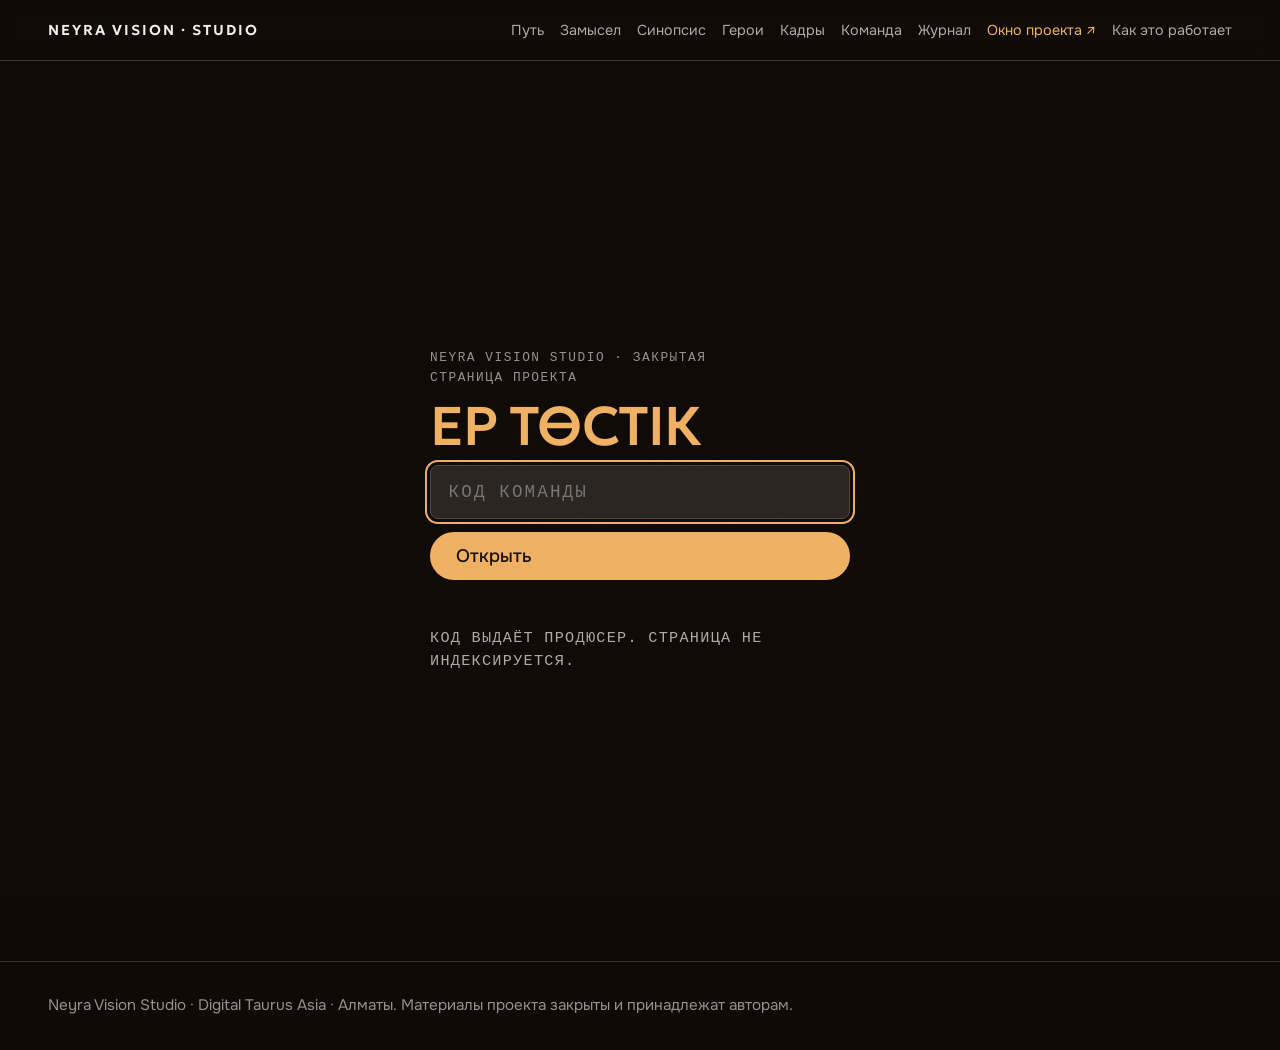
<file: p/er-tostik/index.html>
<!DOCTYPE html>
<html lang="ru">
<head>
<meta charset="utf-8">
<meta name="viewport" content="width=device-width, initial-scale=1">
<title>Ер Төстік · Neyra Vision Studio</title>
<meta name="robots" content="noindex, nofollow">
<meta name="description" content="Девочка, которой не положено быть всадницей, и мальчик, которому положено быть героем, сбегают из аула в одну ночь на одном говорящем коне и встречают колдунью,">
<meta name="theme-color" content="#121110">
<meta property="og:title" content="Ер Төстік · Neyra Vision Studio">
<meta property="og:description" content="Закрытая страница проекта · Neyra Vision Studio">
<meta property="og:image" content="img/og.jpg">
<link rel="icon" href="../../assets/favicon-64.png" sizes="64x64">
<link rel="preconnect" href="https://fonts.googleapis.com"><link rel="preconnect" href="https://fonts.gstatic.com" crossorigin>
<link href="https://fonts.googleapis.com/css2?family=Geologica:wght@300;500;600&family=Onest:wght@400;500;600&family=PT+Mono&display=swap" rel="stylesheet">
<style>
:root{--bg:oklch(0.15 0.014 60);--accent:oklch(0.80 0.12 70);--bg-2:color-mix(in oklch,var(--bg) 92%,white);--surface:color-mix(in oklch,var(--bg) 86%,white);--line:color-mix(in oklch,var(--bg) 70%,white);--line-soft:color-mix(in oklch,var(--bg) 80%,white);--text:oklch(0.95 0.008 85);--muted:oklch(0.74 0.012 85);--dim:oklch(0.66 0.012 85);--accent-ink:oklch(0.18 0.03 80);--ok:oklch(0.78 0.14 150);--warn:var(--accent);--bad:oklch(0.76 0.16 25);--disp:"Geologica","Onest",system-ui,sans-serif;--body:"Onest",system-ui,sans-serif;--mono:"PT Mono",ui-monospace,Menlo,monospace;--step-0:clamp(1rem,0.96rem + 0.22vw,1.15rem);--step-1:clamp(1.2rem,1.08rem + 0.6vw,1.6rem);--step-2:clamp(1.5rem,1.25rem + 1.3vw,2.3rem);--step-3:clamp(2rem,1.45rem + 2.8vw,3.4rem);--gutter:clamp(1rem,4vw,3rem);--section:clamp(4rem,9vw,8rem);--ease-out:cubic-bezier(0.16,1,0.3,1);color-scheme:dark}
*{box-sizing:border-box}html{scroll-behavior:smooth}
body{margin:0;background:var(--bg);color:var(--text);font:400 var(--step-0)/1.55 var(--body);-webkit-font-smoothing:antialiased;overflow-x:hidden}
::selection{background:var(--accent);color:var(--accent-ink)}:focus-visible{outline:2px solid var(--accent);outline-offset:3px}
img{display:block;max-width:100%}a{color:inherit}
h1,h2,h3,h4{font-family:var(--disp);font-weight:500;line-height:1.05;letter-spacing:-.02em;margin:0;text-wrap:balance}
h1{font-size:clamp(2.6rem,1.4rem + 7vw,7rem);line-height:.95;font-weight:600}h2{font-size:var(--step-3);margin:.6rem 0 1.4rem}h3{font-size:var(--step-1);margin:1.6rem 0 .5rem}h4{font-size:var(--step-0);margin:1.2rem 0 .4rem;color:var(--muted)}
p{margin:0;text-wrap:pretty}.wrap{width:min(100% - 2*var(--gutter),1200px);margin-inline:auto}section{padding-block:var(--section)}
.caps{font-family:var(--mono);font-size:.8rem;letter-spacing:.12em;text-transform:uppercase;color:var(--dim)}.muted{color:var(--muted)}
.btn{display:inline-flex;align-items:center;gap:.5em;min-height:48px;padding:.75em 1.4em;border-radius:999px;border:1px solid transparent;font:500 var(--step-0)/1 var(--body);text-decoration:none;cursor:pointer;background:transparent;color:var(--text);transition:transform .2s var(--ease-out),background-color .2s}
.btn--main{background:var(--accent);color:var(--accent-ink)}.btn--ghost{border-color:var(--line)}.btn:active{transform:scale(.97)}
/* шапка */
.top{position:sticky;top:0;z-index:20;backdrop-filter:blur(10px);background:color-mix(in oklch,var(--bg) 80%,transparent);border-bottom:1px solid var(--line-soft)}
.top .wrap{display:flex;align-items:center;justify-content:space-between;gap:1rem;min-height:60px}
.top a.brand{font:600 .9rem/1 var(--disp);letter-spacing:.14em;text-transform:uppercase;text-decoration:none}.top nav{display:flex;gap:1rem;flex-wrap:wrap}
.top nav a{font-size:.9rem;color:var(--muted);text-decoration:none;white-space:nowrap}.top nav a:hover{color:var(--text)}
@media (max-width:760px){.top nav{display:none}}
/* замок */
.gate-screen{min-height:100svh;display:grid;place-items:center;padding:var(--gutter)}
.gate{display:grid;gap:.8rem;width:min(100%,420px)}.gate input{font:500 1.1rem var(--mono);letter-spacing:.12em;text-transform:uppercase;padding:.9em 1em;border-radius:8px;border:1px solid var(--line);background:var(--surface);color:var(--text);min-height:48px}
.gate .err{color:var(--bad);font-size:.95rem;min-height:1.4em}.gate--inline{grid-template-columns:1fr auto;align-items:center}
.gate-screen h1{font-size:var(--step-3);font-weight:500}
/* первый экран тайтла */
.title-hero{position:relative;min-height:92svh;display:grid;align-content:end;overflow:hidden}
.title-hero__art{position:absolute;inset:0}.title-hero__art img{width:100%;height:100%;object-fit:cover}
.title-hero__art::after{content:"";position:absolute;inset:0;background:linear-gradient(to top,var(--bg) 0%,color-mix(in oklch,var(--bg) 85%,transparent) 32%,color-mix(in oklch,var(--bg) 35%,transparent) 62%,transparent 100%),linear-gradient(to right,color-mix(in oklch,var(--bg) 70%,transparent),transparent 70%)}
.title-hero__body{text-shadow:0 1px 2px rgb(0 0 0/.5),0 2px 24px rgb(0 0 0/.45)}.title-hero__body .caps{color:var(--text);opacity:.85}
.title-hero__body{position:relative;padding-block:0 clamp(2rem,6vh,5rem);display:grid;gap:1rem;max-width:64ch}
.meta{display:flex;flex-wrap:wrap;list-style:none;margin:0;padding:0;color:var(--muted);font-variant-numeric:tabular-nums}.meta li+li::before{content:"·";margin-inline:.6em;color:var(--line)}
.logline{font-size:var(--step-1);line-height:1.35;max-width:52ch}.actions{display:flex;flex-wrap:wrap;gap:.6rem}.credits-line{color:var(--muted)}.credits-line b{color:var(--text);font-weight:500}
@media (prefers-reduced-motion:no-preference){.title-hero__art img{animation:breathe 9s var(--ease-out) both}@keyframes breathe{from{transform:scale(1.06)}to{transform:scale(1)}}}
/* путь */
.put{list-style:none;margin:0;padding:0;display:grid;gap:0;border-top:1px solid var(--line)}
.put li{display:grid;grid-template-columns:3rem 1fr auto;gap:1rem;align-items:center;padding:1rem 0;border-bottom:1px solid var(--line-soft);color:var(--dim)}
.put li .n{font-family:var(--mono)}.put li .t b{display:block;color:var(--muted);font-weight:500}.put li .t small{color:var(--dim)}
.put li.done{color:var(--ok)}.put li.done .t b{color:var(--text)}.put li.now .t b{color:var(--text)}.put li.now .n{color:var(--accent)}.put li.now{background:color-mix(in oklch,var(--accent) 6%,transparent);margin-inline:-1rem;padding-inline:1rem}
.gate{font-family:var(--mono);font-size:.8rem;letter-spacing:.1em;text-transform:uppercase;color:var(--accent)}.put .gate{font-family:var(--mono)}
/* карта производства */
.karta{overflow-x:auto;margin-top:1.5rem;border:1px solid var(--line);border-radius:8px}.karta table{border-collapse:collapse;min-width:900px;width:100%;font-size:.92rem}
.karta th{font-family:var(--mono);font-weight:400;font-size:.78rem;letter-spacing:.08em;text-transform:uppercase;color:var(--dim);padding:.7rem .6rem;border-bottom:1px solid var(--line);text-align:left;background:var(--bg-2)}
.karta th[scope=row]{font-family:var(--body);font-size:.95rem;letter-spacing:0;text-transform:none;color:var(--text);background:transparent;white-space:nowrap}
.karta td{padding:.6rem .6rem;border-bottom:1px solid var(--line-soft);border-left:1px solid var(--line-soft);vertical-align:top;color:var(--muted);min-width:7.5rem}
.karta tr:last-child td{border-bottom:0}.karta .k__sym{display:inline-block;width:1.3em;font-family:var(--mono)}.karta .k__txt{font-size:.88rem}
.karta td.e{color:var(--dim)}.karta td.w{color:var(--text);background:color-mix(in oklch,var(--accent) 7%,transparent)}.karta td.w .k__sym{color:var(--accent)}.karta td.d{color:var(--text)}.karta td.d .k__sym,.karta td.a .k__sym{color:var(--ok)}.karta td.a{color:var(--text);background:color-mix(in oklch,var(--ok) 6%,transparent)}.karta td.r{color:var(--text);background:color-mix(in oklch,var(--bad) 10%,transparent)}.karta td.r .k__sym{color:var(--bad)}
/* документы */
.grid2{display:grid;gap:3rem;grid-template-columns:1fr}@media (min-width:900px){.grid2{grid-template-columns:7fr 5fr}}
.doc{max-width:72ch}.doc p{margin:0 0 1em;color:var(--muted)}.doc b{color:var(--text);font-weight:500}.doc ul,.doc ol{margin:0 0 1em;padding-left:1.2em;color:var(--muted)}.doc li{margin:.25em 0}
.doc.big p{font-family:var(--disp);font-size:var(--step-2);line-height:1.15;color:var(--text);font-weight:300}.doc.cols{max-width:none;columns:2;column-gap:3rem}@media (max-width:860px){.doc.cols{columns:1}}
.doc .red{color:var(--accent)}.doc .lena{color:var(--ok)}.doc code{font-family:var(--mono);font-size:.9em;color:var(--dim)}
.podzag{color:var(--dim);font-style:italic;margin-top:1rem}
.tbl{overflow-x:auto;margin:0 0 1.5em;max-width:none}.tbl table{border-collapse:collapse;width:100%;font-size:.95rem;min-width:640px}.tbl th{text-align:left;font-family:var(--mono);font-weight:400;font-size:.78rem;letter-spacing:.08em;text-transform:uppercase;color:var(--dim);padding:.6rem .6rem;border-bottom:1px solid var(--line)}.tbl td{padding:.7rem .6rem;border-bottom:1px solid var(--line-soft);vertical-align:top;color:var(--muted)}.tbl td b{color:var(--text)}
#geroi .doc,#poepizodnik .doc{max-width:none}
/* лента референсов */
.lenta{display:grid;grid-auto-flow:column;grid-auto-columns:min(80vw,520px);gap:1rem;overflow-x:auto;scroll-snap-type:x mandatory;padding:0 max(var(--gutter),calc(50vw - 600px)) 1rem;scrollbar-width:thin;scrollbar-color:var(--line) transparent}
.clip{scroll-snap-align:start;margin:0;display:grid;gap:.5rem}.clip__frame{display:block;aspect-ratio:16/9;overflow:hidden;border-radius:6px;background:var(--surface);border:1px solid var(--line-soft)}.clip__frame img{width:100%;height:100%;object-fit:cover}.clip figcaption{font-size:.95rem;color:var(--muted)}
/* карточки кадров */
.boards{display:grid;grid-template-columns:repeat(auto-fill,minmax(280px,1fr));gap:1.5rem 1.25rem;list-style:none;margin:0;padding:0}
.board{display:grid;gap:.6rem}.board__frame{position:relative;aspect-ratio:16/9;background:var(--surface);border:1px solid var(--line);border-radius:4px;overflow:hidden}.board__frame img{width:100%;height:100%;object-fit:cover}
.board__id{position:absolute;left:.5rem;top:.5rem;padding:.3em .55em;background:rgb(0 0 0/.7);font:500 .8rem/1 var(--mono);border-radius:3px}
.board__st{position:absolute;right:.5rem;top:.5rem;padding:.35em .6em;background:rgb(0 0 0/.7);font:500 .8rem/1 var(--mono);letter-spacing:.1em;text-transform:uppercase;border-radius:3px;border:1px solid transparent}
.board__st.g{color:var(--ok);border-color:color-mix(in oklch,var(--ok) 50%,transparent)}.board__st.y{color:var(--accent);border-color:color-mix(in oklch,var(--accent) 50%,transparent)}.board__st.r{color:var(--bad);border-color:color-mix(in oklch,var(--bad) 60%,transparent)}.board__st.d{color:var(--dim);border-color:var(--line)}
.board__specs{display:flex;flex-wrap:wrap;gap:.3rem .9rem;font:.8rem var(--mono);color:var(--muted);text-transform:uppercase;letter-spacing:.06em}.board__action{color:var(--muted)}.board__note{color:var(--accent)}.board__who{color:var(--dim);font-size:.95rem}
/* паспорта героев и локаций */
.passes{display:grid;grid-template-columns:repeat(auto-fill,minmax(300px,1fr));gap:1.5rem 1.25rem;margin-top:.8rem}
.pass{display:grid;gap:.5rem;border:1px solid var(--line-soft);border-radius:10px;padding:1rem;background:var(--bg-2)}
.pass__frame{position:relative;aspect-ratio:16/9;background:var(--surface);border:1px solid var(--line);border-radius:4px;overflow:hidden;display:grid;place-items:center}
.pass__frame img{width:100%;height:100%;object-fit:cover}.pass__empty{color:var(--dim);font-size:.9rem;padding:1rem;text-align:center}
.pass h3{margin:.4rem 0 0;font-size:var(--step-1)}.pass .caps{font-size:.74rem}
.pass__doc{max-width:none;font-size:.95rem}.pass__doc p{margin:0 0 .6em}.pass__doc .red{color:var(--accent)}
.pass details{margin:.4rem 0 .8rem}.pass summary{cursor:pointer;color:var(--dim);font-size:1rem;min-height:44px;display:flex;align-items:center}.pass .promt{display:block;margin-top:.5rem;font:.85rem/1.5 var(--mono);color:var(--muted);white-space:pre-wrap}
/* команда */
.creds{display:grid;gap:.4rem;max-width:60ch}.cred{display:grid;grid-template-columns:1fr 1fr;gap:1rem;padding:.6rem 0;border-bottom:1px solid var(--line-soft)}.cred__rol{color:var(--dim)}.cred__imya{color:var(--text)}.kontakt{margin-top:2rem;color:var(--muted)}
@media (max-width:600px){.cred{grid-template-columns:1fr;gap:.1rem}}
.doc--zh h3{font-size:var(--step-0);color:var(--dim);font-family:var(--mono);font-weight:400;letter-spacing:.06em}
footer{border-top:1px solid var(--line-soft);padding:2rem 0 calc(2rem + env(safe-area-inset-bottom));color:var(--dim);font-size:.95rem}
.grain::after{content:"";position:fixed;inset:0;pointer-events:none;z-index:99;opacity:.045;background-image:url("data:image/svg+xml;utf8,<svg xmlns='http://www.w3.org/2000/svg' width='200' height='200'><filter id='n'><feTurbulence type='fractalNoise' baseFrequency='.9' numOctaves='2' stitchTiles='stitch'/></filter><rect width='100%' height='100%' filter='url(%23n)'/></svg>");mix-blend-mode:overlay}
@media (prefers-reduced-motion:reduce){*,*::before,*::after{transition:none!important;animation:none!important}html{scroll-behavior:auto}}
@media print{.top,.title-hero__art,.lenta,.grain::after,#smeta,footer{display:none!important}body{background:#fff;color:#111}.title-hero{min-height:auto}.boards{grid-template-columns:repeat(2,1fr)}.doc p,.tbl td{color:#222}}
.kontakt a{display:inline-flex;align-items:center;min-height:44px}.brand{min-height:44px;display:inline-flex;align-items:center}
.top nav a.nav-okno{color:var(--accent)}
.hod__grid{display:grid;gap:1.5rem;grid-template-columns:1fr;margin-top:1.2rem}@media(min-width:760px){.hod__grid{grid-template-columns:1fr 1fr 1fr}}.hod h3{margin:0 0 .5rem;font-size:var(--step-0)}.hod .list{list-style:none;margin:0;padding:0;display:grid;gap:.45rem}.hod .list li{padding:.5rem 0;border-bottom:1px solid var(--line-soft);color:var(--muted)}.hod .list li b{color:var(--text);font-weight:500}.hod .mono{font-family:var(--mono);font-size:.8rem;color:var(--dim);margin-right:.4em}.hod__ai{margin-top:1.6rem;padding:1rem 1.2rem;border:1px solid var(--line-soft);border-left:2px solid var(--accent);border-radius:10px}
</style>
</head>
<body class="grain">
<header class="top"><div class="wrap"><a class="brand" href="../../">Neyra Vision · Studio</a><nav id="nav" hidden><a href="#put">Путь</a><a href="#zamysel">Замысел</a><a href="#sinopsis">Синопсис</a><a href="#geroi">Герои</a><a href="#kadry">Кадры</a><a href="#komanda">Команда</a><a href="#zhurnal">Журнал</a><a href="../../studio/" class="nav-okno">Окно проекта ↗</a><a href="../../pomoshch/">Как это работает</a></nav></div></header>
<main id="app">
  <div class="gate-screen"><form class="gate" id="gateform">
    <p class="caps">Neyra Vision Studio · закрытая страница проекта</p>
    <h1>Ер Төстік</h1>
    <input name="code" placeholder="Код команды" autocomplete="off" autofocus>
    <button class="btn btn--main" type="submit">Открыть</button>
    <p class="err" id="gateerr"></p>
    <p class="muted" style="font-size:.95rem">Код выдаёт продюсер. Страница не индексируется.</p>
  </form></div>
</main>
<footer><div class="wrap">Neyra Vision Studio · Digital Taurus Asia · Алматы. Материалы проекта закрыты и принадлежат авторам.</div></footer>
<script id="payload" type="application/json">{"salt": "U1wJqTN2edi4mFRh5tbkxQ==", "iv": "5NJ9vA3Lcz0rbaXb", "ct": "LTa6zxLjml3Kzk4vGLXTNiiVQza7ec0evbJycD9XCSolBK5jnJwjqbBFfgkibNoBc+L/NUfdlfSWY/4pDqI+GwFjPuNyUy0UwrQNoNdiInePFKUSWshAugKVO85SJvgLuntKSrR/a9tPq/[base64]/eU5+hFwQ2c9nLcjxNdeSMQ3CuXHlydgCG+M/PkVFO2ymOTMPM8KvDTvgAzp+z1OEJc2VFaQCAbcPys7BE0qVsyAGvFzXi7SYOhvSfv6X8KcnShe1vaDBxSAwBHUP1HQRQQEhDMIsBW4mPH8uz/3zDeuWtNQr/pBZ/gsESxPkL9zfOHr9cxzohXRyiBhA9eKehdrNaJGzrlJSuPy+i3yQcmXWSjHf2MUTMRUob0CcJD621Z/r8u0H9NRrfXnlHmhHSmaUYw9WzOTQ3GkSIq3mPH6eGr4EzctxTv3kzJJ9f0umZQPKFfQ65m5rs6cRXPMtg8SQDJMzhEGxGNN4jOmZ+DjnsH2kMC6HkqEs2O+ZZmxkmKqWMVKIsWZvAzadolGy1CcDh4g2sZ/ti2vxnC/d2Zm2xUgoC+03flZI/LKMYBbQWYpOn32Ta68zWXjrYlt5/D9VXVVUJscqJW2cK3YPZxDiVz6fi8sTIWi3zom7ar1R9U0uAw8MolxiURR2cQUnQOG6Qvje+tBXVdImmgyQjQujWLfTqVdIY91QUkKecFOKLp2KJggfsfDpIooNiaGFG4FWWDu/o2bjOJT41n9jasufOcO90ROqpeF5OsylS7/[base64]/4/NgRFaQx+Vpm6Mwkot5kqGsdELlahq+kWnlkYRuaV20pmUZ7X0oU8bJjxutSNLkQXiArxTY6/kHDkJMq9vlI0aioI1f8fJFzo0P/66vwDgyynh1ee+OIXgs0MSZHA4GdBwk9n4E+lo0WHb0DIhoy+zr6yaHZs+xIyXPYcu+7TU/HsOzgdG+nhMx3Cm10kkg5TNZVTdybNLJmZ96V6lZt4HXQk910gfbnAPyAU/xZRnqABssxwbozFmy4JQj75c7EZOVHtZvtAu+beeA2gi7YulxTmAH8/8a+v5SZnWghYBf5nKN9AcTHYduqJotIpnFIqI1bDlY+qoDKf13z+2nnO93hO6XIq/XNyu9Ns0rWBUyzDoV3DCBi/VvJsKwUIlfe3zxz5FvJv3Rm0g6SN/kaHelEkd6QQ1e2WLrljI7sFTfiS8ljZj2UhIKQgmQMEPoOMQ9KIRCDWiRzdQnn6Rae7I1iDlgyIIMztuZZ8ptDcobNfRNB7Nx4a8cO/709ZGSD4R6GCPhg82Y5v9eWEnJ2nC3mumrRLmao4uH0HRQ4epVyjIuXuzAkFOVRXJLU0ta+p41bimQwdWsxacOGcrTlKG+4HowQjD1XuIomlwesYKvtdl7yk5ILNSTFWKzQA23Y4ONFovVd/crGN2qibojg7R1q8WOyZm2rbs6JzqYYj4cOFR3uZq20p1IPSQW0GNtzNZk9WDokWL9yh2JoIvUqRREvtRXTEib3Uk1r/2Cob128dL1PZqSUqSIAiniTnpMA/mX7fMygtrek3JNfdGi2YbE/psIQGV4BvsEqMXtUHjHwJ7/ijE3nY5staXuBrB236J3RA6cXkVHZJJzVCQx1Os8RnzdHVZcqAZ7S+9jF1CW1k9Fyuy8uKXFV+0GIa7/lA38fyM4nvaGlvhG6Zbt4g+ybbKGwR2aZZp2LD9nMgRkeQ7wqNZ+l91uG0jIs2CCLm1ftJG4b6Xt4yz0akBP/ZYzX0QwUnn1LtHBaMEiocvy+6+WpS6ckNW6Av468JHrm8V8ErLvwyjjv8Raj2lrMV5X8ln7qNh8Xmd+O4sq738iTnwFLXABUclgaPc/QOWL94zzEWtpRpw5cWSPli20MbMDrNfjsFkPe9R8rOokpMFSj0GS77mZ1OLJ17k5M5cYrSzZNPw/+lxO0dYv7mgfI8npPm+8d7iaz/cDukBmBUVlA8tj0PHcsTNa0Lkzb0Wiax+4X2tGL6VeXOBASeLAQuhbWaHahMZuYiEZdqwYyv1XIIXwZqnwJ7qFPbM4d4rtxaP9Y64fT7WxSneh5rE0/DRVEWkIPxcvJZ6XGGLIjQFsjoLPtd9FFfZUlMF5rsGgzIHqnUx8C3gpPPuRER9a5/q1yzBDyTdfdZHF9ZP8jO0rBnI3rwVoF0COX/Z7NgJBEcjWYKmBPfpNoRabFAe2H3AWX+fWDmTma9yzjwx6P4IMtXI7e6wos6tvDi66pu3SBLR9vE4ZPrhPe4pALwSuSR073+fZoFXxtQbP+8IclAgY0aCd+wjxKPE+padzjSKJp0xC6H2CVgGpprfsANkq8iFlW/hxdFgDb9D0ZU0R96Egt/rP4vVs/cY6mXiO/ZCF7xuiig07AXTLI0qEfiU7iME3evFpMfMuaX9Zjj+7V56M2ypDBLW25c4BaxLXJvo3XqMhonZAjJOQprNNzkCPXXald3iUc9/AgibNhgBQT/9TSD+13v3J99cTK5LGZGhE/X3/xWoyWinc1PazmJ0zuNlUbux5CbPeJsxkJjqVAxZ1Gu4CfF1k8sCzgkJMENNvwbauRC9NZ9gxpAsJqmkihNgK3VM1EXoUhngkQNWY7ApwmfUIXzIwS4twWZrEyNrGo80RWZN+fDECuX2Vs/c5vC/vbdwT3oXKcpFunNx48Pd0x87Kgw/A5Zu+yG8wq8WIKInCsHNm8TIKhKaK1V0vC5QfaQiJerAQucKPp0a8vJuxrD3n8dDJ0AVfn4bTXcek0Jqej7S4di0mOyGmjDP2Nwl1v45GwMZOGlgINU3x6wDNCnhjGkOq23F1+ezjRAujNT1KIMkqHkF1ouBWE8Acyg3wFn5MFSvJWjkiPzjK8a8MKPnEv5zLTX/g6LhzzXPsvHJE8Sp69oj73+2gh1w2tv5boMhJMLdE2Mbyxsw1FRBjC/6iMS3AHjNn/rqP+fJeZOBwizF9LwBgNkdd1migA5DSCgwm3BK8p6JF2APXZMhWyCRrecOdK4BZ0SbB+f417BlViYWGs7ejNscjRfCWqpCXwobuKhHoYktjs1rXBDsuZjnoyml87fqdqXAfwmajPXJHgETKtYi+btTejfqzO2Be5DSVN4KihQU/fhqQ+DURg+m+qQImq2vYAJf0lbqeUQkyU4icIJ/GrD1JPujfc7WFO0ksDbYHRf21CGIK1S8CRRWB+bzCGwfb/Ls+Q4bPeFALWrGYX2abrBdbmBGCeW/OiTq1052BeADTfIAI+xcnAqT8Q3F6Z7BGaRyv+RpwPE26Qaf07Dk7eusHTY6dkjA8dt0REaAowjONqYnNzmUBV5jEAnSL9fX+jKTDGz8/6xsZZBtZ/cdlmix6K2otrZiOVlk7T3jn9uTCG8sv3IOm8GWjEBRIuWEqbAfAWVQJm1MK2ozCshDa7zcv8QTfSVfiBgtKjJYBcrO7VxEK6IyAbVXfqSy0+WNDAd81cei6nat6ASzXhD1tLRueGopFEscOhoDraMmkE6cOxOwSUA0WloWDBtxK5bQnf8sMiYrInn/[base64]/EH9LaF55UQkeNT4zZtJsLjjYYGP99CLjEKjJd7jY0x0O2WfCSznFJQH8LhL/E34jV//N5H1kiko2ZYwLtnJIK0Zf2BlCTgRZzOqkScP2UMbe5vKC2+egeFYNQN//u7xj94JGtjKOiGR6U25xm/sUhxGJ4opSBrG9qfEt7h3UZiNXEqTq3GafA8gR/NgKBa5Nfslu3/yqxwrdFIUQoOVko+3gHmyAUcDh9uRp0bcOG9qZuskFt6uhnJcQQTN0fJ8FOrQ75OsT8hSa3mGuSCyaQUuEE5lotzXvhMq0PpNW4Ecbojcdx4P/a85fFBzCXMvJsFXhmEcEcV0ocRmp0nrEiwG2/I2z15J2krSl1lxAMRZJ0oknm22IRYp/x49Zkifw3G/eJe4uOtlDxn0ynrfGnfMPEydZDicx6Xei3TrOU/o5zfIjyP7Jc7OGFtd8fi8iJtfGzFHNZX5muommWSRh2C+RoR/J11z/Oakgxzwy95rBordJ1SDz+3+jLti8qnSUSdBAr5PNWyVyO/tlfR9jjxH64xgmvNKiyywudUYtZxj7gIbxGrNif5YmOUTOcENaVEuDz/zAZvcLziNKZBPjIr1b8fof7fTkfjbPnfIgvBcZ/3RtIhwgKE43a7P2P6LKjlA+b7liZ9/8p6bS91eHQ3Xi1eGd57pSKdkDmUVBpMDl3IAGBE8rjsUaSWfFLMKagMgerBYNAZ7t9AjUtZJIhfihj86T4EM6jHEYrVL1a1NgvRqkqI3w4cRyOmWXx8k2LgxSz6NCdg9MvRf3VOSxCZdQ1Ss1BOycFFUPBm2VbWfkB/XC+qliTXcwWFxmlLrlvWdDrbnSUh5ANFoOvBNQMmzHA4sqsBZH1FMWsOOMc1qFb8vMcQ19o5gwxy16RwWr/B+WiEDtyp1Laq0BhX8Uzm0xonCRGN9pA+O6KFgILGpz8cbXMgg1eyP9rzfSv5cfhmhI3t+J7cRoiCED+iKLfmSB+c5qhr3e3ugjqJRF+Ulr9RdgwCjkqgbfS4nsKxsUjTWLetspAALLOPtJ+TOVkvH6gmkeTdSoFHGC/5AwsXKGxKrj73OiSbMcbx8PKsfEop2Wlhhh1V540E7EAq7gx6lmyA/lAZyLx2Z3+aXvCNQ2RsXjj3Si6vjmtVBhcnd9dvkqexnXtr40IrM7F1F12wvGDl3Q7WV8gXyVD+hkUdBnFseBWKpaLZXOnxJ+seN5pzLAThu2+rDyeRKO+wk2Xoii0puAEhaCWyhBJ9qSVrN/lqxqphC1WN3i5U5m69LteqRp9vHS70SpxczAcsL+W9KxPVrfDMKVtuPxHid8+ogn7xxJlBeu8umkGNKZXmvg/PNmwA1aTLy6n0GPfp8D6WcXOH5Ni7cnYT7syq5K9hD4DJhU4dfLnz2z9+B5Swq7AZgkBKkZvFfeeIgA4TsDLL9TwVQv8/H3cuXX+GW55hpLi7/NcqCuf5Xe+pAkwHj7dhml2X49fSu4qzMHFSAkjGdRRn77beTsU0c+2TPGerTKNywW1zdARPGw0O9JgGPw1FeeSRM4XS204fuwiMegZeoXVnthP8aZ7GuPtxn8ytY/Nc/mtRNC24EIYxAkoqgyobUDyPE3qCyHsnzmXRuXtWqIFa+5yQSjmmQOAOl2b7pCI3YjKmxLVeAdovavKEAFQgI/rvI79CVF5Lr3WedoLojp71brAS3rfpjTw1kwo5jywR8wJUTB7uqzJYAY50fWGOqo8Un6PGNCII/s5yXCfFma6yUXhMWW2xfAA0vrZ97OtqGoPG6dk03qIoioaESea0ou2L7mGdbfFIlJ9pmMDasFIxuLhmQnlBu+08BKN+DflRxR7RWdPW31Hg0Y7fTH4HRzqJTmZEaDpdvNCdlAgGoqifJO5ycwpTcyey2/RRdPQmeP5/X0zVArW6OwuOSGHIlMPPbD1FZyJqFe7Ngawai/RWlLlB+gv/mFlGz818kSgyG5z2Rwgw5ymW9GGwWj4laAGS34gBdQhMBvEXvwoO2MyaqsEYbArCcZ6lpkLoABi4oCQ4LvQBAKm0UxbUAFBCWmSxcI6xQrYZt3r/TBPXzPP4GgTLD/yb790RmX8kC3lVwR9Uh67HuYgvZCh5q7RtBqFQUyUtvi1eTVw8fZO0dJQ6rmJAEiFn2z2wn5gdzU/p0//tbJDPjFh2Dphzpaz6pzyV61i6oLaS6CjcJJHLq8msCQ2CKD9j5+NGmbNN2g2pMApcp1MyzEGc0CFBbnodjhnBPi2e/BlXrroA/8O+8VbQDn1tNoK4TQ9XbjU000YMnyns+PkYWzzTR2Sg+t4bIDc9g9S+GHScvZpjf5p2nRtAu0uAArbGdzlcjzqhmKBmCgkO1lsQxEon+bzvTIwX2cJDyIEK1aod2xfW6/u85mZYF1eO18JDDnYn4ibRtzYAmoMmaKwP35l+rruR8iI/3RAIf1Kjd6C/QEoq+XBtniTSAE0Z0U3LBrxZsFeo/PtmBnG8EqEhCxP1vC87RgHCtGCrDkd/kwjPPM2XrJsfzDQ0eHQIDUlfh9ECFqjfCs8ys5lGx7UZCp1xUa4QzFv+Fo7gZKEZ4fXzhZeiRhDRxgApAIock3j0GH3BXnaZ0pKxVI0ChawCaKC/pVt9Bv1DwjDq0+xWzGg2Q6PS6uSaFl7dkschJ0BQuXa4TrEAkVkEpHwqV0XIOB/k5j/cNd/hPxq4nyXtI7MZmHHAdb4MXo9HfnopiCVY728+Y6sl32LGk/UaUJf8wRDvvppxoNxJhRLL+Ff5jOP0m+gTe6J3Z8zwX7MSx0G6ixuNBrqIkBREJHtsQdxy3EZTQNNPxNNFA6EHVYOa9s74JqwNeBNCkItkYF1NDa0YqzObyfoobrblPMe5DSw02DoeCLa3/e68wl8NJMzIKPCKxfopv6LwDiel1AfqTtQVmjuFn501Sw8fDfeOVaLOPSVs/VpZv6CFHZ3JiI7eDQ1eMtOJiJjw0U+uvpJv2kfEhW7/8iGa1mYqLFNeeN/A9yzZV2FaIk9yduhukqpXaWbXpTWbaoPz4Fy2Z24iillAqHzn/QLEAqEqjU96geyc5kS/mDT860VxDo02e3a4GqQUNuuFBnpZv9pQyPphsLx82LD79rlSKcP1JkodGdIqAMPnLdntaKa9rEwqDIIKa79W1w+tQ+TMW0iS9PjxZTGJEsbT0Zt+pVYh2y75WyyluUInAWXInYMJ5BkKrHKHouyql5zLvgxkGGi/anKDvpVL39iMYS12PczVhM3cHcyLnK5LJS0T7XuWAn/UE0hdhIVJR7cqkEe2PA/kyJZbXlgYQJG2eBBvxZcQx/OrpfhW+16sjnbgfC5LvlY/HRtKpo6PIygnPZ1hQhuINgnozl1fOFnyXIGPaylHzmKNoAZaij2KM0nCwVLatFoCtuaCe2J79gSUPg3+UbjsW+m9CvkHzm3wp6FUS4qf/iqdsWn83aYGUklBbOnQ+d8z8Qm+u3CdRTNvwueQY8ZPNVM/ehesNoyXVOvSyBtnSDRmQjIl+d2Vj3nVZcXCbgOHVJtU7Pj53ffRiToFE6cKJhJ4ytKcKAdz1qiwHH005X7RcX4QOMzARSClGR8KYWESJhL/Tpe2X7JnWv/Bxgalu0x5y5qdZsY4EhlFa/[base64]/TJ8KEcCmgZEb+ktlQEXymBp9wl6PDqrM6rbPWjTID8mgXeCy/HYeToliVGWiGxh/WbOXekaOcimpDj8gOGOGDwzFKNPHc8DuUlqa6h6YQVoJueCoHdw92UmOkVqVwOkIU4t0uHcTvEWUz33xMZiTuNMRbLe0uq6ffjpWxW/7g7d8DDCYgm6zPePFHaOG9Nc3WjxkfqPer2KcH7Frvx2zj5FQ4/0nydNOu3Zpk94dvWoGxcyGlexjWr6Wcz6/lKbg/yJG2EV0QJUcUQbu8jStqrFVPbCP8QqZ/hU0EbxFfvYpsHpOnZq+lPVeY/8c/qaeRiFc6qygsgOs4DOSA0Z6aFDsTbH6TNbGvVxYtLg+ZtZmwdxMLu8WGj0qMtMDPI19F/eqXMZdBddypBzfIANwscosmn2JDX/wlagJV7XPVwu1EdbRX879x1Xvj62aBgXe4UpI4kxmswzBSeDM9Cy1o1VY5BZoBWr2qxN7fUk913gp+97R3CZLbu1YkIpYfnHEWSQULCezXpqsYh6xsLGcHn1d0uwxKb/R+R+BmCIzs11JHrkgPT7VvRPJtn9S4/o48wCUFslEM1tGXYsbktZEEKzmra7cVs6SdYFBt70GDAYiw5FYNIdPnBj+DIvLKJ5QLdHVp6mmcQibNuOrqa6PSYcRZMzv6fFwNJygoQUObXxObnQIkcidKRljVHABQ9Hbrz2W8Xgds122ff2VRXzIVA3o6yIFGfc4PuYijEir/n/h5IcHNx5M58cNIQiObY2PkVf1pb6YzOPS3mIRxTYlvZ+j8OJ3VvGkxfEOKQsKWMa+uVLNcnwranxNXX4GBRSw0Eod52doGizLLJgYSbYFV8CKhSrSiCABGHiFK8o/md6MAaWFXW9PpuQcnmWy5W0nsHASMvlFS7J8AmPN6Jw+g5Kiw1LYl54BrtMNj0xOoHKnzV90HgqPMn5ti1GFHKs0JB2LFlvyfBU/MW2mJvoXX32/NmWR03PGZ2zc7TVeiwnJcsUcTN5Or5nTWLhRG/[base64]/NYyz2bhkEkIcj0iWrqbXZDFNIdkxlfWhY8ZsY9q7e56eDpj/ssdoDPdDivgou0+tR0NhFqw3POVS08CDhmauiHtxdIi8hgonCbin686knIyZulJ2gTv/bWLxDafiE0irNKWD66ARv+XvwbkWN8dkPP0AAE6JSHuI5oJ6d1hLborkC+Oi0+QQCyPUtRlJfEJwIFT9DIOgGW0FC+ec+Uu8N1+bpgWzWGBpaISGDQYlJi/z7WFxSUg35wuE75aeooQtfoxo+k+IPJWqBd+DUXny6BEIIQyqbFU6L6XsFfzQsL86li8INNV5l/yEJMwIPFndpRLSFquSEDT6pWJ0jXmhouGvTQ9pBNeStUUDj+ET9z7V9bY1sr60L/5wR8eHEQKpGftqs4lhHDNqgODcQBE7zjmUuDSglJb2tfudwzpYELjt1SJzxNXBVCuoTfCkuXAM5bWZlTtOT+plTgVUmmk0x+7waver9/[base64]/O4r654ayWjfQCTTGc2uNgvMG2DvAv9G9LfozZEHgKYQTa0U+XlTMo2W1gU4p86L1s/mg2kDRGiKCWM4Z9uOg+amQKSktQN2Li3kVr/KSud9k94c8In7wXplhuljSnqNvwGnKLicwNII2zNBZMKSTIe7+60KdwYhjB1dBs6vEaogxCIViXbJJHAQPxurW7v4qGrQe+sTvgudnlRgJAkiOq6HYk/bqlo9Cl3Y6qtI964wKrb/d3Cy3vQ4heETOfidmHABIOoJhc7cmZnR0Wzp/i+94e2zoxBvvX5E9Ov3xNd4/jF9CqP4vtA10BIEVNGcd2jRAIal+Y9UVLweRHAmU366DhlnO3zULdqaT+/ALw8NKo2siaMZ7kdIM9z6nqH0Koe5Y6qvrYWCDMUuSSTwA7nSOeeyMiuheOmxnP7T1NXMbbSAuEXNtlBtlpKFLZivQGeHM1WPUvi9S3FtBFnkYnEmxaS4h91jofAdSIQgCGUixNYECdGfbAtov3/Tw5E+raetHPOS/zFBLI2U6KTek7vu6x/wSiPHtZyvkggtYGYjoxtcdMN55Q0U2uxbX484Llw9E9VuZ62X1Y5zUzaV3+Nbbzy6dbVQMmCqifs6fU7yVZmvTsxMEld3ZySgByN525fUpaJ4LqU+1OHe72YNuDgzZ5YbC/1VXxFnjuq1vit9kg/4gwCfbqTNevC/Qyp1GoghmAnvA5Ci03W0a9cHte4LU29boNajrxDvMZC56Uy8l7BPakG58lebwIMbYj//RfAcJeb897Qk47Vqqb7VrSdzNKyH0dhlDtu8d+QmAsmLF1Axr5e3RfOnRN+hwRNY9QM6WOrzYXS+XjBL6GWduapiBz/wQKLgZGTtFlUWUme2WrQG+DdppBOr4kqNNRwXU3Abt7wKbHL7DSZEeVUdXqZ2t17ipkNCp4mm2BzIFlN9YPTqE4YPKi2JCHyE6ejuPHnNHhJy+4Dp53ukfbkAM2iKNY3d/h8fGWaXsOzgiXOGNxPlV7g+UgLq9SKa2f4KW3/Np7ZYNei2+QNoyeEG+Z3uWbdNUrk2J04dAoPETDf+AdOUecvaVJ2CGfGBc2Ofv/FTE1Huai1PtjDppKYlv6WZnbW8sE1k0GwB+GTo6EF8iJlIln8aA49UcFWWbDIxLvn5meBPieeFK+UzWYW6734pzvgnWDieQL0qT++aCOqvPnS10p6Op6TltKqoWRX0VRz3yHhxwU6+f0967xL2HQwrxKVwI92AZ0jm/6GloT1wuU1htdhZY1wYo7dbS9yvfQtGsc09D3sMKGZAulDYFeuSJFIT4JrIiAyR7fmmnoDCG24IPPqO0kqgA/4I276JpYhmmdsoFYhm8YJmnqJpH/[base64]/ByFx2toLFeqUvcjU5w1i/U1O1Z53yv/RwgcLrdahEV2yYbezjj4o2mmaTpIdm6qNxhpLrCb3a8+2auso0FvnWYp7lq0ssriFjSp9KKzRvYDk9Y2RMISKyZayhktnM/JFBkGfvGlOS6VDUJwzWW1LvYgK/AS4uKPB3SZ7RLqz2W95l45SbnLdOeVRz4h7xmv7mdP9FDfB9fXO6plr2k2tYZUrUdF/6rYLJe3GxEAage0yVkLjhr25CJIyNWfq6r11+6XVYaCuwY/Knl2roKVtD6Y75NFnyxqXOyCQrz2UzSgidwsho6NmdYkjgJCoAtoGxmsj3rTV6u6lSkUl0CBb6jnuWxhxEoeFBs1Q5RhCD6vQUqJBo5Lpyx6L5FSzS5pc7rOKWi2TzPz8PB2xaf4SIjb/[base64]/mJDf/xKr3755d08yPP1LmnxPpJUlLG1h+I21kJILIJ+yYLLsX2G3wyARgJW34RtVb/BPv1affGIUL7Fow2rtRMQxlVOYUUxyZKsWM31K4vHih6Zch4kMakZLveH4TJVIwxscdlAXkMPfX8bejuzkGzhz6LvLNfw3X3EzwRnXmkcvv+FINdmrnKHhHyBX5uTj7cplPsGiLrRllkD9Fv7KfuOzJ8xtEUxAYxbCjKgLNXsuCjBPtDcxh+/q6e27m5dUHngvllvGjA4+tVDULKcZsKWMRN9uDzRT+kBKJ2kKP8OX7uyr9zwTDgfZ8C3P8uYLZqHjBVxAy9WTCCTLwyfjKuTUdaskjrLogAqwzE60Aqk3xnbS1/IZF0PhaR3z4+I1//KH6bW6dI2I1EKE6SnQP5GXj91JH7VbsC0G8fbPs46319Vj3ZpP9JxJ/FSShTxr5rxgAjMBnIinJTEJJC5CtbNW6f266eYMM7DBKUMnhEoSFUDE6oT4YndoVEVlrQSTiYaVCVMMVMUSOY+VkZYyBn2tga4ij28zIsHadqw3BnjA4S2IpqH1PTDB3rYgaoYSH+g/LkT6VTFqDvmaZoVOAtibFs3TE2vHFrDJxuMsFJTsIJhbEizR2l9TxpARmb9HWKwHTKHMHOr+U+D5aG8HycP1/U4uBIvgte8aAKdmLjt0iixr5KbLyL5jbJQxmGUNjQIFMdawPuxmfs5xAXN3I9dC+MJEyyMUSVrcjzOka5m2PobzJm0cfCvNy6euiVaeABVsf9CydSlDASblrLrQdygX8LdVKZ/37eo1zEQ4j8rfS6/2exX9noPybkyGPDArsFLVmkI3grsD0hon4aLArXXS4nW4/ldyqBRgwEk1pHJ9DrliDKhyE4A4/s1l6dZpGwMwPvEeIa5Jljk6BExx+WIZ1yfUd1KG/8KhX+3U8JUepIhVe8ZDF+8fHlhKkQ5RHiA/HF+Qjn9csTYhvAgNN8Nf/oV3KeEvbX60mj+N603Xx1HaneHRBhFvj+GgROlNMvjCYK9+xeRPhQvEXj4XSInBZWeVq3ywawLHWU6fuHMYlYwoCeatHu+edZC0Ga5QupCOUj6SYd0LvZTWBxhsNuRoDGdH1c580HEoPxnlVscPAD02kBPMTFUF5iKQk6l6tzGP/irC1rSGjayQ3G+Yt3mp2jT2mlBhgEOpHwxIhvIdtzman6rOyfVBVsOp4bmrDC2T24IbZGoYYF8ux/jhahxOG1qleZIDKyZaVv+XY+n4WaqXYQn/pipEtEzltUw6oVSR74gURn4hs8mw3+4LfgMuJtbsHG0L1+CDE9nhmLdMK8Ej3iKYe5uhB3GlJr9OLpv9UTjYMo/jqyXF8sLBQhTMm2qbPlhYih/DMRXOyT3C737i6r3DspyRN6OeqRmly/9mUEIyM6+aTWI61ac9UUJD9bIhzflVZGabEM7X8FhjIc7kxdU0MJkYPmeg4snK4LG95jh+ipUO2Bvd/30pMqUIN4K9hypvcx/7hqDf80ZSV898HSVjTw/K3+uH1tHRxp80j+Wl/AmLcP+J+QSV5vVUHE9MWVCxyGTkSwBIKbBc+Sv/dIqXLimSrdeN2p7l6V07nd+P/M95/GUQnN0Gj3uiJ5YG6D5kb6jgn8XMQdvGVsV7fTGM2ewMlSCP9Hfl/tP/lnaFJOFZQk9jlQhU62jFjHS8agqk1l28PH50TJ3OFeG7NlgsygXX+21g3lnUlIY85nMgOZqv0o0UAEl/Mu073EYTVZZIzYmLFnYrR0z3iGgv3+A1kXzBAh/Hm7gzHM3+8N2xRTZqY7PuSwGuQZM/xY77Nkl09mnf/Wr/6eqZA1QbCTQSFQ1P2RbwxSRyTyYnoBTA/mjLVwjMVnY71bbXu+Eoo5tcER90+50Meh0O8MK4n4LfT4leKi76YW7M772pZMnloh95mi4F40hkqEG39iWQ/gJ6j2JHnbsi9fzpd/wyz9JC58eloqHXLer1sGV73Lus64pYtCnhgplaVG9ST+EGSrmdntgKb5ZJaDLrUSCRklGHuPCEUScfaSZ5AMcgG+5PiV4LrZuaKJ87WPmsxqPQLvRpSX772BosSf35ROROT9ZVbUZ4pST0YF4/6RIx7OxL46JG7HshKiZ5qhOK3B54zb0d5wUZoWSSKDeT6LO/av0opHacOApKQVBF9jQCaMfsvlccpO37qp+9iURNTYGV/Sb8EaeZtnFC2jnWZ8GsLYSTeT2als23WS+UIPoadf5dTygMdx5OSGpU8fQQb7gAQVS8F5KAb/g6LN2P/UmuCLSeRTjtrkvZplzUb89uEeHa9AcZJkdlvGheqxhw3UPdeu+UeWDTCV9lsvC5bOS9xISba8ZM3Jrrf39Y/e0DdjzzdbaN4XnrlRkQCxsXpwl6QRLtMMtlNAQWGSrdPPsXCY46JOMB5556q5BVLd098+FXt4FfQy+zs4R72cXL25wVuuPBWMmJ8y2GSnOoymUVlegFc7UqQ158KZ9q2Sb7RjtsAF2Loup5Vfri/3avYqQkR9DNkQbtWvz7sT1reBYgzx+KvATnIzF917vn0HSAzcU7qPyAyKC0Bs0Zi/MmhdDg1gm0QozvwEh20zA7rKXFalz5rx5yzLbYY+C5I3JDG7mfy9o9UcG0HiVxMJ8sy/gyYKiHDuer8FmqRYFEuLSS/i7GpwTksVvCMsB7u4Q1QIEqT+72Ruj+oo9uCS9UlwbYnZrbF8mnDdq378gnSESDkjM/2z3qQeTXax3q34bcHUk6epgzEbd+eREXXWA/[base64]/lfXxrsrLY9IgBdgqi+W+MxE4zuxenWaDS7G4V4PYtIVXJMu7vIWiwEn8/C5v5ts7UYl6iQoFe1RA9fPylv4QLFT+M4wxDAmpSuW1V7ifuytbUbXI3cnVeZHUJYY+KZXCqQ2yO1hn6a6CtsSWcCq9ssukPvn+VUB6ahrI1hsiXXEpS3d0lKlugCMZPl32qxymHQ/TocSLfSKLgYcYweoVEq7Enl5vrnjvWCan2La2Tbc3m5vQtSLLu3zTBsPVQKHyDOM3CIrnEiwpAaVT5xdtfd7fKke6j90FUSN75YvxWFz4uUAHX+8G/hsjwim3Ba7w13UcWcE04O9416R/WfYWLKP3n8kWrhMx0ZGQrKCBOwZULrQBzsZdta9iosl26BPmg4FDY6axU56ZX1/WaBkmbvpqivZGR8g0JFwzZ3+sMW/c2aoutULqVLSMyopMTtMn+LBJtajyvoGfLZvi4hmSngXylv1c1GH34MnOylHGz8JV2skM+OmHFdOo/DoIE5z9QO7TKE9txVv53pAhaFNCpynKZp6/amKyAzMBNxCMArTLolofb3W8DbP55jsILYw2q2JXNuES8qVe1RgJHo8YLGrzxblyocxN+vL0kyYbUdNVvXHEFoWoiksf1YSlwpQ3A2RGxzxFY4OclDwT/IOTWQM5zr3nXbYcGZnyFtRVN5homFQvTqynZLX5XbLtDrPnl6UNQOl2JMEYPq2+xDuCLsO6Pb9JUnWTk5D8zgE0MF8t73noJjNDAvy0AuoUUw+3EVfrwsjzSaigtFrWCoz1uPOm4L9VnU/ZLfBVkRssQrQ+QZEAqNpDmJz76Xbs6lgIPt9Q1EEdxe4GaCGa+kkIR9GxD0FGcYHz/YVw75HjgC7t1cwv57mSqFgAKFpkc96oAflRM97XMN83aMhzbIeqjEC4X3jKZ87dbcn3PYDkNGFY0Ir/UegSRDINWMKVV4xIhFUekE0B4e0+13SWFwbsx7m2m0DrEhfvhstMJXxX7liEcw0Y4I8S7hpKU45dF7GUyn7Lpmm80lp5PqCyrx2SftQoVjijynnY64KvfaxFieonxjiXlZkYgf/[base64]/nrRu1NhfYKrQfocQZkfUNBRekHa2bQphdnMncCMJfu1l4pJiKH/2nQwi20wHt3NAiH9VLxgEw/5/gBRTH69tTo9NZdwbXemVrc03GxxshBhi62DSS+bn3gPvb4tlVJhottPhO+pBn1qMhWm+N+qjm1XRyDb/d0I5cQWcyuovYsBVfwEx1Pf3O6vgMJs3yu+6+OOJxk0U79cq0O0QsqhG7EwR+jTSA7oMzdxuUyAGSlhomHZGnU2J2xUVKFnzYw5f3ckyobYbEkN+VkSO6aBLmmtbJbPg3PwIL/EgQBRU8k3uVXSizc2xtUhB42lxHQsc2I1PMcNTblDaI/3Yaam3wRtaTw84kA6gSnSILWQFOApe9RxvdslVMtBQq3d0Ooo/2JK1oHXd+BZM+5714nhMsI9F1kRQdRloplx8THqmpMeIU48frHYhaMrp7cGxSQRWaHdY/dZt3gR53hOLh24aHPd+N4AEvcGeCHweh2Ia6EtyxlQqgb3/NqrNTZ3Xme+SkcC1kRZnE7h8pWmNUATbEfdrvp+dvXGK2bzw55FuDhnWFv95CAUfrGJDswHn4OtAs/KADQLp+P0DYXANEAB36IzimOJX/DhzVOD9AxG8LPovyLOcXsSB7IVSc7l2iRRSfjxrlylOOLLrXNDGKYSP1emzlLp7HfP5K9a4+bFuaq+n56kjYLGxQTAe8EP/6paUZ1tO5FlZXt9X6PIHrxOvTySv6A0pKc0PQTYXqwHECe8iDoTBeuXF3Kix1W6TyaL+H05KTpQwX4LDPf+D5OEjPZVsBNDQpvBPgDX+QX/pRRMLQlOlXvfsNSOUKLOvpn5eAcToPqOuqAL8vBiVNYJPFyyVOVom3hAp9E2hqejyUUruFBB6CeO9aMF20IYkwiay/3mS+tRyW/B4qpLB9PJncD6U4+n5w9IGpt4s6MY0+nUjK0hC0nM1Ac/[base64]/XgovCbbQG4C+A2S7IyRCf3LJgN983ptjv0aeO+1PDfNeS1g7cHJ52i/Q1owjzOO5Nqke4mrDQEe+R752412Wtl8JjgKMEnhzjgohice2PvG6wKiitfdAiIKwmkR6/rt3ElI+klqao4+8IAM7NId09FP7fRCuYopJGYilI3INKaw1Fnx8vTEB4G5xv69M6CwsygPJFQdr69yQJczGR5UVkeAoNGVfEQn+4m65hFNPGDC2jVnPBO1ien36A/FIRz74RxHVCKZKaEF71lYqICDeiAmvq0XMuM06eo4HyQ+2J+02M9rCXho0LkKGIpOdLu1byo+W5NPzaRowvFm3wHx9CB4SUlqbL9ahH8/I2hKRtl+Js5IDiJwrTY0UOgRngNXJ0CP1IZCo77mg/DCP/38yu8+gPBFsERZ9e+hB/LQ1PzvPFgeb0jrNPSzrCHGH/GMir3+wI2xAypqQhL9cHX2KwLXWK+UPcI7AmzKFxcbeAUgktTbkLDFRMhwlNMLqq1J6B/B+vjBn0Vj3PI8DyohnJrQQS6Zhkk+NufrrcJp2jWQ3l6dI5DzRmMnig1KvqeKga9NDREm/u9JtCbMy3v7glXrnqDbqRoN9hJuhwo9/eSyZNiwrncvIokjkIZKd+T9XskzDZjsJlGKYLvctrTtjMjPPn9FufafFqvbrsCYpMmG8kiSAEEd2ip/F8d/0HSKHlDTjtJw00Q7LXN18mdtN+hN1o7vNxVR6ZGll/PD0kau1dt9W7c/nKaChQMLnU9SKkhfR7Pw0RjB8jtSOJJrtr6Ihu6/X7M7R/XDGUBt96+236RAcK+H8lVuVQGB74tFTa2+XuIRZUV40+Lx+ZKb8ceChLL3I+bi1tWlvSecBh2im1Uc3FQ6i+LwkUny54Vk3rDZj+f1HT/q25/XezrLYH9z2yHFPxp+HsRrWcMADLmpmZjR4e2HEkBfzTs4MBv2TbVr1nT0/a/jQ1B4iSn1+zqlvHEYdv0iobBmCMka8SA2cdEbiq28aa3miiu2AFNENxK900zWt3KGeW/SRYtfzzLfjZvvzc7SJZLXh9WGHmwYfLAa9vJzBTZQhDKlz548IACrEEmK3StXwPqjX8Z2gBDw6MLcK+3cOEcVawZCAAJH/b+13SiZM4/uJWeuhxnpjCm/+ui+2XlcuRiEnnFtEIkJOjiGiJ7JDiIeFec2ryt4NDCK4jZQiJnOrpHmDcPlFktanKYJCCqIGKlgW4+m+qLmpJtEGCkFs86/rt0etCp2jzhfCa43h1J1fngVjlvv4qdHzl3r6igSCXLgz/oWSJzKUL2uDAzbJHQ0VpMek0SMwOj24c4rszWCh3lfCwUlbzLX9EZyFicdioPB1RVlvpTmnaKRphwHMftdDM9bphVamOQm7squriE4q5o1+GimqeBmhJ7+JEqdHyVKBvsDer/mC1oHBu6OEkCoS1xw2KjzQ4ui8mzB5eyvAtplDbWFNfML3LX8vXX1wag169eX5zuwTtD/NGxl/nGeBSlFH3qtVNzrEYvZW81j06Gnf9D75qLHwV9e4vEAqoM95xka1qI1pJWhyNqnyhuiQtr47VbFCCXJpJzlJiwjT3KkUMbOnlTCg/8mMNraSgvA8lKgbQRGk3JNThip6pNx5vrHaa9H8zBs4Xf7WxtCiOaV8WftXyFbiBbrBOVCEUSd6c7+Fq5ycJD61FIQPw9l5RHQgE6ZbfYEKlDoWoTArZQikjC16IAWWA8FaMwRpRUmPa+ktoJS6vk+6obtyy9vJA/ieX9O8d7vwh2dZp6vLRHPWr/q7XSN/rcLkMJgb7dPdl+tjEZsXt9yx80App3AgGFRi3V7RsK91RtueZ1rvg4PIW7axZHIE9jGcrFQ+FUu8ntKg3sn676dOjXpGBykunqSsNilzA5+BvguG0cUcc2prTwqTAM7zFNcpOvAg/1znSyONGdgV9gTWP3BgKGyP7Y2th6aKQUWFThu3pzVkhlDJwAccbGQJICRzjprp1LUKhI/RCUeH74GCb1zOhxs6nQl1+l9OsGlBhOJPVJqfkpt81ISlFK1VIiIHy80vfYHobHOMZkDrQmbc/s1FyerwgGeJoaoBZtf+0T2U77MR0lczRY//EsV+9ykOFdGXA3pwCzMjfzB3TLLGXc5/[base64]/[base64]/Ll/iLHh6G0FUSucwOxJcWFS28HdZakQa+ijHPXV2sMvICdi9FyUn8EbyonajlS169+vEKHOUHrAepAk5sGSHyBw5Q33Nu4eP3C+pTOy0ijE1xxPWLez1w67fCSmARyK1tSGb/EyRwrCsUd3JAwRAL/4zfp0ly/4E0qxqvYs4eDVAoHVDtT8HSaWMzdbdHqUGSGG6wVF1jPo+z5k3gZk96NgpqNdJsOyCBWKzgeNoJjQbl2PHOOmx6o2KsI/HglFJdviYnCBAyN1ebs4j/jt/ibLPtGal1vQk6c/MGjlbWqMXX0dLg+XTeJ7lJb+EnmSg9h4kRLqt9kQPX+7LZWIYcnprmshmUTYI9IqfsDCiz62yIPJorsPvSTGGFAa5IFHpi8zq11E3x4rAgLJXaeX7xOiL3cIsZngJ25fWxXRyLoh/vBvPVw5qqTBkPRqVCURzyxysIITdLr/JHI5vS/uqABhfi25WzNIEfJiDJ32uk1/gdi0znyC6kt4mKyldKcDSVFx1qLVPwxwBfEIBzhYA+8ECghjR4IQ9FtVYKFnXfIPRXQNclYc2Ehxb9DY7WIHaEQCGcm6VDAwuXfCEyIeEVAL/VEYGELmJL1MiJyVFw/MRCVyL3gPquC1ywJvwkXEK/tVDIEnHTdOsuPKi8tPeF5VPi6P6grh9D2vv4o5Jt5xIQ2LaxZZUWvKqBQ59EvEHum08tCsk3RkYeLGkjeMOO58ndxEr8hz/xlYwmJIdod+QgyW+k25b5cJ8+FAjWXTS+IZsUUdBR6SkPjhaJctq7LTw568WRIrh1PlpQzAbH37JwPsXMDb5eRlTZMzSBi5bN3t/90Jw/vtH0FumGhsMCjL+6yB150XtxPo4k7w/FAjFpcEF8QV9HL7KYljB4X5AvsMwzy5ND1fng5cTNHSJ4FaisvHrPtb7H14t1SrxdrSp8Vi2q49je86NF7dcLr9NuwSBBB7YzyXzhG1HgF3959Mo004OUPHVrHcmnI+ku+fHYKD9+ugPYI5XWmrZeoXoRTmBGKMy5u42xGVIApddJ4/ctGme4HnMA/mnZ2NINJmy3AIrnG6l8uFLX2UUu/Z9SLHsnuH+uyCP5BqGYR0Qs224lN/35sPqG191BisHUMDM0YQIpx17DDAMDAVeSvFl68W7k8T2bxrxOC+5p3DW4fSwHniZCPgVozyxavTD+eb/GGIhhzsmr66oF2nUYPRqTDO3B04I2PpexiZOvOmSmLNk7JsJ55Ho9G2rZpNW+Nkevo9gj2rbfdv9RVqLYAh0FTAxHbhBqyJB/5ss2xJTfNbPm6+OQ75Dz+5K3KTl65EoY0HkIlfNhQ8IyKlU91NarUNhwAnK9dMVOoQ3RO1ocQebnfjaCl4czACQizVW5xYjXH1tC+wJm3KYDuHEqrHDDTr8ybqBuk0OV+2V0sc1PlcWKtK5tSp+NIaJWv2/v97m8CL2oNdAz9kaw1mwqWQ7PbdMhkqnMTvl3pP8Z+2VWQ6QANo9KaJcAuIyAVrJomqtMV70t76l/+z+d74IWeEbyEXdzMEJVv6Q1VgWdOuXWQP+UKCcIhehyqf6SGE7iKDuVeTK/sybkKLA8JpcvmQlXDDrv1e0APzrHNNB1s02kRjwLB7ejId1XIsV8ds7dZhQZaqYgy2tJFAb+EmYqKNc2sC7MYWJvbk8l2bCvFYL0tieY70HDxHkU4xBe1foGXRhIwPnbMlbUxxoywwi0giGU35KiKbvHC/mDnZCqDIRa0xjSC4JgdZRM7tknyD5ndtqrQV2qZrrKfPurljsTJPkgJz97iR5ldp1cluKg4S3ERXv7OyD0+S/69u2ejS5Hi0Bx9elUAcbe1EHubHMmFdPqMn4CJjn+tUIo19UmXivzAUWEQCG53284apEoDtZXEeGtf9R4xeKXrXDu76g5pU+jnWs/1ZGyALI+K2IHap2HfJU36oHT+O/iive8FcaaX4BtHRUDB24N5AQ7lrP9K/z7yE9asicoCVHS8Ex2B2Wc+G5bKuwAgNLV8BSMbqBKQmnSgPg0P5N0VzGEv6sKjX8Jp75jqjsalkwSCawFl47+8vfuDJk+z3/WMz2IMu2gDX/f8NMhnW0eU72K7WfrsZq1OJiCrg5qd/9zf8FRkhw3dQzdtZruNqLmvmE9CdijpwIxVSQ2JgiFi6Tx/6Te8vP8IGcQgTva00hVceswmmK4MqGNm+AujgqhE13lfaysbpIlZ/F4+Hj3ehsurN/xSpotHW2jHhN3524MEjMvbYX6bUTGSpVHEn+adsAFcM3htT3/[base64]/[base64]/yT/[base64]/R7WKvL0Ot1hiaPClWT0WRAXZh3xOzscRzF1XRx82CB+fvFnyN5C/iAAcRw6vE3nhEMNMkWd1ptyxEQTldWk/tHBA7QQme1wrIPQvjJabLbjjdTq3rupZS9DD+OveTInDfLhCZs5D/FZp3OUM+QrbQSLA7aZl1m51yUHQGpd/DthQdOj/R8U9n6hWTKaOi6ItturJ2oUucdgq0G6SO3mBBMrbpuiugO2b6LO227YiyPiYKD1F3cCORLE6/D16iqBH4bOQPBhvmmJboMUud1lw8YOjBJTkvy24LdJbTLKWWgK/3imGZDD7Viskvrjo3ifAsrZglw6awyIxKQbJNch3apditCNkdz2U8zmaSRf5JNLdf+8cCiP6XeN6quaajQoPusYWLwXPjUEu80BnukmViBsL/GwnBsBWsJDxtY4S5yyb4rh5ay/WxGEhftP9nixio2Kzcyf5NTNFPlBN8LLndGkPYiaPDdN2NR87dK1BsNip9/0aXuSM3VKkGiNNmg7XAYvEe/t0t0rLudQxK/iZmw7xRn7ZnVQyAF2Vl5vDfI0s7uYmfbXVkjKDnFee9Y8saU2MOYGuJrhBNlal/[base64]/0DgjImwi/04Nqz0972n0DPjSX4f1JWmKXLuCmIRqT0PzYwRDUHoJ2BAx/bSCayRHthP5vF5ORaTH88a2Ufyim1j7oGsTnFErPsw10XnHB7+HyphOcdOthQhSyoyNVKem9eEbOHb/6DlS8I6X0NjqlL2fL8B00E5XoswhJzp8SjCWGI9f1RKw+3FpG3gIks5jtyzc9EzdHv3ghYvHIqQzI+QhfLZ6yPBzEzzZRm5jnQXnCSc2SmWIw0bOSNlCDDU/5gmBzAo3bi9WnGZGQ2Ws3T8DGSOw4K/gNL/cyr9w4khgucRydJ51j9FYlv6pAXhj4hJPMw4Dv2RKvNWhzMa5uaH8bSOoYNiA8IW8ONkcwUFCoH9WPomWa2mGHE7OZvyn+l1Oc8xoKEHsB2kb1qPDa0CCudKcPOKPN+1m2/h9Rm34wa9MJQFHhoQKY5wO83+yJ2JeC21r0QOXXhoLEfsQPmbii1/++hL+mUawjtwISCrVmTiZom5RiOpuaIAiWtqLAbjAxaCQyuBzBmCIZO4ZS4OGcm8vub32SWJbEkZvAYUD554ZFdyBsZEoE2C44iomE79kUIT8DBMd4QozA+Z1o59LFNc2Pxsb89MJxjQwTyWWybpkeX4RNk0w26Nxl3m52Cnm9fXyZUhgwQCrwYX07y/RzwYr90IoTF3XkFeVXzVsKnzesz4VKnIyAp9r3P6PB+fzIkmUgdK8I2xVFOUunnAX/MV6meLgN43IoiTMBmZQ2cqrBwH328wsXQ6YIMZQ1qB/p1iXFMENIq+cg4UnB3CjaeSzeLdqUALi6mva+2eHJPDWE0Nc3lpT799c8zlyj/I9vyLr2FNZkDem60WaqajFl/W6iNZU9rJzvDAk1yQPdiQ4yMiV3Wj8DiDMq9/vDItGBt4ywIeAkuOxT2tOwRra5ygO8Af28zHGNBv0FC10yoV3VUStpJA1EQus+5PSkIuChhU3LKemr8j0pO1WfdU/nUXgfQxFWdDDPPSQspATObPm/HI7o+A8G/xWq6bpkmeYNlwi4JwvaR/WCFIlSxnLe2XwRTW2HvsXfUiqeKfCc89SfkoZIlIiCAiKHpYVBoL3kiNa3LMsJEEwIrC6izH/MP8pnyEv+5k8tytWSM4HMK7xTTApNuVUgL6bks8+bo32PeDiJXW91GA5JuVg/[base64]/[base64]/7MdlAqIt+qxwWAjxSEkZjnfL+WPGO9HH3YzC+q+JeV3i3Eo/ZYK2ESqt62SZwELuMhV50X0uNbUqtL2F/U1XMSJNUf3hE7tutiJZw8AvZuup4L6RSaVcD3Nm8t+RL0YN2qB2JI/0uKPH39+H/S6dbAPoCxX5AEpqQCnbfu+yZE6fGapbCpMnl3JG4LEGMscn1o016kKN9D/l4ecJNV7kNTU4aBpb07zoq7N/MLOVilHow4KLn8SqfDCx7QAbQsgmvY+V/bbL1mQbyP9stXXz4isdkpxGhDAX7jSIH23aCYhK4SIVJA5OPnn42I1VgQYaF7+k+AfWnI1gWgTnOCCIwQy+Zg5+sgSA7dGplAx+l+oGtAw/7VKb8fJ/XytgjJpo5lf359q7V3z4dKtKecr+LI7dHmY4hNiG2QwaeB4QV4HXF1MMXzt5I/jc929eZA+WQuOUtF80n8Fp9YR+ncI9XSBonqW+eQHtitVbRgaxoZNp93R0NGC4pIf0zxchOiN8edeeSyqziv1jqhpFYs+ce6j29MWo1496imB6FqKyRoNcgAuff8ufdmZVciv8VKpef8sfzy5eHwq44/+8H9l0RLKxk351z5sRyEXsmUdXLZIHagvEdZ1EOB8AKQBqALmfnKJhYel1YyOnbnPEVF6E4QTDs/EPqLIBUw8kzMi8/RzLeXHm9+rmlgxhhW+NAexas9ssHkNeOBL37izkiQ+LL5A+lbbKlJ6xE4kqv0Yr9AM4Jt6DqdGxtaa5BoadhJxs/vlvRRq/1U1UDbtah87op6N8kd9J/fQoenpZrZU62dhMLj3tkfI0CRNbDhJ5h3HdykUvCMdmMnvc7m1S2ZS8iODuWaj2VwkBF//3x26FW01V+wD6GJ94x5lmoecREA0bdKOZ/M5KFFawAjqB/IWsbYkPjnQF9vrQqo0lK+8WfwSNA3+iH+2DXH59DpqFBLg0EIZOXwGyhLOmB7zC64gyUJPzRMWQ3bSz/RazFDpKnV/N6uyEFs3DPrnzKodZ2ZUz2HDbOnzIL9gk6CVznFBrXqL1ciDvpgIcKDDr54K/[base64]/JtPS08yIudfX0YVDT40YWu8bhirOa66aQOVVJalwpQBdi8AH9ax+rUxrcChjZVwcwRoHnKARavpZHKACfL9i5zT3tUb84PPUakoYgeFMyugpZ4PoLIbm3DS+bC5gtLY5xeA+EiQT897GPjnRKOcS04qPqJE+S9WFvWUBIDZ8pMvvEYul8yEhwsUxy+io/4/VjnC+bE8MJfZkT4xXHASCQ7wImilb0vrlk3ZwxyXZKAM3H51cAWqQ3xoFLKlNuvNW9IwJ8pCzoPewWI25Yi3VYJMVwt/rt+QBhSpiqmVlnRN/ttehlXjIZuH4ZXy6/0f7b7Jst2/fcT/EQh6jM/zzf/HgIs0eUPaSc8gDE4NSuKjOWWirZKoFOmNkUY6F+lvp1/[base64]/YvSXpp9iPqP5iWR6Vado8Q8/ti4DU3yUm2wtZBnDaObLD5Bw6tTQPvLulZ8P592dwJ/OniW70OrrjU0C8YUPoabAj95CnrYVbaC8E1kL/8706UNydsvNZSZeeSZszKFNGewM7HUVJgYjGzn4ZX3xK+i7MN6x8baKzlhuu14h/mtneUF8IRqJ0cNh2t1OkmRdT+TXyfxsFUrMwjmyFQDEfVVLfT/Ra2+MMYjGxqlZ2zP9mSOJCzPzneLjPINrc2GcUrHGCZFOXoil7XrjFohqbjei06OKKYUoLMj4prJ8cWIs/PGpGMrhZUXXYZOCdyoyT0+kLkYz9mJjXO03eUYtp7Y84iyOI/NEDpSME2BhmdOo2A2cHFub9Zu/qsSMa4a7aXFdPUtRPo2lM9GIrRsIa8SAka7Z26AxFU8zKiPkbWNxQZOu5KR/d7zVkq1NSCkvedJ1r4kN68USqB38d7oM6oi6ZTAstOHmieMZinz6g4NbvVU/VJsJd8AS6tgqasW95/[base64]/RNut3yLIItADY6ZDu45CCDWnYLjYJIAozsIE2gfuJDGO4zTiKMg7JLpn3h21Ve0ktE7CO2GFNAUakhdQssnl82GYoP9/x18Lm/MSzbHnjgtUvEwlEBUsk/rNRn2p6j8bOydBkhSf45Ull0a/5YZMZlD/Ny3jOBxK8t1U4y2sznkf+3IQzwBAz2sSe7Zg9oFwF9DfBV86wZMCd8ixyo5GowTwzxcngMjXpfpm4dXdq35AC8HsKSreSV/YXFs7NqQlfu1FX/Kh1MSPeTY175F99KjndTDSBk3+AxY7gsZ/e2NKJBNWvN5H5Gx02IWLhEJlSB+rvo405h/AvZhdMPaZxD/26wj6g9kLGehbTd6vsOxvgHzbXMASUiAvE8fCwBmopN1kOhLvXO/VvgUJkmWa89b0GL0HgEs8SkHOInr/w+ryuA5VQk48h4T1pjEWMj/1ObPZl7cZo5QjdyC6bB5FrAAVWObDXpffJVcNrZ/qcflKcqgAJJwQxDFNTbigtEO4Oixuk8/g8c8KXxqYpkwjINb2ghPByF/XSOdIVgc4uwD9oKrcO/fjmsHZz6TC82Yi2npjycsmjrpwvr7gmlNp6rrFJPwjJvmaZkN77iMzjVWqR5CUfPVNC5d5rYvd4vfT3YAerHFSYzSJLt7z0wuC6yPerE/hAdzg6SgJ6wjrV09rbYJohxnFlzUfse0L3jytQIeGYQKd861RmT9mGCqx4BQEaTCkjmhYPUAL5O2ZysSGm3rQ48MfPLodBtJEoOJ/iA1YPq+CkBsI/xd3g+CfEt/FrIlpv7FlhddMh+S2TE8VnXD0vJHuaaYrK4A1ZmwXlRMN6/8CRB9OZ4N9U2kgIJme1CQoqBNO0QV/n1oJQP6wrPv6C/t7p9GH0Rhwaf/LMW+QzG3MrjACOIF0y/SotwFSAZZNvUy/HtibGNmQFMezPz2ygsyoFE6FCDaRE/RBnVOT4FLCCacTRgELBVxcAdB3dUDU5bvkd0rNhW7nGC3e/Y4hEEZdPNaaS8vd6u1kf1Hq/6zUGazOJ7r+SlVzGLKa673D63VTlM02fVFo9W/rB37+CYSRHP8syPcpBwftulCl9GlcUNt189E+qp4Lx+1K8/[base64]//RErsVM+GTP3TId/kTjShJUnO2b7E2AHF+z0I7aGPGLJnAG31k0Dpp0CRxod13nM/dbh+8s8booCzTliGtaTMi6xbtb3A4SLwNVlyObTpxqDlwEaLYyOsa+CkEvHgJm9HNL9z40HDq0fV7rk8Wf6Qjo89LzoaJjx+nVdgUI0WVnS98LeZgqR5lni5XXRU7/w52ihEYctyrZ7wpXdMv2FgbF5yCp3420DaXTAkoMvrK/[base64]/QWOSyxrCyDsX6MOCulY0jxs1lW0LGlG7aLPss6cUMtnYlAVc8QBhTYOU2w9JAwglLO8xdIcu9zRZHN2BWlSDU4TP4+UuAPOAp+DES8QgvkTeuHv4X5N+2vfT5kLcYPtK/t20iOknxzWdfSTdUof3W9Ee6LDYJZVVoG3mGUqFl+UBtH/y8nCamq/1gv2KdudnZ4zUxH/1ZzNR2kf4vPHUUSbYWEc9tDNF5jiOaeseMqbKk+0t5Vet2VX1qUbwnIULZHN6Jl3EgPtnC9BJ2j/9ZyygnCJr6qHEvcfQnY972nCmoSFDpRMJm8leATj0aK7LxOgQUJKKNZB7rj/3hK79K6hbHskWUiqSMYgk1+VTil+ScnUOckczrXQdNIWCb73SN00yABNPDI9z0hVcIQD1+nOqZmrgL2DvQU163WcYDZU/qXYC/ZAzlQUBlJEDFtuT1UEiHQJcMPl8PiHVmPo11W3QTZU+gNdHZ4RVDEByfFVa0M0W5hR6HwGmN85J00oLUbZnBYpzs/OvHq9BKAT/ozol6Ya2bXZh98ieYbk3fN+yqZW8vKpoZA+rRKcOhsFfJ8sHdnAF33PPN8i9VSZOw6lQrBoXWVzr+WKkTXhYAMYBysmaLd2o+1WDt+Zj+wnbAKePjdTQNc5d8owmE0tk+vVD81H6YQO/pPjfzHOEcjscvWma5eN4ysQVLY4eFQzIrWoT/kE5U+hnAnvUuhjZeS3YV9ojL86rfPPaVCsFjbvj5+bS57RLuInezOBlYGcIlQA050EfeJJli096mhRJ9zkVMSF9R9u+HHoipidESWHBmWXU0Mx4HXE/[base64]/[base64]/d0Po1lJXd5/0RayxnOfjNjboaKCW6WFN+/senbOWmlS1HEmokROoAgqUBd2tBLWSJZ0v7A56O3aa5KTCx44H5wrLm0uE/k14e/qnvWx5h0WCJA+4/01gbnQCacbhsLcgyyXYGLGZmYLjWg8uMcWrVGceCJMf2YxcKVm3Ff6GrL10xvg6sONQrEaAK6aFuyc2mjeD6NGDuU4aPHzOFvbF0GW1ydW5uN1nONk8Wn7hjemt8zkcZoOOyNqJ0O0SmPOtu2A8NGRi+P/[base64]/iUySuUKWl5gpvmKhmEjaLuZnyY7cqv9D5KN+ud2DCymplalE9l4KElHdp0YQL5I1xt4wljn7bV8wsJt7srAyuRZd4SwsYKVdH2YvA9e6QdXWcpuwpV0b4PncJ20Yz+z+GMAY4a+Jo5J/kqfcgqXb2v3ZVK41ooyljo6sLecaMqE3wm5tbcGs+cTzQzuiApRaIUpRPtQbMBbRQpCRu9UF14qH/joei1+FgivQcNdUSWeIefYhRnMUJNtSMcdNIU7znpXa+NOlvLSwDDl0jyYXeAY7Xfe+UPkqDSu9R1URqmlyJPtwLnptvk316NNp/i91i/XaRrNLPOEjfRVsgyUaiNBDHt6PNm3J9DIDNWIyGde5YbanwvcaQzzEwYB+4llHys73/uWHh3zMZVphBzPUw4b5H6aYjCbiCBWtdys2tGPDLKgY6bACQ1DWBD860wOCE7xMD/TxTt/F6HjFruJxTxw22+ZF2TuOzkY0CjUJAkrDaeuBIlqb6oe4/CV1d5KlZxfqCe7N0tJvvGXMwXciwkIXteQl2dgez5vu4XJDSYCOdZGl1ARnr/hCo5OMrk3DjyNS+8klqtbnfP7EX8futDl9Bz9Fc6d7XBu9a3UDAlkyuHkwWoJv617ZoKdfU0wZAxlXEpHhenmwAhdzyL1t66YzFjAkk5Jw6kxe6HogfdQ78bwhXO/rx/uO61W6mQMxJiiDHP4bNc+IFrbcGfigV9iW9vUGq+EJ53+A1DxGyK4/2y8bcW6j4DMEYAUsS5HnMWDDWm2O5M34j8CcxyKrDxxjU55sxJmX4UAIjRhjaEDwTIyhysD47TDQLQGNVqxwmB4Nt+ADT9+oDmSK3LKahaolJE68RGYQlNpqcBY2EujM77TppMCyYw0xnwgkNSLz/Fqv4UhFrs3mACHrQwdSD+2Dsa7YhCrppIuQcXXCTv3bsAbAogkckZYZhwZPotfrsZdLTocuGh0CPGmaHsy57s2c089yZU6gsxCD8NMA3cdKoA4uUCkGYkhbju7xb89vMGwSYbv/aEO4+8gG9va1Ur8Ai21+WD/uPy676HTMxv18oHicCqGaHlxG3vqW0ylaWNd4K6G9j1nNy2Zv+5xDiYSGiUoBQMDK7I5TUXiYcDS5dR+sfVhw9bUbvAIWBp/ewxM0mY/8st7g7jcBpJPXu2+eTfXzAXDkU6bi6l40xg1zsiSCUSDdut2EJlQxSBrmPDAjaE22pznEcI3JVovFF1J+fBxgEBWxbZ7Nb/3phI/[base64]/mkyW5RG426Z5UxdjN075EdbpiVzT3qnETga9x2Q7qfpPdZ5mM6m6azWQfVExBK+g9DsXGZQ8NaYR5IkMZjzvkpgNcWwccvjFZfH4AnRe2uzWlh6aRTLc3UvIGl5jLFVKMwBUVDUHNZg8vK+qqMJqcWi9o9gV3t/Q8NRZiYWvSjknrKRJmZ1i2Btrw62U9RIC7juzjrDOUOR5l2tAA5h9OEL2ytIBdj+e73joqeni5MTP2Objt5q8D3LE1i8k6FZevqE3ReXQoJqnWa1wJc6ZlW/FnnaH/[base64]/sDkGcpUMnXWarMnZF0w+tyrAznxhr0ma2s9ytMfn8/Aaz2ZI1gEzwSq0SyxUEoniYOwpsNLG9xzt0dh1pONE2YjcSSEYgmx+F8TBr0aJnUC2kXgL0VPdjyAZEvdwlLkM4peo2cUPWw0DTYPsM7xF1b6Ty2cBmPgmSt/HcFM4DCOiJX1Q1CegtO9s36HUMZX/TI/ObOkqX7KQ0H4DMKhWKsnhrUlfO98CkCUtYtMDJrNleIOEy+EroEpaqaXeLrepVmonUltwvImKRKVAZvkBg0uiH3XhW4p9cQHpytg5u6snkaD4EPuOoptJFehSn28r3oTtW6y0Jxcg9SxRBSjyi63AZyKFmKkA9O3oI/Is9+a52OUAWn+kKcSHsoUUTcwJiUBNX0HhiejjxQhNY78bW/kx+yKVvkZ7x2EHWTLwh3LI3SIP3WwWm8jeu8j1DRpkkC3z/9mPCTsE543lSf4f9oTMjhRwVo7QR0ED/wiJgZcDYZDPFU4N6gpQ9AesA+lwZ/4QL3/SsceFFONBZoiMFaij2KxcPQp962tX53JM06l7zRXs1yls8ZVWZ0oihnH3biDcsFjBfWXXxn1XNrLdW8od9NeZf0p77Mdh6KYka9jHvSVYhswFFij1V2bLD6GcGgubNONI89EPcFYzr2yAzSnNGsMUqqp2Tap9PuOQQFN/+j2utoE4hlGcKUC9VF4/YMXjg2xH5eDNqeWkA6Ngfgmslf33kGk36MCos+6/07qLAMTrjttmAa1u71JGCvn2c8pWuvht2p/8CmW1Bw1pFe341oSRrf9yerp+cEQe8AHSO+aOOZMkomyhAaX+ulxhSfbmueTvvZIJLIs1KjZSp+jUG0SJ8Jo0BH8cKe4r7Wb2RU+Hj7YRn+86lZIWurXVnXTW+hhKm3Mrfu2OBKEAfu/PYs+j3ujdui6TNWf7vCqPEdqDVfqLrBAZAcY6rJDOeY3PZ02GetAPVMXfY31EWgErpJlF6Ml2wP/O37xytJV0ZShi2xg9lIrmM4XMJCo5+ummyjvGkuQSeySND8ML0ZDdsIDeD8tGCv/[base64]/ir0aNRQGxA7ICI8gjeqwmp26ArOr/P7/+YdAcP2wOc39K+yfnLfEFopZdcnyhNkRaDuynNa+x9MwcjmUIn0BOrU2ce2pA35iot/E44pxlZOLXE5nsuhYW1lBU4+I+pEr3LVbl5QccT1Kw0m0viKPe42jw9C/B+WqS0WAvyfEIK4k/xVNeA4wanU13npWr7nPUIiYIV6/pmqdvVfW6joL+t0gIKNexRbMGpPu3iMkNMQsRDIPsrUARM19wxTWkb/QFlGBVCbfeYv13lADizyizelU8A+oPIUK1vX7NMNQCUBDBRg5yoN/Ud+AuruBlKEGDRp/Bs8bdo71Ax8kvrdZhJrTNsYmOXdLxQJFctaUANx+MEq/6vvyaiuywd5kNNMIeD/98pLbW1zWMoNVoswiDBS79LKeC2/1xoodK4t+NogrRw4rTcsRXqk1Ja+4yVhi3qUJL6GSztZA6M6cH+gyLoVnSJXL9ZLUNxugyBoAoegvL5TVxcr8f49LSn3mPqOZnXdOWYaJje3UQbjPi2CVn73EYiS3ULtVXl4IMIGR0/[base64]/wH5PeSomeAQX6G0VDHw57CeTJ67+9TZKDSta2vSTGRnAPwdqIXj16TuGsbRNH+gqReW1khudu68JKLziU8Aiw/68Df/MibAgRVX3ybJTKnO9REKJ7wH5Joj1lZHafRxcolkdeVlnKAvgdtn/tcnt4zZVrxOTVHTA+I/fNOB42qh8sbgmsD7k4+hOgtgbqJMkkJoGojsgKo7o/vCO+95MwkZUQZFWYyk4YSsfvmM4dTud+Q8StOb+XVE/PalDU8fCu6c25ZePPptrmJvD0T9c4XZJ8nbDPh99iXDk4P/QWkFI7DDXP8fV/zstV22fpusQovg7YDkiQSXWHSDRXxZZBd4VM/LdL/sCBtWOysvdblkSi0uZoIXDbGTko7fwWJrxdEEhMVDVG97joE755/RS8Re2IKI58HFXw+Dr0vJEUuurHYU/zExab4NrY9e1I6YTwNTNdUGK3twBImTOmWkx7QPgxmdj+Yv9vhmTkpSGKCOiju6YC0uFjcdpK5cvCEAv0ic0aMqMCazP/ATuycgMfcHi1IEfeNGkN3csEvkHE3KcjafhxgiZqeXV+KIXOEQCyvLG05cO9Ok3nc/jDcjXzorUsssrnvJ7BST1N12pcppzpalNTPPA9VLhdfXI1Vud1URu0yWdHeW7CFi5nHp/[base64]/67MJ5+lXOPtYch/VLRWc6CAEDf8NNLRXsz5gHYJDnhf3NhFqN6ozHZv347MNhR0QNqBKAYH4kVtwLiMihICwWscJ+74sXH8FNAojfhgirHIb2nj0G5x+qnSwKBGkDMBN5tpEgJNnorjWOL/jOU/74qKQ/g00IS5YpSeSkXRRCBEac9AgfGtCI4mWbGe14quMZnOz4L/v03ANL8mVAiboyzstRRW9SQS9C82opFI/UPAmMRF5kmjapPt1hiPUfgn8D0GdeqsvVhrWtuRzTkF5t7F1VPIVx6nwJJJq8xMTWSxHPDBt75wu2YrBxlRl+r2Tj2Hj429Wff34B1ECd2wNzsZSKC5Tasn4tA8JJ1AWcADpeUEyQ4zvsu21JMXvIhlbJeS1etWKinrTQsNl7Dx+1Bq5RfZx/hC3Ukx+0PZQ/cL98Q4doHQSkFY/Ma6vSnPa8lEYHh++KF1QQDm0TQ6tBkZ3c24P2tDt+GalStmYTknS3BzwABJVCh9KZ5xHStiux8aY8xfONQOwMxULj7NMEyxHYXL8DQgm8kETa4QLaZ6BI2dSJOHHtatoAH7MrdT86r/[base64]/kWOlypVbmn5le5I1S8+8WuLgYVi1wsdel49QHjY5wVQP1WfTEaOl+xgbXtEW4wYuUTFrkTaWMc9MaxeVg1+aZ/PeamhtFLv4uQcp4a+jI0NSVZjo6n0ogJCUu4uQAxhipxeWIEtLDQIuN37grEvu9dxf14Gb6pKt6ro6UX0WUmTp2QSBJeVjmJ2KNyFV8z/nfwVEAWltuvBrHSj1NhnhATcyE6BYxYG6tYFrnT5LWFJ9sYlMzh08tBcA0fCqC8D/Dc57Pw+Xb7bpN1B0DfmCDGVczydSRuG+80+YtwsSoY8J06TifFErYnP29uutM3OnCk24QiRQR2OZYV5jYL/IGSMWqNwNzTUb4pdde2f8VSu8Mchi1kTIUMGoORmw+JCWTxq4NkRxD949vwZdzQLbkszfkVyD6960Dt1w9OgRcOgAxEpFZaLsyLLGl5LCvPkmu5wDixAdvuiPUua4vqqe2xyrY4bSNGWbMk0l//9ffeJ227TQL+7qRq91MosyJPfzkKY1uTwgH8LxGU78gJKm9uoAMRIOKpv6M/lqupZgEB5sj3E8qTB+toqE6iaEdbiF3yF6aICduFQdBpouEcgQViHZQKa2n0kx2MfOM/WGXiZ9+3ULpdDi6TJ0/aWMkLslQz3/G7AuFvGuZbuO0oHEMoJtpfDDn9pIzyZjrRcPJZvy/dZ/cvEvJZHeElt7PsimSUQpNLwbmtXj5lQNhKJto1eDGkKgILdK2ID3PcjczqzjWQMi8TcenBcvbXkhnDhkL2/BOr0ZDT+umBAZHp2DxXA+ijAMTjKToYkOQpjIWbh9Vb6o8NT9gjjNbEcNGXYfd+4OG5zFLIKj5S6KNu7j6CZvc6Pe+h6J+oyRQtZsOtQb5mw6Gz2bRhduyW1KuYqOIp14GwILp2zIXMswcWbVlE/E4qs0UJlCn1sQRib+xQOsVNOltYRdY/uOA5eRaThYN09W7xxoiB1mNXyzcY/16KzC0QvMgGkdoFtFSCBk75EeOrq6CPGIHsZdLajjyF4UWOAHyzMhnm+XiWq1wQMHBF91Awgw4oMTq9wXigJC9P+KgOjzNKenJmgMFZOCyf/BEWgd8movY2AoM+RPIniXkRyUjF9guGU4855mbo0nnsdwGFJxRWcJwiqIn2Rc6Sh2oU8uljpyFG69u6ohUi+At3cRBw/n+8+hnQ74bvFuIoTNOpC/wRKJonub/o/kbq1RLLC7em5qKVI4CtBAD0YM5MbmzTOs44KOJBoZxV9Zt0sSi4cjbsATC1wCa1ESM7ZjvnjpuMADtBPEfqQbU7Yj/aNhRSOBO4023UCWd9SXSrWojolNQenRnJeuMy7EeCkdEdNHdswogeqYJYzCozpBDt0Epxk/10rrNjQ/Bju71UgtHZss0yLC4cwYvDPhv5pAec2VKrpqEZ0m9bb/7HyRyR/b1mIUq6AbVHd8mt6N9ZfdFjadEalSFSU5y6xKWh0o1pLHLZpN1rHSD4RUWgC20qF4/lCZpyIQbc4yQWdrfZCXug3R0hD7hx3O+K6r9HLvEzXZzLcTYU6XvHKDdZ8k2ejvy2zdH5sQ3Hp/LO8HI8ZQ2ysHsIPPgjpAxgdZiTtzjnAee2Z8mbAdCCm1Fno+Gwcs8twgSVLWeHz4nhaZOJwLm2bLOxW1QRT8sZPpwLPofqMC4cTwX5xYyTi9V9ooqNKNzN1qR0FmRdea0m7TvH2ZInqLW2Dgnp/a+9zNWdWBVWq2rGMZytEmTHCp4Flz5hPupXvWzZk0IzrziihD4GkLLbej8oMCZmStHT58ZHFcf8C+NbsiZbxu1Ua9doFfT/8LtkTsYPjiZk1VZiH5FvwnURoCbvTHZ+bWjcDlcMNwF3QUzT25Lig1mei4nqOvG8VobVF1Ub3sqFWeO/E9iVcI+xT3ItzfshlaP+P4NpeP5AkebYUURZvrVgSmqSVfXxQWd1IQ7915nVTel0cmcYTav9/pY9cd8Vh7h/[base64]/z88riPBLsFO2tEN7uIHBvOymWlCZ3gHI8c8rgXX5OtNFB6V+HLZtobJG5Jpzb2yZHiQGWkB75N43N7MUcPQadM6+xwm7iQiTrg0BoZC7ActHntMtgxq2l6VXlOnGHamiBuYakd+W7pERZCEdUSJz/UxMKwtNWB/r6MnfranJKkDOLxwzeLKSWjMdQou5Dbmx8MFCBn1zTBI0yxp6w4ZEj013VDRObn0ogFKijLsUlCqIWzc5aj11ZJJLVd/kQSRzPfEHth56rvj7VJrdVUtI1WQjpIwdTVYFmNJ4V46csaZupgiB51iPUZz41REpuWph1YsF4Ca5d0Y8cFMeeEWltInOopQypRDUlmQG2CBUPjBONxXi00GQcSf6bnPbgmVg6wTjsLO+JhFZhqEZX4l6vhijBSW9yy1oQObGZ/TSmhmccjXflgCnyFq5GlqxqiQpuaYDHue30cVRV0sV0RGgWO3Cth+ZtJhbathcmlEe/UAJNMfIYegwXyHtoXfPvONALFy1mrO11zjKH6V0Nafnw6UZF94XHfBTWZ0p1trP41o5IxZS/AtRvWN5Hbni4mQwBVFlSo7hJsjIZ5ZPgxxgB3YzJzdSsX1DtJewqy6FF5XA7xBkDfknv8C5J+LDhnDex0trpZEBAEvt9bj/y1i56qL7fs0P6n0Y3rt72RssRV7l1scUKW7utvpiKLko/UZCjdP/QkQ/dSyMVmCblox6q9BRlPGLQ/RhDHy/lnbqpFXagQKQHdUIjYDipbH0lkUDaRUsgbw2KKRO5rN57QAGDXq29f4Mvg+cdOnruqGdi8sw5QqQE2m2H8hlV11ktPleDDO5UlfGbKPpMS5B3KXRKyEPqrNMRv37esT46lElXPLIJ8g+Opj/mxtqZ8uZS7DLL6EB2+J9MHx5klG79eBzRYhzarDW9yVisxhIqoq80X9QDIc9ICn3hpLWaCN/A55+BY4YXy3YOtuEmHI1h6jZ8shXPDWr9pPz3JnsO2MWrGr4Q9XzN4rmCldw4EMSbSOQir7rMPsx3veqQS2YRqluP5uu7kahIvXhMdJpDRJidlmChJxPIg5/hdg+bdC8Bvq2TKvLXK3xvwxjCNOPEsYKhbbJigA/sVD9kHwnn8aC79Qgzr9J1+rnAWrMJQun24q9u7BT8hKkDjZdZDU/5lJglT3WIP6ezdCDT3HIs1R8fd+uZET3r/[base64]/9cHAJ2+PT+Dq5yar5rk+ykHPLl2FTH0IdZVy9MkfyUWjqpM6X0cd+WIkbTJFGrTpcCUtJpERY+HcQu7XpqIVyjFxqGCc9d8P3GBij+HircuBloJqg3P5/+UcNgSDJEyJPcmmskX0lk5Lzg7aFXYEAbmsHCCKQxWFAMSEMUvAqu4Foyav9jzBvqusBcp8VBw8DAgMSNjv3XxPGr8ypibX6i6vmZ/KXpvxEnQCekqVuAcogDFY96u5P8GznxvW3WG3EUZ/iZ8J3CS2vDPHL6b9Z4MSoJjtF5vfsBoa6b7liurjE2y91RAnfDZkvHtmD6OfK9okrHBy4WzwgSz5bfyPdCsr5xS4f935px7+herXn2AqxkJpTLRA6O1qWqcDYy3qKFXWGJA3vUG7vprxy2jdXpRFY5ZCfWfElZ+XnGcZQSYVYcwvqVuuxUyBp/zvubtYV+bD9IZzC+UBdxZcadYUQ9akX4XT9iGWw6eluOnj1lsave9sep1t6bU5yZexjbpGqN/A/8gonNisXroiXnzlDxLJFrUsJ8bhW32bnIp8LtyeXpxmo+rnYsoDPcWcqD8f/l9pFpJox8pALeXTZWiM8+xxRf+seusS19hAMunwTQq8EZF0qx4cYNRkUQPBayfFBMOoBXShrAhjRU6QWxt9LSmoOgbwaibNEA3MSb+UtM9curuOItw10I4a20oC23HvWZNcgE6OFdIf5STu4btmqfaZI8G/WN/d3vWq/bwgl6lvittBrmPgBHa8T3VXpvP4ox+IaAgvW5qOH1fDJjJ7A7GpLwHaE7wvQC3evHUjqO5iEKYHXhJuYFnE72zSUG//MFySNQVL9XJV7spoMBM3vSqI26Ig8/5ES/RCgETnjEAUJ9aDf5PDSHDYw+yhfwNB9M0xKpS9F6ArkDoc7aaWBGb6rApVrrvo760qx+rsbaLJ7KOWfVkcYXPi/81D3UjxJ6WiIoKB7agRG4YeSzfyX7Q2nnOvwpf7hzfkirp+Y8/HSUdm+KUgoq4kWeEvwdD30oHZdtZ+t1mDOgHHEGLqtnbpqznUZ+jv1gQUdjG0BtJAQz44rdbjTUbB8DQdI+p0J/L6kN75hQfvCynwmGCiGPkHiwpewls22OZVF11tvzHksuALYsQieNGnlOeqUKIPGOzroVp0QMri7Z1vZCLDRD8dIxxJxfDSmbgjDbLU1etcCSPXkWfAZqqc/JHiH4vAxpJ3udR21jHYCVPm+Wg3gA1KJcQAWqTtNmyFi7mzBO7rInopTugqwTH/yVeH4waKMlg8APaUTapOLhYGnWHJPPR68+o+7DLIaIiT7uxWtOG5o4pUPQ8YyJOImU0RHzrwBtxJ4FbAZwMqg/VqZTrn98LOXFmkDJXnB7kyDZ3mBlrr9z/KZpFwjwCt3vHAczN8zGBNyUkeRkCjwVtNAgCmTq2CrNSKe6T2lDVjheDLYS64BuTCmFpz7yaOuqHxZg23gDtwipHXA4Sg5O+6tJJzeHCby2GaPoHRRIVDbzdgFbOJw6fbVBF1zk/O6zEOMlm/lZYQT3W9WWj8gqOhB/[base64]/2u/pFCA4eQRo+gBnqx1BmemOu1q3w8THdXL1iAQA8vJ2I3CON2lOoZYQ+BD/KhN+n/VQumpkoCs2T9EG6/n4QFPSeJNNWSl1VA+/euDhnLYhXBpZqJfo78HrZv7Wbfk0feiyChgsuCCSoDd9+sBI3/HOjUIxXROVR9GGdNUmH2Qc3qSjPTIw1uNJA2g3KLIaBi/lgxLLf+bzzaDd029TWC/xM5e19izz/Pzda6lmVYJgosd5KzOEZZCdxWYXlBaJbUgH0r8G0aWEszxBT9e1zUS6C736rwwOPpQAhMGB6ZIz/HjS5/y8MAzRfWxQ4Zyf8DBepI0MNjCZRZCHEwYyhlFnSDHHlKzv6y6m8hjhBtq2yzoZjfHCLiK9RICTjjTSLp2xy6u3SXXxyYXTbaC58ds7Bv9HIw7T/+Hi7JlEPCOXmGmr9fbaW8HisOe/r4BNMo5q9gFw9GuBdO1qTTghIVN96wcnDmHcNWDx/9GbetE1hrHyZgKYOFQGid1vSTUZYBZidabxlyWNNWoaovZ6WAyEv5qi+8PrM1xRhzIuGpl1FvRClw/6XSowR4ncv5fZaj5uvoyjGtDob+RCItN/8yK112+V0qyAUoxhlVi/eh+rGyAOImeWj5D34IoxFwfDMb5DYrkVLslN5LBT3dK1Qtfgrvb7UUD/8sZZ7jh9blvpe6bPsuVfUCKJnir5YybQgCNlAxS0W884NvT5Zemxkh4QZ1RNCTWAYkCxiqHwnc43XvLKeZRVFMQmOKE6DaZ0TWu/7KnxyKXd5vWXZ15uPL/PD4vORTSn8KQI2u6IwjmWDmcolR3WxWEIfAlQU6OJy1bZrExaxJWGGzSYsJ1uqLfMbxIzJ7eUCMHG3m8otjkdgbruiri/[base64]/Y4H2LcfgmRnUWkoXax6vVRjlt1tkZ3tkwUljCPrhp8F/i75BBTctou1PpwPYkOoS+57zXh3FWNH62OXJm3im9Cy0dHtICBts32sYaFjK4rD+X9TyVxHW4S6mmVRqeLmzmIBzch2vKuqDDHU599j+OqtuqkM8ptvu/a9OKVhHm3j/6o2k/GH3AkhyJxsylv9MpHqGHx2XMYMKQkkiqAvvzGpqMG84OObKjSO8LQuGmVq/2ep/uPgPDJXkpFaCfRue/6mfn3xvHRKaTQTESJxt83D2UmshLCKCt//GIw/EbW+BUDOq4Buy4Dh8R1Epv6lcrFcGgZ34JdHRfvULjrsc9zf9DhokJqzzuQuMUgfWzfJncuanMbg/RHxAulc32QXHP4IYbXYvKZ+iRy7xqb5UwqOIMxLB9ie0vGCeDwUlYaQ1lv6n2ERAEHvfCIdxelIhIFq3xpB/n+DdEIGMM+sx2PbXfenBoly6hwb13uArvFETNR02nKJ4ToaO4sSFbn3FKugrNK9whZV6jkx9nPZ89yAPL5n7r0Bxqvs37+0B+r0e8dejLB80ItWhhKb1WcBgILniZuMDaNIgylqBoFfMFMRN2C7noezb6LmBORNxl8oDmPBk7ysLMF1+/SF0vLngui2Qk63rlq8UN+JjvEalZHuo7xvmmTSKpcxYRIazp/WGfVm7YCi2palYbmbNNMapwSa+Vx1H84gESyO0vjAHH+AeYUI7YQr0viF8Oca+CVAo73n6q1glSeX/wmeraFWegTqyi1Zee63AvRM3huup58UXbtkwK/4Gd1tevvOP1nuela8EiuSql7sMJ67DoHEchrUvT/TVQMLAv1fx94p3LRMte3mEs26fhEh4WaYzvk3vNQya4F0Nlc0ZR1iBBmxrfFOi74RyULKvApWcbI0rqSwu/8WwnfUCl0RjhfFbP2FQmeQb9C0Du09+82duLU/iy0j9JFbIzJiUQqgEQuEhrqbTNuiaEQU4A4Id//6TDlfL8xuRW+06IoHlYsTyRxcAKGYvC5rgxISZ/fvn8WHgiGiab3qI7BdIR1qoGURqHTutbKxzWSyuiCnd8BV/isDnmOmRgFt4zhRMquxI5xvRukncbk7sGqI/NElB9iW8gP2Hzj6naOQsGaWHAxSdPjAEGfxbT+jrDrQfXwezX+vBaKw0WRG31kLolyYuk2Ru4Lt+IUz2iSh5BDSMvqwPBVOoKSX/l0GnMh1bAqEi8NclIYFQlc1jX6mM35qVBaHFM4GiYFK73ZGrbDdFgKVVR5ItYI7oHFKdgcbGJoJfBc2CXSK2iYyn2EmKJ84j6IQbM2t6teVz2aj5zuuFS1zkbSi4fgaGCoYpdWOeqwGNbQssV/93GY8kNU6MCsJLY6otii+7FZdPTLhV8FNNyUen9v47tLH1CFUH21nXYWu9fWcdmGcb1Fx2PQ+RJoskgCH/veYJ629aX1e3DniFm2HttkCB1X49TQj4PXgtkuqPNTZvTc2cPsdjMx7PPAUfsnN93M+s6IhbxaIc/[base64]/Vr45YhnwpRVM2QMFDWiVKufwabcZ3Tk4h1IOmJEqG4GPgpG5T8+sXvYd1S6KCmY0ZtZW2W3f5sCw46/bSTJuFwUrdz+2ZY+cOhhl7mY54bB5JYYh3ba7c2/i/xx5rzmp/gBRExQArMDaUS9tPHYxDAgrS/QYe1xWZTpQTiav6YCOhLQaosPTDbI6uNDMNrYJ23ozkP0eB6v3+Z8UcLr7YnLwBxJasP0NX/KEFHxV2Z8bXXyn4WnUXvDLM0LJ9K1iyvyx1z25doV0XRUZxiQSOtzpm7yCMpqBHaVCbRPf2qjpoeD3JFsBKZvesaf9hJ5mGsrHYZWcuK+rYTTDA7EEPoNAZYd4w0PFCnZgnpEzmAB+VBPi3j+D08AkpVv1r9WvrezU79MV2jJ+T5VHGTc6+T0Ohoqv/GUQcS4yne+fFPRqU2eNJCFlSxrRypb8KvBKegVgTIAIOj4mmWuQKpIt2mSq4Z/GOBnwLtbPEpBE6w0STwg2LNwZ5LEcgWiJIaVnG5k51/[base64]/yAt4W0pCXbfHm/[base64]/MYHTa4U7VKsp8zZSHlYFLkuqXQ7tCKJBWlS9XF9XH/eHJ/4j9aMB9z3KdMAlJF43+WdJw/59nd9mSHkfGHFzqBaprqUTPKEZCtOYw+CPMbCs7DPopzliS4yeT9lGTz081S+TyhFmfcODL0QTKjhDcXO7amSOQh1ojvuIGZOx9/D1wB2K8I9uJt40SD7bXNxouCi1hNM5xirPEXYlvtQgHA/Tf5Y9SmdX0iShNG2/0ORlVsJzCLcZsd4P6pqlxu6YpbXfUCmtHmIafU64Rx9g6vHmbz032m9GTyyXXqjp+leNqBQGlfOnpz2tdECWde1Zd7O/BVIMz3aNI5uXjFmecOngOSpKIxzM0QtT5qmMppZ1LoDQCZ+9QXpIUh0dmjJR7szSba+lnA6/1ffdUNYDXUyQ2EWxD9PmBoGPOLYUOMAQtOBvcjWkK/HBIZ9i/fIQ8BY08GmzHPqhD9lxfau0W/w0DVhlpe12gaCz9/NPWSfx4CC+hv2g5Qc/0RY5XgUWmcGDCZfzkZVOV98MCTF0IbbFyThmf+qWfUTi87zwJw3zF4vr7Yn8aXdT7OS2ApGP60rSzZzco3R+0mMzWUSe1Jei+FQZre/HPJ38HT+wRVSqIVkf0c565jQZ3/SqZ6s2MQIy4xxT/8zQK8SobkZfYzin1srAaVKH+Llia6M9GD3ArD/YefcPTydEYM7AhnxjY6vcD4G6QYxuDyMooBlYUS7j+s4eYauJAuOlUP6fwljdnKG7Rc53nLtUXjpSzPmZjtG0LCxKvJ+/EIc7ohXdi/4zCNGhWLLoalbQp70v9Mm0rg9jNgsC6hwrlo3gfizsvhj9+aAsTFfkiiuBYaWydmpKSrwzS0Vnd6CLW9azqcseeKBhn0jFREhFrrb/k2peIBD//ZszsfYWihEiB/tko7oI3QBQZz1DZnWem7j+4D9sNtmsAcO/PEylhF1Wh/i149EtQhpXo+ukey6O/bpab5w94eR3kxTssEnyKnLol1AjWXKYYa6qLwkQFGI5fK1ZMFd7es71ifp+R0zb4HnxghIvkkbA+uAdqSEdt28kd0dEfGLrddUIAgoMvuK3968VurODVfKnNBESCwNvgt30xt+tqUHTr86zSfBgSymubwgLAzpu0bmDUXHnwsqY6yhh/CIktdadbCNfnSHvr+GgMqe/VoQoRL4nUjPmc9g042KltV9TKHhFotlv8+RQ4tE3hhSjToG15biEwtWvzIxKeeumy7uhvGrjVXN3UVAzVPUSP+9zqqDD3OSp1kUqc7ciMNrBbGmICLbb2BDzqHzVSp0RoV1FeQt9qPhmiEZbRmuiSSzg3cSBZPL+Uh5YefCz0NKVvUla6ElUhgEwvTEd36rTKJz0/+b/czzLNpXcLOCT8FNuIZRsKacypxPTmjxVGbsUyV9fYrMpb2l2Vd91fPSKJUf+gqvWNYTSl+ZvS/CkCy3/JXTRs8QVY6IViiRGP0gIIAnjlACYfws/ThD7ooPqleKMXAyZyGmqurdN74TSNIp/D1IXqPH8GNDTitD3E7Iws2g8JUtbJI5uljkIJV0co1K2jgamHBOSsj/efmo1gNi8jQsPF3aG5BAer8S+wpNz5GTurhDFHBOtrjMl/t4jSaHFd9++wPCMAoYH9W/l/Zt1qlUaNCCyDZLUmMcmYuugvhRlOf1q0GidLXDVhcJXQ7CnNNQLkUrLGxou4SXgucomPuVIWouv69yy2GnAFNTxTLEZ7dP+uVCNhowhfryIKQ6RZjuhF8b/wYX81cuyScIQERBaIl15y2WsNMtgzHSczFVAxae062EsDgexDo0uccB451Auxi8aSEvhy3tcMvcJoS+82MhFOXO4i4qBAlOb+9sKh0oBs+xpGHDoMtGDqebUquBDYeg1ZpCLn2U93Vs0+L2oDQRszlrrHIl7G1RhGTz/+wOyQJ3UnafhDaYRvsBFvMx3C/IDg0s5uj68bI4faU9uwye+sCWxtuw2VceyfJCqk4jIIAKhfTXj14mygxrTxIk7qpf+f9vGd8UC/ZsdEWX+fjjpJRkHRx83aua3IQD41LVgI+nsGeKzpIi6reBOgTDhwKc++BFzlQelFAjXQknbvlbSekntiKJXXgXQA+OqB8wawpHVHKz/CpkklM8geLndb/L29vgYO06not9QHYhZqBR0SLblCMUfutBhkwpkfs6koHvTamd4jXFuO9v5B+8UcLIJiiw2iEMM/RAJAYRDXCXp56qmTC0keW0/zt/neAqTVWpm4+erqMYIINCuVmXtlaKm3X+DYvBkD7wurOq/bNjbSwHvwhPfiwOBUlyOI+K7nbtOqgBvmKTmsO+kTaFu1rVFCz8iFX0pFU+bWrFnKxsngM+dbPz520J11zK84W78oUPtKpD46FNgEux94KG1/vZSqmRDJTM//SS8JD1YY29rPbiu5uUhPnuyg6UA9Obkx/W3cXTS1v7Xoy9ZIKJMDDK0mAPC2HBWIpi3aG7/AcARY/Lqoo4snqtUNOLFLW7CCWuoKj9qjTSZLn4l2Fa2CbIe2zOsD38TDOnAAod4Z/bc6wiB1566qF0MKSlQGUTaccpJ9iEd1hc/DMEUJ6mrirm5ilcH5bc913oSbwS/3+rOyCcm4gafX3M8CfzHFznWhHJDvuFObsKtJjZLuKaT65vRjI5UtRKMWdR3T3ebXDHkKxcoQBi6NtRAv0GBZydu5dMoQ6V2uqLxoxbW400PVVRTSLTbEoKirw++I8yhYVKm2W9OCU9w509uqlo4pJ40nsIl/0dlHU8BofmBUK9p16EhhhBT5A+GrDdVbpjA3wgbfS05AeQ4GIkhBo32l8C6w/+fB7tStdiLDrtTm/qaPwhLMxwsSStbfszXJwDTpoK746FxXMLiRfG6SjmsTsiG5p/6HsxbFRiJPQ8fjtNUkII0fEJuzbua13V9WMdZHVWgqp6LeK2zr5lfZRcJ/0eHxYaGVlWGMMWQSaGbATFgu8YEfVobh98I3V/ArB2P9VQqbXUFnCtRL0xiG+asuv0IQv8U644Zx6T6cMkfmFFsOhmLGLjVIY+hVV+QLXg6U+LzYencQWqEt8lHyNp1L+vy2wQmXjiAhaFNndy1dF03QN32+au0HRtJU4jBlBWhjOP9/8ZLskSuBQ/t3aAK3Ak6MGYuC1HY6G5LSUicA0ZToajqBIFHrpuKjmW0qjccA+r26dHHiVoaQdYPMJZ8y0SYaqu4lojs9zeI2cmPK02WaKE5ORtv6vfYr++mll1kXbF23/S2nV/1e6uw6E4I/2Bx3Whfk4mQEqtpxoRSItrxXokJvEAdDSH9L8FtvbhKOPfhMO5F9Y8IRGusLlh8hGlvxJ5J6bxcIZWXRtPONzKW/ymHJkoimtPSzV1pdCsZUVJUQHa4EdyeXpR8QGnuRWo/K9nr8ZiV/5MBlGtyLqTbrUrRAuWop69/GhlXY0I76VYs2r/gtemjKrkW0sD21WXvgJXm3VXdesoHD8Bh8uiCVWfTJfqgxEXY201/TO14rHq1qbSpP90uMiGLC2cupGtMv4AkvP9CinHJrabPyUoHARFPiAT6RedMipasu09bhAMOEyDssa3RFnGoAH3dsY3d6DLsJb2hbUaBLI4eB3IAkdgBD/A5NY/XglTSigy2rUeeQ6AAM/RNHgWVV1x/b5EFhU9OZx9u69YI7Dx+Uo66N2oe+LZM0YP89o9JPwRYQOAhtb3YpAOuyhZ42+XGcZ7d3GS9r2zdaUxRz3seuDRj6rA+OV+MwdilT6zhx50KSN2UGP1T/zltaoA9AnWw09F9xJq0RlYC2iJFbYym3GAyqMinOLjhubgxbEmifaRZgljgiEg0kQc8I8Lrx3iNzydBSWjeMKzEDFePA/zb9dHEYIEVXAmkTlIdx2LLtsuULUMB+k+I0uFfHVjXRUS4UIkGIrUf+ctMi5BDnQiZ3ItQEMkcemaCjy4/TCfu9WcaBHgSQhwYnv9NB/6LxsXuYhhmuUM0gKTU0z9dlLT5bMKslsgXVkUwYXyol8sHZZ0/CxYF8A4Kq0JkF/hyahROTRLTeSnpQjPwD3rafAe3ZgsJwXOaJDMQfMvJo3zTezHWgAY+XhaNdTobXIbPx2er6hKRIFd1TVDUgDntP5aLqcwlku8YiblarRRb8tCaui/RRCprChFdp2BjWzKMb+PGu+TaDWjjlw9WcUkpN+i3bf/L79NEMGyJ4HTMj0Ka7WuGsVo3gg/VDk2Dx81WS/SLRg0ERRPRokNQfIPuNiCowwQR+nt35rJOSgXgZWgvSrz0twYmRkU52NWlfYjyF+/semLfHFkE7FfBVaQL3qEIL1f8YSwfdt2sR7nwNxmDXNECTx126fyTXmakSbwmxYr+jXpJR8LWNXQ3bcoDnmui7pv+rLSe4xLrsKNccdIChz9XIcvNZ0BuGFMeMHzQeOvzSkLVbWSEKllq53duAdqAizBL/+cpfhhS4MG/hCEYX9bKsAXRXcqLTsWxUs+547bSKl/[base64]/0LwoMQW7FB5XHHpJoLnDkC4NMkyWBYcrGmtn4hlOUreWw5i/Reptd/PI6kt6VVOncFiey1iR02PwOkqac/ndyAjNth9p2S/wGZBQGeB6DqM+Eszt1umFkvN6pfc38qenahCM3HH6QXkdSh02hUWH8gWxEPXlDDY6MaHBlfsBhmKknWFSi7KHZhqOGS8J4JuEIBb/UTNjewIzIPQeYe+Sx3Ufrv47CIoJStjPX9hph7urNj1IXr0Z56afnQMSW06v8zdxYN6KhYi+L0pVNh6jvTZCFUgdHsn/1HlYOCPUPlmNCU2Ez/e8OXTsc0gIBy8Ous9dOw7JsssMMjV36xsH0x8WMLLu7kaj6nhms2b6jZ9at1ea1m8//js2K1GZNKBGyqT60S6iCFivVCSeCVRg7w/UjEUbgdmfKbbBBp+y+eXybxfA0xqrYvLOg63SRVdkacfi6rTQNhybrX9yrTSUFdPjNrs/aW1nRXYf7PMJNRzJ3iPtms/9rhWdP4x7EjPF5fPvpdWIOr0eTgZnLt8CAMVNlNiMq+icjglpGZng+947PnRGeVRzVDSFs4M1lfdap6pqW+DZx00AIjQLej3bKp2rVINSrsn2tXOd2zU7omVg/bZHFeG5ZXg4Dlt2kFfc6XTfA3e4T7QEZkD3ytzHUQxNB6TaeqlI0MG/7LgK3E45oyQ8sP35V+BWO4652Y4WjN6In5Npool4RuzFVhYWD6s7VVGCYLS0cO+UNKumg3pWmlr5ytAcoT1z9SYQtieQBECg4NTWY3r08iVTRcNFAgGdJiT2OwU6hSZJTfv3MQjF9+AGibyNM9dNTm+8RlpSJuzXbC/[base64]/Lr3v3+ViSNRZDQ+kulJZoJOvOWwzElFhlLtrj9cdsx3KClLB3tabiK9vVI3BbV1aBojnzWaoxrKlGcjhodRCPP7FRtuIs9P1mZptDKcibLWJ4qAt634V/+mw618ccYoFiS4kpgghJF7L4s6VzmhCgl7mr2WZ2YBmZZ7mADMvkcX/YAydR8yC+wWWb8no7nWFkx7mzTS+YjnIsOcwub+t7hOih4qh1TUBnYLrEAnV3/A9Outg8yTCcQdop6eOdjdadvGuv9ld31WqtD7ipjMLVcRPqL7gWb47M0gz2w4MK14TA8D2ui21lkU46cz9F1l3COZegBnd4iWkbpJAr2TYhuoM95/RLzaZkjfOMiii95kVFlnDwgH0HP/[base64]/+nxtHxaiurxlsF1lNn3xqvQOgjQW9naiNchMS3u+Cbv+EtXGlvJRaPbbjrG+zQGnUmwa9ECDV2Hc+/dhbqZ30gcW6xacQh5Oj+veor2ze6yXc1PEd9M5Ak7keCA5eZW20omqwcx3/uLSFBnkJ+FpXuZxbx5SLzuaMTXci77z3qNqVeTbkalcDezbYdEpKNYspSx8iQ0Jj7EkGvKCdTl3XPME25kQNWC1DecKhToURmiYn8ugdSyUi9cU4hWaX8+QUIIP5q/pZsI1vYVK6WiDv6fHtElrf8dQvbL+FSVmlpxZMHZVbDIyraPGEMBBRfl1M3iCPXUolu4v803ctYmho5kYy8IfOxeEVhvBjcBg6h9JiA9C96lhO/pCHsFxtxKGlisG6ETvJxM5x8jTFaIjHPBc9uOPBIgN3j2UC5Hrl0QMbm2AA2GGjJbQWlM4Su073yNs0NNRQcF1qENsk5gRdAFWz7LuJUq1gL5MduAPGMOjGUmtDODidYW3pwa/ChEfiFzEv1ZqLZjkCK7xocBoL314U+dVavFyByEyVu1UeODfKmuO0oWRyGLQv8W/C+NASEQN5kaoPt6vKRHLgc0XS/BYjiRiUqNXj0c0NC7ByLs3edKveAaMmx62qUMY3pJ55+UfIv7Zgm8wZbdrX8fccjzmZ+fAAdI6zuKf3fmq8x8oCsaSflPVzvyhOlSl9tgqMJsgE+szdi8whvtBmqYCMw5lMNQaLvuji1hXsEvG9EMwwH+gS707MNG9O0AG0ngnXqtz40OHQiknSkazIwLATWn/nHgRYDUoTPfAJuCZOfEY0gyHSufbSm2hOM9f1W+xM4GeLFPX0BOm9gpPNmbzOZSrsKMxg0KRQqN8xYsXICYehm8r29uCDGnBUxE/yr0jFunvl4x5ABiYpINblXZKUvrhOhbJHkYAqExO9QykxFuKtVrk63i81bWmbjb5b/ikDQTEp0he8KHt1vmrKxF1lUPoKpzG4SWt71+bvtBk3+WLoUXu+vko1mK0CVQBOCuZE6UuMnY5DcmtcC6Q1tSENZ1eXVlviq8I6/5/Sz5l3R8PdbIIGyv0rM+mjKUaINXq7HRIUnQEIUbKU2SHz3+Fdib2AytNh2XJ/klwq//l/x95ZS/jK3QyB/SOlaC8pleGEE1KDC6b8g9GXgcXnT8iTQ3mEQuJ8bWiRzLwfBX9iawJyzKFRwhOdi9M9Eu0bgMtK6yIInBxrNOElg9hIGMpJjNIEaxZYFS1/uf1mKMM3cY7viOiQf3l4CxUlawPO63So6VVZ5fe5yPLBy5k+5msh02UsrCEMCtOQzL72znuRPcKMlprEeLX92WZMLiXBlt/Kjuqc4FnHiA+q2TjnfztCTEnzzzF0g0DMLWTrr8tD324kRUVUUjEbbY9YuHvL/Gzw9lGM8IlgHUoDMsaoW9qdHF/Up5FCCiOnNoSdklmZODE36TnGUuVIh5IM/zLGCjfRn02Ezrs2y4/uN7LIrcotgzJyQPfIK9bA+FlSsqEJ1Gej+DD/gTIo4+tJ20nu+ekIYob8hmIxm9vmEu7h6l+J8mUtM0rlgptW8FQ+7r9gjFUkScqI2OW5HmMUKJpP3GvC4pL+hSrB16BTzMXYoUNV5r+O/F0Jf9cjROY46oCFOGkh0cjB9v7AoBlE5AKAv7dP0vhaVB736liUYYQ+axBFwh7Y/KrUyWj8yBNUh9xzmLPTqeN1Iz/7BhX+wqB1zkigOcxBGFQcrNLb3VE3ia7DDBblTRgTvyruLUlsHVbSQpJc6fZ/EWym6rwDweZvc9lgv1QkFNeb5KibUWd8IZSvQZSI+b4EQUW4n1V/yIEoAaA7O0ztJuzBwArpKA4at8HOM+/YreRPtDeLh/QCPmpKO+Q3Cs0XIfhEYExxsbTHjV2iBABYSXL40f4EeFYiua/Z2q6xW5gI4oB/u4vXdZuEzh6Db696NR60iEJqhXAni4NFJnTFa3OrhveNgCc4TX6w97OGhzMOYOQx0KY2+U2pLI8J52F7EiBywl+jFRKUN9EEc0MwRMKeEbATv/zgEhIiEWwl76OFy91M5HbUArjZuIm9c6IDOed5dDbqNlIQvKtQNNXPNTJ+JOfTfwCs0jprh+NyTG1LRy3OuCbhpmTgv8wJADe8blubG+VQURpT1V2HDQbQaOciV0XDDquDU3gRUi6OXiG5Ic6oQWsiQhVbZE46LSssJqmOLT/EjZcUqBduJ9Gj/rDrlZeH2g05Vww9E/fU9gNTYidHful82ppT8D50m5fBky6dn6PfKxbMJY09dDo4MGsijiC0LeXT1NfxAeQnEGavQ1G6Ps6Dno/lZrLJa0eTuPZoIVsNNBrr1z/8gucj7F3Kl0mA4ir5XVW0ErPTGdODNAYBQngO57/icg1KW5BZGq2puWA8M2M63Ah+po5jMYMlbIBZwTaeKZY94CQT389iJ+nozo7uacURoUhZh2Q9QswnGElpwfJX/DBObwo0s0s/I6aJRyQGKCRi60xXEZyXGU1gNxNQ+XLxNGVIH+Gy/kXqd0MCab/[base64]/4VcB2Y98WriSRd0W2bgQsohuywgphpaV8+uq34LrdblRH4HtGRJTqOB8aNUU04TRTR8AYpHUf5/c8VU8eWBJ/Arz9RnkGFl6RMr70GMWDdmBAcdwKejuZLGUyVZZ6zMAWJdw//qBIO+GqR0Y9mLRCXBS4SwzcRKrcPcNHhl6ZPOyBn3KHwAZcFnTgHNJjBVLGf1etlZfSR3fayCN2SOcrXGd3vilwpjQTISKZGHZTgCoEzkfeO2o7dm0YPg7xa9vAEcm7v9Hc34CRbK8z5xd1wXBl1XMHVS+Hq3q/LF6Azvy13MiQvzAT/Vb7ax6n/QVX4ihdwvAT63FVQebXx8EFC8r0uwKcOyEa97m+4XTM1oMl8bETgftcBMyW4wnYXM4KpMYQ6sXqI1eZB08W60K/Pn5n1KbbnT/hNOa4kVmg7wWiSQJHtR8zL/0fnHiekwHmdcYwXaEHM7mpqslyL8dMDXSazP/Ouq1N1w1mYFNR3x5+nWBXg6p0m7wFj79kMTEcn7r2WuhkBK2hX7UrBrOsvVsetYYfRE7dcgVTWcuWy7vT1zX8zzH7fG2ERWCIzYqCLGKhak9FWbiKXEs9Ola9dNgMY7XRDMhfGJA0dyBfvVJsh+nzZrteHWoginMJHgzLZaqyrqzTpIcl4283nwn7BasYgxldekYm64/HEGHRdXjEqBUMLaEbfFILJ8wwzYPQ0iATX4O3PUHQ6zIrj4dYrYzFeSiwzkNAz9+fB1ZKY0Kf5GlKwBz6tg/warH5oR5IWOcEFpT024TzXsAOd8zi5FlNHJlLc+jmYAKNtMxeQaN8OgeTEJjgKLOTI6OpEQiKSA2QxDVgTVqXMrE5G1siGXoKmW8P4yIQxAGaiySFtfNc7SPBQ27+cCtxDmJdhisTQCFGSKEab7lrflA4gRgqALNzNPn9PL4kSibe/OHSQOGjNjjdOPcGc7891lN+OF6N8RLDastig2ppx8hIlGnPVlDaWf4I8YrQKoImGfv80t55jHglq4Mi/isBaYU2yfoHiBX1qbjLTlZW5mOR8Cy6rN9S8T2qxHsRWrmvFna5+5sHJkVcPUbXFwdiPypPUew7JcHWUOjL48sZ3W4xSl5Pv6Y1toAVLbEbzPddyalxELvtFGVV/Dri6FdqdyF6D5WrTlIdG28LcKn+eWbLSaywRtk9o2dqFffDFUpcuETnL9PI89WrO8gxEGMtic5ecjOJx2SFKNfc6bCZ17dWkAPOw4qlJS/9kYFTTsxK96fyAsrhJvSnUBTFnr7g9xLl/N6gm/8fQE7Cp38KcFYx76/5hcMHLx+0WnX5icpP2sgcLig7UkmsS9DYHWnMiJdzurs2nPY+YNGkzWvT/Nyifkrha0qeOGGnjc1ccc8t/c+OrFdYaYGsoK8bzp9HsaWflOxhQZnkv8BNX8N9Ht9GCjHAbNLhQQfmFP2oou3HnYvC2ZkCrU0HkmgoOBwhLPBzW1vsd25G+mZsYZb0mh1/gZzTfxf5PWojbHjAUA5behirZTYx43rtXXbMZr98wuQ2uXa/BV8TT73xRKPxi9YgunT0xDn6z/vwI6iZTVsjWBRCTtlgmpy0UJT984q9w42O5RIUzCPBHybRy2ABQ51pRjKeEG5QH+k8T4xHG4leohLSroDY7LWiu1OXkVRPLGp3alDdLWrwAvh2pik+Sgbno75T/VIfT2GL0FSWlfZiVwzelyDMz0sWvHQr16tKQTEJnG9SamAMVxr3scnA37Hi2lEsXcvV39bqQFgPXBaAmVXM3hCI6DPRMnI3iXm3UamhWklrMTv07Wq3AIFO9NkfVjalakvszZdKR3A9LzhGiWI5CP2tSmfZbyxex11bZ0v33ZS44DMXrLWtAMlvS80WnBa27ROYmyl/hl+JBpuzPqc7BVkGojjAxov+T8230TUEIFJ1rkgqiM+r830KqnUcZvwf4PRCK211UZONDdIlIoc3EB3mRX7W89u+OnhGdL4YHPo32Q8MpJvAgKTCtVnyDdcs5pEY3PwGIkr5lhmyM7Zdk7unQ4/1aQRPfpqe/URLfcFVF9q1xlw1VmZB3Nw1cRi9lCNhoNyuWF9pTpqgNHHQ6H1FtVhIwBmpd/ypVfb1knWQ3qF/l06zlExQJzYmgcJ4OKOQd3K0KtaIuS88p9nTRpOr+6bH/cgSRPMuFDBC9Oalb0WahV3hWOC4jpiabUhaDuNEjT/IOCtmW25mB1+xX5p7MAE/FckmUMdhyJbHYs5Z8gBH1QO/gNzMX/axWIWlJuNNy0KYzA06Sw/g0OPV5fU7jdArDMv/i64uVBn+ScbTkH0AFkRPA4uEFviuu1xQwHbwwT0Ssf9BZLwr5GHh8+YDz+7GVhhae/xt5IVcDf6WHSwAJUR0rPfImdSrRPFC/JwO0kG+RUv0YMwTvHs3H4Qd3IMwZzFi+ooJw22IA764OPwlCRl7I0ZxkJfwDtAyTnYlmvBOGcowoihTyybPSO9DE5R4V6VddWw+E5I6FAGdr9lHP3eIjpqGSgkvlNIMaGFlOxGOEjss7M6kODOJZukDAtl0duZH33Ye2vTUBj/QvaAhua4U3kSXHgDBBVayz3opdeIXTz/i4v46ZsbjfWLPTgBFbcN/hwrukqpad0pEUhksl0jEHOHFs4KxumK8+TePcNdLJBwAKVIxGuHBb+zWET0eDq8+u0fatpaxHcn8r46TjfK8EK6Jyx1FxrfrD6MyK0/dC/pm1wN8xWDsKuSNbV0FurQpLkX5D1vj1zkfxxwLJfCt2fsxbWdl6BWoAR4DKBQFc+9EIJ+U1/9HAxKiEsgXhYfyn0SBbcsin9iNVlEwRcvJKXUF7qvD4m6BBu2cmQeB5TSVTV8VMElw3tR3P6+uHlXHqtA6XH6NDiS9xWNbonlPRG8zh3pv+r806iBnMzSTcg9rZB3VlwSqyIYBMPuyg/QtGonjc5iyy/[base64]/[base64]/S78X700j0Af3htErRhaUWLl9vMLdAnzuLnwr0gvyKhgC3Z+6IMF4RDc2dkPlmNTT39Pg6fwqCRTiJoscbozyNPXyGk9jpNG+c7yG9VVgUqGrKD5bj0nJiJ6MEsuWntyVojPaRi9iv3sd2ausODFcy3zvSmQbFY42pz6Wyk6fOI/4gkMTrJLHOWm0GjYZ96DB0EGI9GczgovkwJs9W/rHrwwIwF23MTLjbsopWefbSRd9JhRfDNsHBaLUibzioG4+IAWvUgzoRwa3iZ0SEk9iielfwEq2LnXDeWZBMJBdol9Rb7slI9nf07W7kTfHIuovIYJpzI9L3pGLYA/U3566T4DCROSTHJBZL4/1Wk1sNwZuqLsLTilY4faCenmGk2Dk0PaHLuHKjia4Qpvds7FWUynIlQGWnKBN9ol97gX+/ECqbraMgsa3vqVXMFtSlG8dp2cLPZi4rPHrIQoA6K1EHoXFtO0UK3KMBetG84hDl4qCxM2zU+X3zIZaanI3SSwODrmXQUSo0m0wViavQ8NVABFg1I5kIyIh5vWCmy3x1JnCBL7I6j+Ybyhe9j4PccLe9OO2/LI3PlLZqoaiEUQz6FY8Tth/ldTHhCEDeAwEP76dQPln5pg4nIKA7TzpUW+EvgfDcHTVE2u8g2TdnxRoEnZ/R0c9OIwh20xrKnMRwGtSYfG/HlaNYEjysDN1rjSwEMk1KAOAaxwlxGahNhzzALt2fqOPucYfoZ9YFQ4pAmy0LN5jbrpXuHaGKflAQKigLLx+uQr9bIkyDRxKDmIJ45kMY4T14YHqjUidD84uWhxGyMx5hY/b6LQdUVgeLx/d7y9hdYH6gN4OdhIpTxQgZ7Zg5Tz47wXtFzj7/Lqu6i2VHKc1PFfRjo9IVl+CjJIdN3I6Y04M/UAOrcK7sbi05jMQZlRfdYFiDXgmF4JHeqQMYZOeF/I0prrbgCELv1QL+C+BYW7eWBk1Uah87CnFGQl4mSgeWzzz1MJL7yJfq4rxPcZIL4rn/uEdMWNlfk3LIP76FbEwdxh2uKmrk7TatppJDCPgBxYSljL0phrc4pxbSe+OgbYc7vTSXIkZaEaC9Bo+h3wb5Zd15BiUewRT7iVTfW2oYCurbfz3igYM/ecBqVSPROBHcz0L2M9Bk7yeBMqDur9h6hRmt4U8K+bkqYj2A8vIZQ5oj2LOuUGEx7EPdgnKqOoINwAah483n4OZA4ChKzQ+JV2IBUr9RSynm5dAO8ytkSYFslVfygP9Gi34tb1OI9aXsPr6pbNMNVqLwVtsrGuS3GeAt+4RyN/0QusG+jKShzMa56PqvkHiZOJSsKgaY2vg3GcvcWef3c70m4Y3KSch2nqlPLVoPuAWV+0EwfyGC5N2FRqPf/YN53U61faDJFV5vX/kn6LGANUCuqpY9Citj7RSIhD09aOQfqYhK5EQ78TQNwrAgrLQGXd+KfSeLxuCZgjlChlSQnR+YJZv43Rsjf9bjnKYiUh5AyO56kMbE+IoD3+j2Z4WDWoA1CiFbhNyaqzVVT1n9t5oP1TMHRI0bIPyTxPlGkw6sJbMcKFa1Hi88u1WIp6WiPCweoJC2BkY/[base64]/sgjbv51/PuE7PLQuUu6VGihKQ1CLtRqOKGeypeSrZffgV27G0N+UfnKFCqEN9TX1UozU1nzRFHOzPv7iuZbay8b8xdVCYRB0PnYl6VaINmCM5D2fymzJP7GsxqLCiyna0akbBs19Xp7kLyiAwGLFuzm4Nb/RlqpgWEiyIsWtYb8W2FdIYmL682wuver+3oIc+ZVSPKis7xKIquW+GkDsr920ewpIVVovQ3vRH65q85vEGmDFlTFVm7Fl1uvv+tI15cIYnVCVDf7JyyvvmyRuonMMORoNZnlYCI4+7c96q2tfDTzHe29PWAPuFi1w/8XP99sWvLgGuGuHdspdNRRle+JrR2rACUnTNE+dYgYno/EYnG7n2EKOhO1j4wX6AfuhGTIUxkErC2cQHDrVZjDJfmGI12OXagYHh2btgHS5ePFP0sFP/PMhkm1FD7unMf8O5oxadQVfBvAyncqIvU6f8laXxgm8auoTeObk22p+7x6pHsngp/g1SWKBqznMi0BwbGgC/h4ydLx+uweA9K4fty46bM4PnZ2/2zUTT2q9Ef52JJIhvDShBRgcNBNGgc8+ZNHIBPhPaWSLq7/R74LUk5/mujedwu0xQRE7+TmarehOdxEadOhxVR73WpPsVHFWYO6dlOWJg7uYITtJ4iRPifFtSnMxU+nFSmWZ+9YVBoawuFLONeMXCEg5nvO2tXLFRvDCBEx5tY5C9mXp+jUuO1fyMgAb2dCOYt9tMMWHRkMKGEx2F0TKEBFxQiEAD8DNywGqHpPON1kcm9+8pG4KTf/JbQqmWeyLo+zVUUkoyAtd4Y5bErB3VmXTg7gG20zObTr8D0UVgcDO64oW8JEIzpyh9U1iAqOe3QqoUYpgh5ibPJnNRVwKwK+pZZbwtF2wmYMW6NmT45Cj9xxJl+uthJHA88eqJ+hASpxbCgIZOhJ5/46mGieJdwKU5FEd1Va3FGv8LWh/tiUD7IfpLWI3ltGYoToxXqfZTPEbsdiFwwPVqRSPsa0KtZcYeG6JD3furbHlL++d0MoidtVjEtznM5+DkaYF5BdX8HVkzTAifIfhv2QChm47oNlVfeQqX32t6cZrrjfghET8GJhs61hZsINHnGUTW42JC9rAuHAeQOvQGP/YLyyMl1CRe9vMtzgBlzJpcKHfNTJNBFypGsi/3e50WY8qPKUj6biWprjxtmmmVsnO9hGlc6AK78n55BCBsz8DTwTICkOPml1fS8CK1jYkR1Zx5W/F2R/v1tcMjFfeFdN/oFULrK5hvfAnZaFgJgU4mlf8HOV+fmLDD1ByAyRcxHBBLqZDVkmg1dJvKb77KiB/e79pgdsTwkZoxeylDy/Ba8MhH1HFu4aJNlrsjHGhrNb4HaV+H3M+POdNMVAUd9y8NIv8XAMJfW8nPxKcTs9cblFf/O6ff9x8pNR3BX+4UyLT/rXPORLS+q14xjxElfXKOazQGqjnXznitGrU+hx19CHGCCIWKZM5UNqZQxghnzatNPnMkWthBjXQzXdXUXcPEoHnrk32Nof2pL/D7uyxs6zJR3/vBmSEmPaJdthhIwwi25Bd+8G5x+mrgF7bPdlGDQ/6dKIAnqh67SXbkOQRSxiI+etpeQBS3bJngZWh9YiX9ITaAv7QnAiV6xbc4nR+onp/LuCHO2fsSiqwnoi/mJXueBehy4/8whNl6c2LSuTXg67mVNps9h2nezyOXG8u8pEB6mekqPjyHMFswvdaP6lR0MDnHYLTQOfqbmzZjm+vMuK9JCDypqmoK5kZgj3RJOM+lipzL4CnJQiVLXHtxW061M25/BUpfXMx5oQUe6UJSUw06mw4CLV1g2Z2oa2B1NPDFOm6ebO1+A9Cj/38H+A2VjBwXd5izf4ipWtm/O3/MdJBBMThwEpx9L/n8RM210ct5Fj2CamejvLeeCD+gZdeLp0g0TuCrPdJGA19lBGLH6Gpx+Sgy7XfyQebQ0h6ijBwvwpG2wgo/2trYfRLw5V7gmoSggCwbFhso8LlW7xLZcHAAeKh67bI0uwdM06Fz4lUgRYhG3w2jjdHsZ8SqiStg4WWCId71RcqQiVF4K2bmWZ4WiHpOrR+nUGfcdd5Cpn6Xsr0qMsoq7AamL7vM+w/iurecGblepR7cuBuHo2ST0fLsdFl6y3qYD/RqLUUzneDI7q/sD6v7IkX6dW+PA8uIThcWCiM/[base64]/YO8YD68AbxVcS9KVCkc3ZJbofIPYyLblNK2ht/GdU6K2geXUtJkZY0ymhY2V3CMF4JPnhLgcuvTh1brzQ88ralTb+ncm/LCNVF5cW62V0OzUTpV2DgS0AeQK3xqNwC2alQ0jxFA6vkM0JE0EjEhtiTwb1PSFWbjzl24qm9zcbIoSLwFKmA6P/K5oDLeb73Vg7OnPNHIL0ZcbqcUmgh0OgLcqCUtiBTKg8z+sCPMpbuVwd3d+3F1mU31ZYtjOoO/+2UhMP/FxlP9u4hXy/GjO4InO4Ua2rXFHprYk913mxULizZJiBFm7HwsmJTUMtdsovZJc6ExKOJS8lEVJpf1irUrz23bexi3j/v/IgVQ+xLzr6vQyBnbALxe7vXRdVol29gvyAy5cNovnmLkG79ej3/mpDlviQLGM8UI8CiCZRsP5WOQUlYJCnoXu0u3VKRGfP1dyHRDEJQHsVcCnVLvlkhMS8E/1TddjPMiJm53LZaucVHU0BPcz00uYodFe0upSwS3xBnNWXDko6kMqoSoqh76R3dkr0ELXkGBF63J5a1mlGo3vzorb3EC75PPg/dC9vg4IGY6UGkLf1Obb2BPjGJ+rk+dqeAn+B8uoMO10Nex+gkWhWGSxbYJHWYUHfz1SS2WU6iOVZZTOMrgmyiAq3L7u/cGRwC7ah3sGUiJwOKOcCESBo+RE0uXIS5q1ZCvg06vBNUQ/A5p0DZdqHVNgf9iGjM0PVOQh9HyYjYnxxN0AqZ80AvWGZi0ffQqd0+5a+xfqFQ2SexQ21FHgXD45odD3Gte1ieqTimlY2tHHx45fLcJQK/[base64]/aMPLWtLniaupd1IYYSJMLAmEoGk7XEBtsr2vA62Ra5MFEjJjsZ8bqf6EHy6mmljURqoq3KjKxUGe8hPdT/TND2LiYwOOy09mLMtxKh5AgQOsbtuqwlnKloeZlzQBTm2qpZ03Qx5bs9h6nl0V0//G3ypKpTVGTBNOEKBZ+mV6rEf2HmHJQrJ4YJtzC9k6HZVQfgMqLmdq0G8hEG+O7vizj0/CAG4CqEa/irH3/Zy7uhBQJeX/ea3XGR+t4EDnrr0bmqrRna6qbbkv+i1ubk4nf2wuGA4VHzt0Hxq+C5F1IY/[base64]/deaq8ZzwJ7roC6He6kdLYVJ1b+V3Y7adHeww9QREz8wcIroNTSizkpQ3iFzn/9CID1ytjTf/NtRtnCf7y3oh32m+fgeskXLBmr46MOcUx/GSqlWu7QpX6H9Oev0iSAsWBAvrPJCELwqTTMI8zH66EA0S7iDjz3JctSa3+6Eb2I2vYoFx7CDV1nZxzk2m2/xOE8ouUcVbe9ZD//6z8qyMhcT9OCJnzA/xJE8p3A6HV2CvPeFdFocrewCqT8WFSEVwcvpY613o2AlESkxG5zmj+q5Cb1OrAZBPf9NBslTcpu0kp7QQDQtxzmiIZjtmR+DiFUJW1N8rr7wdQZrIU/49ZI/Qe33U9j5rdt0z9kZec9D+vVU5p/IJeXpCWqmn9D3APX2LmSGy9Bo6HERQSFznwgjGqW7JhyBBzFDTqUXphyv6qu8VJLGF2yC1ymZJhlQkhRBYtjvlhHFjbNxvyoZOyqbKvI2inf60F0BDll3VCoc2y6B0k20nYeiNO59gZ7OwBEA7PKI3QxF72zYHxxG2YXz125WSxyWX5LnN2eJ85S/UgbjfttwZmueEYRl1yR5iNufcSJGo+cN9/sda1zARIZ3mNm529i/05M3q19gbUgTd86VIEwWLgl8JihDmeU8GEXYlhIL4dipOYe/Qu6ZJNj1UFQNGQ/Ihc4DenPF8wL8G4/ueFZVNb+tlGYJ9X4oGZ6gvTbvnOlYD2NrPWefEnHJdMmnX0o6ADM7h4j+1g5zWiG5DH76nZ/kLSrwZC2DAd7U4AxIqEGg9l/lAyb/ZVOvwh4LihLKY7d434MBit+HtG63d2zMmB9+TnWLqhthamrwPxGJ36IxabiI8wEI5MnMM8bKAAwn/nZWZVGosJRXqRO9DgvqXkAV2qIZHh1m/qkWtsJMe+7yft/pyPy381ivmIQuS1dhnC0MxtRAfpXtc3dfqjwzltUvd7pyqAtRh+SyafyDgSn+TQWxD4FdVLDMFF6A50h8fqv6TOWEGO3IunGIfYK096Rlcxc1klGfmG9DsVirZq9m36AOXRWKwo+0ypP6sIsPlj/2Op2qRtVY5zKmat9iAL7LbRSD/5wK8jsGEl95zuG93RMlLF0ubfzZPCKAxVhff0JKbZNaKps1H2edx+bumuMoc7/[base64]/caAA4rFO6AUpl3TNIRsTu+fMmrKllEKYZRmeWP0OgPUh8c3TiQRXgRN29U14ELdus9brhqFf8TBtFr2ZqHRj3uffOTZ6vVRFCezy770XBtflWu2E9n/DeOaLtL/DavELH+sqJLSknNCk7QlFv8SvkkPgYaZsLsVBRHctd/aKsQHcSok0YJ7LlGQGmmKKEMdSZ7DZEV1oVUcwbmJAQ0B81WGHnqXeHZGuUbdJoTTsnUDoOzdJWfvSMIVlLXxFbv0EYEpzuwKeupImV7fxI7Lvym/4pzGqiI3l8PnPLumuxp9TjY3I610XpmYE3xFC2usf6VghFEXcwjGU4Hzvswm2Zy/Kt0Z1gvOjpktdzz813mU9YeRWVy6i3t1YodEBGI8uGs7CTBITHbEIWYxYSDNfzOrnUV3qDSvXFEdzwqc+QDdwP+TJ34Sl2Pn4xidoAGtMb2JI9jfGpjzqjpJnKWOShZezhPVYfnl2dWen73ghNqUO3exwp9KcW+3rDDGmogJeIJspT09cEmjElKROPgmMhE/dgYdKoaFYO05VKqCyt/DebLlTJjx5hjt39A9rOSPciJeRCSvNYiXLGYS58wa+zHso8vCvtOmpdAZMg2RIZgNbuNQh4ohG6YT4/AEx3trZy2bL/VwPutt0koe+ahLD3Wc82emRBLiOS6SAD1ihE3OHA1o/j9iEtvHBRlkAzFqfr0JOkfdDxxNclj8tkmG7UYdJu4OjziEuV+gJPw7SR0pvhszYTiBB03gMzRaOTGwa91YO7bCpGNJ+8S/avCXzF4pf9eG6HIeI4+aagqgkdgVWg6nw+FKB5jium0OtsXTt1vXpqj+CXE7yx6/5IkRbrktKFt1rvJciCMVJaDC38taE7Tw7FtikveAvklq6Drfw+fdcSt2rrxHwODCHwhW8k3QsP449+W/QF3HmbvmfYmyp1nhfP5r7g2+EmGBBSmQLeqNMGRHZ3wH4TMnp0JwfNl1sot+nK9cvRQJDT57AR8qDRk13Y2KLyLYUCZS0lavxJWaicMzWWv1lubGpSqwxPxqaKXvV0w+KKQjM0CXHt9S+DFjZ7kMbdttwXNReaspGdxfVZ5Yz1f5k/N2y6n+p6zPZymsVNAD3r2JXrl1u8IYVKgEBqf4pzuK7jlemHutuzUTDmhrW97mgxCzMkm2mtOSaSAwJAtIeu6TlLdXI6MtHXipaEl9KaILn6nQDLoP+A6OW9alJ1O8iMktRJqT6S48/886AFrwqX78NifXEXrfQYVTA1A4vfGLg/W0eoa+wD23uQWTfXE1zPFwgfnCKu0edCwPqNQHSNYdzM2rsfePZlYJsJ9LsjMEVv7sXwqrVF6T7ZAJPCcNmPW116iYqX9tYVTAPdykAc1lJulU1X4guewsj0SwZTN53rp7yChmxpBSuXVyvalCAS6yk9G5suPe8y65Sq3GUlyA++x5OXK3I41XwpWqGdGd/y70T/Bsgcb/uuC0JkS4qRhBWN8YfT5goM745ssYGmYN0zbS7Bz7FL0HboWi8XgkeIKNgYO1bOGm/uUEY+98D081tlkusDf08wJuGdaSJqwYbF/VebavvPAdjy68Eex+woS6VkzhknvRQx8Tnfqk+3uKZGr0X6JjeT7LzaTT5ggWPqGrzv0CLtlu/FohkXshDDlRBabPbpRronksBksV8DQ7vp5nnwg3xyDrKMp9JwGMbPdeP84qvc18v0BYuhHKy/Rm/pdDK2pC0To98r8qu6ZuzLUivA2a69T1l21tAvF3UzA==", "iter": 310000}</script>
<script id="payload_pro" type="application/json">{"salt": "aKvy27S1pRQceuG+TJmJNw==", "iv": "kIW0Mi1/XcLo+RX2", "ct": "/yHmJs13sQMSZ7aZKnDBq33xX81y1fpdPKaaV3AnSslEqcSJewAotsG6G2w2JK6i0NjOVk/qCrErtnB3N0J9aQ==", "iter": 310000}</script>
<script>
(function(){
  const u=b=>{const s=atob(b),a=new Uint8Array(s.length);for(let i=0;i<s.length;i++)a[i]=s.charCodeAt(i);return a};
  async function dec(id,code){const P=JSON.parse(document.getElementById(id).textContent);const km=await crypto.subtle.importKey('raw',new TextEncoder().encode(code),'PBKDF2',false,['deriveKey']);const k=await crypto.subtle.deriveKey({name:'PBKDF2',salt:u(P.salt),iterations:P.iter,hash:'SHA-256'},km,{name:'AES-GCM',length:256},false,['decrypt']);return new TextDecoder().decode(await crypto.subtle.decrypt({name:'AES-GCM',iv:u(P.iv)},k,u(P.ct)))}
  const norm=c=>(c||'').replace(/\s+/g,'').toUpperCase();
  async function open(code){
    code=norm(code); if(!code) return false;
    try{const html=await dec('payload',code);document.getElementById('app').innerHTML=html;document.getElementById('nav').hidden=false;try{sessionStorage.setItem('nv-code-'+location.pathname,code)}catch(e){};wirePro();wireLive();if(location.hash){const el=document.querySelector(location.hash);el&&el.scrollIntoView()}return true}catch(e){return false}
  }
  async function wireLive(){
    const sec=document.querySelector('#hod[data-api]'); if(!sec) return;
    let api; try{api=JSON.parse(sec.dataset.api)}catch(e){return}
    const status=sec.querySelector('.hod__status'), grid=sec.querySelector('.hod__grid'), ai=sec.querySelector('.hod__ai');
    const E=v=>String(v??'').replace(/&/g,'&amp;').replace(/</g,'&lt;').replace(/>/g,'&gt;');
    const get=async(path)=>{const r=await fetch(api.url+path,{headers:{'X-Key':api.key},credentials:'omit',cache:'no-store'});if(!r.ok)throw new Error('сервер '+r.status);return r.json()};
    const stageRu={script:'Сценарий',breakdown:'Разбивка',heroes:'Герои',locations:'Локации',storyboard:'Раскадровка',shots:'Кадры',video:'Видео',sound:'Звук',edit:'Монтаж'};
    const typeRu={scene:'Сцена',shot:'Кадр',teaser:'Тизер',episode:'Серия',character:'Герой',location:'Локация',project:'Проект',member:'Участник',version:'Версия',script:'Сценарий',breakdown:'Разбивка',approval:'Решение',cell:'Задача'};
    const actRu={created:'— создание',updated:'— изменение',deleted:'— удаление',imported:'— импорт',approved:'— принято',returned:'— возврат на доработку',restored:'— восстановление',asked:'— вопрос'};
    try{
      const base='/api/projects/'+encodeURIComponent(api.slug);
      const map=(await get(base+'/map')).data; const scenes={}; (map.objects||[]).forEach(o=>{scenes[o.type+':'+o.id]=o});
      const name=o=>{const t=typeRu[o.type]||o.type; const id=/^[0-9A-HJKMNP-TV-Z]{26}$/.test(o.id||'')?'':(' '+o.id); return t+id};
      const cells=map.cells||[]; const awaiting=cells.filter(c=>c.status==='awaiting'), working=cells.filter(c=>c.status==='working');
      const counts={}; cells.forEach(c=>{counts[c.status]=(counts[c.status]||0)+1});
      const ruSt={empty:'не начато',working:'в работе',done:'готово',awaiting:'ждёт решения',approved:'принято',returned:'возвращено'};
      status.textContent='Клеток на карте: '+cells.length+(cells.length?' · '+Object.entries(counts).map(([k,v])=>(ruSt[k]||k)+' '+v).join(' · '):'');
      const li=(c,extra)=>'<li><b>'+E(name(c.object))+'</b> · '+E(stageRu[c.stage]||c.stage)+(c.version?' · '+E(c.version):'')+(c.assignee&&c.assignee.name?' · '+E(c.assignee.name):'')+(extra||'')+'</li>';
      sec.querySelector('[data-hod=awaiting]').innerHTML=awaiting.length?awaiting.slice(0,8).map(c=>li(c)).join(''):'<li class="muted">никто не ждёт решения</li>';
      sec.querySelector('[data-hod=working]').innerHTML=working.length?working.slice(0,8).map(c=>li(c)).join(''):'<li class="muted">в работе ничего не отмечено</li>';
      let acts=[]; try{const first=(await get(base+'/activity?offset=0&limit=1')); const total=(first.pagination&&first.pagination.total)||0; const off=Math.max(0,total-10); const page=(await get(base+'/activity?offset='+off+'&limit=10')).data; acts=(Array.isArray(page)?page:(page.items||[])).slice().reverse()}catch(e){}
      sec.querySelector('[data-hod=activity]').innerHTML=acts.length?acts.map(a=>{const [type,verb]=String(a.action||'').split('.');const when=(a.createdAt||'').replace('T',' ').slice(5,16);return '<li><span class="mono">'+E(when)+'</span> '+E(typeRu[type]||type)+' '+E(actRu[verb]||verb||'')+'</li>'}).join(''):'<li class="muted">операций пока нет</li>';
      grid.hidden=false;
      ai.hidden=false; const aiEl=sec.querySelector('[data-hod=ai]'); aiEl.textContent='Спрашиваю помощника…';
      try{const r=await fetch(api.url+base+'/assistant',{method:'POST',headers:{'X-Key':api.key,'content-type':'application/json'},credentials:'omit',body:JSON.stringify({question:'Где сейчас затык и что проседает? Три короткие строки: что ждёт решения дольше всего, какой цех отстаёт, что сделать сегодня.',section:'map'})});
        const j=await r.json(); aiEl.textContent=r.ok?(j.data&&j.data.answer||'—'):(r.status===503?'ИИ-взгляд появится, когда на сервере будет ключ модели.':'Помощник не ответил: '+((j.error&&j.error.message)||r.status))}catch(e){aiEl.textContent='Помощник недоступен.'}
    }catch(e){status.textContent='Живые данные недоступны: '+e.message+'. Ниже — состояние из папки проекта.'}
  }
  function wirePro(){const f=document.querySelector('[data-pro]');if(!f)return;f.addEventListener('submit',async ev=>{ev.preventDefault();const c=norm(f.code.value);try{document.getElementById('pro').innerHTML=await dec('payload_pro',c)}catch(e){f.code.value='';f.code.placeholder='Неверный PRO-код'}})}
  const form=document.getElementById('gateform');
  form.addEventListener('submit',async ev=>{ev.preventDefault();const ok=await open(form.code.value);if(!ok){document.getElementById('gateerr').textContent='Код не подошёл. Проверьте и попробуйте ещё раз.';form.code.select()}});
  const q=new URLSearchParams(location.search).get('code');let saved=null;try{saved=sessionStorage.getItem('nv-code-'+location.pathname)}catch(e){}
  (async()=>{ if(q&&await open(q)){history.replaceState(null,'',location.pathname+location.hash);return} if(saved) await open(saved) })();
})();
</script>
</body>
</html>
</file>
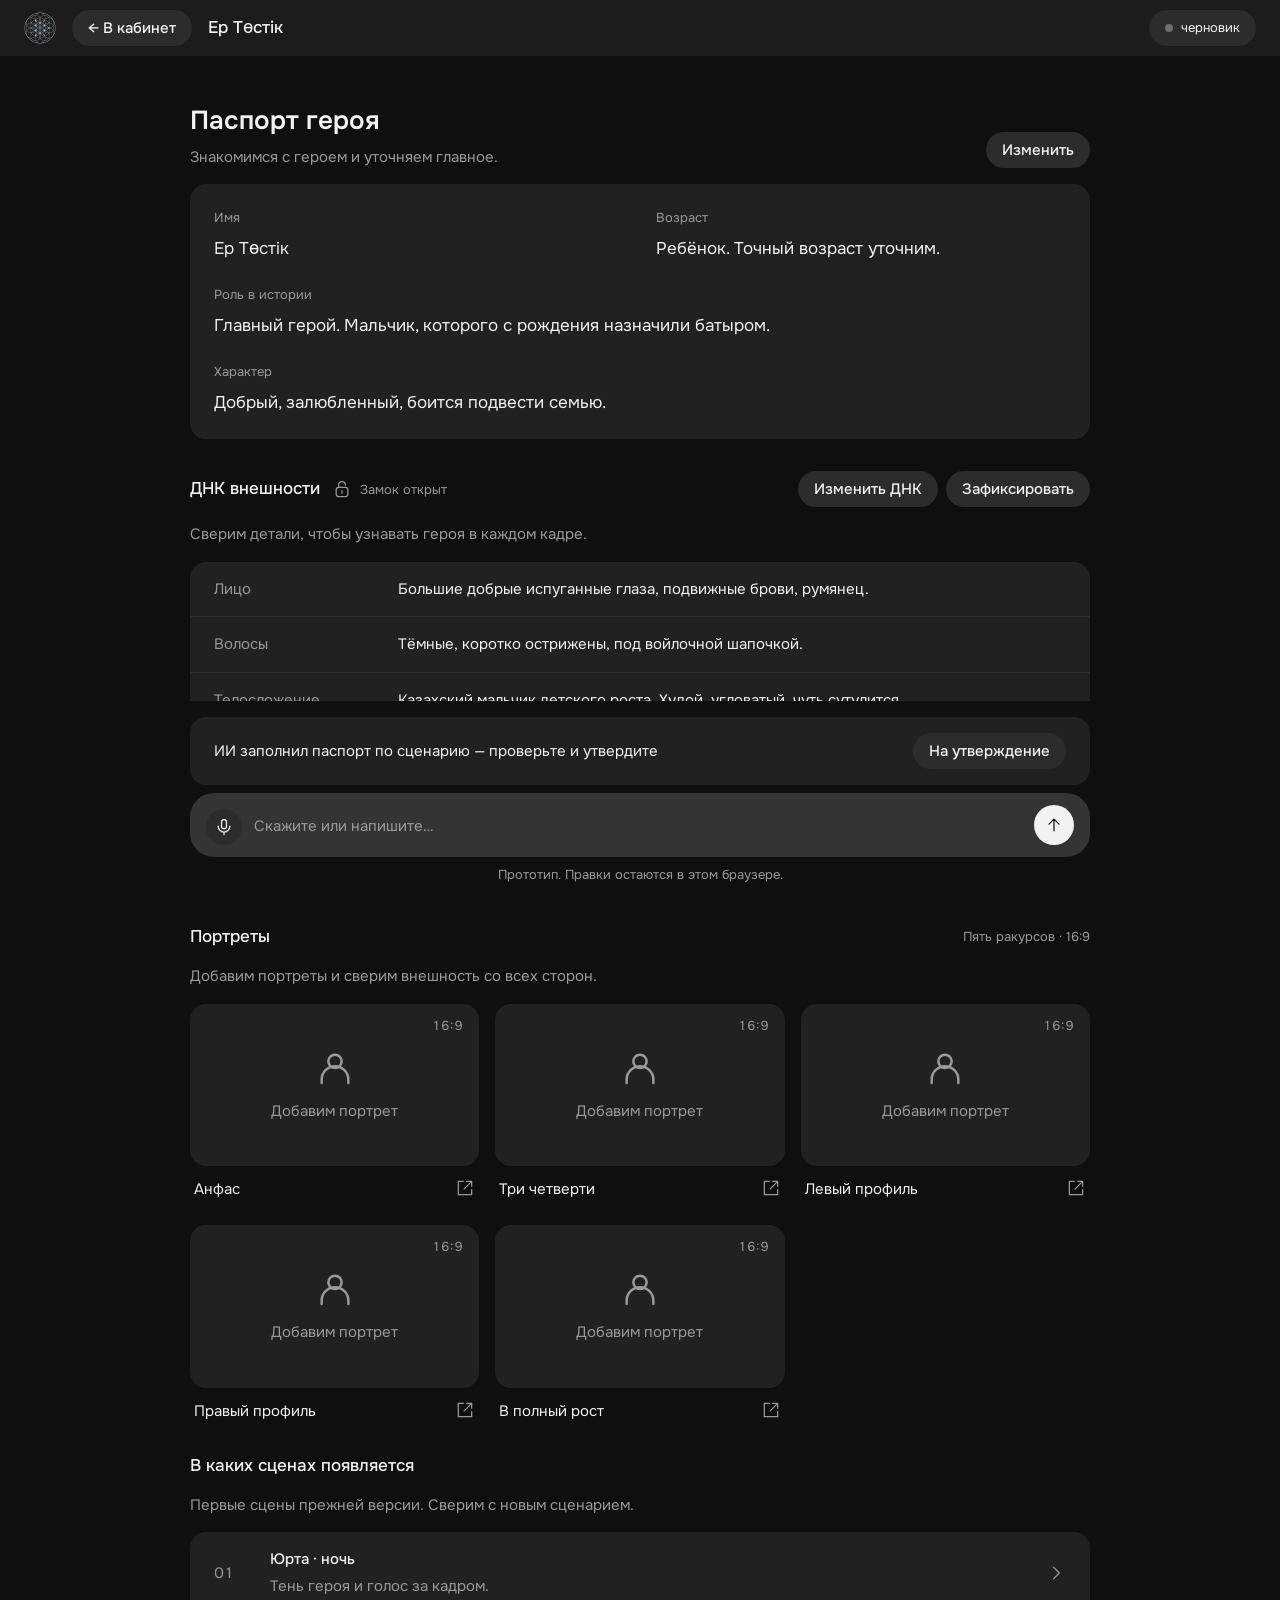
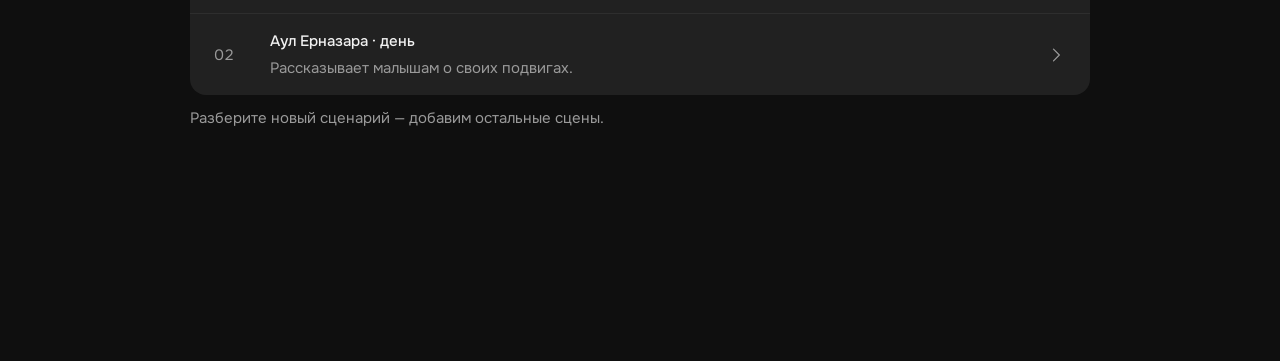
<file: dizayn/geroy-dnk.html>
<!doctype html>
<html lang="ru" data-theme="graphite">
<head>
  <meta charset="utf-8">
  <meta name="viewport" content="width=device-width, initial-scale=1">
  <meta name="theme-color" content="#0f0f0f">
  <meta name="description" content="Паспорт Ер Төстіка, замок внешности, пять ракурсов и сцены с героем. Кликабельный прототип цеха «Герой».">
  <title>Ер Төстік · Герой · Neyra Vision</title>
  <link rel="icon" href="../assets/favicon-64.png">
  <link rel="stylesheet" href="tokeny.css">
  <style>
    /* №58. Токены общие; в этом цехе только Onest и один акцент. */
    :root { --disp:var(--body); --mono:var(--body); }
    * { box-sizing:border-box; }
    html { scroll-padding-top:88px; }
    body { margin:0; background:var(--bg); color:var(--text); font:400 15px/1.5 var(--body); -webkit-font-smoothing:antialiased; }
    button,input,textarea { font:inherit; color:inherit; }
    button,a,input,textarea { -webkit-tap-highlight-color:transparent; }
    button { cursor:pointer; }
    a { color:inherit; text-decoration:none; }
    h1,h2,h3,p { margin:0; }
    h1 { font-size:26px; line-height:1.3; font-weight:600; }
    h2 { font-size:17px; line-height:1.4; font-weight:500; }
    h3 { font-size:17px; font-weight:500; }
    svg { width:20px; height:20px; flex:none; fill:none; stroke:currentColor; stroke-width:1.5; stroke-linecap:round; stroke-linejoin:round; }
    :focus-visible { outline:2px solid var(--accent); outline-offset:4px; }
    ::selection { background:var(--accent); color:var(--accent-ink); }
    [hidden] { display:none!important; }
    .quiet { color:var(--muted); }
    .small { font-size:13px; color:var(--muted); }
    .btn { display:inline-flex; align-items:center; justify-content:center; gap:8px; min-height:36px; padding:8px 16px; border:0; border-radius:var(--r-pill); background:var(--surface-2); font-weight:500; line-height:1.2; text-align:center; }
    .btn:hover { background:var(--field); }
    .btn:disabled { cursor:default; color:var(--muted); background:var(--surface-2); }
    .icon-btn { width:36px; min-height:36px; padding:0; }
    .topbar { position:sticky; top:0; z-index:3; display:flex; align-items:center; gap:16px; min-height:56px; padding:8px 24px; background:var(--bg-side); }
    .brand { display:flex; align-items:center; justify-content:center; width:32px; flex:none; }
    .brand img { display:block; width:32px; height:32px; border-radius:50%; }
    .hero-name { min-width:0; font-size:17px; font-weight:500; overflow-wrap:anywhere; }
    .status { margin-left:auto; flex:none; font-size:13px; font-weight:400; white-space:nowrap; }
    .status-dot { width:8px; height:8px; border-radius:50%; background:var(--dim); }
    body[data-status="awaiting"] .status-dot { background:var(--accent); }
    .work { width:min(100% - 48px,900px); margin:0 auto; padding:48px 0 32px; display:grid; gap:32px; }
    .intro { display:flex; align-items:end; justify-content:space-between; gap:16px; margin-bottom:16px; }
    .intro p { margin-top:8px; }
    .section-head { display:flex; align-items:center; justify-content:space-between; gap:16px; margin-bottom:16px; }
    .section-head .heading { display:flex; flex-wrap:wrap; align-items:center; gap:8px 12px; }
    .sheet { border:0; border-radius:var(--r); background:var(--surface); overflow:hidden; }
    .passport { display:grid; grid-template-columns:minmax(0,1fr) minmax(0,1fr); gap:24px 32px; padding:24px; }
    .field { min-width:0; }
    .field dt { margin-bottom:8px; font-size:13px; color:var(--muted); }
    .field dd { margin:0; font-size:17px; overflow-wrap:anywhere; }
    .field-wide { grid-column:1/-1; }
    dl { margin:0; }
    .dna-row { display:grid; grid-template-columns:160px minmax(0,1fr); gap:24px; padding:16px 24px; }
    .dna-row + .dna-row { border-top:1px solid var(--line-soft); }
    .dna-row dt { color:var(--muted); }
    .dna-row dd { margin:0; overflow-wrap:anywhere; }
    .dna-row .small { display:block; margin-top:8px; }
    .lock-note { display:flex; align-items:center; gap:8px; color:var(--muted); font-size:13px; }
    .section-note { margin:8px 0 16px; color:var(--muted); }
    .dna-actions { display:flex; flex-wrap:wrap; gap:8px; }
    .portraits { display:grid; grid-template-columns:repeat(3,minmax(0,1fr)); gap:24px 16px; }
    .portrait { display:block; width:100%; padding:0; border:0; background:transparent; text-align:left; border-radius:var(--r); }
    .portrait-image { position:relative; display:flex; flex-direction:column; align-items:center; justify-content:center; gap:12px; width:100%; aspect-ratio:16/9; border-radius:var(--r); background:var(--surface); color:var(--muted); }
    .portrait:hover .portrait-image { background:var(--surface-2); }
    .portrait-image .figure { width:40px; height:40px; }
    .ratio { position:absolute; top:12px; right:16px; font-size:13px; font-variant-numeric:tabular-nums; }
    .portrait-caption { display:flex; justify-content:space-between; gap:8px; padding:12px 4px 0; }
    .portrait-caption svg { color:var(--muted); }
    .scene-link { display:grid; grid-template-columns:40px minmax(0,1fr) auto; align-items:center; gap:16px; padding:16px 24px; }
    .scene-link + .scene-link { border-top:1px solid var(--line-soft); }
    .scene-link:hover { background:var(--surface-2); }
    .scene-number { font-variant-numeric:tabular-nums; color:var(--muted); }
    .scene-title { font-weight:500; }
    .scene-desc { display:block; margin-top:4px; color:var(--muted); }
    .scene-link svg { color:var(--muted); }
    .scene-foot { margin-top:12px; }
    .assistant { position:sticky; bottom:0; z-index:2; padding:16px 24px max(16px,env(safe-area-inset-bottom)); background:var(--bg); }
    .assistant-inner { max-width:900px; margin:0 auto; }
    .assistant-message { display:flex; justify-content:space-between; align-items:center; gap:16px; padding:16px 24px; margin-bottom:8px; background:var(--surface); border-radius:var(--r); }
    .assistant-message p { max-width:560px; }
    .assistant-message .btn { flex:none; }
    .composer { display:grid; grid-template-columns:36px minmax(0,1fr) 40px; align-items:end; gap:12px; padding:12px 16px; border-radius:var(--r-field); background:var(--field); }
    .composer textarea { display:block; width:100%; min-height:36px; max-height:128px; padding:8px 0; resize:none; border:0; background:transparent; line-height:1.4; }
    .composer textarea::placeholder { color:var(--muted); opacity:1; }
    .composer .mic { background:var(--surface-2); }
    .composer .send { width:40px; min-height:40px; background:var(--accent); color:var(--accent-ink); }
    .composer .send:disabled { background:var(--surface-2); color:var(--muted); }
    .save-note { display:block; margin-top:8px; text-align:center; }
    .conversation { max-height:240px; overflow:auto; margin-bottom:8px; padding:16px 24px; border-radius:var(--r); background:var(--surface); }
    .conversation p + p { margin-top:12px; }
    .conversation b { font-weight:500; }
    .conversation .thread-head { display:flex; align-items:center; justify-content:space-between; margin-bottom:12px; }
    .notice { position:fixed; z-index:7; top:72px; left:50%; transform:translateX(-50%); width:max-content; max-width:calc(100% - 32px); padding:12px 24px; border-radius:var(--r); background:var(--field); color:var(--text); }
    dialog { max-width:640px; width:calc(100% - 32px); max-height:calc(100dvh - 32px); margin:auto; padding:24px; border:0; border-radius:var(--r); background:var(--surface); color:var(--text); overflow:auto; }
    dialog::backdrop { background:rgb(0 0 0 / .72); }
    .dialog-head { display:flex; align-items:center; justify-content:space-between; gap:16px; margin-bottom:16px; }
    .dialog-copy { margin-bottom:24px; color:var(--muted); }
    .editor-fields { display:grid; gap:16px; }
    .editor-fields label { display:grid; gap:8px; }
    .editor-fields input,.editor-fields textarea { width:100%; padding:12px 16px; min-height:44px; border:0; border-radius:12px; background:var(--field); }
    .editor-fields textarea { min-height:88px; resize:vertical; }
    .dialog-actions { display:flex; justify-content:flex-end; flex-wrap:wrap; gap:8px; margin-top:24px; }
    .dialog-actions .btn { min-height:40px; }
    .portrait-large { aspect-ratio:16/9; margin:16px 0; }
    .portrait-large .figure { width:64px; height:64px; }
    .scene-excerpt { line-height:1.7; white-space:pre-line; }
    .noscript { width:min(100% - 48px,900px); margin:16px auto; color:var(--muted); }
    @media(min-width:1000px) { .portraits .portrait:nth-child(4) { grid-column:1; } }
    @media(max-width:640px) {
      body { font-size:16px; }
      html { scroll-padding-top:128px; }
      .topbar { display:grid; grid-template-columns:32px minmax(0,1fr) auto; gap:8px 12px; padding:8px 16px; }
      .back { grid-column:2/-1; justify-self:start; grid-row:1; }
      .hero-name { grid-column:1/3; grid-row:2; padding:4px 0; }
      .status { grid-column:3; grid-row:2; font-size:16px; }
      .btn,.icon-btn { min-height:44px; }
      .icon-btn { width:44px; }
      .work { width:calc(100% - 32px); padding-top:32px; }
      .intro { align-items:start; }
      .small,.field dt,.lock-note,.ratio { font-size:16px; }
      .passport { grid-template-columns:1fr; padding:16px; gap:24px; }
      .field-wide { grid-column:auto; }
      .field dd { font-size:17px; }
      .section-head { align-items:start; flex-wrap:wrap; gap:12px; }
      .dna-row { grid-template-columns:1fr; gap:8px; padding:16px; }
      .portraits { grid-template-columns:repeat(2,minmax(0,1fr)); gap:24px 12px; }
      .portrait-image .figure { width:32px; height:32px; }
      .portrait-image .empty-copy { display:none; }
      .ratio { top:8px; right:12px; }
      .portrait-caption { padding-top:8px; }
      .portrait-caption svg { display:none; }
      .scene-link { grid-template-columns:24px minmax(0,1fr) 20px; padding:16px; gap:12px; }
      .assistant { padding:12px 16px max(12px,env(safe-area-inset-bottom)); }
      .assistant-message { padding:16px; flex-direction:column; align-items:start; gap:12px; }
      .assistant-message .btn { width:100%; }
      .composer { grid-template-columns:44px minmax(0,1fr) 44px; gap:8px; padding:8px 12px; }
      .composer textarea { min-height:44px; padding:12px 0; }
      .composer .send { width:44px; min-height:44px; }
      .save-note { font-size:16px; }
      .conversation { padding:16px; max-height:200px; }
      dialog { padding:16px; }
      .dialog-actions .btn { min-height:44px; }
    }
    @media(prefers-reduced-motion:reduce) { html { scroll-behavior:auto; } }
  </style>
</head>
<body data-status="draft">
  <svg width="0" height="0" style="position:absolute" aria-hidden="true">
    <symbol id="i-lock" viewBox="0 0 24 24"><rect x="5" y="10" width="14" height="11" rx="3"/><path d="M8 10V7a4 4 0 0 1 8 0v3M12 14v3"/></symbol>
    <symbol id="i-unlock" viewBox="0 0 24 24"><rect x="5" y="10" width="14" height="11" rx="3"/><path d="M8 10V7a4 4 0 0 1 8 0M12 14v3"/></symbol>
    <symbol id="i-close" viewBox="0 0 24 24"><path d="m6 6 12 12M18 6 6 18"/></symbol>
    <symbol id="i-open" viewBox="0 0 24 24"><path d="M14 4h6v6M20 4l-9 9M10 4H4v16h16v-6"/></symbol>
    <symbol id="i-chevron" viewBox="0 0 24 24"><path d="m9 5 7 7-7 7"/></symbol>
    <symbol id="i-person" viewBox="0 0 24 24"><circle cx="12" cy="8" r="4"/><path d="M4 21v-2a8 8 0 0 1 16 0v2"/></symbol>
    <symbol id="i-mic" viewBox="0 0 24 24"><rect x="9" y="3" width="6" height="11" rx="3"/><path d="M5 11a7 7 0 0 0 14 0M12 18v3"/></symbol>
    <symbol id="i-send" viewBox="0 0 24 24"><path d="M12 19V5M6 11l6-6 6 6"/></symbol>
  </svg>

  <header class="topbar" aria-label="Цех «Герой»">
    <a class="brand" href="okno-proekta.html" aria-label="Neyra Vision — в кабинет"><img src="../assets/znak-nv.png" width="32" height="32" alt=""></a>
    <a class="btn back" href="okno-proekta.html">← В кабинет</a>
    <span class="hero-name" id="header-name">Ер Төстік</span>
    <button class="btn status" type="button" id="status-button" aria-label="Статус паспорта: черновик"><span class="status-dot" aria-hidden="true"></span><span id="status-label">черновик</span></button>
  </header>

  <noscript><p class="noscript">Паспорт можно прочитать. Для правок и просмотра ракурсов включите JavaScript.</p></noscript>
  <main class="work">
    <section aria-labelledby="passport-title">
      <div class="intro">
        <div><h1 id="passport-title">Паспорт героя</h1><p class="quiet">Знакомимся с героем и уточняем главное.</p></div>
        <button class="btn" type="button" id="edit-passport">Изменить</button>
      </div>
      <dl class="sheet passport">
        <div class="field"><dt>Имя</dt><dd data-field="name">Ер Төстік</dd></div>
        <div class="field"><dt>Возраст</dt><dd data-field="age">Ребёнок. Точный возраст уточним.</dd></div>
        <div class="field field-wide"><dt>Роль в истории</dt><dd data-field="role">Главный герой. Мальчик, которого с рождения назначили батыром.</dd></div>
        <div class="field field-wide"><dt>Характер</dt><dd data-field="character">Добрый, залюбленный, боится подвести семью.</dd></div>
      </dl>
    </section>

    <section aria-labelledby="dna-title">
      <div class="section-head">
        <div class="heading"><h2 id="dna-title">ДНК внешности</h2><span class="lock-note"><svg aria-hidden="true"><use id="lock-icon" href="#i-unlock"/></svg><span id="lock-label">Замок открыт</span></span></div>
        <div class="dna-actions"><button class="btn" type="button" id="edit-dna">Изменить ДНК</button><button class="btn" type="button" id="toggle-lock">Зафиксировать</button></div>
      </div>
      <p class="section-note" id="dna-note">Сверим детали, чтобы узнавать героя в каждом кадре.</p>
      <dl class="sheet">
        <div class="dna-row"><dt>Лицо</dt><dd data-field="face">Большие добрые испуганные глаза, подвижные брови, румянец.</dd></div>
        <div class="dna-row"><dt>Волосы</dt><dd data-field="hair">Тёмные, коротко острижены, под войлочной шапочкой.</dd></div>
        <div class="dna-row"><dt>Телосложение</dt><dd data-field="body">Казахский мальчик детского роста. Худой, угловатый, чуть сутулится.</dd></div>
        <div class="dna-row"><dt>Одежда по сценам</dt><dd><span data-field="clothing">Синий кафтан, ржаво-красный кушак. Новые сапоги велики. Лук на спине, носит неловко.</span><span class="small">Базовый костюм. Смену одежды по сценам ещё уточним.</span></dd></div>
        <div class="dna-row"><dt>Табу<span class="small">Чего не рисовать</span></dt><dd><span data-field="taboo">Лица знаменитостей, фотореализм, надписи, логотипы и водяные знаки.</span><span class="small" id="taboo-note">Личные табу героя ещё обсудим с художником.</span></dd></div>
      </dl>
    </section>

    <section aria-labelledby="portraits-title">
      <div class="section-head"><h2 id="portraits-title">Портреты</h2><span class="small">Пять ракурсов · 16:9</span></div>
      <p class="section-note">Добавим портреты и сверим внешность со всех сторон.</p>
      <div class="portraits">
        <button class="portrait" type="button" data-portrait="Анфас" aria-label="Открыть ракурс «Анфас»"><span class="portrait-image"><span class="ratio">16:9</span><svg class="figure" aria-hidden="true"><use href="#i-person"/></svg><span class="empty-copy">Добавим портрет</span></span><span class="portrait-caption">Анфас<svg aria-hidden="true"><use href="#i-open"/></svg></span></button>
        <button class="portrait" type="button" data-portrait="Три четверти" aria-label="Открыть ракурс «Три четверти»"><span class="portrait-image"><span class="ratio">16:9</span><svg class="figure" aria-hidden="true"><use href="#i-person"/></svg><span class="empty-copy">Добавим портрет</span></span><span class="portrait-caption">Три четверти<svg aria-hidden="true"><use href="#i-open"/></svg></span></button>
        <button class="portrait" type="button" data-portrait="Левый профиль" aria-label="Открыть ракурс «Левый профиль»"><span class="portrait-image"><span class="ratio">16:9</span><svg class="figure" aria-hidden="true"><use href="#i-person"/></svg><span class="empty-copy">Добавим портрет</span></span><span class="portrait-caption">Левый профиль<svg aria-hidden="true"><use href="#i-open"/></svg></span></button>
        <button class="portrait" type="button" data-portrait="Правый профиль" aria-label="Открыть ракурс «Правый профиль»"><span class="portrait-image"><span class="ratio">16:9</span><svg class="figure" aria-hidden="true"><use href="#i-person"/></svg><span class="empty-copy">Добавим портрет</span></span><span class="portrait-caption">Правый профиль<svg aria-hidden="true"><use href="#i-open"/></svg></span></button>
        <button class="portrait" type="button" data-portrait="В полный рост" aria-label="Открыть ракурс «В полный рост»"><span class="portrait-image"><span class="ratio">16:9</span><svg class="figure" aria-hidden="true"><use href="#i-person"/></svg><span class="empty-copy">Добавим портрет</span></span><span class="portrait-caption">В полный рост<svg aria-hidden="true"><use href="#i-open"/></svg></span></button>
      </div>
    </section>

    <section aria-labelledby="scenes-title">
      <div class="section-head"><h2 id="scenes-title">В каких сценах появляется</h2></div>
      <p class="section-note">Первые сцены прежней версии. Сверим с новым сценарием.</p>
      <div class="sheet">
        <a class="scene-link" href="#scena-01" data-scene="01"><span class="scene-number">01</span><span><span class="scene-title">Юрта · ночь</span><span class="scene-desc">Тень героя и голос за кадром.</span></span><svg aria-hidden="true"><use href="#i-chevron"/></svg></a>
        <a class="scene-link" href="#scena-02" data-scene="02"><span class="scene-number">02</span><span><span class="scene-title">Аул Ерназара · день</span><span class="scene-desc">Рассказывает малышам о своих подвигах.</span></span><svg aria-hidden="true"><use href="#i-chevron"/></svg></a>
      </div>
      <p class="quiet scene-foot">Разберите новый сценарий — добавим остальные сцены.</p>
    </section>
  </main>

  <footer class="assistant" aria-label="Помощник героя">
    <div class="assistant-inner">
      <div class="conversation" id="conversation" hidden aria-label="Разговор с помощником">
        <div class="thread-head"><span class="quiet">Помощник</span><button class="btn icon-btn" type="button" id="hide-thread" aria-label="Свернуть разговор"><svg aria-hidden="true"><use href="#i-close"/></svg></button></div>
        <div id="thread" role="log" aria-live="polite"></div>
      </div>
      <div class="assistant-message"><p id="assistant-note">ИИ заполнил паспорт по сценарию — проверьте и утвердите</p><button class="btn" type="button" id="review-button">На утверждение</button></div>
      <form class="composer" id="assistant-form">
        <button class="btn icon-btn mic" type="button" id="mic-button" aria-label="Сказать помощнику"><svg aria-hidden="true"><use href="#i-mic"/></svg></button>
        <textarea id="assistant-input" rows="1" maxlength="1200" aria-label="Сообщение помощнику" placeholder="Скажите или напишите…"></textarea>
        <button class="btn icon-btn send" type="submit" id="send-button" aria-label="Отправить сообщение"><svg aria-hidden="true"><use href="#i-send"/></svg></button>
      </form>
      <span class="save-note small" id="save-note">Прототип. Правки остаются в этом браузере.</span>
    </div>
  </footer>

  <p class="notice" id="notice" role="status" hidden></p>
  <dialog id="editor" aria-labelledby="editor-title">
    <form id="editor-form">
      <div class="dialog-head"><h2 id="editor-title">Паспорт героя</h2><button class="btn icon-btn" type="button" data-close="editor" aria-label="Закрыть правки"><svg aria-hidden="true"><use href="#i-close"/></svg></button></div>
      <p class="dialog-copy">Уточните описание — сохраним ваш вариант.</p>
      <div class="editor-fields" id="editor-fields"></div>
      <div class="dialog-actions"><button class="btn" type="button" data-close="editor">Отмена</button><button class="btn" type="submit">Сохранить правки</button></div>
    </form>
  </dialog>
  <dialog id="review" aria-labelledby="review-title">
    <div class="dialog-head"><h2 id="review-title">Отправить на утверждение?</h2><button class="btn icon-btn" type="button" data-close="review" aria-label="Закрыть утверждение"><svg aria-hidden="true"><use href="#i-close"/></svg></button></div>
    <p class="dialog-copy" id="review-copy">Зафиксируем паспорт и описание внешности для проверки. Портреты добавим позже.</p>
    <p class="quiet">Это пример утверждения. Команда его пока не увидит.</p>
    <div class="dialog-actions"><button class="btn" type="button" data-close="review">Вернуться</button><button class="btn" type="button" id="confirm-review">Отправить на утверждение</button></div>
  </dialog>
  <dialog id="portrait-view" aria-labelledby="portrait-title">
    <div class="dialog-head"><h2 id="portrait-title">Анфас</h2><button class="btn icon-btn" type="button" data-close="portrait-view" aria-label="Закрыть ракурс"><svg aria-hidden="true"><use href="#i-close"/></svg></button></div>
    <div class="portrait-image portrait-large"><span class="ratio">16:9</span><svg class="figure" aria-hidden="true"><use href="#i-person"/></svg><span>Здесь будет портрет героя</span></div>
    <p class="quiet">Сверим лицо, волосы и костюм с ДНК героя.</p>
    <div class="dialog-actions"><button class="btn" type="button" id="previous-portrait" aria-label="Предыдущий ракурс">← Ракурс</button><button class="btn" type="button" id="next-portrait" aria-label="Следующий ракурс">Ракурс →</button></div>
  </dialog>
  <dialog id="scene-view" aria-labelledby="scene-view-title">
    <div class="dialog-head"><h2 id="scene-view-title">Сцена</h2><button class="btn icon-btn" type="button" data-close="scene-view" aria-label="Закрыть сцену"><svg aria-hidden="true"><use href="#i-close"/></svg></button></div>
    <p class="dialog-copy">Прежняя версия · фрагмент с героем</p>
    <p class="scene-excerpt" id="scene-excerpt"></p>
    <div class="dialog-actions"><button class="btn" type="button" data-close="scene-view">К герою</button></div>
  </dialog>

  <script>
    (() => {
      'use strict';
      const $ = id => document.getElementById(id);
      const storageKey = 'nv-prototip-58-geroy-dnk-v1';
      const fields = [...document.querySelectorAll('[data-field]')];
      const defaults = Object.fromEntries(fields.map(el => [el.dataset.field, el.textContent]));
      const labels = {name:'Имя',age:'Возраст',role:'Роль в истории',character:'Характер',face:'Лицо',hair:'Волосы',body:'Телосложение',clothing:'Одежда по сценам',taboo:'Табу — чего не рисовать'};
      const statusNames = {draft:'черновик',awaiting:'на утверждении',approved:'утверждён'};
      let state = {values:{...defaults},status:'draft',locked:false};
      let storageAvailable = true;
      try {
        const saved = JSON.parse(localStorage.getItem(storageKey) || 'null');
        if (saved && saved.values && typeof saved.values === 'object') {
          for (const key of Object.keys(defaults)) {
            if (typeof saved.values[key] === 'string' && saved.values[key].trim() && saved.values[key].length <= 600) state.values[key] = saved.values[key];
          }
          if (Object.hasOwn(statusNames,saved.status)) state.status = saved.status;
          state.locked = saved.locked === true || state.status !== 'draft';
        }
      } catch (_) { storageAvailable = false; }
      let noticeTimer;
      function notify(message) {
        clearTimeout(noticeTimer);
        $('notice').textContent = message;
        $('notice').hidden = false;
        noticeTimer = setTimeout(() => { $('notice').hidden = true; }, 4500);
      }
      function persist() {
        try {
          localStorage.setItem(storageKey,JSON.stringify(state));
          storageAvailable = true;
          $('save-note').textContent = 'Прототип. Правки остаются в этом браузере.';
        } catch (_) {
          storageAvailable = false;
          $('save-note').textContent = 'Правки видны до закрытия страницы. Скопируйте важное.';
          notify('Не удалось сохранить правки. Скопируйте важное перед уходом.');
        }
      }
      function render() {
        fields.forEach(el => { el.textContent = state.values[el.dataset.field]; });
        $('header-name').textContent = state.values.name;
        document.title = state.values.name + ' · Герой · Neyra Vision';
        document.body.dataset.status = state.status;
        $('status-label').textContent = statusNames[state.status];
        $('status-button').setAttribute('aria-label','Статус паспорта: ' + statusNames[state.status]);
        $('lock-label').textContent = state.locked ? 'Внешность зафиксирована' : 'Замок открыт';
        $('lock-icon').setAttribute('href',state.locked ? '#i-lock' : '#i-unlock');
        $('toggle-lock').textContent = state.locked ? 'Открыть замок' : 'Зафиксировать';
        $('toggle-lock').setAttribute('aria-pressed',String(state.locked));
        $('edit-dna').disabled = state.locked;
        $('edit-passport').disabled = state.status !== 'draft';
        $('dna-note').textContent = state.locked ? 'Эти детали сохраняем во всех следующих кадрах.' : 'Сверим детали, чтобы узнавать героя в каждом кадре.';
        $('taboo-note').hidden = state.values.taboo !== defaults.taboo;
        $('review-button').textContent = state.status === 'draft' ? 'На утверждение' : state.status === 'awaiting' ? 'Проверить и утвердить' : 'Вернуть в черновик';
        $('assistant-note').textContent = state.status === 'draft' ? 'ИИ заполнил паспорт по сценарию — проверьте и утвердите' : state.status === 'awaiting' ? 'Паспорт ждёт решения. Проверьте детали перед утверждением.' : 'Паспорт утверждён. Добавим портреты и сверим их с описанием.';
        if (!storageAvailable) $('save-note').textContent = 'Правки видны до закрытия страницы. Скопируйте важное.';
      }
      function openEditor(keys,title) {
        $('editor-title').textContent = title;
        $('editor-fields').replaceChildren();
        keys.forEach(key => {
          const label = document.createElement('label');
          const text = document.createElement('span');
          text.textContent = labels[key];
          const input = document.createElement(key === 'name' || key === 'age' ? 'input' : 'textarea');
          input.name = key;
          input.value = state.values[key];
          input.required = true;
          input.maxLength = 600;
          label.append(text,input);
          $('editor-fields').append(label);
        });
        $('editor').showModal();
      }
      $('edit-passport').addEventListener('click',() => openEditor(['name','age','role','character'],'Паспорт героя'));
      $('edit-dna').addEventListener('click',() => openEditor(['face','hair','body','clothing','taboo'],'ДНК внешности'));
      $('editor-form').addEventListener('submit',event => {
        event.preventDefault();
        const inputs = [...$('editor-fields').querySelectorAll('input,textarea')];
        for (const input of inputs) {
          if (!input.value.trim()) { input.setCustomValidity('Добавьте описание.'); input.reportValidity(); input.addEventListener('input',() => input.setCustomValidity(''),{once:true}); return; }
        }
        inputs.forEach(input => { state.values[input.name] = input.value.trim(); });
        persist(); render(); $('editor').close();
        if (storageAvailable) notify('Правки сохранены.');
      });
      $('toggle-lock').addEventListener('click',() => {
        state.locked = !state.locked;
        if (!state.locked) state.status = 'draft';
        persist(); render();
        if (storageAvailable) notify(state.locked ? 'Внешность зафиксирована. Описание можно отправить на проверку.' : 'Замок открыт. Можно уточнить внешность.');
      });
      function openReview() {
        const copy = {
          draft:['Отправить на утверждение?','Зафиксируем паспорт и описание внешности для проверки. Портреты добавим позже.','Отправить на утверждение'],
          awaiting:['Утвердить паспорт?','Сейчас утверждаем описание героя. Портреты и смену одежды по сценам проверим отдельно.','Утвердить паспорт'],
          approved:['Вернуть в черновик?','Откроем паспорт и замок внешности для правок. После изменений проверим описание заново.','Вернуть в черновик']
        }[state.status];
        $('review-title').textContent = copy[0]; $('review-copy').textContent = copy[1]; $('confirm-review').textContent = copy[2];
        $('review').showModal();
      }
      $('review-button').addEventListener('click',openReview);
      $('status-button').addEventListener('click',openReview);
      $('confirm-review').addEventListener('click',() => {
        state.status = state.status === 'draft' ? 'awaiting' : state.status === 'awaiting' ? 'approved' : 'draft';
        state.locked = state.status !== 'draft';
        persist(); render(); $('review').close();
        if (storageAvailable) notify(state.status === 'awaiting' ? 'Паспорт на утверждении.' : state.status === 'approved' ? 'Паспорт утверждён.' : 'Вернули паспорт в черновик.');
      });
      document.querySelectorAll('[data-close]').forEach(button => button.addEventListener('click',() => $(button.dataset.close).close()));
      document.querySelectorAll('dialog').forEach(dialog => dialog.addEventListener('click',event => {
        if (event.target === dialog) { const rect = dialog.getBoundingClientRect(); if (event.clientX < rect.left || event.clientX > rect.right || event.clientY < rect.top || event.clientY > rect.bottom) dialog.close(); }
      }));
      const portraits = [...document.querySelectorAll('[data-portrait]')];
      let portraitIndex = 0;
      function showPortrait(index) { portraitIndex = (index + portraits.length) % portraits.length; $('portrait-title').textContent = portraits[portraitIndex].dataset.portrait; }
      portraits.forEach((button,index) => button.addEventListener('click',() => { showPortrait(index); $('portrait-view').showModal(); }));
      $('previous-portrait').addEventListener('click',() => showPortrait(portraitIndex - 1));
      $('next-portrait').addEventListener('click',() => showPortrait(portraitIndex + 1));
      $('portrait-view').addEventListener('keydown',event => { if (event.key === 'ArrowLeft') showPortrait(portraitIndex - 1); if (event.key === 'ArrowRight') showPortrait(portraitIndex + 1); });
      const scenes = {
        '01': {title:'01 · Юрта · ночь',text:'Тень младенца. Он растёт — рывками, как тень от прыгающего огня: мальчик, подросток, лук в руках.\n\nГОЛОС ТӨСТІКА (ЗК)\n...и с тех пор я спас аул ещё четыре раза.\n\nДомбра спотыкается.'},
        '02': {title:'02 · Аул Ерназара · день',text:'ТӨСТІК\nЧетыре. Волк — раз. Буран — два. Сусликов, которые съели муку, — три.\n\nМАЛЫШ 1\nА четыре?\n\nТӨСТІК\nЧетыре было вчера, вы спали.'}
      };
      function openSceneFromHash() {
        const match = /^#scena-(01|02)$/.exec(location.hash);
        if (!match) { if ($('scene-view').open) $('scene-view').close(); return; }
        const scene = scenes[match[1]];
        $('scene-view-title').textContent = scene.title;
        $('scene-excerpt').textContent = scene.text;
        if (!$('scene-view').open) $('scene-view').showModal();
      }
      document.querySelectorAll('[data-scene]').forEach(link => link.addEventListener('click',event => {
        event.preventDefault(); history.replaceState(null,'','#scena-' + link.dataset.scene); openSceneFromHash();
      }));
      window.addEventListener('hashchange',openSceneFromHash);
      $('scene-view').addEventListener('close',() => { if (/^#scena-/.test(location.hash)) history.replaceState(null,'',location.pathname + location.search); });
      function reply(question) {
        let answer;
        if (/возраст|сколько лет/i.test(question)) answer = 'В паспорте: ' + state.values.age;
        else if (/одежд|костюм/i.test(question)) answer = 'Костюм героя: ' + state.values.clothing + ' Смену одежды по сценам ещё обсудим.';
        else if (/табу|нельзя|запрет/i.test(question)) answer = state.values.taboo + (state.values.taboo === defaults.taboo ? ' Личные табу героя ещё обсудим с художником.' : ' Эти запреты записаны в ДНК героя.');
        else if (/сцен/i.test(question)) answer = 'Здесь показаны первые сцены прежней версии. Новый сценарий ещё нужно разобрать.';
        else if (/портрет|ракурс/i.test(question)) answer = 'Нужны анфас, три четверти, два профиля и полный рост. Откройте любой ракурс, чтобы посмотреть место для портрета.';
        else answer = 'В этом прототипе можно править паспорт и ДНК, открыть ракурсы и пройти утверждение. Помощника подключим в рабочем цехе.';
        $('conversation').hidden = false;
        $('thread').replaceChildren();
        for (const [author,text] of [['Вы',question],['Помощник · пример ответа',answer]]) {
          const p = document.createElement('p'); const b = document.createElement('b'); b.textContent = author + ': '; p.append(b,document.createTextNode(text)); $('thread').append(p);
        }
      }
      $('assistant-form').addEventListener('submit',event => {
        event.preventDefault(); const input = $('assistant-input'); const question = input.value.trim();
        if (!question) { input.focus(); notify('Напишите, что хотите уточнить у героя.'); return; }
        reply(question); input.value = '';
      });
      $('assistant-input').addEventListener('keydown',event => {
        if (event.key === 'Enter' && !event.shiftKey && !event.isComposing) { event.preventDefault(); $('assistant-form').requestSubmit(); }
      });
      $('hide-thread').addEventListener('click',() => { $('conversation').hidden = true; $('assistant-input').focus(); });
      $('mic-button').addEventListener('click',() => { notify('Голос появится в рабочем цехе. Пока напишите здесь.'); $('assistant-input').focus(); });
      render(); openSceneFromHash();
    })();
  </script>
</body>
</html>
</file>
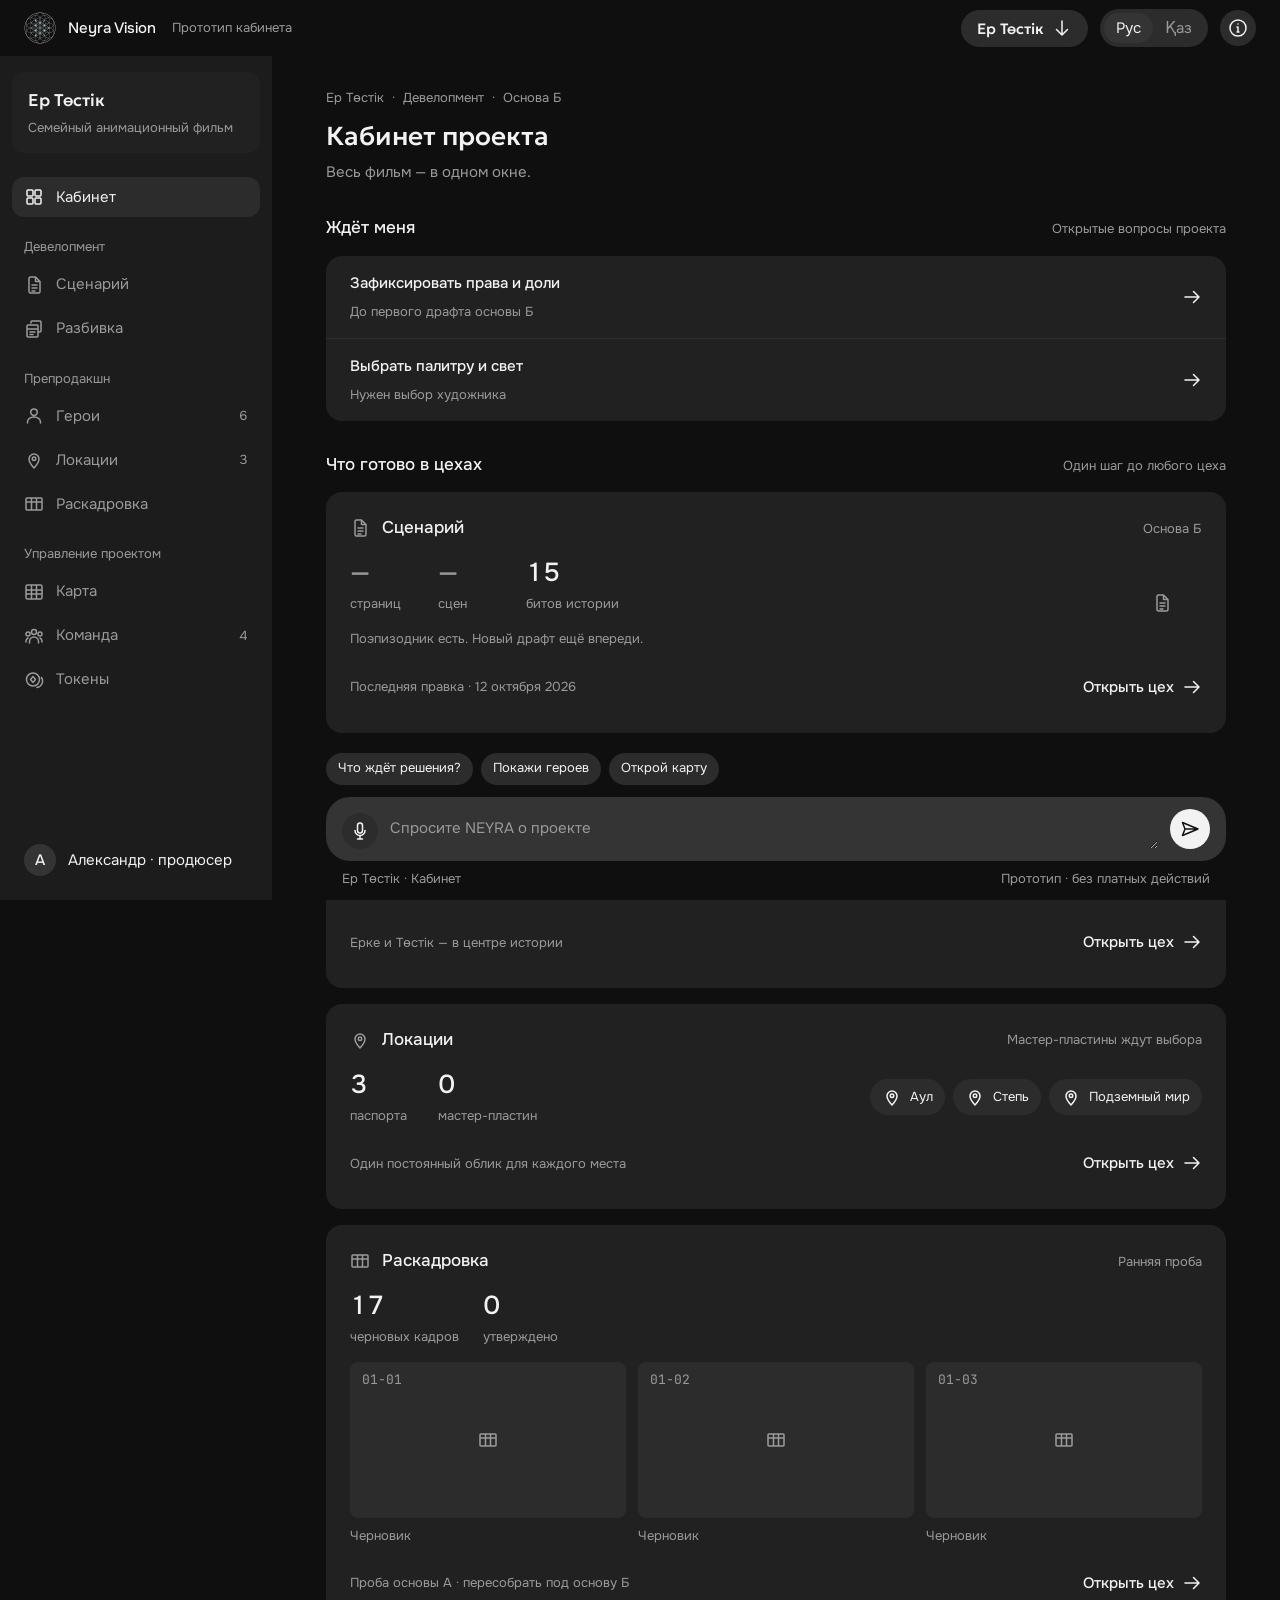
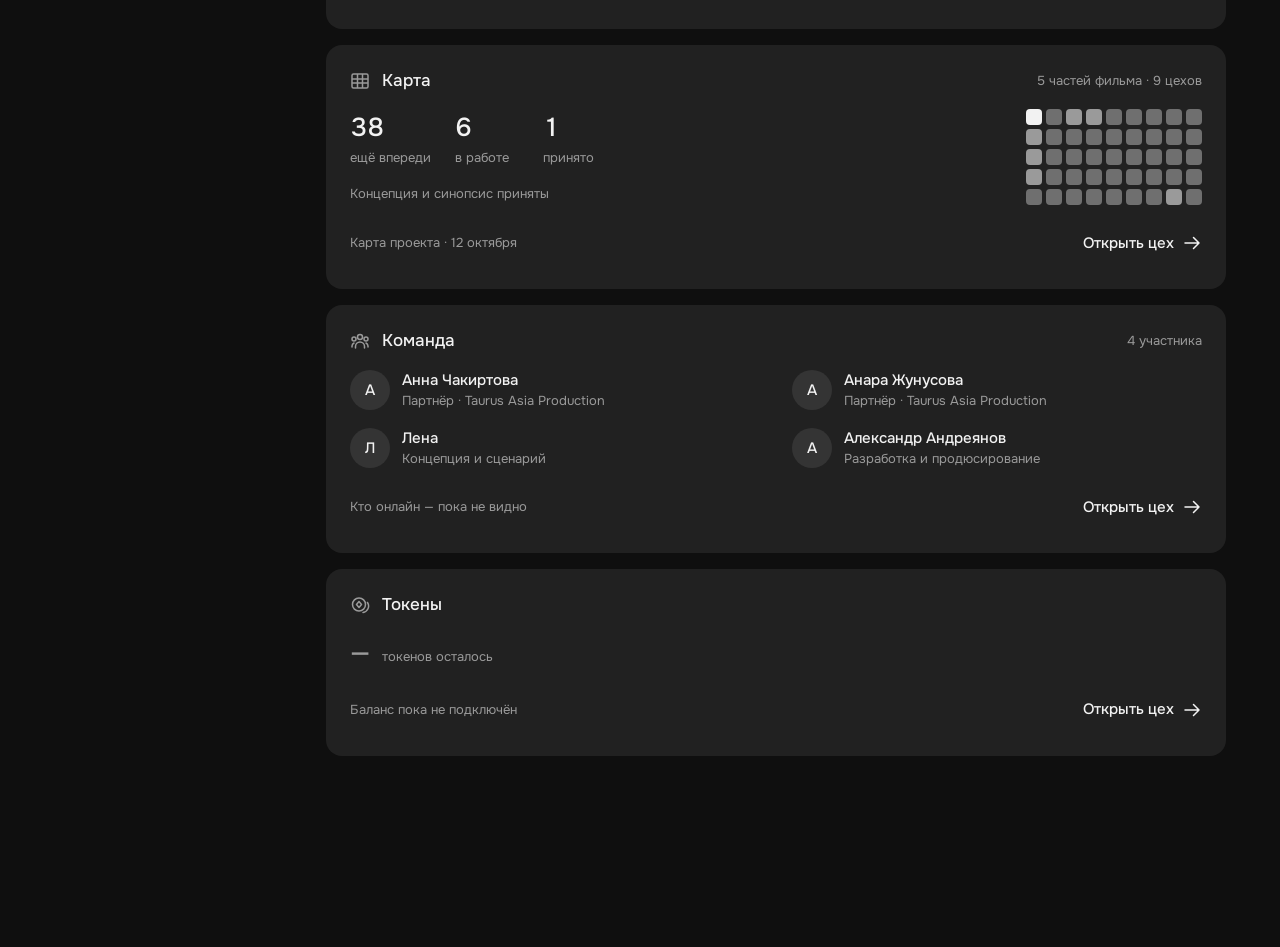
<file: dizayn/kabinet-proekta.html>
<!doctype html>
<html lang="ru" data-theme="graphite">
<head>
  <meta charset="utf-8">
  <meta name="viewport" content="width=device-width,initial-scale=1">
  <meta name="theme-color" content="#0f0f0f">
  <meta name="description" content="Ер Төстік: решения проекта и итоги цехов в одном кабинете. Кликабельный прототип Neyra Vision.">
  <title>Ер Төстік · Кабинет проекта · Neyra Vision</title>
  <link rel="icon" href="../assets/favicon-64.png">
  <link rel="stylesheet" href="tokeny.css">
  <style>
    /* №52 / №58. Общие тона; точная охра из задания, без теней. */
    :root { --accent:#f2f2f2; --accent-ink:#111; --fs-title:26px; --assistant-reserve:240px; }
    * { box-sizing:border-box; }
    html { scroll-padding-top:80px; }
    body { margin:0; background:var(--bg); color:var(--text); font:400 15px/1.5 var(--body); -webkit-font-smoothing:antialiased; }
    button,input,textarea { font:inherit; color:inherit; }
    button,a { -webkit-tap-highlight-color:transparent; }
    button { cursor:pointer; }
    a { color:inherit; text-decoration:none; }
    h1,h2,h3,p,dl,dd,figure { margin:0; }
    h1 { font:500 26px/1.3 var(--disp); }
    h2,h3 { font-size:17px; font-weight:500; line-height:1.4; }
    p + p { margin-top:12px; }
    [hidden] { display:none!important; }
    :focus-visible { outline:2px solid var(--accent); outline-offset:4px; }
    ::selection { background:var(--accent); color:var(--accent-ink); }
    .icon { width:20px; height:20px; fill:none; stroke:currentColor; stroke-width:1.5; stroke-linecap:round; stroke-linejoin:round; flex:none; }
    .muted { color:var(--muted); }
    .small { font-size:13px; color:var(--muted); }
    .mono { font-family:var(--mono); font-variant-numeric:tabular-nums; }
    .btn { display:inline-flex; align-items:center; justify-content:center; gap:8px; min-height:36px; padding:8px 16px; border:0; border-radius:999px; background:var(--surface-2); font-weight:500; line-height:1.4; }
    .btn:hover { background:var(--field); }
    .icon-btn { width:36px; padding:0; flex:none; }
    .text-link { display:inline-flex; align-items:center; gap:8px; min-height:44px; padding:8px 0; font-weight:500; }
    .text-link:hover { color:var(--muted); }
    .topbar { min-height:56px; padding:8px 24px; display:flex; align-items:center; gap:16px; background:var(--bg); position:sticky; top:0; z-index:4; }
    .brand { display:flex; align-items:center; gap:12px; }
    .brand img { display:block; width:32px; height:32px; }
    .brand-name { font-weight:500; }
    .top-tools { display:flex; align-items:center; gap:12px; margin-left:auto; }
    .project-pill { font-family:var(--disp); font-size:15px; }
    .project-pill .icon { transform:rotate(90deg); }
    .languages { display:flex; background:var(--surface-2); padding:4px; border-radius:999px; }
    .languages button { min-height:28px; min-width:44px; padding:4px 12px; border:0; border-radius:999px; color:var(--muted); background:transparent; }
    .languages button[aria-pressed="true"] { background:var(--field); color:var(--text); }
    .app { display:grid; grid-template-columns:272px minmax(0,1fr); align-items:start; }
    .side { position:sticky; top:56px; height:calc(100dvh - 56px); padding:16px 12px; display:flex; flex-direction:column; gap:24px; background:var(--bg-side); overflow:auto; }
    .project-side { padding:16px; border-radius:12px; background:var(--surface); }
    .project-side strong { display:block; font:500 17px/1.5 var(--disp); }
    .project-side p { margin-top:4px; }
    .side nav { display:grid; gap:4px; }
    .nav-group { padding:16px 12px 4px; }
    .nav-link { display:flex; align-items:center; gap:12px; min-height:40px; padding:8px 12px; color:var(--muted); border-radius:12px; }
    .nav-link:hover { background:var(--surface); color:var(--text); }
    .nav-link[aria-current="page"] { background:var(--surface-2); color:var(--text); }
    .nav-count { margin-left:auto; font-size:13px; font-variant-numeric:tabular-nums; }
    .account { margin-top:auto; }
    .account summary { list-style:none; display:flex; align-items:center; gap:12px; min-height:44px; padding:8px 12px; border-radius:12px; cursor:pointer; }
    .account summary::-webkit-details-marker { display:none; }
    .account summary:hover { background:var(--surface); }
    .account-links { display:grid; gap:4px; padding:8px; background:var(--surface); border-radius:16px; margin-bottom:8px; }
    .account[open] { display:flex; flex-direction:column-reverse; }
    .avatar { width:48px; height:48px; display:grid; place-items:center; background:var(--field); border-radius:50%; color:var(--text); font-weight:500; flex:none; }
    .account .avatar { width:32px; height:32px; }
    .main { min-width:0; }
    .work { width:min(100% - 64px,900px); margin:0 auto; padding:32px 0 var(--assistant-reserve); }
    .slate { display:flex; flex-wrap:wrap; align-items:center; gap:8px; margin-bottom:12px; }
    .intro { margin-bottom:32px; }
    .intro h1 { margin-bottom:8px; }
    .waiting { margin-bottom:32px; }
    .section-heading { display:flex; justify-content:space-between; align-items:baseline; gap:16px; margin-bottom:16px; }
    .sheet { background:var(--surface); border-radius:16px; overflow:hidden; }
    .decision { width:100%; display:grid; grid-template-columns:minmax(0,1fr) 20px; gap:8px 24px; padding:16px 24px; border:0; background:transparent; text-align:left; }
    .decision + .decision { border-top:1px solid var(--line-soft); }
    .decision:hover { background:var(--surface-2); }
    .decision .icon { grid-column:2; grid-row:1/3; align-self:center; }
    .decision strong { font-weight:500; }
    .decision .small { grid-column:1; }
    .feed { display:grid; gap:16px; }
    .workshop-card { padding:24px; scroll-margin-top:80px; }
    .card-head { display:flex; align-items:center; gap:12px; margin-bottom:16px; }
    .card-head > .icon { color:var(--muted); }
    .card-head .small { margin-left:auto; text-align:right; }
    .card-body { display:grid; grid-template-columns:minmax(0,1fr) auto; gap:24px; align-items:center; }
    .card-body > * { min-width:0; }
    .card-foot { display:flex; justify-content:space-between; align-items:center; gap:16px; margin-top:16px; }
    .metrics { display:flex; flex-wrap:wrap; gap:24px; }
    .metrics > div { min-width:64px; }
    .metrics dd { font-size:26px; line-height:1.3; font-weight:500; font-variant-numeric:tabular-nums; }
    .metrics dt { margin-top:4px; color:var(--muted); font-size:13px; }
    .metrics .missing { color:var(--muted); }
    .metric-note { margin-top:16px; }
    .script-symbol { width:80px; height:80px; display:grid; place-items:center; color:var(--muted); }
    .avatars { display:grid; grid-template-columns:repeat(4,minmax(0,1fr)); gap:12px; }
    .hero-avatar { position:relative; display:flex; flex-direction:column; align-items:center; gap:8px; min-width:0; padding:4px 0; border:0; background:transparent; text-align:center; }
    .hero-avatar .avatar { width:56px; height:56px; font-size:17px; }
    .hero-avatar:hover .avatar { background:#383838; }
    .hero-avatar .icon { position:absolute; top:40px; margin-left:40px; background:var(--surface); border-radius:4px; color:var(--muted); }
    .hero-avatar .small { overflow-wrap:anywhere; max-width:112px; }
    .locations { display:flex; flex-wrap:wrap; gap:8px; }
    .location-name { display:inline-flex; align-items:center; gap:8px; min-height:36px; padding:8px 12px; background:var(--surface-2); border-radius:999px; font-size:13px; }
    .frames { display:grid; grid-template-columns:repeat(3,minmax(0,1fr)); gap:12px; margin-top:16px; }
    .frame-link { display:block; min-width:0; }
    .frame { width:100%; aspect-ratio:16/9; display:grid; place-items:center; color:var(--muted); background:var(--surface-2); border-radius:8px; position:relative; }
    .frame-link:hover .frame { background:var(--field); }
    .frame-number { position:absolute; top:8px; left:12px; font-size:13px; }
    .frame-link p { margin-top:8px; font-size:13px; color:var(--muted); }
    .map-preview { display:grid; grid-template-columns:repeat(9,16px); gap:4px; }
    .map-dot { width:16px; height:16px; border-radius:4px; background:var(--dim); }
    .map-dot.working { background:var(--muted); }
    .map-dot.accepted { background:var(--accent); }
    .status-list { display:flex; flex-wrap:wrap; gap:8px 16px; margin-top:16px; }
    .status-item { display:inline-flex; align-items:center; gap:8px; font-size:13px; color:var(--muted); }
    .status-dot { width:8px; height:8px; border-radius:50%; background:var(--dim); flex:none; }
    .status-dot.accepted { background:var(--accent); }
    .team-list { display:grid; grid-template-columns:repeat(2,minmax(0,1fr)); gap:16px 32px; }
    .person { display:flex; gap:12px; align-items:center; min-width:0; }
    .person > div { min-width:0; }
    .person p,.person strong { overflow-wrap:anywhere; }
    .person strong { font-weight:500; }
    .person .avatar { width:40px; height:40px; }
    .team-note { display:flex; align-items:center; gap:8px; margin-top:24px; }
    .token-value { display:flex; align-items:baseline; gap:12px; font-size:26px; font-weight:500; }
    .token-value .small { font-weight:400; }
    .assistant { position:fixed; left:272px; right:0; bottom:0; padding:12px 32px max(12px,env(safe-area-inset-bottom)); background:var(--bg); z-index:3; }
    .assistant-inner { width:100%; max-width:900px; margin:0 auto; }
    .suggestions { display:flex; flex-wrap:wrap; gap:8px; margin-bottom:12px; }
    .suggestions .btn { min-height:32px; padding:4px 12px; font-size:13px; font-weight:400; }
    .composer { display:grid; grid-template-columns:36px minmax(0,1fr) 40px; gap:12px; align-items:end; padding:12px 16px; background:var(--field); border-radius:24px; }
    .composer textarea { width:100%; min-height:40px; max-height:112px; resize:vertical; padding:8px 0; border:0; background:transparent; line-height:1.5; }
    .composer textarea::placeholder { color:var(--muted); opacity:1; }
    .composer .send { width:40px; min-height:40px; background:var(--accent); color:var(--accent-ink); }
    .assistant-meta { display:flex; justify-content:space-between; gap:16px; padding:8px 16px 0; }
    .conversation { max-height:176px; overflow:auto; margin-bottom:12px; padding:16px 24px; background:var(--surface); border-radius:16px; }
    .conversation p { overflow-wrap:anywhere; }
    .conversation .text-link { margin-top:8px; }
    .bottom-nav { display:none; }
    .mobile-menu { display:none; }
    .skip-link { position:fixed; top:8px; left:8px; transform:translateY(-160%); z-index:9; }
    .skip-link:focus { transform:none; }
    .workshop-view .work { padding-top:24px; }
    .workshop-view .back { margin-bottom:24px; }
    .detail-stack { display:grid; gap:24px; }
    .detail-sheet { padding:24px; }
    .detail-sheet h2 { margin-bottom:16px; }
    .detail-row { display:grid; grid-template-columns:44px minmax(0,1fr); gap:16px; padding:16px 0; }
    .detail-row + .detail-row { border-top:1px solid var(--line-soft); }
    .detail-row p { margin-top:4px; }
    .detail-row .number { color:var(--muted); }
    .detail-row .text-link { padding-top:12px; }
    .detail-illustration { display:block; width:240px; max-width:100%; height:140px; margin:8px auto 24px; }
    .detail-illustration svg { display:block; width:100%; height:100%; }
    .map-scroll { overflow:auto; max-width:100%; padding:4px; }
    .map-table { border-collapse:separate; border-spacing:8px; min-width:720px; width:100%; font-size:13px; }
    .map-table th { text-align:left; font-weight:400; color:var(--muted); }
    .map-table thead th { text-align:center; }
    .map-table tbody th { min-width:160px; }
    .map-table td { text-align:center; }
    .map-cell { width:44px; height:44px; padding:0; border:0; border-radius:8px; background:var(--surface-2); color:var(--muted); }
    .map-cell.working { background:var(--field); color:var(--text); }
    .map-cell.accepted { background:var(--accent); color:var(--accent-ink); }
    .map-cell:hover { background:var(--field); color:var(--text); }
    .map-cell.accepted:hover { background:var(--accent); color:var(--accent-ink); }
    body[data-workshop] .app { grid-template-columns:minmax(0,1fr); }
    body[data-workshop] .side { display:none; }
    body[data-workshop] .assistant { left:0; }
    dialog { width:min(100% - 32px,560px); max-height:calc(100dvh - 32px); margin:auto; padding:24px; border:0; border-radius:16px; background:var(--surface); color:var(--text); overflow:auto; }
    dialog::backdrop { background:rgb(0 0 0 / .72); }
    .dialog-head { display:flex; justify-content:space-between; align-items:start; gap:24px; margin-bottom:24px; }
    .dialog-head h2 { font-size:17px; }
    .dialog-actions { display:flex; flex-wrap:wrap; gap:12px; margin-top:24px; }
    .noscript { display:block; margin:16px 24px; color:var(--muted); }
    @media(max-width:1100px) {
      .card-body { grid-template-columns:minmax(0,1fr); }
      .script-symbol { display:none; }
      .avatars { justify-self:start; width:min(100%,400px); }
      .map-preview { margin-top:0; }
      .card-foot { align-items:start; }
    }
    @media(max-width:760px) {
      :root { --assistant-reserve:272px; }
      html { scroll-padding-top:80px; }
      body { font-size:16px; }
      .topbar { padding:8px 16px; gap:8px; min-height:64px; }
      .brand-name,.prototype-label,.project-pill { display:none; }
      .top-tools { gap:8px; }
      .btn,.icon-btn,.languages button { min-height:44px; }
      .icon-btn { width:44px; }
      .languages button { min-width:44px; }
      .languages { padding:0; }
      .small,.nav-count,.nav-group,.metrics dt,.hero-avatar .small,.location-name,.frame-number,.frame-link p,.status-item,.map-table { font-size:16px; }
      .app { grid-template-columns:minmax(0,1fr); }
      .side { display:none; }
      .work { width:calc(100% - 32px); padding:24px 0 var(--assistant-reserve); }
      .intro { margin-bottom:32px; }
      .section-heading { flex-wrap:wrap; gap:8px; }
      .section-heading > .small { width:100%; }
      .decision { padding:16px; gap:8px 16px; }
      .workshop-card,.detail-sheet { padding:16px; }
      .card-head { flex-wrap:wrap; gap:8px; }
      .card-head .small { width:100%; margin-left:32px; text-align:left; }
      .card-body { gap:16px; }
      .metrics { gap:24px; }
      .card-foot { flex-direction:column; gap:4px; }
      .card-foot .text-link { align-self:flex-start; }
      .avatars { gap:12px; width:100%; grid-template-columns:repeat(2,minmax(0,1fr)); }
      .hero-avatar { flex-direction:row; text-align:left; gap:12px; }
      .hero-avatar .avatar { width:44px; height:44px; }
      .hero-avatar .icon { top:32px; left:28px; margin-left:0; }
      .hero-avatar .small { max-width:none; }
      .hero-avatar .small:last-child { min-width:0; }
      .locations { gap:8px; }
      .location-name { min-height:44px; }
      .frames { grid-template-columns:minmax(0,1fr); gap:16px; }
      .workshop-card .frames { grid-template-columns:repeat(3,minmax(0,1fr)); gap:8px; }
      .workshop-card .frame .icon { display:none; }
      .workshop-card .frame-number { top:8px; left:8px; }
      .frame-number { top:12px; left:16px; }
      .team-list { grid-template-columns:minmax(0,1fr); gap:24px; }
      .assistant { left:0; padding:12px 16px; bottom:calc(64px + env(safe-area-inset-bottom)); }
      .suggestions { flex-wrap:nowrap; overflow:auto; padding:4px; margin:0 -4px 8px; }
      .suggestions .btn { min-height:44px; font-size:16px; white-space:nowrap; flex:none; }
      .composer { grid-template-columns:44px minmax(0,1fr) 44px; gap:8px; padding:12px; }
      .composer textarea { min-height:44px; max-height:88px; padding:8px 0; resize:none; }
      .composer .send { width:44px; min-height:44px; }
      .assistant-meta { padding:8px 4px 0; }
      .assistant-meta > :first-child { display:none; }
      .conversation { max-height:160px; padding:16px; }
      .bottom-nav { display:grid; grid-template-columns:repeat(5,minmax(0,1fr)); gap:4px; position:fixed; left:0; right:0; bottom:0; min-height:64px; padding:4px 8px max(4px,env(safe-area-inset-bottom)); background:var(--bg-side); z-index:4; }
      .bottom-nav a,.bottom-nav button { display:flex; flex-direction:column; align-items:center; justify-content:center; min-height:56px; gap:4px; padding:4px 0; border:0; border-radius:12px; background:transparent; color:var(--muted); font-size:16px; }
      .bottom-nav [aria-current="page"] { color:var(--text); background:var(--surface-2); }
      .mobile-menu { display:block; }
      .mobile-menu nav { display:grid; gap:4px; }
      .mobile-menu .nav-link { min-height:44px; }
      .dialog-head { gap:16px; }
      .map-table { min-width:864px; }
    }
    @media(prefers-reduced-motion:reduce) { html { scroll-behavior:auto; } }
  </style>
</head>
<body>
  <a class="btn skip-link" href="#main" data-kk="Мазмұнға өту">К содержанию</a>
  <header class="topbar">
    <a class="brand" href="#overview" aria-label="Neyra Vision · Кабинет проекта" data-aria-kk="Neyra Vision · Жоба кабинеті">
      <img src="../assets/znak-nv.png" width="32" height="32" alt="">
      <span class="brand-name">Neyra Vision</span>
    </a>
    <span class="small prototype-label" data-kk="Кабинет үлгісі">Прототип кабинета</span>
    <div class="top-tools">
      <button class="btn project-pill" type="button" data-dialog="project">Ер Төстік <svg class="icon" data-icon="arrow" aria-hidden="true"></svg></button>
      <div class="languages" role="group" aria-label="Язык интерфейса" data-aria-kk="Интерфейс тілі">
        <button type="button" data-lang="ru" aria-pressed="true">Рус</button>
        <button type="button" data-lang="kk" aria-pressed="false">Қаз</button>
      </div>
      <button class="btn icon-btn" type="button" data-dialog="about" aria-label="О кабинете" data-aria-kk="Кабинет туралы"><svg class="icon" data-icon="info" aria-hidden="true"></svg></button>
    </div>
  </header>
  <div class="app">
    <aside class="side" aria-label="Цехи проекта" data-aria-kk="Жоба цехтары">
      <div class="project-side"><strong>Ер Төстік</strong><p class="small" data-kk="Отбасылық анимациялық фильм">Семейный анимационный фильм</p></div>
      <nav>
        <a class="nav-link" href="#overview" aria-current="page"><svg class="icon" data-icon="overview" aria-hidden="true"></svg><span data-kk="Кабинет">Кабинет</span></a>
        <p class="small nav-group" data-kk="Әзірлеу">Девелопмент</p>
        <a class="nav-link" href="#script"><svg class="icon" data-icon="script" aria-hidden="true"></svg><span data-kk="Сценарий">Сценарий</span></a>
        <a class="nav-link" href="#breakdown"><svg class="icon" data-icon="breakdown" aria-hidden="true"></svg><span data-kk="Сахналарға бөлу">Разбивка</span></a>
        <p class="small nav-group" data-kk="Дайындық">Препродакшн</p>
        <a class="nav-link" href="#heroes"><svg class="icon" data-icon="heroes" aria-hidden="true"></svg><span data-kk="Кейіпкерлер">Герои</span><span class="nav-count">6</span></a>
        <a class="nav-link" href="#locations"><svg class="icon" data-icon="locations" aria-hidden="true"></svg><span data-kk="Локациялар">Локации</span><span class="nav-count">3</span></a>
        <a class="nav-link" href="#storyboard"><svg class="icon" data-icon="storyboard" aria-hidden="true"></svg><span data-kk="Кадрлау">Раскадровка</span></a>
        <p class="small nav-group" data-kk="Жобаны басқару">Управление проектом</p>
        <a class="nav-link" href="#map"><svg class="icon" data-icon="map" aria-hidden="true"></svg><span data-kk="Карта">Карта</span></a>
        <a class="nav-link" href="#team"><svg class="icon" data-icon="team" aria-hidden="true"></svg><span data-kk="Команда">Команда</span><span class="nav-count">4</span></a>
        <a class="nav-link" href="#tokeny"><svg class="icon" data-icon="tokeny" aria-hidden="true"></svg><span data-kk="Токендер">Токены</span></a>
      </nav>
      <details class="account">
        <summary><span class="avatar" aria-hidden="true">А</span><span data-kk="Александр · продюсер">Александр · продюсер</span></summary>
        <div class="account-links">
          <a class="nav-link" href="#team"><svg class="icon" data-icon="team" aria-hidden="true"></svg><span data-kk="Команда">Команда</span></a>
          <a class="nav-link" href="#tokeny"><svg class="icon" data-icon="tokeny" aria-hidden="true"></svg><span data-kk="Токендер">Токены</span></a>
          <button class="btn" type="button" data-dialog="about" data-kk="Кабинет туралы">О кабинете</button>
        </div>
      </details>
    </aside>
    <main class="main" id="main" tabindex="-1">
      <div class="work" id="overview">
        <div class="intro">
          <p class="small slate"><span>Ер Төстік</span><span aria-hidden="true">·</span><span data-kk="Әзірлеу">Девелопмент</span><span aria-hidden="true">·</span><span data-kk="Б негізі">Основа Б</span></p>
          <h1 data-kk="Жоба кабинеті">Кабинет проекта</h1>
          <p class="muted" data-kk="Бүкіл фильм бір терезеде.">Весь фильм — в одном окне.</p>
        </div>
        <section class="waiting" aria-labelledby="waiting-title">
          <div class="section-heading"><h2 id="waiting-title" data-kk="Менің шешімімді күтеді">Ждёт меня</h2><span class="small" data-kk="Жобаның ашық сұрақтары">Открытые вопросы проекта</span></div>
          <div class="sheet">
            <button class="decision" type="button" data-dialog="rights"><strong data-kk="Құқықтар мен үлестерді келісу">Зафиксировать права и доли</strong><span class="small" data-kk="Б негізінің алғашқы нұсқасына дейін">До первого драфта основы Б</span><svg class="icon" data-icon="arrow" aria-hidden="true"></svg></button>
            <button class="decision" type="button" data-dialog="palette"><strong data-kk="Палитра мен жарықты таңдау">Выбрать палитру и свет</strong><span class="small" data-kk="Суретшінің шешімі қажет">Нужен выбор художника</span><svg class="icon" data-icon="arrow" aria-hidden="true"></svg></button>
          </div>
        </section>
        <section aria-labelledby="workshops-title">
          <div class="section-heading"><h2 id="workshops-title" data-kk="Цехтарда не дайын">Что готово в цехах</h2><span class="small" data-kk="Әр цехқа бір қадам">Один шаг до любого цеха</span></div>
          <div class="feed">
            <article class="sheet workshop-card" id="card-script">
              <header class="card-head"><svg class="icon" data-icon="script" aria-hidden="true"></svg><h3 data-kk="Сценарий">Сценарий</h3><span class="small" data-kk="Б негізі">Основа Б</span></header>
              <div class="card-body">
                <div><dl class="metrics"><div><dd class="missing">—</dd><dt data-kk="бет">страниц</dt></div><div><dd class="missing">—</dd><dt data-kk="сахна">сцен</dt></div><div><dd>15</dd><dt data-kk="оқиға кезеңі">битов истории</dt></div></dl><p class="small metric-note" data-kk="Поэпизодник бар. Алғашқы нұсқа әлі жазылмаған.">Поэпизодник есть. Новый драфт ещё впереди.</p></div>
                <div class="script-symbol" aria-hidden="true"><svg class="icon" data-icon="script"></svg></div>
              </div>
              <footer class="card-foot"><p class="small" data-kk="Соңғы түзету · 12 қазан 2026">Последняя правка · 12 октября 2026</p><a class="text-link" href="#script"><span data-kk="Цехты ашу">Открыть цех</span><svg class="icon" data-icon="arrow" aria-hidden="true"></svg></a></footer>
            </article>
            <article class="sheet workshop-card" id="card-heroes">
              <header class="card-head"><svg class="icon" data-icon="heroes" aria-hidden="true"></svg><h3 data-kk="Кейіпкерлер">Герои</h3><span class="small" data-kk="Портреттер әлі таңдалмаған">Портреты ждут выбора</span></header>
              <div class="card-body"><dl class="metrics"><div><dd>6</dd><dt data-kk="паспорт">паспортов</dt></div><div><dd>0</dd><dt data-kk="бейне бекітілді">обликов зафиксировано</dt></div></dl>
                <div class="avatars" aria-label="Четыре героя" data-aria-kk="Төрт кейіпкер">
                  <a class="hero-avatar" href="#heroes/erke"><span class="avatar" aria-hidden="true">Е</span><svg class="icon" data-icon="unlock" aria-hidden="true"></svg><span class="small">Ерке</span></a>
                  <a class="hero-avatar" href="#heroes/tostik"><span class="avatar" aria-hidden="true">Т</span><svg class="icon" data-icon="unlock" aria-hidden="true"></svg><span class="small">Төстік</span></a>
                  <a class="hero-avatar" href="#heroes/shalquyryq"><span class="avatar" aria-hidden="true">Ш</span><svg class="icon" data-icon="unlock" aria-hidden="true"></svg><span class="small">Шалқұйрық</span></a>
                  <a class="hero-avatar" href="#heroes/mystan-kempir"><span class="avatar" aria-hidden="true">М</span><svg class="icon" data-icon="unlock" aria-hidden="true"></svg><span class="small">Мыстан-кемпір</span></a>
                </div>
              </div>
              <footer class="card-foot"><p class="small" data-kk="Ерке мен Төстік — тарихтың ортасында">Ерке и Төстік — в центре истории</p><a class="text-link" href="#heroes"><span data-kk="Цехты ашу">Открыть цех</span><svg class="icon" data-icon="arrow" aria-hidden="true"></svg></a></footer>
            </article>
            <article class="sheet workshop-card" id="card-locations">
              <header class="card-head"><svg class="icon" data-icon="locations" aria-hidden="true"></svg><h3 data-kk="Локациялар">Локации</h3><span class="small" data-kk="Негізгі суреттер әлі таңдалмаған">Мастер-пластины ждут выбора</span></header>
              <div class="card-body"><dl class="metrics"><div><dd>3</dd><dt data-kk="паспорт">паспорта</dt></div><div><dd>0</dd><dt data-kk="негізгі сурет">мастер-пластин</dt></div></dl><div class="locations"><span class="location-name"><svg class="icon" data-icon="locations" aria-hidden="true"></svg><span data-kk="Ауыл">Аул</span></span><span class="location-name"><svg class="icon" data-icon="locations" aria-hidden="true"></svg><span data-kk="Дала">Степь</span></span><span class="location-name"><svg class="icon" data-icon="locations" aria-hidden="true"></svg><span data-kk="Жерасты әлемі">Подземный мир</span></span></div></div>
              <footer class="card-foot"><p class="small" data-kk="Әр орынға бір тұрақты бейне">Один постоянный облик для каждого места</p><a class="text-link" href="#locations"><span data-kk="Цехты ашу">Открыть цех</span><svg class="icon" data-icon="arrow" aria-hidden="true"></svg></a></footer>
            </article>
            <article class="sheet workshop-card" id="card-storyboard">
              <header class="card-head"><svg class="icon" data-icon="storyboard" aria-hidden="true"></svg><h3 data-kk="Кадрлау">Раскадровка</h3><span class="small" data-kk="Ерте сынама">Ранняя проба</span></header>
              <dl class="metrics"><div><dd>17</dd><dt data-kk="кадр нобайы">черновых кадров</dt></div><div><dd>0</dd><dt data-kk="бекітілді">утверждено</dt></div></dl>
              <div class="frames">
                <a class="frame-link" href="#storyboard/01-01"><div class="frame"><span class="mono frame-number">01-01</span><svg class="icon" data-icon="storyboard" aria-hidden="true"></svg></div><p data-kk="Нобай">Черновик</p></a>
                <a class="frame-link" href="#storyboard/01-02"><div class="frame"><span class="mono frame-number">01-02</span><svg class="icon" data-icon="storyboard" aria-hidden="true"></svg></div><p data-kk="Нобай">Черновик</p></a>
                <a class="frame-link" href="#storyboard/01-03"><div class="frame"><span class="mono frame-number">01-03</span><svg class="icon" data-icon="storyboard" aria-hidden="true"></svg></div><p data-kk="Нобай">Черновик</p></a>
              </div>
              <footer class="card-foot"><p class="small" data-kk="А негізінің сынамасы · Б негізіне қайта жинау">Проба основы А · пересобрать под основу Б</p><a class="text-link" href="#storyboard"><span data-kk="Цехты ашу">Открыть цех</span><svg class="icon" data-icon="arrow" aria-hidden="true"></svg></a></footer>
            </article>
            <article class="sheet workshop-card" id="card-map">
              <header class="card-head"><svg class="icon" data-icon="map" aria-hidden="true"></svg><h3 data-kk="Карта">Карта</h3><span class="small" data-kk="Фильмнің 5 бөлігі · 9 цех">5 частей фильма · 9 цехов</span></header>
              <div class="card-body"><div><dl class="metrics"><div><dd>38</dd><dt data-kk="әлі алда">ещё впереди</dt></div><div><dd>6</dd><dt data-kk="жұмыста">в работе</dt></div><div><dd>1</dd><dt data-kk="қабылданды">принято</dt></div></dl><p class="small metric-note" data-kk="Концепция мен синопсис қабылданды">Концепция и синопсис приняты</p></div><div class="map-preview" id="map-preview" role="img" aria-label="45 клеток: 38 не начато, 6 в работе, 1 принято" data-aria-kk="45 ұяшық: 38 басталмаған, 6 жұмыста, 1 қабылданған"></div></div>
              <footer class="card-foot"><p class="small" data-kk="Жоба картасы · 12 қазан">Карта проекта · 12 октября</p><a class="text-link" href="#map"><span data-kk="Цехты ашу">Открыть цех</span><svg class="icon" data-icon="arrow" aria-hidden="true"></svg></a></footer>
            </article>
            <article class="sheet workshop-card" id="card-team">
              <header class="card-head"><svg class="icon" data-icon="team" aria-hidden="true"></svg><h3 data-kk="Команда">Команда</h3><span class="small" data-kk="4 қатысушы">4 участника</span></header>
              <div class="team-list">
                <div class="person"><span class="avatar" aria-hidden="true">А</span><div><strong>Анна Чакиртова</strong><p class="small" data-kk="Серіктес · Taurus Asia Production">Партнёр · Taurus Asia Production</p></div></div>
                <div class="person"><span class="avatar" aria-hidden="true">А</span><div><strong>Анара Жунусова</strong><p class="small" data-kk="Серіктес · Taurus Asia Production">Партнёр · Taurus Asia Production</p></div></div>
                <div class="person"><span class="avatar" aria-hidden="true">Л</span><div><strong>Лена</strong><p class="small" data-kk="Концепция және сценарий">Концепция и сценарий</p></div></div>
                <div class="person"><span class="avatar" aria-hidden="true">А</span><div><strong>Александр Андреянов</strong><p class="small" data-kk="Әзірлеу және продюсирлеу">Разработка и продюсирование</p></div></div>
              </div>
              <footer class="card-foot"><p class="small" data-kk="Кім желіде — әзірге көрінбейді">Кто онлайн — пока не видно</p><a class="text-link" href="#team"><span data-kk="Цехты ашу">Открыть цех</span><svg class="icon" data-icon="arrow" aria-hidden="true"></svg></a></footer>
            </article>
            <article class="sheet workshop-card" id="card-tokeny">
              <header class="card-head"><svg class="icon" data-icon="tokeny" aria-hidden="true"></svg><h3 data-kk="Токендер">Токены</h3></header>
              <p class="token-value"><span class="muted">—</span><span class="small" data-kk="қалған токен">токенов осталось</span></p>
              <footer class="card-foot"><p class="small" data-kk="Баланс әлі қосылмаған">Баланс пока не подключён</p><a class="text-link" href="#tokeny"><span data-kk="Цехты ашу">Открыть цех</span><svg class="icon" data-icon="arrow" aria-hidden="true"></svg></a></footer>
            </article>
          </div>
        </section>
      </div>
      <section class="workshop-view" id="workshop" hidden aria-label="Цех проекта" data-aria-kk="Жоба цехы"></section>
    </main>
  </div>
  <aside class="assistant" aria-label="Помощник NEYRA" data-aria-kk="NEYRA көмекшісі">
    <div class="assistant-inner">
      <div class="conversation" id="conversation" role="status" aria-live="polite" hidden></div>
      <div class="suggestions"><button class="btn" type="button" data-command="waiting" data-kk="Не шешу керек?">Что ждёт решения?</button><button class="btn" type="button" data-command="heroes" data-kk="Кейіпкерлерді көрсет">Покажи героев</button><button class="btn" type="button" data-command="map" data-kk="Картаны аш">Открой карту</button></div>
      <form class="composer" id="composer">
        <button class="btn icon-btn" type="button" data-dialog="voice" aria-label="Голосовое сообщение" data-aria-kk="Дауыстық хабарлама"><svg class="icon" data-icon="mic" aria-hidden="true"></svg></button>
        <textarea id="assistant-input" rows="1" aria-label="Сообщение помощнику" data-aria-kk="Көмекшіге хабарлама" placeholder="Спросите NEYRA о проекте" data-placeholder-kk="NEYRA-дан жоба туралы сұраңыз"></textarea>
        <button class="btn icon-btn send" type="submit" aria-label="Отправить сообщение" data-aria-kk="Хабарламаны жіберу"><svg class="icon" data-icon="send" aria-hidden="true"></svg></button>
      </form>
      <p class="small assistant-meta"><span id="helper-context">Ер Төстік · <span data-kk="Кабинет">Кабинет</span></span><span data-kk="Үлгі · ақылы әрекеттерсіз">Прототип · без платных действий</span></p>
    </div>
  </aside>
  <nav class="bottom-nav" aria-label="Основные разделы" data-aria-kk="Негізгі бөлімдер">
    <a href="#overview" aria-current="page"><svg class="icon" data-icon="overview" aria-hidden="true"></svg><span data-kk="Үй">Домой</span></a>
    <a href="#script"><svg class="icon" data-icon="script" aria-hidden="true"></svg><span data-kk="Мәтін">Текст</span></a>
    <a href="#heroes"><svg class="icon" data-icon="heroes" aria-hidden="true"></svg><span data-kk="Кейіп">Герои</span></a>
    <a href="#map"><svg class="icon" data-icon="map" aria-hidden="true"></svg><span data-kk="Карта">Карта</span></a>
    <button type="button" data-dialog="menu"><svg class="icon" data-icon="plus" aria-hidden="true"></svg><span data-kk="Тағы">Ещё</span></button>
  </nav>
  <dialog id="dialog" aria-labelledby="dialog-title">
    <div class="dialog-head"><h2 id="dialog-title"></h2><button class="btn icon-btn" type="button" id="dialog-close" aria-label="Закрыть" data-aria-kk="Жабу"><svg class="icon" data-icon="close" aria-hidden="true"></svg></button></div>
    <div id="dialog-content"></div>
  </dialog>
  <noscript><p class="noscript">Итоги цехов можно прочитать без JavaScript. Для открытия цехов и помощника включите JavaScript.</p></noscript>
  <script type="module">
    import { svgPaths, illustrations } from '../studio/ikonki.js';

    // Срез документов проекта, 13.10.2026. Никаких запросов к рабочему серверу.
    const $ = selector => document.querySelector(selector);
    const overview = $('#overview'), workshop = $('#workshop'), dialog = $('#dialog');
    let locale = 'ru', overviewY = 0, activeRoute = 'overview', dialogInvoker;
    const t = (ru,kk) => locale === 'kk' ? kk : ru;
    const esc = value => String(value).replace(/[&<>"']/g, c => ({'&':'&amp;','<':'&lt;','>':'&gt;','"':'&quot;',"'":'&#39;'}[c]));
    const icon = name => `<svg class="icon" viewBox="0 0 20 20" aria-hidden="true"><path d="${svgPaths[name]}"/></svg>`;
    const illustration = name => `<div class="detail-illustration" aria-hidden="true">${illustrations[name] || ''}</div>`;
    const openLink = (route,label = t('Открыть цех','Цехты ашу')) => `<a class="text-link" href="#${route}">${esc(label)}${icon('arrow')}</a>`;
    const names = {overview:['Кабинет','Кабинет'],script:['Сценарий','Сценарий'],breakdown:['Разбивка','Сахналарға бөлу'],heroes:['Герои','Кейіпкерлер'],locations:['Локации','Локациялар'],storyboard:['Раскадровка','Кадрлау'],map:['Карта','Карта'],team:['Команда','Команда'],tokeny:['Токены','Токендер']};
    const routeName = route => t(...names[route.split('/')[0]]);
    const heroes = [
      {id:'erke',name:'Ерке',ru:'Девочка с двумя чёрными косами, красными лентами и мешочком асыков на поясе.',kk:'Қара қос бұрымды, қызыл ленталы, белінде асық дорбасы бар қыз.'},
      {id:'tostik',name:'Төстік',ru:'Худой мальчик в войлочной шапке и синем кафтане. Лук за спиной, сапоги великоваты.',kk:'Киіз қалпақты, көк шапанды арық бала. Арқасында садақ, етігі үлкендеу.'},
      {id:'shalquyryq',name:'Шалқұйрық',ru:'Говорящий гнедой конь с белой звездой на лбу, тёмной гривой и усталым мудрым взглядом.',kk:'Маңдайында ақ жұлдызы, қара жалы бар, дана әрі шаршаңқы көзқарасты сөйлейтін торы ат.'},
      {id:'mystan-kempir',name:'Мыстан-кемпір',ru:'Высокая пожилая женщина с прямой спиной и длинной седой косой. На шее безымянный медальон.',kk:'Арқасы тік, ұзын ақ бұрымды қарт әйел. Мойнында аты жоқ медальон.'},
      {id:'shoyynqulaq',name:'Шойынқұлақ',ru:'Широкоплечий властитель подземного мира. На доспехах наплечники в форме чугунных ушей.',kk:'Кең иықты жерасты билеушісі. Сауытының иықтары шойын құлақ түрінде.'},
      {id:'sputnik',name:'Спутник',ru:'Весёлый путешественник в лоскутном чапане. Меняются выражение лица и предмет в руках.',kk:'Құрақ шапанды көңілді саяхатшы. Бет әлпеті мен қолындағы зат қана өзгереді.'}
    ];
    const locations = [
      {name:['Аул','Ауыл'],ru:'Семь белых юрт у ручья, коновязь, круг для асыков и холмы на горизонте.',kk:'Бұлақ жанындағы жеті ақ киіз үй, ат байлайтын орын, асық алаңы мен алыстағы төбелер.'},
      {name:['Степь','Дала'],ru:'Ковыльная степь, один сухой тополь, двухколейная дорога и далёкие горы.',kk:'Селеулі дала, жалғыз қураған терек, қос ізді жол және алыстағы таулар.'},
      {name:['Подземный мир','Жерасты әлемі'],ru:'Своды из корней, прожилки света в камне, галерея портретов, стена имён и кристалл слёз.',kk:'Тамырлардан жасалған күмбездер, тастағы жарық жолақтары, портреттер галереясы, есімдер қабырғасы мен көз жасы кристалы.'}
    ];
    const beats = [
      ['Открывающий кадр','Алғашқы кадр'],['Тема заявлена','Тақырып айтылды'],['Установка','Бастапқы жағдай'],['Катализатор','Қозғаушы оқиға'],['Сомнение','Күмән'],['Переход во второй акт','Екінші актке өту'],['Вторая линия','Екінші желі'],['Веселье и игры','Көңіл көтеру мен ойын'],['Середина','Орта тұс'],['Злодеи смыкаются','Жаулар жақындайды'],['Всё потеряно','Бәрі жоғалды'],['Тёмная ночь','Қараңғы түн'],['Переход в третий акт','Үшінші актке өту'],['Финал','Финал'],['Финальный кадр','Соңғы кадр']
    ];
    const mapRows = [['Концепция и синопсис','Концепция мен синопсис'],['Акт 1 · аул','1-акт · ауыл'],['Акт 2 · степь и подземный мир','2-акт · дала мен жерасты әлемі'],['Акт 3 · имя','3-акт · есім'],['Песни','Әндер']];
    const stages = [['Сценарий','Сценарий'],['Разбивка','Бөлу'],['Герои','Кейіпкерлер'],['Локации','Локациялар'],['Раскадровка','Кадрлау'],['Кадры','Кадрлар'],['Видео','Видео'],['Звук','Дыбыс'],['Монтаж','Монтаж']];
    const mapStates = [['accepted','todo','working','working','todo','todo','todo','todo','todo'],['working',...Array(8).fill('todo')],['working',...Array(8).fill('todo')],['working',...Array(8).fill('todo')],[...Array(7).fill('todo'),'working','todo']];
    const statusNames = state => state === 'accepted' ? t('Принято','Қабылданды') : state === 'working' ? t('В работе','Жұмыста') : t('Ещё впереди','Әлі алда');
    const statuses = () => `<div class="status-list"><span class="status-item">${t('38 ещё впереди','38 әлі алда')}</span><span class="status-item"><i class="status-dot" aria-hidden="true"></i>${t('6 в работе','6 жұмыста')}</span><span class="status-item"><i class="status-dot accepted" aria-hidden="true"></i>${t('1 принято','1 қабылданды')}</span></div>`;

    function hydrate(root = document) {
      root.querySelectorAll('[data-icon]').forEach(svg => { svg.setAttribute('viewBox','0 0 20 20'); svg.innerHTML = `<path d="${svgPaths[svg.dataset.icon]}"/>`; });
    }
    function translate(root = document) {
      root.querySelectorAll('[data-kk]').forEach(el => { el.dataset.ru ??= el.textContent; el.textContent = locale === 'kk' ? el.dataset.kk : el.dataset.ru; });
      root.querySelectorAll('[data-aria-kk]').forEach(el => { el.dataset.ariaRu ??= el.getAttribute('aria-label'); el.setAttribute('aria-label',locale === 'kk' ? el.dataset.ariaKk : el.dataset.ariaRu); });
      const input = $('#assistant-input');
      input.placeholder = t('Спросите NEYRA о проекте',input.dataset.placeholderKk);
      document.documentElement.lang = locale;
      document.title = `Ер Төстік · ${t('Кабинет проекта','Жоба кабинеті')} · Neyra Vision`;
      document.querySelectorAll('[data-lang]').forEach(button => button.setAttribute('aria-pressed',String(button.dataset.lang === locale)));
    }
    const row = (number,title,body,link = '') => `<div class="detail-row"><span class="number">${number}</span><div><h3>${esc(title)}</h3><p class="muted">${esc(body)}</p>${link}</div></div>`;
    const sheet = (title,content) => `<section class="sheet detail-sheet"><h2>${esc(title)}</h2>${content}</section>`;

    function workshopContent(route) {
      const [section,item] = route.split('/');
      if (section === 'script') return sheet(t('Поэпизодник · основа Б','Поэпизодник · Б негізі'),`<p class="muted">${t('15 битов. План на 90 страниц. Фактический объём и сцены появятся после нового драфта.','15 оқиға кезеңі. 90 бетке арналған жоспар. Нақты көлем мен сахналар жаңа нұсқадан кейін пайда болады.')}</p>` + beats.map((beat,i) => row(i+1,t(...beat),i === 10 || i === 11 ? t('Ждём продолжение Лены.','Ленаның жалғасын күтеміз.') : t('Каркас истории.','Тарих қаңқасы.'))).join(''));
      if (section === 'breakdown') return sheet(t('Начните со сценария','Сценарийден бастаңыз'),illustration('breakdown') + `<p class="muted">${t('Соберите новый драфт основы Б — из него появятся сцены, герои и локации.','Б негізінің жаңа нұсқасын жинаңыз — одан сахналар, кейіпкерлер мен локациялар пайда болады.')}</p>${openLink('script',t('Открыть сценарий','Сценарийді ашу'))}`);
      if (section === 'heroes') {
        const hero = heroes.find(record => record.id === item);
        if (hero) return sheet(hero.id === 'sputnik' ? t('Спутник','Серік') : hero.name,illustration('heroes') + `<p class="muted">${esc(locale === 'kk' ? hero.kk : hero.ru)}</p><p>${t('Облик — черновик. Портрет и постоянные детали ещё нужно выбрать.','Бейне — нобай. Портрет пен тұрақты белгілерді әлі таңдау керек.')}</p>${openLink('heroes',t('Все герои','Барлық кейіпкер'))}`);
        return sheet(t('6 паспортов · 0 обликов зафиксировано','6 паспорт · 0 бейне бекітілген'),heroes.map((hero,i) => row(i+1,hero.id === 'sputnik' ? t('Спутник','Серік') : hero.name,locale === 'kk' ? hero.kk : hero.ru,openLink(`heroes/${hero.id}`,t('Открыть паспорт','Паспортты ашу')))).join(''));
      }
      if (section === 'locations') return sheet(t('3 места нашей истории','Тарихымыздың 3 орны'),illustration('locations') + locations.map((location,i) => row(i+1,t(...location.name),locale === 'kk' ? location.kk : location.ru)).join('') + `<p class="small">${t('Мастер-пластины ещё не выбраны.','Негізгі суреттер әлі таңдалмаған.')}</p>`);
      if (section === 'storyboard') {
        const frameIds = [...Array.from({length:8},(_,i) => `01-${String(i+1).padStart(2,'0')}`),...Array.from({length:9},(_,i) => `02-${String(i+1).padStart(2,'0')}`)];
        const selected = frameIds.includes(item) ? `<h2>${t('Кадр','Кадр')} <span class="mono">${esc(item)}</span></h2>` : '';
        return sheet(t('Ранняя проба · 17 черновых кадров','Ерте сынама · 17 кадр нобайы'),`<p class="muted">${t('Эта проба сделана по основе А. Для основы Б раскадровку предстоит пересобрать. Ни один кадр не утверждён, рисунков пока нет.','Бұл сынама А негізімен жасалған. Б негізіне кадрлауды қайта жинау керек. Бірде-бір кадр бекітілмеген, суреттер әлі жоқ.')}</p>${illustration('storyboard')}${selected}<div class="frames">${(item && frameIds.includes(item) ? [item] : frameIds).map(id => `<a class="frame-link" href="#storyboard/${id}"><div class="frame"><span class="mono frame-number">${id}</span>${icon('storyboard')}</div><p>${t('Рисунок ещё впереди','Сурет әлі жоқ')}</p></a>`).join('')}</div>${item ? openLink('storyboard',t('Все кадры','Барлық кадр')) : ''}`);
      }
      if (section === 'map') return sheet(t('Карта производства · 12 октября','Өндіріс картасы · 12 қазан'),`<p class="muted">${t('Готово и принято — разные этапы. Здесь принята концепция, остальные цехи ещё работают.','Дайын және қабылданған — бөлек кезеңдер. Мұнда концепция қабылданған, қалған цехтар жұмыста.')}</p>${statuses()}<div class="map-scroll" tabindex="0" role="region" aria-label="${t('Карта цехов, прокрутка по горизонтали','Цехтар картасы, көлденең айналдыру')}"><table class="map-table"><thead><tr><th>${t('Часть фильма','Фильм бөлігі')}</th>${stages.map(stage => `<th scope="col">${t(...stage)}</th>`).join('')}</tr></thead><tbody>${mapRows.map((name,r) => `<tr><th scope="row">${t(...name)}</th>${mapStates[r].map((state,c) => `<td><button type="button" class="map-cell ${state}" data-map-cell="${r}-${c}" aria-label="${esc(t(...name))} · ${esc(t(...stages[c]))} · ${statusNames(state)}">${state === 'accepted' ? icon('check') : state === 'working' ? icon('clock') : '·'}</button></td>`).join('')}</tr>`).join('')}</tbody></table></div>`);
      if (section === 'team') return sheet(t('Кто за что отвечает','Кім неге жауапты'),$('#card-team .team-list').outerHTML + `<p class="muted team-note">${t('Онлайн-статусы пока не подключены. За цель второго акта отвечает Лена.','Желідегі күй әзірге қосылмаған. Екінші акттің мақсатына Лена жауапты.')}</p>${openLink('script',t('Вернуться к истории','Тарихқа оралу'))}<div class="dialog-actions"><button class="btn" type="button" data-dialog="rights">${t('Права и доли','Құқықтар мен үлестер')}</button></div>`);
      if (section === 'tokeny') return sheet(t('Остаток токенов','Қалған токендер'),illustration('tokeny') + `<p class="token-value">—</p><p class="muted">${t('Баланс проекта пока не подключён. В этом прототипе вопросы не списывают токены.','Жоба балансы әзірге қосылмаған. Бұл үлгідегі сұрақтар токенді жұмсамайды.')}</p><p>${t('План любой платной генерации сначала показываем Александру.','Кез келген ақылы генерация жоспарын алдымен Александрға көрсетеміз.')}</p>`);
      return '';
    }

    function renderRoute({restore = true,focus = true} = {}) {
      const candidate = location.hash.slice(1) || 'overview';
      const requestedSection = candidate.split('/')[0];
      const section = Object.hasOwn(names,requestedSection) ? requestedSection : 'overview';
      const route = section !== 'overview' ? candidate : 'overview';
      const isOverview = route === 'overview';
      if (activeRoute === 'overview' && !isOverview) overviewY = window.scrollY;
      if (dialog.open) dialog.close();
      overview.hidden = !isOverview;
      workshop.hidden = isOverview;
      if (isOverview) {
        delete document.body.dataset.workshop;
        workshop.innerHTML = '';
      } else {
        document.body.dataset.workshop = section;
        workshop.innerHTML = `<div class="work"><a class="btn back" href="#overview">${icon('back')}${t('В кабинет','Кабинетке')}</a><div class="intro"><p class="small slate">Ер Төстік · ${t('Цех','Цех')}</p><h1 tabindex="-1">${esc(routeName(route))}</h1></div><div class="detail-stack">${workshopContent(route)}</div></div>`;
        hydrate(workshop);
        translate(workshop);
      }
      document.querySelectorAll('.nav-link,.bottom-nav a').forEach(link => {
        if (link.getAttribute('href') === `#${section}`) link.setAttribute('aria-current','page');
        else link.removeAttribute('aria-current');
      });
      $('#helper-context').textContent = `Ер Төстік · ${routeName(route)}`;
      activeRoute = route;
      if (focus) (isOverview ? $('#main') : workshop.querySelector('h1')).focus({preventScroll:true});
      if (restore) window.scrollTo({top:isOverview ? overviewY : 0,behavior:'instant'});
    }

    function showDialog(kind,invoker) {
      dialogInvoker = invoker || document.activeElement;
      let title,content;
      if (kind === 'rights') {
        title = t('Права и доли','Құқықтар мен үлестер');
        content = `<p>${t('Проект развивается как совместный IP. Права и доли нужно зафиксировать письменно до первого драфта основы Б.','Жоба ортақ IP ретінде әзірленеді. Құқықтар мен үлестерді Б негізінің алғашқы нұсқасына дейін жазбаша бекіту қажет.')}</p><p class="muted">${t('Решение остаётся за людьми. Этот кабинет только показывает вопрос.','Шешімді адамдар қабылдайды. Бұл кабинет сұрақты ғана көрсетеді.')}</p><div class="dialog-actions">${openLink('team')}</div>`;
      } else if (kind === 'palette') {
        title = t('Палитра и свет','Палитра мен жарық');
        content = `<p>${t('Художнику предстоит выбрать три цвета палитры и правило света. После этого у всех кадров будет один визуальный язык.','Суретші палитраның үш түсі мен жарық ережесін таңдайды. Осыдан кейін барлық кадрдың бейнелеу тілі бір болады.')}</p><p class="muted">${t('Выбор пока открыт. Генерацию здесь не запускаем.','Таңдау әлі ашық. Мұнда генерацияны бастамаймыз.')}</p><div class="dialog-actions">${openLink('locations')}</div>`;
      } else if (kind === 'voice') {
        title = t('Скажите, что нужно проекту','Жобаға не керек екенін айтыңыз');
        content = `<p>${t('Голос появится в рабочем окне. Пока напишите «покажи героев» или «открой карту» в строке NEYRA.','Дауыстық енгізу жұмыс терезесінде пайда болады. Әзірге NEYRA жолына «кейіпкерлерді көрсет» немесе «картаны аш» деп жазыңыз.')}</p>`;
      } else if (kind === 'menu') {
        title = t('Цехи проекта','Жоба цехтары');
        content = `<div class="mobile-menu"><nav>${['script','breakdown','heroes','locations','storyboard','map','team','tokeny'].map(route => `<a class="nav-link" href="#${route}">${icon(route)}${routeName(route)}</a>`).join('')}</nav></div>`;
      } else if (kind === 'project') {
        title = 'Ер Төстік';
        content = `<p>${t('Семейный анимационный фильм. Сейчас — основа Б, концепция Лены.','Отбасылық анимациялық фильм. Қазіргі негіз — Ленаның Б концепциясы.')}</p><div class="dialog-actions">${openLink('overview',t('В кабинет','Кабинетке'))}</div>`;
      } else {
        title = t('О кабинете','Кабинет туралы');
        content = `<p>${t('Это кликабельный прототип на материалах «Ер Төстік». Можно открыть каждый цех и вернуться в кабинет.','Бұл «Ер Төстік» материалдарына негізделген интерактивті үлгі. Әр цехты ашып, кабинетке оралуға болады.')}</p><p class="muted">${t('Здесь нет живых онлайн-статусов, баланса или утверждения материалов. NEYRA помогает только с навигацией.','Мұнда желідегі күй, баланс немесе материалды бекіту қосылмаған. NEYRA тек жол табуға көмектеседі.')}</p>`;
      }
      $('#dialog-title').textContent = title;
      $('#dialog-content').innerHTML = content;
      hydrate(dialog);
      dialog.showModal();
      $('#dialog-close').focus();
    }
    function respond(message,route) {
      const conversation = $('#conversation');
      conversation.innerHTML = `<strong>NEYRA</strong><p>${esc(message)}</p>${route ? openLink(route) : ''}<button class="text-link" type="button" data-dismiss style="border:0;background:transparent;color:var(--muted)">${t('Скрыть ответ','Жауапты жасыру')}${icon('close')}</button>`;
      conversation.hidden = false;
    }
    function command(value) {
      const text = value.trim().toLocaleLowerCase();
      if (!text) { $('#assistant-input').focus(); return; }
      const route = /геро|кейіпкер|heroes/.test(text) ? 'heroes' : /карт|map/.test(text) ? 'map' : /сценари|script/.test(text) ? 'script' : /разбив|сахна|breakdown/.test(text) ? 'breakdown' : /локац|location/.test(text) ? 'locations' : /раскад|кадрла|storyboard/.test(text) ? 'storyboard' : /команд|team/.test(text) ? 'team' : /токен|token/.test(text) ? 'tokeny' : /кабинет|overview/.test(text) ? 'overview' : '';
      if (route) {
        location.hash = route;
        respond(t(`Открываю цех «${routeName(route)}».`,`«${routeName(route)}» цехын ашамын.`));
      } else if (/жд|решен|waiting|шеш|күт/.test(text)) {
        if (activeRoute !== 'overview') location.hash = 'overview';
        respond(t('Открыты права и доли, палитра и свет. Цель второго акта выбирает Лена.','Құқықтар мен үлестер, палитра мен жарық әлі шешілмеген. Екінші акттің мақсатын Лена таңдайды.'));
      } else respond(t('В этой пробе я могу открыть цех или показать открытые вопросы. Например: «покажи героев».','Бұл үлгіде цехты аша аламын немесе ашық сұрақтарды көрсете аламын. Мысалы: «кейіпкерлерді көрсет».'));
    }
    document.addEventListener('click',event => {
      if (event.target.closest('.skip-link')) {
        event.preventDefault();
        $('#main').focus({preventScroll:true});
        $('#main').scrollIntoView({block:'start'});
        return;
      }
      const button = event.target.closest('[data-dialog],[data-lang],[data-command],[data-map-cell],[data-dismiss]');
      if (!button) return;
      if (button.dataset.dialog) showDialog(button.dataset.dialog,button);
      if (button.dataset.lang) {
        locale = button.dataset.lang;
        translate();
        renderRoute({restore:false,focus:false});
        $('#conversation').hidden = true;
      }
      if (button.dataset.command) command(button.dataset.command);
      if (button.hasAttribute('data-dismiss')) $('#conversation').hidden = true;
      if (button.dataset.mapCell) {
        const [r,c] = button.dataset.mapCell.split('-').map(Number);
        dialogInvoker = button;
        $('#dialog-title').textContent = `${t(...mapRows[r])} · ${t(...stages[c])}`;
        $('#dialog-content').innerHTML = `<p>${statusNames(mapStates[r][c])}</p><p class="muted">${t('Состояние на карте проекта от 12 октября. В прототипе его можно посмотреть, а изменить — в рабочем окне.','12 қазандағы жоба картасының күйі. Үлгіде көруге болады, ал өзгерту жұмыс терезесінде жасалады.')}</p>`;
        dialog.showModal();
        $('#dialog-close').focus();
      }
    });
    document.addEventListener('click',event => { if (event.target.closest('#dialog a[href^="#"]')) dialog.close(); });
    $('#dialog-close').addEventListener('click',() => dialog.close());
    dialog.addEventListener('close',() => { if (dialogInvoker?.isConnected && !dialogInvoker.closest('[hidden]')) dialogInvoker.focus({preventScroll:true}); });
    $('#composer').addEventListener('submit',event => { event.preventDefault(); const input = $('#assistant-input'); command(input.value); input.value = ''; });
    $('#assistant-input').addEventListener('keydown',event => { if (event.key === 'Enter' && !event.shiftKey && !event.isComposing) { event.preventDefault(); $('#composer').requestSubmit(); } });
    window.addEventListener('hashchange',() => renderRoute());
    // Ответ и перенос строк меняют высоту помощника: последняя карточка остаётся доступна.
    const reserveAssistant = () => {
      const height = $('.assistant').getBoundingClientRect().height + $('.bottom-nav').getBoundingClientRect().height + 32;
      document.documentElement.style.setProperty('--assistant-reserve',`${height}px`);
    };
    const assistantObserver = new ResizeObserver(reserveAssistant);
    assistantObserver.observe($('.assistant'));
    assistantObserver.observe($('.bottom-nav'));
    hydrate();
    translate();
    $('#map-preview').innerHTML = mapStates.flat().map(state => `<i class="map-dot ${state}" aria-hidden="true"></i>`).join('');
    renderRoute({restore:false,focus:false});
    reserveAssistant();
  </script>
</body>
</html>
</file>
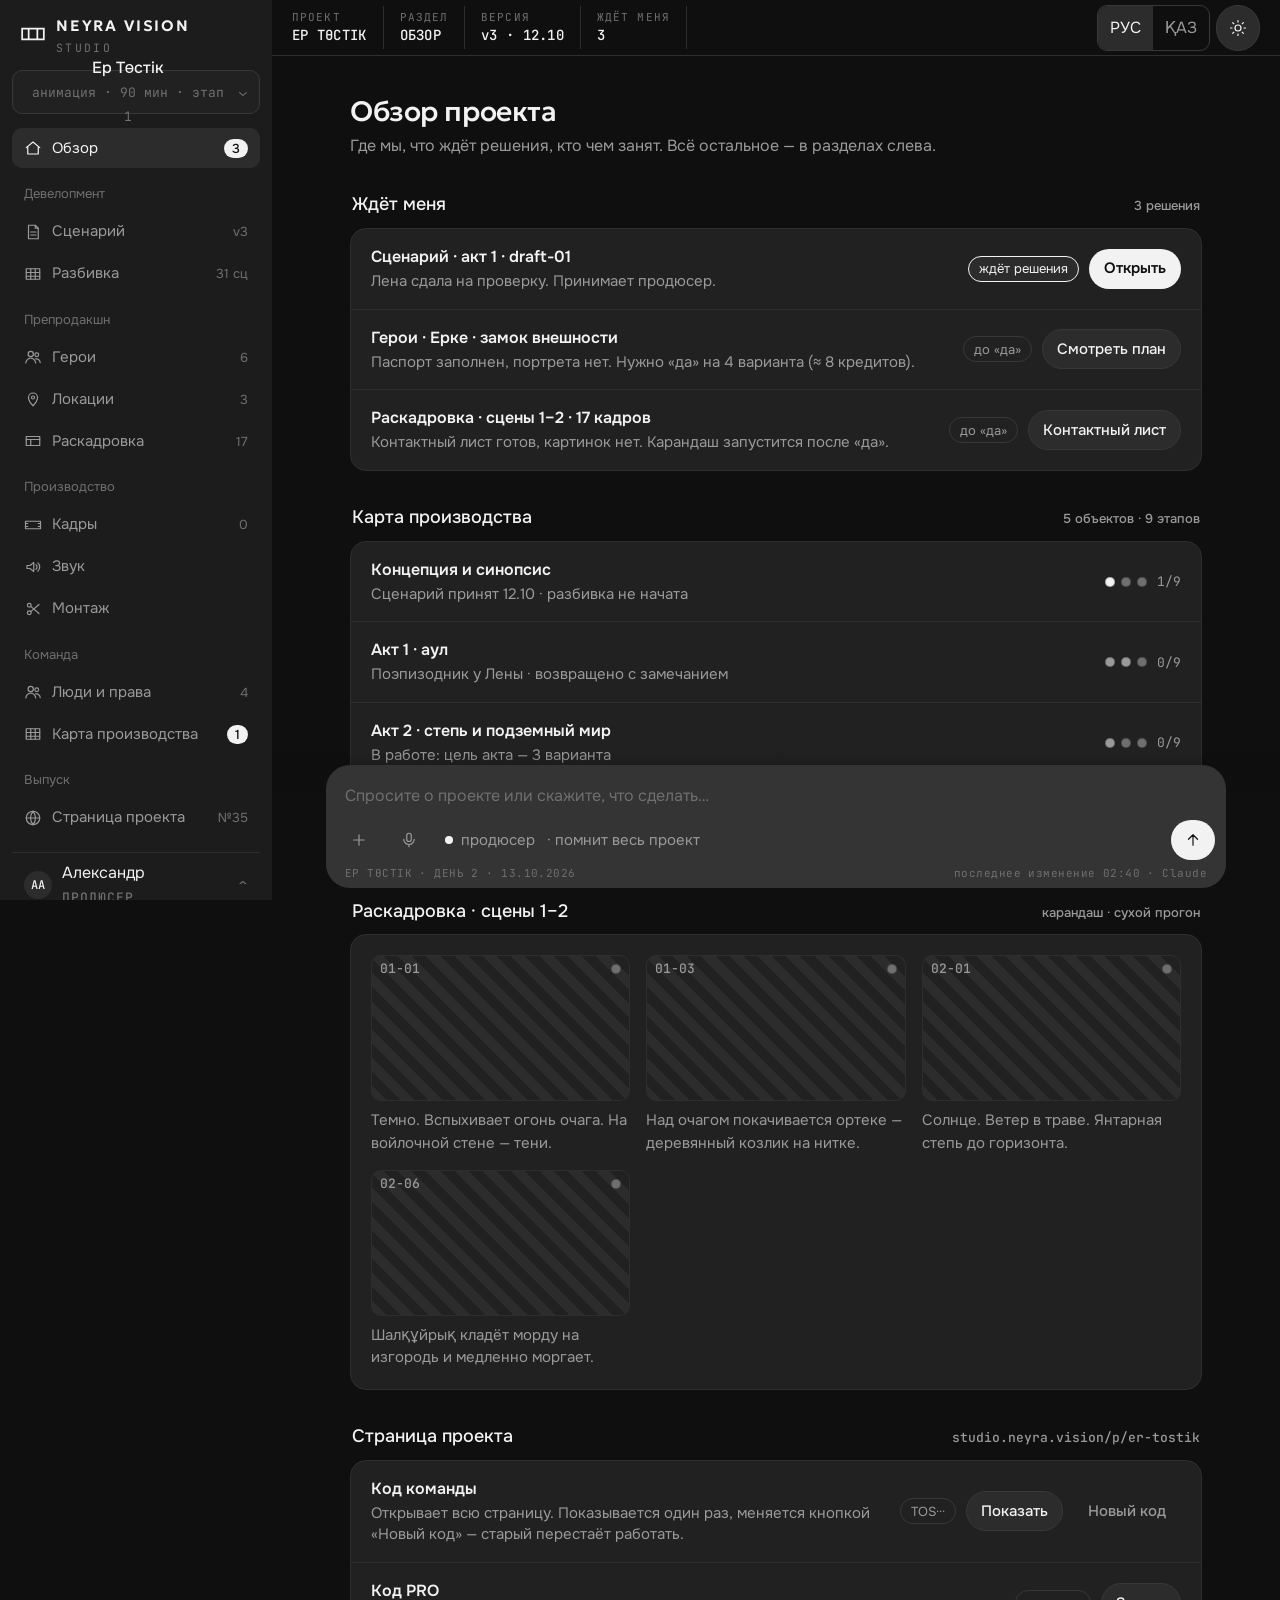
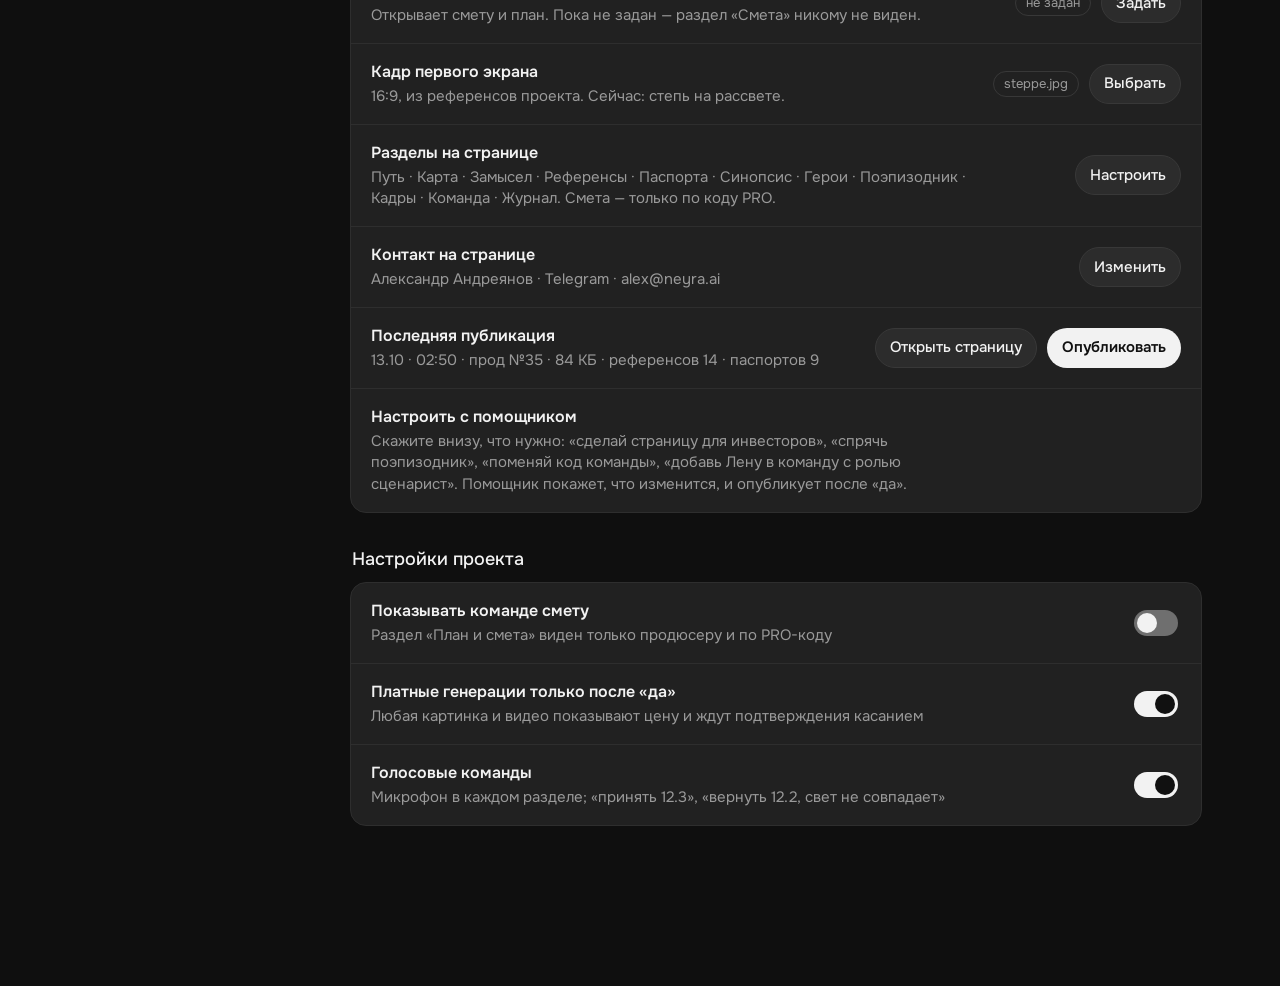
<file: dizayn/okno-proekta.html>
<!doctype html>
<html lang="ru" data-theme="graphite">
<head>
<meta charset="utf-8">
<meta name="viewport" content="width=device-width,initial-scale=1">
<title>Окно проекта · прототип дизайна</title>
<meta name="theme-color" content="#0f0f0f">
<link rel="stylesheet" href="tokeny.css">
<style>
*{box-sizing:border-box}html,body{height:100%}
body{margin:0;background:var(--bg);color:var(--text);font:400 var(--fs-text)/1.5 var(--body);-webkit-font-smoothing:antialiased}
a{color:inherit;text-decoration:none}button,input,textarea,select{font:inherit;color:inherit}
:focus-visible{outline:2px solid var(--accent);outline-offset:2px}::selection{background:var(--accent);color:var(--accent-ink)}
.mono{font-family:var(--mono);font-variant-numeric:tabular-nums}
.label{font:500 var(--fs-label)/1 var(--mono);letter-spacing:.08em;text-transform:uppercase;color:var(--dim)}
/* ---------- каркас: боковая колонка · рабочее поле · помощник снизу ---------- */
.app{display:grid;grid-template-columns:var(--side-w) 1fr;min-height:100dvh}
.side{background:var(--bg-side);padding:12px;display:flex;flex-direction:column;gap:14px;position:sticky;top:0;height:100dvh;overflow:auto}
.side .brand{display:flex;align-items:center;gap:10px;min-height:44px;padding:0 8px}
.side .brand b{font:600 .95rem/1 var(--disp);letter-spacing:.12em;text-transform:uppercase}
.side .brand small{display:block;font:400 .72rem/1 var(--mono);letter-spacing:.2em;color:var(--dim);margin-top:.35em}
.proj{display:flex;align-items:center;justify-content:space-between;gap:8px;min-height:44px;padding:0 12px;border:1px solid var(--line);border-radius:var(--r-sm);background:var(--surface)}
.proj b{font-weight:500}.proj .mono{color:var(--dim);font-size:var(--fs-label)}
.nav{display:flex;flex-direction:column;gap:2px}
.nav .glabel{padding:14px 12px 6px;font-size:var(--fs-label);color:var(--dim);font-family:var(--body);text-transform:none;letter-spacing:0}
.nav a{display:flex;align-items:center;gap:10px;min-height:40px;padding:0 12px;border-radius:var(--r-sm);color:var(--muted);font-size:var(--fs-small);transition:background .15s var(--ease),color .15s var(--ease)}
.nav a:hover{background:var(--surface);color:var(--text)}
.nav a[aria-current]{background:var(--surface-2);color:var(--text)}
.nav a svg{width:18px;height:18px;flex:none;stroke:currentColor;fill:none;stroke-width:1.6;stroke-linecap:round;stroke-linejoin:round}
.nav a .n{margin-left:auto;font:400 var(--fs-label)/1 var(--body);color:var(--dim)}
.nav a .n.hot{color:var(--accent-ink);background:var(--accent);border-radius:999px;padding:3px 8px;font-weight:500}
.side .me{margin-top:auto;display:flex;align-items:center;gap:10px;min-height:44px;padding:0 12px;border-top:1px solid var(--line-soft)}
.ava{width:28px;height:28px;border-radius:50%;background:var(--surface-2);display:grid;place-items:center;font:500 .75rem/1 var(--mono)}
.main{display:flex;flex-direction:column;min-width:0}
/* ---------- хлопушка: подпись окна ---------- */
.slate{position:sticky;top:0;z-index:2;background:var(--bg);border-bottom:1px solid var(--line-soft);display:flex;align-items:center;gap:0;min-height:56px;padding:0 20px}
.slate .cell{display:flex;flex-direction:column;justify-content:center;padding:6px 16px 6px 0;margin-right:16px;border-right:1px solid var(--line-soft);min-height:40px}
.slate .cell:last-of-type{border:0}
.slate .cell span{font:400 .6875rem/1 var(--mono);letter-spacing:.1em;text-transform:uppercase;color:var(--dim)}
.slate .cell b{font:500 .875rem/1.2 var(--mono);margin-top:4px;letter-spacing:.02em}
.slate .tools{margin-left:auto;display:flex;gap:6px}
.btn{display:inline-flex;align-items:center;gap:8px;min-height:40px;padding:0 14px;border-radius:var(--r-pill);border:1px solid var(--line);background:var(--surface-2);color:var(--text);font-size:var(--fs-small);font-weight:500;cursor:pointer;transition:background .15s var(--ease),border-color .15s var(--ease)}
.btn:hover{background:var(--surface-2)}
.btn.primary{background:var(--accent);color:var(--accent-ink);border-color:transparent;font-weight:600}
.btn.ghost{border-color:transparent;background:transparent;color:var(--muted)}
.btn.icon{width:44px;padding:0;justify-content:center}
.btn svg{width:18px;height:18px;stroke:currentColor;fill:none;stroke-width:1.6;stroke-linecap:round;stroke-linejoin:round}
.seg{display:inline-flex;border:1px solid var(--line);border-radius:var(--r-sm);overflow:hidden}
.seg button{min-height:44px;min-width:44px;padding:0 12px;border:0;background:transparent;color:var(--muted);cursor:pointer}
.seg button[aria-pressed=true]{background:var(--surface-2);color:var(--text)}
/* ---------- рабочее поле ---------- */
.work{flex:1;padding:40px 24px 160px;display:grid;gap:36px;max-width:900px;width:100%;margin:0 auto}
h1{font:500 var(--fs-title)/1.15 var(--disp);letter-spacing:-.015em;margin:0 0 6px}
.lead{color:var(--muted);max-width:62ch;margin:0}
.group{display:grid;gap:12px}
.group>header{display:flex;align-items:baseline;gap:12px;padding:0 2px}
.group>header h2{font:500 var(--fs-lead)/1.2 var(--body);margin:0}
.group>header .label{margin-left:auto;font-family:var(--body);text-transform:none;letter-spacing:0;color:var(--muted)}
.sheet{background:var(--surface);border:1px solid var(--line-soft);border-radius:var(--r)}
.sheet>header{display:flex;align-items:center;gap:12px;padding:14px 18px;border-bottom:1px solid var(--line-soft)}
.sheet>header h2{font:500 var(--fs-lead)/1.2 var(--disp);margin:0}
.sheet>header .label{margin-left:auto}
.row{display:grid;grid-template-columns:1fr auto;gap:2px 24px;align-items:center;padding:16px 20px;border-bottom:1px solid var(--line-soft);min-height:64px}
.row:last-child{border-bottom:0}
.row .t{grid-column:1;font-weight:600;font-size:var(--fs-text)}.row .d{grid-column:1;color:var(--muted);font-size:var(--fs-small);line-height:1.45;max-width:62ch}
.row .c{grid-column:2;grid-row:1/3;display:flex;align-items:center;gap:10px;justify-content:flex-end}
.row.action{cursor:pointer}.row.action:hover{background:var(--surface-2)}
/* лампы статуса — пульт */
.lamp{width:10px;height:10px;border-radius:50%;background:var(--lamp-off);box-shadow:inset 0 0 0 1px rgb(0 0 0 / .3)}
.lamp.r{background:var(--lamp-red)}.lamp.a{background:var(--lamp-amber)}.lamp.g{background:var(--lamp-green)}
.lamps{display:inline-flex;gap:6px;align-items:center}
.lamps .mono{font-size:var(--fs-label);color:var(--muted);margin-left:4px}
.pill{display:inline-flex;align-items:center;min-height:26px;padding:0 10px;border-radius:999px;border:1px solid var(--line);font:400 var(--fs-label)/1 var(--body);color:var(--muted)}
.pill.amber{border-color:var(--accent);background:var(--surface-2);color:var(--text)}
.pill.green{border-color:transparent;background:var(--accent);color:var(--accent-ink)}
.pill.red{border-color:var(--muted);background:var(--surface-2);color:var(--text)}
/* переключатель как в настройках Codex */
.sw{appearance:none;width:44px;height:26px;border-radius:999px;background:var(--lamp-off);position:relative;cursor:pointer;border:0;flex:none}
.sw::after{content:"";position:absolute;top:3px;left:3px;width:20px;height:20px;border-radius:50%;background:var(--text);transition:transform .2s var(--ease)}
.sw:checked{background:var(--accent)}.sw:checked::after{transform:translateX(18px);background:var(--accent-ink)}
/* кадры: сетка 16:9 */
.frames{display:grid;grid-template-columns:repeat(auto-fill,minmax(200px,1fr));gap:16px;padding:20px}
.frame{display:grid;gap:8px}
.frame .img{aspect-ratio:16/9;border-radius:var(--r-sm);background:repeating-linear-gradient(45deg,var(--surface-2) 0 10px,var(--surface) 10px 20px);border:1px solid var(--line-soft);position:relative}
.frame .img b{position:absolute;left:8px;top:6px;font:500 var(--fs-label)/1 var(--mono);color:var(--muted)}
.frame .img .lamp{position:absolute;right:8px;top:8px}
.frame p{margin:0;color:var(--muted);font-size:var(--fs-small)}
/* ---------- помощник: одно окно на все этапы ---------- */
.helper{position:fixed;left:var(--side-w);right:0;bottom:0;padding:12px 20px calc(12px + env(safe-area-inset-bottom));background:linear-gradient(to top,var(--bg) 70%,transparent)}
.helper .box{max-width:900px;margin:0 auto;background:var(--field);border:1px solid transparent;border-radius:var(--r-field);padding:10px 10px 8px}.helper .box:focus-within{border-color:var(--line)}
.helper textarea{display:block;width:100%;min-height:44px;max-height:40vh;resize:none;border:0;background:transparent;padding:8px 8px 4px;line-height:1.45}
.helper textarea::placeholder{color:var(--dim)}
.helper .bar{display:flex;align-items:center;gap:6px}
.helper .mode{display:inline-flex;align-items:center;gap:8px;min-height:36px;padding:0 8px;border-radius:999px;color:var(--muted);font-size:var(--fs-small);white-space:nowrap}
.helper .mode i{width:8px;height:8px;border-radius:50%;background:var(--accent);display:inline-block}
.helper .send{margin-left:auto}
.helper .tc{display:flex;justify-content:space-between;gap:12px;padding:8px 8px 0;font:400 .6875rem/1 var(--mono);letter-spacing:.04em;color:var(--dim)}
/* меню аккаунта: простое, главные функции, как у рабочих приложений */
.menu{position:relative;margin-top:auto;border-top:1px solid var(--line-soft);padding-top:8px}
.menu summary{list-style:none;display:flex;align-items:center;gap:10px;min-height:44px;padding:0 12px;border-radius:var(--r-sm);cursor:pointer;color:var(--text)}
.menu summary::-webkit-details-marker{display:none}
.menu summary:hover{background:var(--surface)}
.menu[open] summary{background:var(--surface-2)}
.menu .pop{position:absolute;left:0;bottom:calc(100% + 6px);width:calc(var(--side-w) - 24px);background:var(--surface);border:1px solid var(--line);border-radius:12px;box-shadow:var(--shadow);padding:6px;z-index:5}
.menu .who{display:flex;align-items:center;gap:10px;padding:10px 12px 12px;border-bottom:1px solid var(--line-soft);margin-bottom:6px}
.menu .who b{display:block;font-weight:500}.menu .who span{color:var(--muted);font-size:.9rem}
.menu .pop a{display:flex;align-items:center;gap:10px;min-height:44px;padding:0 12px;border-radius:var(--r-sm);color:var(--text)}
.menu .pop a:hover{background:var(--surface-2)}
.menu .pop a svg{width:18px;height:18px;stroke:currentColor;fill:none;stroke-width:1.6;stroke-linecap:round;stroke-linejoin:round;color:var(--muted)}
.menu .pop a .k{margin-left:auto;font:400 var(--fs-label)/1 var(--mono);color:var(--dim);white-space:nowrap}
.menu .pop hr{border:0;border-top:1px solid var(--line-soft);margin:6px 0}
@media (max-width:860px){
  .side:has(.menu.mob){display:block;position:fixed;inset:auto 8px 68px 8px;height:auto;padding:0;border:0;background:transparent;overflow:visible;z-index:6}
  .side:has(.menu.mob)>:not(.menu){display:none}
  .menu.mob{margin:0;border:0;padding:0}.menu.mob summary{display:none}.menu.mob .pop{position:static;width:auto}
  .helper .mode .full{display:none}.helper textarea{min-height:40px}.helper .tc{flex-direction:column;gap:4px}
}
/* ---------- телефон: колонка прячется в нижнюю панель ---------- */
.tabbar{display:none}
@media (max-width:860px){
  .row .d,.btn,.nav a,.frame p{font-size:1rem}.btn{min-height:44px}
  .app{grid-template-columns:1fr}.side{display:none}
  .helper{left:0;bottom:60px;padding-bottom:8px}
  .work{padding-bottom:200px}
  .slate{padding:0 16px;overflow-x:auto;scrollbar-width:none}.slate .cell{white-space:nowrap}
  .tabbar{display:grid;grid-template-columns:repeat(5,1fr);position:fixed;left:0;right:0;bottom:0;height:60px;background:var(--bg-side);border-top:1px solid var(--line-soft);padding-bottom:env(safe-area-inset-bottom)}
  .tabbar a{display:flex;flex-direction:column;align-items:center;justify-content:center;gap:3px;font:500 .7rem/1 var(--mono);letter-spacing:.04em;text-transform:uppercase;color:var(--dim);min-height:44px}
  .tabbar a[aria-current]{color:var(--text)}
  .tabbar svg{width:20px;height:20px;stroke:currentColor;fill:none;stroke-width:1.6;stroke-linecap:round;stroke-linejoin:round}
  .row{grid-template-columns:1fr}.row .c{grid-column:1;grid-row:auto;justify-content:flex-start;padding-top:6px}
}
@media (prefers-reduced-motion:reduce){*{transition:none!important}}
</style>
</head>
<body>
<svg width="0" height="0" style="position:absolute" aria-hidden="true">
 <symbol id="i-home" viewBox="0 0 24 24"><path d="M3 11.5 12 4l9 7.5"/><path d="M5 10v10h14V10"/></symbol>
 <symbol id="i-script" viewBox="0 0 24 24"><path d="M6 3h9l4 4v14H6z"/><path d="M15 3v4h4M9 12h7M9 16h7"/></symbol>
 <symbol id="i-map" viewBox="0 0 24 24"><path d="M3 5h18v14H3z"/><path d="M3 10h18M3 15h18M9 5v14M15 5v14"/></symbol>
 <symbol id="i-people" viewBox="0 0 24 24"><circle cx="9" cy="8" r="3.5"/><path d="M2.5 20a6.5 6.5 0 0 1 13 0"/><circle cx="17" cy="9" r="2.5"/><path d="M15.5 14.5a5 5 0 0 1 6 5"/></symbol>
 <symbol id="i-pin" viewBox="0 0 24 24"><path d="M12 21s-6-6.2-6-11a6 6 0 0 1 12 0c0 4.8-6 11-6 11z"/><circle cx="12" cy="10" r="2"/></symbol>
 <symbol id="i-board" viewBox="0 0 24 24"><path d="M3 6h18v12H3z"/><path d="M3 10h18M9 10v8"/></symbol>
 <symbol id="i-frame" viewBox="0 0 24 24"><path d="M2 7h20v10H2z"/><path d="M2 10h3M2 14h3M19 10h3M19 14h3"/></symbol>
 <symbol id="i-sound" viewBox="0 0 24 24"><path d="M4 10v4h4l5 4V6L8 10z"/><path d="M16 9a4 4 0 0 1 0 6M18.5 6.5a7.5 7.5 0 0 1 0 11"/></symbol>
 <symbol id="i-cut" viewBox="0 0 24 24"><circle cx="7" cy="7" r="2.5"/><circle cx="7" cy="17" r="2.5"/><path d="M9 8.5 20 18M9 15.5 20 6"/></symbol>
 <symbol id="i-plus" viewBox="0 0 24 24"><path d="M12 5v14M5 12h14"/></symbol>
 <symbol id="i-mic" viewBox="0 0 24 24"><rect x="9" y="3" width="6" height="11" rx="3"/><path d="M5 11a7 7 0 0 0 14 0M12 18v3"/></symbol>
 <symbol id="i-send" viewBox="0 0 24 24"><path d="M12 19V5M6 11l6-6 6 6"/></symbol>
 <symbol id="i-gauge" viewBox="0 0 24 24"><path d="M4 16a8 8 0 1 1 16 0"/><path d="M12 16l4-5"/><path d="M3 20h18"/></symbol>
 <symbol id="i-gear" viewBox="0 0 24 24"><circle cx="12" cy="12" r="3"/><path d="M19.4 15a1.7 1.7 0 0 0 .3 1.8l.1.1a2 2 0 1 1-2.8 2.8l-.1-.1a1.7 1.7 0 0 0-1.8-.3 1.7 1.7 0 0 0-1 1.5V21a2 2 0 1 1-4 0v-.1a1.7 1.7 0 0 0-1-1.5 1.7 1.7 0 0 0-1.8.3l-.1.1a2 2 0 1 1-2.8-2.8l.1-.1a1.7 1.7 0 0 0 .3-1.8 1.7 1.7 0 0 0-1.5-1H3a2 2 0 1 1 0-4h.1a1.7 1.7 0 0 0 1.5-1 1.7 1.7 0 0 0-.3-1.8l-.1-.1a2 2 0 1 1 2.8-2.8l.1.1a1.7 1.7 0 0 0 1.8.3H9a1.7 1.7 0 0 0 1-1.5V3a2 2 0 1 1 4 0v.1a1.7 1.7 0 0 0 1 1.5 1.7 1.7 0 0 0 1.8-.3l.1-.1a2 2 0 1 1 2.8 2.8l-.1.1a1.7 1.7 0 0 0-.3 1.8V9a1.7 1.7 0 0 0 1.5 1H21a2 2 0 1 1 0 4h-.1a1.7 1.7 0 0 0-1.5 1z"/></symbol>
 <symbol id="i-globe" viewBox="0 0 24 24"><circle cx="12" cy="12" r="9"/><path d="M3 12h18M12 3a14 14 0 0 1 0 18M12 3a14 14 0 0 0 0 18"/></symbol>
 <symbol id="i-help" viewBox="0 0 24 24"><circle cx="12" cy="12" r="9"/><path d="M9.5 9.5a2.5 2.5 0 1 1 3.5 2.3c-.7.3-1 .8-1 1.7M12 17h.01"/></symbol>
 <symbol id="i-exit" viewBox="0 0 24 24"><path d="M10 4H5v16h5M14 8l4 4-4 4M8 12h10"/></symbol>
 <symbol id="i-sun" viewBox="0 0 24 24"><circle cx="12" cy="12" r="4"/><path d="M12 2v2M12 20v2M2 12h2M20 12h2M4.9 4.9l1.4 1.4M17.7 17.7l1.4 1.4M4.9 19.1l1.4-1.4M17.7 6.3l1.4-1.4"/></symbol>
</svg>

<div class="app">
 <aside class="side">
  <a class="brand" href="#"><svg width="26" height="26" viewBox="0 0 24 24" fill="none" stroke="currentColor" stroke-width="1.6"><path d="M2 7h20v10H2z"/><path d="M8 7v10M16 7v10"/></svg><span><b>Neyra Vision</b><small>STUDIO</small></span></a>
  <button class="proj" type="button" aria-label="Сменить проект"><span><b>Ер Төстік</b><br><span class="mono">анимация · 90 мин · этап 1</span></span><span class="mono">⌄</span></button>
  <nav class="nav" aria-label="Разделы проекта">
   <a href="#" aria-current="page"><svg><use href="#i-home"/></svg>Обзор<span class="n hot">3</span></a>
   <span class="glabel">Девелопмент</span>
   <a href="#"><svg><use href="#i-script"/></svg>Сценарий<span class="n">v3</span></a>
   <a href="#"><svg><use href="#i-map"/></svg>Разбивка<span class="n">31 сц</span></a>
   <span class="glabel">Препродакшн</span>
   <a href="#"><svg><use href="#i-people"/></svg>Герои<span class="n">6</span></a>
   <a href="#"><svg><use href="#i-pin"/></svg>Локации<span class="n">3</span></a>
   <a href="#"><svg><use href="#i-board"/></svg>Раскадровка<span class="n">17</span></a>
   <span class="glabel">Производство</span>
   <a href="#"><svg><use href="#i-frame"/></svg>Кадры<span class="n">0</span></a>
   <a href="#"><svg><use href="#i-sound"/></svg>Звук</a>
   <a href="#"><svg><use href="#i-cut"/></svg>Монтаж</a>
   <span class="glabel">Команда</span>
   <a href="#"><svg><use href="#i-people"/></svg>Люди и права<span class="n">4</span></a>
   <a href="#"><svg><use href="#i-map"/></svg>Карта производства<span class="n hot">1</span></a>
   <span class="glabel">Выпуск</span>
   <a href="#stranica"><svg><use href="#i-globe"/></svg>Страница проекта<span class="n">№35</span></a>
  </nav>
  <details class="menu" id="menu">
   <summary><span class="ava">АА</span><span>Александр<br><span class="label">продюсер</span></span><span class="mono" style="margin-left:auto;color:var(--dim)">⌃</span></summary>
   <div class="pop" role="menu">
    <div class="who"><span class="ava">АА</span><span style="min-width:0"><b>Александр Андреянов</b><span style="display:block;overflow-wrap:anywhere">alex@neyra.ai</span></span></div>
    <a href="#" role="menuitem"><svg><use href="#i-gauge"/></svg>Кредиты и расход<span class="k">467 кр</span></a>
    <a href="#" role="menuitem"><svg><use href="#i-board"/></svg>Мои проекты<span class="k">3</span></a>
    <a href="#" role="menuitem"><svg><use href="#i-people"/></svg>Пригласить в проект</a>
    <a href="#" role="menuitem"><svg><use href="#i-gear"/></svg>Настройки<span class="k">⌘ ,</span></a>
    <a href="#" role="menuitem"><svg><use href="#i-globe"/></svg>Язык<span class="k">RU · KZ</span></a>
    <hr>
    <a href="#" role="menuitem"><svg><use href="#i-help"/></svg>Как это работает</a>
    <a href="#" role="menuitem"><svg><use href="#i-script"/></svg>Что нового<span class="k">№36</span></a>
    <hr>
    <a href="#" role="menuitem"><svg><use href="#i-exit"/></svg>Выйти</a>
   </div>
  </details>
 </aside>

 <main class="main">
  <header class="slate" aria-label="Хлопушка: где вы находитесь">
   <div class="cell"><span>Проект</span><b>ЕР ТӨСТІК</b></div>
   <div class="cell"><span>Раздел</span><b>ОБЗОР</b></div>
   <div class="cell"><span>Версия</span><b>v3 · 12.10</b></div>
   <div class="cell"><span>Ждёт меня</span><b>3</b></div>
   <div class="tools">
    <div class="seg" role="group" aria-label="Язык"><button type="button" aria-pressed="true">РУС</button><button type="button">ҚАЗ</button></div>
    <button class="btn icon" type="button" aria-label="Бумажный режим" onclick="document.documentElement.dataset.theme=document.documentElement.dataset.theme==='paper'?'graphite':'paper'"><svg><use href="#i-sun"/></svg></button>
   </div>
  </header>

  <section class="work">
   <div>
    <h1>Обзор проекта</h1>
    <p class="lead">Где мы, что ждёт решения, кто чем занят. Всё остальное — в разделах слева.</p>
   </div>

   <div class="group">
    <header><h2>Ждёт меня</h2><span class="label">3 решения</span></header>
    <div class="sheet">
    <div class="row action"><div class="t">Сценарий · акт 1 · draft-01</div><div class="d">Лена сдала на проверку. Принимает продюсер.</div><div class="c"><span class="pill amber">ждёт решения</span><button class="btn primary" type="button">Открыть</button></div></div>
    <div class="row action"><div class="t">Герои · Ерке · замок внешности</div><div class="d">Паспорт заполнен, портрета нет. Нужно «да» на 4 варианта (≈ 8 кредитов).</div><div class="c"><span class="pill">до «да»</span><button class="btn" type="button">Смотреть план</button></div></div>
    <div class="row action"><div class="t">Раскадровка · сцены 1–2 · 17 кадров</div><div class="d">Контактный лист готов, картинок нет. Карандаш запустится после «да».</div><div class="c"><span class="pill">до «да»</span><button class="btn" type="button">Контактный лист</button></div></div>
   </div></div>

   <div class="group">
    <header><h2>Карта производства</h2><span class="label">5 объектов · 9 этапов</span></header>
    <div class="sheet">
    <div class="row"><div class="t">Концепция и синопсис</div><div class="d">Сценарий принят 12.10 · разбивка не начата</div><div class="c"><span class="lamps"><i class="lamp g"></i><i class="lamp"></i><i class="lamp"></i><span class="mono">1/9</span></span></div></div>
    <div class="row"><div class="t">Акт 1 · аул</div><div class="d">Поэпизодник у Лены · возвращено с замечанием</div><div class="c"><span class="lamps"><i class="lamp r"></i><i class="lamp a"></i><i class="lamp"></i><span class="mono">0/9</span></span></div></div>
    <div class="row"><div class="t">Акт 2 · степь и подземный мир</div><div class="d">В работе: цель акта — 3 варианта</div><div class="c"><span class="lamps"><i class="lamp a"></i><i class="lamp"></i><i class="lamp"></i><span class="mono">0/9</span></span></div></div>
    <div class="row action"><div class="t">Открыть всю карту</div><div class="d">Объекты × этапы, кто тормозит, лента решений</div><div class="c"><span class="mono" style="color:var(--dim)">→</span></div></div>
   </div></div>

   <div class="group">
    <header><h2>Раскадровка · сцены 1–2</h2><span class="label">карандаш · сухой прогон</span></header>
    <div class="sheet">
    <div class="frames">
     <div class="frame"><div class="img"><b>01-01</b><i class="lamp"></i></div><p>Темно. Вспыхивает огонь очага. На войлочной стене — тени.</p></div>
     <div class="frame"><div class="img"><b>01-03</b><i class="lamp"></i></div><p>Над очагом покачивается ортеке — деревянный козлик на нитке.</p></div>
     <div class="frame"><div class="img"><b>02-01</b><i class="lamp"></i></div><p>Солнце. Ветер в траве. Янтарная степь до горизонта.</p></div>
     <div class="frame"><div class="img"><b>02-06</b><i class="lamp"></i></div><p>Шалқұйрық кладёт морду на изгородь и медленно моргает.</p></div>
    </div>
   </div></div>

   <div class="group" id="stranica">
    <header><h2>Страница проекта</h2><span class="label mono" style="font-family:var(--mono)">studio.neyra.vision/p/er-tostik</span></header>
    <div class="sheet">
    <div class="row"><div class="t">Код команды</div><div class="d">Открывает всю страницу. Показывается один раз, меняется кнопкой «Новый код» — старый перестаёт работать.</div><div class="c"><span class="pill mono">TOS···</span><button class="btn" type="button">Показать</button><button class="btn ghost" type="button">Новый код</button></div></div>
    <div class="row"><div class="t">Код PRO</div><div class="d">Открывает смету и план. Пока не задан — раздел «Смета» никому не виден.</div><div class="c"><span class="pill">не задан</span><button class="btn" type="button">Задать</button></div></div>
    <div class="row"><div class="t">Кадр первого экрана</div><div class="d">16:9, из референсов проекта. Сейчас: степь на рассвете.</div><div class="c"><span class="pill mono">steppe.jpg</span><button class="btn" type="button">Выбрать</button></div></div>
    <div class="row"><div class="t">Разделы на странице</div><div class="d">Путь · Карта · Замысел · Референсы · Паспорта · Синопсис · Герои · Поэпизодник · Кадры · Команда · Журнал. Смета — только по коду PRO.</div><div class="c"><button class="btn" type="button">Настроить</button></div></div>
    <div class="row"><div class="t">Контакт на странице</div><div class="d">Александр Андреянов · Telegram · alex@neyra.ai</div><div class="c"><button class="btn" type="button">Изменить</button></div></div>
    <div class="row"><div class="t">Последняя публикация</div><div class="d">13.10 · 02:50 · прод №35 · 84 КБ · референсов 14 · паспортов 9</div><div class="c"><button class="btn" type="button">Открыть страницу</button><button class="btn primary" type="button">Опубликовать</button></div></div>
    <div class="row"><div class="t">Настроить с помощником</div><div class="d">Скажите внизу, что нужно: «сделай страницу для инвесторов», «спрячь поэпизодник», «поменяй код команды», «добавь Лену в команду с ролью сценарист». Помощник покажет, что изменится, и опубликует после «да».</div></div>
   </div></div>

   <div class="group">
    <header><h2>Настройки проекта</h2></header>
    <div class="sheet">
    <div class="row"><div class="t">Показывать команде смету</div><div class="d">Раздел «План и смета» виден только продюсеру и по PRO-коду</div><div class="c"><input class="sw" type="checkbox" aria-label="Показывать команде смету"></div></div>
    <div class="row"><div class="t">Платные генерации только после «да»</div><div class="d">Любая картинка и видео показывают цену и ждут подтверждения касанием</div><div class="c"><input class="sw" type="checkbox" checked aria-label="Платные генерации только после да"></div></div>
    <div class="row"><div class="t">Голосовые команды</div><div class="d">Микрофон в каждом разделе; «принять 12.3», «вернуть 12.2, свет не совпадает»</div><div class="c"><input class="sw" type="checkbox" checked aria-label="Голосовые команды"></div></div>
   </div></div>
  </section>

  <div class="helper" aria-label="Помощник проекта">
   <div class="box">
    <textarea rows="1" placeholder="Спросите о проекте или скажите, что сделать…"></textarea>
    <div class="bar">
     <button class="btn ghost icon" type="button" aria-label="Прикрепить"><svg><use href="#i-plus"/></svg></button>
     <button class="btn ghost icon" type="button" aria-label="Голос"><svg><use href="#i-mic"/></svg></button>
     <span class="mode"><i></i>продюсер<span class="full">&nbsp;· помнит весь проект</span></span>
     <button class="btn primary icon send" type="button" aria-label="Отправить"><svg><use href="#i-send"/></svg></button>
    </div>
    <div class="tc"><span>ЕР ТӨСТІК · ДЕНЬ 2 · 13.10.2026</span><span>последнее изменение 02:40 · Claude</span></div>
   </div>
  </div>

  <nav class="tabbar" aria-label="Разделы">
   <a href="#" aria-current="page"><svg><use href="#i-home"/></svg>Обзор</a>
   <a href="#"><svg><use href="#i-script"/></svg>Сценарий</a>
   <a href="#"><svg><use href="#i-board"/></svg>Борды</a>
   <a href="#"><svg><use href="#i-map"/></svg>Карта</a>
   <a href="#" onclick="const m=document.getElementById('menu');m.classList.toggle('mob');m.open=m.classList.contains('mob');return false"><svg><use href="#i-people"/></svg>Ещё</a>
  </nav>
 </main>
</div>
</body>
</html>
</file>
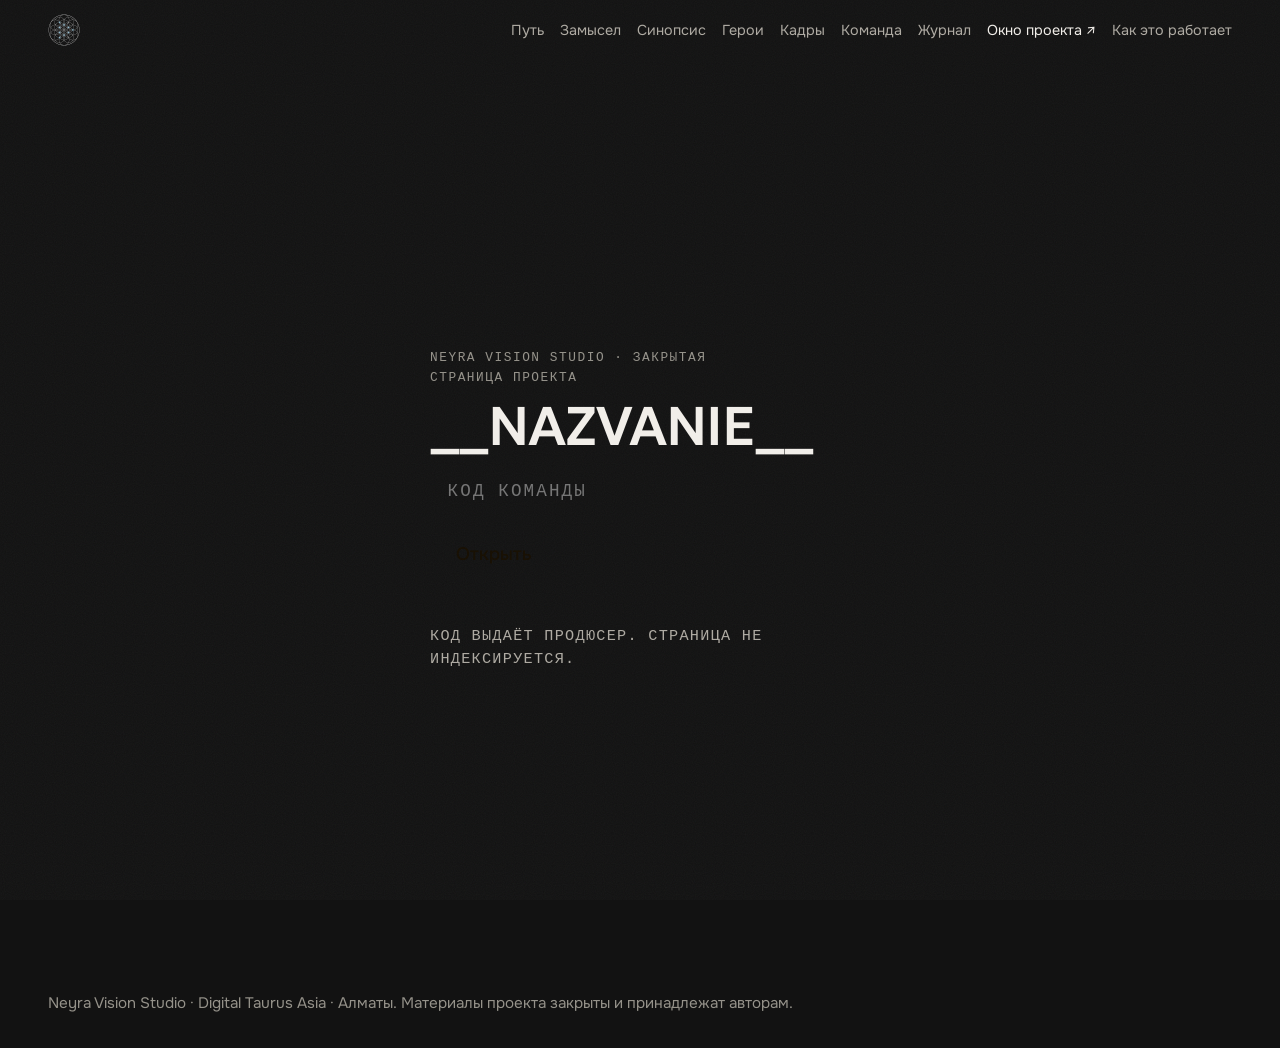
<file: tools/shablon-proekta.html>
<!DOCTYPE html>
<html lang="ru">
<head>
<meta charset="utf-8">
<meta name="viewport" content="width=device-width, initial-scale=1">
<title>__TITLE__</title>
<meta name="robots" content="noindex, nofollow">
<meta name="description" content="__DESC__">
<meta name="theme-color" content="#121110">
<meta property="og:title" content="__TITLE__">
<meta property="og:description" content="Закрытая страница проекта · Neyra Vision Studio">
<meta property="og:image" content="__OG__">
<link rel="icon" href="../../assets/favicon-64.png" sizes="64x64">
<link rel="preconnect" href="https://fonts.googleapis.com"><link rel="preconnect" href="https://fonts.gstatic.com" crossorigin>
<link href="https://fonts.googleapis.com/css2?family=Geologica:wght@300;500;600&family=Onest:wght@400;500;600&family=PT+Mono&display=swap" rel="stylesheet">
<style>
:root{--bg:__BG__;--accent:__ACCENT__;--bg-2:color-mix(in oklch,var(--bg) 92%,white);--surface:color-mix(in oklch,var(--bg) 86%,white);--line:color-mix(in oklch,var(--bg) 70%,white);--line-soft:color-mix(in oklch,var(--bg) 80%,white);--text:oklch(0.95 0.008 85);--muted:oklch(0.74 0.012 85);--dim:oklch(0.66 0.012 85);--accent-ink:oklch(0.18 0.03 80);--ok:oklch(0.78 0.14 150);--warn:var(--accent);--bad:oklch(0.76 0.16 25);--disp:"Geologica","Onest",system-ui,sans-serif;--body:"Onest",system-ui,sans-serif;--mono:"PT Mono",ui-monospace,Menlo,monospace;--step-0:clamp(1rem,0.96rem + 0.22vw,1.15rem);--step-1:clamp(1.2rem,1.08rem + 0.6vw,1.6rem);--step-2:clamp(1.5rem,1.25rem + 1.3vw,2.3rem);--step-3:clamp(2rem,1.45rem + 2.8vw,3.4rem);--gutter:clamp(1rem,4vw,3rem);--section:clamp(4rem,9vw,8rem);--ease-out:cubic-bezier(0.16,1,0.3,1);color-scheme:dark}
*{box-sizing:border-box}html{scroll-behavior:smooth}
body{margin:0;background:var(--bg);color:var(--text);font:400 var(--step-0)/1.55 var(--body);-webkit-font-smoothing:antialiased;overflow-x:hidden}
::selection{background:var(--accent);color:var(--accent-ink)}:focus-visible{outline:2px solid var(--accent);outline-offset:3px}
img{display:block;max-width:100%}a{color:inherit}
h1,h2,h3,h4{font-family:var(--disp);font-weight:500;line-height:1.05;letter-spacing:-.02em;margin:0;text-wrap:balance}
h1{font-size:clamp(2.6rem,1.4rem + 7vw,7rem);line-height:.95;font-weight:600}h2{font-size:var(--step-3);margin:.6rem 0 1.4rem}h3{font-size:var(--step-1);margin:1.6rem 0 .5rem}h4{font-size:var(--step-0);margin:1.2rem 0 .4rem;color:var(--muted)}
p{margin:0;text-wrap:pretty}.wrap{width:min(100% - 2*var(--gutter),1200px);margin-inline:auto}section{padding-block:var(--section)}
.caps{font-family:var(--mono);font-size:.8rem;letter-spacing:.12em;text-transform:uppercase;color:var(--dim)}.muted{color:var(--muted)}
.btn{display:inline-flex;align-items:center;gap:.5em;min-height:48px;padding:.75em 1.4em;border-radius:999px;border:1px solid transparent;font:500 var(--step-0)/1 var(--body);text-decoration:none;cursor:pointer;background:transparent;color:var(--text);transition:transform .2s var(--ease-out),background-color .2s}
.btn--main{background:var(--accent);color:var(--accent-ink)}.btn--ghost{border-color:var(--line)}.btn:active{transform:scale(.97)}
/* шапка */
.top{position:sticky;top:0;z-index:20;backdrop-filter:blur(10px);background:color-mix(in oklch,var(--bg) 80%,transparent);border-bottom:1px solid var(--line-soft)}
.top .wrap{display:flex;align-items:center;justify-content:space-between;gap:1rem;min-height:60px}
.top a.brand{display:inline-flex;align-items:center;min-height:44px;opacity:.92}.top a.brand:hover{opacity:1}.top a.brand img{width:32px;height:32px;display:block}.top nav{display:flex;gap:1rem;flex-wrap:wrap}
.top nav a{font-size:.9rem;color:var(--muted);text-decoration:none;white-space:nowrap}.top nav a:hover{color:var(--text)}
@media (max-width:760px){.top nav{display:none}}
/* замок */
.gate-screen{min-height:100svh;display:grid;place-items:center;padding:var(--gutter)}
.gate{display:grid;gap:.8rem;width:min(100%,420px)}.gate input{font:500 1.1rem var(--mono);letter-spacing:.12em;text-transform:uppercase;padding:.9em 1em;border-radius:8px;border:1px solid var(--line);background:var(--surface);color:var(--text);min-height:48px}
.gate .err{color:var(--bad);font-size:.95rem;min-height:1.4em}.gate--inline{grid-template-columns:1fr auto;align-items:center}
.gate-screen h1{font-size:var(--step-3);font-weight:500}
/* первый экран тайтла */
.title-hero{position:relative;min-height:92svh;display:grid;align-content:end;overflow:hidden}
.title-hero__art{position:absolute;inset:0}.title-hero__art img{width:100%;height:100%;object-fit:cover}
.title-hero__art::after{content:"";position:absolute;inset:0;background:linear-gradient(to top,var(--bg) 0%,color-mix(in oklch,var(--bg) 85%,transparent) 32%,color-mix(in oklch,var(--bg) 35%,transparent) 62%,transparent 100%),linear-gradient(to right,color-mix(in oklch,var(--bg) 70%,transparent),transparent 70%)}
.title-hero__body{text-shadow:0 1px 2px rgb(0 0 0/.5),0 2px 24px rgb(0 0 0/.45)}.title-hero__body .caps{color:var(--text);opacity:.85}
.title-hero__body{position:relative;padding-block:0 clamp(2rem,6vh,5rem);display:grid;gap:1rem;max-width:64ch}
.meta{display:flex;flex-wrap:wrap;list-style:none;margin:0;padding:0;color:var(--muted);font-variant-numeric:tabular-nums}.meta li+li::before{content:"·";margin-inline:.6em;color:var(--line)}
.logline{font-size:var(--step-1);line-height:1.35;max-width:52ch}.actions{display:flex;flex-wrap:wrap;gap:.6rem}.credits-line{color:var(--muted)}.credits-line b{color:var(--text);font-weight:500}
@media (prefers-reduced-motion:no-preference){.title-hero__art img{animation:breathe 9s var(--ease-out) both}@keyframes breathe{from{transform:scale(1.06)}to{transform:scale(1)}}}
/* путь */
.put{list-style:none;margin:0;padding:0;display:grid;gap:0;border-top:1px solid var(--line)}
.put li{display:grid;grid-template-columns:3rem 1fr auto;gap:1rem;align-items:center;padding:1rem 0;border-bottom:1px solid var(--line-soft);color:var(--dim)}
.put li .n{font-family:var(--mono)}.put li .t b{display:block;color:var(--muted);font-weight:500}.put li .t small{color:var(--dim)}
.put li.done{color:var(--ok)}.put li.done .t b{color:var(--text)}.put li.now .t b{color:var(--text)}.put li.now .n{color:var(--accent)}.put li.now{background:color-mix(in oklch,var(--accent) 6%,transparent);margin-inline:-1rem;padding-inline:1rem}
.gate{font-family:var(--mono);font-size:.8rem;letter-spacing:.1em;text-transform:uppercase;color:var(--accent)}.put .gate{font-family:var(--mono)}
/* карта производства */
.karta{overflow-x:auto;margin-top:1.5rem;border:1px solid var(--line);border-radius:8px}.karta table{border-collapse:collapse;min-width:900px;width:100%;font-size:.92rem}
.karta th{font-family:var(--mono);font-weight:400;font-size:.78rem;letter-spacing:.08em;text-transform:uppercase;color:var(--dim);padding:.7rem .6rem;border-bottom:1px solid var(--line);text-align:left;background:var(--bg-2)}
.karta th[scope=row]{font-family:var(--body);font-size:.95rem;letter-spacing:0;text-transform:none;color:var(--text);background:transparent;white-space:nowrap}
.karta td{padding:.6rem .6rem;border-bottom:1px solid var(--line-soft);border-left:1px solid var(--line-soft);vertical-align:top;color:var(--muted);min-width:7.5rem}
.karta tr:last-child td{border-bottom:0}.karta .k__sym{display:inline-block;width:1.3em;font-family:var(--mono)}.karta .k__txt{font-size:.88rem}
.karta td.e{color:var(--dim)}.karta td.w{color:var(--text);background:color-mix(in oklch,var(--accent) 7%,transparent)}.karta td.w .k__sym{color:var(--accent)}.karta td.d{color:var(--text)}.karta td.d .k__sym,.karta td.a .k__sym{color:var(--ok)}.karta td.a{color:var(--text);background:color-mix(in oklch,var(--ok) 6%,transparent)}.karta td.r{color:var(--text);background:color-mix(in oklch,var(--bad) 10%,transparent)}.karta td.r .k__sym{color:var(--bad)}
/* документы */
.grid2{display:grid;gap:3rem;grid-template-columns:1fr}@media (min-width:900px){.grid2{grid-template-columns:7fr 5fr}}
.doc{max-width:72ch}.doc p{margin:0 0 1em;color:var(--muted)}.doc b{color:var(--text);font-weight:500}.doc ul,.doc ol{margin:0 0 1em;padding-left:1.2em;color:var(--muted)}.doc li{margin:.25em 0}
.doc.big p{font-family:var(--disp);font-size:var(--step-2);line-height:1.15;color:var(--text);font-weight:300}.doc.cols{max-width:none;columns:2;column-gap:3rem}@media (max-width:860px){.doc.cols{columns:1}}
.doc .red{color:var(--accent)}.doc .lena{color:var(--ok)}.doc code{font-family:var(--mono);font-size:.9em;color:var(--dim)}
.podzag{color:var(--dim);font-style:italic;margin-top:1rem}
.tbl{overflow-x:auto;margin:0 0 1.5em;max-width:none}.tbl table{border-collapse:collapse;width:100%;font-size:.95rem;min-width:640px}.tbl th{text-align:left;font-family:var(--mono);font-weight:400;font-size:.78rem;letter-spacing:.08em;text-transform:uppercase;color:var(--dim);padding:.6rem .6rem;border-bottom:1px solid var(--line)}.tbl td{padding:.7rem .6rem;border-bottom:1px solid var(--line-soft);vertical-align:top;color:var(--muted)}.tbl td b{color:var(--text)}
#geroi .doc,#poepizodnik .doc{max-width:none}
/* лента референсов */
.lenta{display:grid;grid-auto-flow:column;grid-auto-columns:min(80vw,520px);gap:1rem;overflow-x:auto;scroll-snap-type:x mandatory;padding:0 max(var(--gutter),calc(50vw - 600px)) 1rem;scrollbar-width:thin;scrollbar-color:var(--line) transparent}
.clip{scroll-snap-align:start;margin:0;display:grid;gap:.5rem}.clip__frame{display:block;aspect-ratio:16/9;overflow:hidden;border-radius:6px;background:var(--surface);border:1px solid var(--line-soft)}.clip__frame img{width:100%;height:100%;object-fit:cover}.clip figcaption{font-size:.95rem;color:var(--muted)}
/* карточки кадров */
.boards{display:grid;grid-template-columns:repeat(auto-fill,minmax(280px,1fr));gap:1.5rem 1.25rem;list-style:none;margin:0;padding:0}
.board{display:grid;gap:.6rem}.board__frame{position:relative;aspect-ratio:16/9;background:var(--surface);border:1px solid var(--line);border-radius:4px;overflow:hidden}.board__frame img{width:100%;height:100%;object-fit:cover}
.board__id{position:absolute;left:.5rem;top:.5rem;padding:.3em .55em;background:rgb(0 0 0/.7);font:500 .8rem/1 var(--mono);border-radius:3px}
.board__st{position:absolute;right:.5rem;top:.5rem;padding:.35em .6em;background:rgb(0 0 0/.7);font:500 .8rem/1 var(--mono);letter-spacing:.1em;text-transform:uppercase;border-radius:3px;border:1px solid transparent}
.board__st.g{color:var(--ok);border-color:color-mix(in oklch,var(--ok) 50%,transparent)}.board__st.y{color:var(--accent);border-color:color-mix(in oklch,var(--accent) 50%,transparent)}.board__st.r{color:var(--bad);border-color:color-mix(in oklch,var(--bad) 60%,transparent)}.board__st.d{color:var(--dim);border-color:var(--line)}
.board__specs{display:flex;flex-wrap:wrap;gap:.3rem .9rem;font:.8rem var(--mono);color:var(--muted);text-transform:uppercase;letter-spacing:.06em}.board__action{color:var(--muted)}.board__note{color:var(--accent)}.board__who{color:var(--dim);font-size:.95rem}
/* паспорта героев и локаций */
.passes{display:grid;grid-template-columns:repeat(auto-fill,minmax(300px,1fr));gap:1.5rem 1.25rem;margin-top:.8rem}
.pass{display:grid;gap:.5rem;border:1px solid var(--line-soft);border-radius:10px;padding:1rem;background:var(--bg-2)}
.pass__frame{position:relative;aspect-ratio:16/9;background:var(--surface);border:1px solid var(--line);border-radius:4px;overflow:hidden;display:grid;place-items:center}
.pass__frame img{width:100%;height:100%;object-fit:cover}.pass__empty{color:var(--dim);font-size:.9rem;padding:1rem;text-align:center}
.pass h3{margin:.4rem 0 0;font-size:var(--step-1)}.pass .caps{font-size:.74rem}
.pass__doc{max-width:none;font-size:.95rem}.pass__doc p{margin:0 0 .6em}.pass__doc .red{color:var(--accent)}
.pass details{margin:.4rem 0 .8rem}.pass summary{cursor:pointer;color:var(--dim);font-size:1rem;min-height:44px;display:flex;align-items:center}.pass .promt{display:block;margin-top:.5rem;font:.85rem/1.5 var(--mono);color:var(--muted);white-space:pre-wrap}
/* команда */
.creds{display:grid;gap:.4rem;max-width:60ch}.cred{display:grid;grid-template-columns:1fr 1fr;gap:1rem;padding:.6rem 0;border-bottom:1px solid var(--line-soft)}.cred__rol{color:var(--dim)}.cred__imya{color:var(--text)}.kontakt{margin-top:2rem;color:var(--muted)}
@media (max-width:600px){.cred{grid-template-columns:1fr;gap:.1rem}}
.doc--zh h3{font-size:var(--step-0);color:var(--dim);font-family:var(--mono);font-weight:400;letter-spacing:.06em}
footer{border-top:1px solid var(--line-soft);padding:2rem 0 calc(2rem + env(safe-area-inset-bottom));color:var(--dim);font-size:.95rem}
.grain::after{content:"";position:fixed;inset:0;pointer-events:none;z-index:99;opacity:.045;background-image:url("data:image/svg+xml;utf8,<svg xmlns='http://www.w3.org/2000/svg' width='200' height='200'><filter id='n'><feTurbulence type='fractalNoise' baseFrequency='.9' numOctaves='2' stitchTiles='stitch'/></filter><rect width='100%' height='100%' filter='url(%23n)'/></svg>");mix-blend-mode:overlay}
@media (prefers-reduced-motion:reduce){*,*::before,*::after{transition:none!important;animation:none!important}html{scroll-behavior:auto}}
@media print{.top,.title-hero__art,.lenta,.grain::after,#smeta,footer{display:none!important}body{background:#fff;color:#111}.title-hero{min-height:auto}.boards{grid-template-columns:repeat(2,1fr)}.doc p,.tbl td{color:#222}}
.kontakt a{display:inline-flex;align-items:center;min-height:44px}.brand{min-height:44px;display:inline-flex;align-items:center}
.top nav a.nav-okno{color:var(--accent)}
.hod__grid{display:grid;gap:1.5rem;grid-template-columns:1fr;margin-top:1.2rem}@media(min-width:760px){.hod__grid{grid-template-columns:1fr 1fr 1fr}}.hod h3{margin:0 0 .5rem;font-size:var(--step-0)}.hod .list{list-style:none;margin:0;padding:0;display:grid;gap:.45rem}.hod .list li{padding:.5rem 0;border-bottom:1px solid var(--line-soft);color:var(--muted)}.hod .list li b{color:var(--text);font-weight:500}.hod .mono{font-family:var(--mono);font-size:.8rem;color:var(--dim);margin-right:.4em}.hod__ai{margin-top:1.6rem;padding:1rem 1.2rem;border:1px solid var(--line-soft);border-left:2px solid var(--accent);border-radius:10px}
</style>
</head>
<body class="grain">
<header class="top"><div class="wrap"><a class="brand" href="../../" aria-label="Neyra Vision Studio" title="Neyra Vision Studio"><img src="../../assets/znak-nv.png" alt="" width="32" height="32"></a><nav id="nav" hidden><a href="#put">Путь</a><a href="#zamysel">Замысел</a><a href="#sinopsis">Синопсис</a><a href="#geroi">Герои</a><a href="#kadry">Кадры</a><a href="#komanda">Команда</a><a href="#zhurnal">Журнал</a><a href="../../studio/" class="nav-okno">Окно проекта ↗</a><a href="../../pomoshch/">Как это работает</a></nav></div></header>
<main id="app">
  <div class="gate-screen"><form class="gate" id="gateform">
    <p class="caps">Neyra Vision Studio · закрытая страница проекта</p>
    <h1>__NAZVANIE__</h1>
    <input name="code" placeholder="Код команды" autocomplete="off" autofocus>
    <button class="btn btn--main" type="submit">Открыть</button>
    <p class="err" id="gateerr"></p>
    <p class="muted" style="font-size:.95rem">Код выдаёт продюсер. Страница не индексируется.</p>
  </form></div>
</main>
<footer><div class="wrap">Neyra Vision Studio · Digital Taurus Asia · Алматы. Материалы проекта закрыты и принадлежат авторам.</div></footer>
<script id="payload" type="application/json">__PAYLOAD__</script>
<script id="payload_pro" type="application/json">__PAYLOAD_PRO__</script>
<script>
(function(){
  const u=b=>{const s=atob(b),a=new Uint8Array(s.length);for(let i=0;i<s.length;i++)a[i]=s.charCodeAt(i);return a};
  async function dec(id,code){const P=JSON.parse(document.getElementById(id).textContent);const km=await crypto.subtle.importKey('raw',new TextEncoder().encode(code),'PBKDF2',false,['deriveKey']);const k=await crypto.subtle.deriveKey({name:'PBKDF2',salt:u(P.salt),iterations:P.iter,hash:'SHA-256'},km,{name:'AES-GCM',length:256},false,['decrypt']);return new TextDecoder().decode(await crypto.subtle.decrypt({name:'AES-GCM',iv:u(P.iv)},k,u(P.ct)))}
  const norm=c=>(c||'').replace(/\s+/g,'').toUpperCase();
  async function open(code){
    code=norm(code); if(!code) return false;
    try{const html=await dec('payload',code);document.getElementById('app').innerHTML=html;document.getElementById('nav').hidden=false;try{sessionStorage.setItem('nv-code-'+location.pathname,code)}catch(e){};wirePro();wireLive();if(location.hash){const el=document.querySelector(location.hash);el&&el.scrollIntoView()}return true}catch(e){return false}
  }
  async function wireLive(){
    const sec=document.querySelector('#hod[data-api]'); if(!sec) return;
    let api; try{api=JSON.parse(sec.dataset.api)}catch(e){return}
    const status=sec.querySelector('.hod__status'), grid=sec.querySelector('.hod__grid'), ai=sec.querySelector('.hod__ai');
    const E=v=>String(v??'').replace(/&/g,'&amp;').replace(/</g,'&lt;').replace(/>/g,'&gt;');
    const get=async(path)=>{const r=await fetch(api.url+path,{headers:{'X-Key':api.key},credentials:'omit',cache:'no-store'});if(!r.ok)throw new Error('сервер '+r.status);return r.json()};
    const stageRu={script:'Сценарий',breakdown:'Разбивка',heroes:'Герои',locations:'Локации',storyboard:'Раскадровка',shots:'Кадры',video:'Видео',sound:'Звук',edit:'Монтаж'};
    const typeRu={scene:'Сцена',shot:'Кадр',teaser:'Тизер',episode:'Серия',character:'Герой',location:'Локация',project:'Проект',member:'Участник',version:'Версия',script:'Сценарий',breakdown:'Разбивка',approval:'Решение',cell:'Задача'};
    const actRu={created:'— создание',updated:'— изменение',deleted:'— удаление',imported:'— импорт',approved:'— принято',returned:'— возврат на доработку',restored:'— восстановление',asked:'— вопрос'};
    try{
      const base='/api/projects/'+encodeURIComponent(api.slug);
      const map=(await get(base+'/map')).data; const scenes={}; (map.objects||[]).forEach(o=>{scenes[o.type+':'+o.id]=o});
      const name=o=>{const t=typeRu[o.type]||o.type; const id=/^[0-9A-HJKMNP-TV-Z]{26}$/.test(o.id||'')?'':(' '+o.id); return t+id};
      const cells=map.cells||[]; const awaiting=cells.filter(c=>c.status==='awaiting'), working=cells.filter(c=>c.status==='working');
      const counts={}; cells.forEach(c=>{counts[c.status]=(counts[c.status]||0)+1});
      const ruSt={empty:'не начато',working:'в работе',done:'готово',awaiting:'ждёт решения',approved:'принято',returned:'возвращено'};
      status.textContent='Клеток на карте: '+cells.length+(cells.length?' · '+Object.entries(counts).map(([k,v])=>(ruSt[k]||k)+' '+v).join(' · '):'');
      const li=(c,extra)=>'<li><b>'+E(name(c.object))+'</b> · '+E(stageRu[c.stage]||c.stage)+(c.version?' · '+E(c.version):'')+(c.assignee&&c.assignee.name?' · '+E(c.assignee.name):'')+(extra||'')+'</li>';
      sec.querySelector('[data-hod=awaiting]').innerHTML=awaiting.length?awaiting.slice(0,8).map(c=>li(c)).join(''):'<li class="muted">никто не ждёт решения</li>';
      sec.querySelector('[data-hod=working]').innerHTML=working.length?working.slice(0,8).map(c=>li(c)).join(''):'<li class="muted">в работе ничего не отмечено</li>';
      let acts=[]; try{const first=(await get(base+'/activity?offset=0&limit=1')); const total=(first.pagination&&first.pagination.total)||0; const off=Math.max(0,total-10); const page=(await get(base+'/activity?offset='+off+'&limit=10')).data; acts=(Array.isArray(page)?page:(page.items||[])).slice().reverse()}catch(e){}
      sec.querySelector('[data-hod=activity]').innerHTML=acts.length?acts.map(a=>{const [type,verb]=String(a.action||'').split('.');const when=(a.createdAt||'').replace('T',' ').slice(5,16);return '<li><span class="mono">'+E(when)+'</span> '+E(typeRu[type]||type)+' '+E(actRu[verb]||verb||'')+'</li>'}).join(''):'<li class="muted">операций пока нет</li>';
      grid.hidden=false;
      ai.hidden=false; const aiEl=sec.querySelector('[data-hod=ai]'); aiEl.textContent='Спрашиваю помощника…';
      try{const r=await fetch(api.url+base+'/assistant',{method:'POST',headers:{'X-Key':api.key,'content-type':'application/json'},credentials:'omit',body:JSON.stringify({question:'Где сейчас затык и что проседает? Три короткие строки: что ждёт решения дольше всего, какой цех отстаёт, что сделать сегодня.',section:'map'})});
        const j=await r.json(); aiEl.textContent=r.ok?(j.data&&j.data.answer||'—'):(r.status===503?'ИИ-взгляд появится, когда на сервере будет ключ модели.':'Помощник не ответил: '+((j.error&&j.error.message)||r.status))}catch(e){aiEl.textContent='Помощник недоступен.'}
    }catch(e){status.textContent='Живые данные недоступны: '+e.message+'. Ниже — состояние из папки проекта.'}
  }
  function wirePro(){const f=document.querySelector('[data-pro]');if(!f)return;f.addEventListener('submit',async ev=>{ev.preventDefault();const c=norm(f.code.value);try{document.getElementById('pro').innerHTML=await dec('payload_pro',c)}catch(e){f.code.value='';f.code.placeholder='Неверный PRO-код'}})}
  const form=document.getElementById('gateform');
  form.addEventListener('submit',async ev=>{ev.preventDefault();const ok=await open(form.code.value);if(!ok){document.getElementById('gateerr').textContent='Код не подошёл. Проверьте и попробуйте ещё раз.';form.code.select()}});
  const q=new URLSearchParams(location.search).get('code');let saved=null;try{saved=sessionStorage.getItem('nv-code-'+location.pathname)}catch(e){}
  (async()=>{ if(q&&await open(q)){history.replaceState(null,'',location.pathname+location.hash);return} if(saved) await open(saved) })();
})();
</script>
</body>
</html>
</file>
<file: dizayn/tokeny.css>
/* Токены окна проекта studio.neyra.vision · графит · 13.10.2026
   Одна правда для studio/ (Codex) и страниц проекта (Claude). Менять здесь, не в экранах. */
@import url('https://fonts.googleapis.com/css2?family=Onest:wght@400;500;600&family=Geologica:wght@500;600&family=JetBrains+Mono:wght@400;500&display=swap');
:root{
  /* Монохромная классика: чёрный, белый и нейтральные серые. */
  --bg:        #0f0f0f;   /* основа */
  --bg-side:   #1c1c1c;   /* колонка — светлее основы, без линии-границы */
  --surface:   #212121;   /* лист */
  --surface-2: #2c2c2c;   /* строка при наведении, тихая кнопка */
  --field:     #343434;   /* поле ввода (композер) */
  --line:      #383838;   /* заметная граница (контурная кнопка, фокус) */
  --line-soft: #2e2e2e;   /* еле видные разделители */
  --text:      #f2f2f2;
  --muted:     #9a9a9a;   /* 15–16px на листе ≥ 4.5 */
  --dim:       #6f6f6f;   /* подписи 13px */
  --accent:    #f2f2f2;
  --accent-ink:#111;
  --focus:     #f2f2f2;
  --error-text:#ececec;
  --error-bg:  #2c2c2c;
  /* Статусы различаются тоном и формой: точка, кольцо, галочка, перечёркнутый контур. */
  --status-draft:   #6f6f6f;
  --status-working: #9a9a9a;
  --status-awaiting:#f2f2f2;
  --status-approved:#f2f2f2;
  --status-returned:#9a9a9a;
  /* Прежние имена оставлены для совместимости экранов. */
  --lamp-red:  var(--status-returned);
  --lamp-amber:var(--status-working);
  --lamp-green:var(--status-approved);
  --lamp-off:  var(--status-draft);
  /* шрифты: текст Onest, заголовки разделов Geologica, цифры/коды/таймкоды JetBrains Mono (все с казахскими буквами) */
  --body: Onest, system-ui, sans-serif;
  --disp: Geologica, Onest, sans-serif;
  --mono: "JetBrains Mono", ui-monospace, monospace;
  /* тихая шкала: 4 размера, как у дорогих интерфейсов */
  --fs-label: 0.8125rem;  /* 13px — подписи, моно или обычный muted */
  --fs-small: 0.9375rem;  /* 15px — пояснение строки на десктопе (16 на телефоне) */
  --fs-text:  1rem;       /* 16px — всё, что читают */
  --fs-lead:  1.125rem;   /* 18px — заголовок группы листов */
  --fs-title: 1.75rem;    /* 28px — заголовок раздела */
  --r: 16px; --r-sm: 10px; --r-field: 24px; --r-pill: 999px;
  --side-w: 272px;
  --ease: cubic-bezier(0.16,1,0.3,1);
  --shadow: none;  /* у рабочих приложений теней нет — только тон и 1px линии */
  color-scheme: dark;
}
/* бумажный режим (день): те же роли, другие значения */
:root[data-theme="paper"]{
  --bg:#f7f7f7;--bg-side:#ffffff;--surface:#ffffff;--surface-2:#efefef;--field:#efefef;
  --line:#d6d6d6;--line-soft:#e6e6e6;--text:#1f1f1f;--muted:#6b6b6b;--dim:#8a8a8a;
  --accent:#f2f2f2;--accent-ink:#111;color-scheme:light;
}
</file>
<file: scenariy/app.css>
:root{
  --bg:oklch(0.13 0 0);--bg-2:oklch(0.16 0 0);--surface:oklch(0.20 0 0);--surface-2:oklch(0.24 0 0);
  --line:oklch(0.32 0 0);--line-soft:oklch(0.25 0 0);
  --text:oklch(0.96 0 0);--muted:oklch(0.72 0 0);--dim:oklch(0.62 0 0);
  --accent:oklch(0.95 0 0);--accent-ink:oklch(0.15 0 0);--ok:oklch(0.9 0 0);--rec:oklch(0.55 0 0);
  --paper:oklch(0.99 0 0);--ink:oklch(0.15 0 0);--paper-g:oklch(0.22 0 0);--ink-g:oklch(0.93 0 0);
  --disp:"Geologica","Onest",system-ui,sans-serif;--body:"Onest",system-ui,sans-serif;--mono:"JetBrains Mono",ui-monospace,Menlo,monospace;
  --script:"Courier Prime","Courier New","PT Mono",ui-monospace,monospace;
  --ease-out:cubic-bezier(0.16,1,0.3,1);--r:6px;color-scheme:dark;
  --mm:3.7795px; /* 1 мм = 3,78px при 96 dpi: A4 = 794px, Courier 12pt = 58 знаков в строке */
}
*{box-sizing:border-box}
html,body{height:100%}
body{margin:0;background:var(--bg);color:var(--text);font:400 15px/1.5 var(--body);-webkit-font-smoothing:antialiased;overflow:hidden}
::selection{background:var(--accent);color:var(--accent-ink)}
:focus-visible{outline:2px solid var(--accent);outline-offset:2px}
button,input,select,textarea{font:inherit;color:inherit}
button{cursor:pointer}
a{color:inherit}
.hidden{display:none!important}
.caps{font-family:var(--mono);font-size:.72rem;letter-spacing:.12em;text-transform:uppercase;color:var(--dim)}
.nojs{padding:1rem;background:#222;color:#fff}
html[data-lang="ru"] .kz{display:none!important}html[data-lang="kz"] .ru{display:none!important}
@media (prefers-reduced-motion:reduce){*{transition:none!important;animation:none!important;scroll-behavior:auto!important}}

/* каркас */
.app{display:grid;grid-template-rows:52px 1fr;height:100dvh}
.top{display:flex;align-items:center;gap:.6rem;padding:0 .7rem;border-bottom:1px solid var(--line-soft);background:var(--bg-2)}
.ic{appearance:none;background:transparent;border:1px solid transparent;border-radius:var(--r);min-width:36px;min-height:36px;padding:0 .5em;color:var(--muted);font-size:1.05rem;line-height:1}
.ic:hover{background:var(--surface);color:var(--text)}
.back{display:inline-flex;align-items:center;gap:.3rem;flex:none;text-decoration:none;color:var(--muted);font:500 .8rem/1 var(--mono);letter-spacing:.04em;padding:.5em .6em;border-radius:var(--r);min-height:36px}
.back:hover{color:var(--text);background:var(--surface)}
.title-in{flex:1 1 0;width:0;min-width:0;background:transparent;border:1px solid transparent;border-radius:var(--r);padding:.35em .6em;font:500 1rem var(--disp)}
.title-in:hover,.title-in:focus{border-color:var(--line);background:var(--surface)}
.pages{display:inline-flex;border:1px solid var(--line);border-radius:999px;padding:3px}
.pages .pg{font:500 .74rem/1 var(--mono);letter-spacing:.08em;padding:.5em .7em;border-radius:999px;color:var(--muted);text-decoration:none;min-height:30px;display:inline-flex;align-items:center}
.pages .pg.on{background:var(--text);color:var(--bg)}
.pages a.pg:hover{color:var(--text)}
.state{display:inline-flex;align-items:center;gap:.4rem;font-family:var(--mono);font-size:.7rem;color:var(--dim);letter-spacing:.06em;cursor:pointer;white-space:nowrap}
.dot{width:8px;height:8px;border-radius:50%;background:transparent;border:1.5px solid var(--dim);flex:none}.dot.on{background:var(--text);border-color:var(--text)}.dot.off{border-color:var(--dim)}
.mob{display:none}

.main{display:grid;grid-template-columns:270px 1fr;min-height:0;position:relative}
body.scene-open .main{grid-template-columns:270px 1fr 260px}
body.neyra-open .main{grid-template-columns:270px 1fr 300px}
body.neyra-open .scene-panel{display:none}
.scene-panel{display:none;flex-direction:column;min-height:0;border-left:1px solid var(--line-soft);background:var(--bg-2)}
body.scene-open .scene-panel{display:flex}
.sp-h{display:flex;align-items:center;gap:.5rem;padding:.5rem .6rem .5rem .9rem;border-bottom:1px solid var(--line-soft);min-height:48px}.sp-h b{font-weight:500;flex:1;min-width:0;white-space:nowrap;overflow:hidden;text-overflow:ellipsis;font-size:.9rem}
.sp-b{flex:1;min-height:0;overflow:auto;padding:.7rem .9rem}
.sp-b label{display:block;margin-bottom:.7rem}.sp-b label span{display:block;font-family:var(--mono);font-size:.64rem;letter-spacing:.1em;text-transform:uppercase;color:var(--dim);margin-bottom:.3rem}
.sp-b .val{font-size:.86rem;color:var(--text);line-height:1.4}.sp-b .val.dim{color:var(--dim)}
.sp-b input,.sp-b textarea{width:100%;background:var(--bg);border:1px solid var(--line-soft);border-radius:var(--r);padding:.45em .6em;font-size:.86rem;line-height:1.4;resize:vertical}
.sp-b .chips{display:flex;flex-wrap:wrap;gap:.3rem}.sp-b .chip{background:var(--surface);border-radius:999px;padding:.2em .6em;font-size:.76rem}
.sp-ops{display:flex;gap:.3rem;flex-wrap:wrap;margin-top:.6rem}.sp-ops button{background:transparent;border:1px solid var(--line);border-radius:999px;padding:.3em .7em;font-size:.76rem;color:var(--muted);min-height:32px}.sp-ops button:hover{color:var(--text);border-color:var(--muted)}
.sp-ops button.approve{background:var(--text);color:var(--bg);border-color:var(--text);width:100%;justify-content:center;display:inline-flex}.sp-ops button.approve:hover{background:var(--muted);color:var(--bg)}
.scene-list li.ok .d{color:var(--text)}
.scene-list li.drag{opacity:.4}.scene-list li.over{box-shadow:0 -2px 0 var(--text)}
body.focus .main{grid-template-columns:1fr}body.focus .nav,body.focus .neyra,body.focus .ruler,body.focus .tb .save{display:none!important}

body.readonly .tb #btnUndo,body.readonly .tb #btnRedo,body.readonly .tb .wand,body.readonly .ai-list,body.readonly .ask,body.readonly #addDoc{display:none!important}
body.readonly .sheet{caret-color:transparent}
/* навигатор */
.nav{display:flex;flex-direction:column;min-height:0;border-right:1px solid var(--line-soft);background:var(--bg-2)}
.nav-b{flex:1;min-height:0;overflow:auto;padding:.6rem .5rem}
.docs{display:flex;flex-direction:column;gap:2px}
.doc-i{display:flex;align-items:center;gap:.6rem;width:100%;text-align:left;background:transparent;border:0;border-radius:var(--r);padding:.6rem .7rem;color:var(--muted);font-size:.9rem;min-height:40px}
.doc-i i{font-style:normal;width:1.2em;text-align:center;color:var(--dim)}
.doc-i em{margin-left:auto;font-style:normal;color:var(--dim)}
.doc-i small{margin-left:auto;font-family:var(--mono);font-size:.7rem;color:var(--dim)}
.doc-i:hover{background:var(--surface);color:var(--text)}
.doc-i.sub{padding-left:1.9rem}.doc-i.add{color:var(--dim)}
.doc-g{display:flex;align-items:center;gap:.6rem;padding:.6rem .7rem .3rem;color:var(--muted);font-size:.9rem}.doc-g i{font-style:normal;width:1.2em;text-align:center;color:var(--dim)}
.ud-title{width:100%;background:transparent;border:0;border-bottom:1px solid var(--line-soft);font:500 1.2rem var(--disp);padding:.3em 0;margin-bottom:.8rem}
.treat{list-style:none;margin:0;padding:0}.treat li{padding:.7rem 0;border-bottom:1px solid var(--line-soft)}.treat .h{display:flex;gap:.6rem;align-items:baseline;font-family:var(--script);text-transform:uppercase;font-size:.9rem}.treat .h .n{color:var(--dim);font-family:var(--mono);font-size:.74rem}.treat textarea{width:100%;background:var(--bg-2);border:1px solid var(--line-soft);border-radius:var(--r);padding:.45em .6em;font-size:.88rem;line-height:1.45;margin-top:.4rem;resize:vertical}
.trash-i{display:flex;gap:.6rem;align-items:center;padding:.5rem 0;border-bottom:1px solid var(--line-soft);font-size:.88rem}.trash-i .t{flex:1;min-width:0}.trash-i small{display:block;color:var(--dim);font-size:.74rem}
.doc-i.on{background:var(--surface-2);color:var(--text)}
.scenes .back{display:block;width:100%;text-align:left;background:transparent;border:0;color:var(--muted);padding:.5rem .7rem;font-size:.86rem;min-height:36px}
.scene-list{list-style:none;margin:0;padding:0}
.scene-list li{padding:.5rem .7rem;border-radius:var(--r);cursor:pointer}
.scene-list li:hover{background:var(--surface)}
.scene-list li.cur{background:var(--surface-2)}
.scene-list .h{display:flex;gap:.5rem;align-items:baseline;font-size:.84rem;line-height:1.3}
.scene-list .h b{font-weight:500;flex:1;min-width:0}
.scene-list .h .n{font-family:var(--mono);color:var(--dim);font-size:.72rem}
.scene-list .h .d{font-family:var(--mono);color:var(--dim);font-size:.72rem}
.scene-list .a{color:var(--dim);font-size:.76rem;margin-top:.15rem;white-space:nowrap;overflow:hidden;text-overflow:ellipsis}
.nav-f{display:flex;align-items:center;gap:.4rem;width:100%;text-align:left;background:transparent;border:0;border-top:1px solid var(--line-soft);padding:.6rem .9rem;font-size:.84rem;color:var(--text);font-variant-numeric:tabular-nums;min-height:40px}
.nav-f:hover{background:var(--surface)}
.nav-f .caret{color:var(--dim);margin-left:auto}
.menu button.on::before{content:"✓";color:var(--accent);margin-right:.3rem}
.nav-store{padding:.45rem .9rem .7rem;font-size:.72rem;line-height:1.35;color:var(--dim)}
.nav-store b{color:var(--muted);font-weight:500}

/* рабочее поле */
.work{position:relative;display:flex;flex-direction:column;min-height:0;min-width:0;background:oklch(0.12 0.006 70)}
.tb{position:absolute;top:.6rem;left:50%;transform:translateX(-50%);z-index:6;display:flex;align-items:center;gap:.15rem;background:var(--surface);border:1px solid var(--line);border-radius:14px;padding:.25rem .4rem;box-shadow:0 14px 40px -18px rgba(0,0,0,.8);max-width:calc(100% - 2rem)}
.tb .sep{width:1px;height:22px;background:var(--line);margin:0 .3rem}
.tb .ptype{background:var(--bg-2);border:1px solid var(--line-soft);border-radius:var(--r);padding:.4em .6em;font-size:.86rem;min-width:190px;min-height:34px}
.tb .save{font-family:var(--mono);font-size:.66rem;letter-spacing:.08em;text-transform:uppercase;color:var(--dim);padding:0 .5rem;white-space:nowrap}
.tb .wand{color:var(--text)}
body.neyra-open .tb .wand{background:var(--accent);color:var(--accent-ink)}
.view{flex:1;min-height:0;overflow:auto;padding:4.2rem 1rem 2rem}
.sheet-host{position:relative;max-width:794px;margin:0 auto}
.sheet{position:relative;background:var(--paper);color:var(--ink);width:100%;min-height:950px;padding:calc(25*var(--mm)) calc(25*var(--mm)) calc(12.5*var(--mm)) calc(37.5*var(--mm));font:12pt/1.15 var(--script);box-shadow:0 20px 60px -20px rgba(0,0,0,.7);outline:none;caret-color:var(--ink)}
html[data-paper="graphite"] .sheet{background:var(--paper-g);color:var(--ink-g);caret-color:var(--ink-g)}
.sheet:empty::before{content:attr(data-placeholder);color:#aaa}
.sheet p.b{margin:0;white-space:pre-wrap;word-wrap:break-word;min-height:1.15em;position:relative}
.b-scene_heading,.b-action,.b-character,.b-transition,.b-shot,.b-inline_note,.b-sequence_heading,.b-act_heading,.b-centered,.b-synopsis{margin-top:1.15em!important}
.sheet p.b:first-child{margin-top:0!important}
.b-scene_heading,.b-scene_characters,.b-character,.b-transition,.b-shot,.b-sequence_heading,.b-act_heading{text-transform:uppercase}
.b-scene_characters{color:#555}html[data-paper="graphite"] .b-scene_characters{color:oklch(0.7 0.01 85)}
.b-scene_heading{font-weight:700}
.b-character{margin-left:calc(67.5*var(--mm))!important}
.b-parenthetical{margin-left:calc(55*var(--mm))!important;margin-right:calc(45*var(--mm))!important}
.b-parenthetical::before{content:"("}.b-parenthetical::after{content:")"}
.b-dialogue{margin-left:calc(37.5*var(--mm))!important;margin-right:calc(37.5*var(--mm))!important}
.b-lyrics{margin-left:calc(37.5*var(--mm))!important;font-style:italic}
.b-transition{text-align:right}
.b-centered,.b-act_heading{text-align:center}.b-act_heading{text-decoration:underline}
.b-inline_note{margin-left:calc(67.5*var(--mm))!important;background:#eee;color:#555;border-radius:3px;padding:.1em .3em}
html[data-paper="graphite"] .b-inline_note{background:oklch(0.32 0 0);color:oklch(0.85 0 0)}
.b-synopsis{color:#888;font-style:italic;font-family:var(--body);font-size:.85em;margin-top:.3em!important}
html[data-paper="graphite"] .b-synopsis{color:oklch(0.65 0 0)}
.b-page_break{border-top:1px dashed #bbb;height:0;min-height:0!important;margin:1.5em 0!important}
.b-page_break::after{content:"— разрыв страницы —";position:absolute;left:50%;top:-.7em;transform:translateX(-50%);background:var(--paper);font:9pt var(--body);color:#999;padding:0 .5em}
html[data-paper="graphite"] .b-page_break::after{background:var(--paper-g)}
.sheet p.b.cur-scene{}
.sheet .sn{position:absolute;left:calc(-10*var(--mm));color:#999;font-weight:400}
.sheet .pgmark{position:relative}
.sheet .pgmark::before{content:attr(data-page);position:absolute;right:0;top:-1.8em;font:9pt var(--mono);color:#aaa}
.se-hint{position:absolute;z-index:8;background:var(--surface);color:var(--text);border:1px solid var(--line);border-radius:10px;padding:.25rem;min-width:200px;box-shadow:0 14px 40px -16px rgba(0,0,0,.8);font:400 .86rem var(--body)}
.se-hint-i{padding:.45em .7em;border-radius:var(--r);cursor:pointer;font-family:var(--script);text-transform:uppercase}
.se-hint-i.on,.se-hint-i:hover{background:var(--surface-2)}
.ruler{height:34px;border-top:1px solid var(--line-soft);background:var(--bg-2);position:relative;overflow:hidden;font:400 .68rem var(--mono);color:var(--dim);user-select:none;cursor:pointer}
.ruler .tick{position:absolute;top:0;height:100%;padding:12px 0 0 .3rem;white-space:nowrap}
.ruler .tick i{position:absolute;left:0;top:0;height:8px;border-left:1px solid var(--line)}
.ruler .win{position:absolute;top:4px;height:26px;border:1.5px solid var(--text);border-radius:4px;background:color-mix(in oklch,var(--text) 6%,transparent);cursor:grab}
.ruler .win:active{cursor:grabbing}
.ruler .win b{position:absolute;top:8px;color:var(--text);font-weight:600;background:var(--bg-2);padding:0 .25em;line-height:1}
.ruler .win .l{left:-.25em}.ruler .win .r{right:-.25em}
/* документы */
.doc{padding-top:4.2rem}
.card{max-width:720px;margin:0 auto 1.2rem;background:var(--surface);border:1px solid var(--line-soft);border-radius:12px;padding:1.2rem 1.4rem}
.card h2{font:500 1.3rem var(--disp);letter-spacing:-.02em;margin:0 0 .9rem}
.card label{display:block;margin-bottom:.8rem}
.card label span{display:block;font-family:var(--mono);font-size:.68rem;letter-spacing:.1em;text-transform:uppercase;color:var(--dim);margin-bottom:.3rem}
.card input,.card textarea{width:100%;background:var(--bg-2);border:1px solid var(--line-soft);border-radius:var(--r);padding:.55em .7em;font-size:.95rem;line-height:1.45}
.card textarea{resize:vertical}
.sheet.tp{max-width:794px;margin:0 auto;min-height:800px;text-align:center;display:flex;flex-direction:column;justify-content:space-between}
.sheet.tp h1{font:700 14pt/1.3 var(--script);text-transform:uppercase;margin:200px 0 1.5em}
.sheet.tp .foot{text-align:left;white-space:pre-wrap}
.stat-grid{display:grid;grid-template-columns:repeat(auto-fit,minmax(130px,1fr));gap:.6rem;margin-bottom:1rem}
.stat{background:var(--bg-2);border-radius:var(--r);padding:.7rem .8rem}
.stat b{display:block;font:500 1.5rem var(--disp);font-variant-numeric:tabular-nums}
.stat small{color:var(--dim);font-size:.74rem}
.tbl{width:100%;border-collapse:collapse;font-size:.88rem}
.tbl th{text-align:left;font-family:var(--mono);font-size:.66rem;letter-spacing:.1em;text-transform:uppercase;color:var(--dim);padding:.4rem .5rem;border-bottom:1px solid var(--line-soft)}
.tbl td{padding:.5rem .5rem;border-bottom:1px solid var(--line-soft);vertical-align:top}
.tbl td.num{font-variant-numeric:tabular-nums;text-align:right}
.tbl tr:hover td{background:var(--bg-2)}
.tbl .ops button{background:transparent;border:1px solid var(--line-soft);border-radius:999px;padding:.2em .6em;font-size:.72rem;color:var(--dim);min-height:28px}
.tbl .ops button:hover{color:var(--text);border-color:var(--muted)}
.empty{padding:1rem .2rem;color:var(--dim);font-size:.9rem;line-height:1.45}

/* NEYRA */
.neyra{display:flex;flex-direction:column;min-height:0;border-left:1px solid var(--line-soft);background:var(--bg-2)}
.neyra-h{display:flex;align-items:center;gap:.6rem;padding:.5rem .8rem;border-bottom:1px solid var(--line-soft);min-height:48px}
.neyra-h b{font-weight:500}
.seg{display:inline-flex;border:1px solid var(--line);border-radius:999px;padding:3px}
.seg button{background:none;border:0;color:var(--muted);font:500 .74rem/1 var(--mono);letter-spacing:.06em;padding:.45em .7em;border-radius:999px;min-height:28px}
.seg button[aria-pressed="true"]{background:var(--text);color:var(--bg)}
.seg.tier{margin-left:auto}.seg.tier button[data-tier=pro][aria-pressed="true"]{background:var(--accent);color:var(--accent-ink)}
.ai-list{padding:.6rem .8rem;border-bottom:1px solid var(--line-soft)}
.ai-list button{display:flex;align-items:center;gap:.7rem;width:100%;text-align:left;background:var(--surface);border:1px solid transparent;border-radius:var(--r);padding:.45em .7em;margin-bottom:.25rem;font:500 .7rem/1.2 var(--mono);letter-spacing:.08em;text-transform:uppercase;color:var(--text);min-height:34px}
.ai-list button:hover{border-color:var(--line);background:var(--surface-2)}
.ai-list button i{font-style:normal;font-family:var(--body);text-transform:none;letter-spacing:0;width:1.4em;text-align:center;color:var(--muted);font-size:1rem}
.ai-list button.more{background:transparent;color:var(--dim)}
.ai-extra{padding-top:.2rem}
.ai-scope{display:flex;align-items:center;gap:.5rem;flex-wrap:wrap;padding:.5rem 0 0}
.ai-scope select{background:var(--bg-2);border:1px solid var(--line-soft);border-radius:var(--r);padding:.3em .5em;font-size:.78rem}
.ai-scope .what{color:var(--dim);font-size:.72rem;font-family:var(--mono)}
.ai-foot{display:flex;gap:.6rem;align-items:center;padding:.5rem .8rem;border-top:1px solid var(--line-soft);font-size:.8rem;color:var(--dim)}
.ai-foot a{color:var(--text);text-decoration:underline;margin-left:auto}
.chat{flex:1;min-height:0;overflow:auto;padding:.7rem .8rem;display:flex;flex-direction:column;gap:.6rem}
.msg{border-radius:var(--r);padding:.6rem .7rem;font-size:.84rem;line-height:1.45;white-space:pre-wrap;word-wrap:break-word}
.msg.u{background:var(--bg-2);color:var(--muted);border:1px solid var(--line-soft)}
.msg.a{background:var(--surface)}
.msg .lbl{font-family:var(--mono);font-size:.66rem;letter-spacing:.1em;text-transform:uppercase;color:var(--muted);margin-bottom:.35rem}
.msg.u .lbl{color:var(--dim)}
.msg .body{max-height:60vh;overflow:auto}
.msg .ops{display:flex;gap:.3rem;flex-wrap:wrap;margin-top:.55rem}
.msg .ops button{background:transparent;border:1px solid var(--line);border-radius:999px;padding:.25em .65em;font-size:.72rem;color:var(--muted);min-height:30px}
.msg .ops button:hover{color:var(--text);border-color:var(--muted)}
.msg.err{border:1px solid var(--line);color:var(--muted)}
.msg.wait .lbl::after{content:"…";animation:dots 1.2s infinite}
@keyframes dots{0%{opacity:.2}50%{opacity:1}100%{opacity:.2}}
.ask{display:flex;gap:.4rem;padding:.6rem .8rem;border-top:1px solid var(--line-soft)}
.ask textarea{flex:1;background:var(--bg);border:1px solid var(--line-soft);border-radius:var(--r);padding:.5em .6em;font-size:.86rem;resize:none;min-height:40px;max-height:140px}
.btn{display:inline-flex;align-items:center;gap:.45em;min-height:36px;padding:.45em .9em;border-radius:999px;border:1px solid var(--line);background:transparent;color:var(--text);font-size:.86rem}
.btn:hover{border-color:var(--muted);background:var(--surface)}
.btn--main{background:var(--accent);color:var(--accent-ink);border-color:transparent;font-weight:500}
.btn--sm{min-height:32px;padding:.3em .7em;font-size:.8rem}

/* меню и модалки */
.menu{position:absolute;z-index:30;background:var(--surface);border:1px solid var(--line);border-radius:12px;padding:.35rem;min-width:250px;box-shadow:0 20px 50px -20px rgba(0,0,0,.7);max-height:80vh;overflow:auto}
.menu button{display:flex;width:100%;gap:.5rem;align-items:center;background:none;border:0;border-radius:var(--r);padding:.55em .7em;text-align:left;font-size:.88rem;min-height:36px}
.menu button:hover{background:var(--surface-2)}
.menu hr{border:0;border-top:1px solid var(--line-soft);margin:.3rem 0}
.menu .meta{margin-left:auto;color:var(--dim);font-size:.72rem;font-family:var(--mono)}
.menu .cap{padding:.4em .7em .2em;font-family:var(--mono);font-size:.64rem;letter-spacing:.12em;text-transform:uppercase;color:var(--dim)}
.modal{position:fixed;inset:0;z-index:40;background:rgba(0,0,0,.55);display:flex;align-items:center;justify-content:center;padding:1rem}
.modal .box{background:var(--bg-2);border:1px solid var(--line);border-radius:12px;padding:1.2rem;width:min(100%,540px);max-height:90vh;overflow:auto}
.modal h2{font:500 1.2rem var(--disp);margin:0 0 .8rem;letter-spacing:-.02em}
.modal p{color:var(--muted);font-size:.9rem;margin:0 0 .8rem}
.modal input{width:100%;background:var(--bg);border:1px solid var(--line-soft);border-radius:var(--r);padding:.5em .6em;margin-bottom:.8rem}
.modal label{display:block;margin-bottom:.6rem;font-size:.86rem;color:var(--muted)}
.modal .row{display:flex;gap:.5rem;justify-content:flex-end;flex-wrap:wrap}
.keys{list-style:none;margin:0;padding:0;font-size:.9rem}.keys li{display:flex;gap:.8rem;padding:.4rem 0;border-bottom:1px solid var(--line-soft);align-items:center}.keys kbd{font-family:var(--mono);font-size:.76rem;background:var(--surface);border:1px solid var(--line);border-radius:4px;padding:.15em .45em;white-space:nowrap}
.toast{position:fixed;left:50%;bottom:1.2rem;transform:translateX(-50%);background:var(--text);color:var(--bg);padding:.6em 1em;border-radius:999px;font-size:.86rem;z-index:50;opacity:0;transition:opacity .2s;max-width:90vw;text-align:center}
.toast.on{opacity:1}

@media (max-width:1100px){:root{--mm:3px}.main{grid-template-columns:230px 1fr}body.neyra-open .main{grid-template-columns:230px 1fr 280px}.sheet{font-size:10.5pt}}
@media (max-width:860px){
  :root{--mm:1.9px}
  body.scene-open .main{grid-template-columns:1fr}.scene-panel{position:absolute;inset:0;z-index:11}
  .top{gap:.4rem;padding:0 .5rem;overflow:hidden}.back span{display:none}.pages .pg{padding:.5em .6em;font-size:.7rem}.state span:last-child{display:none}.mob{display:inline-flex}
  .main{grid-template-columns:1fr}body.neyra-open .main{grid-template-columns:1fr}
  .nav{display:none;position:absolute;inset:0;z-index:12}body.show-nav .nav{display:flex}
  .neyra{position:absolute;inset:0;z-index:11}
  .tb{top:.4rem;gap:.1rem;padding:.2rem .3rem}.tb .ptype{min-width:150px;font-size:.8rem}.tb .save{display:none}.ic{min-width:44px;min-height:44px}
  .view{padding:3.8rem .5rem 1rem}.sheet{font-size:11pt;min-height:70vh;padding:1.2rem .9rem 1.2rem 1.1rem}
  .b-character{margin-left:calc(34*var(--mm))!important}.b-parenthetical{margin-left:calc(26*var(--mm))!important;margin-right:calc(20*var(--mm))!important}.b-dialogue{margin-left:calc(16*var(--mm))!important;margin-right:calc(14*var(--mm))!important}.b-lyrics{margin-left:calc(16*var(--mm))!important}.b-inline_note{margin-left:calc(30*var(--mm))!important}
  :root{--mm:2.6px}
  .doc-i,.scene-list li{min-height:44px}.actions button{min-height:44px;font-size:.9rem}.msg{font-size:.95rem}
}
@media print{
  body{overflow:visible;background:#fff}
  .top,.nav,.tb,.ruler,.neyra,.doc{display:none!important}
  .main{display:block}.work{display:block;background:#fff}.view{overflow:visible;padding:0}
  .sheet{box-shadow:none;max-width:none;width:auto;margin:0;padding:0;font-size:12pt;background:#fff;color:#111;min-height:0}
  .sheet-host{max-width:none}
  .b-page_break{page-break-after:always;border:0}.b-page_break::after{content:none}
  .b-scene_heading{page-break-after:avoid}.b-character{page-break-after:avoid}
  @page{size:A4;margin:25mm 25mm 12.5mm 37.5mm}
}
</file>
<file: studio/styles.css>
@import url('https://fonts.googleapis.com/css2?family=Onest:wght@400;500;600;700&family=Geologica:wght@500;600&family=IBM+Plex+Mono:wght@400;500&display=swap');
:root{color-scheme:dark;--bg:#0f0f0f;--surface:#212121;--surface2:#2c2c2c;--line:#383838;--text:#f2f2f2;--muted:#9a9a9a;--accent:#f2f2f2;--ink:#111;--good:#f2f2f2;--radius:8px;font-family:Onest,"Helvetica Neue",Arial,sans-serif;background:var(--bg);color:var(--text)}
*{box-sizing:border-box}body{margin:0}button,input,textarea,select{font:inherit}button,a,input,textarea,select{outline-offset:4px}button:focus-visible,a:focus-visible,input:focus-visible,textarea:focus-visible,select:focus-visible{outline:2px solid var(--accent)}a{color:inherit;text-decoration:none}button{color:inherit;cursor:pointer}button:disabled{cursor:default;opacity:.45}button,input,textarea,select{border-radius:var(--radius)}button{background:none;border:1px solid var(--line)}input,textarea,select{background:var(--surface);border:1px solid var(--line);color:var(--text);padding:12px;max-width:100%}input,textarea{width:100%}label{display:block;font-size:13px;color:var(--muted);margin:16px 0 8px}textarea{resize:vertical;line-height:1.7}h1,h2,h3,p{margin-top:0}h1,h2{letter-spacing:-.03em;font-weight:500;font-family:Geologica,Onest,sans-serif}h3{font-weight:600}p{line-height:1.7;color:var(--muted)}small{font-size:12px;color:var(--muted)}svg.icon{width:19px;height:19px;stroke:currentColor;stroke-width:1.5;fill:none;flex:none}button .icon{vertical-align:middle}.btn{background:var(--surface2);display:inline-flex;align-items:center;justify-content:center;gap:12px;padding:13px 20px;min-height:44px;font-size:13px;font-weight:600;white-space:nowrap;transition:background .2s,transform .2s}.btn:hover{background:var(--surface2)}.btn.primary{background:var(--accent);border-color:var(--accent);color:var(--ink)}.btn.primary:hover{background:#ffffff}.btn.white{background:var(--text);border-color:var(--text);color:var(--ink)}.btn.small{padding:9px 14px;min-height:38px;font-size:12px}.btn.ghost{border-color:transparent}.icon-btn{display:grid;place-items:center;width:40px;height:40px}.eyebrow{font:11px 'IBM Plex Mono',monospace;letter-spacing:.15em;color:var(--accent);text-transform:uppercase}.brand{display:inline-flex;align-items:baseline;gap:2px;font-weight:800;letter-spacing:-.05em;font-size:26px}.brand span{font-weight:400;color:var(--muted);font-size:19px;letter-spacing:-.04em}.brand-mark{font-size:21px}.langs{display:inline-flex;border:1px solid var(--line);border-radius:6px;padding:3px;gap:3px}.langs button{border:0;font-size:11px;padding:7px 9px;border-radius:3px;color:var(--muted)}.langs button.active{background:var(--surface2);color:var(--text)}.row{display:flex;align-items:center;gap:12px}.between{justify-content:space-between}.wrap{flex-wrap:wrap}.muted{color:var(--muted)}.mono{font-family:'IBM Plex Mono',monospace}.badge{display:inline-flex;gap:7px;align-items:center;font-size:11px;border:1px solid var(--line);background:var(--surface);border-radius:4px;padding:6px 9px;white-space:nowrap}.badge.approved{color:var(--good);background:#2c2c2c;border-color:#383838}.badge.review{color:var(--accent);background:#2c2c2c}.badge.working{color:#9a9a9a;background:#2c2c2c}.dot{width:5px;height:5px;background:currentColor;border-radius:50%}.section-shell{max-width:1300px;margin:auto;padding:0 64px}.site-nav{height:86px;border-bottom:1px solid var(--line);display:flex;align-items:center;justify-content:space-between;gap:20px}.site-nav nav{display:flex;align-items:center;gap:32px;font-size:12px;color:var(--muted)}.nav-actions{display:flex;align-items:center;gap:16px}.hero{position:relative;min-height:700px;display:flex;align-items:center;isolation:isolate;overflow:hidden}.hero-image{position:absolute;inset:0;width:100%;height:100%;object-fit:cover;object-position:65% 50%;z-index:-2}.hero:after{content:'';position:absolute;inset:0;z-index:-1;background:linear-gradient(90deg,rgba(15,15,15,.87),rgba(15,15,15,.27)),linear-gradient(0deg,#0f0f0f,transparent 35%)}.hero-content{width:100%;padding:88px 64px 104px}.hero h1{font-size:clamp(44px,5.6vw,82px);line-height:1.1;max-width:880px;margin:28px 0}.hero h1 em{font-style:normal;color:var(--accent)}.hero p{max-width:500px;font-size:15px;color:#f2f2f2;line-height:1.9}.hero-buttons{margin-top:32px;display:flex;gap:12px;flex-wrap:wrap}.hero-foot{margin-top:42px;display:flex;gap:16px;align-items:center;font:10px 'IBM Plex Mono',monospace;letter-spacing:.12em;color:#9a9a9a;text-transform:uppercase}.hero-foot .line{height:1px;width:38px;background:var(--accent)}.shot-label{position:absolute;right:64px;bottom:70px;font:10px 'IBM Plex Mono',monospace;letter-spacing:.1em;color:#9a9a9a;text-align:right;line-height:1.8}.intro-strip{display:grid;grid-template-columns:1fr 1.5fr;gap:60px;padding-top:54px;padding-bottom:54px;border-bottom:1px solid var(--line)}.intro-strip h2{font-size:28px;line-height:1.25;margin:0}.intro-strip p{font-size:14px;margin:0;max-width:620px}.section{padding-top:88px;padding-bottom:88px}.section-heading{display:flex;align-items:end;justify-content:space-between;gap:24px;margin:18px 0 40px}.section-heading h2{font-size:43px;max-width:650px;margin:0}.section-heading p{max-width:330px;font-size:13px;margin:0}.process-grid{display:grid;grid-template-columns:repeat(6,1fr);gap:8px}.process-item{position:relative;text-align:left;padding:24px 16px;min-height:176px;border-radius:0;border-top:1px solid var(--line);border-bottom:0;border-left:0;border-right:0}.process-item.active{border-color:var(--accent);background:var(--surface)}.process-item .num{font:11px 'IBM Plex Mono',monospace;color:var(--muted)}.process-item h3{font-size:14px;margin:32px 0 8px;line-height:1.5}.process-item p{font-size:11px;margin:0}.process-detail{display:grid;grid-template-columns:1fr 1fr;gap:80px;background:var(--surface);padding:32px;margin-top:12px;border:1px solid var(--line)}.process-detail h3{font-size:25px;letter-spacing:-.03em;margin:12px 0}.process-detail p{font-size:13px;margin:0}.process-result{border-left:1px solid var(--line);padding-left:40px;display:flex;flex-direction:column;justify-content:center;gap:12px}.project-showcase{display:grid;grid-template-columns:1.05fr 1fr;gap:60px;align-items:center}.project-preview{border:1px solid var(--line);border-radius:8px;overflow:hidden;position:relative}.preview-top{padding:16px 20px;background:var(--surface);font-size:12px;display:flex;justify-content:space-between}.preview-photo{height:240px;position:relative;overflow:hidden}.preview-photo img{width:100%;height:100%;object-fit:cover}.preview-photo:after{content:'';position:absolute;inset:0;background:linear-gradient(0deg,rgba(0,0,0,.7),transparent)}.preview-photo h3{position:absolute;bottom:15px;left:24px;right:24px;z-index:1;font-size:22px;font-weight:500}.preview-tabs{display:flex;gap:22px;font-size:10px;padding:20px;background:var(--surface);color:var(--muted)}.preview-tabs span:first-child{color:var(--accent)}.showcase-copy h2{font-size:40px;line-height:1.2;margin:20px 0}.showcase-copy p{font-size:14px}.text-list{list-style:none;padding:0;margin:28px 0}.text-list li{display:flex;align-items:center;gap:12px;font-size:13px;padding:13px 0;border-bottom:1px solid var(--line)}.text-list .icon{color:var(--accent)}.bilingual-section{border-top:1px solid var(--line);border-bottom:1px solid var(--line);display:grid;grid-template-columns:1fr 1fr;gap:80px}.bilingual-section h2{font-size:32px;margin:16px 0}.bilingual-section p{font-size:13px;margin:0}.language-display{font-size:48px;letter-spacing:-.04em;display:flex;align-items:center;gap:26px;font-weight:500}.language-display span{color:var(--accent)}.faq-grid{display:grid;grid-template-columns:1fr 1.4fr;gap:80px}.faq-grid h2{font-size:38px;margin:18px 0}.faq-grid details{border-bottom:1px solid var(--line);padding:20px 0}.faq-grid summary{cursor:pointer;font-size:14px;line-height:1.6;list-style:none;display:flex;justify-content:space-between;gap:20px}.faq-grid summary:after{content:'+';font-size:22px;color:var(--accent)}.faq-grid details[open] summary:after{content:'−'}.faq-grid details p{font-size:13px;margin:16px 0 0}.closing{padding:64px 0;text-align:center;border-top:1px solid var(--line)}.closing h2{font-size:45px;margin:16px 0 28px}.footer{border-top:1px solid var(--line);padding:28px 0;display:flex;justify-content:space-between;gap:20px;align-items:center}.footer small{font-size:10px}.footer .brand{font-size:20px}.footer .brand span{font-size:16px}
.workspace{min-height:100vh}.work-header{height:72px;padding:0 28px;border-bottom:1px solid var(--line);display:flex;justify-content:space-between;align-items:center;gap:16px;background:var(--bg)}.work-header .brand{font-size:23px}.work-header .brand span{font-size:16px}.work-breadcrumb{font-size:11px;color:var(--muted);display:flex;align-items:center;gap:12px}.work-grid{display:grid;grid-template-columns:225px minmax(0,1fr);min-height:calc(100vh - 72px)}.sidebar{padding:30px 16px;border-right:1px solid var(--line);background:#171717}.project-name{font-size:13px;font-weight:600;line-height:1.65;padding:12px 12px 24px}.project-name small{display:block;margin-top:8px;font-size:10px}.side-nav{display:flex;flex-direction:column;gap:6px}.side-nav a{display:flex;align-items:center;gap:12px;padding:12px;font-size:12px;color:var(--muted);border-radius:5px}.side-nav a.active{background:var(--surface2);color:var(--accent)}.side-nav a:hover{background:var(--surface)}.side-foot{margin-top:42px;padding:16px 12px;border-top:1px solid var(--line);font-size:10px;line-height:1.8;color:var(--muted)}.work-main{padding:32px 40px;min-width:0;max-width:1600px;width:100%;margin:auto;align-self:start}.prototype-note{display:flex;align-items:center;gap:9px;color:var(--muted);font-size:10px;margin-bottom:22px}.prototype-note .dot{background:var(--accent)}.page-heading{display:flex;align-items:center;justify-content:space-between;gap:18px;margin-bottom:28px}.page-heading h1{font-size:30px;margin:0}.page-heading p{margin:9px 0 0;font-size:12px}.project-hero{height:260px;position:relative;overflow:hidden;border-radius:8px;margin-bottom:28px}.project-hero img{height:100%;width:100%;object-fit:cover}.project-hero:after{content:'';position:absolute;inset:0;background:linear-gradient(0deg,#0f0f0fe6,transparent 85%)}.project-hero-copy{position:absolute;left:28px;bottom:26px;right:28px;z-index:1}.project-hero-copy h2{font-size:35px;margin:12px 0 0;max-width:700px}.stat-row{display:grid;grid-template-columns:repeat(4,1fr);border:1px solid var(--line);border-radius:8px;margin-bottom:30px}.stat{padding:22px;border-right:1px solid var(--line)}.stat:last-child{border-right:0}.stat strong{display:block;font-size:27px;font-weight:500;margin-bottom:6px}.stat small{font-size:11px}.panel{border:1px solid var(--line);border-radius:8px;background:var(--surface);padding:24px}.panel h2{font-size:18px;letter-spacing:-.02em;margin:0}.panel h3{font-size:15px}.panel p{font-size:12px;margin:16px 0}.two-cols{display:grid;grid-template-columns:1.4fr 1fr;gap:24px}.stage-list{list-style:none;padding:0;margin:16px 0 0}.stage-list li a{display:flex;justify-content:space-between;align-items:center;padding:16px 0;border-bottom:1px solid var(--line);gap:15px;font-size:12px}.stage-list li:last-child a{border-bottom:0}.stage-list .num{color:var(--accent);font-family:'IBM Plex Mono',monospace;margin-right:14px}.scene-minis{margin-top:20px;display:flex;flex-direction:column;gap:10px}.scene-mini{padding:12px;background:var(--surface2);border-radius:5px;font-size:11px;line-height:1.7;display:flex;align-items:center;gap:12px}.scene-mini .mono{color:var(--accent)}.avatar{display:grid;place-items:center;height:30px;width:30px;border-radius:50%;background:#343434;color:#f2f2f2;font-size:11px;flex:none}.avatar:nth-child(2n){background:#2c2c2c}.avatars{display:flex;margin-top:16px}.avatars .avatar+.avatar{margin-left:-6px;border:2px solid var(--surface)}.script-layout{display:grid;grid-template-columns:210px minmax(0,1fr);gap:20px}.scene-list{border:1px solid var(--line);border-radius:8px;background:var(--surface);padding:14px}.scene-list h2{font-size:12px;letter-spacing:0;margin:4px 0 16px;color:var(--muted)}.scene-option{width:100%;text-align:left;display:flex;gap:12px;align-items:start;border:0;padding:13px 9px;line-height:1.7;font-size:11px;margin-bottom:5px}.scene-option.active{background:var(--surface2);color:var(--accent)}.scene-option .mono{color:var(--muted);font-size:10px}.scene-option span:last-child{white-space:normal;overflow-wrap:anywhere}.script-paper{background:var(--paper-bg);color:var(--paper-text);color-scheme:var(--paper-scheme);border-radius:8px;padding:30px;min-height:460px}.script-paper .paper-head{display:flex;justify-content:space-between;border-bottom:1px solid var(--paper-line);padding-bottom:16px;font:10px 'IBM Plex Mono',monospace;color:var(--paper-muted)}.script-paper input,.script-paper textarea{background:transparent;border:0;color:var(--paper-text);font-family:'IBM Plex Mono',monospace;border-radius:0;padding:12px 0}.script-paper input{font-size:13px;font-weight:500;margin:24px 0 12px}.script-paper textarea{min-height:305px;font-size:12px;line-height:2;resize:vertical}.script-paper label{color:var(--paper-muted);margin:6px 0;font-size:10px}.editor-toolbar{display:flex;align-items:center;gap:10px;flex-wrap:wrap;margin-bottom:16px}.editor-toolbar select{padding:9px;font-size:11px}.editor-toolbar label{margin:0;font-size:11px}.editor-foot{display:flex;justify-content:space-between;align-items:center;gap:16px;flex-wrap:wrap;margin-top:16px}.editor-note{font-size:10px;line-height:1.7;max-width:450px;margin-top:20px;color:var(--muted)}.shot-grid{display:grid;grid-template-columns:repeat(3,minmax(0,1fr));gap:20px}.shot-card{border:1px solid var(--line);border-radius:8px;overflow:hidden;background:var(--surface);padding:0;text-align:left;transition:transform .2s,border-color .2s}.shot-card:hover{transform:translateY(-3px);border-color:#383838}.shot-image{aspect-ratio:1.9;position:relative;overflow:hidden;background:#212121}.shot-image img{width:100%;height:100%;object-fit:cover}.shot-image.crop-1 img{object-position:12% 50%;transform:scale(1.35);filter:brightness(.6) saturate(.55)}.shot-image.crop-2 img{object-position:80% 50%;transform:scale(1.6);filter:brightness(.7)}.shot-image.crop-3 img{object-position:20% 50%;transform:scale(1.2);filter:saturate(.6)}.shot-image.crop-4 img{object-position:55% 40%;transform:scale(1.6)}.shot-image.crop-5 img{object-position:90% 50%;transform:scale(1.5);filter:saturate(.6)}.frame-overlay{position:absolute;inset:12px;border:1px solid #ffffff38;pointer-events:none}.frame-overlay:before,.frame-overlay:after{content:'';position:absolute;background:#ffffff38}.frame-overlay:before{height:1px;width:100%;top:50%}.frame-overlay:after{height:100%;width:1px;left:50%}.frame-tag{position:absolute;bottom:12px;left:14px;font:9px 'IBM Plex Mono',monospace;color:#f2f2f2}.frame-time{position:absolute;top:12px;right:12px;font:9px 'IBM Plex Mono',monospace;background:#0f0f0fba;padding:5px 7px;color:white;border-radius:3px}.shot-body{padding:16px}.shot-body .row{gap:8px}.shot-body h2{font-size:13px;letter-spacing:0;margin:14px 0 9px}.shot-body p{font-size:10px;line-height:1.7;margin:0 0 14px}.shot-body small{font-size:10px}.filter-row{display:flex;align-items:center;gap:10px;flex-wrap:wrap;margin-bottom:24px}.filter-row select{font-size:11px;padding:10px}.animatic-screen{aspect-ratio:2.4;position:relative;background:#0f0f0f;border:1px solid var(--line);border-radius:8px;overflow:hidden;display:flex;align-items:center;justify-content:center}.animatic-screen img{width:100%;height:100%;object-fit:cover;transition:object-position .4s}.animatic-caption{position:absolute;bottom:24px;left:24px;color:white;text-shadow:0 2px 8px black;font-size:15px}.animatic-label{position:absolute;top:16px;left:20px;font:10px 'IBM Plex Mono',monospace;color:white}.play-controls{display:flex;gap:16px;align-items:center;margin:20px 0}.seek{flex:1;accent-color:var(--accent);padding:0;height:6px;background:var(--line);cursor:pointer}.timeline{display:flex;gap:7px;overflow-x:auto;padding:10px 0}.timeline button{min-width:105px;max-width:150px;flex:1;text-align:left;padding:10px 12px;font-size:10px;background:var(--surface);line-height:1.6}.timeline button.active{border-color:var(--accent);color:var(--accent)}.timeline .duration{display:block;color:var(--muted);font:9px 'IBM Plex Mono',monospace;margin-top:8px}.team-table{width:100%;border-collapse:collapse;font-size:12px;text-align:left}.team-table th{font-size:10px;color:var(--muted);font-weight:400;padding:16px 8px;border-bottom:1px solid var(--line)}.team-table td{padding:20px 8px;border-bottom:1px solid var(--line)}.team-table tr:last-child td{border-bottom:0}.team-table .member-info{display:flex;align-items:center;gap:12px}.team-table .sections{display:flex;gap:5px;flex-wrap:wrap}.team-table .badge{font-size:9px}.access-note{margin-top:24px;padding:20px 24px;border-left:2px solid var(--accent);background:var(--surface);font-size:12px;line-height:1.8;color:var(--muted)}.post-list{display:flex;flex-direction:column;gap:12px;margin-top:26px}.post-task{display:flex;gap:18px;align-items:center;padding:22px;background:var(--surface);border:1px solid var(--line);border-radius:8px}.post-task input{width:18px;height:18px;accent-color:var(--accent);flex:none}.post-task label{margin:0;color:var(--text);flex:1;cursor:pointer}.post-task h2{font-size:16px;letter-spacing:-.01em;margin:0 0 6px}.post-task p{margin:0;font-size:11px}.post-task.completed h2{text-decoration:line-through;color:var(--muted)}.post-task.completed{opacity:.65}.empty{padding:60px 24px;text-align:center;border:1px dashed var(--line);border-radius:8px}.empty h2{font-size:22px;margin-top:20px}.empty p{font-size:13px;max-width:450px;margin:0 auto 24px}
dialog{background:var(--bg);color:var(--text);border:1px solid var(--line);border-radius:12px;width:min(760px,calc(100% - 32px));padding:28px;max-height:90vh;overflow:auto}dialog::backdrop{background:#0f0f0fc9;backdrop-filter:blur(4px)}.dialog-header{display:flex;justify-content:space-between;align-items:start;gap:20px}.dialog-header h2{font-size:24px;margin:8px 0}.dialog-header p{font-size:11px;margin:0}.dialog-actions{display:flex;justify-content:end;gap:12px;margin-top:28px}.form-row{display:grid;grid-template-columns:1fr 1fr;gap:18px}.form-row>*{min-width:0}.form-row select{width:100%}.dialog-preview{height:150px;border-radius:5px;overflow:hidden;margin-top:22px}.dialog-preview img{width:100%;height:100%;object-fit:cover}.field-check{display:flex;gap:10px;align-items:center;font-size:12px;color:var(--text);margin:10px 0}.field-check input{width:16px;accent-color:var(--accent)}.comment-list{border-top:1px solid var(--line);margin-top:24px;padding-top:18px}.comment{padding:12px;background:var(--surface);border-radius:5px;margin-bottom:8px}.comment strong{font-size:11px}.comment p{font-size:12px;color:var(--text);margin:7px 0 0;white-space:pre-wrap;overflow-wrap:anywhere}.comment-list h3{font-size:14px}.comment-input{margin-top:16px}.form-error{color:#ececec;font-size:12px;margin-top:10px}#toast{position:fixed;bottom:24px;left:50%;transform:translate(-50%,20px);background:#f2f2f2;color:#111;border:1px solid #383838;border-radius:6px;padding:13px 20px;box-shadow:0 8px 32px #0008;z-index:20;opacity:0;pointer-events:none;transition:opacity .2s,transform .2s;font-size:12px;max-width:calc(100% - 32px);text-align:center}#toast.show{opacity:1;transform:translate(-50%,0)}
@media(min-width:1500px){.hero-content{max-width:1300px;margin:auto}.hero{min-height:770px}}@media(max-width:1100px){.section-shell{padding-left:32px;padding-right:32px}.hero-content{padding-left:32px;padding-right:32px}.site-nav nav{gap:20px}.process-grid{grid-template-columns:repeat(3,1fr)}.process-item{min-height:140px}.process-item h3{margin-top:20px}.project-showcase{gap:32px}.work-main{padding:28px}.shot-grid{grid-template-columns:repeat(2,1fr)}.two-cols{grid-template-columns:1fr}.section-heading h2{font-size:36px}.project-hero-copy h2{font-size:30px}.script-layout{grid-template-columns:170px minmax(0,1fr)}.script-paper{padding:22px}.work-breadcrumb{display:none}}
@media(max-width:768px){.site-nav{height:72px}.site-nav nav{display:none}.brand{font-size:23px}.brand span{font-size:17px}.nav-actions{gap:10px}.nav-actions .btn{padding:9px 11px;font-size:11px;min-height:36px}.hero{min-height:650px}.hero-content{padding-top:64px;padding-bottom:110px}.hero h1{font-size:54px;max-width:620px}.hero p{font-size:14px;max-width:410px}.shot-label{right:32px;bottom:25px}.intro-strip{grid-template-columns:1fr;gap:24px}.section{padding-top:60px;padding-bottom:60px}.section-heading{display:block}.section-heading p{margin-top:20px;max-width:100%}.process-detail{grid-template-columns:1fr;gap:24px;padding:24px}.process-result{border-left:0;border-top:1px solid var(--line);padding-left:0;padding-top:24px}.project-showcase{grid-template-columns:1fr}.bilingual-section{grid-template-columns:1fr;gap:30px}.faq-grid{grid-template-columns:1fr;gap:24px}.closing h2{font-size:36px}.footer{flex-wrap:wrap}.work-header{height:64px;padding:0 16px}.work-grid{display:block}.sidebar{padding:10px 12px;border-right:0;border-bottom:1px solid var(--line)}.project-name,.side-foot{display:none}.side-nav{flex-direction:row;overflow:auto;gap:4px}.side-nav a{white-space:nowrap;padding:10px;font-size:11px}.side-nav .icon{display:none}.work-main{padding:24px 20px}.prototype-note{font-size:9px;line-height:1.7}.page-heading{align-items:start}.page-heading h1{font-size:26px}.page-heading .row{flex-wrap:wrap;justify-content:flex-end}.stat-row{grid-template-columns:repeat(2,1fr)}.stat:nth-child(2){border-right:0}.stat:nth-child(-n+2){border-bottom:1px solid var(--line)}.project-hero{height:240px}.project-hero-copy{left:20px;bottom:20px;right:20px}.project-hero-copy h2{font-size:29px}.script-layout{grid-template-columns:1fr}.scene-list{padding:10px;display:flex;gap:6px;overflow:auto;align-items:center}.scene-list h2{display:none}.scene-option{min-width:160px;width:160px;margin:0;padding:9px;font-size:10px}.scene-list>.btn{min-width:44px;font-size:0;padding:12px}.scene-list>.btn .icon{width:18px}.script-paper{min-height:400px}.script-paper textarea{min-height:260px}.team-table{font-size:11px}.team-table th,.team-table td{padding:15px 6px}.team-table th:last-child,.team-table td:last-child{display:none}.animatic-screen{aspect-ratio:1.8}.animatic-caption{font-size:12px;left:16px;bottom:16px}.animatic-label{font-size:9px}.page-heading .btn.small{font-size:10px;padding:9px}.form-row{grid-template-columns:1fr;gap:0}}
@media(max-width:480px){.section-shell{padding-left:20px;padding-right:20px}.hero-content{padding-left:20px;padding-right:20px}.hero{min-height:620px}.hero h1{font-size:43px}.hero .eyebrow{font-size:9px}.hero p{font-size:13px}.hero-buttons .btn{font-size:12px;padding:12px 15px}.hero-foot{font-size:8px;gap:10px}.site-nav .brand{font-size:21px}.brand span{font-size:15px}.section-heading h2,.showcase-copy h2{font-size:31px}.process-grid{grid-template-columns:repeat(2,1fr)}.process-item{padding:20px 12px}.process-item h3{font-size:12px}.process-item p{font-size:10px}.preview-tabs{gap:14px;font-size:9px}.faq-grid h2{font-size:31px}.faq-grid summary{font-size:12px}.language-display{font-size:36px;gap:16px}.closing h2{font-size:30px}.work-header{gap:8px}.work-header .brand{font-size:20px}.work-header .brand span{font-size:14px}.work-header .btn.ghost{display:none}.page-heading{flex-wrap:wrap}.page-heading .row{justify-content:flex-start}.shot-grid{grid-template-columns:1fr}.shot-image{aspect-ratio:2.1}.shot-body h2{font-size:14px}.shot-body p{font-size:11px}.panel{padding:18px}.script-paper{padding:18px}.script-paper .paper-head{font-size:8px}.script-paper input{font-size:11px}.editor-toolbar{gap:8px}.editor-toolbar .btn{font-size:10px;padding:9px 10px}.editor-foot .btn{font-size:11px;padding:10px 12px}.project-hero-copy h2{font-size:25px}.stat{padding:18px}.stat strong{font-size:24px}dialog{padding:20px}.dialog-actions{flex-wrap:wrap}.dialog-header h2{font-size:20px}.team-table th,.team-table td{font-size:10px}.animatic-caption{font-size:11px}.post-task{padding:18px}.post-task h2{font-size:14px}.post-task .badge{display:none}}
.version-entry{padding:16px 0;border-bottom:1px solid var(--line)}.version-entry summary{cursor:pointer;font-size:12px;line-height:1.8}.version-entry pre{white-space:pre-wrap;font:11px/1.8 'IBM Plex Mono',monospace;background:var(--paper-bg);color:var(--paper-text);color-scheme:var(--paper-scheme);padding:18px;overflow-wrap:anywhere;border-radius:6px}
@media(max-width:480px){.work-header{height:auto;min-height:105px;padding:12px 16px;flex-wrap:wrap}.work-header>.row:last-child{width:100%;justify-content:space-between}.work-header #project-switch{max-width:170px!important}.nav-actions>.btn{font-size:0;min-height:36px;width:36px;padding:8px}.nav-actions{gap:8px}.site-nav{gap:8px}}
@media(prefers-reduced-motion:reduce){*{scroll-behavior:auto!important;transition:none!important;animation:none!important}}

.work-header{height:auto;min-height:72px;padding-top:12px;padding-bottom:12px;flex-wrap:wrap}.work-controls{flex-wrap:wrap;min-width:0}.work-controls #project-switch{max-width:210px;min-height:44px;font-size:14px}.storage-label{font-size:14px;color:var(--good);overflow-wrap:anywhere}.storage-error{color:#ececec;font-size:16px;line-height:1.6;overflow-wrap:anywhere}.server-draft{margin:20px 0;padding:18px;border:1px solid var(--line);border-radius:var(--radius)}.server-draft summary{cursor:pointer;min-height:44px;display:flex;align-items:center}.server-draft textarea{min-height:220px}.server-draft p{font-size:14px;margin:12px 0 0}.work-header .btn,.work-header .langs button{min-height:44px}.team-table .member-info{overflow-wrap:anywhere}.project-name,.project-hero-copy h2{overflow-wrap:anywhere}
@media(max-width:768px){.work-header>.row{flex-wrap:wrap}.work-header .work-controls{width:100%;gap:8px}.work-header .btn{font-size:14px}.work-controls #project-switch{flex:1;min-width:100px}.storage-label{font-size:14px}.storage-error{font-size:16px}#server-form input,#member-form input,#member-form select{font-size:16px;min-height:44px}#server-form .access-note,#member-form label{font-size:16px}.server-draft p{font-size:16px}}
@media(max-width:480px){.work-header #project-switch{max-width:none!important;flex-basis:100%}.work-header .work-controls{justify-content:flex-start}.work-header .work-controls .btn:last-child{margin-left:auto}}
.shot-image,.animatic-screen{aspect-ratio:16/9}

:root{
  --paper-bg:#f2f2f2;
  --paper-text:#212121;
  --paper-muted:#343434;
  --paper-line:#cccccc;
  --paper-scheme:light;
}
:root[data-script-paper='graphite']{
  --paper-bg:#212121;
  --paper-text:#f2f2f2;
  --paper-muted:#9a9a9a;
  --paper-line:#383838;
  --paper-scheme:dark;
}
@supports(color:#212121){
  :root[data-script-paper='graphite']{
    --paper-bg:#212121;
    --paper-text:#f2f2f2;
    --paper-muted:#9a9a9a;
    --paper-line:#383838;
  }
}
.paper-control{display:flex;align-items:center;gap:8px;max-width:100%;flex-wrap:wrap}
.editor-toolbar .paper-control label{font-size:16px}
.editor-toolbar .paper-control select{min-height:44px;font-size:16px;max-width:100%}
.script-paper input:focus-visible,.script-paper textarea:focus-visible,.server-draft textarea:focus-visible{outline-color:var(--paper-text)}
.script-paper ::selection,.server-draft ::selection,.version-entry pre::selection{background:var(--paper-text);color:var(--paper-bg)}
.script-paper.script-preview{min-height:0;margin:24px 0}
.script-preview pre{white-space:pre-wrap;overflow-wrap:anywhere;margin:20px 0 0;font:14px/1.8 'IBM Plex Mono',monospace;color:var(--paper-text)}
.server-draft{background:var(--paper-bg);color:var(--paper-text);border-color:var(--paper-line);color-scheme:var(--paper-scheme)}
.server-draft textarea{background:transparent;color:var(--paper-text);border-color:var(--paper-line)}
.server-draft label,.server-draft p{color:var(--paper-muted)}

.team-space{min-width:0}
.team-space .page-heading p,.team-space .access-note,.team-space .empty p{font-size:16px}
.team-space .btn,.team-dialog .btn{min-height:44px;font-size:16px;white-space:normal;text-align:center}
.team-members{display:flex;flex-direction:column;gap:16px}
.team-member{padding:24px;background:var(--surface);border:1px solid var(--line);border-radius:8px;min-width:0}
.team-member .member-info{display:flex;align-items:flex-start;gap:12px;min-width:0}
.team-member .member-info>div{min-width:0}
.team-member .avatar{width:44px;height:44px;font-size:16px}
.team-member h2{font-size:20px;line-height:1.5;margin:0;letter-spacing:0;overflow-wrap:anywhere}
.member-email{font-size:16px;margin:4px 0 0;color:var(--muted);overflow-wrap:anywhere}
.member-access{display:grid;grid-template-columns:repeat(2,minmax(0,1fr));gap:16px;margin:20px 0 0;font-size:16px}
.member-access>div{min-width:0}
.member-access dt{color:var(--muted);margin-bottom:4px}
.member-access dd{margin:0;overflow-wrap:anywhere}
.member-sections{grid-column:1/-1}
.member-sections dd{display:flex;flex-wrap:wrap;gap:8px}
.member-sections .badge{font-size:16px;white-space:normal;overflow-wrap:anywhere;max-width:100%}
.member-actions{display:flex;gap:12px;flex-wrap:wrap;margin-top:20px}
.team-dialog .dialog-header p,.team-dialog label,.team-dialog input,.team-dialog select,.team-dialog textarea,.team-dialog p{font-size:16px}
.team-dialog .icon-btn{width:44px;min-height:44px;flex:none}
.team-dialog input,.team-dialog select{min-height:44px;max-width:100%}
.team-dialog .dialog-header h2{overflow-wrap:anywhere}
.role-hint{line-height:1.7;color:var(--muted);margin:12px 0 20px}
.member-section-fields{padding:16px;border:1px solid var(--line);border-radius:6px;margin:24px 0 0;display:grid;grid-template-columns:repeat(2,minmax(0,1fr));gap:8px 16px;min-width:0}
.member-section-fields legend{padding:0 8px;font-size:16px}
.member-section-fields p{grid-column:1/-1;margin:0 0 12px;line-height:1.7}
#member-form .field-check{font-size:16px;min-height:44px;line-height:1.6;margin:0;overflow-wrap:anywhere}
#member-form .field-check input{width:20px;height:20px;min-height:20px;flex:none;margin:0}
#member-form .field-check:has(input:disabled){color:var(--muted)}
.member-key-panel{margin-top:24px;min-width:0}
.member-key-panel textarea{font:16px/1.7 'IBM Plex Mono',monospace;overflow-wrap:anywhere;resize:vertical;margin-bottom:16px}
.member-key-panel p,.revoke-explanation{line-height:1.8;overflow-wrap:anywhere}
@media(max-width:480px){
  .team-member{padding:18px}
  .member-access{grid-template-columns:1fr}
  .member-actions .btn{width:100%}
  .member-section-fields{grid-template-columns:1fr;padding:12px}
  .team-dialog .dialog-actions .btn{width:100%}
}

/* №32: the matrix scrolls within its region; the workspace keeps its width. */
.map-workspace .work-header .btn,.map-workspace .work-header .langs button,.map-workspace .work-controls #project-switch,.map-workspace .storage-label,.map-workspace .side-nav a,.map-workspace .project-name,.map-workspace .project-name small,.map-workspace .side-foot,.map-workspace .prototype-note{font-size:16px}
.map-workspace .side-nav a{min-height:44px}
.map-workspace .sidebar{min-width:0;max-width:100%}
.map-workspace .prototype-note,.map-workspace .side-foot{overflow-wrap:anywhere}
.map-workspace .work-controls{max-width:100%}
.work-grid,.work-main{min-width:0;max-width:100%}
.production-map,.map-dialog{
  --map-bg:#212121;
  --map-surface:#2c2c2c;
  --map-text:#f2f2f2;
  --map-muted:#9a9a9a;
  --map-line:#383838;
  --map-accent:#f2f2f2;
  --map-ink:#111;
  --map-good:#f2f2f2;
  --map-working:#9a9a9a;
  --map-returned:#9a9a9a;
  color-scheme:dark;
  color:var(--map-text);
  font-size:16px;
  line-height:1.6;
  min-width:0;
  max-width:100%;
}
.production-map[data-map-mode='light'],.map-dialog[data-map-mode='light']{
  --map-bg:#f2f2f2;
  --map-surface:#ececec;
  --map-text:#212121;
  --map-muted:#343434;
  --map-line:#9a9a9a;
  --map-accent:#f2f2f2;
  --map-ink:#111;
  --map-good:#6f6f6f;
  --map-working:#6f6f6f;
  --map-returned:#ececec;
  color-scheme:light;
}
.production-map{background:var(--map-bg);border:1px solid var(--map-line);border-radius:8px;padding:24px}
.production-map .page-heading{align-items:flex-start;margin-bottom:24px}
.production-map .page-heading>div{min-width:0}
.production-map h1{font-size:28px;line-height:1.3;overflow-wrap:anywhere}
.production-map h2{font-size:20px;line-height:1.5;letter-spacing:0;margin:0 0 16px}
.production-map p,.production-map .page-heading p,.map-dialog p{font-size:16px;color:var(--map-muted)}
.production-map .btn,.map-dialog .btn{font-size:16px;min-height:44px;white-space:normal;line-height:1.5;padding:10px 16px;color:var(--map-text);border-color:var(--map-line)}
.production-map .btn:hover,.map-dialog .btn:hover{background:var(--map-surface)}
.production-map .btn.active,.map-dialog .btn.primary{color:var(--map-ink);background:var(--map-accent);border-color:var(--map-accent)}
.production-map button:focus-visible,.production-map select:focus-visible,.production-map-scroll:focus-visible,.map-dialog button:focus-visible,.map-dialog textarea:focus-visible{outline:2px solid var(--map-accent);outline-offset:4px}
.map-toolbar{display:flex;gap:16px;flex-wrap:wrap;align-items:center;justify-content:space-between;margin-bottom:24px;min-width:0}
.map-filters{display:flex;gap:8px;flex-wrap:wrap;min-width:0;max-width:100%}
.production-map .map-mode-control{display:flex;gap:8px;flex-wrap:wrap;align-items:center;font-size:16px;color:var(--map-muted);margin:0;max-width:100%}
.production-map .map-mode-control select{font-size:16px;min-height:44px;background:var(--map-bg);color:var(--map-text);border-color:var(--map-line);max-width:100%}
.map-layout{display:grid;grid-template-columns:minmax(0,1fr) minmax(240px,280px);gap:24px;min-width:0;max-width:100%;align-items:start}
.map-grid-panel{min-width:0;max-width:100%}
.production-map .map-scroll-hint{margin:0 0 12px;line-height:1.6}
.production-map-scroll{display:block;width:100%;max-width:100%;min-width:0;overflow-x:auto;overscroll-behavior-x:contain;border:1px solid var(--map-line);border-radius:6px;scrollbar-color:var(--map-muted) var(--map-bg)}
.production-map-table{width:max-content;min-width:100%;border-collapse:separate;border-spacing:0;table-layout:fixed;font-size:16px;color:var(--map-text);background:var(--map-bg)}
.production-map-table caption{position:absolute;width:1px;height:1px;margin:-1px;padding:0;border:0;overflow:hidden;clip-path:inset(50%);white-space:nowrap}
.production-map-table th,.production-map-table td{width:176px;min-width:176px;max-width:176px;padding:12px;vertical-align:top;border-right:1px solid var(--map-line);border-bottom:1px solid var(--map-line);text-align:left;overflow-wrap:anywhere;font-weight:400}
.production-map-table thead th{background:var(--map-surface);font-weight:600;vertical-align:middle}
.production-map-table tr>:first-child{position:sticky;left:0;z-index:1;width:220px;min-width:220px;max-width:220px;background:var(--map-bg)}
.production-map-table thead tr>:first-child{z-index:2;background:var(--map-surface)}
.production-map-table tr>:last-child{border-right:0}
.production-map-table tbody tr:last-child>*{border-bottom:0}
.map-object-name{font-weight:600;line-height:1.5}
.map-object-id{display:block;margin-top:8px;color:var(--map-muted);font-size:16px;overflow-wrap:anywhere}
.production-map .map-cell{display:flex;flex-direction:column;align-items:flex-start;gap:12px;min-height:88px;width:100%;padding:12px;border-color:var(--map-line);background:var(--map-surface);text-align:left;line-height:1.5;font-size:16px;overflow-wrap:anywhere}
.production-map .map-cell:hover{border-color:var(--map-accent)}
.map-status{display:inline-flex;align-items:baseline;gap:8px;font-size:16px;line-height:1.5;overflow-wrap:anywhere;max-width:100%}
.map-status>span{flex:none}
.map-status-working{color:var(--map-working)}
.map-status-approved{color:var(--map-good)}
.map-status-awaiting,.map-status-done{color:var(--map-accent)}
.map-status-returned{color:var(--map-returned)}
.map-status-empty,.map-cell-assignee,.map-empty,.map-unselected{color:var(--map-muted)}
.map-cell-assignee{font-size:16px;overflow-wrap:anywhere;max-width:100%}
.map-empty,.map-unselected{display:block;min-height:44px;line-height:1.5;padding:12px 0;font-size:16px}
.map-state{padding:24px;border:1px solid var(--map-line);border-radius:6px;min-width:0;overflow-wrap:anywhere}
.map-state p:last-child{margin-bottom:0}
.map-error{border-color:var(--map-returned)}
.map-activity{min-width:0;border:1px solid var(--map-line);border-radius:6px;padding:20px}
.map-activity ol,.map-approval-history ol{list-style:none;margin:0;padding:0}
.map-activity li+li,.map-approval-history li+li{margin-top:20px;padding-top:20px;border-top:1px solid var(--map-line)}
.map-activity-byline,.map-approval-byline{display:flex;flex-direction:column;align-items:flex-start;gap:4px;min-width:0;font-size:16px;overflow-wrap:anywhere}
.map-activity-byline time,.map-approval-byline time{color:var(--map-muted);font-size:16px}
.production-map .map-activity p{font-size:16px;line-height:1.6;margin:8px 0 0;overflow-wrap:anywhere}
.production-map .map-activity p:first-of-type{color:var(--map-text)}
.map-activity-version{color:var(--map-muted)}
.map-dialog{background:var(--map-bg);border-color:var(--map-line);width:min(640px,calc(100% - 32px));padding:28px}
.map-dialog .dialog-header{gap:16px;border-color:var(--map-line)}
.map-dialog .dialog-header h2{font-size:24px;overflow-wrap:anywhere;color:var(--map-text)}
.map-dialog .eyebrow{font-size:16px;letter-spacing:.04em;color:var(--map-accent)}
.map-dialog .dialog-header p,.map-dialog label{font-size:16px;color:var(--map-muted)}
.map-dialog .icon-btn{width:44px;min-width:44px;min-height:44px;color:var(--map-text);border-color:var(--map-line)}
.map-cell-detail{min-width:0;overflow-wrap:anywhere}
.map-dialog .map-cell-object{color:var(--map-text);margin:16px 0 24px}
.map-cell-fields{display:grid;grid-template-columns:repeat(2,minmax(0,1fr));gap:20px;margin:24px 0;font-size:16px}
.map-cell-fields>div{min-width:0}
.map-cell-fields dt{color:var(--map-muted);margin:0 0 4px}
.map-cell-fields dd{margin:0;white-space:pre-wrap;overflow-wrap:anywhere}
.map-dialog h3{font-size:18px;margin:24px 0 12px;line-height:1.5}
.map-dialog .map-comment{color:var(--map-text);white-space:pre-wrap;overflow-wrap:anywhere;line-height:1.7}
.map-dialog textarea{font-size:16px;color:var(--map-text);background:var(--map-bg);border-color:var(--map-line);min-height:120px}
.map-dialog #map-approval-note{margin:12px 0 0}
.map-dialog .form-error{font-size:16px;color:var(--map-returned)}
.map-dialog .form-error[hidden]{display:none}
.map-approval-history{border-top:1px solid var(--map-line);margin-top:24px;padding-top:8px}
.map-approval-byline{margin-top:12px}
.map-approval-history p{margin:12px 0 0}
.map-reopen{margin-top:24px}
@media(max-width:1100px){
  .map-layout{grid-template-columns:minmax(0,1fr)}
}
@media(max-width:480px){
  .production-map{padding:16px}
  .production-map h1{font-size:24px}
  .production-map .page-heading{flex-direction:column;align-items:stretch}
  .map-toolbar{align-items:stretch;flex-direction:column}
  .map-filters{flex-direction:column;align-items:stretch}
  .map-mode-control{justify-content:space-between}
  .production-map .map-mode-control select{flex:1;min-width:0}
  .production-map-table tr>:first-child{width:152px;min-width:152px;max-width:152px}
  .production-map-table th,.production-map-table td{width:168px;min-width:168px;max-width:168px;padding:10px}
  .map-activity,.map-state{padding:16px}
  .map-dialog{padding:20px}
  .map-cell-fields{grid-template-columns:minmax(0,1fr)}
  .map-dialog .dialog-actions{flex-direction:column;align-items:stretch}
  .map-dialog .dialog-actions .btn,.map-dialog .map-reopen{width:100%}
}

/* №21.b: cinema sections use server records and keep wide tables inside their region. */
.cinema-workspace .work-header .btn,.cinema-workspace .work-header .langs button,.cinema-workspace .work-controls #project-switch,.cinema-workspace .storage-label,.cinema-workspace .side-nav a,.cinema-workspace .project-name,.cinema-workspace .project-name small,.cinema-workspace .side-foot,.cinema-workspace .prototype-note{font-size:16px}
.cinema-workspace .side-nav a{min-height:44px}
.cinema-workspace .sidebar,.cinema-workspace .work-grid,.cinema-workspace .work-main,.cinema-workspace .work-controls{min-width:0;max-width:100%}
.cinema-workspace .prototype-note,.cinema-workspace .side-foot{overflow-wrap:anywhere}
.cinema-section,.passport-dialog{
  --cinema-bg:#212121;
  --cinema-surface:#2c2c2c;
  --cinema-text:#f2f2f2;
  --cinema-muted:#9a9a9a;
  --cinema-line:#383838;
  --cinema-accent:#f2f2f2;
  --cinema-ink:#111;
  --cinema-error:#9a9a9a;
  color-scheme:dark;
  color:var(--cinema-text);
  font-size:16px;
  line-height:1.6;
  min-width:0;
  max-width:100%;
}
.cinema-section[data-cinema-mode='light'],.passport-dialog[data-cinema-mode='light']{
  --cinema-bg:#f2f2f2;
  --cinema-surface:#ececec;
  --cinema-text:#212121;
  --cinema-muted:#343434;
  --cinema-line:#9a9a9a;
  --cinema-accent:#f2f2f2;
  --cinema-ink:#111;
  --cinema-error:#ececec;
  color-scheme:light;
}
.cinema-section{padding:24px;border:1px solid var(--cinema-line);border-radius:8px;background:var(--cinema-bg)}
.cinema-section .page-heading{align-items:flex-start;margin-bottom:24px;min-width:0}
.cinema-section .page-heading>div{min-width:0;max-width:100%}
.cinema-section h1{font-size:28px;line-height:1.3;overflow-wrap:anywhere}
.cinema-section h2{font-size:20px;line-height:1.5;letter-spacing:0;margin:0;overflow-wrap:anywhere}
.cinema-section p,.cinema-section .page-heading p,.passport-dialog p{font-size:16px;color:var(--cinema-muted);overflow-wrap:anywhere}
.cinema-section .btn,.passport-dialog .btn{min-height:44px;font-size:16px;line-height:1.5;padding:10px 16px;white-space:normal;color:var(--cinema-text);border-color:var(--cinema-line);max-width:100%;overflow-wrap:anywhere}
.cinema-section .btn:hover,.passport-dialog .btn:hover{background:var(--cinema-surface)}
.cinema-section .btn.primary,.passport-dialog .btn.primary{background:var(--cinema-accent);border-color:var(--cinema-accent);color:var(--cinema-ink)}
.cinema-section button:focus-visible,.cinema-section select:focus-visible,.breakdown-scroll:focus-visible,.passport-dialog button:focus-visible,.passport-dialog input:focus-visible,.passport-dialog select:focus-visible,.passport-dialog textarea:focus-visible{outline:2px solid var(--cinema-accent);outline-offset:4px}
.cinema-actions{display:flex;gap:12px;flex-wrap:wrap;align-items:flex-start}
.cinema-toolbar{display:flex;align-items:center;justify-content:space-between;gap:16px;flex-wrap:wrap;margin-bottom:24px;min-width:0}
.cinema-section .cinema-mode-control{display:flex;align-items:center;gap:8px;flex-wrap:wrap;margin:0;font-size:16px;color:var(--cinema-muted);max-width:100%}
.cinema-section .cinema-mode-control select{min-height:44px;max-width:100%;font-size:16px;color:var(--cinema-text);background:var(--cinema-bg);border-color:var(--cinema-line)}
.cinema-section .cinema-access-note{margin:0}
.cinema-state{padding:24px;border:1px solid var(--cinema-line);border-radius:6px;margin-bottom:20px;min-width:0;overflow-wrap:anywhere}
.cinema-state:last-child{margin-bottom:0}
.cinema-state p:last-child{margin-bottom:0}
.cinema-error{border-color:var(--cinema-error)}
.cinema-section .cinema-error p{color:var(--cinema-error)}
.cinema-section .cinema-scroll-hint{margin-bottom:12px}
.breakdown-scroll{width:100%;max-width:100%;min-width:0;overflow-x:auto;overscroll-behavior-x:contain;border:1px solid var(--cinema-line);border-radius:6px;scrollbar-color:var(--cinema-muted) var(--cinema-bg)}
.breakdown-table{width:100%;min-width:760px;table-layout:fixed;border-collapse:separate;border-spacing:0;background:var(--cinema-bg);font-size:16px;color:var(--cinema-text)}
.breakdown-table caption{position:absolute;width:1px;height:1px;margin:-1px;padding:0;border:0;overflow:hidden;clip-path:inset(50%);white-space:nowrap}
.breakdown-table th,.breakdown-table td{padding:12px;text-align:left;vertical-align:top;font-weight:400;overflow-wrap:anywhere;border-right:1px solid var(--cinema-line);border-bottom:1px solid var(--cinema-line)}
.breakdown-table thead th{background:var(--cinema-surface);font-weight:600}
.breakdown-table tr>:first-child{width:64px;position:sticky;left:0;background:var(--cinema-bg);z-index:1;font-weight:600}
.breakdown-table thead tr>:first-child{background:var(--cinema-surface);z-index:2}
.breakdown-table tr>:nth-child(2){width:104px}
.breakdown-table tr>:nth-child(5){width:104px}
.breakdown-table tr>:last-child{border-right:0}
.breakdown-table tbody tr:last-child>*{border-bottom:0}
.passport-list{display:grid;grid-template-columns:repeat(2,minmax(0,1fr));gap:20px;min-width:0}
.passport-card{padding:24px;border:1px solid var(--cinema-line);border-radius:6px;background:var(--cinema-surface);min-width:0}
.passport-card-heading{display:flex;align-items:flex-start;justify-content:space-between;gap:12px;flex-wrap:wrap;min-width:0}
.passport-status{font-size:16px;color:var(--cinema-muted);overflow-wrap:anywhere;max-width:100%}
.passport-status[data-status='locked']{color:var(--cinema-accent)}
.passport-fields{display:grid;grid-template-columns:repeat(2,minmax(0,1fr));gap:16px;margin:20px 0;font-size:16px}
.passport-fields>div{min-width:0}
.passport-fields dt{color:var(--cinema-muted);margin:0 0 4px}
.passport-fields dd{margin:0;color:var(--cinema-text);white-space:pre-wrap;overflow-wrap:anywhere}
.passport-identity,.passport-taboo,.passport-scenes{grid-column:1/-1}
.passport-taboo ul{padding-left:20px;margin:0}
.passport-taboo li+li{margin-top:8px}
.passport-dialog{background:var(--cinema-bg);border-color:var(--cinema-line);width:min(640px,calc(100% - 32px));padding:28px}
.passport-dialog .dialog-header h2{font-size:24px;color:var(--cinema-text);overflow-wrap:anywhere}
.passport-dialog .dialog-header p,.passport-dialog label{font-size:16px;color:var(--cinema-muted)}
.passport-dialog .eyebrow{font-size:16px;color:var(--cinema-accent)}
.passport-dialog .icon-btn{width:44px;min-width:44px;min-height:44px;color:var(--cinema-text);border-color:var(--cinema-line)}
.passport-dialog input,.passport-dialog select,.passport-dialog textarea{font-size:16px;color:var(--cinema-text);background:var(--cinema-bg);border-color:var(--cinema-line);min-width:0;max-width:100%}
.passport-dialog input,.passport-dialog select{min-height:44px}
.passport-dialog select{width:100%}
.passport-dialog textarea{line-height:1.7}
.passport-dialog .passport-language-note{margin:24px 0 0;padding-left:16px;border-left:2px solid var(--cinema-accent)}
.passport-dialog #passport-taboo-note,.passport-dialog #passport-scenes-note{margin:8px 0 0}
.passport-dialog .form-error{font-size:16px;color:var(--cinema-error)}
.passport-dialog .form-error[hidden]{display:none}
@media(max-width:1100px){
  .passport-list{grid-template-columns:minmax(0,1fr)}
}
@media(max-width:480px){
  .cinema-section{padding:16px}
  .cinema-section h1{font-size:24px}
  .cinema-section .page-heading,.cinema-toolbar{flex-direction:column;align-items:stretch}
  .cinema-actions{flex-direction:column;align-items:stretch}
  .cinema-section .cinema-mode-control{justify-content:space-between}
  .cinema-section .cinema-mode-control select{min-width:0;flex:1}
  .cinema-state,.passport-card{padding:16px}
  .passport-fields{grid-template-columns:minmax(0,1fr)}
  .passport-card>.btn{width:100%}
  .passport-dialog{padding:20px}
  .passport-dialog .dialog-actions{flex-direction:column;align-items:stretch}
  .passport-dialog .dialog-actions .btn{width:100%}
}

/* №55: entry guidance stays readable before a participant connects. */
.participant-hint{display:flex;flex-wrap:wrap;align-items:center;gap:16px;padding:20px;border:1px solid var(--line);border-radius:8px;margin:0 0 24px;min-width:0;max-width:100%;overflow-wrap:anywhere}
.participant-hint p{font-size:16px;margin:0;flex:1 1 220px}
.participant-hint .btn,.server-dialog .btn{font-size:16px;min-height:44px;white-space:normal}
.server-dialog label,.server-dialog input,.server-dialog p,.server-dialog .eyebrow{font-size:16px}
.server-dialog input{min-height:44px}
.server-dialog .icon-btn{width:44px;min-width:44px;min-height:44px}
@media(max-width:480px){.participant-hint .btn,.server-dialog .dialog-actions .btn{width:100%}}
</file>
<file: studio/okno.css>
/* Окно проекта в дизайне рабочих приложений (№52, RAZBOR/14 §1–8). Слой поверх styles.css: токены и каркас.
   Нейтральный графит, белый акцент, формы статусов, тихие кнопки, два уровня текста. */
@import url('https://fonts.googleapis.com/css2?family=Geologica:wght@500;600&family=JetBrains+Mono:wght@400;500&display=swap');
:root{
  --bg:#0f0f0f;--bg-side:#1c1c1c;--surface:#212121;--surface2:#2c2c2c;--field:#343434;
  --line:#383838;--line-soft:#2e2e2e;--text:#f2f2f2;--muted:#9a9a9a;--dim:#6f6f6f;
  --accent:#f2f2f2;--ink:#111;--good:#f2f2f2;
  --status-draft:#6f6f6f;--status-working:#9a9a9a;--status-awaiting:#f2f2f2;--status-approved:#f2f2f2;--status-returned:#9a9a9a;
  --lamp-red:var(--status-returned);--lamp-amber:var(--status-working);--lamp-green:var(--status-approved);--lamp-off:var(--status-draft);
  --focus:#f2f2f2;--error-text:#ececec;--error-bg:#2c2c2c;
  --body:Onest,"Helvetica Neue",Arial,sans-serif;--disp:Geologica,Onest,sans-serif;--mono:"JetBrains Mono",ui-monospace,monospace;--radius:16px;
  --shadow:none;
}
.production-map,.map-dialog{--map-bg:var(--surface);--map-surface:var(--surface2);--map-text:var(--text);--map-muted:var(--muted);--map-line:var(--line-soft);--map-accent:var(--accent);--map-ink:var(--ink);--map-good:var(--lamp-green);--map-working:var(--lamp-amber);--map-returned:var(--lamp-red)}
.cinema-section,.passport-dialog{--cinema-bg:var(--surface);--cinema-surface:var(--surface2);--cinema-text:var(--text);--cinema-muted:var(--muted);--cinema-line:var(--line-soft);--cinema-accent:var(--accent);--cinema-ink:var(--ink);--cinema-error:var(--lamp-red)}
:root[data-script-paper='graphite']{--paper-bg:var(--surface);--paper-text:var(--text);--paper-muted:var(--muted);--paper-line:var(--line)}
body{font-size:16px;line-height:1.5}
/* Фокус с клавиатуры; более точные правила для полей и диалогов — ниже. */
.workspace :focus{outline:none}.workspace :focus-visible{outline:2px solid #f2f2f2;outline-offset:2px}
/* шапка */
.workspace .work-header{min-height:56px;padding:8px 20px;border-bottom:1px solid var(--line-soft);background:var(--bg)}
.workspace .work-header .brand{display:inline-flex;align-items:center;justify-content:center;min-height:36px;min-width:36px;opacity:.92;transition:opacity .2s}
.workspace .work-header .brand:hover{opacity:1}
.workspace .work-header .brand img{width:32px;height:32px;display:block}
.workspace .storage-label{font:400 13px/1 var(--body,Onest);letter-spacing:0;text-transform:none;color:var(--muted)}
.workspace .work-controls #project-switch{min-height:36px;font-size:15px;font-weight:500;border-radius:999px;background:var(--surface2);border:0;color:var(--text);padding:0 36px 0 14px;appearance:none;-webkit-appearance:none;background-image:url("data:image/svg+xml;utf8,<svg xmlns='http://www.w3.org/2000/svg' width='12' height='12' viewBox='0 0 12 12'><path d='M2 4.5l4 4 4-4' fill='none' stroke='%23f2f2f2' stroke-width='1.5' stroke-linecap='round' stroke-linejoin='round'/></svg>");background-repeat:no-repeat;background-position:right 14px center}
.workspace .langs{border:0;border-radius:999px;background:var(--surface2);padding:3px;gap:2px;display:inline-flex}
.workspace .langs button{min-height:30px;min-width:44px;font:500 .9375rem/1 var(--body,Onest);letter-spacing:0;color:var(--muted);border-radius:999px;padding:0 14px;background:transparent;border:0;transition:background .15s,color .15s}
.workspace .langs button.active{background:var(--field);color:var(--text);box-shadow:0 1px 2px rgba(0,0,0,.4)}
/* кнопки, плашки, лампы */
.workspace .btn,dialog .btn{min-height:36px;padding:0 16px;border-radius:999px;border:0;background:var(--surface2);color:var(--text);font-size:15px;font-weight:500;gap:8px;transition:background .15s}
.workspace .btn:hover,dialog .btn:hover{background:var(--field)}
.workspace .btn.primary,dialog .btn.primary{background:var(--accent);border-color:transparent;color:var(--ink);font-weight:600}
.workspace .btn.small{min-height:36px;padding:0 14px;font-size:14px}
.workspace .work-header .btn.small{width:36px;min-height:36px;padding:0;justify-content:center}
.workspace .badge{font-size:13px;font-weight:400;border-radius:999px;padding:4px 10px;background:var(--surface2);border:0;color:var(--muted);gap:8px}
.workspace .badge .dot{width:8px;height:8px;border-radius:50%;background:var(--lamp-off)}

/* колонка цехов */
.work-grid{grid-template-columns:272px minmax(0,1fr);min-height:calc(100vh - 56px)}
.sidebar{background:var(--bg-side);border-right:0;padding:14px 12px}
.sidebar .project-name{font-size:15px;font-weight:500;line-height:1.3;padding:10px 12px 14px;border:0;border-radius:12px;background:var(--surface);margin-bottom:10px}
.sidebar .project-name small{display:block;font:400 13px/1.3 var(--body,Onest);letter-spacing:0;text-transform:none;color:var(--dim);margin-top:4px}
.side-nav{display:flex;flex-direction:column;gap:2px}
.side-nav .glabel{display:block;padding:14px 12px 6px;font-size:13px;color:var(--dim)}
.side-nav a{min-height:40px;padding:0 12px;font-size:15px;color:var(--muted);border-radius:6px;gap:10px}
.side-nav a:hover{background:var(--surface);color:var(--text)}
.side-nav a.active{background:var(--surface2);color:var(--text)}
.side-nav a .icon{width:18px;height:18px}
.side-foot{margin-top:24px;padding:12px;border-top:1px solid var(--line-soft);font:400 13px/1.5 var(--body,Onest);color:var(--dim)}
/* обзор: карточки цифр как листы */
.workspace .stats>*,.workspace .stat,.workspace .overview-grid>*{background:var(--surface);border:0;border-radius:16px}
/* карта: технический id объекта (ULID) не показываем, имя достаточно */
.production-map .map-object-id{display:none}
/* хлопушка */
.slate{display:flex;align-items:stretch;gap:0;margin:-8px 0 20px;border-bottom:1px solid var(--line-soft);overflow-x:auto;scrollbar-width:none}
.slate .cell{display:flex;flex-direction:column;justify-content:center;padding:6px 16px 10px 0;margin-right:16px;border-right:1px solid var(--line-soft);white-space:nowrap}
.slate .cell:last-child{border-right:0}
.slate .cell span{font:400 .6875rem/1 var(--mono);letter-spacing:.1em;text-transform:uppercase;color:var(--dim)}
.slate .cell b{font:500 .875rem/1.2 var(--mono);letter-spacing:.02em;margin-top:5px;max-width:28ch;overflow:hidden;text-overflow:ellipsis}
/* меню аккаунта */
.menu{position:relative;margin-top:auto;padding-top:8px;border-top:1px solid var(--line-soft)}
.menu summary{list-style:none;display:flex;align-items:center;gap:10px;min-height:44px;padding:0 10px;border-radius:6px;cursor:pointer;color:var(--text)}
.menu summary::-webkit-details-marker{display:none}.menu summary:hover,.menu[open] summary{background:var(--surface)}
.menu .ava{width:28px;height:28px;border-radius:50%;background:var(--surface2);display:grid;place-items:center;font:500 .75rem/1 var(--mono);flex:none}
.menu .who{display:flex;flex-direction:column;min-width:0}.menu .who b{font-weight:500;font-size:15px;white-space:nowrap;overflow:hidden;text-overflow:ellipsis}.menu .who small{font-size:13px;color:var(--dim)}
.menu .pop{position:absolute;left:0;right:0;bottom:calc(100% + 6px);background:#2c2c2c;border:1px solid var(--line-soft);border-radius:16px;padding:6px;z-index:5;display:grid;gap:2px}
.menu .pop a,.menu .pop button{display:flex;align-items:center;gap:10px;min-height:44px;padding:0 12px;border-radius:6px;color:var(--text);background:none;border:0;font:inherit;font-size:15px;text-align:left;cursor:pointer;width:100%}
.menu .pop a:hover,.menu .pop button:hover{background:var(--surface2)}
.menu .pop .icon{width:18px;height:18px;color:var(--muted)}
.menu .pop .menu-group{padding:8px 12px 4px;font-size:13px;color:var(--dim)}
.menu .pop hr{border:0;border-top:1px solid var(--line-soft);margin:6px 0}
.menu .pop [aria-current='true']{background:var(--surface2)}
.sidebar{display:flex;flex-direction:column;position:sticky;top:56px;height:calc(100vh - 56px);overflow:auto}
/* нижняя панель на телефоне */
.tabbar{display:none}
@media(max-width:768px){
  .tabbar{display:grid;grid-template-columns:repeat(5,1fr);position:fixed;left:0;right:0;bottom:0;height:60px;background:var(--bg-side);border-top:1px solid var(--line-soft);padding-bottom:env(safe-area-inset-bottom);z-index:29}
  .tabbar a{display:flex;flex-direction:column;align-items:center;justify-content:center;gap:3px;font:500 .65rem/1 var(--mono);letter-spacing:.04em;text-transform:uppercase;color:var(--dim);min-height:44px}
  .tabbar a[aria-current]{color:var(--text)}.tabbar .icon{width:20px;height:20px}
  .sidebar{position:static;height:auto;overflow:visible}.menu{display:none}
  .helper-stub{bottom:60px}.work-main{padding-bottom:250px}.work-main .sheet .row{grid-template-columns:1fr}.work-main .sheet .row .c{grid-column:1;grid-row:auto}.helper-stub .chips .chip{min-height:44px;padding:0 14px;font-size:14px}
}
/* группа листов на Обзоре (как в прототипе) */
.work-main .group{display:grid;gap:16px;margin-bottom:32px}
.work-main .group>header{display:flex;align-items:baseline;gap:12px;padding:0 2px}
.work-main .group>header h2{font:500 17px/1.5 var(--body);margin:0}
.work-main .group>header .label{margin-left:auto;font-size:13px;color:var(--muted)}
.work-main .sheet{background:var(--surface);border:1px solid var(--line-soft);border-radius:16px}
.work-main .sheet .row{display:grid;grid-template-columns:1fr auto;gap:2px 24px;align-items:center;padding:16px 20px;border-bottom:1px solid var(--line-soft);min-height:64px;color:var(--text);text-decoration:none}
.work-main .sheet .row:last-child{border-bottom:0}
.work-main .sheet .row .t{grid-column:1;font-weight:600}.work-main .sheet .row .d{grid-column:1;color:var(--muted);font-size:15px}
.work-main .sheet .row .c{grid-column:2;grid-row:1/3;display:flex;align-items:center;gap:10px}
.work-main .sheet .row.action:hover{background:var(--surface2)}

.helper-stub .chips{display:flex;gap:6px;flex-wrap:wrap;padding:0 6px}
.helper-stub .chip{min-height:32px;padding:0 12px;border-radius:999px;border:0;background:var(--surface2);color:var(--muted);font:inherit;font-size:13px;cursor:pointer}
.helper-stub .chip:hover{background:var(--field);color:var(--text)}
/* нить помощника над строкой команд — одно окно, как в чате */
.helper-stub .thread{display:grid;gap:6px;padding:4px 6px 8px;border-bottom:1px solid var(--line-soft);margin-bottom:6px}
.helper-stub .thread-bar{display:flex;align-items:center;gap:8px;font-size:13px;color:var(--dim)}
.helper-stub .thread-bar .chip{min-height:28px;margin-left:auto}
.helper-stub .thread-bar .chip+.chip{margin-left:0}
.helper-stub .thread-log{display:grid;gap:8px;max-height:min(46vh,520px);overflow:auto;padding-right:4px}
.helper-stub .thread.collapsed .thread-log{display:none}
/* диалог помощника (старое, оставлено для совместимости) */
.assistant-log{display:grid;gap:10px;margin:8px 0 16px;max-height:50vh;overflow:auto}
.assistant-msg{display:grid;gap:4px;padding:10px 14px;border-radius:14px;background:var(--surface2)}
.assistant-msg.user{background:var(--surface);border:0}
.assistant-msg .label{font-size:13px;color:var(--dim)}.assistant-msg p{margin:0;font-size:15px;line-height:1.5}
.assistant-msg.pending p{color:var(--muted)}
/* встроенный редактор NEYRA на странице «Сценарий» */
.editor-frame-wrap{margin:0 0 24px;border:1px solid var(--line-soft);border-radius:16px;overflow:hidden;background:var(--surface)}
.editor-frame{display:block;width:100%;height:min(72vh,820px);border:0;background:var(--surface)}
@media(max-width:768px){.editor-frame{height:70vh}}
/* пустой экран проекта (проба по разбору веб-мастера): studio/?prostoy=1 */
.simple-head{padding:12vh 0 28px}
.simple-head h1{font:500 clamp(1.75rem,1.4rem + 1.6vw,2.4rem)/1.15 var(--disp);letter-spacing:-.015em;margin:0 0 10px}
.simple-head .lead{color:var(--muted);max-width:52ch;margin:0}
/* всё, что внутри рабочего поля, остаётся под строкой помощника: карточки с абсолютными подписями не вылезают */
.work-main{position:relative;z-index:0}
.work-main .project-hero,.work-main .shot-card,.work-main .cinema-section,.work-main .production-map{isolation:isolate}
/* рабочее поле */
.work-main{max-width:948px;padding:32px 24px 200px}
.prototype-note{font:400 13px/1.4 var(--body,Onest);letter-spacing:0;text-transform:none;color:var(--dim);margin-bottom:24px}
.page-heading{margin-bottom:32px}
.page-heading h1,.production-map h1,.cinema-section h1,.team-space h1{font:500 1.75rem/1.15 var(--disp);letter-spacing:-.015em}
.page-heading p,.production-map .page-heading p,.cinema-section .page-heading p{color:var(--muted);max-width:62ch}
.production-map,.cinema-section,.team-space{padding:20px;border-radius:16px;border:1px solid var(--line-soft);background:var(--surface)}
.production-map h2,.cinema-section h2{font:500 1.125rem/1.25 var(--disp)}
.shot-card,.team-member,.version-entry,.scene-card,.cinema-section article,.post-list>*{border-radius:12px;border-color:var(--line-soft)}
.empty{border:1px dashed var(--line);border-radius:12px;color:var(--muted)}
.participant-hint{border:1px solid var(--line-soft);border-left:2px solid var(--accent);border-radius:8px;padding:12px 16px;background:var(--surface);margin-bottom:20px}
dialog{background:var(--surface);border:1px solid var(--line-soft);border-radius:16px}
/* помощник внизу: пока заглушка (№46) */
.helper-stub{position:fixed;left:272px;right:0;bottom:0;z-index:30;padding:16px 24px calc(16px + env(safe-area-inset-bottom));background:var(--bg);pointer-events:none}
.helper-stub .box{pointer-events:auto;max-width:900px;margin:0 auto;background:var(--field);border:0;border-radius:24px;padding:16px;display:grid;gap:8px;max-height:calc(100vh - 80px)}
.helper-stub .q{display:flex;align-items:center;gap:8px;min-height:44px;margin:0}
.helper-stub .q input{flex:1;min-width:0;min-height:44px;border:0;background:transparent;color:var(--text);font:inherit;font-size:15px;padding:0 6px}
.helper-stub .q input::placeholder{color:var(--dim)}
.helper-stub .mic,.helper-stub .send{width:44px;height:44px;border-radius:50%;border:1px solid transparent;background:transparent;color:var(--text);display:grid;place-items:center;cursor:pointer;flex:none}.helper-stub .mic:hover{background:var(--surface2)}
.helper-stub .mic:disabled{opacity:.45;cursor:default}.helper-stub .send{background:var(--accent);color:var(--ink);border-color:transparent}
.helper-stub .mic .icon,.helper-stub .send .icon{width:18px;height:18px}
.helper-stub .tc{font:400 .6875rem/1 var(--mono);letter-spacing:.06em;color:var(--dim);display:flex;justify-content:space-between;gap:12px}
@media(max-width:768px){
  .work-grid{display:block}.sidebar{border-right:0;border-bottom:1px solid var(--line-soft);padding:10px 12px}
  .side-nav{flex-direction:row;overflow-x:auto;scrollbar-width:none;gap:4px}.side-nav .glabel{display:none}.side-nav a{min-height:44px;white-space:nowrap;font-size:15px}
  .side-foot{display:none}.work-main{padding:20px 16px 170px}
  .helper-stub{left:0}.workspace .btn,.workspace .langs button,.workspace .work-controls #project-switch,.workspace .work-header .brand{min-height:44px}.helper-stub .q input{font-size:16px}
}
@media(prefers-reduced-motion:reduce){*{transition:none!important}}
.passport-card .passport-empty{color:var(--muted)}
/* токены (№60) */
.menu .pop button span .sub{display:block;font-size:12px;color:var(--dim);margin-top:2px}
.tokeny-balance{display:flex;align-items:baseline;justify-content:space-between;gap:16px;padding:16px 18px;border-radius:16px;background:var(--surface2);margin:8px 0 4px}
.tokeny-balance span{font-size:13px;color:var(--muted)}.tokeny-balance b{font-size:26px;font-weight:500;letter-spacing:-.02em}
.tokeny-pakety{display:flex;flex-wrap:wrap;gap:8px;margin:0 0 10px}
.tokeny-pakety .chip{min-height:36px;padding:0 14px;border-radius:999px;background:var(--surface2);border:0;color:var(--text);font-size:14px;cursor:pointer}.tokeny-pakety .chip:hover{background:#343434}
.tokeny-history,.tokeny-admin{margin-top:12px}
.tokeny-row{display:flex;align-items:center;gap:12px;padding:10px 0;border-top:1px solid var(--line-soft);font-size:14px}
.tokeny-row>span{flex:1;min-width:0}.tokeny-row small{color:var(--dim);font-size:12px}.tokeny-row b{font-weight:500;color:var(--muted)}.tokeny-row b.plus{color:var(--accent)}
.tokeny-admin .tokeny-row{flex-wrap:wrap}
.tokeny-dialog .access-note{border-left:0;background:var(--surface2);border-radius:12px;padding:14px 16px}

/* №52: единый слой для каждого экрана. Область .workspace перекрывает
   специализированные правила styles.css; #dialog — общий лист вне окна. */
.workspace,.workspace :is(h2,h3),#dialog{font-family:var(--body);letter-spacing:0}
.workspace :is(.page-heading,.production-map,.cinema-section,.team-space) h1{font:500 26px/1.2 var(--disp);letter-spacing:0}
.workspace :is(.glabel,.prototype-note,.side-foot,.menu .who small,.menu-group),
.helper-stub :is(.label,.thread-bar,.tc){font-family:var(--body);color:var(--muted);letter-spacing:0;text-transform:none}
.workspace :is(.row,.page-heading,.filter-row,.editor-toolbar,.editor-foot,.sheet .row,.tokeny-row)>*{min-width:0}
.workspace :is(.page-heading p,.panel p,.scene-mini,.shot-body,.post-task label,.sheet .row,.access-note),
#dialog :is(p,h2,h3,label,small,dd){overflow-wrap:anywhere}

/* 3. Шапка: одна строка, все элементы управления высотой 36. */
.workspace .work-header{height:56px;min-height:56px;padding:8px 16px;gap:16px;flex-wrap:nowrap}
.workspace .work-header>.row{flex-wrap:nowrap;min-width:0;gap:8px}
.workspace .work-header>.row:first-child{flex:0 1 auto}
.workspace .work-header .storage-label{font-size:13px;white-space:nowrap;overflow:hidden;text-overflow:ellipsis}
.workspace .work-header .work-controls{width:auto;flex:0 1 auto;max-width:100%;gap:8px}
.workspace .work-header :is(.btn,select,.langs button,.brand){height:36px;min-height:36px;font-size:15px}
.workspace .work-header .btn{flex:none;padding:0 16px;white-space:nowrap}
.workspace .work-header .btn.small{width:36px;min-width:36px;padding:0;margin-left:0}
.workspace .work-header .brand{flex:none}
.workspace .work-header .work-controls #project-switch{flex:0 1 210px;min-width:0;width:210px;max-width:210px!important;padding-top:0;padding-bottom:0}
.workspace .work-header .langs{height:36px;flex:none;padding:0;gap:0}
.workspace .work-header .langs button{min-width:44px;padding:0 12px}

/* 4. Листы и карточки: фон вместо рамки, без теней и подъёма. */
.workspace :is(.panel,.stat-row,.shot-card,.post-task,.scene-list,.scene-card,
  .team-member,.passport-card,.production-map,.cinema-section,.team-space,
  .map-state,.cinema-state,.map-activity,.empty,.editor-frame-wrap){
  border:0;border-radius:16px;background:var(--surface);box-shadow:none;
}
.workspace :is(.panel,.post-task,.team-member,.production-map,.cinema-section,.team-space){padding:24px}
.workspace :is(.map-state,.cinema-state,.map-activity,.passport-card){padding:16px}
.workspace :is(.map-state,.cinema-state,.map-activity,.passport-card,.team-member){background:var(--surface2)}
.workspace :is(.production-map,.cinema-section,.team-space){background:transparent;padding:0}
.workspace :is(.panel,.team-space) :is(.panel,.empty,.access-note){background:transparent}
.workspace .server-draft{border:0;border-radius:16px;padding:16px}
.workspace .panel h2{font-size:17px}
.workspace .panel p{font-size:15px}
.workspace .stat small{font-size:13px}
.workspace .stat-row{gap:8px;padding:8px;margin-bottom:32px}
.workspace .stat-row .stat{border:0;background:transparent;padding:16px}
.workspace .shot-card:hover{transform:none;background:var(--surface2)}
.workspace :is(.shot-image,.animatic-screen){aspect-ratio:16/9;border:0}
.workspace .animatic-screen{border-radius:16px}
.workspace .shot-body :is(h2,p,small){letter-spacing:0;font-family:var(--body)}
.workspace .shot-body h2{font-size:17px;line-height:1.4;margin:16px 0 8px}
.workspace .shot-body p{font-size:15px;line-height:1.5}
.workspace .shot-body small{font-size:13px}
.workspace .shot-body .mono{font-family:var(--mono)}
.workspace .post-task{gap:16px}
.workspace .post-task h2{font-size:17px;letter-spacing:0}
.workspace .post-task p{font-size:15px}
.workspace .post-task .badge{display:inline-flex}
.workspace .access-note,.workspace .participant-hint{border:0;background:var(--surface);border-radius:16px;padding:16px;font-size:15px}
.workspace .participant-hint{margin-bottom:24px}
.workspace .menu .pop{background:var(--surface);border:0;box-shadow:none;padding:8px;gap:4px}

/* 1. Таблицы и списки: только горизонтальные разделители. */
.workspace :is(.production-map-scroll,.breakdown-scroll){border:0;border-radius:16px;background:var(--surface)}
.workspace :is(.team-table,.production-map-table,.breakdown-table){color:var(--text);background:var(--surface);font-size:15px}
.workspace :is(.team-table,.production-map-table,.breakdown-table) :is(th,td){
  border:0;border-bottom:1px solid var(--line-soft);padding:16px;box-shadow:none;
}
.workspace :is(.team-table,.production-map-table,.breakdown-table) thead th{
  font:400 12px/1.5 var(--body);color:var(--muted);letter-spacing:0;text-transform:none;background:var(--surface);
}
.workspace :is(.team-table,.production-map-table,.breakdown-table) tbody tr:last-child>:is(th,td){border-bottom:0}
.workspace :is(.team-table,.production-map-table,.breakdown-table) tbody tr>:is(th,td){background:var(--surface)}
.workspace :is(.team-table,.production-map-table,.breakdown-table) tbody tr:hover>:is(th,td){background:var(--surface2)}
.workspace :is(.production-map-table,.breakdown-table) tbody th{font-size:15px;color:var(--text)}
.workspace .team-table .member-info{min-width:0}
.workspace .team-table .badge{font-size:13px}
.workspace .stage-list li a,.workspace .scene-mini{border:0;border-bottom:1px solid var(--line-soft);font-size:15px;padding:16px 0}
.workspace .stage-list li:last-child a,.workspace .scene-mini:last-child{border-bottom:0}
.workspace .scene-mini{background:transparent;border-radius:0;gap:8px}
.workspace .scene-list{padding:8px}
.workspace .scene-list h2{font:500 13px/1.5 var(--body);letter-spacing:0;text-transform:lowercase;margin:8px 8px 16px}
.workspace .scene-option{border:0;border-radius:12px;margin:0;padding:16px 8px;background:transparent;font-size:15px;gap:8px}
.workspace .scene-option+.scene-option{border-top:1px solid var(--line-soft)}
.workspace .scene-option:is(:hover,.active){background:var(--surface2);color:var(--text)}
.workspace .scene-option .mono{font:400 13px/1.5 var(--mono)}
.workspace .timeline{gap:8px;padding:8px 0}
.workspace .timeline button{border:0;border-radius:12px;padding:16px;background:var(--surface);font-size:15px;color:var(--text)}
.workspace .timeline button:is(:hover,.active){background:var(--field)}
.workspace .timeline .duration{font:400 13px/1.5 var(--body);margin-top:8px}
.workspace :is(.map-activity li+li,.map-approval-history li+li){margin-top:16px;padding-top:16px;border-top-color:var(--line-soft)}
.workspace .version-entry,#dialog .version-entry{border:0;border-bottom:1px solid var(--line-soft);border-radius:0;padding:16px 0}
.workspace .version-entry:last-child,#dialog .version-entry:last-child{border-bottom:0}
.workspace .work-main .sheet .row{padding:16px;gap:8px 24px;min-width:0}
.workspace .work-main .sheet .row .c{flex-wrap:wrap;gap:8px}

/* Тёмная оболочка и диалоги едины при обоих режимах бумаги.
   --paper-* и светлая страница авторского сценария не переопределяются. */
.workspace .production-map,#dialog.map-dialog{
  --map-bg:var(--surface);--map-surface:var(--surface2);--map-text:var(--text);--map-muted:var(--muted);
  --map-line:var(--line-soft);--map-accent:var(--accent);--map-ink:var(--ink);
  --map-good:var(--lamp-green);--map-working:var(--lamp-amber);--map-returned:var(--lamp-red);color-scheme:dark;
}
.workspace .cinema-section,#dialog.passport-dialog{
  --cinema-bg:var(--surface);--cinema-surface:var(--surface2);--cinema-text:var(--text);--cinema-muted:var(--muted);
  --cinema-line:var(--line-soft);--cinema-accent:var(--accent);--cinema-ink:var(--ink);--cinema-error:var(--text);color-scheme:dark;
}
.workspace .production-map .map-cell{border:0;border-radius:12px;padding:16px;gap:8px;background:var(--surface2);box-shadow:none;font-size:15px}
.workspace .production-map .map-cell:hover{background:var(--field)}
.workspace .production-map .btn.active{background:var(--field);color:var(--text)}
.workspace :is(.map-status,.map-cell-assignee,.passport-status){font-size:13px}
:is(.workspace,#dialog) .map-status{color:var(--muted);font-size:13px;align-items:center}
:is(.workspace,#dialog) .map-status>span{width:8px;height:8px;display:inline-block;border-radius:50%;font-size:0;background:var(--lamp-off);box-shadow:none}

.workspace .production-map .btn,.workspace .cinema-section .btn{padding:0 16px;min-height:36px;font-size:15px}
.workspace :is(.passport-list,.team-members){gap:16px}
.workspace :is(.passport-fields,.member-access){margin:16px 0;gap:16px}

/* 2. Все шесть диалогов и обычные карточки кадра/версий — один лист. */
#dialog{width:min(760px,calc(100% - 32px));max-width:calc(100% - 32px);max-height:calc(100dvh - 32px);padding:24px;background:var(--surface);color:var(--text);border:0;border-radius:16px;box-shadow:none;color-scheme:dark}
#dialog::backdrop{background:#0009;backdrop-filter:none}
#dialog .dialog-header{gap:16px;margin-bottom:24px;border:0}
#dialog .dialog-header>div{min-width:0}
#dialog .dialog-header .eyebrow{display:none}
#dialog .dialog-header h2{font:500 26px/1.2 var(--body);letter-spacing:0;margin:0 0 8px;color:var(--text)}
#dialog .dialog-header p{font-size:15px;line-height:1.5;color:var(--muted);margin:0}
#dialog :is(.btn,.icon-btn,.chip){height:36px;min-height:36px;border:0;border-radius:999px;background:var(--surface2);color:var(--text);padding:0 16px;font-size:15px;line-height:1.2;box-shadow:none}
#dialog :is(.btn,.icon-btn,.chip):hover{background:var(--field)}
#dialog .btn.primary{background:var(--accent);color:var(--ink);font-weight:600}
#dialog .icon-btn{width:36px;min-width:36px;max-width:36px;padding:0;flex:none}
#dialog .dialog-actions{gap:8px;margin-top:24px;flex-wrap:wrap}
#dialog .dialog-actions .btn{max-width:100%;white-space:nowrap}
#dialog .form-row{gap:16px}
#dialog label{margin:16px 0 8px;color:var(--muted);line-height:1.5}
#dialog :is(.role-hint,.member-key-panel,.passport-language-note,.map-cell-fields){margin-top:24px;margin-bottom:16px}
#dialog .passport-language-note{border:0;padding-left:0;color:var(--muted)}
#dialog .map-cell-fields{gap:16px}
#dialog :is(.member-section-fields,.access-note,.tokeny-balance,.comment,.assistant-msg){border:0;border-radius:16px;background:var(--surface2);padding:16px;box-shadow:none}
#dialog .member-section-fields{margin-top:24px;gap:8px 16px}
#dialog .member-section-fields legend{padding:0 8px}
#dialog .field-check{margin:0;gap:8px;min-height:36px}
#dialog .field-check input{width:20px;height:20px;min-height:20px;padding:0;flex:none}
#dialog .access-note{margin:16px 0}
#dialog :is(.comment-list,.map-approval-history,.tokeny-row){border-color:var(--line-soft)}
#dialog .form-error{color:var(--text)}
#dialog :is(.tokeny-history,.tokeny-admin){margin-top:16px}
#dialog .tokeny-row{padding:16px 0;gap:8px;flex-wrap:wrap}
#dialog .tokeny-row :is(span,small){overflow-wrap:anywhere}
#dialog .tokeny-pakety{gap:8px;margin:0 0 16px}
#dialog .dialog-preview{height:auto;aspect-ratio:16/9;border-radius:16px;margin-top:24px}
#dialog .assistant-log{gap:8px;margin:8px 0 16px}
#dialog .assistant-msg{border-radius:16px}

/* 5. Поля. Чекбоксы, ползунок ИИматика и скрытый импорт сохраняют свою геометрию. */
.workspace :is(input:not([type='checkbox']):not([type='radio']):not([type='range']):not([type='hidden']),select,textarea),
#dialog :is(input:not([type='checkbox']):not([type='radio']):not([type='range']):not([type='hidden']),select,textarea){
  background-color:var(--field);color:var(--text);border:0;border-radius:12px;padding:8px 12px;min-height:44px;min-width:0;max-width:100%;font:400 16px/1.5 var(--body);box-shadow:none;color-scheme:dark;
}
.workspace :is(input,textarea)::placeholder,#dialog :is(input,textarea)::placeholder{color:#9a9a9a;opacity:1}
.workspace :is(input[type='checkbox'],input[type='radio']),#dialog :is(input[type='checkbox'],input[type='radio']){accent-color:#f2f2f2}
.workspace :is(input,select,textarea,button,a,[tabindex]):focus-visible,#dialog :focus-visible{outline:2px solid #f2f2f2;outline-offset:2px}
.workspace .work-header .work-controls #project-switch{background-color:var(--surface2);border-radius:999px;min-height:36px;height:36px;font-size:15px;padding:0 36px 0 16px}
.workspace #voice-input{background:transparent;border:0;border-radius:12px;padding:8px;min-height:44px}
.workspace .helper-stub :is(.box,.mic,.send){border:0;box-shadow:none}
.helper-stub .tc{font-size:12px;line-height:1.5;flex-wrap:wrap;gap:8px;overflow-wrap:anywhere}
.helper-stub .tc>span{min-width:0;max-width:100%}
.helper-stub .chips{gap:8px;padding:0}
.helper-stub .thread{gap:8px;padding:0 0 8px;margin:0 0 8px}
.helper-stub .thread-log{gap:8px}
.helper-stub .assistant-msg{border:0;border-radius:16px;padding:16px;background:var(--surface)}

/* 6. Статусы: нейтральные плашки; формы маркеров заданы ниже в монохромном слое. */
.workspace .badge,#dialog .badge{border:0;border-radius:999px;background:var(--surface2);color:var(--muted);font:400 13px/1.5 var(--body);padding:4px 12px;gap:8px;box-shadow:none;white-space:normal;max-width:100%;overflow-wrap:anywhere}
.workspace .badge .dot,#dialog .badge .dot{width:8px;height:8px;flex:none;background:var(--lamp-off);box-shadow:none}

/* 8. Узкий тёмный скроллбар; прокрутка широких таблиц остаётся внутри листа. */
html,.workspace *,#dialog,#dialog *{scrollbar-width:thin;scrollbar-color:#6f6f6f #212121}
::-webkit-scrollbar{width:6px;height:6px}
::-webkit-scrollbar-track{background:#212121}
::-webkit-scrollbar-thumb{background:#6f6f6f;border:0;border-radius:999px}
::-webkit-scrollbar-thumb:hover{background:#9a9a9a}
::-webkit-scrollbar-corner{background:#212121}
.workspace :is(.production-map-scroll,.breakdown-scroll){scrollbar-width:thin;scrollbar-color:#6f6f6f #212121}
.slate{scrollbar-width:none}.slate::-webkit-scrollbar{display:none}

/* 7. Телефон: листы на доступную ширину, помощник в потоке после содержимого.
   Запас под tabbar включает безопасную зону; длина истории не закрывает экран. */
@media(max-width:768px){
  .workspace{padding-bottom:calc(60px + env(safe-area-inset-bottom))}
  .workspace .work-header{gap:8px}
  .workspace .work-header .storage-label{display:none}
  .workspace .work-header>.row:first-child{flex:0 0 36px}
  .workspace .work-header .work-controls{flex:1 1 0;width:auto;gap:4px}
  .workspace .work-header .work-controls #project-switch{flex:1 1 0;width:0;max-width:none!important;min-width:0;padding-left:12px;padding-right:24px;background-position:right 8px center}
  .workspace .work-header .btn{padding:0 12px}
  .workspace .work-header .btn.small{padding:0;margin-left:0}
  .workspace .work-header .langs button{min-width:32px;padding:0 8px;font-size:13px}
  .workspace .work-grid{display:block;min-height:0}
  .workspace .sidebar{position:static;height:auto;min-width:0;padding:8px;overflow:visible}
  .workspace .side-nav{flex-direction:row;flex-wrap:nowrap;min-width:0;max-width:100%;overflow-x:auto;gap:4px;scrollbar-width:none}
  .workspace .side-nav::-webkit-scrollbar{display:none}
  .workspace .side-nav a{flex:0 0 auto;min-height:44px;padding:8px 12px;white-space:nowrap}
  .workspace .work-main{width:100%;max-width:100%;padding:24px 16px 32px}
  .workspace .work-main :is(.sheet,.panel,.stat-row,.shot-card,.post-task,.team-member,.passport-card,.scene-list,.editor-frame-wrap,.production-map,.cinema-section,.team-space){width:100%;min-width:0;max-width:100%}
  .workspace .work-main .sheet .row{grid-template-columns:minmax(0,1fr);gap:8px;padding:16px}
  .workspace .work-main .sheet .row .c{grid-column:1;grid-row:auto}
  .workspace :is(.panel,.post-task,.team-member){padding:16px}
  .workspace .stat-row{grid-template-columns:repeat(2,minmax(0,1fr))}
  .workspace .stat-row .stat{padding:8px}
  .workspace .post-task{flex-wrap:wrap;gap:8px}
  .workspace .post-task label{min-width:0;flex:1 1 200px}
  .workspace .post-task .badge{margin-left:28px}
  .workspace .scene-list{gap:8px;align-items:stretch}
  .workspace .scene-option{flex:0 0 160px;min-width:160px}
  .workspace .scene-option+.scene-option{border:0}
  .workspace .scene-list>.btn{flex:none;font-size:15px;width:auto;padding:0 16px}
  .workspace .filter-row{flex-wrap:wrap;gap:8px}
  .workspace .filter-row select{min-width:0;width:100%}
  .workspace .page-heading .row{max-width:100%;justify-content:flex-start}
  .workspace .editor-foot{flex-wrap:wrap;gap:8px}
  .workspace .helper-stub{position:static;inset:auto;width:100%;padding:0 16px 16px;z-index:auto;pointer-events:auto}
  .workspace .helper-stub .box{width:100%;max-width:100%;max-height:none;padding:16px;gap:8px}
  .workspace .helper-stub .thread-log{max-height:40dvh}
  .workspace .helper-stub .thread-bar{flex-wrap:wrap}
  .workspace .helper-stub .chips .chip{min-height:32px;padding:0 12px;font-size:13px}
  .workspace .tabbar{height:calc(60px + env(safe-area-inset-bottom));padding-bottom:env(safe-area-inset-bottom)}
  .workspace .tabbar a{font:500 12px/1 var(--body);letter-spacing:0;text-transform:none;color:var(--muted)}
  .workspace .tabbar a[aria-current]{color:var(--text)}
}
@media(max-width:480px){
  #dialog{width:100%;max-width:100%;max-height:100dvh;margin:auto 0;padding:16px;border-radius:16px}
  #dialog .dialog-header{gap:8px}
  #dialog .dialog-header h2{font-size:26px}
  #dialog .dialog-actions{flex-direction:column;align-items:stretch}
  #dialog .dialog-actions .btn{width:100%;font-size:13px}
  #dialog .form-row{grid-template-columns:minmax(0,1fr);gap:0}
  #dialog .member-section-fields{grid-template-columns:minmax(0,1fr);padding:16px}
  #dialog .tokeny-row .btn{font-size:13px}
  .workspace .work-header{padding:8px}
  .workspace .work-header .btn{font-size:13px}
  .workspace .work-header .work-controls #project-switch{font-size:13px}
  .workspace .work-main :is(.group,.page-heading){gap:16px;margin-bottom:24px}
  .workspace .work-main .group>header{flex-wrap:wrap;gap:8px}
  .workspace .work-main .group>header .label{margin-left:0}
}

/* цех героя · №58. Одна рабочая область, тона вместо рамок.
   Как у остальных цехов, оболочка остаётся графитовой при светлой бумаге сценария. */
.workspace.cex{padding-bottom:0}
.workspace.cex .work-grid{display:block;min-height:calc(100dvh - 56px)}
.workspace.cex :is(.sidebar,.slate,.prototype-note,.tabbar),
.workspace.cex>.helper-stub{display:none}
.workspace.cex .work-main{width:100%;max-width:100%;padding:32px 24px calc(240px + env(safe-area-inset-bottom))}
.geroy-cex{
  --geroy-bg:var(--bg);--geroy-sheet:var(--surface);--geroy-control:var(--surface2);
  --geroy-text:var(--text);--geroy-muted:var(--muted);--geroy-field:var(--field);
  max-width:900px;margin:0 auto;color:var(--geroy-text);font:400 16px/1.5 var(--body);color-scheme:dark;
}
.geroy-cex :is(h1,h2,h3,p,dl,figure){margin:0}
.geroy-cex :is(h1,h2,h3,p,dt,dd,li,figcaption,.geroy-scene span){overflow-wrap:anywhere}
.geroy-heading{display:flex;align-items:center;flex-wrap:wrap;gap:16px;margin-bottom:32px}
.geroy-heading>.btn{flex:none}
.geroy-title{flex:1 1 280px;min-width:0}
.geroy-title h1{font:500 26px/1.2 var(--disp);letter-spacing:0}
.geroy-title p{margin-top:8px;color:var(--geroy-muted)}
.geroy-status{color:var(--geroy-muted);font-size:13px;max-width:100%;overflow-wrap:anywhere}
.geroy-actions{display:flex;flex-wrap:wrap;gap:8px;min-width:0}
.workspace .geroy-cex .btn{max-width:100%;min-height:36px;padding:8px 16px;white-space:normal;overflow-wrap:anywhere;line-height:1.3}
.geroy-grid{display:grid;grid-template-columns:repeat(2,minmax(0,1fr));gap:32px}
.geroy-section{min-width:0}
.geroy-wide{grid-column:1/-1}
.geroy-section>header{display:flex;align-items:center;justify-content:space-between;flex-wrap:wrap;gap:8px 16px;margin-bottom:16px}
.geroy-section h2{font:500 17px/1.4 var(--body)}
.geroy-section h3{font:500 17px/1.4 var(--body);margin:24px 0 16px}
.geroy-sheet{padding:24px;border:0;border-radius:16px;background:var(--geroy-sheet)}
.geroy-fields{display:grid;gap:24px;min-width:0}
.geroy-fields>div{min-width:0}
.geroy-fields dt{margin:0 0 8px;color:var(--geroy-muted);font-size:13px}
.geroy-fields dd{margin:0;color:var(--geroy-text);white-space:pre-wrap}
.geroy-lock{display:flex;align-items:center;gap:8px;color:var(--geroy-muted);font-size:13px}
.geroy-lock svg{width:20px;height:20px;flex:none;fill:none;stroke:currentColor;stroke-width:1.5;stroke-linecap:round;stroke-linejoin:round}
.geroy-lock[data-locked='true'] svg{color:var(--geroy-text)}
.geroy-note,.geroy-empty{color:var(--geroy-muted)}
.geroy-cex .geroy-note{margin:8px 0 16px}
.geroy-cex .geroy-empty{margin:0}
.geroy-taboo{margin:0;padding-left:24px}
.geroy-taboo li+li{margin-top:8px}
.geroy-portraits,.geroy-refs{display:grid;grid-template-columns:repeat(3,minmax(0,1fr));gap:24px 16px}
.geroy-portrait{min-width:0}
.geroy-portrait-frame{position:relative;aspect-ratio:16/9;width:100%;overflow:hidden;border-radius:16px;background:var(--geroy-sheet);color:var(--geroy-muted)}
.geroy-portrait-frame img{display:block;width:100%;height:100%;object-fit:contain}
.geroy-portrait-empty{display:flex;flex-direction:column;align-items:center;justify-content:center;gap:8px;width:100%;height:100%;padding:24px 16px;font-size:13px;text-align:center}
.geroy-portrait-empty svg{width:32px;height:32px;flex:none;fill:none;stroke:currentColor;stroke-width:1.5;stroke-linecap:round;stroke-linejoin:round}
.geroy-ratio{position:absolute;top:8px;right:12px;font-size:13px;font-variant-numeric:tabular-nums}
.geroy-portrait figcaption{padding:12px 4px 0;color:var(--geroy-text)}
.geroy-scenes{display:grid;gap:0;overflow:hidden}
.geroy-scenes.geroy-sheet{padding:0}
.geroy-scene{display:grid;grid-template-columns:48px minmax(0,1fr);align-items:center;gap:16px;min-height:64px;padding:16px 24px;border:0;background:transparent;color:var(--geroy-text);text-decoration:none}
.geroy-scene+.geroy-scene{border-top:1px solid var(--line-soft)}
.geroy-scene:hover{background:var(--geroy-control)}
.geroy-scene-number{color:var(--geroy-muted);font:400 15px/1.5 var(--mono);overflow-wrap:anywhere}
.geroy-state{padding:24px;border:0;border-radius:16px;background:var(--geroy-sheet);overflow-wrap:anywhere}
.geroy-cex>.geroy-state{margin-bottom:24px}
.geroy-state h2{font:500 17px/1.4 var(--body)}
.geroy-state p{margin:8px 0 16px;color:var(--geroy-muted)}

/* Тот же помощник проекта, встроенный в цех; внешней полосы кабинета нет. */
.workspace.cex .geroy-helper{left:0;right:0;bottom:0;padding:16px 24px calc(16px + env(safe-area-inset-bottom))}
.workspace.cex .geroy-helper .box{max-width:900px}
.workspace.cex .geroy-helper .helper-note{font-size:15px;line-height:1.5;color:var(--muted);margin:0}
@media(max-width:768px){
  .workspace.cex .work-main{padding:24px 16px 16px}
  .workspace.cex .work-header{height:auto;min-height:56px}
  .workspace.cex .work-header :is(.btn,.langs,.langs button,.brand),
  .workspace.cex .work-header .work-controls #project-switch{height:44px;min-height:44px}
  .workspace.cex .work-header .btn.small{width:44px;min-width:44px}
  .workspace.cex .work-header .langs button{min-width:44px}
  .geroy-heading{align-items:flex-start;gap:16px;margin-bottom:24px}
  .geroy-title{flex:1 1 100%;order:2}
  .geroy-status{margin-left:auto;font-size:16px}
  .geroy-actions{order:3;width:100%}
  .geroy-grid{grid-template-columns:minmax(0,1fr);gap:32px}
  .geroy-sheet{padding:16px}
  .geroy-fields dt,.geroy-lock{font-size:16px}
  .geroy-portraits,.geroy-refs{grid-template-columns:repeat(2,minmax(0,1fr));gap:24px 16px}
  .geroy-portrait-empty{padding:16px 8px;font-size:16px;gap:4px}
  .geroy-portrait-empty svg{width:24px;height:24px}
  .geroy-ratio{top:4px;right:8px}
  .geroy-scene{grid-template-columns:40px minmax(0,1fr);gap:8px;padding:16px}
  .workspace .geroy-cex .btn{min-height:44px;font-size:16px}
  .workspace.cex .geroy-helper{position:static;inset:auto;padding:16px 0 max(16px,env(safe-area-inset-bottom));background:transparent}
  .workspace.cex .geroy-helper .box{padding:16px;max-width:100%;max-height:none}
  .workspace.cex .geroy-helper .chips .chip{min-height:44px;font-size:16px}
  .workspace.cex .geroy-helper .thread-bar .chip{min-height:44px;font-size:16px}
  .workspace.cex .geroy-helper :is(.assistant-msg p,.helper-note){font-size:16px}
  .workspace.cex .geroy-helper .thread-log{max-height:40dvh}
}

/* №63 · Монохром: статусы читаются по форме, без цветового кода. */
:is(.workspace,#dialog) :is(.badge,.map-status,.passport-status){
  --status-tone:var(--status-draft);--status-fill:var(--status-tone);--status-outline:transparent;--status-symbol:none;
}
:is(.workspace,#dialog) :is(.badge.working,.map-status-working){--status-tone:var(--status-working)}
:is(.workspace,#dialog) :is(.badge.review,.badge.awaiting,.badge.done,.map-status-awaiting,.map-status-done){
  --status-tone:var(--status-awaiting);--status-fill:transparent;--status-outline:var(--status-tone);
}
:is(.workspace,#dialog) :is(.badge.approved,.map-status-approved,.passport-status[data-status='locked']){
  --status-tone:var(--status-approved);
  --status-symbol:url("data:image/svg+xml,%3Csvg xmlns='http://www.w3.org/2000/svg' viewBox='0 0 10 10'%3E%3Cpath d='M2 5l2 2 4-4' fill='none' stroke='%23111' stroke-width='1.5' stroke-linecap='round' stroke-linejoin='round'/%3E%3C/svg%3E");
}
:is(.workspace,#dialog) :is(.badge.returned,.map-status-returned){
  --status-tone:var(--status-returned);--status-fill:transparent;--status-outline:var(--status-tone);
  --status-symbol:linear-gradient(135deg,transparent 42%,var(--status-tone) 43%,var(--status-tone) 57%,transparent 58%);
}
:is(.workspace,#dialog) :is(.badge .dot,.map-status>span),
:is(.workspace,#dialog) .passport-status::before{
  width:10px;height:10px;display:inline-block;flex:none;vertical-align:middle;border-radius:50%;
  border:1.5px solid var(--status-outline);background-color:var(--status-fill);background-image:var(--status-symbol);
  background-position:center;background-repeat:no-repeat;background-size:10px 10px;box-shadow:none;font-size:0;
}
:is(.workspace,#dialog) .passport-status{display:inline-flex;align-items:center;gap:8px}
:is(.workspace,#dialog) .passport-status::before{content:''}

/* Белое главное действие и фокус, в том числе при наведении в цехах и диалогах. */
:is(.workspace,#dialog) .btn.primary:hover{background:#fff;color:var(--ink)}
.helper-stub .send:hover{background:#fff;color:var(--ink)}
.workspace :is(input,select,textarea,button,a,[tabindex]):focus-visible,#dialog :focus-visible{outline-color:var(--focus)}

/* Ошибки — текст на сером, с визуальным префиксом. Существующий префикс сохранения даёт app.js. */
:is(.workspace,#dialog) :is(.form-error,[data-passport-error],.storage-error,.map-error,.cinema-error,.geroy-state[role='alert']){
  background:var(--error-bg);color:var(--error-text);border-color:var(--line);border-radius:12px;padding:12px 16px;
}
:is(.workspace,#dialog) :is(.map-error,.cinema-error,.geroy-state[role='alert']) p{color:var(--error-text)}
:is(.workspace,#dialog) :is(.form-error,[data-passport-error]):not([hidden]):not(:empty)::before,
:is(.workspace,#dialog) :is(.map-error,.cinema-error,.geroy-state[role='alert'])>p:first-child::before{content:'Ошибка: '}
:is(.workspace,#dialog):lang(kk) :is(.form-error,[data-passport-error]):not([hidden]):not(:empty)::before,
:is(.workspace,#dialog):lang(kk) :is(.map-error,.cinema-error,.geroy-state[role='alert'])>p:first-child::before{content:'Қате: '}
</file>
<file: studio/otdely.css>
/* Четыре отдела (ТЗ Ара Аруш 13.10.2026) — слой поверх okno.css; цвета только через токены */
.workspace .side-nav a.dep{display:flex;align-items:center;gap:12px;min-height:48px;padding:6px 12px;border-radius:10px;color:var(--text)}
.workspace .side-nav a.dep .dep-name{display:flex;flex-direction:column;line-height:1.15;font-size:15px;font-weight:500}
.workspace .side-nav a.dep .dep-name small{font-size:12px;font-weight:400;color:var(--dim);margin-top:2px}
.workspace .side-nav a.dep.active{background:var(--surface2)}
.workspace .side-nav a.dep .icon{width:20px;height:20px;color:var(--muted)}
.workspace .side-nav a.dep.active .icon{color:var(--text)}
.workspace .side-nav a.dep .n.hot{margin-left:auto;min-width:22px;height:22px;padding:0 7px;border-radius:999px;background:var(--text);color:var(--bg);font-size:12px;font-weight:600;display:inline-flex;align-items:center;justify-content:center}
.dep-head{display:flex;align-items:center;justify-content:space-between;gap:16px;flex-wrap:wrap;margin:0 0 20px}
.dep-kicker{font-size:13px;color:var(--dim);letter-spacing:.01em}
.seg{display:inline-flex;gap:2px;padding:3px;border-radius:999px;background:var(--surface2)}
.seg button{appearance:none;border:0;background:transparent;color:var(--muted);font:500 14px/1 var(--body,Onest);min-height:32px;padding:0 14px;border-radius:999px;cursor:pointer}
.seg button:hover{color:var(--text)}
.seg button.active{background:var(--text);color:var(--bg)}
.helper-stub.collapsed{padding:0}
.helper-stub.collapsed .helper-bar{display:flex;align-items:center;gap:10px;width:100%;min-height:44px;padding:0 14px;border:0;border-radius:14px;background:var(--surface,#212121);color:var(--muted);font:400 14px/1 var(--body,Onest);cursor:pointer;text-align:left}
.helper-stub.collapsed .helper-bar:hover{color:var(--text)}
.helper-stub.collapsed .helper-bar .icon{width:18px;height:18px;flex:none}
.helper-stub.collapsed .helper-bar span:first-of-type{flex:1}
.helper-stub.collapsed .helper-bar small{font-size:12px;color:var(--dim)}
.helper-stub.collapsed .helper-bar .helper-open{font-size:13px;color:var(--dim)}
.helper-stub.collapsed ~ .tabbar{z-index:31}
.workspace .work-main{padding-bottom:84px}
.helper-stub:not(.collapsed) ~ * .work-main{padding-bottom:250px}
@media (max-width:768px){.helper-stub.collapsed{left:0;right:0;bottom:60px}.helper-stub.collapsed .helper-bar{border-radius:0}.dep-head{margin-bottom:12px}.seg{width:100%;overflow:auto}.seg button{flex:1;white-space:nowrap}}
@media (max-width:768px){.workspace .side-nav{display:none}.workspace .sidebar{padding:6px 12px}}
/* образы героя: варианты и утверждение */
.geroy-portrait figcaption{display:flex;align-items:center;justify-content:space-between;gap:8px;flex-wrap:wrap}
.geroy-portrait-frame{position:relative}
.geroy-portrait-frame img{width:100%;height:100%;object-fit:cover;display:block;border-radius:12px}
.geroy-approved{position:absolute;left:10px;top:10px;padding:4px 10px;border-radius:999px;background:var(--text);color:var(--bg);font-size:12px;font-weight:600}
.geroy-variants{display:grid;grid-template-columns:repeat(auto-fill,minmax(150px,1fr));gap:10px;margin-top:10px}
.geroy-variant{border-radius:12px;background:var(--surface2);padding:6px;display:grid;gap:6px}
.geroy-variant.approved{outline:2px solid var(--text)}
.geroy-variant img{width:100%;aspect-ratio:16/9;object-fit:cover;border-radius:8px;display:block}
.geroy-variant-actions{display:flex;flex-wrap:wrap;gap:4px;align-items:center;font-size:12px;color:var(--muted)}
.geroy-variant-actions .btn.small{min-height:30px;padding:0 10px;font-size:12px}
.writer-scenes .row b.ok{color:var(--text)}
.writer-scenes .row b{color:var(--dim);font-weight:400}
.writer-scenes .row small.mono{display:inline-block;min-width:28px;color:var(--dim)}
.legacy-editor{margin-top:28px;border-top:1px solid var(--line-soft);padding-top:12px}
.legacy-editor>summary{cursor:pointer;color:var(--dim);font-size:13px;list-style:none;padding:8px 0}
.legacy-editor>summary::-webkit-details-marker{display:none}
.legacy-editor>summary::before{content:'›';display:inline-block;margin-right:8px;transition:transform .2s}
.legacy-editor[open]>summary::before{transform:rotate(90deg)}
.dep-head.app{position:sticky;top:0;z-index:5;background:var(--bg);padding:8px 0;margin-bottom:16px}
.workspace.cex .work-main{max-width:1600px}
/* Director: доска кадров по сценам */
.kadry-scene{margin:0 0 32px}
.kadry-scene-head{display:flex;align-items:center;justify-content:space-between;gap:12px;flex-wrap:wrap;padding:12px 0;border-bottom:1px solid var(--line-soft);margin-bottom:14px}
.kadry-scene-head small.mono{color:var(--dim);margin-right:6px}
.kadry-scene-head small{color:var(--dim)}
.kadry-grid{display:grid;grid-template-columns:repeat(auto-fill,minmax(300px,1fr));gap:16px}
.kadr{background:var(--surface,#212121);border-radius:16px;overflow:hidden;display:flex;flex-direction:column}
.kadr.approved{outline:2px solid var(--text)}
.kadr-frame{position:relative;aspect-ratio:16/9;background:var(--surface2);display:grid;place-items:center}
.kadr-frame img{width:100%;height:100%;object-fit:cover;display:block}
.kadr-empty{color:var(--dim);font-size:13px}
.kadr-body{padding:12px 14px 14px;display:grid;gap:8px}
.kadr-head{display:flex;justify-content:space-between;gap:8px}
.kadr-head small{color:var(--dim)}
.kadr-body p{margin:0;font-size:14px;color:var(--muted)}
.kadr-body dl{display:grid;grid-template-columns:1fr 1fr;gap:8px;margin:0}
.kadr-body dt{font-size:12px;color:var(--dim)}
.kadr-body dd{margin:0;font-size:14px}
.kadr-body blockquote{margin:0;padding:6px 10px;border-left:2px solid var(--line);color:var(--text);font-size:14px}
.kadr-warn{color:var(--text)!important;font-size:13px}
.kadr-actions{display:flex;gap:6px;flex-wrap:wrap}
.kadr-variants{display:flex;gap:6px;flex-wrap:wrap}
.kadr-variant{border:0;padding:0;border-radius:8px;overflow:hidden;cursor:pointer;background:none;outline-offset:2px}
.kadr-variant.approved{outline:2px solid var(--text)}
.kadr-variant img{width:96px;height:54px;object-fit:cover;display:block}
@media (max-width:768px){.kadry-grid{grid-template-columns:1fr}}
/* Печать раскадровки (ТЗ Ара п.5) */
.print-board{max-width:1100px;margin:0 auto}
.print-head{display:flex;justify-content:space-between;align-items:flex-start;gap:16px;margin-bottom:20px}
.print-head h1{margin:0;font-size:28px}
.print-head p{margin:4px 0 0;color:var(--muted)}
.print-scene{margin:0 0 24px;break-inside:avoid-page}
.print-scene h2{font-size:18px;margin:0 0 4px}
.print-ton{margin:0 0 10px;color:var(--muted);font-size:13px}
.print-grid{display:grid;grid-template-columns:repeat(3,1fr);gap:12px}
.print-shot{break-inside:avoid;display:grid;gap:4px;font-size:12px}
.print-frame{aspect-ratio:16/9;background:var(--surface2);border:1px solid var(--line)}
.print-frame img{width:100%;height:100%;object-fit:cover;display:block}
.print-meta{display:flex;justify-content:space-between;gap:6px}
.print-meta span{color:var(--muted)}
.print-shot p{margin:0}
.print-dialogue{font-style:italic}
.print-notes{border-top:1px solid var(--line);margin-top:4px;padding-top:2px;min-height:28px;color:var(--dim)}
@media print{
  @page{size:A4 landscape;margin:12mm}
  :root{--bg:#fff;--text:#000;--muted:#333;--dim:#555;--line:#999;--surface2:#eee}
  body,.workspace,.work-main{background:#fff!important;color:#000!important}
  .work-header,.sidebar,.tabbar,.helper-stub,.no-print,.dep-head,.slate,.storage-error{display:none!important}
  .work-grid{display:block!important}.work-main{padding:0!important;max-width:none!important}
  .print-grid{grid-template-columns:repeat(3,1fr)}
}
/* Production: папки сцен, дубли */
.prod-list{display:grid;gap:12px}
.prod-shot{display:grid;grid-template-columns:240px 1fr;gap:14px;background:var(--surface,#212121);border-radius:16px;padding:10px}
.prod-thumb{aspect-ratio:16/9;background:var(--surface2);border-radius:10px;overflow:hidden}
.prod-thumb img{width:100%;height:100%;object-fit:cover;display:block}
.prod-body{display:grid;gap:8px;align-content:start}
.prod-body p{margin:0;color:var(--muted);font-size:14px}
.takes{display:grid;grid-template-columns:repeat(auto-fill,minmax(220px,1fr));gap:10px}
.take{background:var(--surface2);border-radius:10px;overflow:hidden}
.take.approved{outline:2px solid var(--text)}
.take video{width:100%;aspect-ratio:16/9;display:block;background:#000}
.take-wait{aspect-ratio:16/9;display:grid;place-items:center;color:var(--muted);font-size:13px}
.take-meta{display:flex;justify-content:space-between;align-items:center;gap:6px;padding:6px 8px;font-size:12px;color:var(--muted)}
@media (max-width:768px){.prod-shot{grid-template-columns:1fr}}
.prod-body>.btn,.kadr-body .kadr-actions .btn{justify-self:start;width:auto}
</file>
